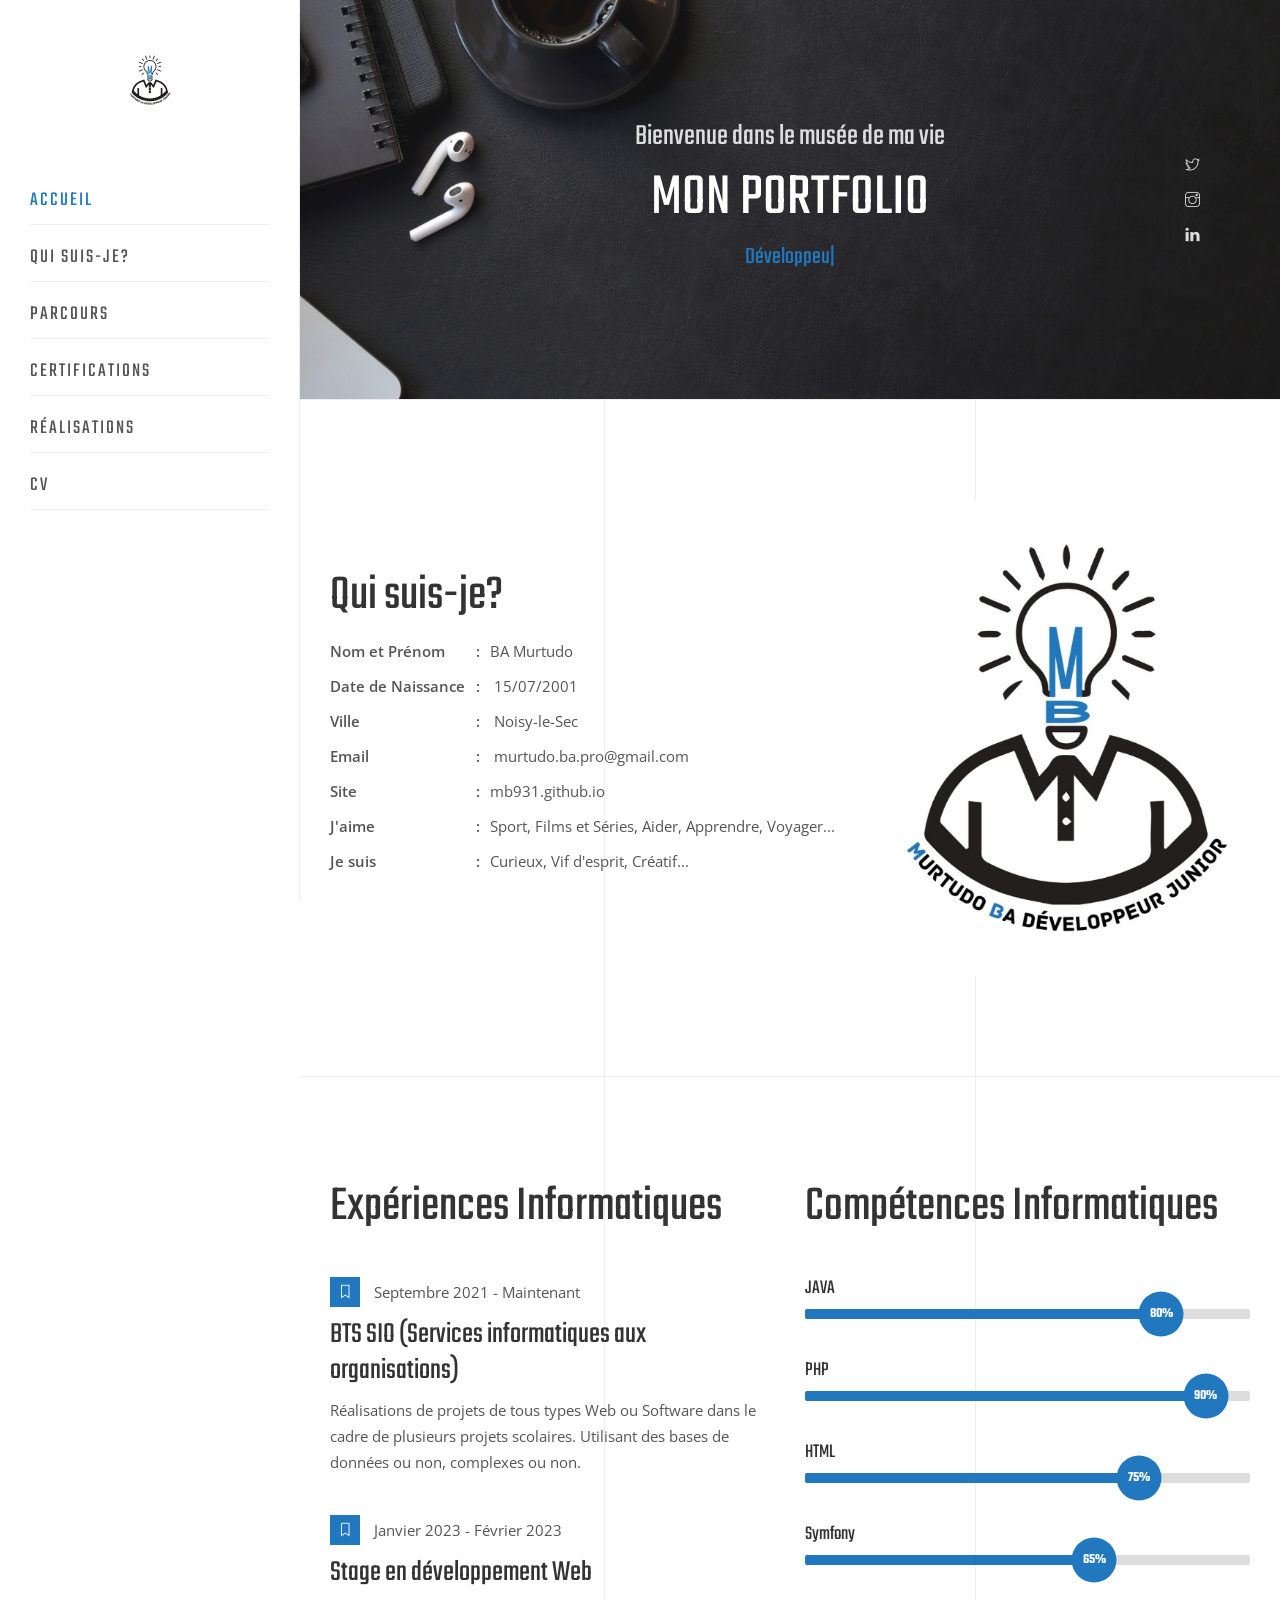
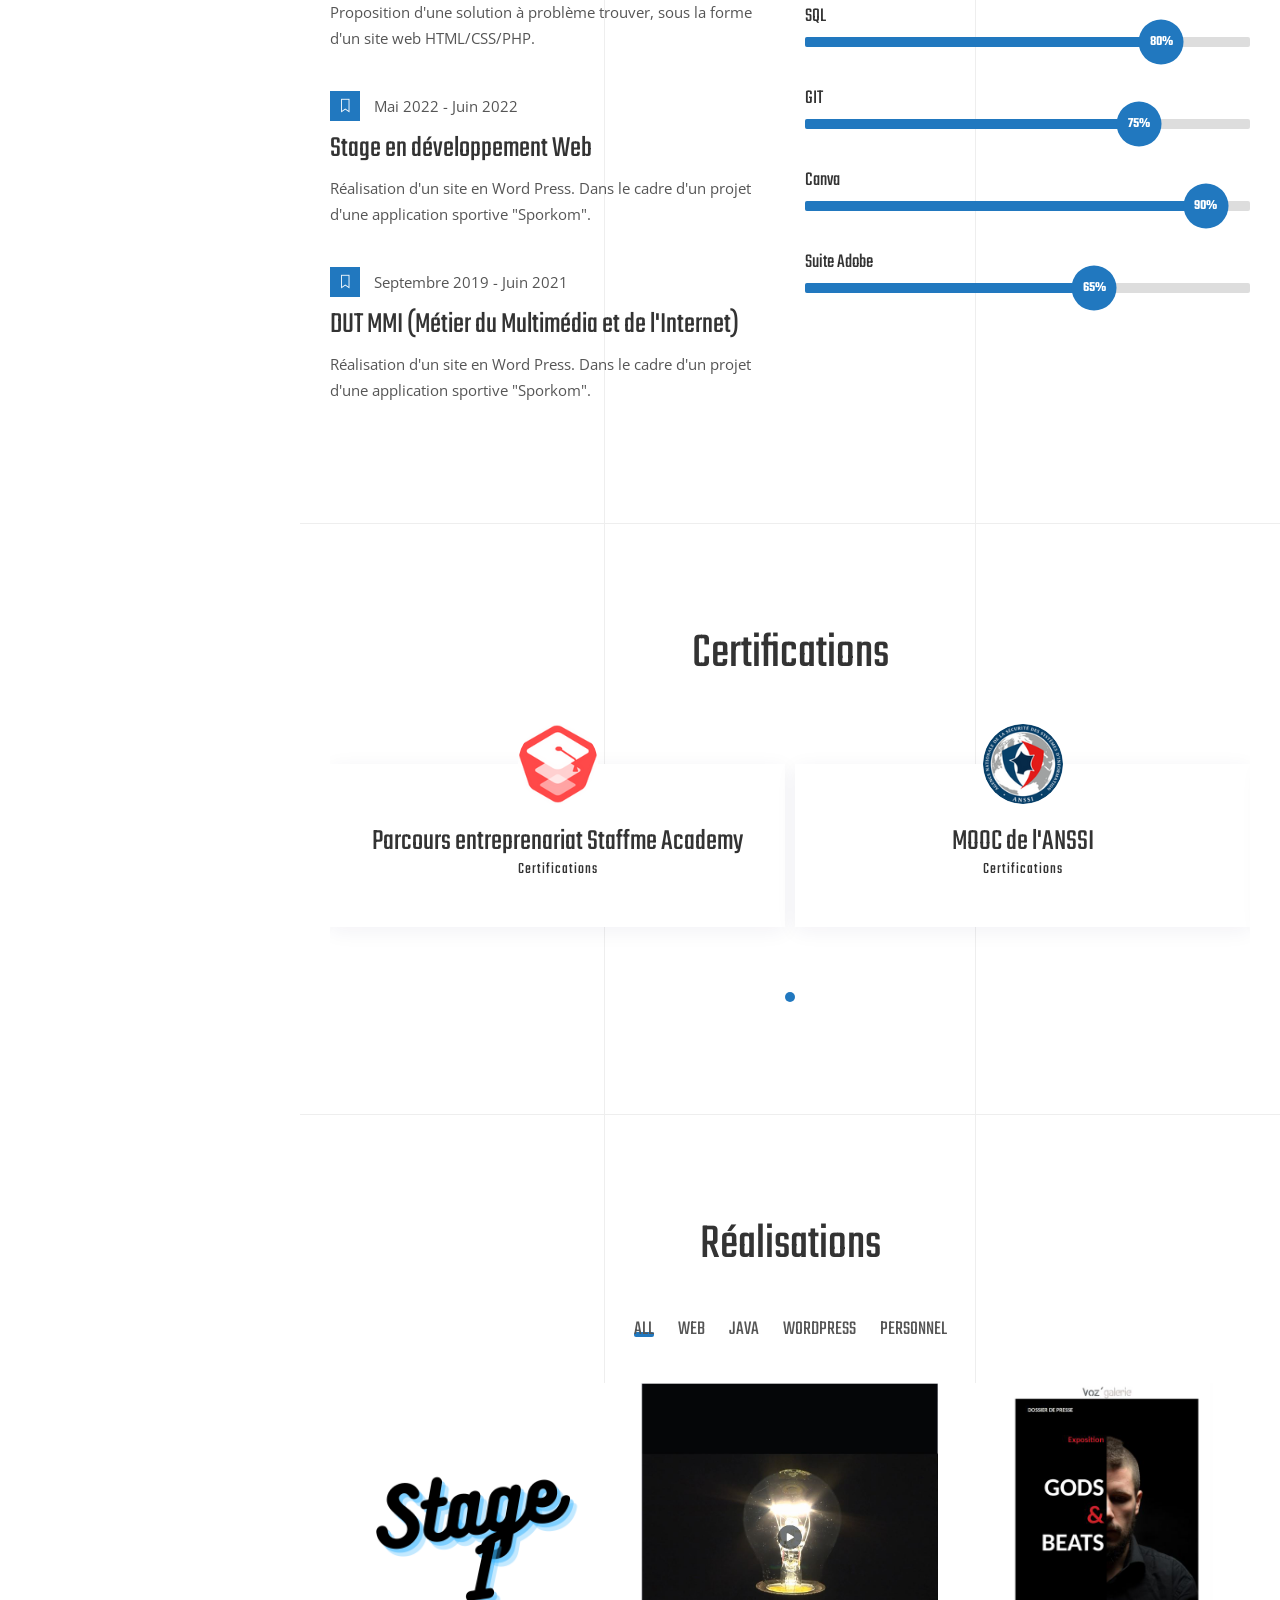
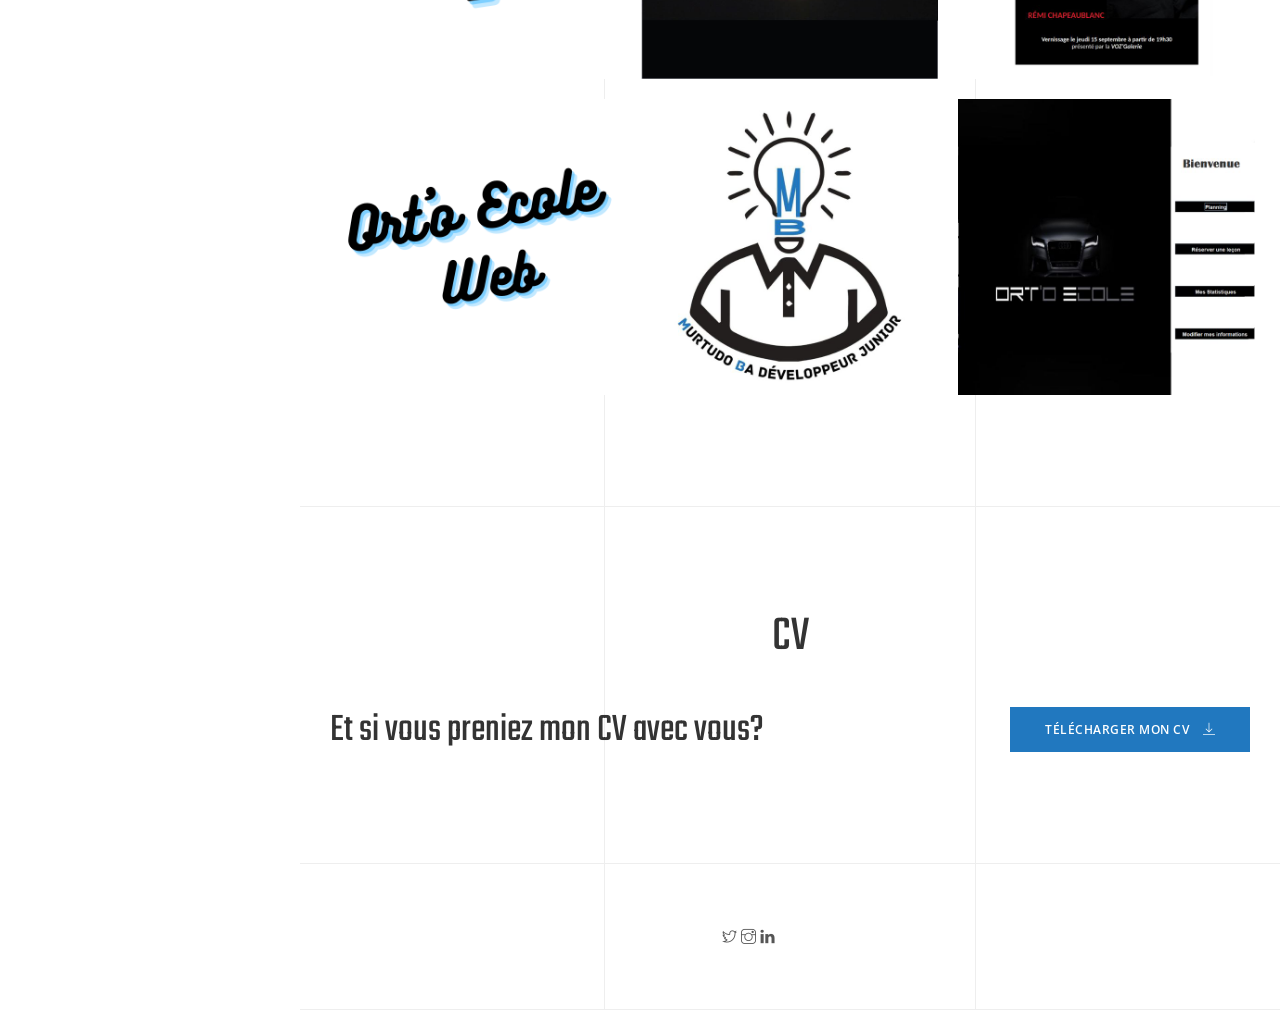
<file: index.html>
<!DOCTYPE html>
<!--[if lt IE 7]>      <html class="no-js lt-ie9 lt-ie8 lt-ie7" lang=""> <![endif]-->
<!--[if IE 7]>         <html class="no-js lt-ie9 lt-ie8" lang=""> <![endif]-->
<!--[if IE 8]>         <html class="no-js lt-ie9" lang=""> <![endif]-->
<!--[if gt IE 8]><!--> <html class="no-js" lang="en"> <!--<![endif]-->
    <head>
       
        <meta charset="utf-8">
        <meta name="viewport" content="width=device-width, initial-scale=1">
        <meta name="description" content="Personal Portfolio / CV / Resume Template">
        <meta name="author" content="DynamicLayers">
        
        <title>MB/Developpeur Web Junior</title>
        
        <link rel="shortcut icon" type="image/x-icon" href="img/mon-logo.png" />
        <link rel="stylesheet" href="css/bootstrap.min.css" />
        <link rel="stylesheet" href="css/bootstrap-menu.css"/>
        <link rel="stylesheet" href="css/animate.min.css" />
        <link rel="stylesheet" href="css/themify-icons.css">
        <link rel="stylesheet" href="css/elegant-line-icons.css">
        <link rel="stylesheet" href="css/venobox/venobox.css"/>
        <link rel="stylesheet" href="css/owl.carousel.css"/>
        <link rel="stylesheet" href="css/owl.theme.default.min.css"/>
        <link rel="stylesheet" href="css/main.css"/>
    </head>
    <body>
        
        <div class="site-preloader-wrap">
            <div class="spinner"></div>
        </div><!-- /.site-preloader-wrap -->

        <div class="dl-fixed-sidebar dl-sidebar-left">
            <div class="dl-header-container">
                <div class="logo">
                    <h1><a href="index.html"><img src="img/mon-logo.png" alt="logo"></a></h1>
                </div>
                <div class="dl-burger-menu">
                    <div class="dl-line-menu dl-line-half dl-first-line"></div>
                    <div class="dl-line-menu"></div>
                    <div class="dl-line-menu dl-line-half dl-last-line"></div>
                </div>
                <nav class="dl-menu-fixed">
                    <ul>
                        <li><a href="#home" data-scroll-nav="0">Accueil</a></li>
                        <li><a href="#services" data-scroll-nav="1">Qui suis-je?</a></li>
                        <li><a href="#about" data-scroll-nav="2">Parcours</a></li>
                        <li><a href="#about" data-scroll-nav="5">Certifications</a></li>
<!--                        <li><a href="#reviews" data-scroll-nav="5">Stage</a></li>-->
                        <li><a href="#portfolios" data-scroll-nav="4">Réalisations</a></li>
<!--                        <li><a href="#services" data-scroll-nav="3">Tableau de compétences</a></li>-->
                        <li><a href="#contact" data-scroll-nav="6">CV</a></li>
                    </ul>
                </nav>
            </div>
        </div><!-- /.dl-fixed-sidebar -->

        <div class="dl-side-content">
            <div class="content-lines-wrapper">
                <div class="content-lines-inner">
                    <div class="content-lines"></div>
                </div>
            </div><!-- /.content-lines-wrapper -->
            
            <header class="hero-section d-flex align-items-center bd-bottom" data-scroll-index="0">
                <div class="container">
                    <div class="hero-content text-center">
                        <h4>Bienvenue dans le musée de ma vie</h4>
                        <h1>Mon portfolio</h1>
                        <h2><span class="typed"></span></h2>
                    </div>
                    <ul class="hero-social">
                       <!-- <li><a href="#"><i class="ti-facebook"></i></a></li>-->
                        <li><a href="#"><i class="ti-twitter"></i></a></li>
                        <li><a href="https://www.instagram.com/mb931._/?next=%2F&hl=fr"><i class="ti-instagram"></i></a></li>
                        <li><a href="https://linkedin.com/in/murtudo-ba-pro"><i class="ti-linkedin"></i></a></li>
<!--                        <li><a href="#"><i class="ti-youtube"></i></a></li>-->
                    </ul>
                </div>
            </header><!-- /.hero-section -->
            
            <section id="about" class="about-section section-padding bd-bottom" data-scroll-index="1">
                <div class="container">
                    <div class="row align-items-center">
                        <div class="col-md-7 sm-padding wow fadeInLeft" data-wow-delay="200ms" data-wow-duration="1000ms">
                            <div class="about-content">
                               <h2>Qui suis-je?</h2>
                                <ul class="profile-info">
                                    <li><span>Nom et Prénom</span>BA Murtudo</li>
                                    <li><span>Date de Naissance</span> 15/07/2001</li>
                                    <li><span>Ville</span> Noisy-le-Sec</li>
                                    <li><span>Email</span> murtudo.ba.pro@gmail.com</li>
                                    <li><span>Site</span><a href="https://mb931.github.io/">mb931.github.io</a></li>
                                    <li><span>J'aime</span>Sport, Films et Séries, Aider, Apprendre, Voyager...</li>
                                    <li><span>Je suis</span>Curieux, Vif d'esprit, Créatif...</li>
                            </div>
                        </div>
                        <div class="col-md-5 sm-padding wow fadeInRight" data-wow-delay="200ms" data-wow-duration="1000ms">
                            <div class="about-bg">
                               <img src="img/about-bg.png" alt="img">
                               <div class="dots"></div>
                            </div>
                        </div>
                    </div>
                </div>
            </section><!-- /.about-section -->
            <section id="resume" class="resume-section section-padding bd-bottom" data-scroll-index="2">
                <div class="container">
                    <div class="row">
                        <div class="col-md-6 sm-padding wow fadeInLeft" data-wow-delay="200ms" data-wow-duration="1000ms">
                            <div class="section-heading mb-40">
                               <h2>Expériences Informatiques</h2>
                            </div>
                            <ul class="exp-list">
                                <li>
                                    <div class="exp-date">
                                        <i class="ti-bookmark"></i>
                                        <span>Septembre 2021 - Maintenant</span>
                                    </div>
                                    <div class="exp-content">
                                        <h4>BTS SIO (Services informatiques aux organisations)</span></h4>
                                        <p>Réalisations de projets de tous types Web ou Software dans le cadre de plusieurs projets scolaires. Utilisant des bases de données ou non, complexes ou non.</p>
                                    </div>
                                </li>
                                <li>
                                    <div class="exp-date">
                                        <i class="ti-bookmark"></i>
                                        <span>Janvier 2023 - Février 2023</span>
                                    </div>
                                    <div class="exp-content">
                                        <h4>Stage en développement Web</span></h4>
                                        <p>Proposition d'une solution à problème trouver, sous la forme d'un site web HTML/CSS/PHP.</p>
                                    </div>
                                </li>
                                <li>
                                    <div class="exp-date">
                                        <i class="ti-bookmark"></i>
                                        <span>Mai 2022 - Juin 2022</span>
                                    </div>
                                    <div class="exp-content">
                                        <h4>Stage en développement Web</span></h4>
                                        <p>Réalisation d'un site en Word Press. Dans le cadre d'un projet d'une application sportive "Sporkom".</p>
                                    </div>
                                </li>
                                <li>
                                    <div class="exp-date">
                                        <i class="ti-bookmark"></i>
                                        <span>Septembre 2019 - Juin 2021</span>
                                    </div>
                                    <div class="exp-content">
                                        <h4>DUT MMI (Métier du Multimédia et de l'Internet)</span></h4>
                                        <p>Réalisation d'un site en Word Press. Dans le cadre d'un projet d'une application sportive "Sporkom".</p>
                                    </div>
                                </li>
                            </ul>
                        </div>
                        <div class="col-md-6 sm-padding wow fadeInRight" data-wow-delay="200ms" data-wow-duration="1000ms">
                            <div class="skill-wrap">
                               <div class="section-heading mb-40">
                                   <h2>Compétences Informatiques </h2>
                               </div>
                                <ul class="skill-items">
                                    <li class="skill-item">
                                        <h5>JAVA</h5>
                                        <div class="progress">
                                            <div class="progress-bar wow slideInLeft" data-wow-delay="0ms" data-wow-duration="2000ms" role="progressbar" style="width: 80%;">
                                            <span>80%</span>
                                            </div>
                                        </div>
                                    </li>
                                    <li class="skill-item">
                                        <h5>PHP</h5>
                                        <div class="progress">
                                            <div class="progress-bar wow slideInLeft" data-wow-delay="200ms" data-wow-duration="2000ms" role="progressbar" style="width: 90%;">
                                            <span>90%</span>
                                            </div>
                                        </div>
                                    </li>

                                    <li class="skill-item">
                                        <h5>HTML</h5>
                                        <div class="progress">
                                            <div class="progress-bar wow slideInLeft" data-wow-delay="300ms" data-wow-duration="2000ms" role="progressbar" style="width: 75%;">
                                                <span>75%</span>
                                            </div>
                                        </div>
                                    </li>
                                    <li class="skill-item">
                                        <h5>Symfony</h5>
                                        <div class="progress">
                                            <div class="progress-bar wow slideInLeft" data-wow-delay="400ms" data-wow-duration="2000ms" role="progressbar" style="width: 65%;">
                                                <span>65%</span>
                                            </div>
                                        </div>
                                    </li>
                                    <li class="skill-item">
                                        <h5>SQL</h5>
                                        <div class="progress">
                                            <div class="progress-bar wow slideInLeft" data-wow-delay="0ms" data-wow-duration="2000ms" role="progressbar" style="width: 80%;">
                                                <span>80%</span>
                                            </div>
                                        </div>
                                    </li>
                                    <li class="skill-item">
                                        <h5>GIT</h5>
                                        <div class="progress">
                                            <div class="progress-bar wow slideInLeft" data-wow-delay="300ms" data-wow-duration="2000ms" role="progressbar" style="width: 75%;">
                                                <span>75%</span>
                                            </div>
                                        </div>
                                    </li>
                                    <li class="skill-item">
                                        <h5>Canva</h5>
                                        <div class="progress">
                                            <div class="progress-bar wow slideInLeft" data-wow-delay="200ms" data-wow-duration="2000ms" role="progressbar" style="width: 90%;">
                                                <span>90%</span>
                                            </div>
                                        </div>
                                    </li>
                                    <li class="skill-item">
                                        <h5>Suite Adobe</h5>
                                        <div class="progress">
                                             <div class="progress-bar wow slideInLeft" data-wow-delay="400ms" data-wow-duration="2000ms" role="progressbar" style="width: 65%;">
                                            <span>65%</span>
                                            </div>
                                        </div>
                                    </li>
                                </ul>
                            </div>
                        </div>
                    </div>
                </div>
            </section><!-- /.resume-section -->
            <section id="reviews" class="testimonial-section section-padding bd-bottom" data-scroll-index="5">
                <div class="container">
                    <div class="section-heading mb-40 text-center wow fadeInUp" data-wow-delay="200ms" data-wow-duration="1000ms">
                        <h2>Certifications</h2>
                    </div>
                    <div id="testimonial-carousel" class="testimonial-carousel owl-carousel">
                        <div class="testimonial-item">
                            <div class="testimonial-innter">
                                <div class="testi-thumb"><img src="img/testi-1.png" alt="img"></div>
                                <div class="testi-content">
                                    <h4>Parcours entreprenariat Staffme Academy<span>Certifications</span></h4>
                                </div>
                            </div>
                        </div>
                        <div class="testimonial-item">
                            <div class="testimonial-innter">
                                <div class="testi-thumb"><img src="img/testi-2.png" alt="img"></div>
                                <div class="testi-content">
                                    <h4>MOOC de l'ANSSI<span>Certifications</span></h4>
                                </div>
                            </div>
                        </div>
                    </div>
                </div>
            </section>
            <section id="portfolios" class="portfolio-section section-padding bd-bottom" data-scroll-index="4">
                <div class="container">
                   <div class="section-heading text-center mb-40 wow fadeInUp" data-wow-delay="200ms" data-wow-duration="1000ms">
                       <h2>Réalisations</h2>
                   </div>
                    <div class="portfolio-wrapper">
                        <ul class="portfolio-filter text-center mb-30">
                            <li class="active" data-filter="*">All</li>
                            <li data-filter=".branding">Web</li>
                            <li data-filter=".design">JAVA</li>
                            <li data-filter=".wordpress">Wordpress</li>
                            <li data-filter=".marketing">Personnel</li>
                        </ul><!-- Portfolio Filter -->
                        <div class="row portfolio-items">
                            <div class="col-md-4 col-sm-6 padding-10 single-item wordpress">
                               <div class="portfolio-box">
                                   <img src="img/port-1.png" alt="img">
                                   <div class="portfolio-content">
<!--                                       <h3><a class="img-popup" href="img/port-1.jpg">Design Studio<span>Branding</span></a></h3>-->
                                       <h3><a href="https://photos.google.com/album/AF1QipN1oGOM7HeSzfHeWg0dX_l2XTZdXkUj5upZWX2b/photo/AF1QipPrEoAsDFQXBadc4VLSvvzphtBcs2us20gjJQV2">Stage 1ère année<span>Imane Voyage</span><span>2021</span></a></h3>
                                   </div>
                               </div>
                            </div>
                            <div class="col-md-4 col-sm-6 padding-10 single-item marketing">
                               <div class="portfolio-box">
                                   <img src="img/port-2.jpg" alt="img">
                                   <div class="portfolio-content">
<!--                                       <h3><a class="img-popup" href="img/port-2.jpg">Réalisation personnel<span>Ma vidéo</span><span>2022</span></a></h3>-->
                                       <h3><a href="https://photos.google.com/album/AF1QipP99O3Fsbv1wR1ga9kcbOcthPvJiLaAJkGmrIbE/photo/AF1QipPkSxhX7oyCq5E92giiLM2tyQzIEOMj8MvBG2ok">Réalisation personnel<span>Ma vidéo</span><span>2022</span></a></h3>
                                   </div>
                               </div>
                            </div>
                            <div class="col-md-4 col-sm-6 padding-10 single-item marketing ">
                               <div class="portfolio-box">
                                   <img src="img/port-3.jpg" alt="img">
                                   <div class="portfolio-content">
                                       <h3><a class="img-popup" href="img/port-3.jpg">Projet Adobe Illustrator DUT MMI<span>Magazine Voz'galerie</span><span>2019</span></a></h3>
                                   </div>
                               </div>
                            </div>
                            <div class="col-md-4 col-sm-6 padding-10 single-item marketing">
                               <div class="portfolio-box">
                                   <img src="img/port-4.jpg" alt="img">
                                   <div class="portfolio-content">
                                       <h3><a class="img-popup" href="img/port-4.jpg">Réalisation personnel<span>Mon Logo</span><span>2022</span></a></h3>
                                   </div>
                               </div>
                            </div>
                            <div class="col-md-4 col-sm-6 padding-10 single-item branding">
                               <div class="portfolio-box">
                                   <img src="img/port-5.png" alt="img">
                                   <div class="portfolio-content">
                                       <h3><a class="img-popup" href="img/port-5.jpg">Design Studio<span>Branding</span></a></h3>
                                   </div>
                               </div>
                            </div>
                            <div class="col-md-4 col-sm-6 padding-10 single-item design">
                               <div class="portfolio-box">
                                   <img src="img/port-6.jpg" alt="img">
                                   <div class="portfolio-content">
<!--                                       <h3><a class="img-popup" href="img/port-6.jpg">Projet JAVA BTS SIO<span>ORT'O ECOLE</span><span>2021</span></a></h3>-->
                                       <h3><a href="https://photos.google.com/album/AF1QipNbvkulhbR1n7OSPnFHIHAFgZ2N2k8zPygTqhGG/photo/AF1QipOxI0WC8dlq5BMxS8Ta4viYzJOqBx4S5yI6pO6V">Projet JAVA BTS SIO<span>ORT'O ECOLE</span><span>2021</span></a></h3>
                                   </div>
                               </div>
                            </div>
                        </div>
                    </div>
                </div>
            </section><!-- /.portfolio-section -->
            <!--<section id="services" class="services-section section-padding bd-bottom" data-scroll-index="3">
                <div class="container">
                    <div class="section-heading mb-40 text-center wow fadeInUp" data-wow-delay="200ms" data-wow-duration="1000ms">
                        <h2>Tableau de compétences</h2>
                    </div>
                    <div class="row">
                        <div class="col-md-4 col-sm-6 sm-padding wow fadeInUp" data-wow-delay="200ms" data-wow-duration="1000ms">
                            <div class="services-item">
                                <i class="icon-genius"></i>
                                <h3>Web Development</h3>
                                <p>Uniquely incentivize systems for reliable market. Authoritatively scale next generation. </p>
                                <div class="dots"></div>
                            </div>
                        </div>
                        <div class="col-md-4 col-sm-6 sm-padding wow fadeInUp" data-wow-delay="400ms" data-wow-duration="1000ms">
                            <div class="services-item">
                                <i class="icon-tools"></i>
                                <h3>UX UI Design</h3>
                                <p>Uniquely incentivize systems for reliable market. Authoritatively scale next generation. </p>
                                <div class="dots"></div>
                            </div>
                        </div>
                        <div class="col-md-4 col-sm-6 sm-padding wow fadeInUp" data-wow-delay="500ms" data-wow-duration="1000ms">
                            <div class="services-item">
                                <i class="icon-search"></i>
                                <h3>Digital Marketing</h3>
                                <p>Uniquely incentivize systems for reliable market. Authoritatively scale next generation. </p>
                                <div class="dots"></div>
                            </div>
                        </div>
                    </div>
                </div>
            </section>&lt;!&ndash; /.services-section &ndash;&gt;-->


            <section id="contact" class="contact-section section-padding" data-scroll-index="6">
                <div class="container">
                    <div class="section-heading mb-40 text-center wow fadeInUp" data-wow-delay="200ms" data-wow-duration="1000ms">
                        <h2>CV</h2>
                    </div>
                    <div class="row">
                        <div class="col-md-6 xs-padding">
                            <div class="cta-content">
                                <h3>Et si vous preniez mon CV avec vous?</h3>
                            </div>
                        </div>
                        <div class="col-md-6 text-right">
                            <a href="pdf/CvStageBTS.pdf" class="default-btn" download="CV Murtudo BA">Télécharger mon CV <i class="ti-download"></i></a>
                        </div>
                    </div>
                </div>
            </section><!-- /.contact-section -->
            
            <footer class="footer-section">
                <div class="container">
                    <div class="row">
                        <div class="col-sm-6">
                            <div class="footer-social text-right">
                                <a href="#"><i class="ti-twitter"></i></a>
                                <a href="https://www.instagram.com/mb931._/?next=%2F&hl=fr"><i class="ti-instagram"></i></a>
                                <a href="https://linkedin.com/in/murtudo-ba-pro"><i class="ti-linkedin"></i></a>
                            </div><!-- /.footer-social -->
                        </div>
                    </div>
                </div>
            </footer><!-- /.footer-section -->
            
        </div><!-- /.dl-side-content -->

        <!-- jQuery -->
        <script src="js/vendor/jquery-1.12.4.min.js"></script>
        <script src="js/vendor/popper.min.js"></script>
        <script src="js/vendor/bootstrap.min.js"></script>
        <script src="js/vendor/scrollit.js"></script>
        <script src="js/vendor/jquery.waypoints.min.js"></script>
        <script src="js/vendor/imagesloaded.pkgd.min.js"></script>
        <script src="js/vendor/venobox.min.js"></script>
        <script src="js/vendor/jquery.isotope.v3.0.2.js"></script>
        <script src="js/vendor/owl.carousel.min.js"></script>
        <script src="js/vendor/typed.min.js"></script>
        <script src="js/vendor/bootstrap-menu.js"></script>
        <script src="js/vendor/wow.min.js"></script>
        <script src="js/contact.js"></script>
        <script src="js/main.js"></script>

    </body>

</html>
</file>
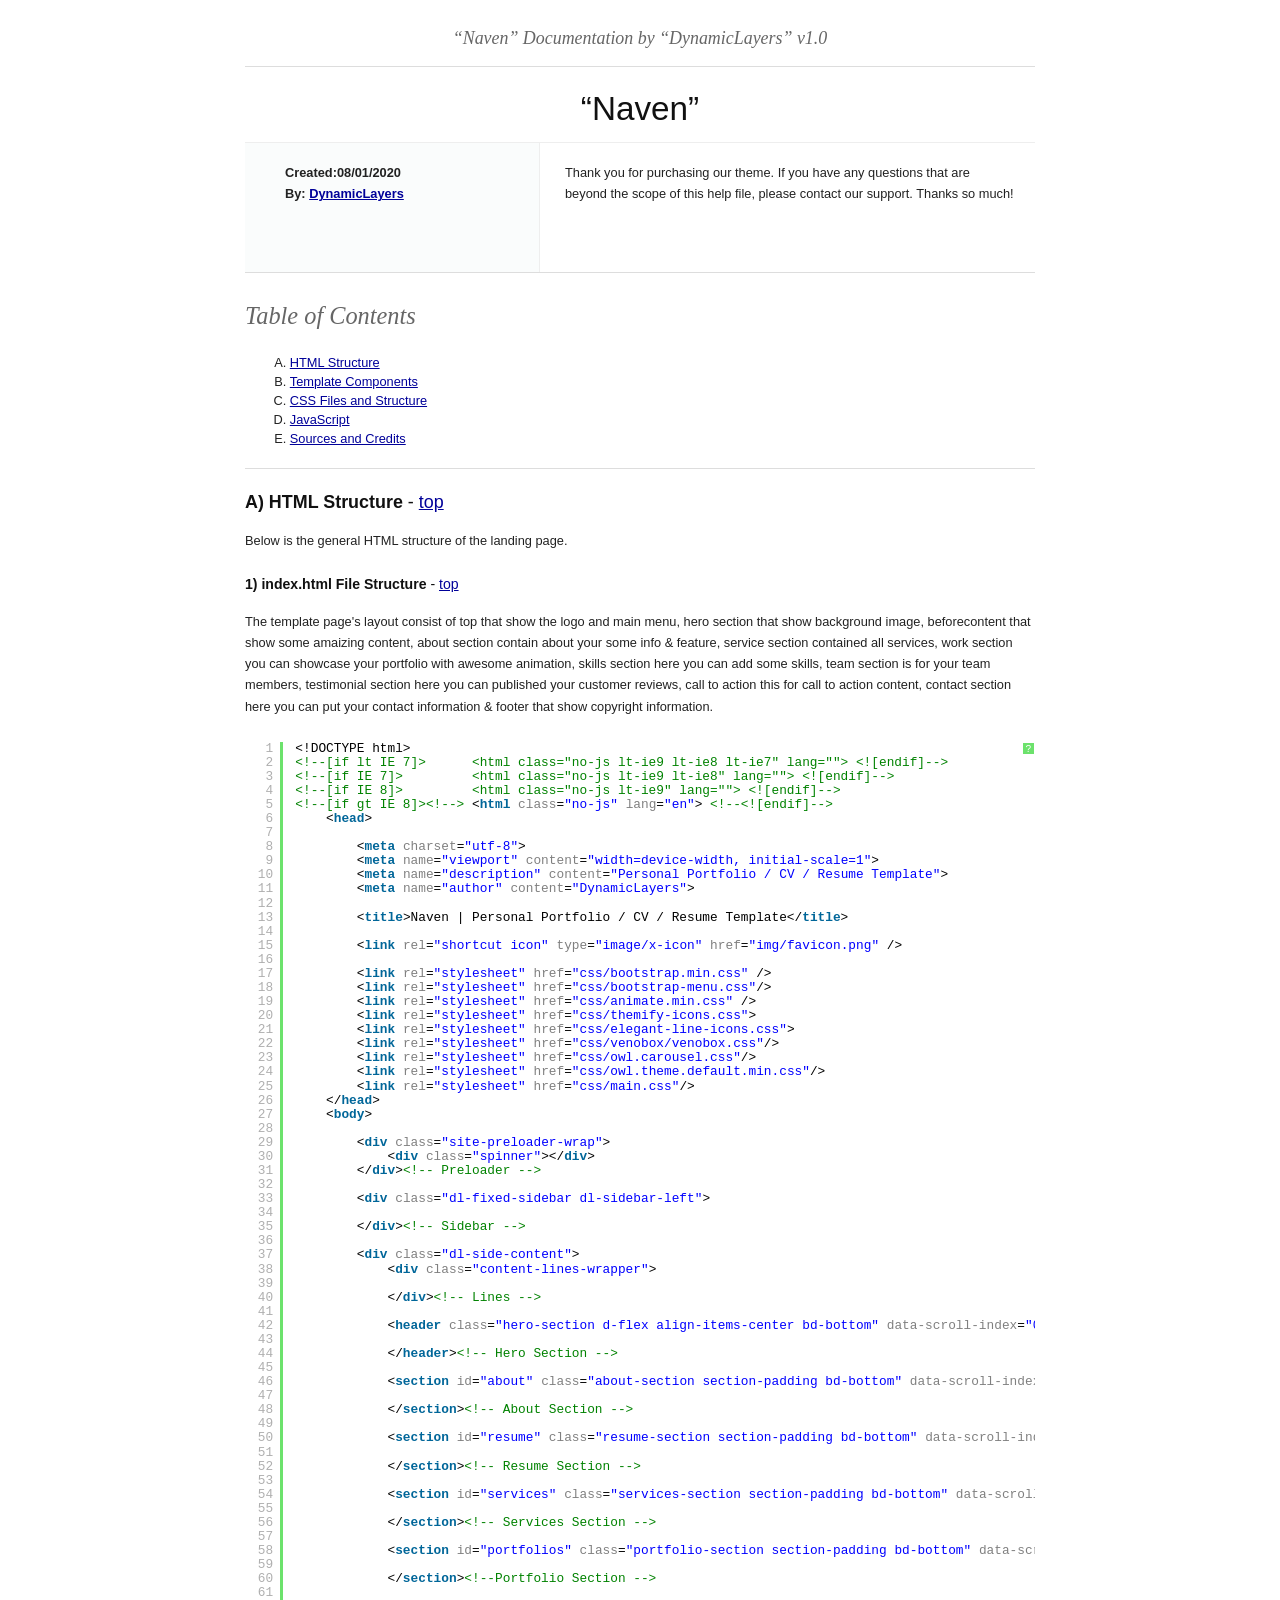
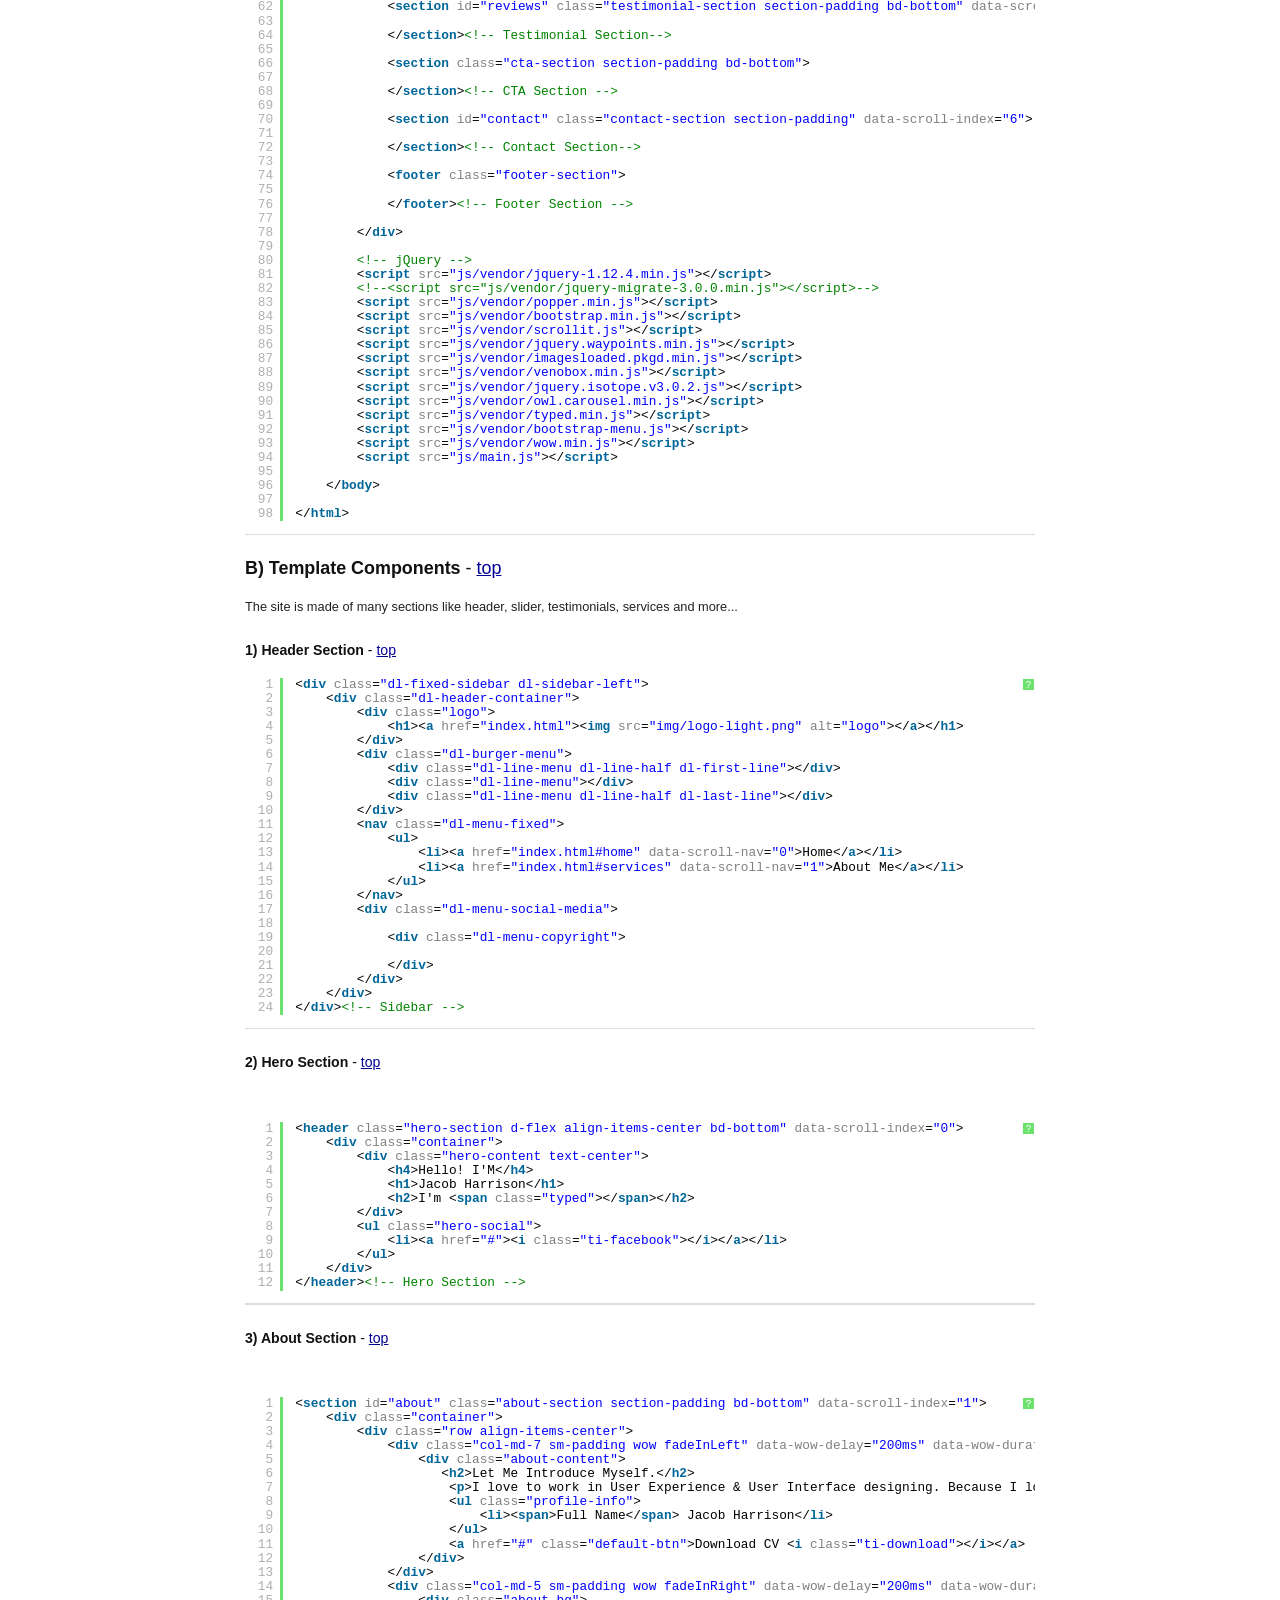
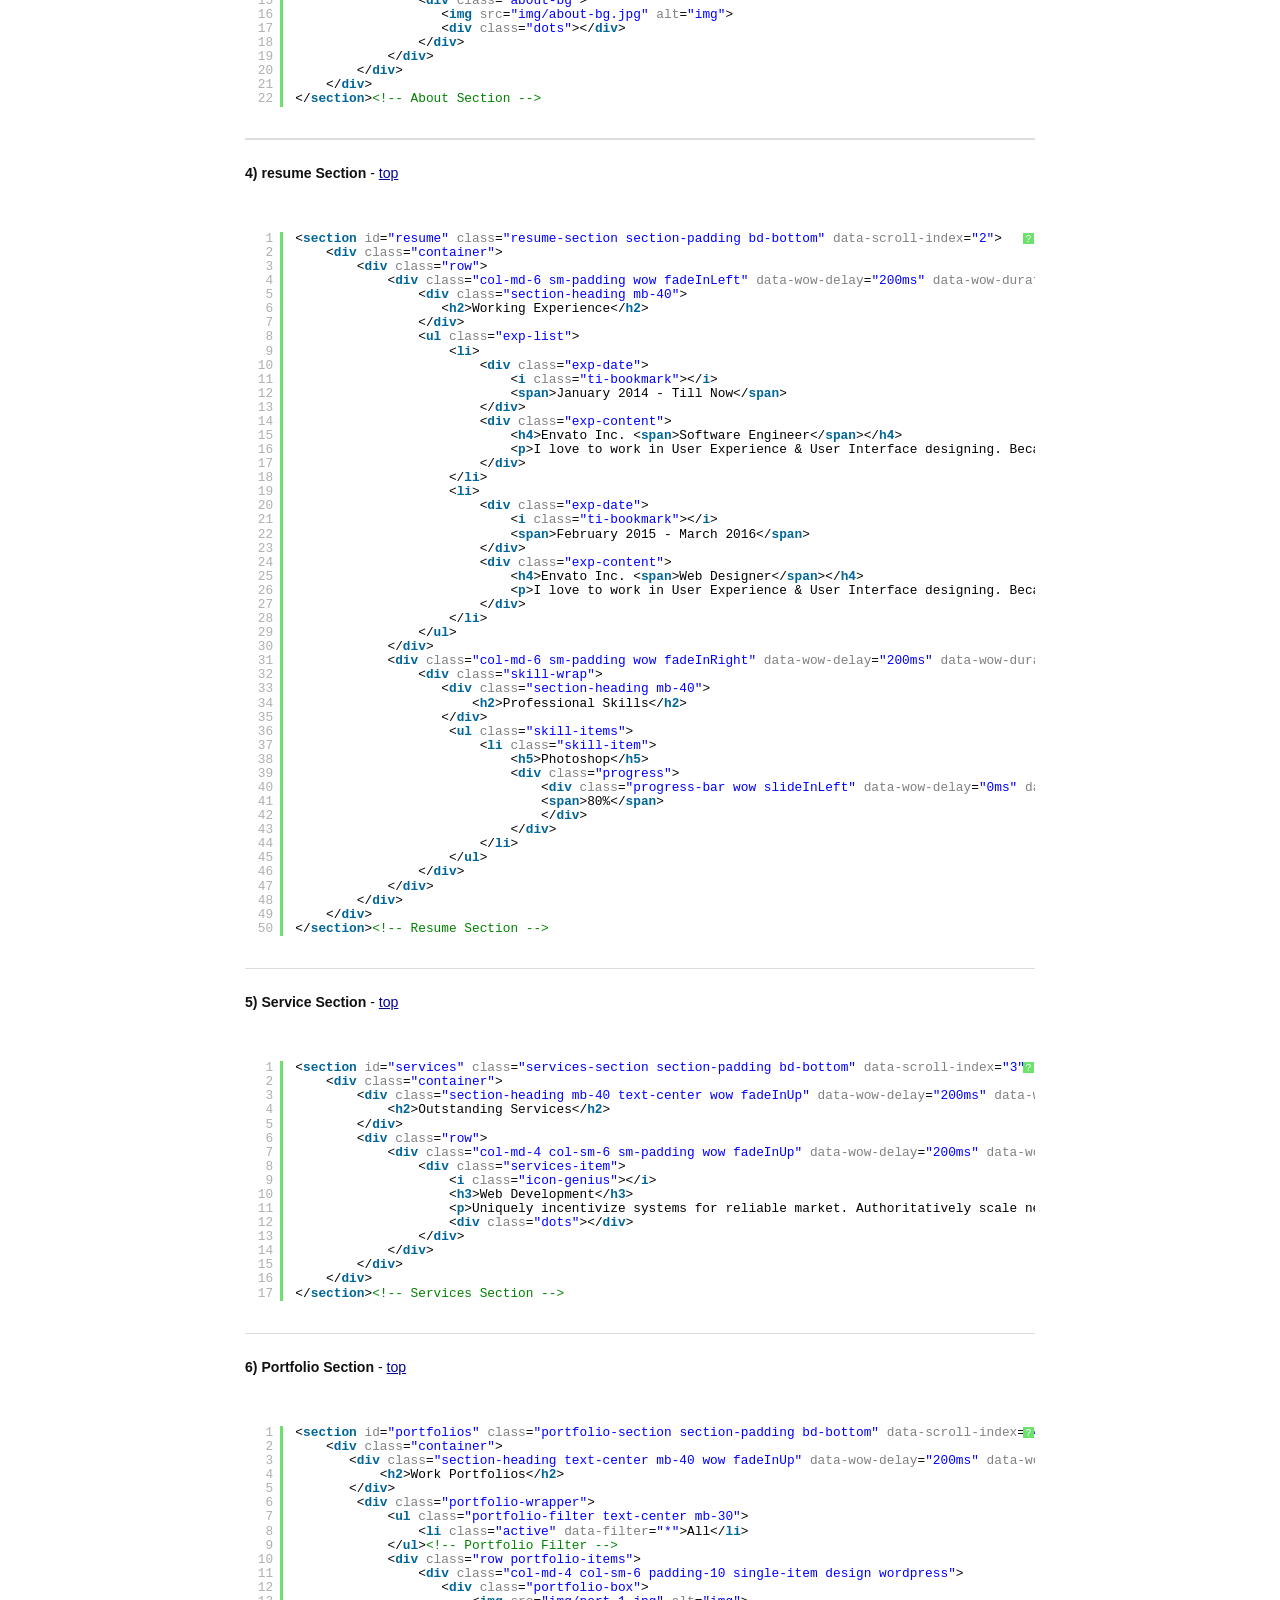
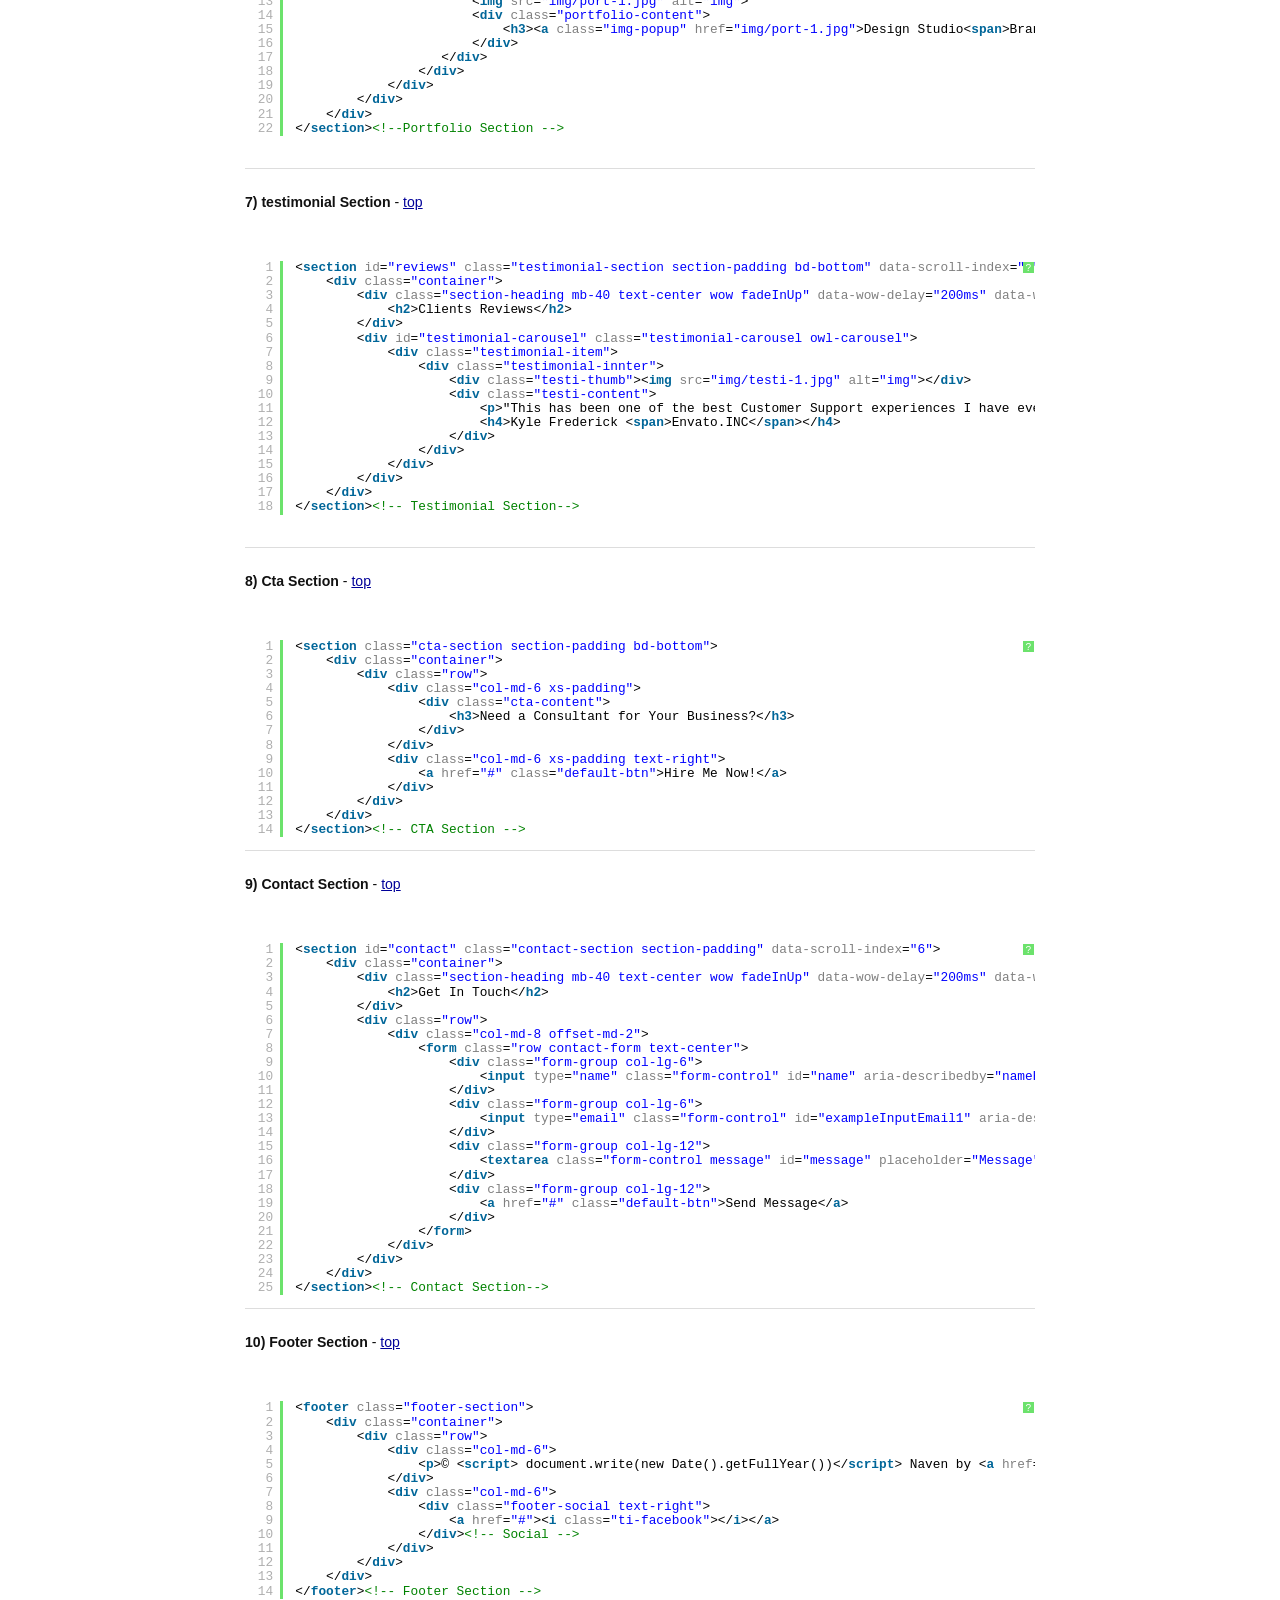
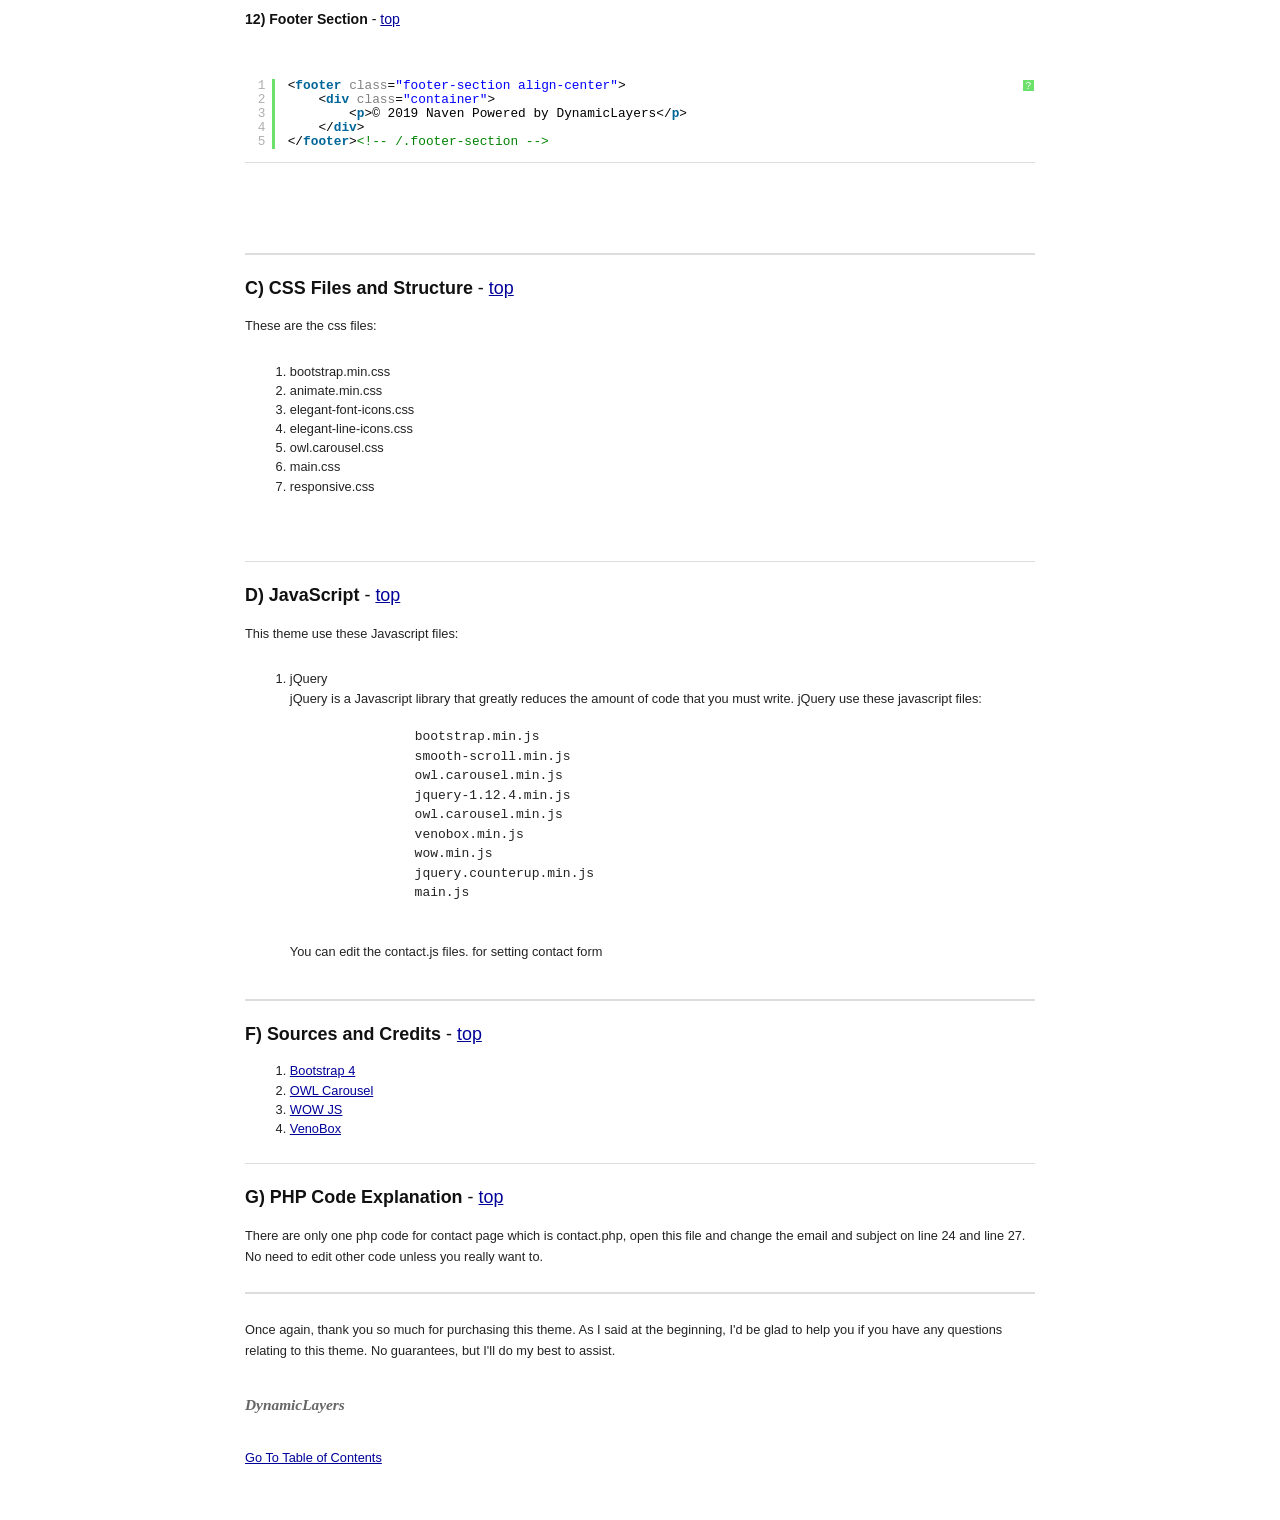
<file: Master Files/Documentation/index.html>
<!DOCTYPE HTML PUBLIC "-//W3C//DTD HTML 4.01//EN" "http://www.w3.org/TR/html4/strict.dtd">
<html>
<head lang="en">
	<meta http-equiv="content-type" content="text/html;charset=utf-8">
	<title>Naven || Personal Portfolio / CV / Resume Template</title>
	<!-- Framework CSS -->
	<link rel="stylesheet" href="assets/blueprint-css/screen.css" type="text/css" media="screen, projection">
	<link rel="stylesheet" href="assets/blueprint-css/print.css" type="text/css" media="print">
	<!--[if lt IE 8]><link rel="stylesheet" href="assets/blueprint-css/ie.css" type="text/css" media="screen, projection"><![endif]-->
	<link rel="stylesheet" href="assets/blueprint-css/plugins/fancy-type/screen.css" type="text/css" media="screen, projection">
	<style type="text/css" media="screen">
		p, table, hr, .box { margin-bottom:25px; }
		.box p { margin-bottom:10px; }
    .added1 {	background-color: #336600;
	color: #FFFFFF;
}
    </style>
 
	<!-- Syntax Highlighter -->
	<link rel="stylesheet" type="text/css" href="syntax-highlighter/styles/shCore.css" media="all">
	<link rel="stylesheet" type="text/css" href="syntax-highlighter/styles/shThemeDefault.css" media="all">
</head>


<body>
	<div class="container">
	
		<h3 class="center alt">&ldquo;Naven&rdquo; Documentation by &ldquo;DynamicLayers&rdquo; v1.0</h3>
		
		<hr>
		
		<h1 class="center">&ldquo;Naven&rdquo;</h1>
		
        <div class="borderTop">
			<div class="span-6 colborder info prepend-1">
			  <p class="prepend-top">
<strong>
					Created:08/01/2020<br>
				By: <a href="http://www.DynamicLayers.com">DynamicLayers</a><br>
				<br>
			    </strong><strong><br>
		        </strong></p>
    </div><!-- end div .span-6 -->		
	
			<div class="span-12 last">
				<p class="prepend-top append-0">Thank you for purchasing our theme. If you have any questions that are beyond the scope of this help file, please contact our support. Thanks so much!</p>
	</div>
	  </div><!-- end div .borderTop -->
		
		<hr>
		
		<h2 id="toc" class="alt">Table of Contents</h2>
		<ol class="alpha">
			<li><a href="#htmlStructure">HTML Structure</a></li>
			<li><a href="#temp-components">Template Components</a></li>
			<li><a href="#cssFiles">CSS Files and Structure</a></li>
			<li><a href="#javascript">JavaScript</a></li>
			<li><a href="#credits">Sources and Credits</a></li>
		</ol>
		
		<hr>
		
		<h3 id="htmlStructure"><strong>A) HTML Structure</strong> - <a href="#toc">top</a></h3>
		<p>Below is the general HTML structure of the landing page.<br>
		</p>              

	  <h4 id="front-html-structures"><strong>1) index.html File Structure</strong> - <a href="#toc">top</a></h4>
	  
      <p>The template page's layout consist of top that show the logo and main menu, hero section  that show background image, beforecontent that show some amaizing content,  about section contain about your some info & feature, service section contained all services, work section you can showcase your portfolio with awesome animation, skills section here you can add some skills, team section is for your team members, testimonial section here you can published your customer reviews, call to action this for call to action content, contact section here you can put your contact information & footer that show copyright information.</p>
        
<pre class="brush: html;" id="front-html-structure-pre">

&lt;!DOCTYPE html>
&lt;!--[if lt IE 7]>      &lt;html class="no-js lt-ie9 lt-ie8 lt-ie7" lang=""> &lt;![endif]-->
&lt;!--[if IE 7]>         &lt;html class="no-js lt-ie9 lt-ie8" lang=""> &lt;![endif]-->
&lt;!--[if IE 8]>         &lt;html class="no-js lt-ie9" lang=""> &lt;![endif]-->
&lt;!--[if gt IE 8]>&lt;!--> &lt;html class="no-js" lang="en"> &lt;!--&lt;![endif]-->
    &lt;head>
       
        &lt;meta charset="utf-8">
        &lt;meta name="viewport" content="width=device-width, initial-scale=1">
		&lt;meta name="description" content="Personal Portfolio / CV / Resume Template">
        &lt;meta name="author" content="DynamicLayers">
        
        &lt;title>Naven | Personal Portfolio / CV / Resume Template&lt;/title>
        
        &lt;link rel="shortcut icon" type="image/x-icon" href="img/favicon.png" />
        
        &lt;link rel="stylesheet" href="css/bootstrap.min.css" />
        &lt;link rel="stylesheet" href="css/bootstrap-menu.css"/>
        &lt;link rel="stylesheet" href="css/animate.min.css" />
        &lt;link rel="stylesheet" href="css/themify-icons.css">
        &lt;link rel="stylesheet" href="css/elegant-line-icons.css">
        &lt;link rel="stylesheet" href="css/venobox/venobox.css"/>
        &lt;link rel="stylesheet" href="css/owl.carousel.css"/>
        &lt;link rel="stylesheet" href="css/owl.theme.default.min.css"/>
        &lt;link rel="stylesheet" href="css/main.css"/>
    &lt;/head>
    &lt;body>
        
        &lt;div class="site-preloader-wrap">
            &lt;div class="spinner">&lt;/div>
        &lt;/div>&lt;!-- Preloader -->

        &lt;div class="dl-fixed-sidebar dl-sidebar-left">
            
        &lt;/div>&lt;!-- Sidebar -->

        &lt;div class="dl-side-content">
            &lt;div class="content-lines-wrapper">
                
            &lt;/div>&lt;!-- Lines -->
            
            &lt;header class="hero-section d-flex align-items-center bd-bottom" data-scroll-index="0">
                
            &lt;/header>&lt;!-- Hero Section -->
            
            &lt;section id="about" class="about-section section-padding bd-bottom" data-scroll-index="1">
                
            &lt;/section>&lt;!-- About Section -->
            
            &lt;section id="resume" class="resume-section section-padding bd-bottom" data-scroll-index="2">
                
            &lt;/section>&lt;!-- Resume Section -->
            
            &lt;section id="services" class="services-section section-padding bd-bottom" data-scroll-index="3">
                
            &lt;/section>&lt;!-- Services Section -->
            
            &lt;section id="portfolios" class="portfolio-section section-padding bd-bottom" data-scroll-index="4">
                
            &lt;/section>&lt;!--Portfolio Section -->
            
            &lt;section id="reviews" class="testimonial-section section-padding bd-bottom" data-scroll-index="5">
                
            &lt;/section>&lt;!-- Testimonial Section-->
            
            &lt;section class="cta-section section-padding bd-bottom">
                
            &lt;/section>&lt;!-- CTA Section -->
            
            &lt;section id="contact" class="contact-section section-padding" data-scroll-index="6">
                
            &lt;/section>&lt;!-- Contact Section-->
            
            &lt;footer class="footer-section">
                
            &lt;/footer>&lt;!-- Footer Section -->
            
        &lt;/div>

        &lt;!-- jQuery -->
        &lt;script src="js/vendor/jquery-1.12.4.min.js">&lt;/script>
        &lt;!--&lt;script src="js/vendor/jquery-migrate-3.0.0.min.js">&lt;/script>-->
        &lt;script src="js/vendor/popper.min.js">&lt;/script>
        &lt;script src="js/vendor/bootstrap.min.js">&lt;/script>
        &lt;script src="js/vendor/scrollit.js">&lt;/script>
        &lt;script src="js/vendor/jquery.waypoints.min.js">&lt;/script>
        &lt;script src="js/vendor/imagesloaded.pkgd.min.js">&lt;/script>
        &lt;script src="js/vendor/venobox.min.js">&lt;/script>
        &lt;script src="js/vendor/jquery.isotope.v3.0.2.js">&lt;/script>
        &lt;script src="js/vendor/owl.carousel.min.js">&lt;/script>
        &lt;script src="js/vendor/typed.min.js">&lt;/script>
        &lt;script src="js/vendor/bootstrap-menu.js">&lt;/script>
        &lt;script src="js/vendor/wow.min.js">&lt;/script>
        &lt;script src="js/main.js">&lt;/script>

    &lt;/body>

&lt;/html>
        </pre>
       <hr>
		

		<h3 id="temp-components"><strong>B) Template Components</strong> - <a href="#toc">top</a></h3>
		<p>The site is made of many sections like header, slider, testimonials, services and more...</p>

<h4 id="slider"><strong>1) Header Section</strong> - <a href="#toc">top</a></h4>


<pre class="brush: html;">
&lt;div class="dl-fixed-sidebar dl-sidebar-left">
	&lt;div class="dl-header-container">
		&lt;div class="logo">
			&lt;h1>&lt;a href="index.html">&lt;img src="img/logo-light.png" alt="logo">&lt;/a>&lt;/h1>
		&lt;/div>
		&lt;div class="dl-burger-menu">
			&lt;div class="dl-line-menu dl-line-half dl-first-line">&lt;/div>
			&lt;div class="dl-line-menu">&lt;/div>
			&lt;div class="dl-line-menu dl-line-half dl-last-line">&lt;/div>
		&lt;/div>
		&lt;nav class="dl-menu-fixed">
			&lt;ul>
				&lt;li>&lt;a href="index.html#home" data-scroll-nav="0">Home&lt;/a>&lt;/li>
				&lt;li>&lt;a href="index.html#services" data-scroll-nav="1">About Me&lt;/a>&lt;/li>
			&lt;/ul>
		&lt;/nav>
		&lt;div class="dl-menu-social-media">
		   
			&lt;div class="dl-menu-copyright">
				
			&lt;/div>
		&lt;/div>
	&lt;/div>
&lt;/div>&lt;!-- Sidebar -->
</pre>
        
        
	  <hr>
<h4 id="portfolio"><strong>2) Hero Section</strong> - <a href="#toc">top</a></h4>
  <br>
<pre class="brush: html;">
&lt;header class="hero-section d-flex align-items-center bd-bottom" data-scroll-index="0">
	&lt;div class="container">
		&lt;div class="hero-content text-center">
			&lt;h4>Hello! I'M&lt;/h4>
			&lt;h1>Jacob Harrison&lt;/h1>
			&lt;h2>I'm &lt;span class="typed">&lt;/span>&lt;/h2>
		&lt;/div>
		&lt;ul class="hero-social">
			&lt;li>&lt;a href="#">&lt;i class="ti-facebook">&lt;/i>&lt;/a>&lt;/li>
		&lt;/ul>
	&lt;/div>
&lt;/header>&lt;!-- Hero Section -->
</pre>

<hr>

<h4 id="portfolio"><strong>3) About Section</strong> - <a href="#toc">top</a></h4>
  <br>
<pre class="brush: html;">
&lt;section id="about" class="about-section section-padding bd-bottom" data-scroll-index="1">
	&lt;div class="container">
		&lt;div class="row align-items-center">
			&lt;div class="col-md-7 sm-padding wow fadeInLeft" data-wow-delay="200ms" data-wow-duration="1000ms">
				&lt;div class="about-content">
				   &lt;h2>Let Me Introduce Myself.&lt;/h2>
					&lt;p>I love to work in User Experience & User Interface designing. Because I love to solve the design problem and find easy and better solutions to solve it. I always try my best to make good user interface with the best user experience.&lt;/p>
					&lt;ul class="profile-info">
						&lt;li>&lt;span>Full Name&lt;/span> Jacob Harrison&lt;/li>
					&lt;/ul>
					&lt;a href="#" class="default-btn">Download CV &lt;i class="ti-download">&lt;/i>&lt;/a>
				&lt;/div>
			&lt;/div>
			&lt;div class="col-md-5 sm-padding wow fadeInRight" data-wow-delay="200ms" data-wow-duration="1000ms">
				&lt;div class="about-bg">
				   &lt;img src="img/about-bg.jpg" alt="img">
				   &lt;div class="dots">&lt;/div>
				&lt;/div>
			&lt;/div>
		&lt;/div>
	&lt;/div>
&lt;/section>&lt;!-- About Section -->
</pre>

<br>

<hr>

<h4 id="portfolio"><strong>4) resume Section</strong> - <a href="#toc">top</a></h4>
  <br>
<pre class="brush: html;">
&lt;section id="resume" class="resume-section section-padding bd-bottom" data-scroll-index="2">
	&lt;div class="container">
		&lt;div class="row">
			&lt;div class="col-md-6 sm-padding wow fadeInLeft" data-wow-delay="200ms" data-wow-duration="1000ms">
				&lt;div class="section-heading mb-40">
				   &lt;h2>Working Experience&lt;/h2>
				&lt;/div>
				&lt;ul class="exp-list">
					&lt;li>
						&lt;div class="exp-date">
							&lt;i class="ti-bookmark">&lt;/i>
							&lt;span>January 2014 - Till Now&lt;/span>
						&lt;/div>
						&lt;div class="exp-content">
							&lt;h4>Envato Inc. &lt;span>Software Engineer&lt;/span>&lt;/h4>
							&lt;p>I love to work in User Experience & User Interface designing. Because I love to solve the design problem and find easy and better solutions to solve it.&lt;/p>
						&lt;/div>
					&lt;/li>
					&lt;li>
						&lt;div class="exp-date">
							&lt;i class="ti-bookmark">&lt;/i>
							&lt;span>February 2015 - March 2016&lt;/span>
						&lt;/div>
						&lt;div class="exp-content">
							&lt;h4>Envato Inc. &lt;span>Web Designer&lt;/span>&lt;/h4>
							&lt;p>I love to work in User Experience & User Interface designing. Because I love to solve the design problem and find easy and better solutions to solve it.&lt;/p>
						&lt;/div>
					&lt;/li>
				&lt;/ul>
			&lt;/div>
			&lt;div class="col-md-6 sm-padding wow fadeInRight" data-wow-delay="200ms" data-wow-duration="1000ms">
				&lt;div class="skill-wrap">
				   &lt;div class="section-heading mb-40">
					   &lt;h2>Professional Skills&lt;/h2>
				   &lt;/div>
					&lt;ul class="skill-items">
						&lt;li class="skill-item">
							&lt;h5>Photoshop&lt;/h5>
							&lt;div class="progress">
								&lt;div class="progress-bar wow slideInLeft" data-wow-delay="0ms" data-wow-duration="2000ms" role="progressbar" style="width: 80%;">
								&lt;span>80%&lt;/span>
								&lt;/div>
							&lt;/div>
						&lt;/li>
					&lt;/ul>
				&lt;/div>
			&lt;/div>
		&lt;/div>
	&lt;/div>
&lt;/section>&lt;!-- Resume Section -->
</pre>

<br>

<hr />

<h4 id="portfolio"><strong>5) Service Section</strong> - <a href="#toc">top</a></h4>
  <br>
<pre class="brush: html;">
&lt;section id="services" class="services-section section-padding bd-bottom" data-scroll-index="3">
	&lt;div class="container">
		&lt;div class="section-heading mb-40 text-center wow fadeInUp" data-wow-delay="200ms" data-wow-duration="1000ms">
			&lt;h2>Outstanding Services&lt;/h2>
		&lt;/div>
		&lt;div class="row">
			&lt;div class="col-md-4 col-sm-6 sm-padding wow fadeInUp" data-wow-delay="200ms" data-wow-duration="1000ms">
				&lt;div class="services-item">
					&lt;i class="icon-genius">&lt;/i>
					&lt;h3>Web Development&lt;/h3>
					&lt;p>Uniquely incentivize systems for reliable market. Authoritatively scale next generation. &lt;/p>
					&lt;div class="dots">&lt;/div>
				&lt;/div>
			&lt;/div>
		&lt;/div>
	&lt;/div>
&lt;/section>&lt;!-- Services Section -->
</pre>

<br>

<hr />

<h4 id="portfolio"><strong>6) Portfolio Section</strong> - <a href="#toc">top</a></h4>
  <br>
<pre class="brush: html;">
&lt;section id="portfolios" class="portfolio-section section-padding bd-bottom" data-scroll-index="4">
	&lt;div class="container">
	   &lt;div class="section-heading text-center mb-40 wow fadeInUp" data-wow-delay="200ms" data-wow-duration="1000ms">
		   &lt;h2>Work Portfolios&lt;/h2>
	   &lt;/div>
		&lt;div class="portfolio-wrapper">
			&lt;ul class="portfolio-filter text-center mb-30">
				&lt;li class="active" data-filter="*">All&lt;/li>
			&lt;/ul>&lt;!-- Portfolio Filter -->
			&lt;div class="row portfolio-items">
				&lt;div class="col-md-4 col-sm-6 padding-10 single-item design wordpress">
				   &lt;div class="portfolio-box">
					   &lt;img src="img/port-1.jpg" alt="img">
					   &lt;div class="portfolio-content">
						   &lt;h3>&lt;a class="img-popup" href="img/port-1.jpg">Design Studio&lt;span>Branding&lt;/span>&lt;/a>&lt;/h3>
					   &lt;/div>
				   &lt;/div>
				&lt;/div>
			&lt;/div>
		&lt;/div>
	&lt;/div>
&lt;/section>&lt;!--Portfolio Section -->
</pre>

<br>

<hr />

<h4 id="portfolio"><strong>7) testimonial Section</strong> - <a href="#toc">top</a></h4>
  <br>
<pre class="brush: html;">
&lt;section id="reviews" class="testimonial-section section-padding bd-bottom" data-scroll-index="5">
	&lt;div class="container">
		&lt;div class="section-heading mb-40 text-center wow fadeInUp" data-wow-delay="200ms" data-wow-duration="1000ms">
			&lt;h2>Clients Reviews&lt;/h2>
		&lt;/div>
		&lt;div id="testimonial-carousel" class="testimonial-carousel owl-carousel">
			&lt;div class="testimonial-item">
				&lt;div class="testimonial-innter">
					&lt;div class="testi-thumb">&lt;img src="img/testi-1.jpg" alt="img">&lt;/div>
					&lt;div class="testi-content">
						&lt;p>"This has been one of the best Customer Support experiences I have ever had. The design of the theme also, AMAZING! Thank you so much for all your help DynamicLayers!"&lt;/p>
						&lt;h4>Kyle Frederick &lt;span>Envato.INC&lt;/span>&lt;/h4>
					&lt;/div>
				&lt;/div>
			&lt;/div>
		&lt;/div>
	&lt;/div>
&lt;/section>&lt;!-- Testimonial Section-->
</pre>

<br>

<hr />

<h4 id="portfolio"><strong>8) Cta Section</strong> - <a href="#toc">top</a></h4>
  <br>
<pre class="brush: html;">
&lt;section class="cta-section section-padding bd-bottom">
	&lt;div class="container">
		&lt;div class="row">
			&lt;div class="col-md-6 xs-padding">
				&lt;div class="cta-content">
					&lt;h3>Need a Consultant for Your Business?&lt;/h3>
				&lt;/div>
			&lt;/div>
			&lt;div class="col-md-6 xs-padding text-right">
				&lt;a href="#" class="default-btn">Hire Me Now!&lt;/a>
			&lt;/div>
		&lt;/div>
	&lt;/div>
&lt;/section>&lt;!-- CTA Section -->
</pre>

<hr />


<h4 id="portfolio"><strong>9) Contact Section </strong> - <a href="#toc">top</a></h4>
  <br>
<pre class="brush: html;">
&lt;section id="contact" class="contact-section section-padding" data-scroll-index="6">
	&lt;div class="container">
		&lt;div class="section-heading mb-40 text-center wow fadeInUp" data-wow-delay="200ms" data-wow-duration="1000ms">
			&lt;h2>Get In Touch&lt;/h2>
		&lt;/div>
		&lt;div class="row">
			&lt;div class="col-md-8 offset-md-2">
				&lt;form class="row contact-form text-center">
					&lt;div class="form-group col-lg-6">
						&lt;input type="name" class="form-control" id="name" aria-describedby="nameHelp" placeholder="Your name">
					&lt;/div>
					&lt;div class="form-group col-lg-6">
						&lt;input type="email" class="form-control" id="exampleInputEmail1" aria-describedby="emailHelp" placeholder="Enter email">
					&lt;/div>
					&lt;div class="form-group col-lg-12">
						&lt;textarea class="form-control message" id="message" placeholder="Message">&lt;/textarea>
					&lt;/div>
					&lt;div class="form-group col-lg-12">
						&lt;a href="#" class="default-btn">Send Message&lt;/a>
					&lt;/div>
				&lt;/form>
			&lt;/div>
		&lt;/div>
	&lt;/div>
&lt;/section>&lt;!-- Contact Section-->
</pre>

<hr />

<h4 id="portfolio"><strong>10) Footer Section </strong> - <a href="#toc">top</a></h4>
  <br>
<pre class="brush: html;">
&lt;footer class="footer-section">
	&lt;div class="container">
		&lt;div class="row">
			&lt;div class="col-md-6">
				&lt;p>© &lt;script> document.write(new Date().getFullYear())&lt;/script> Naven by &lt;a href="#">DynamicLayers&lt;/a>&lt;/p>
			&lt;/div>
			&lt;div class="col-md-6">
				&lt;div class="footer-social text-right">
					&lt;a href="#">&lt;i class="ti-facebook">&lt;/i>&lt;/a>
				&lt;/div>&lt;!-- Social -->
			&lt;/div>
		&lt;/div>
	&lt;/div>
&lt;/footer>&lt;!-- Footer Section -->
</pre>
<h4 id="portfolio"><strong>12) Footer Section</strong> - <a href="#toc">top</a></h4>
  <br>
<pre class="brush: html;">
&lt;footer class="footer-section align-center">
	&lt;div class="container">
		&lt;p>&copy; 2019 Naven Powered by DynamicLayers&lt;/p>
	&lt;/div>
&lt;/footer>&lt;!-- /.footer-section -->
</pre>

<hr />

  <br>

<p>&nbsp;</p>

	  <hr>
		<h3 id="cssFiles"><strong>C) CSS Files and Structure</strong> - <a href="#toc">top</a></h3>
		 <p>These are the css files:</p>
		<ol>
			<li>bootstrap.min.css</li> 
			<li>animate.min.css</li> 
			<li>elegant-font-icons.css</li> 
			<li>elegant-line-icons.css</li> 
			<li>owl.carousel.css</li> 
			<li>main.css </li>
	        <li>responsive.css</li>
	  </ol>

	  
<p>&nbsp;</p>
	  <hr>
		
		<h3 id="javascript"><strong>D) JavaScript</strong> - <a href="#toc">top</a></h3>
		
		<p>This theme use these Javascript files:</p>
		
		<ol>
		  <li>jQuery<br>
		    jQuery is a Javascript library that greatly reduces the amount of code that you must write. jQuery use these javascript files:
		    <pre>
            	bootstrap.min.js
                smooth-scroll.min.js
                owl.carousel.min.js
                jquery-1.12.4.min.js
                owl.carousel.min.js
                venobox.min.js
                wow.min.js
                jquery.counterup.min.js
                main.js
            </pre>
		    You can edit the contact.js files. for setting contact form
		    <br>
            <br>
		  </li>
	  </ol>
		
<hr>
		
		<h3 id="credits"><strong>F) Sources and Credits</strong> - <a href="#toc">top</a></h3>
		<ol>
			<li><a href="http://getbootstrap.com" target="_blank">Bootstrap 4</a></li>
			<li><a href="http://www.owlcarousel.owlgraphic.com" target="_blank">OWL Carousel</a></li>
			<li><a href="https://wowjs.uk/" target="_blank">WOW JS</a></li>
			<li><a href="http://veno.es/venobox/" target="_blank">VenoBox</a></li>
		</ol>
	    <p>
      
    <hr>
        <h3 id="php"><strong>G) PHP Code Explanation </strong> - <a href="#toc">top</a></h3>
        <p>There are only one php code for contact page which is contact.php, open this file and change the email and subject on line 24 and line 27.
         No need to edit other code unless you really want to.
  <hr>
		<p>Once again, thank you so much for purchasing this theme. As I said at the beginning, I'd be glad to help you if you have any questions relating to this theme. No guarantees, but I'll do my best to assist.</p> 
		
	  <p class="append-bottom alt large"><strong>DynamicLayers</strong></p>
		<p><a href="#toc">Go To Table of Contents</a></p>
		
		<hr class="space">
	</div>
<!-- end div .container -->
	<script type="text/javascript" src="syntax-highlighter/scripts/shCore.js"></script> 
	<script type="text/javascript" src="syntax-highlighter/scripts/shBrushXml.js"></script> 
	<script type="text/javascript" src="syntax-highlighter/scripts/shBrushCss.js"></script> 
	<script type="text/javascript" src="syntax-highlighter/scripts/shBrushJScript.js"></script> 
	<script type="text/javascript" src="syntax-highlighter/scripts/shBrushPhp.js"></script> 
	<script type="text/javascript">
     SyntaxHighlighter.all()
</script>
</body>
</html>
</file>
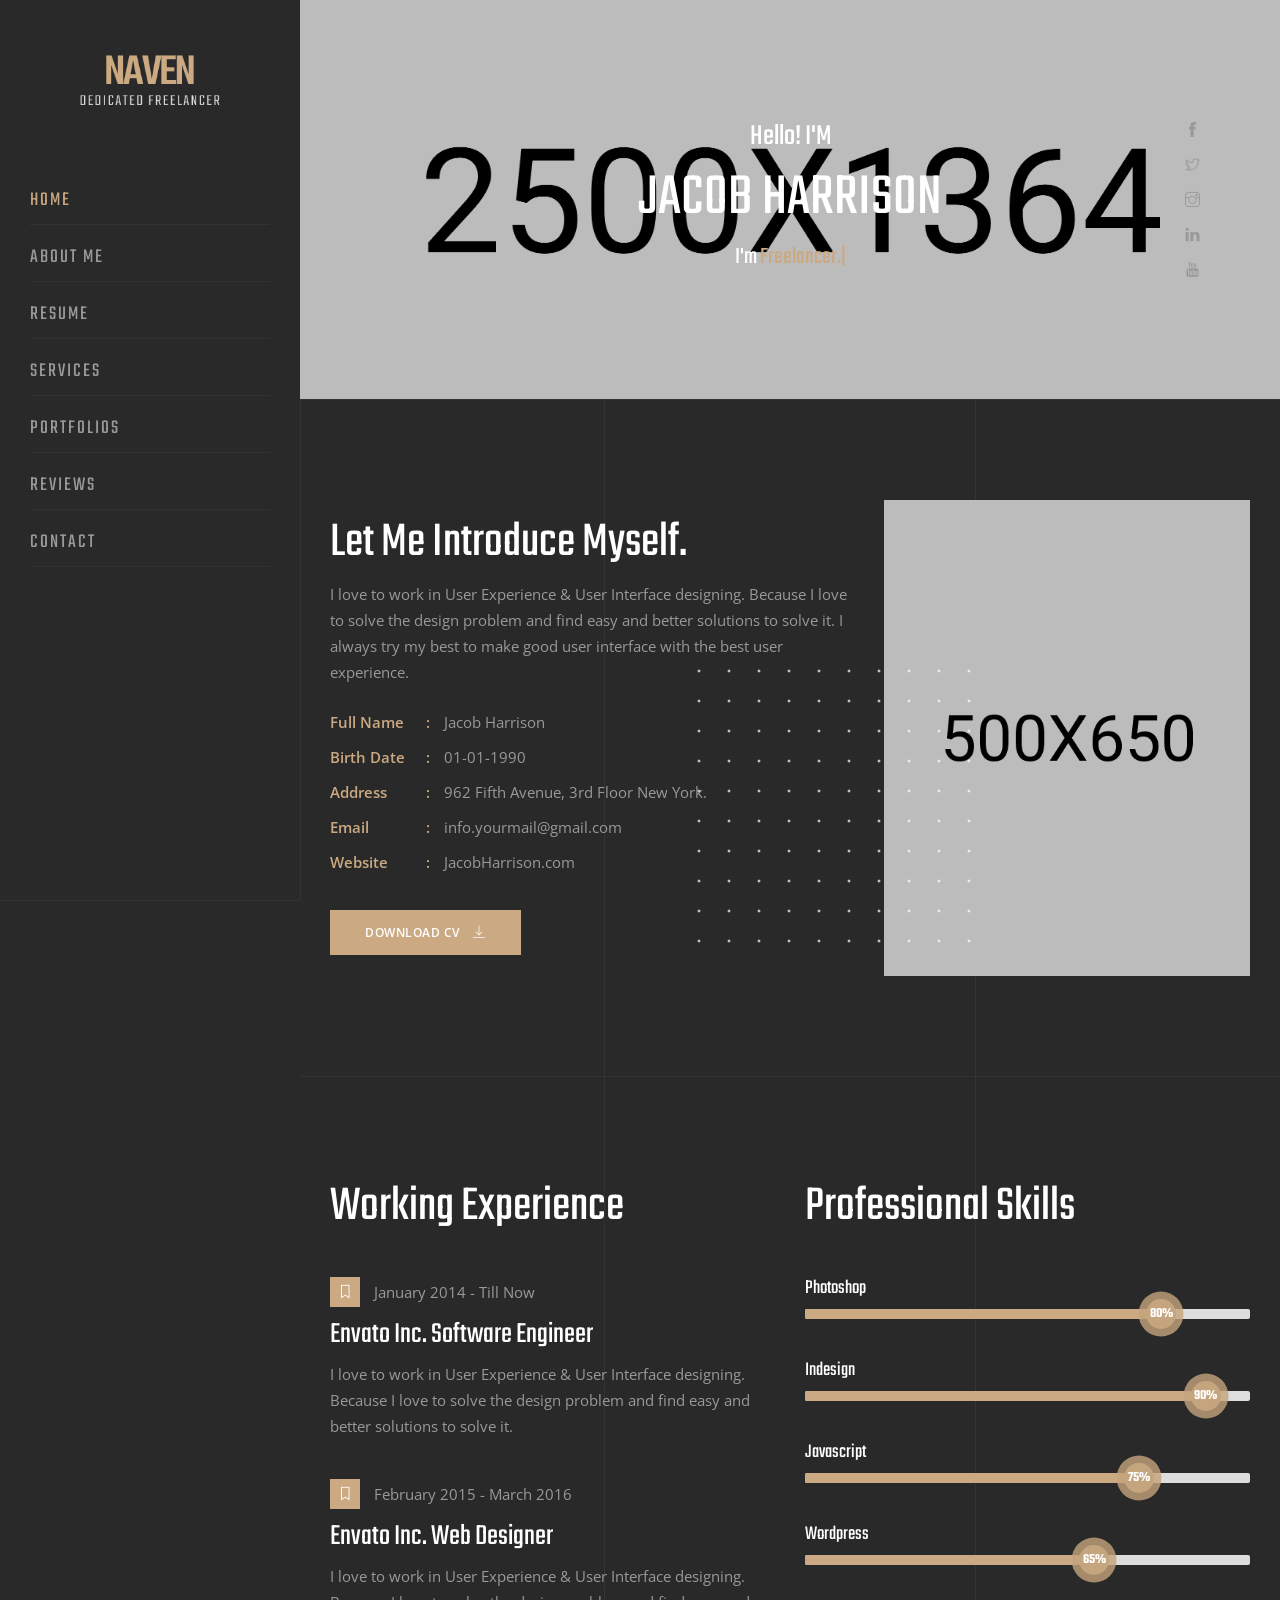
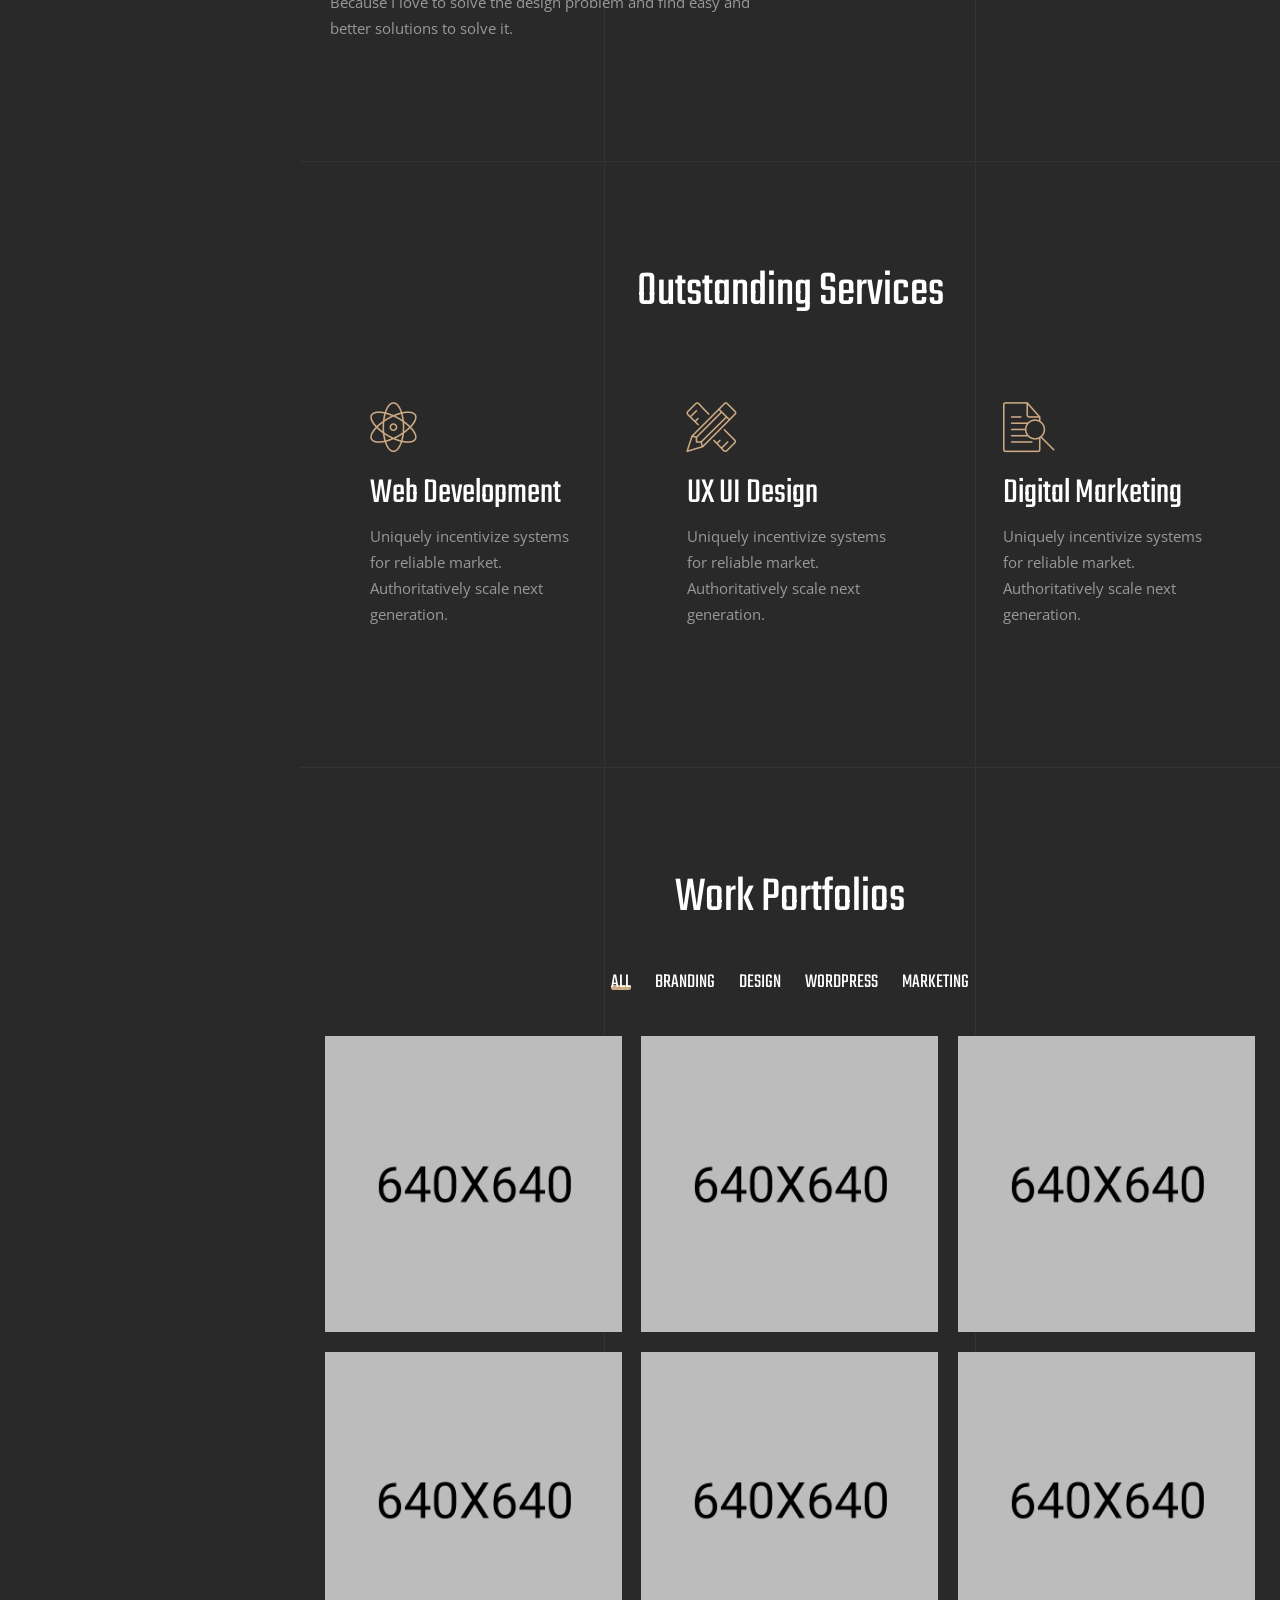
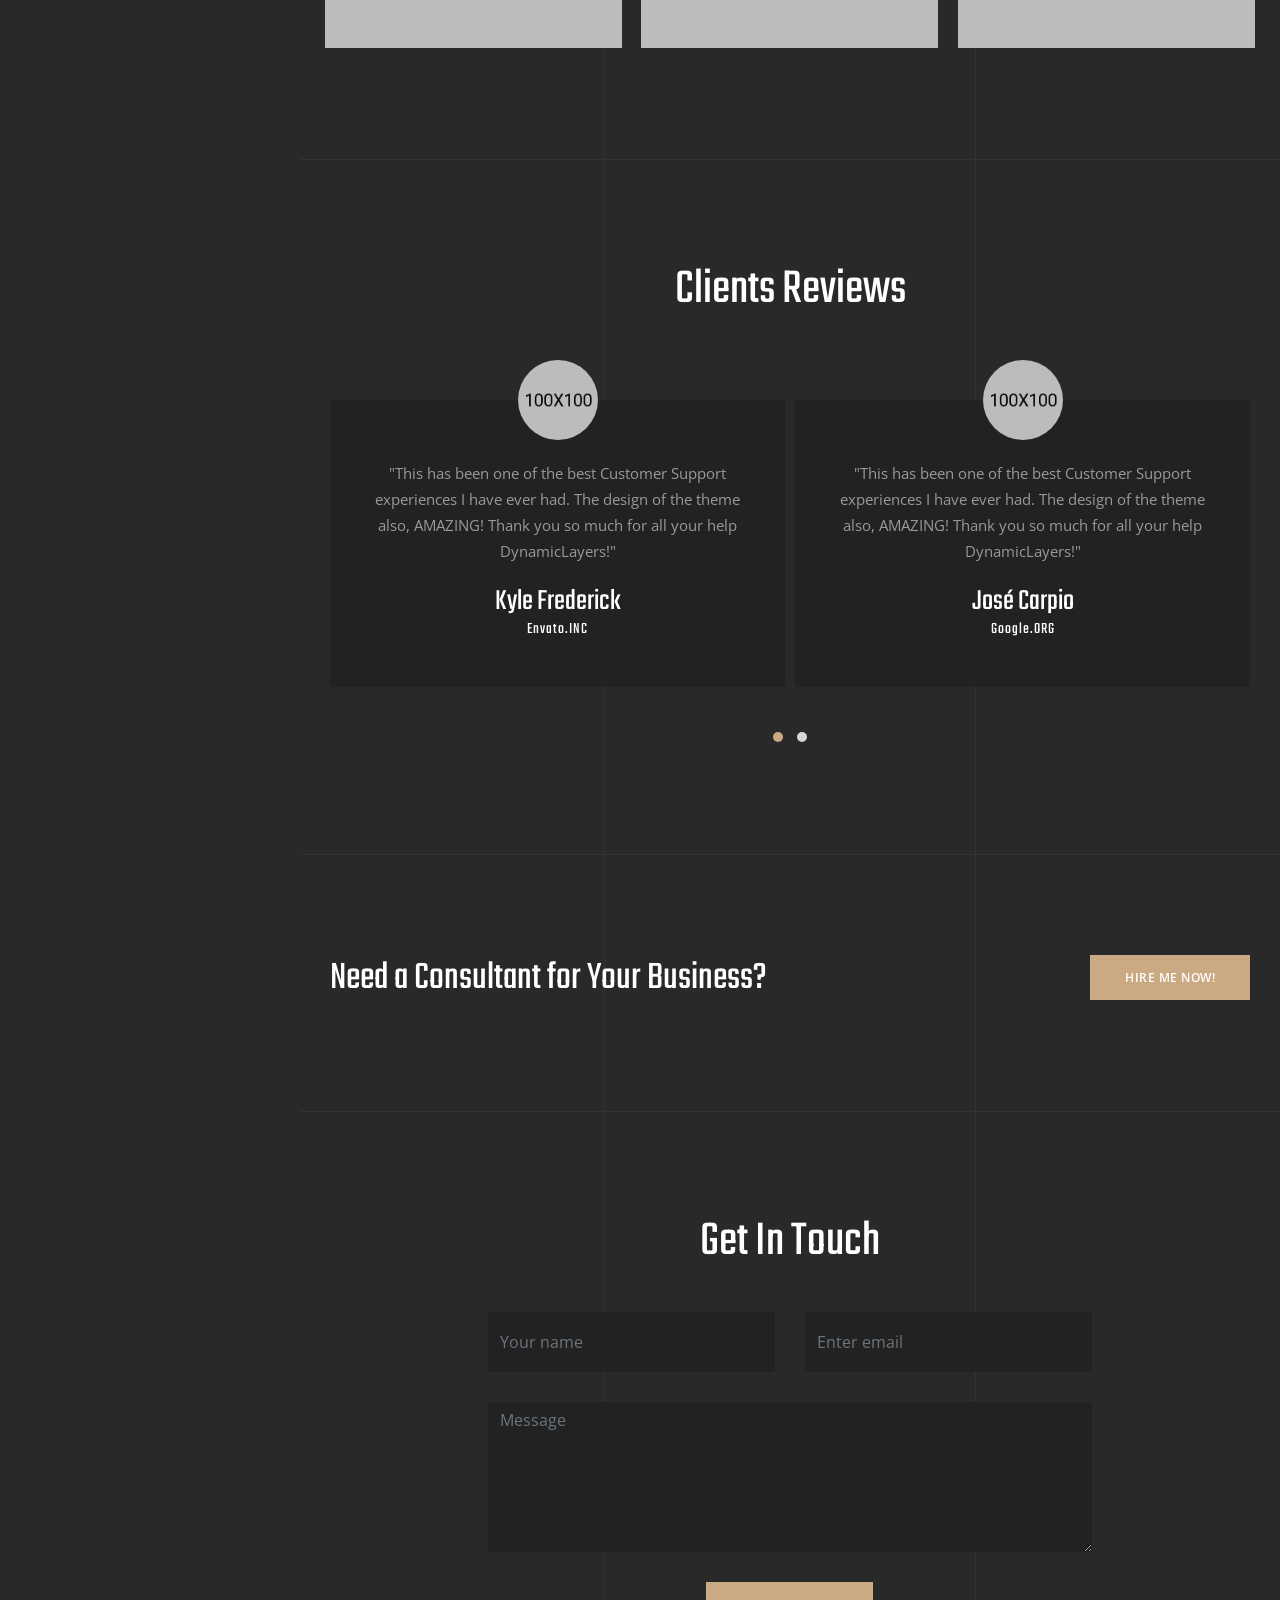
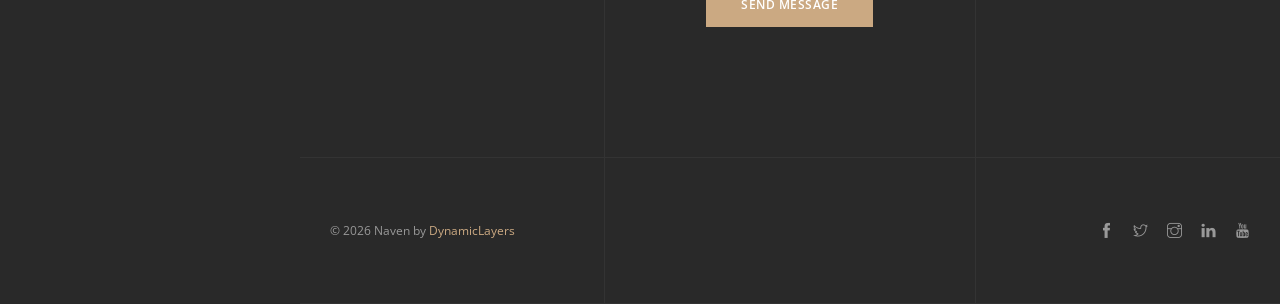
<file: Master Files/html/dark/index.html>
<!DOCTYPE html>
<!--[if lt IE 7]>      <html class="no-js lt-ie9 lt-ie8 lt-ie7" lang=""> <![endif]-->
<!--[if IE 7]>         <html class="no-js lt-ie9 lt-ie8" lang=""> <![endif]-->
<!--[if IE 8]>         <html class="no-js lt-ie9" lang=""> <![endif]-->
<!--[if gt IE 8]><!--> <html class="no-js" lang="en"> <!--<![endif]-->
    <head>
       
        <meta charset="utf-8">
        <meta name="viewport" content="width=device-width, initial-scale=1">
		<meta name="description" content="Personal Portfolio / CV / Resume Template">
        <meta name="author" content="DynamicLayers">
        
        <title>Naven | Personal Portfolio / CV / Resume Template</title>
        
        <link rel="shortcut icon" type="image/x-icon" href="img/favicon.png" />
        <link rel="stylesheet" href="css/bootstrap.min.css" />
        <link rel="stylesheet" href="css/bootstrap-menu.css"/>
        <link rel="stylesheet" href="css/animate.min.css" />
        <link rel="stylesheet" href="css/themify-icons.css">
        <link rel="stylesheet" href="css/elegant-line-icons.css">
        <link rel="stylesheet" href="css/venobox/venobox.css"/>
        <link rel="stylesheet" href="css/owl.carousel.css"/>
        <link rel="stylesheet" href="css/owl.theme.default.min.css"/>
        <link rel="stylesheet" href="css/main.css"/>
    </head>
    <body>
        
        <div class="site-preloader-wrap">
            <div class="spinner"></div>
        </div><!-- /.site-preloader-wrap -->

        <div class="dl-fixed-sidebar dl-sidebar-left">
            <div class="dl-header-container">
                <div class="logo">
                    <h1><a href="index.html"><img src="img/logo-light.png" alt="logo"></a></h1>
                </div>
                <div class="dl-burger-menu">
                    <div class="dl-line-menu dl-line-half dl-first-line"></div>
                    <div class="dl-line-menu"></div>
                    <div class="dl-line-menu dl-line-half dl-last-line"></div>
                </div>
                <nav class="dl-menu-fixed">
                    <ul>
                        <li><a href="#home" data-scroll-nav="0">Home</a></li>
                        <li><a href="#services" data-scroll-nav="1">About Me</a></li>
                        <li><a href="#about" data-scroll-nav="2">Resume</a></li>
                        <li><a href="#services" data-scroll-nav="3">Services</a></li>
                        <li><a href="#portfolios" data-scroll-nav="4">Portfolios</a></li>
                        <li><a href="#reviews" data-scroll-nav="5">Reviews</a></li>
                        <li><a href="#contact" data-scroll-nav="6">Contact</a></li>
                    </ul>
                </nav>
            </div>
        </div><!-- /.dl-fixed-sidebar -->

        <div class="dl-side-content">
            <div class="content-lines-wrapper">
                <div class="content-lines-inner">
                    <div class="content-lines"></div>
                </div>
            </div><!-- /.content-lines-wrapper -->
            
            <header class="hero-section d-flex align-items-center bd-bottom" data-scroll-index="0">
                <div class="container">
                    <div class="hero-content text-center">
                        <h4>Hello! I'M</h4>
                        <h1>Jacob Harrison</h1>
                        <h2>I'm <span class="typed"></span></h2>
                    </div>
                    <ul class="hero-social">
                        <li><a href="#"><i class="ti-facebook"></i></a></li>
                        <li><a href="#"><i class="ti-twitter"></i></a></li>
                        <li><a href="#"><i class="ti-instagram"></i></a></li>
                        <li><a href="#"><i class="ti-linkedin"></i></a></li>
                        <li><a href="#"><i class="ti-youtube"></i></a></li>
                    </ul>
                </div>
            </header><!-- /.hero-section -->
            
            <section id="about" class="about-section section-padding bd-bottom" data-scroll-index="1">
                <div class="container">
                    <div class="row align-items-center">
                        <div class="col-md-7 sm-padding wow fadeInLeft" data-wow-delay="200ms" data-wow-duration="1000ms">
                            <div class="about-content">
                               <h2>Let Me Introduce Myself.</h2>
                                <p>I love to work in User Experience & User Interface designing. Because I love to solve the design problem and find easy and better solutions to solve it. I always try my best to make good user interface with the best user experience.</p>
                                <ul class="profile-info">
                                    <li><span>Full Name</span> Jacob Harrison</li>
                                    <li><span>Birth Date</span> 01-01-1990</li>
                                    <li><span>Address</span> 962 Fifth Avenue, 3rd Floor New York.</li>
                                    <li><span>Email</span> info.yourmail@gmail.com</li>
                                    <li><span>Website</span> JacobHarrison.com</li>
                                </ul>
                                <a href="#" class="default-btn">Download CV <i class="ti-download"></i></a>
                            </div>
                        </div>
                        <div class="col-md-5 sm-padding wow fadeInRight" data-wow-delay="200ms" data-wow-duration="1000ms">
                            <div class="about-bg">
                               <img src="img/about-bg.jpg" alt="img">
                               <div class="dots"></div>
                            </div>
                        </div>
                    </div>
                </div>
            </section><!-- /.about-section -->
            
            <section id="resume" class="resume-section section-padding bd-bottom" data-scroll-index="2">
                <div class="container">
                    <div class="row">
                        <div class="col-md-6 sm-padding wow fadeInLeft" data-wow-delay="200ms" data-wow-duration="1000ms">
                            <div class="section-heading mb-40">
                               <h2>Working Experience</h2>
                            </div>
                            <ul class="exp-list">
                                <li>
                                    <div class="exp-date">
                                        <i class="ti-bookmark"></i>
                                        <span>January 2014 - Till Now</span>
                                    </div>
                                    <div class="exp-content">
                                        <h4>Envato Inc. <span>Software Engineer</span></h4>
                                        <p>I love to work in User Experience & User Interface designing. Because I love to solve the design problem and find easy and better solutions to solve it.</p>
                                    </div>
                                </li>
                                <li>
                                    <div class="exp-date">
                                        <i class="ti-bookmark"></i>
                                        <span>February 2015 - March 2016</span>
                                    </div>
                                    <div class="exp-content">
                                        <h4>Envato Inc. <span>Web Designer</span></h4>
                                        <p>I love to work in User Experience & User Interface designing. Because I love to solve the design problem and find easy and better solutions to solve it.</p>
                                    </div>
                                </li>
                            </ul>
                        </div>
                        <div class="col-md-6 sm-padding wow fadeInRight" data-wow-delay="200ms" data-wow-duration="1000ms">
                            <div class="skill-wrap">
                               <div class="section-heading mb-40">
                                   <h2>Professional Skills</h2>
                               </div>
                                <ul class="skill-items">
                                    <li class="skill-item">
                                        <h5>Photoshop</h5>
                                        <div class="progress">
                                            <div class="progress-bar wow slideInLeft" data-wow-delay="0ms" data-wow-duration="2000ms" role="progressbar" style="width: 80%;">
                                            <span>80%</span>
                                            </div>
                                        </div>
                                    </li>
                                    <li class="skill-item">
                                        <h5>Indesign</h5>
                                        <div class="progress">
                                            <div class="progress-bar wow slideInLeft" data-wow-delay="200ms" data-wow-duration="2000ms" role="progressbar" style="width: 90%;">
                                            <span>90%</span>
                                            </div>
                                        </div>
                                    </li>
                                    <li class="skill-item">
                                        <h5>Javascript</h5>
                                        <div class="progress">
                                            <div class="progress-bar wow slideInLeft" data-wow-delay="300ms" data-wow-duration="2000ms" role="progressbar" style="width: 75%;">
                                            <span>75%</span>
                                            </div>
                                        </div>
                                    </li>
                                    <li class="skill-item">
                                        <h5>Wordpress</h5>
                                        <div class="progress">
                                             <div class="progress-bar wow slideInLeft" data-wow-delay="400ms" data-wow-duration="2000ms" role="progressbar" style="width: 65%;">
                                            <span>65%</span>
                                            </div>
                                        </div>
                                    </li>
                                </ul>
                            </div>
                        </div>
                    </div>
                </div>
            </section><!-- /.resume-section -->
            
            <section id="services" class="services-section section-padding bd-bottom" data-scroll-index="3">
                <div class="container">
                    <div class="section-heading mb-40 text-center wow fadeInUp" data-wow-delay="200ms" data-wow-duration="1000ms">
                        <h2>Outstanding Services</h2>
                    </div>
                    <div class="row">
                        <div class="col-md-4 col-sm-6 sm-padding wow fadeInUp" data-wow-delay="200ms" data-wow-duration="1000ms">
                            <div class="services-item">
                                <i class="icon-genius"></i>
                                <h3>Web Development</h3>
                                <p>Uniquely incentivize systems for reliable market. Authoritatively scale next generation. </p>
                                <div class="dots"></div>
                            </div>
                        </div>
                        <div class="col-md-4 col-sm-6 sm-padding wow fadeInUp" data-wow-delay="400ms" data-wow-duration="1000ms">
                            <div class="services-item">
                                <i class="icon-tools"></i>
                                <h3>UX UI Design</h3>
                                <p>Uniquely incentivize systems for reliable market. Authoritatively scale next generation. </p>
                                <div class="dots"></div>
                            </div>
                        </div>
                        <div class="col-md-4 col-sm-6 sm-padding wow fadeInUp" data-wow-delay="500ms" data-wow-duration="1000ms">
                            <div class="services-item">
                                <i class="icon-search"></i>
                                <h3>Digital Marketing</h3>
                                <p>Uniquely incentivize systems for reliable market. Authoritatively scale next generation. </p>
                                <div class="dots"></div>
                            </div>
                        </div>
                    </div>
                </div>
            </section><!-- /.services-section -->
            
            <section id="portfolios" class="portfolio-section section-padding bd-bottom" data-scroll-index="4">
                <div class="container">
                   <div class="section-heading text-center mb-40 wow fadeInUp" data-wow-delay="200ms" data-wow-duration="1000ms">
                       <h2>Work Portfolios</h2>
                   </div>
                    <div class="portfolio-wrapper">
                        <ul class="portfolio-filter text-center mb-30">
                            <li class="active" data-filter="*">All</li>
                            <li data-filter=".branding">Branding</li>
                            <li data-filter=".design">Design</li>
                            <li data-filter=".wordpress">Wordpress</li>
                            <li data-filter=".marketing">Marketing</li>
                        </ul><!-- Portfolio Filter -->
                        <div class="row portfolio-items">
                            <div class="col-md-4 col-sm-6 padding-10 single-item design wordpress">
                               <div class="portfolio-box">
                                   <img src="img/port-1.jpg" alt="img">
                                   <div class="portfolio-content">
                                       <h3><a class="img-popup" href="img/port-1.jpg">Design Studio<span>Branding</span></a></h3>
                                   </div>
                               </div>
                            </div>
                            <div class="col-md-4 col-sm-6 padding-10 single-item branding marketing">
                               <div class="portfolio-box">
                                   <img src="img/port-2.jpg" alt="img">
                                   <div class="portfolio-content">
                                       <h3><a class="img-popup" href="img/port-2.jpg">Design Studio<span>Branding</span></a></h3>
                                   </div>
                               </div>
                            </div>
                            <div class="col-md-4 col-sm-6 padding-10 single-item design marketing">
                               <div class="portfolio-box">
                                   <img src="img/port-3.jpg" alt="img">
                                   <div class="portfolio-content">
                                       <h3><a class="img-popup" href="img/port-3.jpg">Design Studio<span>Branding</span></a></h3>
                                   </div>
                               </div>
                            </div>
                            <div class="col-md-4 col-sm-6 padding-10 single-item marketing wordpress">
                               <div class="portfolio-box">
                                   <img src="img/port-4.jpg" alt="img">
                                   <div class="portfolio-content">
                                       <h3><a class="img-popup" href="img/port-4.jpg">Design Studio<span>Branding</span></a></h3>
                                   </div>
                               </div>
                            </div>
                            <div class="col-md-4 col-sm-6 padding-10 single-item wordpress branding">
                               <div class="portfolio-box">
                                   <img src="img/port-5.jpg" alt="img">
                                   <div class="portfolio-content">
                                       <h3><a class="img-popup" href="img/port-5.jpg">Design Studio<span>Branding</span></a></h3>
                                   </div>
                               </div>
                            </div>
                            <div class="col-md-4 col-sm-6 padding-10 single-item design">
                               <div class="portfolio-box">
                                   <img src="img/port-6.jpg" alt="img">
                                   <div class="portfolio-content">
                                       <h3><a class="img-popup" href="img/port-6.jpg">Design Studio<span>Branding</span></a></h3>
                                   </div>
                               </div>
                            </div>
                        </div>
                    </div>
                </div>
            </section><!-- /.portfolio-section -->
            
            <section id="reviews" class="testimonial-section section-padding bd-bottom" data-scroll-index="5">
                <div class="container">
                    <div class="section-heading mb-40 text-center wow fadeInUp" data-wow-delay="200ms" data-wow-duration="1000ms">
                        <h2>Clients Reviews</h2>
                    </div>
                    <div id="testimonial-carousel" class="testimonial-carousel owl-carousel">
                        <div class="testimonial-item">
                            <div class="testimonial-innter">
                                <div class="testi-thumb"><img src="img/testi-1.jpg" alt="img"></div>
                                <div class="testi-content">
                                    <p>"This has been one of the best Customer Support experiences I have ever had. The design of the theme also, AMAZING! Thank you so much for all your help DynamicLayers!"</p>
                                    <h4>Kyle Frederick <span>Envato.INC</span></h4>
                                </div>
                            </div>
                        </div>
                        <div class="testimonial-item">
                            <div class="testimonial-innter">
                                <div class="testi-thumb"><img src="img/testi-2.jpg" alt="img"></div>
                                <div class="testi-content">
                                    <p>"This has been one of the best Customer Support experiences I have ever had. The design of the theme also, AMAZING! Thank you so much for all your help DynamicLayers!"</p>
                                    <h4>José Carpio <span>Google.ORG</span></h4>
                                </div>
                            </div>
                        </div>
                        <div class="testimonial-item">
                            <div class="testimonial-innter">
                                <div class="testi-thumb"><img src="img/testi-3.jpg" alt="img"></div>
                                <div class="testi-content">
                                    <p>"This has been one of the best Customer Support experiences I have ever had. The design of the theme also, AMAZING! Thank you so much for all your help DynamicLayers!"</p>
                                    <h4>Melania Rose <span>Themeforest.CO</span></h4>
                                </div>
                            </div>
                        </div>
                    </div>
                </div>
            </section><!-- /.testimonial-section -->
            
            <section class="cta-section section-padding bd-bottom">
                <div class="container">
                    <div class="row">
                        <div class="col-md-6 xs-padding">
                            <div class="cta-content">
                                <h3>Need a Consultant for Your Business?</h3>
                            </div>
                        </div>
                        <div class="col-md-6 text-right">
                            <a href="#" class="default-btn">Hire Me Now!</a>
                        </div>
                    </div>
                </div>
            </section><!-- /.cta-section -->
            
            <section id="contact" class="contact-section section-padding" data-scroll-index="6">
                <div class="container">
                    <div class="section-heading mb-40 text-center wow fadeInUp" data-wow-delay="200ms" data-wow-duration="1000ms">
                        <h2>Get In Touch</h2>
                    </div>
                    <div class="row">
                        <div class="col-md-8 offset-md-2">
                            <form action="contact.php" method="post" id="ajax_form" class="row contact-form text-center">
                                <div class="form-group col-lg-6">
                                    <input type="text" class="form-control" id="name" placeholder="Your name" required>
                                </div>
                                <div class="form-group col-lg-6">
                                    <input type="email" class="form-control" id="email" placeholder="Enter email" required>
                                </div>
                                <div class="form-group col-lg-12">
                                    <textarea class="form-control message" id="message" name="message" placeholder="Message" required></textarea>
                                </div>
                                <div class="form-group col-lg-12">
                                    <button id="submit" class="default-btn" type="submit">Send Message</button>
                                </div>
                                <div id="form-messages" class="form-group col-lg-12">
                                    <div class="alert" role="alert"></div>
                                </div>
                            </form>
                        </div>
                    </div>
                </div>
            </section><!-- /.contact-section -->
            
            <footer class="footer-section">
                <div class="container">
                    <div class="row">
                        <div class="col-sm-6">
                            <p>© <script> document.write(new Date().getFullYear())</script> Naven by <a href="https://themeforest.net/user/dynamiclayers" target="_blank">DynamicLayers</a></p>
                        </div>
                        <div class="col-sm-6">
                            <div class="footer-social text-right">
                                <a href="#"><i class="ti-facebook"></i></a>
                                <a href="#"><i class="ti-twitter"></i></a>
                                <a href="#"><i class="ti-instagram"></i></a>
                                <a href="#"><i class="ti-linkedin"></i></a>
                                <a href="#"><i class="ti-youtube"></i></a>
                            </div><!-- /.footer-social -->
                        </div>
                    </div>
                </div>
            </footer><!-- /.footer-section -->
            
        </div><!-- /.dl-side-content -->

        <!-- jQuery -->
        <script src="js/vendor/jquery-1.12.4.min.js"></script>
        <script src="js/vendor/popper.min.js"></script>
        <script src="js/vendor/bootstrap.min.js"></script>
        <script src="js/vendor/scrollit.js"></script>
        <script src="js/vendor/jquery.waypoints.min.js"></script>
        <script src="js/vendor/imagesloaded.pkgd.min.js"></script>
        <script src="js/vendor/venobox.min.js"></script>
        <script src="js/vendor/jquery.isotope.v3.0.2.js"></script>
        <script src="js/vendor/owl.carousel.min.js"></script>
        <script src="js/vendor/typed.min.js"></script>
        <script src="js/vendor/bootstrap-menu.js"></script>
        <script src="js/vendor/wow.min.js"></script>
        <script src="js/contact.js"></script>
        <script src="js/main.js"></script>

    </body>

</html>
</file>
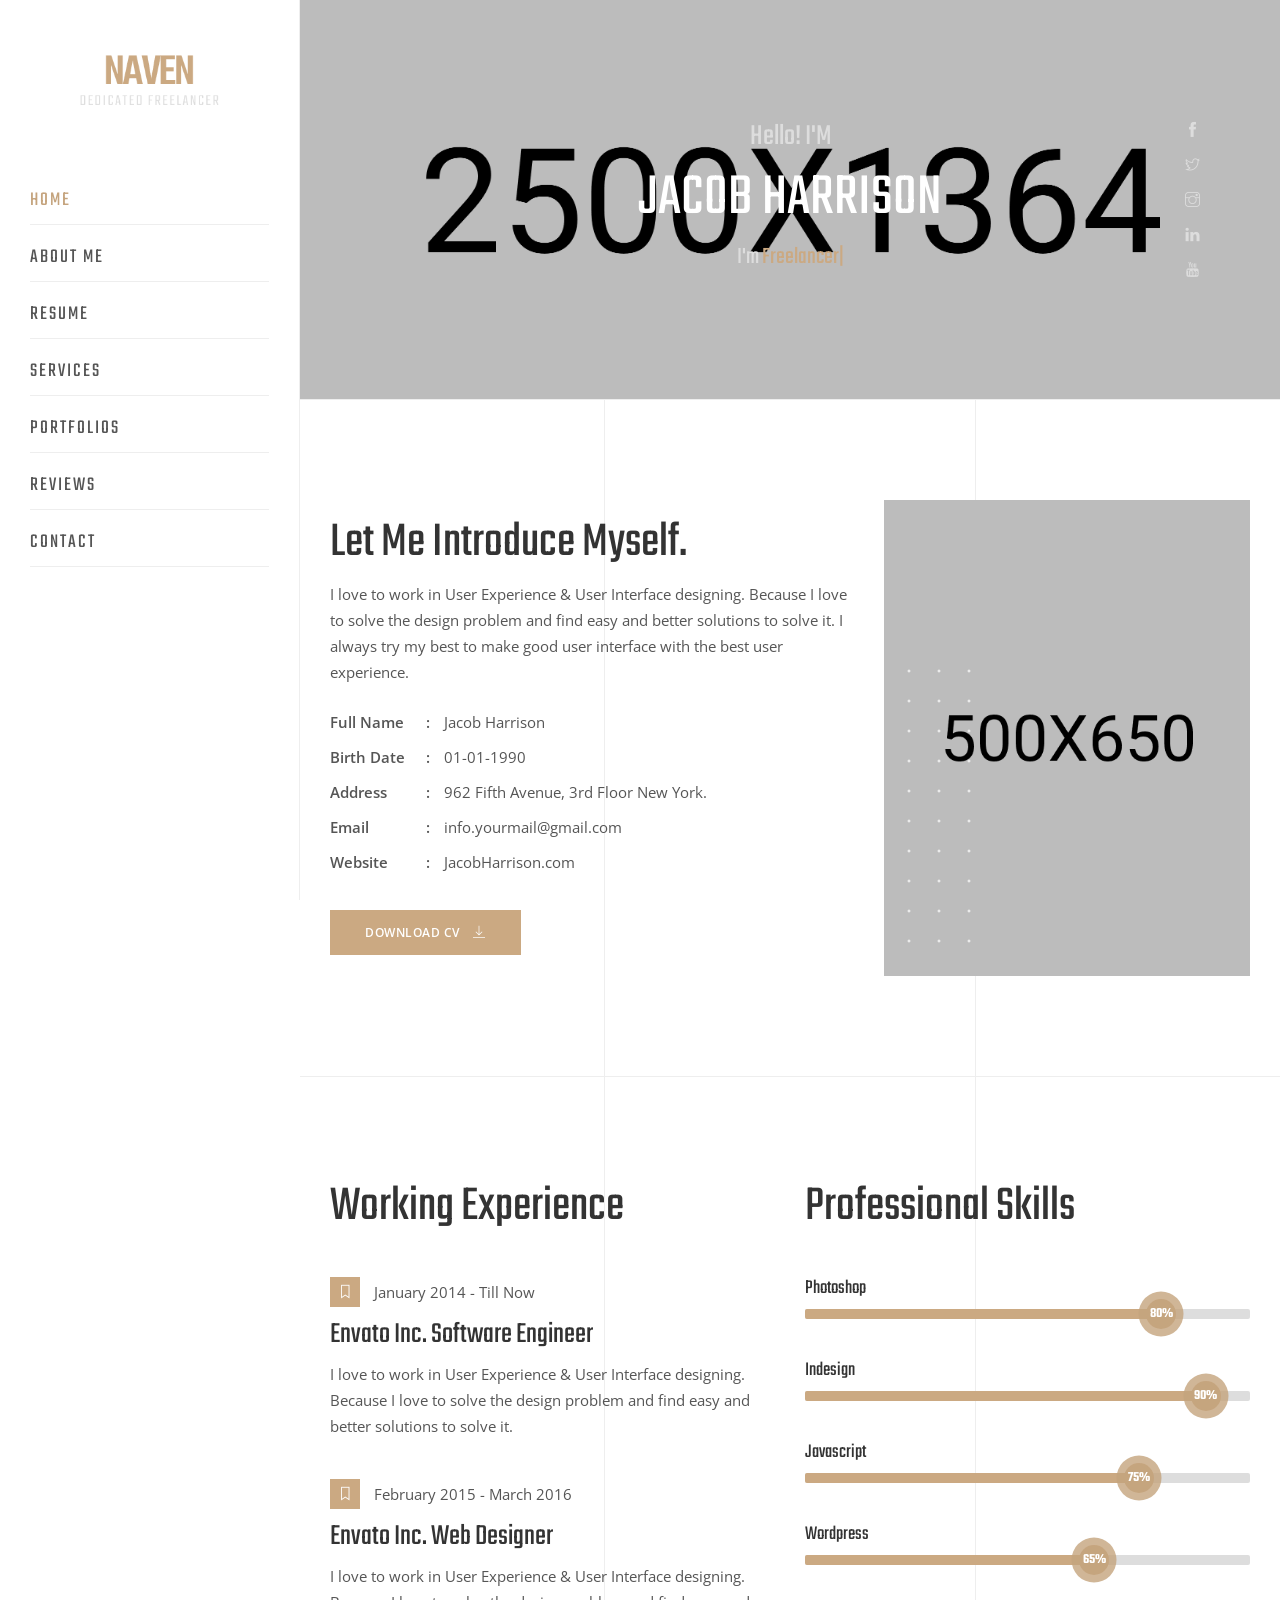
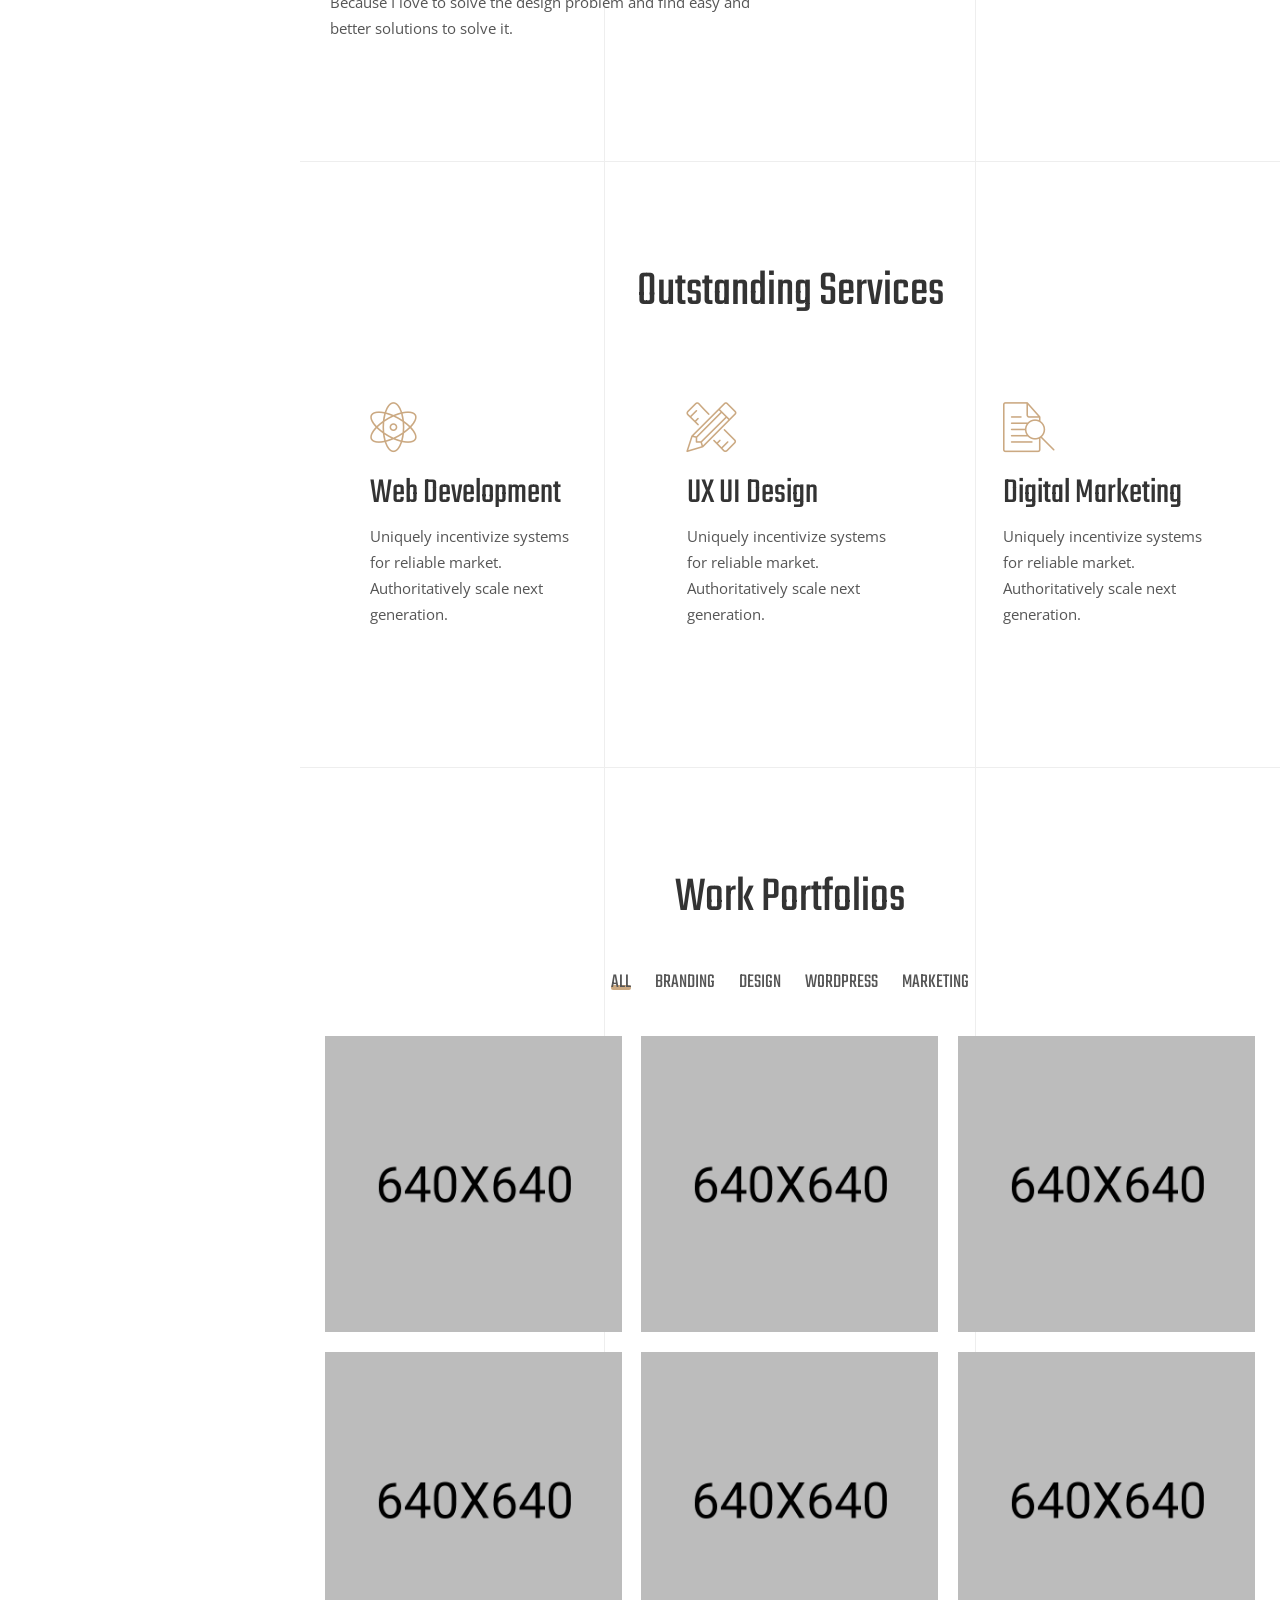
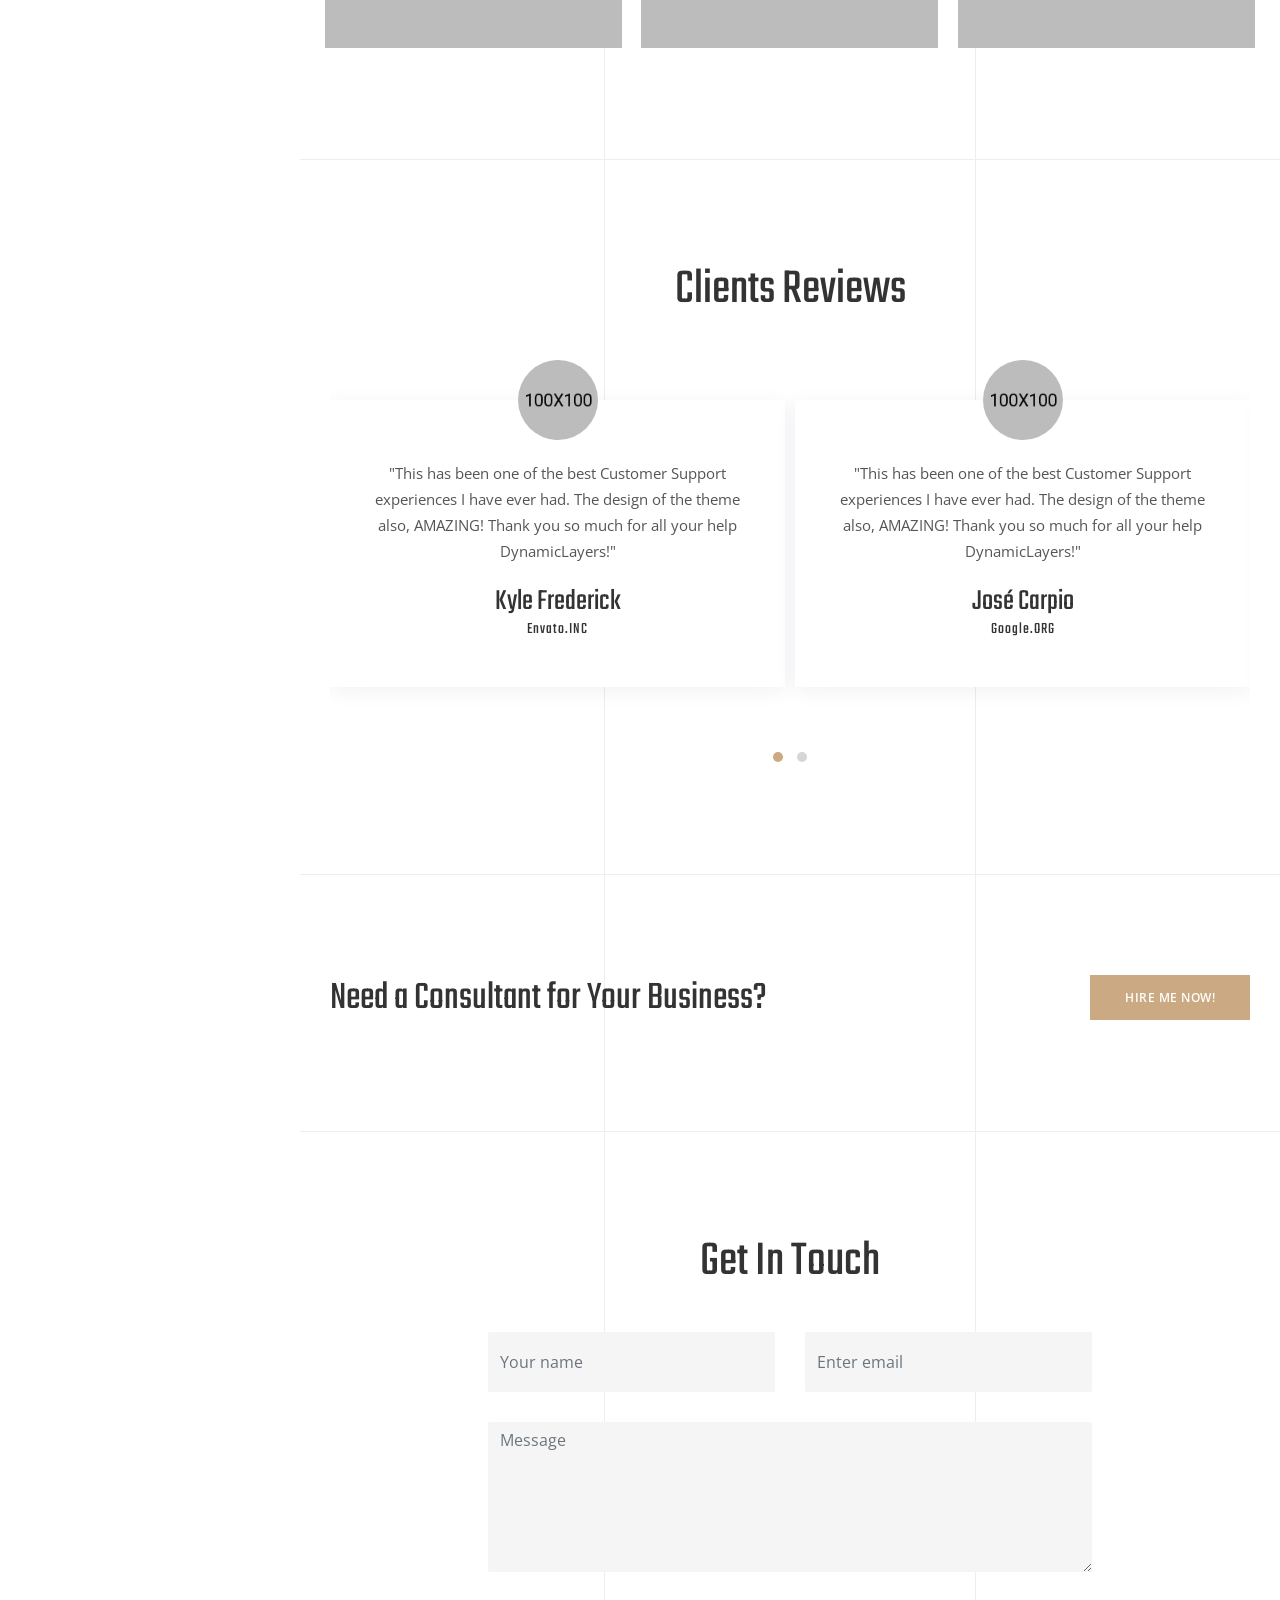
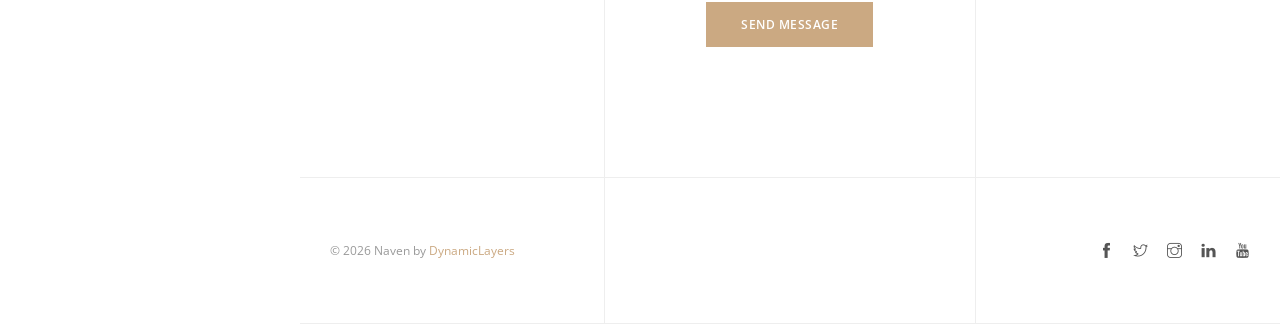
<file: Master Files/html/light/index.html>
<!DOCTYPE html>
<!--[if lt IE 7]>      <html class="no-js lt-ie9 lt-ie8 lt-ie7" lang=""> <![endif]-->
<!--[if IE 7]>         <html class="no-js lt-ie9 lt-ie8" lang=""> <![endif]-->
<!--[if IE 8]>         <html class="no-js lt-ie9" lang=""> <![endif]-->
<!--[if gt IE 8]><!--> <html class="no-js" lang="en"> <!--<![endif]-->
    <head>
       
        <meta charset="utf-8">
        <meta name="viewport" content="width=device-width, initial-scale=1">
        <meta name="description" content="Personal Portfolio / CV / Resume Template">
        <meta name="author" content="DynamicLayers">
        
        <title>Naven | Personal Portfolio / CV / Resume Template</title>
        
        <link rel="shortcut icon" type="image/x-icon" href="img/favicon.png" />
        <link rel="stylesheet" href="css/bootstrap.min.css" />
        <link rel="stylesheet" href="css/bootstrap-menu.css"/>
        <link rel="stylesheet" href="css/animate.min.css" />
        <link rel="stylesheet" href="css/themify-icons.css">
        <link rel="stylesheet" href="css/elegant-line-icons.css">
        <link rel="stylesheet" href="css/venobox/venobox.css"/>
        <link rel="stylesheet" href="css/owl.carousel.css"/>
        <link rel="stylesheet" href="css/owl.theme.default.min.css"/>
        <link rel="stylesheet" href="css/main.css"/>
    </head>
    <body>
        
        <div class="site-preloader-wrap">
            <div class="spinner"></div>
        </div><!-- /.site-preloader-wrap -->

        <div class="dl-fixed-sidebar dl-sidebar-left">
            <div class="dl-header-container">
                <div class="logo">
                    <h1><a href="index.html"><img src="img/logo-light.png" alt="logo"></a></h1>
                </div>
                <div class="dl-burger-menu">
                    <div class="dl-line-menu dl-line-half dl-first-line"></div>
                    <div class="dl-line-menu"></div>
                    <div class="dl-line-menu dl-line-half dl-last-line"></div>
                </div>
                <nav class="dl-menu-fixed">
                    <ul>
                        <li><a href="#home" data-scroll-nav="0">Home</a></li>
                        <li><a href="#services" data-scroll-nav="1">About Me</a></li>
                        <li><a href="#about" data-scroll-nav="2">Resume</a></li>
                        <li><a href="#services" data-scroll-nav="3">Services</a></li>
                        <li><a href="#portfolios" data-scroll-nav="4">Portfolios</a></li>
                        <li><a href="#reviews" data-scroll-nav="5">Reviews</a></li>
                        <li><a href="#contact" data-scroll-nav="6">Contact</a></li>
                    </ul>
                </nav>
            </div>
        </div><!-- /.dl-fixed-sidebar -->

        <div class="dl-side-content">
            <div class="content-lines-wrapper">
                <div class="content-lines-inner">
                    <div class="content-lines"></div>
                </div>
            </div><!-- /.content-lines-wrapper -->
            
            <header class="hero-section d-flex align-items-center bd-bottom" data-scroll-index="0">
                <div class="container">
                    <div class="hero-content text-center">
                        <h4>Hello! I'M</h4>
                        <h1>Jacob Harrison</h1>
                        <h2>I'm <span class="typed"></span></h2>
                    </div>
                    <ul class="hero-social">
                        <li><a href="#"><i class="ti-facebook"></i></a></li>
                        <li><a href="#"><i class="ti-twitter"></i></a></li>
                        <li><a href="#"><i class="ti-instagram"></i></a></li>
                        <li><a href="#"><i class="ti-linkedin"></i></a></li>
                        <li><a href="#"><i class="ti-youtube"></i></a></li>
                    </ul>
                </div>
            </header><!-- /.hero-section -->
            
            <section id="about" class="about-section section-padding bd-bottom" data-scroll-index="1">
                <div class="container">
                    <div class="row align-items-center">
                        <div class="col-md-7 sm-padding wow fadeInLeft" data-wow-delay="200ms" data-wow-duration="1000ms">
                            <div class="about-content">
                               <h2>Let Me Introduce Myself.</h2>
                                <p>I love to work in User Experience & User Interface designing. Because I love to solve the design problem and find easy and better solutions to solve it. I always try my best to make good user interface with the best user experience.</p>
                                <ul class="profile-info">
                                    <li><span>Full Name</span> Jacob Harrison</li>
                                    <li><span>Birth Date</span> 01-01-1990</li>
                                    <li><span>Address</span> 962 Fifth Avenue, 3rd Floor New York.</li>
                                    <li><span>Email</span> info.yourmail@gmail.com</li>
                                    <li><span>Website</span> JacobHarrison.com</li>
                                </ul>
                                <a href="#" class="default-btn">Download CV <i class="ti-download"></i></a>
                            </div>
                        </div>
                        <div class="col-md-5 sm-padding wow fadeInRight" data-wow-delay="200ms" data-wow-duration="1000ms">
                            <div class="about-bg">
                               <img src="img/about-bg.jpg" alt="img">
                               <div class="dots"></div>
                            </div>
                        </div>
                    </div>
                </div>
            </section><!-- /.about-section -->
            
            <section id="resume" class="resume-section section-padding bd-bottom" data-scroll-index="2">
                <div class="container">
                    <div class="row">
                        <div class="col-md-6 sm-padding wow fadeInLeft" data-wow-delay="200ms" data-wow-duration="1000ms">
                            <div class="section-heading mb-40">
                               <h2>Working Experience</h2>
                            </div>
                            <ul class="exp-list">
                                <li>
                                    <div class="exp-date">
                                        <i class="ti-bookmark"></i>
                                        <span>January 2014 - Till Now</span>
                                    </div>
                                    <div class="exp-content">
                                        <h4>Envato Inc. <span>Software Engineer</span></h4>
                                        <p>I love to work in User Experience & User Interface designing. Because I love to solve the design problem and find easy and better solutions to solve it.</p>
                                    </div>
                                </li>
                                <li>
                                    <div class="exp-date">
                                        <i class="ti-bookmark"></i>
                                        <span>February 2015 - March 2016</span>
                                    </div>
                                    <div class="exp-content">
                                        <h4>Envato Inc. <span>Web Designer</span></h4>
                                        <p>I love to work in User Experience & User Interface designing. Because I love to solve the design problem and find easy and better solutions to solve it.</p>
                                    </div>
                                </li>
                            </ul>
                        </div>
                        <div class="col-md-6 sm-padding wow fadeInRight" data-wow-delay="200ms" data-wow-duration="1000ms">
                            <div class="skill-wrap">
                               <div class="section-heading mb-40">
                                   <h2>Professional Skills</h2>
                               </div>
                                <ul class="skill-items">
                                    <li class="skill-item">
                                        <h5>Photoshop</h5>
                                        <div class="progress">
                                            <div class="progress-bar wow slideInLeft" data-wow-delay="0ms" data-wow-duration="2000ms" role="progressbar" style="width: 80%;">
                                            <span>80%</span>
                                            </div>
                                        </div>
                                    </li>
                                    <li class="skill-item">
                                        <h5>Indesign</h5>
                                        <div class="progress">
                                            <div class="progress-bar wow slideInLeft" data-wow-delay="200ms" data-wow-duration="2000ms" role="progressbar" style="width: 90%;">
                                            <span>90%</span>
                                            </div>
                                        </div>
                                    </li>
                                    <li class="skill-item">
                                        <h5>Javascript</h5>
                                        <div class="progress">
                                            <div class="progress-bar wow slideInLeft" data-wow-delay="300ms" data-wow-duration="2000ms" role="progressbar" style="width: 75%;">
                                            <span>75%</span>
                                            </div>
                                        </div>
                                    </li>
                                    <li class="skill-item">
                                        <h5>Wordpress</h5>
                                        <div class="progress">
                                             <div class="progress-bar wow slideInLeft" data-wow-delay="400ms" data-wow-duration="2000ms" role="progressbar" style="width: 65%;">
                                            <span>65%</span>
                                            </div>
                                        </div>
                                    </li>
                                </ul>
                            </div>
                        </div>
                    </div>
                </div>
            </section><!-- /.resume-section -->
            
            <section id="services" class="services-section section-padding bd-bottom" data-scroll-index="3">
                <div class="container">
                    <div class="section-heading mb-40 text-center wow fadeInUp" data-wow-delay="200ms" data-wow-duration="1000ms">
                        <h2>Outstanding Services</h2>
                    </div>
                    <div class="row">
                        <div class="col-md-4 col-sm-6 sm-padding wow fadeInUp" data-wow-delay="200ms" data-wow-duration="1000ms">
                            <div class="services-item">
                                <i class="icon-genius"></i>
                                <h3>Web Development</h3>
                                <p>Uniquely incentivize systems for reliable market. Authoritatively scale next generation. </p>
                                <div class="dots"></div>
                            </div>
                        </div>
                        <div class="col-md-4 col-sm-6 sm-padding wow fadeInUp" data-wow-delay="400ms" data-wow-duration="1000ms">
                            <div class="services-item">
                                <i class="icon-tools"></i>
                                <h3>UX UI Design</h3>
                                <p>Uniquely incentivize systems for reliable market. Authoritatively scale next generation. </p>
                                <div class="dots"></div>
                            </div>
                        </div>
                        <div class="col-md-4 col-sm-6 sm-padding wow fadeInUp" data-wow-delay="500ms" data-wow-duration="1000ms">
                            <div class="services-item">
                                <i class="icon-search"></i>
                                <h3>Digital Marketing</h3>
                                <p>Uniquely incentivize systems for reliable market. Authoritatively scale next generation. </p>
                                <div class="dots"></div>
                            </div>
                        </div>
                    </div>
                </div>
            </section><!-- /.services-section -->
            
            <section id="portfolios" class="portfolio-section section-padding bd-bottom" data-scroll-index="4">
                <div class="container">
                   <div class="section-heading text-center mb-40 wow fadeInUp" data-wow-delay="200ms" data-wow-duration="1000ms">
                       <h2>Work Portfolios</h2>
                   </div>
                    <div class="portfolio-wrapper">
                        <ul class="portfolio-filter text-center mb-30">
                            <li class="active" data-filter="*">All</li>
                            <li data-filter=".branding">Branding</li>
                            <li data-filter=".design">Design</li>
                            <li data-filter=".wordpress">Wordpress</li>
                            <li data-filter=".marketing">Marketing</li>
                        </ul><!-- Portfolio Filter -->
                        <div class="row portfolio-items">
                            <div class="col-md-4 col-sm-6 padding-10 single-item design wordpress">
                               <div class="portfolio-box">
                                   <img src="img/port-1.jpg" alt="img">
                                   <div class="portfolio-content">
                                       <h3><a class="img-popup" href="img/port-1.jpg">Design Studio<span>Branding</span></a></h3>
                                   </div>
                               </div>
                            </div>
                            <div class="col-md-4 col-sm-6 padding-10 single-item branding marketing">
                               <div class="portfolio-box">
                                   <img src="img/port-2.jpg" alt="img">
                                   <div class="portfolio-content">
                                       <h3><a class="img-popup" href="img/port-2.jpg">Design Studio<span>Branding</span></a></h3>
                                   </div>
                               </div>
                            </div>
                            <div class="col-md-4 col-sm-6 padding-10 single-item design marketing">
                               <div class="portfolio-box">
                                   <img src="img/port-3.jpg" alt="img">
                                   <div class="portfolio-content">
                                       <h3><a class="img-popup" href="img/port-3.jpg">Design Studio<span>Branding</span></a></h3>
                                   </div>
                               </div>
                            </div>
                            <div class="col-md-4 col-sm-6 padding-10 single-item marketing wordpress">
                               <div class="portfolio-box">
                                   <img src="img/port-4.jpg" alt="img">
                                   <div class="portfolio-content">
                                       <h3><a class="img-popup" href="img/port-4.jpg">Design Studio<span>Branding</span></a></h3>
                                   </div>
                               </div>
                            </div>
                            <div class="col-md-4 col-sm-6 padding-10 single-item wordpress branding">
                               <div class="portfolio-box">
                                   <img src="img/port-5.jpg" alt="img">
                                   <div class="portfolio-content">
                                       <h3><a class="img-popup" href="img/port-5.jpg">Design Studio<span>Branding</span></a></h3>
                                   </div>
                               </div>
                            </div>
                            <div class="col-md-4 col-sm-6 padding-10 single-item design">
                               <div class="portfolio-box">
                                   <img src="img/port-6.jpg" alt="img">
                                   <div class="portfolio-content">
                                       <h3><a class="img-popup" href="img/port-6.jpg">Design Studio<span>Branding</span></a></h3>
                                   </div>
                               </div>
                            </div>
                        </div>
                    </div>
                </div>
            </section><!-- /.portfolio-section -->
            
            <section id="reviews" class="testimonial-section section-padding bd-bottom" data-scroll-index="5">
                <div class="container">
                    <div class="section-heading mb-40 text-center wow fadeInUp" data-wow-delay="200ms" data-wow-duration="1000ms">
                        <h2>Clients Reviews</h2>
                    </div>
                    <div id="testimonial-carousel" class="testimonial-carousel owl-carousel">
                        <div class="testimonial-item">
                            <div class="testimonial-innter">
                                <div class="testi-thumb"><img src="img/testi-1.jpg" alt="img"></div>
                                <div class="testi-content">
                                    <p>"This has been one of the best Customer Support experiences I have ever had. The design of the theme also, AMAZING! Thank you so much for all your help DynamicLayers!"</p>
                                    <h4>Kyle Frederick <span>Envato.INC</span></h4>
                                </div>
                            </div>
                        </div>
                        <div class="testimonial-item">
                            <div class="testimonial-innter">
                                <div class="testi-thumb"><img src="img/testi-2.jpg" alt="img"></div>
                                <div class="testi-content">
                                    <p>"This has been one of the best Customer Support experiences I have ever had. The design of the theme also, AMAZING! Thank you so much for all your help DynamicLayers!"</p>
                                    <h4>José Carpio <span>Google.ORG</span></h4>
                                </div>
                            </div>
                        </div>
                        <div class="testimonial-item">
                            <div class="testimonial-innter">
                                <div class="testi-thumb"><img src="img/testi-3.jpg" alt="img"></div>
                                <div class="testi-content">
                                    <p>"This has been one of the best Customer Support experiences I have ever had. The design of the theme also, AMAZING! Thank you so much for all your help DynamicLayers!"</p>
                                    <h4>Melania Rose <span>Themeforest.CO</span></h4>
                                </div>
                            </div>
                        </div>
                    </div>
                </div>
            </section><!-- /.testimonial-section -->
            
            <section class="cta-section section-padding bd-bottom">
                <div class="container">
                    <div class="row">
                        <div class="col-md-6 xs-padding">
                            <div class="cta-content">
                                <h3>Need a Consultant for Your Business?</h3>
                            </div>
                        </div>
                        <div class="col-md-6 text-right">
                            <a href="#" class="default-btn">Hire Me Now!</a>
                        </div>
                    </div>
                </div>
            </section><!-- /.cta-section -->
            
            <section id="contact" class="contact-section section-padding" data-scroll-index="6">
                <div class="container">
                    <div class="section-heading mb-40 text-center wow fadeInUp" data-wow-delay="200ms" data-wow-duration="1000ms">
                        <h2>Get In Touch</h2>
                    </div>
                    <div class="row">
                        <div class="col-md-8 offset-md-2">
                            <form action="contact.php" method="post" id="ajax_form" class="row contact-form text-center">
                                <div class="form-group col-lg-6">
                                    <input type="text" class="form-control" id="name" placeholder="Your name" required>
                                </div>
                                <div class="form-group col-lg-6">
                                    <input type="email" class="form-control" id="email" placeholder="Enter email" required>
                                </div>
                                <div class="form-group col-lg-12">
                                    <textarea class="form-control message" id="message" name="message" placeholder="Message" required></textarea>
                                </div>
                                <div class="form-group col-lg-12">
                                    <button id="submit" class="default-btn" type="submit">Send Message</button>
                                </div>
                                <div id="form-messages" class="form-group col-lg-12">
                                    <div class="alert" role="alert"></div>
                                </div>
                            </form>
                        </div>
                    </div>
                </div>
            </section><!-- /.contact-section -->
            
            <footer class="footer-section">
                <div class="container">
                    <div class="row">
                        <div class="col-sm-6">
                            <p>© <script> document.write(new Date().getFullYear())</script> Naven by <a href="https://themeforest.net/user/dynamiclayers" target="_blank">DynamicLayers</a></p>
                        </div>
                        <div class="col-sm-6">
                            <div class="footer-social text-right">
                                <a href="#"><i class="ti-facebook"></i></a>
                                <a href="#"><i class="ti-twitter"></i></a>
                                <a href="#"><i class="ti-instagram"></i></a>
                                <a href="#"><i class="ti-linkedin"></i></a>
                                <a href="#"><i class="ti-youtube"></i></a>
                            </div><!-- /.footer-social -->
                        </div>
                    </div>
                </div>
            </footer><!-- /.footer-section -->
            
        </div><!-- /.dl-side-content -->

        <!-- jQuery -->
        <script src="js/vendor/jquery-1.12.4.min.js"></script>
        <script src="js/vendor/popper.min.js"></script>
        <script src="js/vendor/bootstrap.min.js"></script>
        <script src="js/vendor/scrollit.js"></script>
        <script src="js/vendor/jquery.waypoints.min.js"></script>
        <script src="js/vendor/imagesloaded.pkgd.min.js"></script>
        <script src="js/vendor/venobox.min.js"></script>
        <script src="js/vendor/jquery.isotope.v3.0.2.js"></script>
        <script src="js/vendor/owl.carousel.min.js"></script>
        <script src="js/vendor/typed.min.js"></script>
        <script src="js/vendor/bootstrap-menu.js"></script>
        <script src="js/vendor/wow.min.js"></script>
        <script src="js/contact.js"></script>
        <script src="js/main.js"></script>

    </body>

</html>
</file>
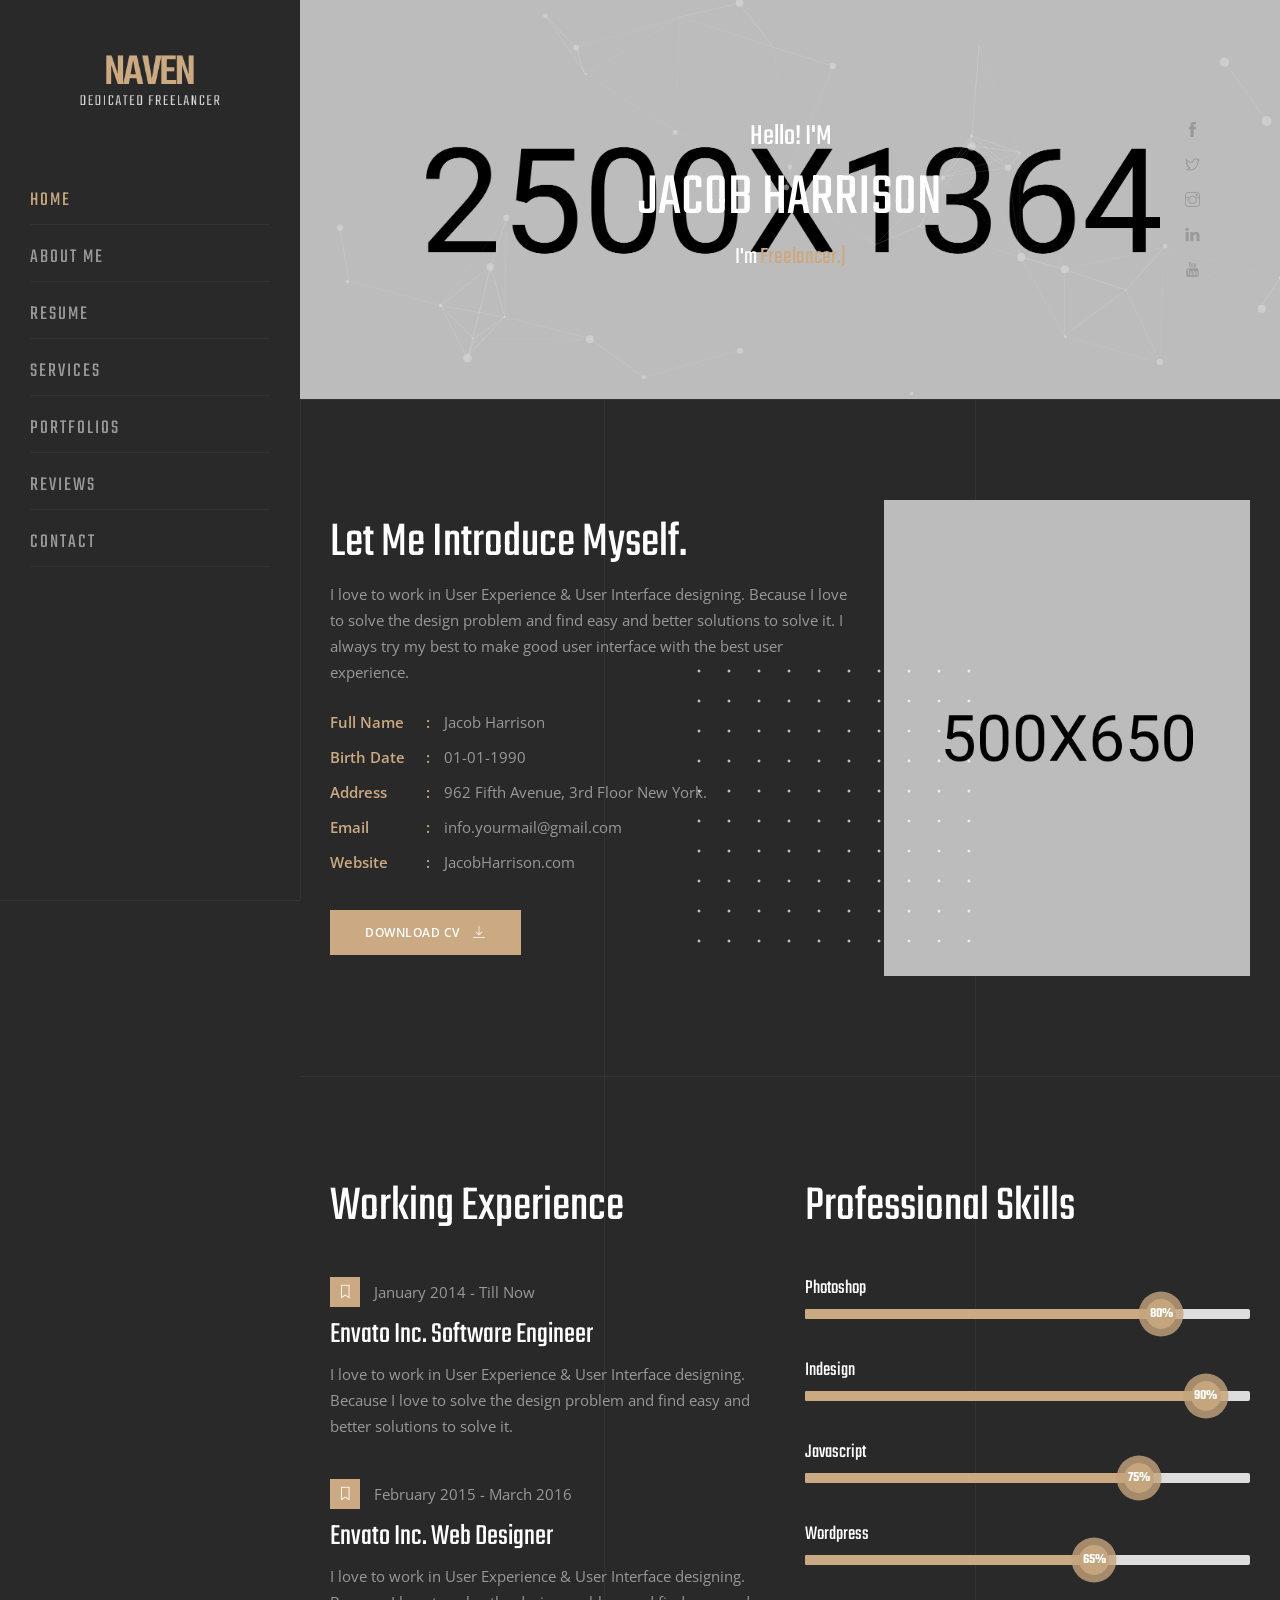
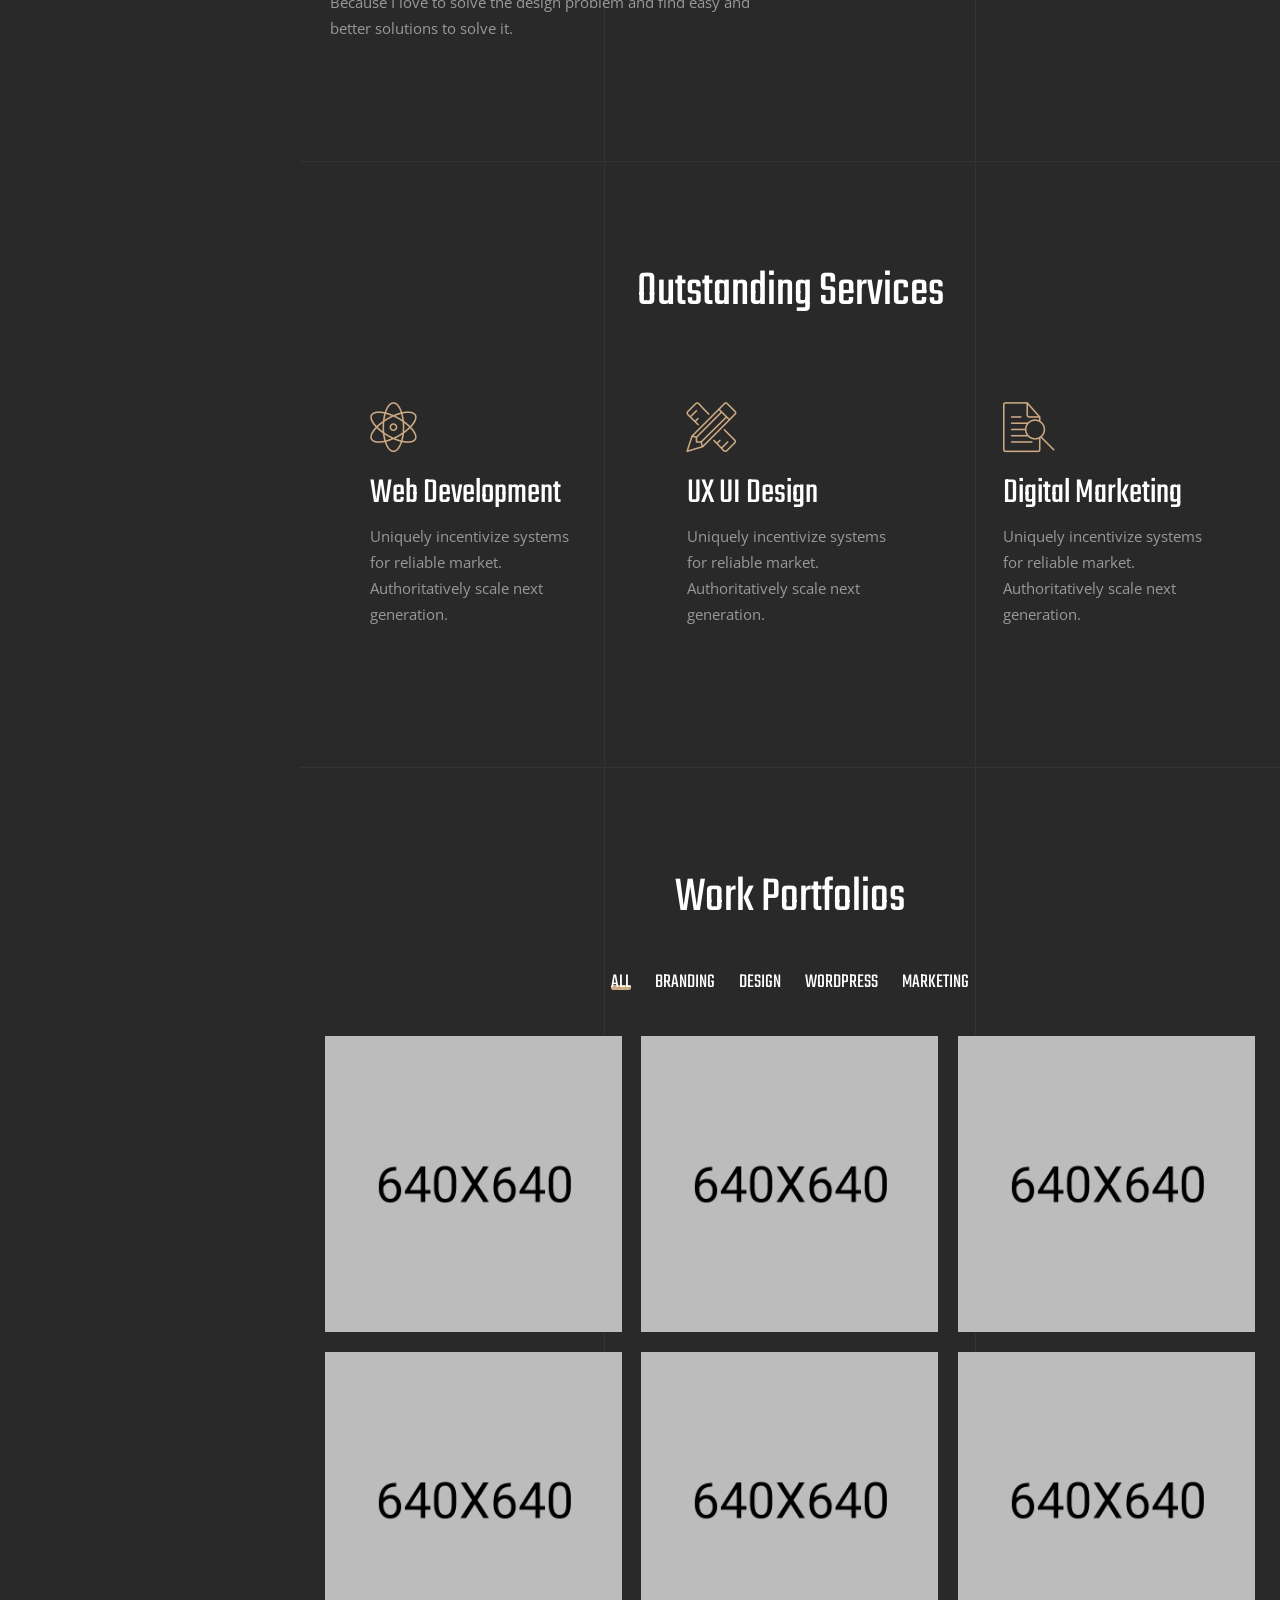
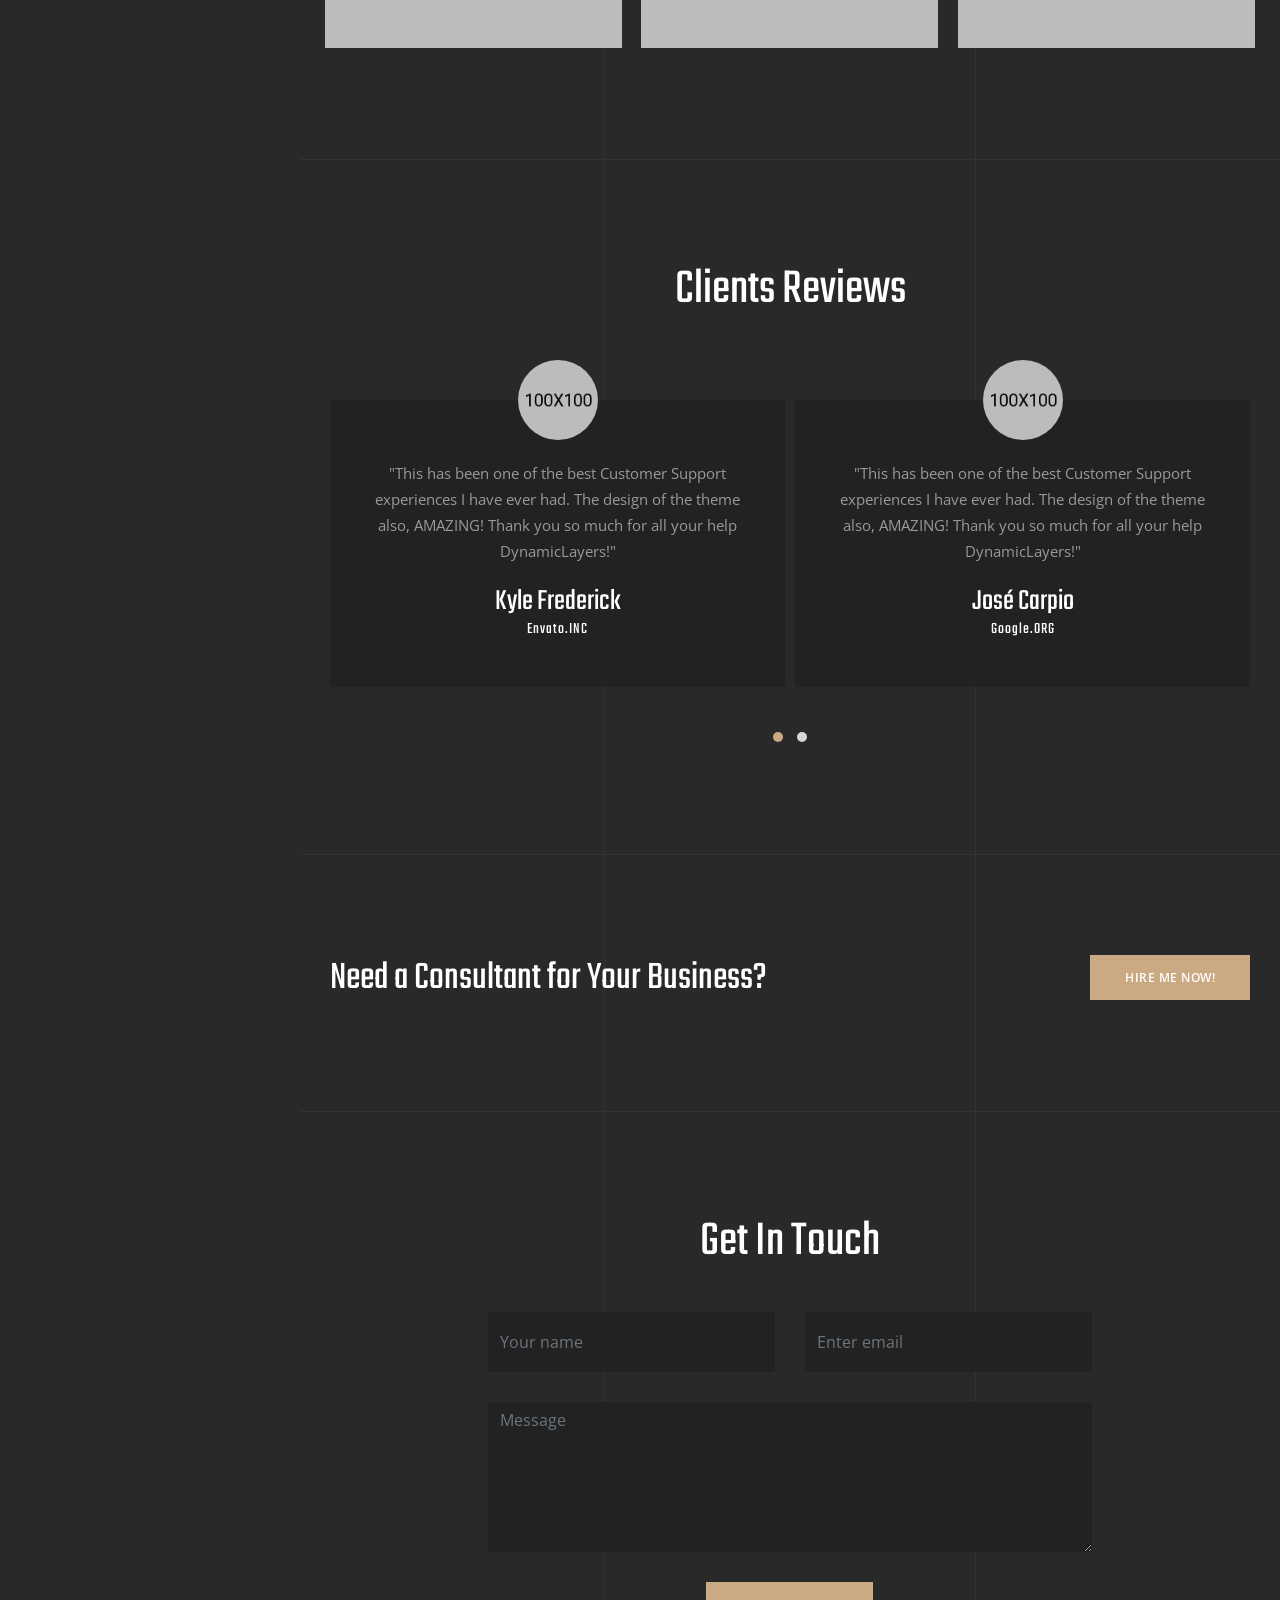
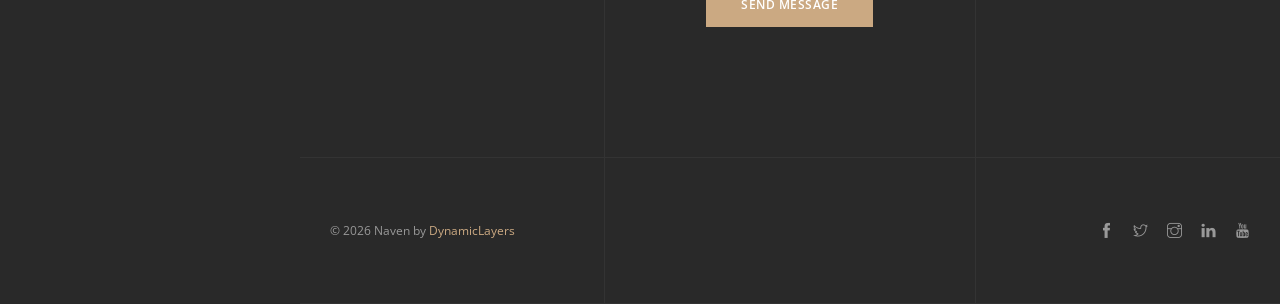
<file: Master Files/html/particle-dark/index.html>
<!DOCTYPE html>
<!--[if lt IE 7]>      <html class="no-js lt-ie9 lt-ie8 lt-ie7" lang=""> <![endif]-->
<!--[if IE 7]>         <html class="no-js lt-ie9 lt-ie8" lang=""> <![endif]-->
<!--[if IE 8]>         <html class="no-js lt-ie9" lang=""> <![endif]-->
<!--[if gt IE 8]><!--> <html class="no-js" lang="en"> <!--<![endif]-->
    <head>
       
        <meta charset="utf-8">
        <meta name="viewport" content="width=device-width, initial-scale=1">
		<meta name="description" content="Personal Portfolio / CV / Resume Template">
        <meta name="author" content="DynamicLayers">
        
        <title>Naven | Personal Portfolio / CV / Resume Template</title>
        
        <link rel="shortcut icon" type="image/x-icon" href="img/favicon.png" />
        <link rel="stylesheet" href="css/bootstrap.min.css" />
        <link rel="stylesheet" href="css/bootstrap-menu.css"/>
        <link rel="stylesheet" href="css/animate.min.css" />
        <link rel="stylesheet" href="css/themify-icons.css">
        <link rel="stylesheet" href="css/elegant-line-icons.css">
        <link rel="stylesheet" href="css/venobox/venobox.css"/>
        <link rel="stylesheet" href="css/owl.carousel.css"/>
        <link rel="stylesheet" href="css/owl.theme.default.min.css"/>
        <link rel="stylesheet" href="css/main.css"/>
    </head>
    <body>
        
        <div class="site-preloader-wrap">
            <div class="spinner"></div>
        </div><!-- /.site-preloader-wrap -->

        <div class="dl-fixed-sidebar dl-sidebar-left">
            <div class="dl-header-container">
                <div class="logo">
                    <h1><a href="index.html"><img src="img/logo-light.png" alt="logo"></a></h1>
                </div>
                <div class="dl-burger-menu">
                    <div class="dl-line-menu dl-line-half dl-first-line"></div>
                    <div class="dl-line-menu"></div>
                    <div class="dl-line-menu dl-line-half dl-last-line"></div>
                </div>
                <nav class="dl-menu-fixed">
                    <ul>
                        <li><a href="#home" data-scroll-nav="0">Home</a></li>
                        <li><a href="#services" data-scroll-nav="1">About Me</a></li>
                        <li><a href="#about" data-scroll-nav="2">Resume</a></li>
                        <li><a href="#services" data-scroll-nav="3">Services</a></li>
                        <li><a href="#portfolios" data-scroll-nav="4">Portfolios</a></li>
                        <li><a href="#reviews" data-scroll-nav="5">Reviews</a></li>
                        <li><a href="#contact" data-scroll-nav="6">Contact</a></li>
                    </ul>
                </nav>
            </div>
        </div><!-- /.dl-fixed-sidebar -->

        <div class="dl-side-content">
            <div class="content-lines-wrapper">
                <div class="content-lines-inner">
                    <div class="content-lines"></div>
                </div>
            </div><!-- /.content-lines-wrapper -->
            
            <header class="hero-section d-flex align-items-center bd-bottom" data-scroll-index="0">
                <div id="particles-js"></div>
                <div class="container">
                    <div class="hero-content text-center">
                        <h4>Hello! I'M</h4>
                        <h1>Jacob Harrison</h1>
                        <h2>I'm <span class="typed"></span></h2>
                    </div>
                    <ul class="hero-social">
                        <li><a href="#"><i class="ti-facebook"></i></a></li>
                        <li><a href="#"><i class="ti-twitter"></i></a></li>
                        <li><a href="#"><i class="ti-instagram"></i></a></li>
                        <li><a href="#"><i class="ti-linkedin"></i></a></li>
                        <li><a href="#"><i class="ti-youtube"></i></a></li>
                    </ul>
                </div>
            </header><!-- /.hero-section -->
            
            <section id="about" class="about-section section-padding bd-bottom" data-scroll-index="1">
                <div class="container">
                    <div class="row align-items-center">
                        <div class="col-md-7 sm-padding wow fadeInLeft" data-wow-delay="200ms" data-wow-duration="1000ms">
                            <div class="about-content">
                               <h2>Let Me Introduce Myself.</h2>
                                <p>I love to work in User Experience & User Interface designing. Because I love to solve the design problem and find easy and better solutions to solve it. I always try my best to make good user interface with the best user experience.</p>
                                <ul class="profile-info">
                                    <li><span>Full Name</span> Jacob Harrison</li>
                                    <li><span>Birth Date</span> 01-01-1990</li>
                                    <li><span>Address</span> 962 Fifth Avenue, 3rd Floor New York.</li>
                                    <li><span>Email</span> info.yourmail@gmail.com</li>
                                    <li><span>Website</span> JacobHarrison.com</li>
                                </ul>
                                <a href="#" class="default-btn">Download CV <i class="ti-download"></i></a>
                            </div>
                        </div>
                        <div class="col-md-5 sm-padding wow fadeInRight" data-wow-delay="200ms" data-wow-duration="1000ms">
                            <div class="about-bg">
                               <img src="img/about-bg.jpg" alt="img">
                               <div class="dots"></div>
                            </div>
                        </div>
                    </div>
                </div>
            </section><!-- /.about-section -->
            
            <section id="resume" class="resume-section section-padding bd-bottom" data-scroll-index="2">
                <div class="container">
                    <div class="row">
                        <div class="col-md-6 sm-padding wow fadeInLeft" data-wow-delay="200ms" data-wow-duration="1000ms">
                            <div class="section-heading mb-40">
                               <h2>Working Experience</h2>
                            </div>
                            <ul class="exp-list">
                                <li>
                                    <div class="exp-date">
                                        <i class="ti-bookmark"></i>
                                        <span>January 2014 - Till Now</span>
                                    </div>
                                    <div class="exp-content">
                                        <h4>Envato Inc. <span>Software Engineer</span></h4>
                                        <p>I love to work in User Experience & User Interface designing. Because I love to solve the design problem and find easy and better solutions to solve it.</p>
                                    </div>
                                </li>
                                <li>
                                    <div class="exp-date">
                                        <i class="ti-bookmark"></i>
                                        <span>February 2015 - March 2016</span>
                                    </div>
                                    <div class="exp-content">
                                        <h4>Envato Inc. <span>Web Designer</span></h4>
                                        <p>I love to work in User Experience & User Interface designing. Because I love to solve the design problem and find easy and better solutions to solve it.</p>
                                    </div>
                                </li>
                            </ul>
                        </div>
                        <div class="col-md-6 sm-padding wow fadeInRight" data-wow-delay="200ms" data-wow-duration="1000ms">
                            <div class="skill-wrap">
                               <div class="section-heading mb-40">
                                   <h2>Professional Skills</h2>
                               </div>
                                <ul class="skill-items">
                                    <li class="skill-item">
                                        <h5>Photoshop</h5>
                                        <div class="progress">
                                            <div class="progress-bar wow slideInLeft" data-wow-delay="0ms" data-wow-duration="2000ms" role="progressbar" style="width: 80%;">
                                            <span>80%</span>
                                            </div>
                                        </div>
                                    </li>
                                    <li class="skill-item">
                                        <h5>Indesign</h5>
                                        <div class="progress">
                                            <div class="progress-bar wow slideInLeft" data-wow-delay="200ms" data-wow-duration="2000ms" role="progressbar" style="width: 90%;">
                                            <span>90%</span>
                                            </div>
                                        </div>
                                    </li>
                                    <li class="skill-item">
                                        <h5>Javascript</h5>
                                        <div class="progress">
                                            <div class="progress-bar wow slideInLeft" data-wow-delay="300ms" data-wow-duration="2000ms" role="progressbar" style="width: 75%;">
                                            <span>75%</span>
                                            </div>
                                        </div>
                                    </li>
                                    <li class="skill-item">
                                        <h5>Wordpress</h5>
                                        <div class="progress">
                                             <div class="progress-bar wow slideInLeft" data-wow-delay="400ms" data-wow-duration="2000ms" role="progressbar" style="width: 65%;">
                                            <span>65%</span>
                                            </div>
                                        </div>
                                    </li>
                                </ul>
                            </div>
                        </div>
                    </div>
                </div>
            </section><!-- /.resume-section -->
            
            <section id="services" class="services-section section-padding bd-bottom" data-scroll-index="3">
                <div class="container">
                    <div class="section-heading mb-40 text-center wow fadeInUp" data-wow-delay="200ms" data-wow-duration="1000ms">
                        <h2>Outstanding Services</h2>
                    </div>
                    <div class="row">
                        <div class="col-md-4 col-sm-6 sm-padding wow fadeInUp" data-wow-delay="200ms" data-wow-duration="1000ms">
                            <div class="services-item">
                                <i class="icon-genius"></i>
                                <h3>Web Development</h3>
                                <p>Uniquely incentivize systems for reliable market. Authoritatively scale next generation. </p>
                                <div class="dots"></div>
                            </div>
                        </div>
                        <div class="col-md-4 col-sm-6 sm-padding wow fadeInUp" data-wow-delay="400ms" data-wow-duration="1000ms">
                            <div class="services-item">
                                <i class="icon-tools"></i>
                                <h3>UX UI Design</h3>
                                <p>Uniquely incentivize systems for reliable market. Authoritatively scale next generation. </p>
                                <div class="dots"></div>
                            </div>
                        </div>
                        <div class="col-md-4 col-sm-6 sm-padding wow fadeInUp" data-wow-delay="500ms" data-wow-duration="1000ms">
                            <div class="services-item">
                                <i class="icon-search"></i>
                                <h3>Digital Marketing</h3>
                                <p>Uniquely incentivize systems for reliable market. Authoritatively scale next generation. </p>
                                <div class="dots"></div>
                            </div>
                        </div>
                    </div>
                </div>
            </section><!-- /.services-section -->
            
            <section id="portfolios" class="portfolio-section section-padding bd-bottom" data-scroll-index="4">
                <div class="container">
                   <div class="section-heading text-center mb-40 wow fadeInUp" data-wow-delay="200ms" data-wow-duration="1000ms">
                       <h2>Work Portfolios</h2>
                   </div>
                    <div class="portfolio-wrapper">
                        <ul class="portfolio-filter text-center mb-30">
                            <li class="active" data-filter="*">All</li>
                            <li data-filter=".branding">Branding</li>
                            <li data-filter=".design">Design</li>
                            <li data-filter=".wordpress">Wordpress</li>
                            <li data-filter=".marketing">Marketing</li>
                        </ul><!-- Portfolio Filter -->
                        <div class="row portfolio-items">
                            <div class="col-md-4 col-sm-6 padding-10 single-item design wordpress">
                               <div class="portfolio-box">
                                   <img src="img/port-1.jpg" alt="img">
                                   <div class="portfolio-content">
                                       <h3><a class="img-popup" href="img/port-1.jpg">Design Studio<span>Branding</span></a></h3>
                                   </div>
                               </div>
                            </div>
                            <div class="col-md-4 col-sm-6 padding-10 single-item branding marketing">
                               <div class="portfolio-box">
                                   <img src="img/port-2.jpg" alt="img">
                                   <div class="portfolio-content">
                                       <h3><a class="img-popup" href="img/port-2.jpg">Design Studio<span>Branding</span></a></h3>
                                   </div>
                               </div>
                            </div>
                            <div class="col-md-4 col-sm-6 padding-10 single-item design marketing">
                               <div class="portfolio-box">
                                   <img src="img/port-3.jpg" alt="img">
                                   <div class="portfolio-content">
                                       <h3><a class="img-popup" href="img/port-3.jpg">Design Studio<span>Branding</span></a></h3>
                                   </div>
                               </div>
                            </div>
                            <div class="col-md-4 col-sm-6 padding-10 single-item marketing wordpress">
                               <div class="portfolio-box">
                                   <img src="img/port-4.jpg" alt="img">
                                   <div class="portfolio-content">
                                       <h3><a class="img-popup" href="img/port-4.jpg">Design Studio<span>Branding</span></a></h3>
                                   </div>
                               </div>
                            </div>
                            <div class="col-md-4 col-sm-6 padding-10 single-item wordpress branding">
                               <div class="portfolio-box">
                                   <img src="img/port-5.jpg" alt="img">
                                   <div class="portfolio-content">
                                       <h3><a class="img-popup" href="img/port-5.jpg">Design Studio<span>Branding</span></a></h3>
                                   </div>
                               </div>
                            </div>
                            <div class="col-md-4 col-sm-6 padding-10 single-item design">
                               <div class="portfolio-box">
                                   <img src="img/port-6.jpg" alt="img">
                                   <div class="portfolio-content">
                                       <h3><a class="img-popup" href="img/port-6.jpg">Design Studio<span>Branding</span></a></h3>
                                   </div>
                               </div>
                            </div>
                        </div>
                    </div>
                </div>
            </section><!-- /.portfolio-section -->
            
            <section id="reviews" class="testimonial-section section-padding bd-bottom" data-scroll-index="5">
                <div class="container">
                    <div class="section-heading mb-40 text-center wow fadeInUp" data-wow-delay="200ms" data-wow-duration="1000ms">
                        <h2>Clients Reviews</h2>
                    </div>
                    <div id="testimonial-carousel" class="testimonial-carousel owl-carousel">
                        <div class="testimonial-item">
                            <div class="testimonial-innter">
                                <div class="testi-thumb"><img src="img/testi-1.jpg" alt="img"></div>
                                <div class="testi-content">
                                    <p>"This has been one of the best Customer Support experiences I have ever had. The design of the theme also, AMAZING! Thank you so much for all your help DynamicLayers!"</p>
                                    <h4>Kyle Frederick <span>Envato.INC</span></h4>
                                </div>
                            </div>
                        </div>
                        <div class="testimonial-item">
                            <div class="testimonial-innter">
                                <div class="testi-thumb"><img src="img/testi-2.jpg" alt="img"></div>
                                <div class="testi-content">
                                    <p>"This has been one of the best Customer Support experiences I have ever had. The design of the theme also, AMAZING! Thank you so much for all your help DynamicLayers!"</p>
                                    <h4>José Carpio <span>Google.ORG</span></h4>
                                </div>
                            </div>
                        </div>
                        <div class="testimonial-item">
                            <div class="testimonial-innter">
                                <div class="testi-thumb"><img src="img/testi-3.jpg" alt="img"></div>
                                <div class="testi-content">
                                    <p>"This has been one of the best Customer Support experiences I have ever had. The design of the theme also, AMAZING! Thank you so much for all your help DynamicLayers!"</p>
                                    <h4>Melania Rose <span>Themeforest.CO</span></h4>
                                </div>
                            </div>
                        </div>
                    </div>
                </div>
            </section><!-- /.testimonial-section -->
            
            <section class="cta-section section-padding bd-bottom">
                <div class="container">
                    <div class="row">
                        <div class="col-md-6 xs-padding">
                            <div class="cta-content">
                                <h3>Need a Consultant for Your Business?</h3>
                            </div>
                        </div>
                        <div class="col-md-6 text-right">
                            <a href="#" class="default-btn">Hire Me Now!</a>
                        </div>
                    </div>
                </div>
            </section><!-- /.cta-section -->
            
            <section id="contact" class="contact-section section-padding" data-scroll-index="6">
                <div class="container">
                    <div class="section-heading mb-40 text-center wow fadeInUp" data-wow-delay="200ms" data-wow-duration="1000ms">
                        <h2>Get In Touch</h2>
                    </div>
                    <div class="row">
                        <div class="col-md-8 offset-md-2">
                            <form action="contact.php" method="post" id="ajax_form" class="row contact-form text-center">
                                <div class="form-group col-lg-6">
                                    <input type="text" class="form-control" id="name" placeholder="Your name" required>
                                </div>
                                <div class="form-group col-lg-6">
                                    <input type="email" class="form-control" id="email" placeholder="Enter email" required>
                                </div>
                                <div class="form-group col-lg-12">
                                    <textarea class="form-control message" id="message" name="message" placeholder="Message" required></textarea>
                                </div>
                                <div class="form-group col-lg-12">
                                    <button id="submit" class="default-btn" type="submit">Send Message</button>
                                </div>
                                <div id="form-messages" class="form-group col-lg-12">
                                    <div class="alert" role="alert"></div>
                                </div>
                            </form>
                        </div>
                    </div>
                </div>
            </section><!-- /.contact-section -->
            
            <footer class="footer-section">
                <div class="container">
                    <div class="row">
                        <div class="col-sm-6">
                            <p>© <script> document.write(new Date().getFullYear())</script> Naven by <a href="https://themeforest.net/user/dynamiclayers" target="_blank">DynamicLayers</a></p>
                        </div>
                        <div class="col-sm-6">
                            <div class="footer-social text-right">
                                <a href="#"><i class="ti-facebook"></i></a>
                                <a href="#"><i class="ti-twitter"></i></a>
                                <a href="#"><i class="ti-instagram"></i></a>
                                <a href="#"><i class="ti-linkedin"></i></a>
                                <a href="#"><i class="ti-youtube"></i></a>
                            </div><!-- /.footer-social -->
                        </div>
                    </div>
                </div>
            </footer><!-- /.footer-section -->
            
        </div><!-- /.dl-side-content -->

        <!-- jQuery -->
        <script src="js/vendor/jquery-1.12.4.min.js"></script>
        <script src="js/vendor/popper.min.js"></script>
        <script src="js/vendor/bootstrap.min.js"></script>
        <script src="js/vendor/scrollit.js"></script>
        <script src="js/vendor/jquery.waypoints.min.js"></script>
        <script src="js/vendor/imagesloaded.pkgd.min.js"></script>
        <script src="js/vendor/venobox.min.js"></script>
        <script src="js/vendor/jquery.isotope.v3.0.2.js"></script>
        <script src="js/vendor/owl.carousel.min.js"></script>
        <script src="js/vendor/typed.min.js"></script>
        <script src="js/vendor/bootstrap-menu.js"></script>
        <script src="js/vendor/wow.min.js"></script>
        <script src="js/vendor/particles.min.js"></script>
        <script src="js/vendor/app.js"></script>
        <script src="js/contact.js"></script>
        <script src="js/main.js"></script>

    </body>

</html>
</file>
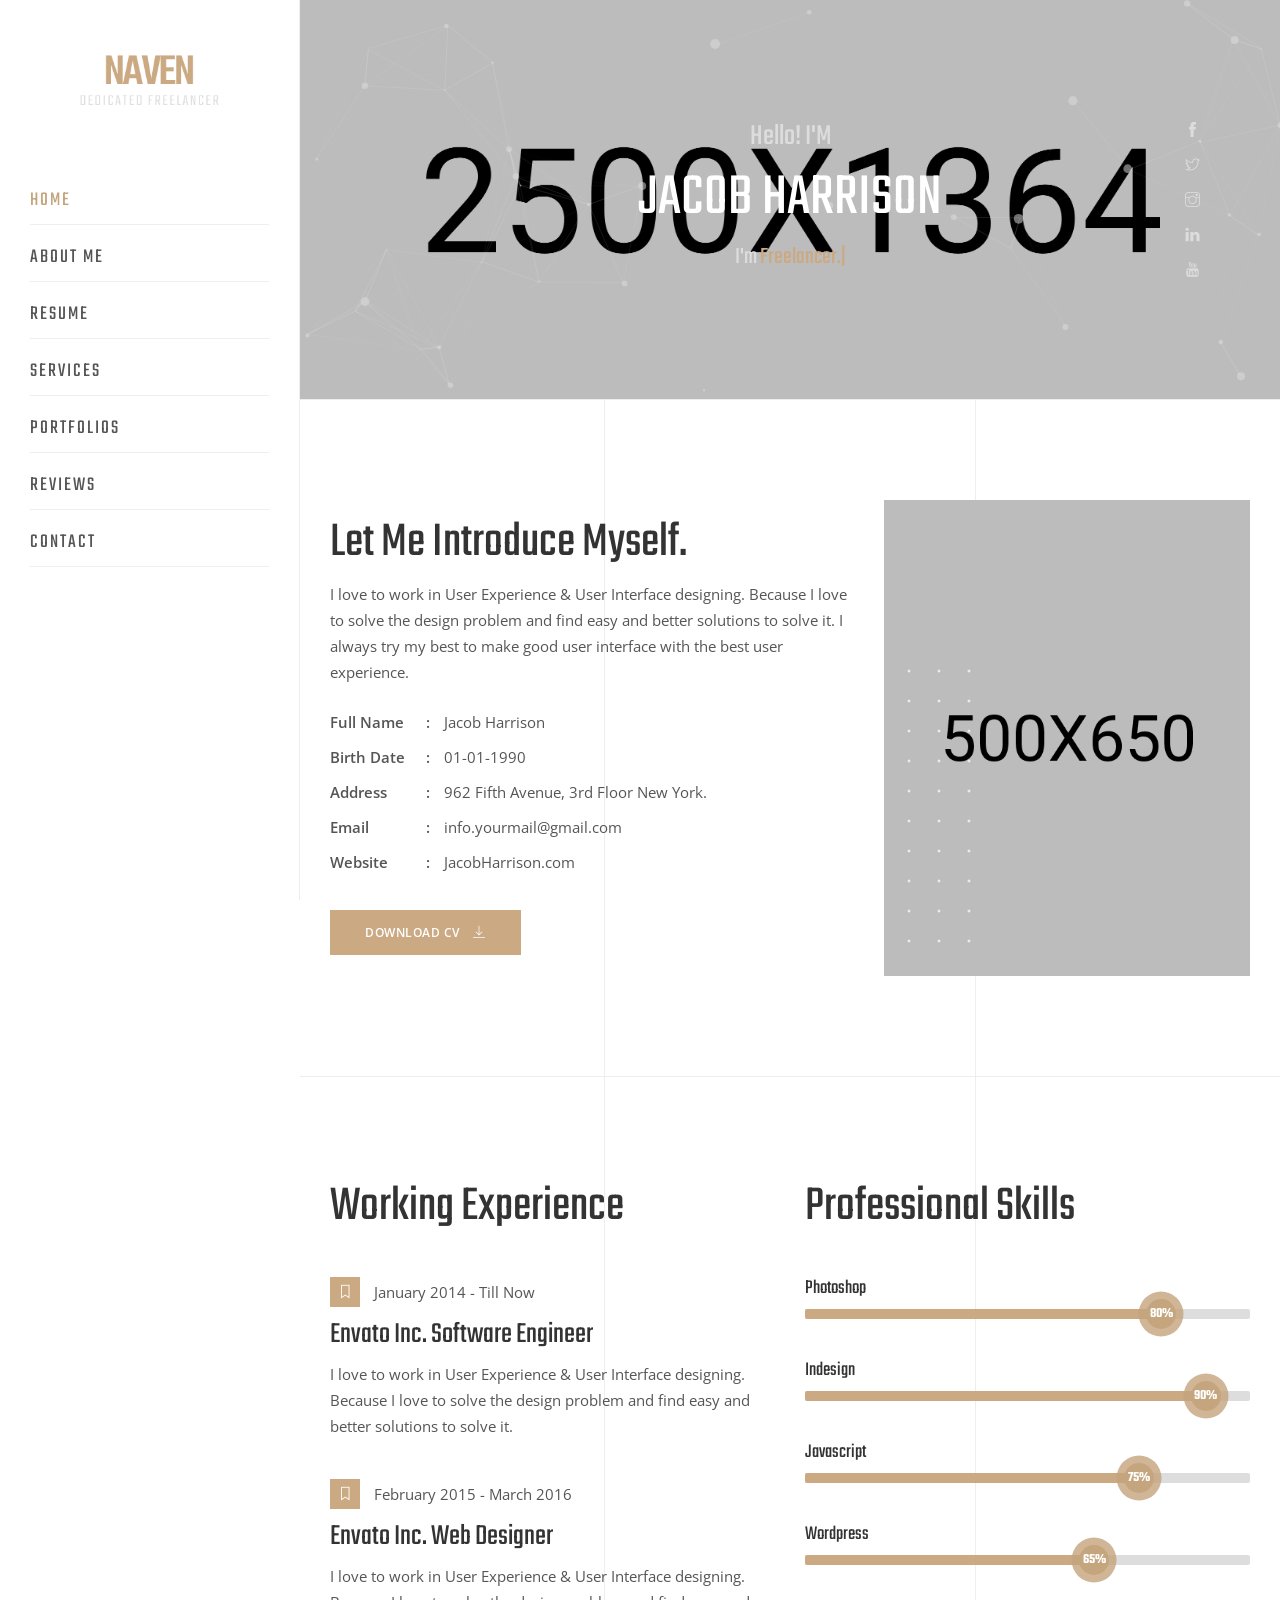
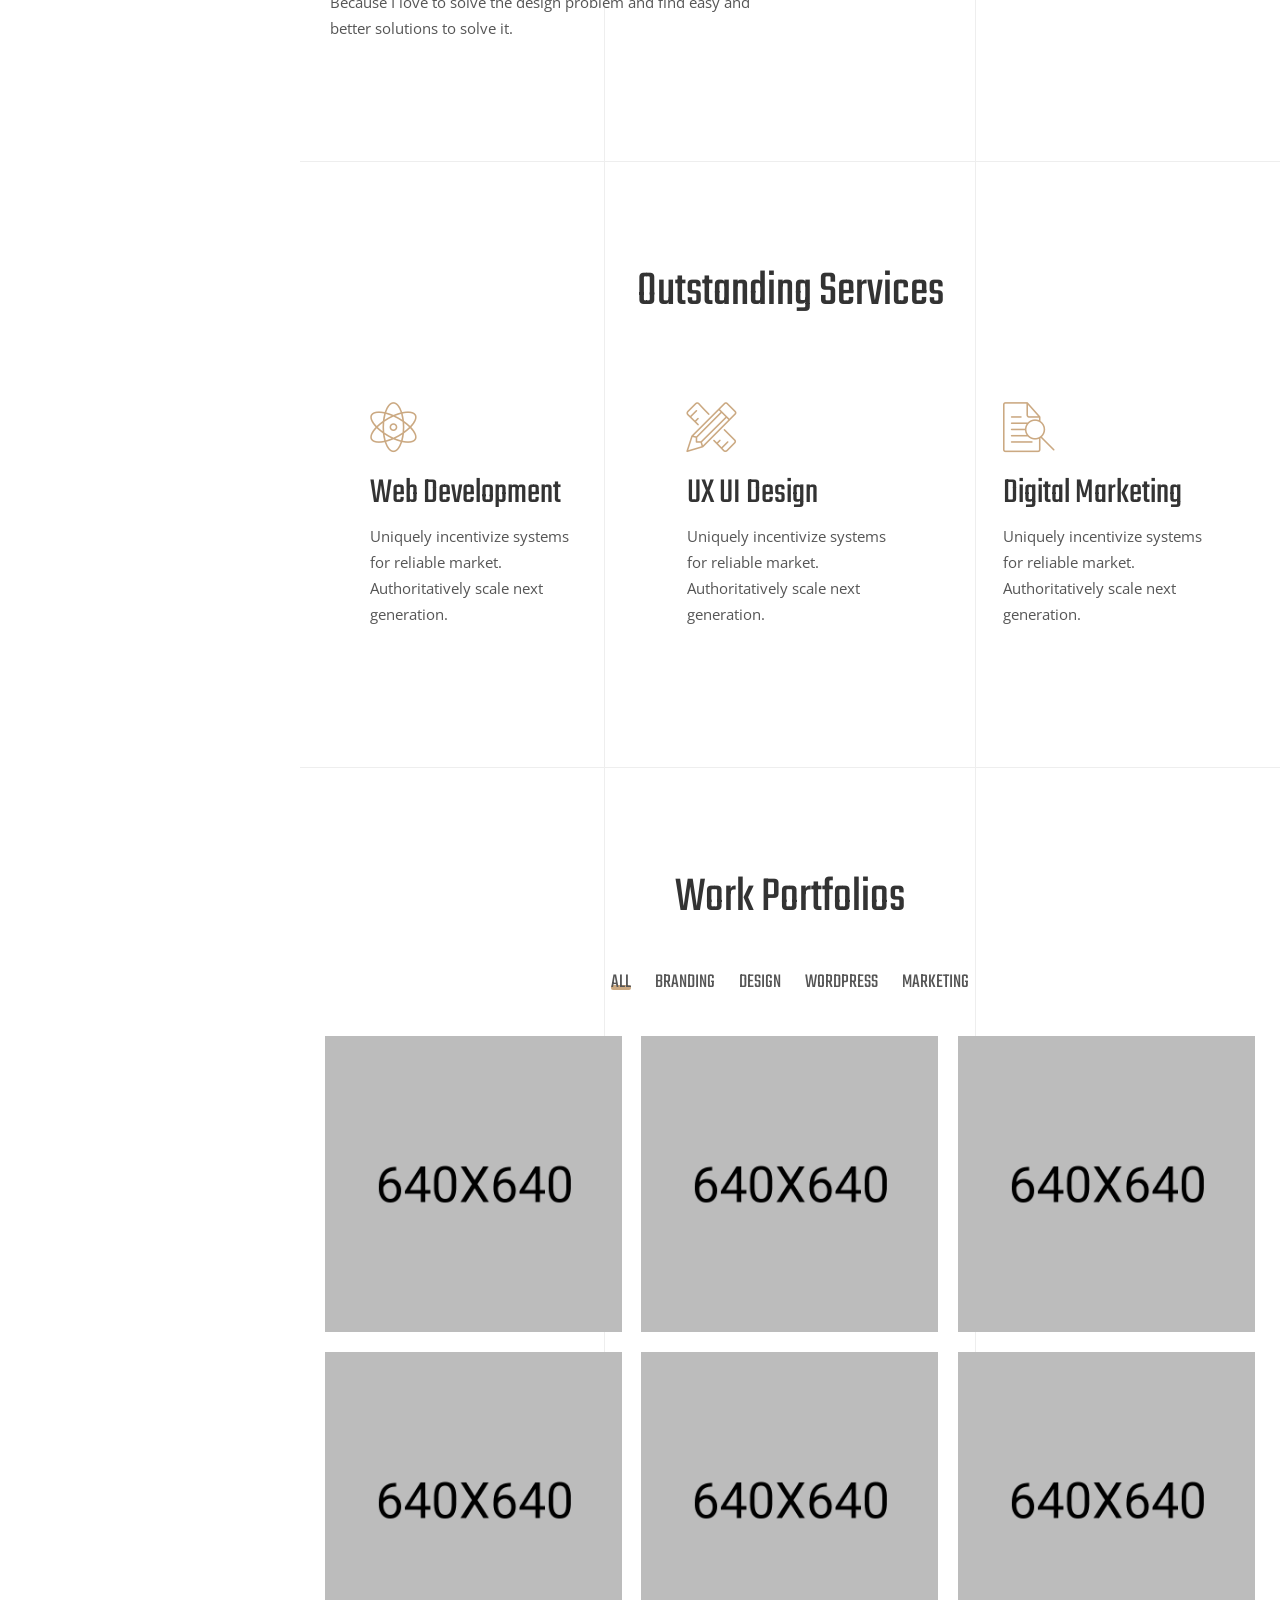
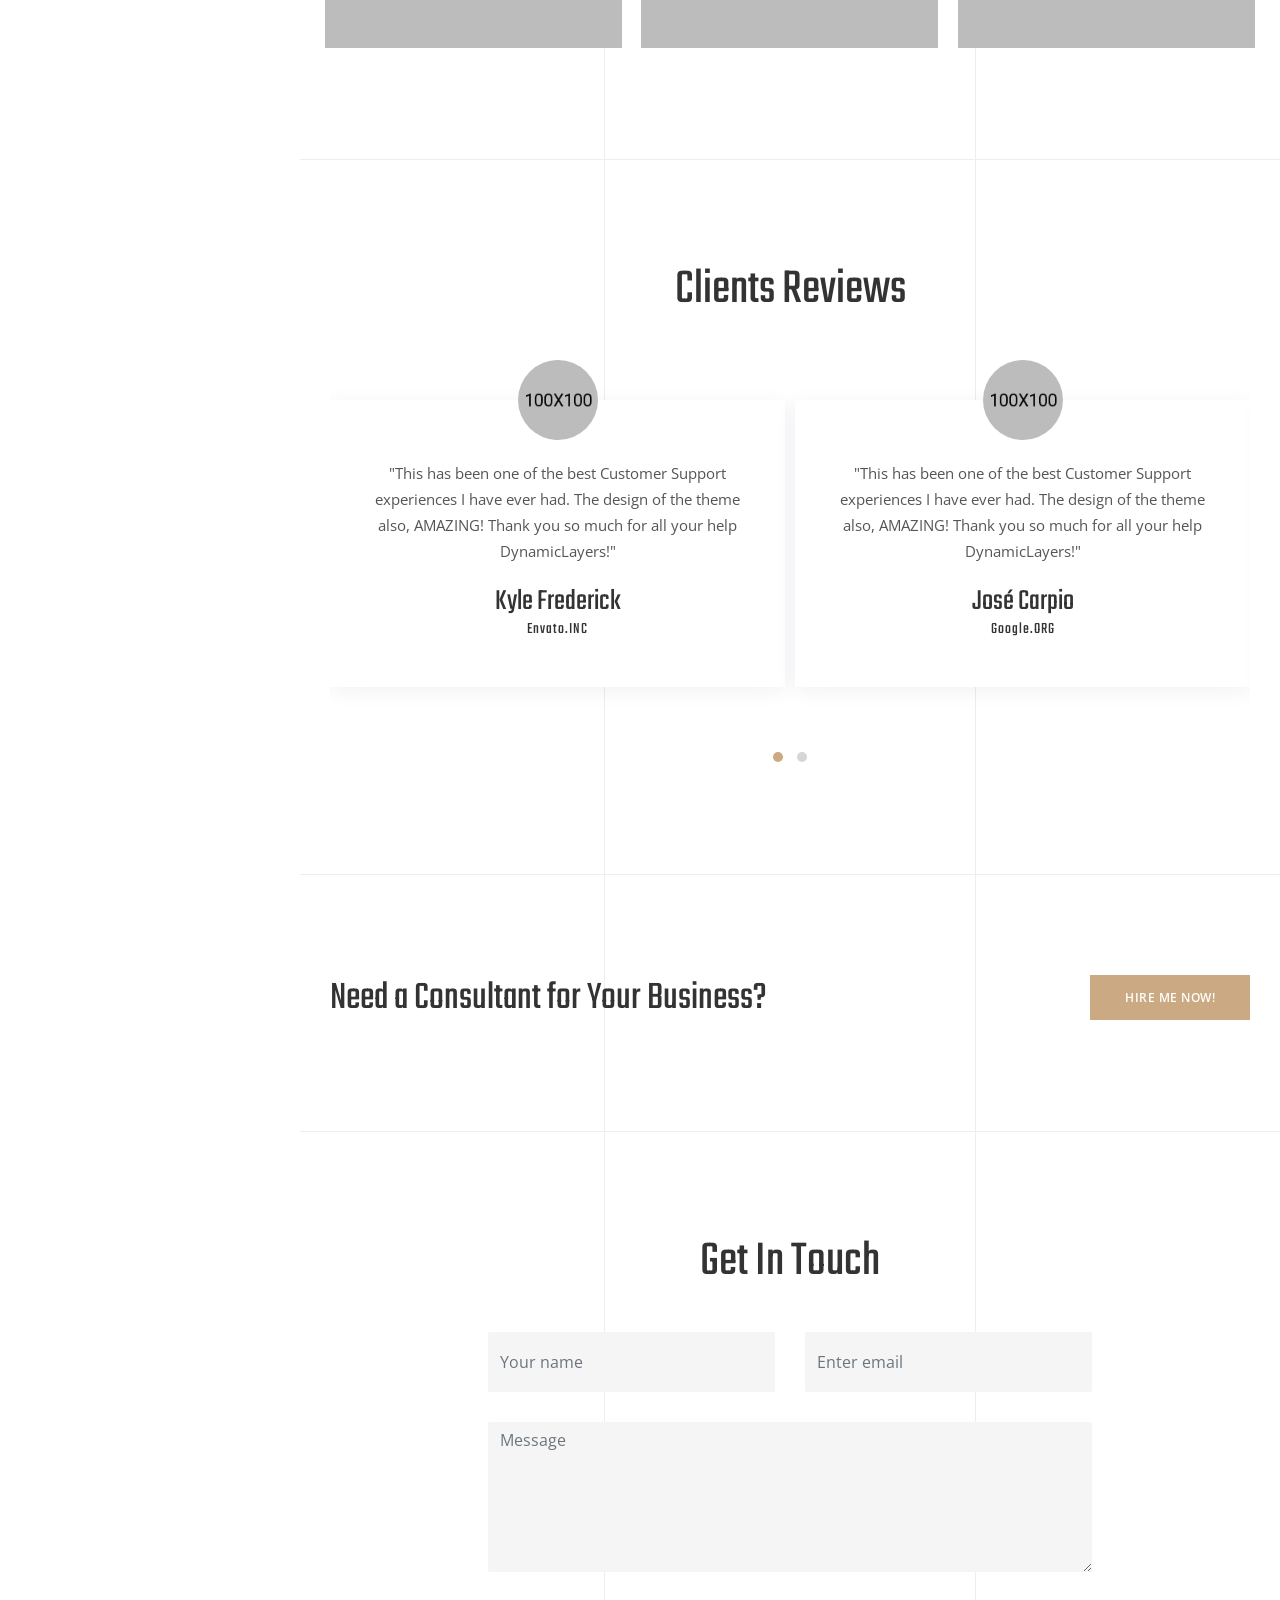
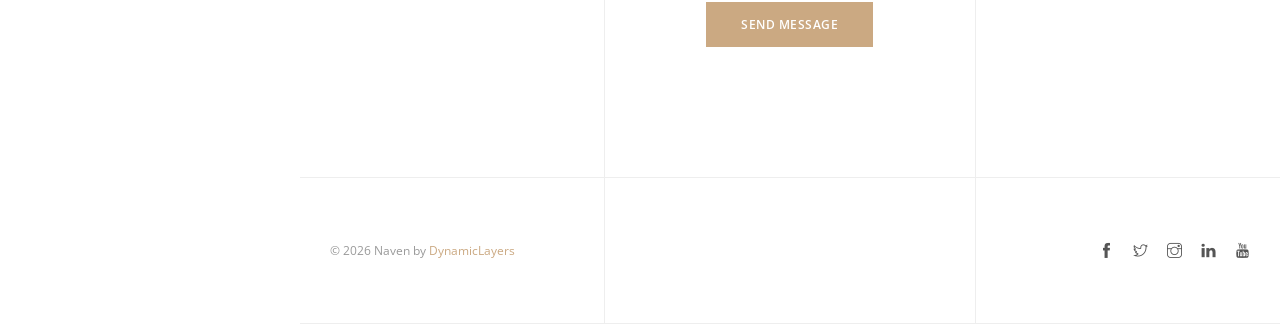
<file: Master Files/html/particle-light/index.html>
<!DOCTYPE html>
<!--[if lt IE 7]>      <html class="no-js lt-ie9 lt-ie8 lt-ie7" lang=""> <![endif]-->
<!--[if IE 7]>         <html class="no-js lt-ie9 lt-ie8" lang=""> <![endif]-->
<!--[if IE 8]>         <html class="no-js lt-ie9" lang=""> <![endif]-->
<!--[if gt IE 8]><!--> <html class="no-js" lang="en"> <!--<![endif]-->
    <head>
       
        <meta charset="utf-8">
        <meta name="viewport" content="width=device-width, initial-scale=1">
        <meta name="description" content="Personal Portfolio / CV / Resume Template">
        <meta name="author" content="DynamicLayers">
        
        <title>Naven | Personal Portfolio / CV / Resume Template</title>
        
        <link rel="shortcut icon" type="image/x-icon" href="img/favicon.png" />
        <link rel="stylesheet" href="css/bootstrap.min.css" />
        <link rel="stylesheet" href="css/bootstrap-menu.css"/>
        <link rel="stylesheet" href="css/animate.min.css" />
        <link rel="stylesheet" href="css/themify-icons.css">
        <link rel="stylesheet" href="css/elegant-line-icons.css">
        <link rel="stylesheet" href="css/venobox/venobox.css"/>
        <link rel="stylesheet" href="css/owl.carousel.css"/>
        <link rel="stylesheet" href="css/owl.theme.default.min.css"/>
        <link rel="stylesheet" href="css/main.css"/>
    </head>
    <body>
        
        <div class="site-preloader-wrap">
            <div class="spinner"></div>
        </div><!-- /.site-preloader-wrap -->

        <div class="dl-fixed-sidebar dl-sidebar-left">
            <div class="dl-header-container">
                <div class="logo">
                    <h1><a href="index.html"><img src="img/logo-light.png" alt="logo"></a></h1>
                </div>
                <div class="dl-burger-menu">
                    <div class="dl-line-menu dl-line-half dl-first-line"></div>
                    <div class="dl-line-menu"></div>
                    <div class="dl-line-menu dl-line-half dl-last-line"></div>
                </div>
                <nav class="dl-menu-fixed">
                    <ul>
                        <li><a href="#home" data-scroll-nav="0">Home</a></li>
                        <li><a href="#services" data-scroll-nav="1">About Me</a></li>
                        <li><a href="#about" data-scroll-nav="2">Resume</a></li>
                        <li><a href="#services" data-scroll-nav="3">Services</a></li>
                        <li><a href="#portfolios" data-scroll-nav="4">Portfolios</a></li>
                        <li><a href="#reviews" data-scroll-nav="5">Reviews</a></li>
                        <li><a href="#contact" data-scroll-nav="6">Contact</a></li>
                    </ul>
                </nav>
            </div>
        </div><!-- /.dl-fixed-sidebar -->

        <div class="dl-side-content">
            <div class="content-lines-wrapper">
                <div class="content-lines-inner">
                    <div class="content-lines"></div>
                </div>
            </div><!-- /.content-lines-wrapper -->
            
            <header class="hero-section d-flex align-items-center bd-bottom" data-scroll-index="0">
                <div id="particles-js"></div>
                <div class="container">
                    <div class="hero-content text-center">
                        <h4>Hello! I'M</h4>
                        <h1>Jacob Harrison</h1>
                        <h2>I'm <span class="typed"></span></h2>
                    </div>
                    <ul class="hero-social">
                        <li><a href="#"><i class="ti-facebook"></i></a></li>
                        <li><a href="#"><i class="ti-twitter"></i></a></li>
                        <li><a href="#"><i class="ti-instagram"></i></a></li>
                        <li><a href="#"><i class="ti-linkedin"></i></a></li>
                        <li><a href="#"><i class="ti-youtube"></i></a></li>
                    </ul>
                </div>
            </header><!-- /.hero-section -->
            
            <section id="about" class="about-section section-padding bd-bottom" data-scroll-index="1">
                <div class="container">
                    <div class="row align-items-center">
                        <div class="col-md-7 sm-padding wow fadeInLeft" data-wow-delay="200ms" data-wow-duration="1000ms">
                            <div class="about-content">
                               <h2>Let Me Introduce Myself.</h2>
                                <p>I love to work in User Experience & User Interface designing. Because I love to solve the design problem and find easy and better solutions to solve it. I always try my best to make good user interface with the best user experience.</p>
                                <ul class="profile-info">
                                    <li><span>Full Name</span> Jacob Harrison</li>
                                    <li><span>Birth Date</span> 01-01-1990</li>
                                    <li><span>Address</span> 962 Fifth Avenue, 3rd Floor New York.</li>
                                    <li><span>Email</span> info.yourmail@gmail.com</li>
                                    <li><span>Website</span> JacobHarrison.com</li>
                                </ul>
                                <a href="#" class="default-btn">Download CV <i class="ti-download"></i></a>
                            </div>
                        </div>
                        <div class="col-md-5 sm-padding wow fadeInRight" data-wow-delay="200ms" data-wow-duration="1000ms">
                            <div class="about-bg">
                               <img src="img/about-bg.jpg" alt="img">
                               <div class="dots"></div>
                            </div>
                        </div>
                    </div>
                </div>
            </section><!-- /.about-section -->
            
            <section id="resume" class="resume-section section-padding bd-bottom" data-scroll-index="2">
                <div class="container">
                    <div class="row">
                        <div class="col-md-6 sm-padding wow fadeInLeft" data-wow-delay="200ms" data-wow-duration="1000ms">
                            <div class="section-heading mb-40">
                               <h2>Working Experience</h2>
                            </div>
                            <ul class="exp-list">
                                <li>
                                    <div class="exp-date">
                                        <i class="ti-bookmark"></i>
                                        <span>January 2014 - Till Now</span>
                                    </div>
                                    <div class="exp-content">
                                        <h4>Envato Inc. <span>Software Engineer</span></h4>
                                        <p>I love to work in User Experience & User Interface designing. Because I love to solve the design problem and find easy and better solutions to solve it.</p>
                                    </div>
                                </li>
                                <li>
                                    <div class="exp-date">
                                        <i class="ti-bookmark"></i>
                                        <span>February 2015 - March 2016</span>
                                    </div>
                                    <div class="exp-content">
                                        <h4>Envato Inc. <span>Web Designer</span></h4>
                                        <p>I love to work in User Experience & User Interface designing. Because I love to solve the design problem and find easy and better solutions to solve it.</p>
                                    </div>
                                </li>
                            </ul>
                        </div>
                        <div class="col-md-6 sm-padding wow fadeInRight" data-wow-delay="200ms" data-wow-duration="1000ms">
                            <div class="skill-wrap">
                               <div class="section-heading mb-40">
                                   <h2>Professional Skills</h2>
                               </div>
                                <ul class="skill-items">
                                    <li class="skill-item">
                                        <h5>Photoshop</h5>
                                        <div class="progress">
                                            <div class="progress-bar wow slideInLeft" data-wow-delay="0ms" data-wow-duration="2000ms" role="progressbar" style="width: 80%;">
                                            <span>80%</span>
                                            </div>
                                        </div>
                                    </li>
                                    <li class="skill-item">
                                        <h5>Indesign</h5>
                                        <div class="progress">
                                            <div class="progress-bar wow slideInLeft" data-wow-delay="200ms" data-wow-duration="2000ms" role="progressbar" style="width: 90%;">
                                            <span>90%</span>
                                            </div>
                                        </div>
                                    </li>
                                    <li class="skill-item">
                                        <h5>Javascript</h5>
                                        <div class="progress">
                                            <div class="progress-bar wow slideInLeft" data-wow-delay="300ms" data-wow-duration="2000ms" role="progressbar" style="width: 75%;">
                                            <span>75%</span>
                                            </div>
                                        </div>
                                    </li>
                                    <li class="skill-item">
                                        <h5>Wordpress</h5>
                                        <div class="progress">
                                             <div class="progress-bar wow slideInLeft" data-wow-delay="400ms" data-wow-duration="2000ms" role="progressbar" style="width: 65%;">
                                            <span>65%</span>
                                            </div>
                                        </div>
                                    </li>
                                </ul>
                            </div>
                        </div>
                    </div>
                </div>
            </section><!-- /.resume-section -->
            
            <section id="services" class="services-section section-padding bd-bottom" data-scroll-index="3">
                <div class="container">
                    <div class="section-heading mb-40 text-center wow fadeInUp" data-wow-delay="200ms" data-wow-duration="1000ms">
                        <h2>Outstanding Services</h2>
                    </div>
                    <div class="row">
                        <div class="col-md-4 col-sm-6 sm-padding wow fadeInUp" data-wow-delay="200ms" data-wow-duration="1000ms">
                            <div class="services-item">
                                <i class="icon-genius"></i>
                                <h3>Web Development</h3>
                                <p>Uniquely incentivize systems for reliable market. Authoritatively scale next generation. </p>
                                <div class="dots"></div>
                            </div>
                        </div>
                        <div class="col-md-4 col-sm-6 sm-padding wow fadeInUp" data-wow-delay="400ms" data-wow-duration="1000ms">
                            <div class="services-item">
                                <i class="icon-tools"></i>
                                <h3>UX UI Design</h3>
                                <p>Uniquely incentivize systems for reliable market. Authoritatively scale next generation. </p>
                                <div class="dots"></div>
                            </div>
                        </div>
                        <div class="col-md-4 col-sm-6 sm-padding wow fadeInUp" data-wow-delay="500ms" data-wow-duration="1000ms">
                            <div class="services-item">
                                <i class="icon-search"></i>
                                <h3>Digital Marketing</h3>
                                <p>Uniquely incentivize systems for reliable market. Authoritatively scale next generation. </p>
                                <div class="dots"></div>
                            </div>
                        </div>
                    </div>
                </div>
            </section><!-- /.services-section -->
            
            <section id="portfolios" class="portfolio-section section-padding bd-bottom" data-scroll-index="4">
                <div class="container">
                   <div class="section-heading text-center mb-40 wow fadeInUp" data-wow-delay="200ms" data-wow-duration="1000ms">
                       <h2>Work Portfolios</h2>
                   </div>
                    <div class="portfolio-wrapper">
                        <ul class="portfolio-filter text-center mb-30">
                            <li class="active" data-filter="*">All</li>
                            <li data-filter=".branding">Branding</li>
                            <li data-filter=".design">Design</li>
                            <li data-filter=".wordpress">Wordpress</li>
                            <li data-filter=".marketing">Marketing</li>
                        </ul><!-- Portfolio Filter -->
                        <div class="row portfolio-items">
                            <div class="col-md-4 col-sm-6 padding-10 single-item design wordpress">
                               <div class="portfolio-box">
                                   <img src="img/port-1.jpg" alt="img">
                                   <div class="portfolio-content">
                                       <h3><a class="img-popup" href="img/port-1.jpg">Design Studio<span>Branding</span></a></h3>
                                   </div>
                               </div>
                            </div>
                            <div class="col-md-4 col-sm-6 padding-10 single-item branding marketing">
                               <div class="portfolio-box">
                                   <img src="img/port-2.jpg" alt="img">
                                   <div class="portfolio-content">
                                       <h3><a class="img-popup" href="img/port-2.jpg">Design Studio<span>Branding</span></a></h3>
                                   </div>
                               </div>
                            </div>
                            <div class="col-md-4 col-sm-6 padding-10 single-item design marketing">
                               <div class="portfolio-box">
                                   <img src="img/port-3.jpg" alt="img">
                                   <div class="portfolio-content">
                                       <h3><a class="img-popup" href="img/port-3.jpg">Design Studio<span>Branding</span></a></h3>
                                   </div>
                               </div>
                            </div>
                            <div class="col-md-4 col-sm-6 padding-10 single-item marketing wordpress">
                               <div class="portfolio-box">
                                   <img src="img/port-4.jpg" alt="img">
                                   <div class="portfolio-content">
                                       <h3><a class="img-popup" href="img/port-4.jpg">Design Studio<span>Branding</span></a></h3>
                                   </div>
                               </div>
                            </div>
                            <div class="col-md-4 col-sm-6 padding-10 single-item wordpress branding">
                               <div class="portfolio-box">
                                   <img src="img/port-5.jpg" alt="img">
                                   <div class="portfolio-content">
                                       <h3><a class="img-popup" href="img/port-5.jpg">Design Studio<span>Branding</span></a></h3>
                                   </div>
                               </div>
                            </div>
                            <div class="col-md-4 col-sm-6 padding-10 single-item design">
                               <div class="portfolio-box">
                                   <img src="img/port-6.jpg" alt="img">
                                   <div class="portfolio-content">
                                       <h3><a class="img-popup" href="img/port-6.jpg">Design Studio<span>Branding</span></a></h3>
                                   </div>
                               </div>
                            </div>
                        </div>
                    </div>
                </div>
            </section><!-- /.portfolio-section -->
            
            <section id="reviews" class="testimonial-section section-padding bd-bottom" data-scroll-index="5">
                <div class="container">
                    <div class="section-heading mb-40 text-center wow fadeInUp" data-wow-delay="200ms" data-wow-duration="1000ms">
                        <h2>Clients Reviews</h2>
                    </div>
                    <div id="testimonial-carousel" class="testimonial-carousel owl-carousel">
                        <div class="testimonial-item">
                            <div class="testimonial-innter">
                                <div class="testi-thumb"><img src="img/testi-1.jpg" alt="img"></div>
                                <div class="testi-content">
                                    <p>"This has been one of the best Customer Support experiences I have ever had. The design of the theme also, AMAZING! Thank you so much for all your help DynamicLayers!"</p>
                                    <h4>Kyle Frederick <span>Envato.INC</span></h4>
                                </div>
                            </div>
                        </div>
                        <div class="testimonial-item">
                            <div class="testimonial-innter">
                                <div class="testi-thumb"><img src="img/testi-2.jpg" alt="img"></div>
                                <div class="testi-content">
                                    <p>"This has been one of the best Customer Support experiences I have ever had. The design of the theme also, AMAZING! Thank you so much for all your help DynamicLayers!"</p>
                                    <h4>José Carpio <span>Google.ORG</span></h4>
                                </div>
                            </div>
                        </div>
                        <div class="testimonial-item">
                            <div class="testimonial-innter">
                                <div class="testi-thumb"><img src="img/testi-3.jpg" alt="img"></div>
                                <div class="testi-content">
                                    <p>"This has been one of the best Customer Support experiences I have ever had. The design of the theme also, AMAZING! Thank you so much for all your help DynamicLayers!"</p>
                                    <h4>Melania Rose <span>Themeforest.CO</span></h4>
                                </div>
                            </div>
                        </div>
                    </div>
                </div>
            </section><!-- /.testimonial-section -->
            
            <section class="cta-section section-padding bd-bottom">
                <div class="container">
                    <div class="row">
                        <div class="col-md-6 xs-padding">
                            <div class="cta-content">
                                <h3>Need a Consultant for Your Business?</h3>
                            </div>
                        </div>
                        <div class="col-md-6 text-right">
                            <a href="#" class="default-btn">Hire Me Now!</a>
                        </div>
                    </div>
                </div>
            </section><!-- /.cta-section -->
            
            <section id="contact" class="contact-section section-padding" data-scroll-index="6">
                <div class="container">
                    <div class="section-heading mb-40 text-center wow fadeInUp" data-wow-delay="200ms" data-wow-duration="1000ms">
                        <h2>Get In Touch</h2>
                    </div>
                    <div class="row">
                        <div class="col-md-8 offset-md-2">
                            <form action="contact.php" method="post" id="ajax_form" class="row contact-form text-center">
                                <div class="form-group col-lg-6">
                                    <input type="text" class="form-control" id="name" placeholder="Your name" required>
                                </div>
                                <div class="form-group col-lg-6">
                                    <input type="email" class="form-control" id="email" placeholder="Enter email" required>
                                </div>
                                <div class="form-group col-lg-12">
                                    <textarea class="form-control message" id="message" name="message" placeholder="Message" required></textarea>
                                </div>
                                <div class="form-group col-lg-12">
                                    <button id="submit" class="default-btn" type="submit">Send Message</button>
                                </div>
                                <div id="form-messages" class="form-group col-lg-12">
                                    <div class="alert" role="alert"></div>
                                </div>
                            </form>
                        </div>
                    </div>
                </div>
            </section><!-- /.contact-section -->
            
            <footer class="footer-section">
                <div class="container">
                    <div class="row">
                        <div class="col-sm-6">
                            <p>© <script> document.write(new Date().getFullYear())</script> Naven by <a href="https://themeforest.net/user/dynamiclayers" target="_blank">DynamicLayers</a></p>
                        </div>
                        <div class="col-sm-6">
                            <div class="footer-social text-right">
                                <a href="#"><i class="ti-facebook"></i></a>
                                <a href="#"><i class="ti-twitter"></i></a>
                                <a href="#"><i class="ti-instagram"></i></a>
                                <a href="#"><i class="ti-linkedin"></i></a>
                                <a href="#"><i class="ti-youtube"></i></a>
                            </div><!-- /.footer-social -->
                        </div>
                    </div>
                </div>
            </footer><!-- /.footer-section -->
            
        </div><!-- /.dl-side-content -->

        <!-- jQuery -->
        <script src="js/vendor/jquery-1.12.4.min.js"></script>
        <script src="js/vendor/popper.min.js"></script>
        <script src="js/vendor/bootstrap.min.js"></script>
        <script src="js/vendor/scrollit.js"></script>
        <script src="js/vendor/jquery.waypoints.min.js"></script>
        <script src="js/vendor/imagesloaded.pkgd.min.js"></script>
        <script src="js/vendor/venobox.min.js"></script>
        <script src="js/vendor/jquery.isotope.v3.0.2.js"></script>
        <script src="js/vendor/owl.carousel.min.js"></script>
        <script src="js/vendor/typed.min.js"></script>
        <script src="js/vendor/bootstrap-menu.js"></script>
        <script src="js/vendor/wow.min.js"></script>
        <script src="js/vendor/particles.min.js"></script>
        <script src="js/vendor/app.js"></script>
        <script src="js/contact.js"></script>
        <script src="js/main.js"></script>

    </body>

</html>
</file>
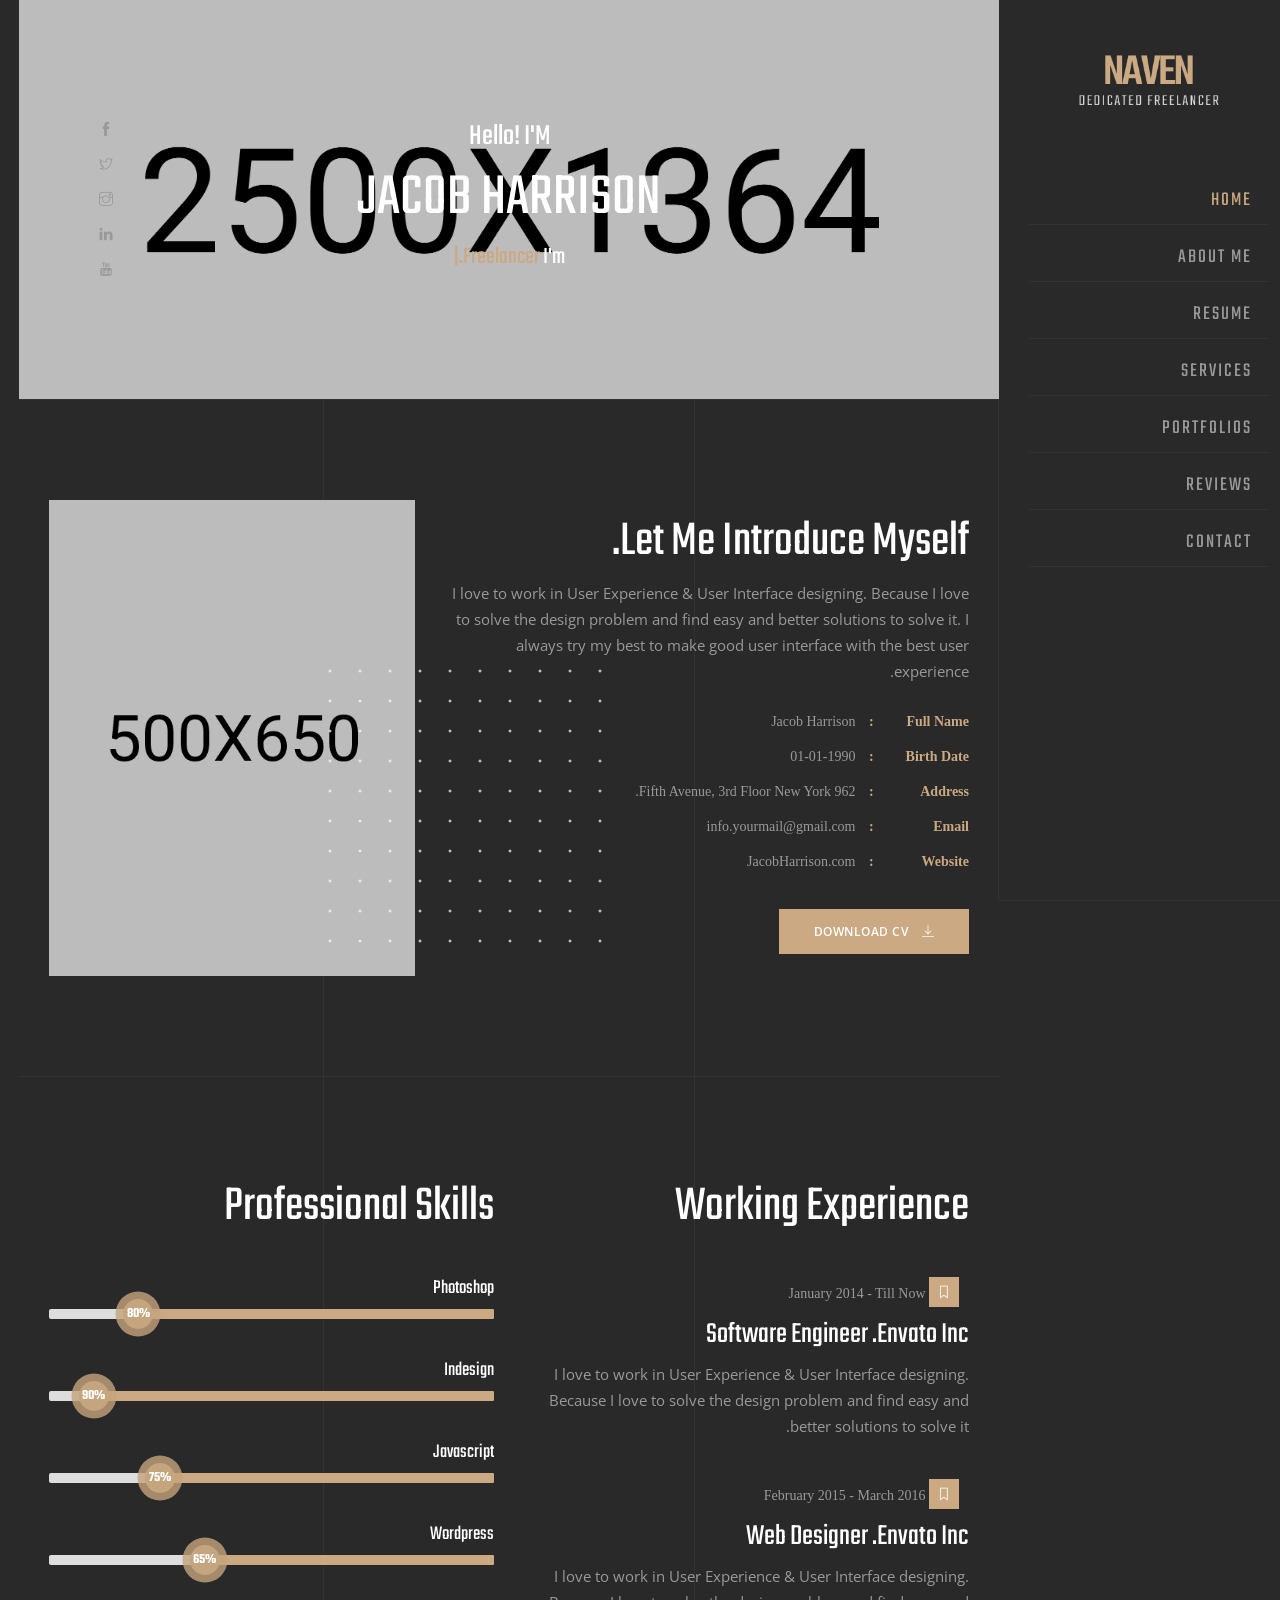
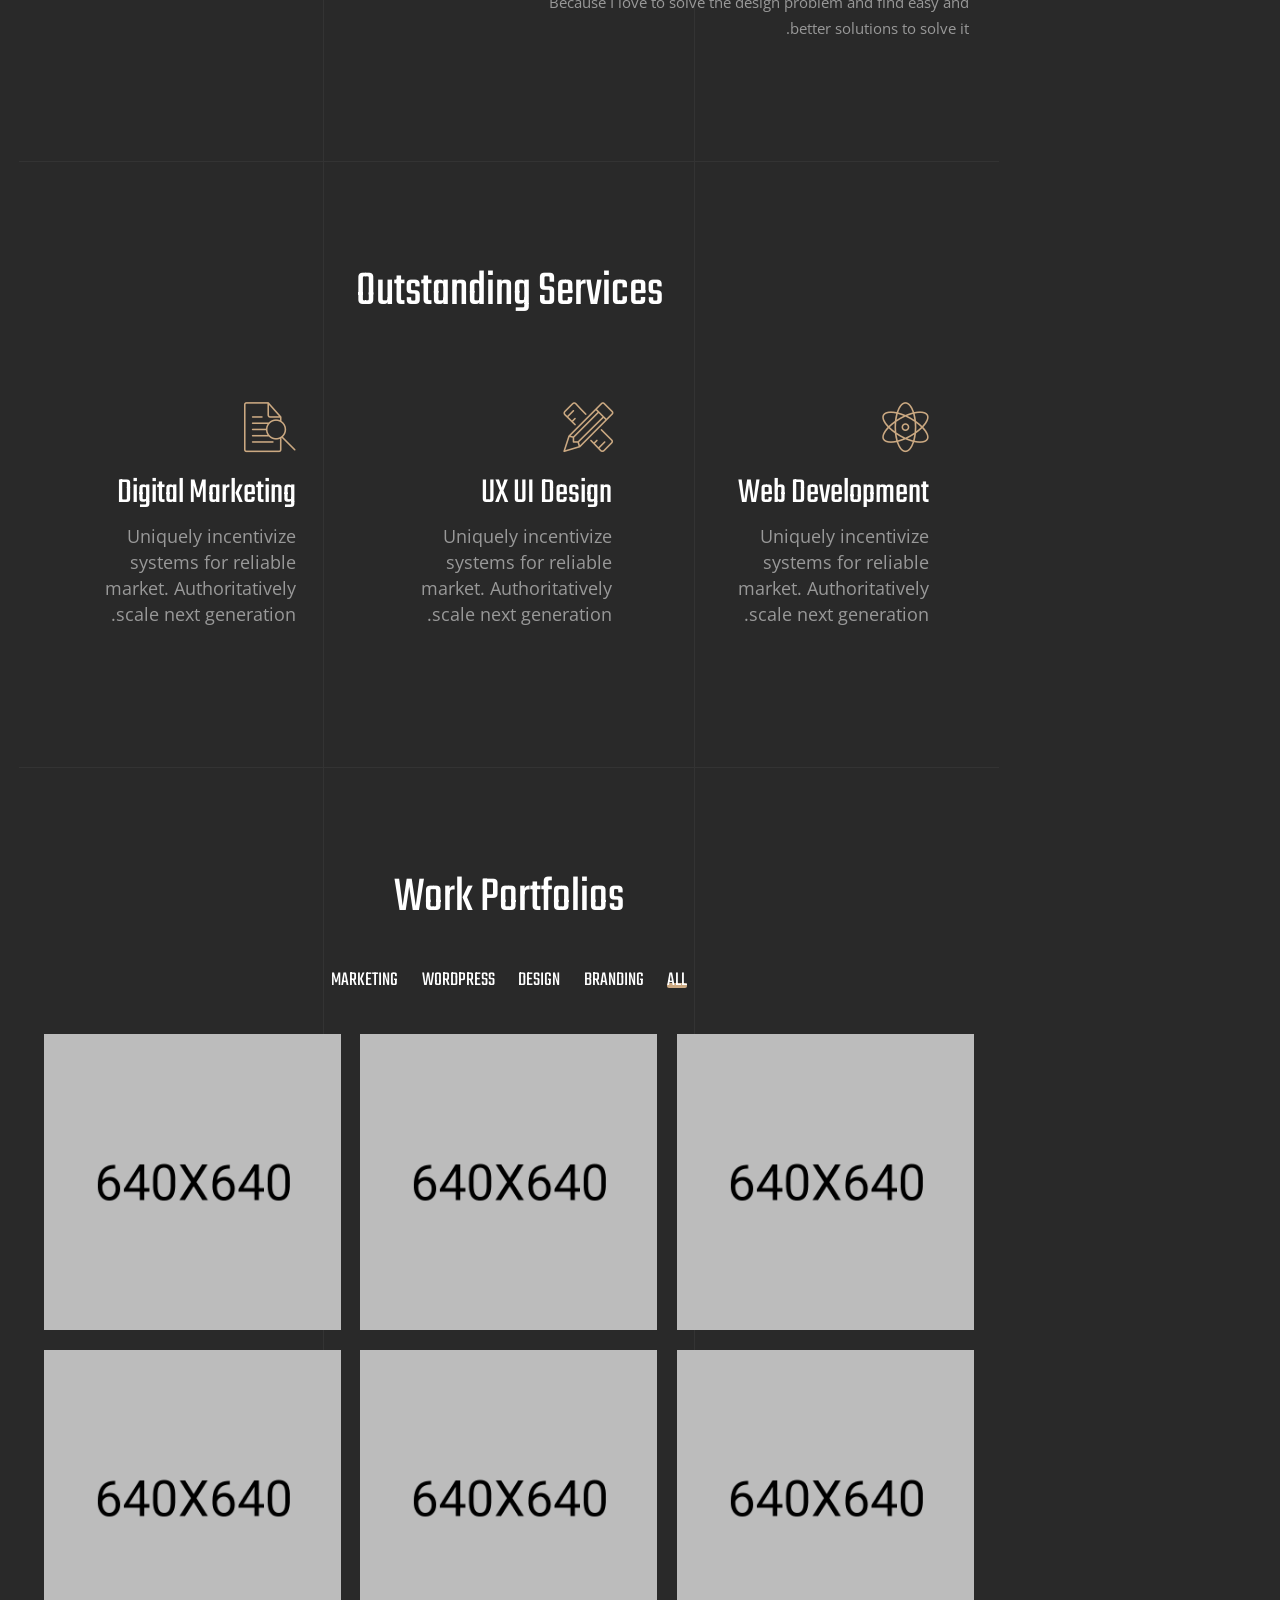
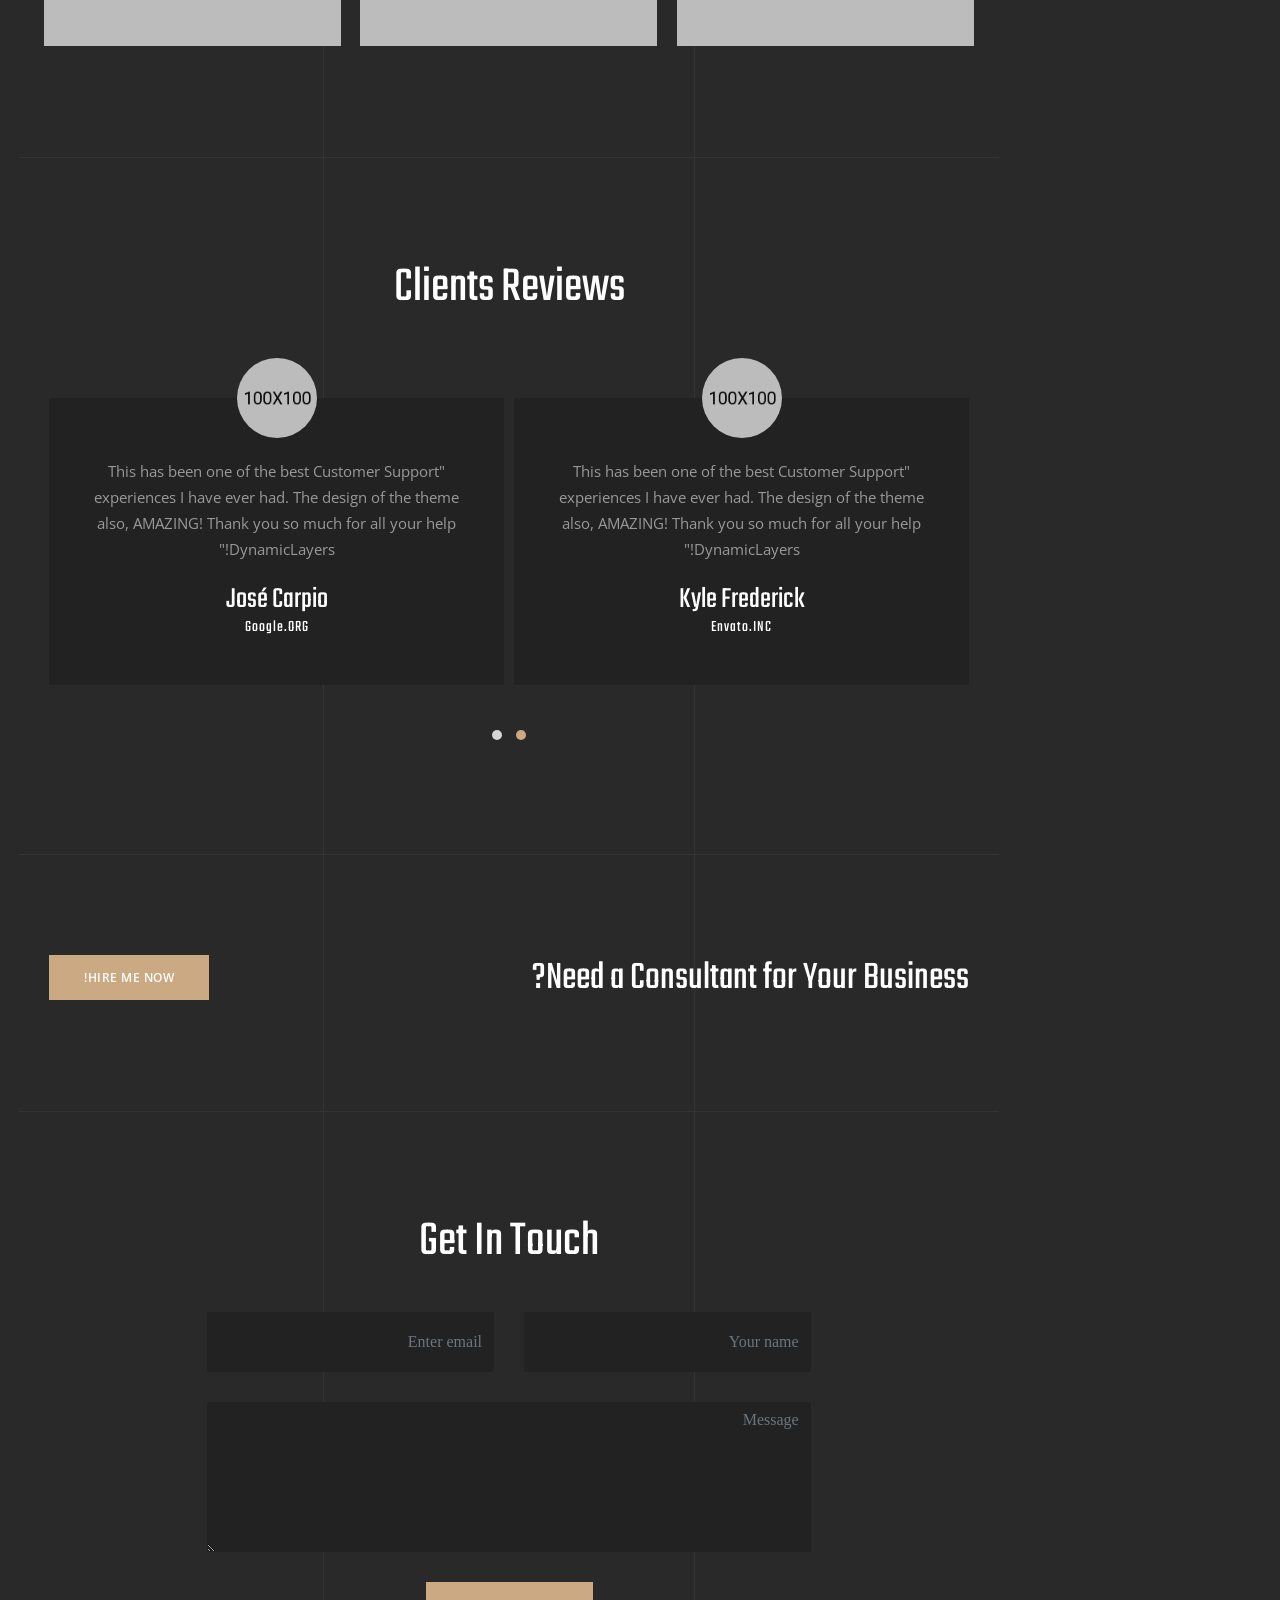
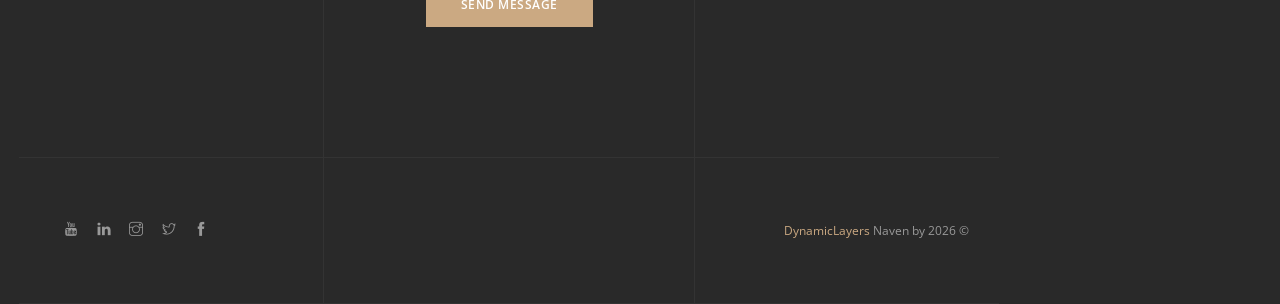
<file: Master Files/html/RTL Versions/dark/index.html>
<!DOCTYPE html>
<!--[if lt IE 7]>      <html class="no-js lt-ie9 lt-ie8 lt-ie7" lang=""> <![endif]-->
<!--[if IE 7]>         <html class="no-js lt-ie9 lt-ie8" lang=""> <![endif]-->
<!--[if IE 8]>         <html class="no-js lt-ie9" lang=""> <![endif]-->
<!--[if gt IE 8]><!--> <html class="no-js" dir="rtl" lang="ar"> <!--<![endif]-->
    <head>
       
        <meta charset="utf-8">
        <meta name="viewport" content="width=device-width, initial-scale=1">
		<meta name="description" content="Personal Portfolio / CV / Resume Template">
        <meta name="author" content="DynamicLayers">
        
        <title>Naven | Personal Portfolio / CV / Resume Template</title>
        
        <link rel="shortcut icon" type="image/x-icon" href="img/favicon.png" />
        <link rel="stylesheet" href="css/bootstrap.min.css" />
        <link rel="stylesheet" href="css/bootstrap-menu.css"/>
        <link rel="stylesheet" href="css/animate.min.css" />
        <link rel="stylesheet" href="css/themify-icons.css">
        <link rel="stylesheet" href="css/elegant-line-icons.css">
        <link rel="stylesheet" href="css/venobox/venobox.css"/>
        <link rel="stylesheet" href="css/owl.carousel.css"/>
        <link rel="stylesheet" href="css/owl.theme.default.min.css"/>
        <link rel="stylesheet" href="css/main.css"/>
        <link rel="stylesheet" href="css/rtl.css"/>
    </head>
    <body>
        
        <div class="site-preloader-wrap">
            <div class="spinner"></div>
        </div><!-- /.site-preloader-wrap -->

        <div class="dl-fixed-sidebar dl-sidebar-left">
            <div class="dl-header-container">
                <div class="logo">
                    <h1><a href="index.html"><img src="img/logo-light.png" alt="logo"></a></h1>
                </div>
                <div class="dl-burger-menu">
                    <div class="dl-line-menu dl-line-half dl-first-line"></div>
                    <div class="dl-line-menu"></div>
                    <div class="dl-line-menu dl-line-half dl-last-line"></div>
                </div>
                <nav class="dl-menu-fixed">
                    <ul>
                        <li><a href="#home" data-scroll-nav="0">Home</a></li>
                        <li><a href="#services" data-scroll-nav="1">About Me</a></li>
                        <li><a href="#about" data-scroll-nav="2">Resume</a></li>
                        <li><a href="#services" data-scroll-nav="3">Services</a></li>
                        <li><a href="#portfolios" data-scroll-nav="4">Portfolios</a></li>
                        <li><a href="#reviews" data-scroll-nav="5">Reviews</a></li>
                        <li><a href="#contact" data-scroll-nav="6">Contact</a></li>
                    </ul>
                </nav>
            </div>
        </div><!-- /.dl-fixed-sidebar -->

        <div class="dl-side-content">
            <div class="content-lines-wrapper">
                <div class="content-lines-inner">
                    <div class="content-lines"></div>
                </div>
            </div><!-- /.content-lines-wrapper -->
            
            <header class="hero-section d-flex align-items-center bd-bottom" data-scroll-index="0">
                <div class="container">
                    <div class="hero-content text-center">
                        <h4>Hello! I'M</h4>
                        <h1>Jacob Harrison</h1>
                        <h2>I'm <span class="typed"></span></h2>
                    </div>
                    <ul class="hero-social">
                        <li><a href="#"><i class="ti-facebook"></i></a></li>
                        <li><a href="#"><i class="ti-twitter"></i></a></li>
                        <li><a href="#"><i class="ti-instagram"></i></a></li>
                        <li><a href="#"><i class="ti-linkedin"></i></a></li>
                        <li><a href="#"><i class="ti-youtube"></i></a></li>
                    </ul>
                </div>
            </header><!-- /.hero-section -->
            
            <section id="about" class="about-section section-padding bd-bottom" data-scroll-index="1">
                <div class="container">
                    <div class="row align-items-center">
                        <div class="col-md-7 sm-padding wow fadeInLeft" data-wow-delay="200ms" data-wow-duration="1000ms">
                            <div class="about-content">
                               <h2>Let Me Introduce Myself.</h2>
                                <p>I love to work in User Experience & User Interface designing. Because I love to solve the design problem and find easy and better solutions to solve it. I always try my best to make good user interface with the best user experience.</p>
                                <ul class="profile-info">
                                    <li><span>Full Name</span> Jacob Harrison</li>
                                    <li><span>Birth Date</span> 01-01-1990</li>
                                    <li><span>Address</span> 962 Fifth Avenue, 3rd Floor New York.</li>
                                    <li><span>Email</span> info.yourmail@gmail.com</li>
                                    <li><span>Website</span> JacobHarrison.com</li>
                                </ul>
                                <a href="#" class="default-btn">Download CV <i class="ti-download"></i></a>
                            </div>
                        </div>
                        <div class="col-md-5 sm-padding wow fadeInRight" data-wow-delay="200ms" data-wow-duration="1000ms">
                            <div class="about-bg">
                               <img src="img/about-bg.jpg" alt="img">
                               <div class="dots"></div>
                            </div>
                        </div>
                    </div>
                </div>
            </section><!-- /.about-section -->
            
            <section id="resume" class="resume-section section-padding bd-bottom" data-scroll-index="2">
                <div class="container">
                    <div class="row">
                        <div class="col-md-6 sm-padding wow fadeInLeft" data-wow-delay="200ms" data-wow-duration="1000ms">
                            <div class="section-heading mb-40">
                               <h2>Working Experience</h2>
                            </div>
                            <ul class="exp-list">
                                <li>
                                    <div class="exp-date">
                                        <i class="ti-bookmark"></i>
                                        <span>January 2014 - Till Now</span>
                                    </div>
                                    <div class="exp-content">
                                        <h4>Envato Inc. <span>Software Engineer</span></h4>
                                        <p>I love to work in User Experience & User Interface designing. Because I love to solve the design problem and find easy and better solutions to solve it.</p>
                                    </div>
                                </li>
                                <li>
                                    <div class="exp-date">
                                        <i class="ti-bookmark"></i>
                                        <span>February 2015 - March 2016</span>
                                    </div>
                                    <div class="exp-content">
                                        <h4>Envato Inc. <span>Web Designer</span></h4>
                                        <p>I love to work in User Experience & User Interface designing. Because I love to solve the design problem and find easy and better solutions to solve it.</p>
                                    </div>
                                </li>
                            </ul>
                        </div>
                        <div class="col-md-6 sm-padding wow fadeInRight" data-wow-delay="200ms" data-wow-duration="1000ms">
                            <div class="skill-wrap">
                               <div class="section-heading mb-40">
                                   <h2>Professional Skills</h2>
                               </div>
                                <ul class="skill-items">
                                    <li class="skill-item">
                                        <h5>Photoshop</h5>
                                        <div class="progress">
                                            <div class="progress-bar wow slideInLeft" data-wow-delay="0ms" data-wow-duration="2000ms" role="progressbar" style="width: 80%;">
                                            <span>80%</span>
                                            </div>
                                        </div>
                                    </li>
                                    <li class="skill-item">
                                        <h5>Indesign</h5>
                                        <div class="progress">
                                            <div class="progress-bar wow slideInLeft" data-wow-delay="200ms" data-wow-duration="2000ms" role="progressbar" style="width: 90%;">
                                            <span>90%</span>
                                            </div>
                                        </div>
                                    </li>
                                    <li class="skill-item">
                                        <h5>Javascript</h5>
                                        <div class="progress">
                                            <div class="progress-bar wow slideInLeft" data-wow-delay="300ms" data-wow-duration="2000ms" role="progressbar" style="width: 75%;">
                                            <span>75%</span>
                                            </div>
                                        </div>
                                    </li>
                                    <li class="skill-item">
                                        <h5>Wordpress</h5>
                                        <div class="progress">
                                             <div class="progress-bar wow slideInLeft" data-wow-delay="400ms" data-wow-duration="2000ms" role="progressbar" style="width: 65%;">
                                            <span>65%</span>
                                            </div>
                                        </div>
                                    </li>
                                </ul>
                            </div>
                        </div>
                    </div>
                </div>
            </section><!-- /.resume-section -->
            
            <section id="services" class="services-section section-padding bd-bottom" data-scroll-index="3">
                <div class="container">
                    <div class="section-heading mb-40 text-center wow fadeInUp" data-wow-delay="200ms" data-wow-duration="1000ms">
                        <h2>Outstanding Services</h2>
                    </div>
                    <div class="row">
                        <div class="col-md-4 col-sm-6 sm-padding wow fadeInUp" data-wow-delay="200ms" data-wow-duration="1000ms">
                            <div class="services-item">
                                <i class="icon-genius"></i>
                                <h3>Web Development</h3>
                                <p>Uniquely incentivize systems for reliable market. Authoritatively scale next generation. </p>
                                <div class="dots"></div>
                            </div>
                        </div>
                        <div class="col-md-4 col-sm-6 sm-padding wow fadeInUp" data-wow-delay="400ms" data-wow-duration="1000ms">
                            <div class="services-item">
                                <i class="icon-tools"></i>
                                <h3>UX UI Design</h3>
                                <p>Uniquely incentivize systems for reliable market. Authoritatively scale next generation. </p>
                                <div class="dots"></div>
                            </div>
                        </div>
                        <div class="col-md-4 col-sm-6 sm-padding wow fadeInUp" data-wow-delay="500ms" data-wow-duration="1000ms">
                            <div class="services-item">
                                <i class="icon-search"></i>
                                <h3>Digital Marketing</h3>
                                <p>Uniquely incentivize systems for reliable market. Authoritatively scale next generation. </p>
                                <div class="dots"></div>
                            </div>
                        </div>
                    </div>
                </div>
            </section><!-- /.services-section -->
            
            <section id="portfolios" class="portfolio-section section-padding bd-bottom" data-scroll-index="4">
                <div class="container">
                   <div class="section-heading text-center mb-40 wow fadeInUp" data-wow-delay="200ms" data-wow-duration="1000ms">
                       <h2>Work Portfolios</h2>
                   </div>
                    <div class="portfolio-wrapper">
                        <ul class="portfolio-filter text-center mb-30">
                            <li class="active" data-filter="*">All</li>
                            <li data-filter=".branding">Branding</li>
                            <li data-filter=".design">Design</li>
                            <li data-filter=".wordpress">Wordpress</li>
                            <li data-filter=".marketing">Marketing</li>
                        </ul><!-- Portfolio Filter -->
                        <div class="row portfolio-items">
                            <div class="col-md-4 col-sm-6 padding-10 single-item design wordpress">
                               <div class="portfolio-box">
                                   <img src="img/port-1.jpg" alt="img">
                                   <div class="portfolio-content">
                                       <h3><a class="img-popup" href="img/port-1.jpg">Design Studio<span>Branding</span></a></h3>
                                   </div>
                               </div>
                            </div>
                            <div class="col-md-4 col-sm-6 padding-10 single-item branding marketing">
                               <div class="portfolio-box">
                                   <img src="img/port-2.jpg" alt="img">
                                   <div class="portfolio-content">
                                       <h3><a class="img-popup" href="img/port-2.jpg">Design Studio<span>Branding</span></a></h3>
                                   </div>
                               </div>
                            </div>
                            <div class="col-md-4 col-sm-6 padding-10 single-item design marketing">
                               <div class="portfolio-box">
                                   <img src="img/port-3.jpg" alt="img">
                                   <div class="portfolio-content">
                                       <h3><a class="img-popup" href="img/port-3.jpg">Design Studio<span>Branding</span></a></h3>
                                   </div>
                               </div>
                            </div>
                            <div class="col-md-4 col-sm-6 padding-10 single-item marketing wordpress">
                               <div class="portfolio-box">
                                   <img src="img/port-4.jpg" alt="img">
                                   <div class="portfolio-content">
                                       <h3><a class="img-popup" href="img/port-4.jpg">Design Studio<span>Branding</span></a></h3>
                                   </div>
                               </div>
                            </div>
                            <div class="col-md-4 col-sm-6 padding-10 single-item wordpress branding">
                               <div class="portfolio-box">
                                   <img src="img/port-5.jpg" alt="img">
                                   <div class="portfolio-content">
                                       <h3><a class="img-popup" href="img/port-5.jpg">Design Studio<span>Branding</span></a></h3>
                                   </div>
                               </div>
                            </div>
                            <div class="col-md-4 col-sm-6 padding-10 single-item design">
                               <div class="portfolio-box">
                                   <img src="img/port-6.jpg" alt="img">
                                   <div class="portfolio-content">
                                       <h3><a class="img-popup" href="img/port-6.jpg">Design Studio<span>Branding</span></a></h3>
                                   </div>
                               </div>
                            </div>
                        </div>
                    </div>
                </div>
            </section><!-- /.portfolio-section -->
            
            <section id="reviews" class="testimonial-section section-padding bd-bottom" data-scroll-index="5">
                <div class="container">
                    <div class="section-heading mb-40 text-center wow fadeInUp" data-wow-delay="200ms" data-wow-duration="1000ms">
                        <h2>Clients Reviews</h2>
                    </div>
                    <div id="testimonial-carousel" class="testimonial-carousel owl-carousel">
                        <div class="testimonial-item">
                            <div class="testimonial-innter">
                                <div class="testi-thumb"><img src="img/testi-1.jpg" alt="img"></div>
                                <div class="testi-content">
                                    <p>"This has been one of the best Customer Support experiences I have ever had. The design of the theme also, AMAZING! Thank you so much for all your help DynamicLayers!"</p>
                                    <h4>Kyle Frederick <span>Envato.INC</span></h4>
                                </div>
                            </div>
                        </div>
                        <div class="testimonial-item">
                            <div class="testimonial-innter">
                                <div class="testi-thumb"><img src="img/testi-2.jpg" alt="img"></div>
                                <div class="testi-content">
                                    <p>"This has been one of the best Customer Support experiences I have ever had. The design of the theme also, AMAZING! Thank you so much for all your help DynamicLayers!"</p>
                                    <h4>José Carpio <span>Google.ORG</span></h4>
                                </div>
                            </div>
                        </div>
                        <div class="testimonial-item">
                            <div class="testimonial-innter">
                                <div class="testi-thumb"><img src="img/testi-3.jpg" alt="img"></div>
                                <div class="testi-content">
                                    <p>"This has been one of the best Customer Support experiences I have ever had. The design of the theme also, AMAZING! Thank you so much for all your help DynamicLayers!"</p>
                                    <h4>Melania Rose <span>Themeforest.CO</span></h4>
                                </div>
                            </div>
                        </div>
                    </div>
                </div>
            </section><!-- /.testimonial-section -->
            
            <section class="cta-section section-padding bd-bottom">
                <div class="container">
                    <div class="row">
                        <div class="col-md-6 xs-padding">
                            <div class="cta-content">
                                <h3>Need a Consultant for Your Business?</h3>
                            </div>
                        </div>
                        <div class="col-md-6 text-right">
                            <a href="#" class="default-btn">Hire Me Now!</a>
                        </div>
                    </div>
                </div>
            </section><!-- /.cta-section -->
            
            <section id="contact" class="contact-section section-padding" data-scroll-index="6">
                <div class="container">
                    <div class="section-heading mb-40 text-center wow fadeInUp" data-wow-delay="200ms" data-wow-duration="1000ms">
                        <h2>Get In Touch</h2>
                    </div>
                    <div class="row">
                        <div class="col-md-8 offset-md-2">
                            <form action="contact.php" method="post" id="ajax_form" class="row contact-form text-center">
                                <div class="form-group col-lg-6">
                                    <input type="text" class="form-control" id="name" placeholder="Your name" required>
                                </div>
                                <div class="form-group col-lg-6">
                                    <input type="email" class="form-control" id="email" placeholder="Enter email" required>
                                </div>
                                <div class="form-group col-lg-12">
                                    <textarea class="form-control message" id="message" name="message" placeholder="Message" required></textarea>
                                </div>
                                <div class="form-group col-lg-12">
                                    <button id="submit" class="default-btn" type="submit">Send Message</button>
                                </div>
                                <div id="form-messages" class="form-group col-lg-12">
                                    <div class="alert" role="alert"></div>
                                </div>
                            </form>
                        </div>
                    </div>
                </div>
            </section><!-- /.contact-section -->
            
            <footer class="footer-section">
                <div class="container">
                    <div class="row">
                        <div class="col-sm-6">
                            <p>© <script> document.write(new Date().getFullYear())</script> Naven by <a href="https://themeforest.net/user/dynamiclayers" target="_blank">DynamicLayers</a></p>
                        </div>
                        <div class="col-sm-6">
                            <div class="footer-social text-right">
                                <a href="#"><i class="ti-facebook"></i></a>
                                <a href="#"><i class="ti-twitter"></i></a>
                                <a href="#"><i class="ti-instagram"></i></a>
                                <a href="#"><i class="ti-linkedin"></i></a>
                                <a href="#"><i class="ti-youtube"></i></a>
                            </div><!-- /.footer-social -->
                        </div>
                    </div>
                </div>
            </footer><!-- /.footer-section -->
            
        </div><!-- /.dl-side-content -->

        <!-- jQuery -->
        <script src="js/vendor/jquery-1.12.4.min.js"></script>
        <script src="js/vendor/popper.min.js"></script>
        <script src="js/vendor/bootstrap.min.js"></script>
        <script src="js/vendor/scrollit.js"></script>
        <script src="js/vendor/jquery.waypoints.min.js"></script>
        <script src="js/vendor/imagesloaded.pkgd.min.js"></script>
        <script src="js/vendor/venobox.min.js"></script>
        <script src="js/vendor/jquery.isotope.v3.0.2.js"></script>
        <script src="js/vendor/owl.carousel.min.js"></script>
        <script src="js/vendor/typed.min.js"></script>
        <script src="js/vendor/bootstrap-menu.js"></script>
        <script src="js/vendor/wow.min.js"></script>
        <script src="js/contact.js"></script>
        <script src="js/main.js"></script>

    </body>

</html>
</file>
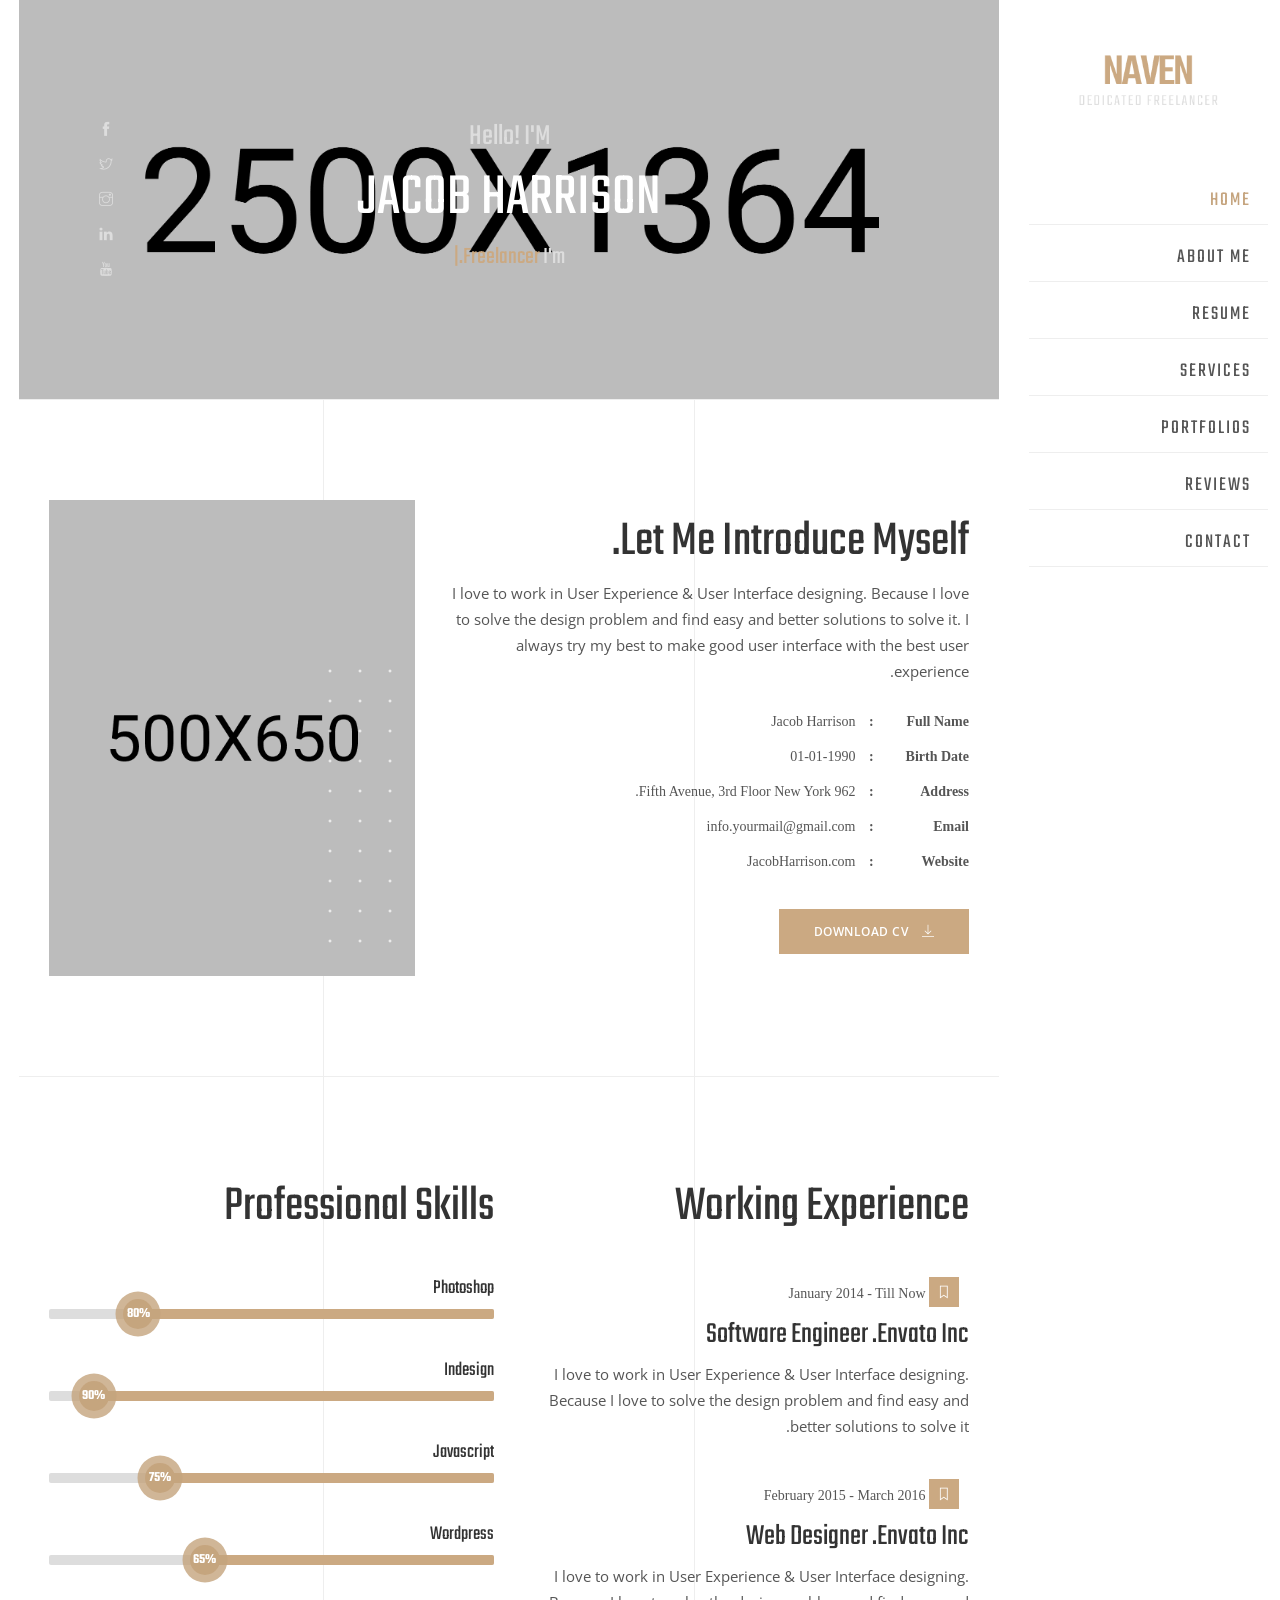
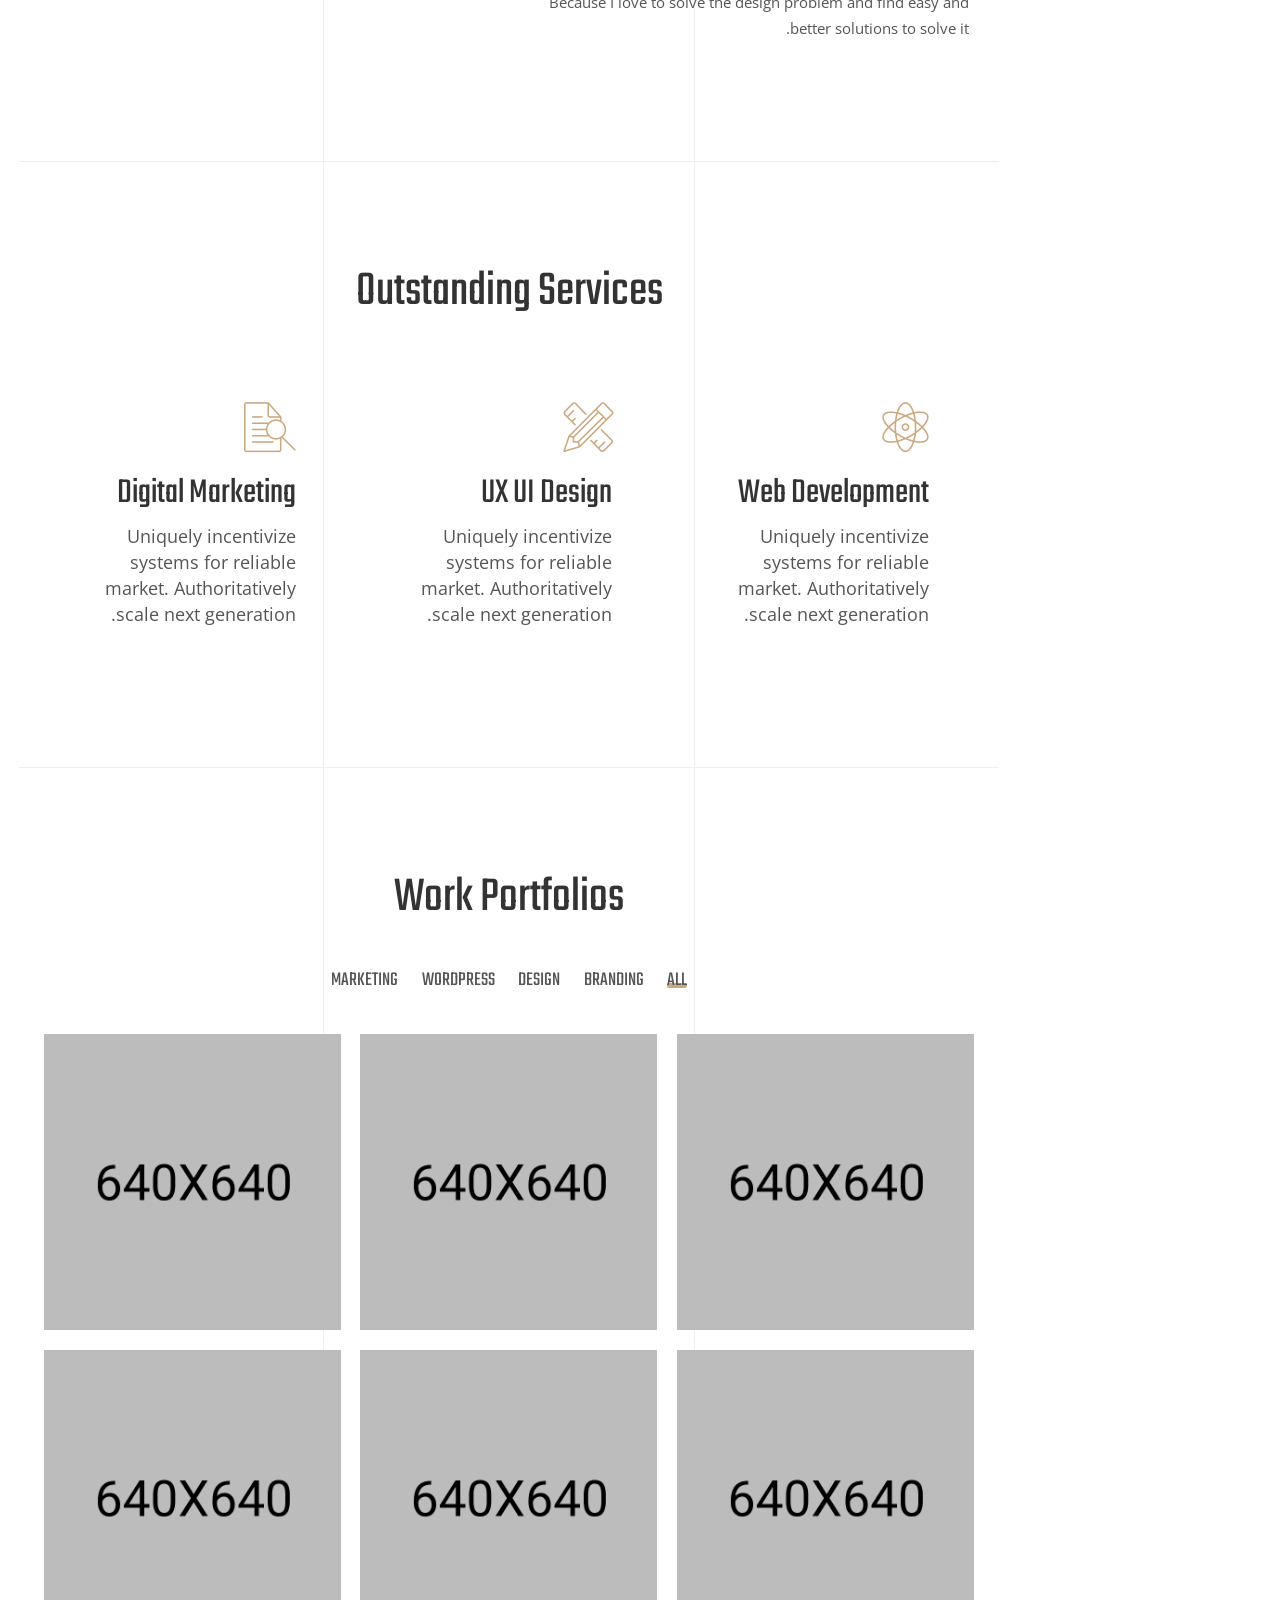
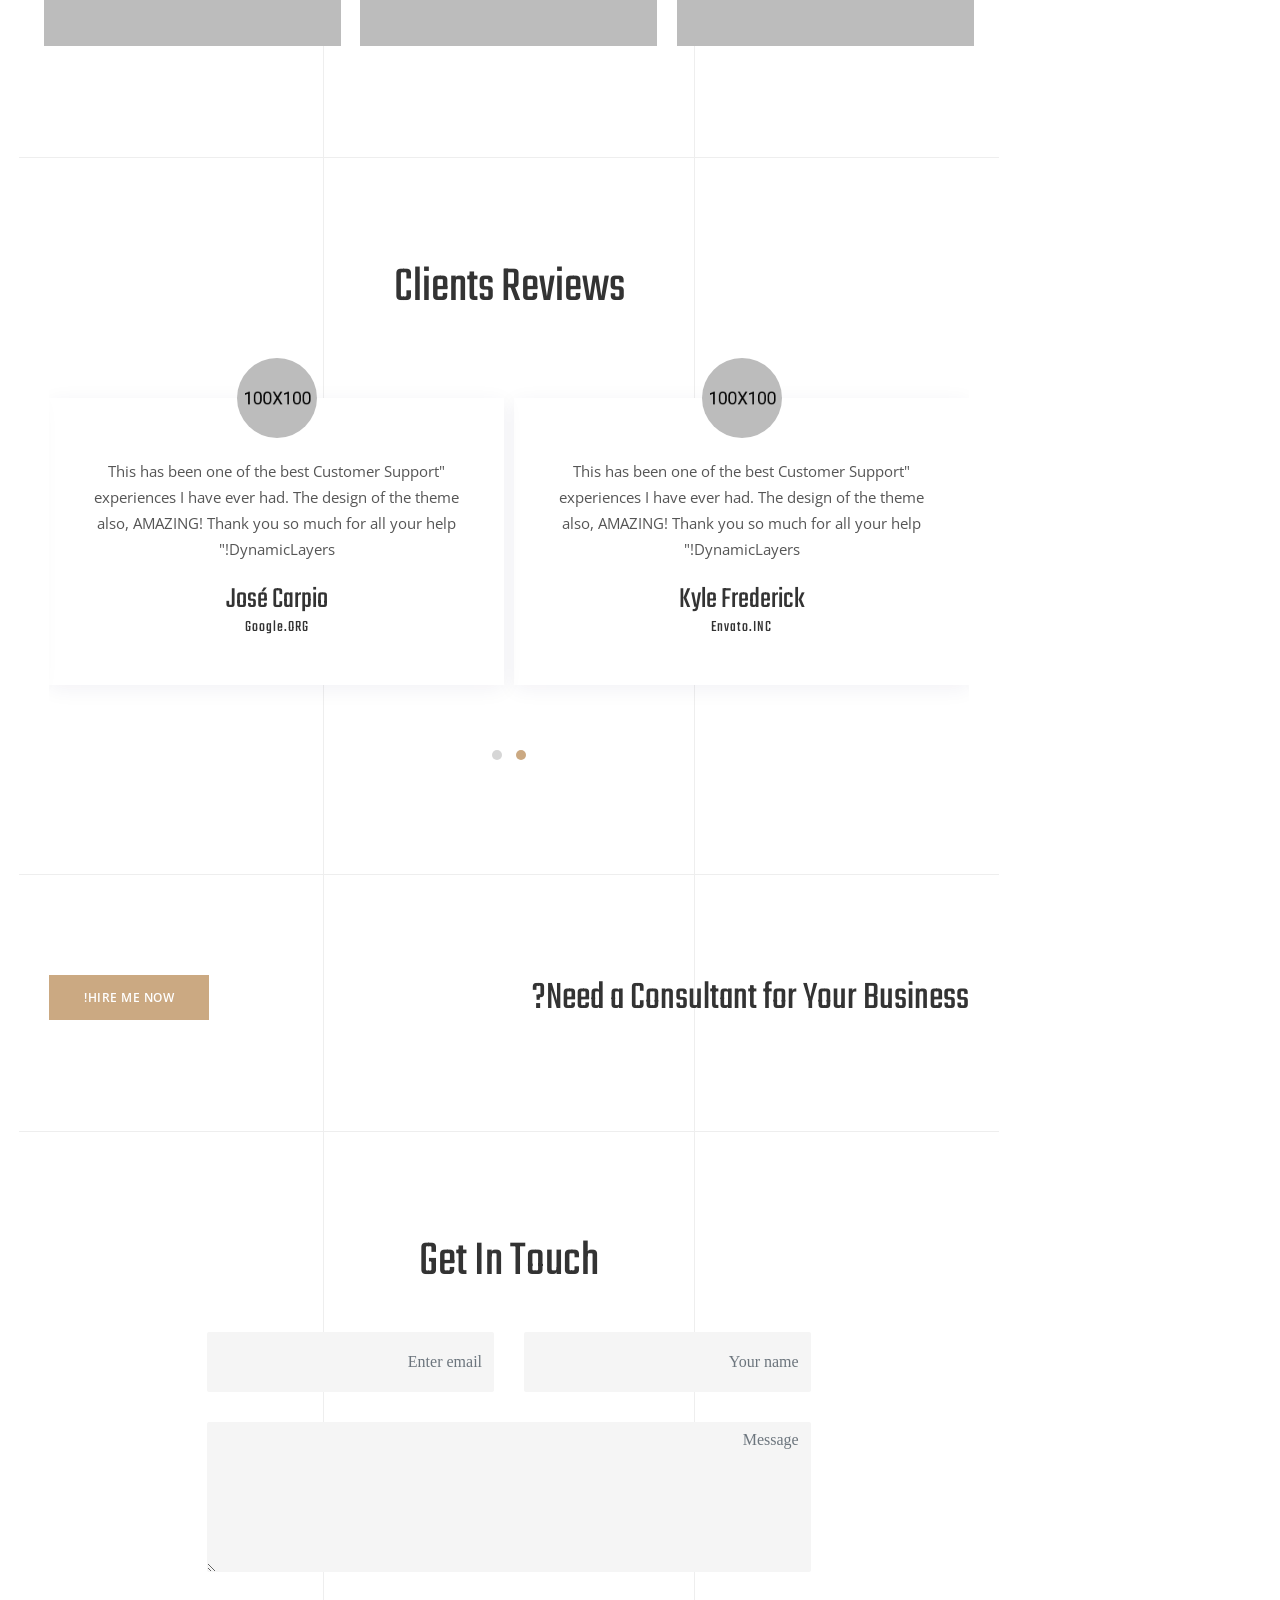
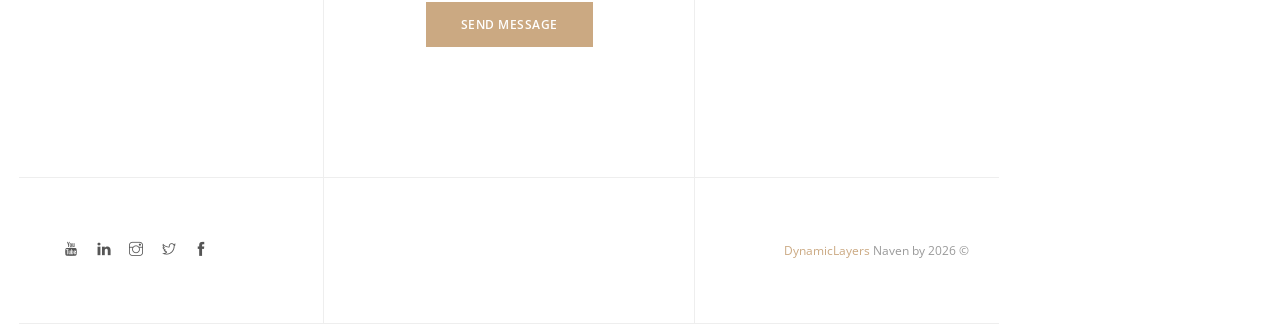
<file: Master Files/html/RTL Versions/light/index.html>
<!DOCTYPE html>
<!--[if lt IE 7]>      <html class="no-js lt-ie9 lt-ie8 lt-ie7" lang=""> <![endif]-->
<!--[if IE 7]>         <html class="no-js lt-ie9 lt-ie8" lang=""> <![endif]-->
<!--[if IE 8]>         <html class="no-js lt-ie9" lang=""> <![endif]-->
<!--[if gt IE 8]><!--> <html class="no-js" dir="rtl" lang="ar"> <!--<![endif]-->
    <head>
       
        <meta charset="utf-8">
        <meta name="viewport" content="width=device-width, initial-scale=1">
        <meta name="description" content="Personal Portfolio / CV / Resume Template">
        <meta name="author" content="DynamicLayers">
        
        <title>Naven | Personal Portfolio / CV / Resume Template</title>
        
        <link rel="shortcut icon" type="image/x-icon" href="img/favicon.png" />
        <link rel="stylesheet" href="css/bootstrap.min.css" />
        <link rel="stylesheet" href="css/bootstrap-menu.css"/>
        <link rel="stylesheet" href="css/animate.min.css" />
        <link rel="stylesheet" href="css/themify-icons.css">
        <link rel="stylesheet" href="css/elegant-line-icons.css">
        <link rel="stylesheet" href="css/venobox/venobox.css"/>
        <link rel="stylesheet" href="css/owl.carousel.css"/>
        <link rel="stylesheet" href="css/owl.theme.default.min.css"/>
        <link rel="stylesheet" href="css/main.css"/>
        <link rel="stylesheet" href="css/rtl.css"/>
    </head>
    <body>
        
        <div class="site-preloader-wrap">
            <div class="spinner"></div>
        </div><!-- /.site-preloader-wrap -->

        <div class="dl-fixed-sidebar dl-sidebar-left">
            <div class="dl-header-container">
                <div class="logo">
                    <h1><a href="index.html"><img src="img/logo-light.png" alt="logo"></a></h1>
                </div>
                <div class="dl-burger-menu">
                    <div class="dl-line-menu dl-line-half dl-first-line"></div>
                    <div class="dl-line-menu"></div>
                    <div class="dl-line-menu dl-line-half dl-last-line"></div>
                </div>
                <nav class="dl-menu-fixed">
                    <ul>
                        <li><a href="#home" data-scroll-nav="0">Home</a></li>
                        <li><a href="#services" data-scroll-nav="1">About Me</a></li>
                        <li><a href="#about" data-scroll-nav="2">Resume</a></li>
                        <li><a href="#services" data-scroll-nav="3">Services</a></li>
                        <li><a href="#portfolios" data-scroll-nav="4">Portfolios</a></li>
                        <li><a href="#reviews" data-scroll-nav="5">Reviews</a></li>
                        <li><a href="#contact" data-scroll-nav="6">Contact</a></li>
                    </ul>
                </nav>
            </div>
        </div><!-- /.dl-fixed-sidebar -->

        <div class="dl-side-content">
            <div class="content-lines-wrapper">
                <div class="content-lines-inner">
                    <div class="content-lines"></div>
                </div>
            </div><!-- /.content-lines-wrapper -->
            
            <header class="hero-section d-flex align-items-center bd-bottom" data-scroll-index="0">
                <div class="container">
                    <div class="hero-content text-center">
                        <h4>Hello! I'M</h4>
                        <h1>Jacob Harrison</h1>
                        <h2>I'm <span class="typed"></span></h2>
                    </div>
                    <ul class="hero-social">
                        <li><a href="#"><i class="ti-facebook"></i></a></li>
                        <li><a href="#"><i class="ti-twitter"></i></a></li>
                        <li><a href="#"><i class="ti-instagram"></i></a></li>
                        <li><a href="#"><i class="ti-linkedin"></i></a></li>
                        <li><a href="#"><i class="ti-youtube"></i></a></li>
                    </ul>
                </div>
            </header><!-- /.hero-section -->
            
            <section id="about" class="about-section section-padding bd-bottom" data-scroll-index="1">
                <div class="container">
                    <div class="row align-items-center">
                        <div class="col-md-7 sm-padding wow fadeInLeft" data-wow-delay="200ms" data-wow-duration="1000ms">
                            <div class="about-content">
                               <h2>Let Me Introduce Myself.</h2>
                                <p>I love to work in User Experience & User Interface designing. Because I love to solve the design problem and find easy and better solutions to solve it. I always try my best to make good user interface with the best user experience.</p>
                                <ul class="profile-info">
                                    <li><span>Full Name</span> Jacob Harrison</li>
                                    <li><span>Birth Date</span> 01-01-1990</li>
                                    <li><span>Address</span> 962 Fifth Avenue, 3rd Floor New York.</li>
                                    <li><span>Email</span> info.yourmail@gmail.com</li>
                                    <li><span>Website</span> JacobHarrison.com</li>
                                </ul>
                                <a href="#" class="default-btn">Download CV <i class="ti-download"></i></a>
                            </div>
                        </div>
                        <div class="col-md-5 sm-padding wow fadeInRight" data-wow-delay="200ms" data-wow-duration="1000ms">
                            <div class="about-bg">
                               <img src="img/about-bg.jpg" alt="img">
                               <div class="dots"></div>
                            </div>
                        </div>
                    </div>
                </div>
            </section><!-- /.about-section -->
            
            <section id="resume" class="resume-section section-padding bd-bottom" data-scroll-index="2">
                <div class="container">
                    <div class="row">
                        <div class="col-md-6 sm-padding wow fadeInLeft" data-wow-delay="200ms" data-wow-duration="1000ms">
                            <div class="section-heading mb-40">
                               <h2>Working Experience</h2>
                            </div>
                            <ul class="exp-list">
                                <li>
                                    <div class="exp-date">
                                        <i class="ti-bookmark"></i>
                                        <span>January 2014 - Till Now</span>
                                    </div>
                                    <div class="exp-content">
                                        <h4>Envato Inc. <span>Software Engineer</span></h4>
                                        <p>I love to work in User Experience & User Interface designing. Because I love to solve the design problem and find easy and better solutions to solve it.</p>
                                    </div>
                                </li>
                                <li>
                                    <div class="exp-date">
                                        <i class="ti-bookmark"></i>
                                        <span>February 2015 - March 2016</span>
                                    </div>
                                    <div class="exp-content">
                                        <h4>Envato Inc. <span>Web Designer</span></h4>
                                        <p>I love to work in User Experience & User Interface designing. Because I love to solve the design problem and find easy and better solutions to solve it.</p>
                                    </div>
                                </li>
                            </ul>
                        </div>
                        <div class="col-md-6 sm-padding wow fadeInRight" data-wow-delay="200ms" data-wow-duration="1000ms">
                            <div class="skill-wrap">
                               <div class="section-heading mb-40">
                                   <h2>Professional Skills</h2>
                               </div>
                                <ul class="skill-items">
                                    <li class="skill-item">
                                        <h5>Photoshop</h5>
                                        <div class="progress">
                                            <div class="progress-bar wow slideInLeft" data-wow-delay="0ms" data-wow-duration="2000ms" role="progressbar" style="width: 80%;">
                                            <span>80%</span>
                                            </div>
                                        </div>
                                    </li>
                                    <li class="skill-item">
                                        <h5>Indesign</h5>
                                        <div class="progress">
                                            <div class="progress-bar wow slideInLeft" data-wow-delay="200ms" data-wow-duration="2000ms" role="progressbar" style="width: 90%;">
                                            <span>90%</span>
                                            </div>
                                        </div>
                                    </li>
                                    <li class="skill-item">
                                        <h5>Javascript</h5>
                                        <div class="progress">
                                            <div class="progress-bar wow slideInLeft" data-wow-delay="300ms" data-wow-duration="2000ms" role="progressbar" style="width: 75%;">
                                            <span>75%</span>
                                            </div>
                                        </div>
                                    </li>
                                    <li class="skill-item">
                                        <h5>Wordpress</h5>
                                        <div class="progress">
                                             <div class="progress-bar wow slideInLeft" data-wow-delay="400ms" data-wow-duration="2000ms" role="progressbar" style="width: 65%;">
                                            <span>65%</span>
                                            </div>
                                        </div>
                                    </li>
                                </ul>
                            </div>
                        </div>
                    </div>
                </div>
            </section><!-- /.resume-section -->
            
            <section id="services" class="services-section section-padding bd-bottom" data-scroll-index="3">
                <div class="container">
                    <div class="section-heading mb-40 text-center wow fadeInUp" data-wow-delay="200ms" data-wow-duration="1000ms">
                        <h2>Outstanding Services</h2>
                    </div>
                    <div class="row">
                        <div class="col-md-4 col-sm-6 sm-padding wow fadeInUp" data-wow-delay="200ms" data-wow-duration="1000ms">
                            <div class="services-item">
                                <i class="icon-genius"></i>
                                <h3>Web Development</h3>
                                <p>Uniquely incentivize systems for reliable market. Authoritatively scale next generation. </p>
                                <div class="dots"></div>
                            </div>
                        </div>
                        <div class="col-md-4 col-sm-6 sm-padding wow fadeInUp" data-wow-delay="400ms" data-wow-duration="1000ms">
                            <div class="services-item">
                                <i class="icon-tools"></i>
                                <h3>UX UI Design</h3>
                                <p>Uniquely incentivize systems for reliable market. Authoritatively scale next generation. </p>
                                <div class="dots"></div>
                            </div>
                        </div>
                        <div class="col-md-4 col-sm-6 sm-padding wow fadeInUp" data-wow-delay="500ms" data-wow-duration="1000ms">
                            <div class="services-item">
                                <i class="icon-search"></i>
                                <h3>Digital Marketing</h3>
                                <p>Uniquely incentivize systems for reliable market. Authoritatively scale next generation. </p>
                                <div class="dots"></div>
                            </div>
                        </div>
                    </div>
                </div>
            </section><!-- /.services-section -->
            
            <section id="portfolios" class="portfolio-section section-padding bd-bottom" data-scroll-index="4">
                <div class="container">
                   <div class="section-heading text-center mb-40 wow fadeInUp" data-wow-delay="200ms" data-wow-duration="1000ms">
                       <h2>Work Portfolios</h2>
                   </div>
                    <div class="portfolio-wrapper">
                        <ul class="portfolio-filter text-center mb-30">
                            <li class="active" data-filter="*">All</li>
                            <li data-filter=".branding">Branding</li>
                            <li data-filter=".design">Design</li>
                            <li data-filter=".wordpress">Wordpress</li>
                            <li data-filter=".marketing">Marketing</li>
                        </ul><!-- Portfolio Filter -->
                        <div class="row portfolio-items">
                            <div class="col-md-4 col-sm-6 padding-10 single-item design wordpress">
                               <div class="portfolio-box">
                                   <img src="img/port-1.jpg" alt="img">
                                   <div class="portfolio-content">
                                       <h3><a class="img-popup" href="img/port-1.jpg">Design Studio<span>Branding</span></a></h3>
                                   </div>
                               </div>
                            </div>
                            <div class="col-md-4 col-sm-6 padding-10 single-item branding marketing">
                               <div class="portfolio-box">
                                   <img src="img/port-2.jpg" alt="img">
                                   <div class="portfolio-content">
                                       <h3><a class="img-popup" href="img/port-2.jpg">Design Studio<span>Branding</span></a></h3>
                                   </div>
                               </div>
                            </div>
                            <div class="col-md-4 col-sm-6 padding-10 single-item design marketing">
                               <div class="portfolio-box">
                                   <img src="img/port-3.jpg" alt="img">
                                   <div class="portfolio-content">
                                       <h3><a class="img-popup" href="img/port-3.jpg">Design Studio<span>Branding</span></a></h3>
                                   </div>
                               </div>
                            </div>
                            <div class="col-md-4 col-sm-6 padding-10 single-item marketing wordpress">
                               <div class="portfolio-box">
                                   <img src="img/port-4.jpg" alt="img">
                                   <div class="portfolio-content">
                                       <h3><a class="img-popup" href="img/port-4.jpg">Design Studio<span>Branding</span></a></h3>
                                   </div>
                               </div>
                            </div>
                            <div class="col-md-4 col-sm-6 padding-10 single-item wordpress branding">
                               <div class="portfolio-box">
                                   <img src="img/port-5.jpg" alt="img">
                                   <div class="portfolio-content">
                                       <h3><a class="img-popup" href="img/port-5.jpg">Design Studio<span>Branding</span></a></h3>
                                   </div>
                               </div>
                            </div>
                            <div class="col-md-4 col-sm-6 padding-10 single-item design">
                               <div class="portfolio-box">
                                   <img src="img/port-6.jpg" alt="img">
                                   <div class="portfolio-content">
                                       <h3><a class="img-popup" href="img/port-6.jpg">Design Studio<span>Branding</span></a></h3>
                                   </div>
                               </div>
                            </div>
                        </div>
                    </div>
                </div>
            </section><!-- /.portfolio-section -->
            
            <section id="reviews" class="testimonial-section section-padding bd-bottom" data-scroll-index="5">
                <div class="container">
                    <div class="section-heading mb-40 text-center wow fadeInUp" data-wow-delay="200ms" data-wow-duration="1000ms">
                        <h2>Clients Reviews</h2>
                    </div>
                    <div id="testimonial-carousel" class="testimonial-carousel owl-carousel">
                        <div class="testimonial-item">
                            <div class="testimonial-innter">
                                <div class="testi-thumb"><img src="img/testi-1.jpg" alt="img"></div>
                                <div class="testi-content">
                                    <p>"This has been one of the best Customer Support experiences I have ever had. The design of the theme also, AMAZING! Thank you so much for all your help DynamicLayers!"</p>
                                    <h4>Kyle Frederick <span>Envato.INC</span></h4>
                                </div>
                            </div>
                        </div>
                        <div class="testimonial-item">
                            <div class="testimonial-innter">
                                <div class="testi-thumb"><img src="img/testi-2.jpg" alt="img"></div>
                                <div class="testi-content">
                                    <p>"This has been one of the best Customer Support experiences I have ever had. The design of the theme also, AMAZING! Thank you so much for all your help DynamicLayers!"</p>
                                    <h4>José Carpio <span>Google.ORG</span></h4>
                                </div>
                            </div>
                        </div>
                        <div class="testimonial-item">
                            <div class="testimonial-innter">
                                <div class="testi-thumb"><img src="img/testi-3.jpg" alt="img"></div>
                                <div class="testi-content">
                                    <p>"This has been one of the best Customer Support experiences I have ever had. The design of the theme also, AMAZING! Thank you so much for all your help DynamicLayers!"</p>
                                    <h4>Melania Rose <span>Themeforest.CO</span></h4>
                                </div>
                            </div>
                        </div>
                    </div>
                </div>
            </section><!-- /.testimonial-section -->
            
            <section class="cta-section section-padding bd-bottom">
                <div class="container">
                    <div class="row">
                        <div class="col-md-6 xs-padding">
                            <div class="cta-content">
                                <h3>Need a Consultant for Your Business?</h3>
                            </div>
                        </div>
                        <div class="col-md-6 text-right">
                            <a href="#" class="default-btn">Hire Me Now!</a>
                        </div>
                    </div>
                </div>
            </section><!-- /.cta-section -->
            
            <section id="contact" class="contact-section section-padding" data-scroll-index="6">
                <div class="container">
                    <div class="section-heading mb-40 text-center wow fadeInUp" data-wow-delay="200ms" data-wow-duration="1000ms">
                        <h2>Get In Touch</h2>
                    </div>
                    <div class="row">
                        <div class="col-md-8 offset-md-2">
                            <form action="contact.php" method="post" id="ajax_form" class="row contact-form text-center">
                                <div class="form-group col-lg-6">
                                    <input type="text" class="form-control" id="name" placeholder="Your name" required>
                                </div>
                                <div class="form-group col-lg-6">
                                    <input type="email" class="form-control" id="email" placeholder="Enter email" required>
                                </div>
                                <div class="form-group col-lg-12">
                                    <textarea class="form-control message" id="message" name="message" placeholder="Message" required></textarea>
                                </div>
                                <div class="form-group col-lg-12">
                                    <button id="submit" class="default-btn" type="submit">Send Message</button>
                                </div>
                                <div id="form-messages" class="form-group col-lg-12">
                                    <div class="alert" role="alert"></div>
                                </div>
                            </form>
                        </div>
                    </div>
                </div>
            </section><!-- /.contact-section -->
            
            <footer class="footer-section">
                <div class="container">
                    <div class="row">
                        <div class="col-sm-6">
                            <p>© <script> document.write(new Date().getFullYear())</script> Naven by <a href="https://themeforest.net/user/dynamiclayers" target="_blank">DynamicLayers</a></p>
                        </div>
                        <div class="col-sm-6">
                            <div class="footer-social text-right">
                                <a href="#"><i class="ti-facebook"></i></a>
                                <a href="#"><i class="ti-twitter"></i></a>
                                <a href="#"><i class="ti-instagram"></i></a>
                                <a href="#"><i class="ti-linkedin"></i></a>
                                <a href="#"><i class="ti-youtube"></i></a>
                            </div><!-- /.footer-social -->
                        </div>
                    </div>
                </div>
            </footer><!-- /.footer-section -->
            
        </div><!-- /.dl-side-content -->

        <!-- jQuery -->
        <script src="js/vendor/jquery-1.12.4.min.js"></script>
        <script src="js/vendor/popper.min.js"></script>
        <script src="js/vendor/bootstrap.min.js"></script>
        <script src="js/vendor/scrollit.js"></script>
        <script src="js/vendor/jquery.waypoints.min.js"></script>
        <script src="js/vendor/imagesloaded.pkgd.min.js"></script>
        <script src="js/vendor/venobox.min.js"></script>
        <script src="js/vendor/jquery.isotope.v3.0.2.js"></script>
        <script src="js/vendor/owl.carousel.min.js"></script>
        <script src="js/vendor/typed.min.js"></script>
        <script src="js/vendor/bootstrap-menu.js"></script>
        <script src="js/vendor/wow.min.js"></script>
        <script src="js/contact.js"></script>
        <script src="js/main.js"></script>

    </body>

</html>
</file>
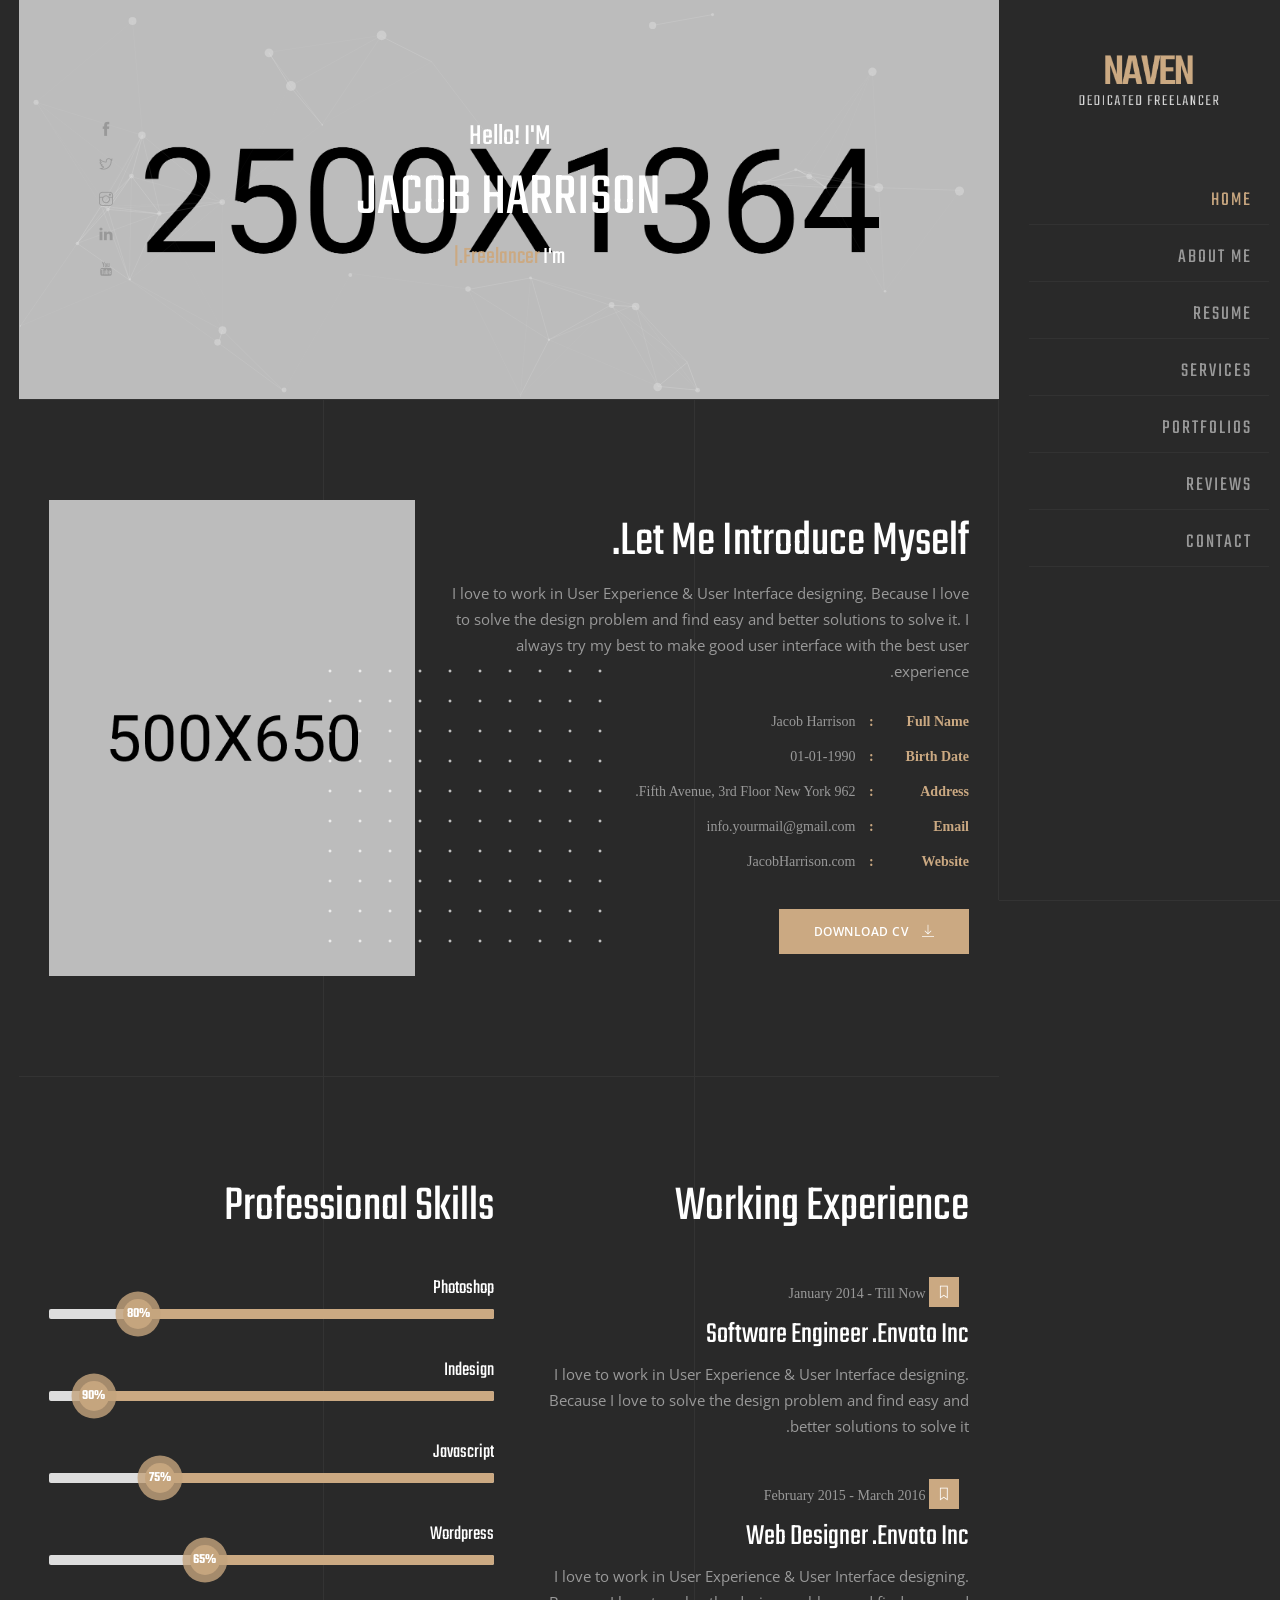
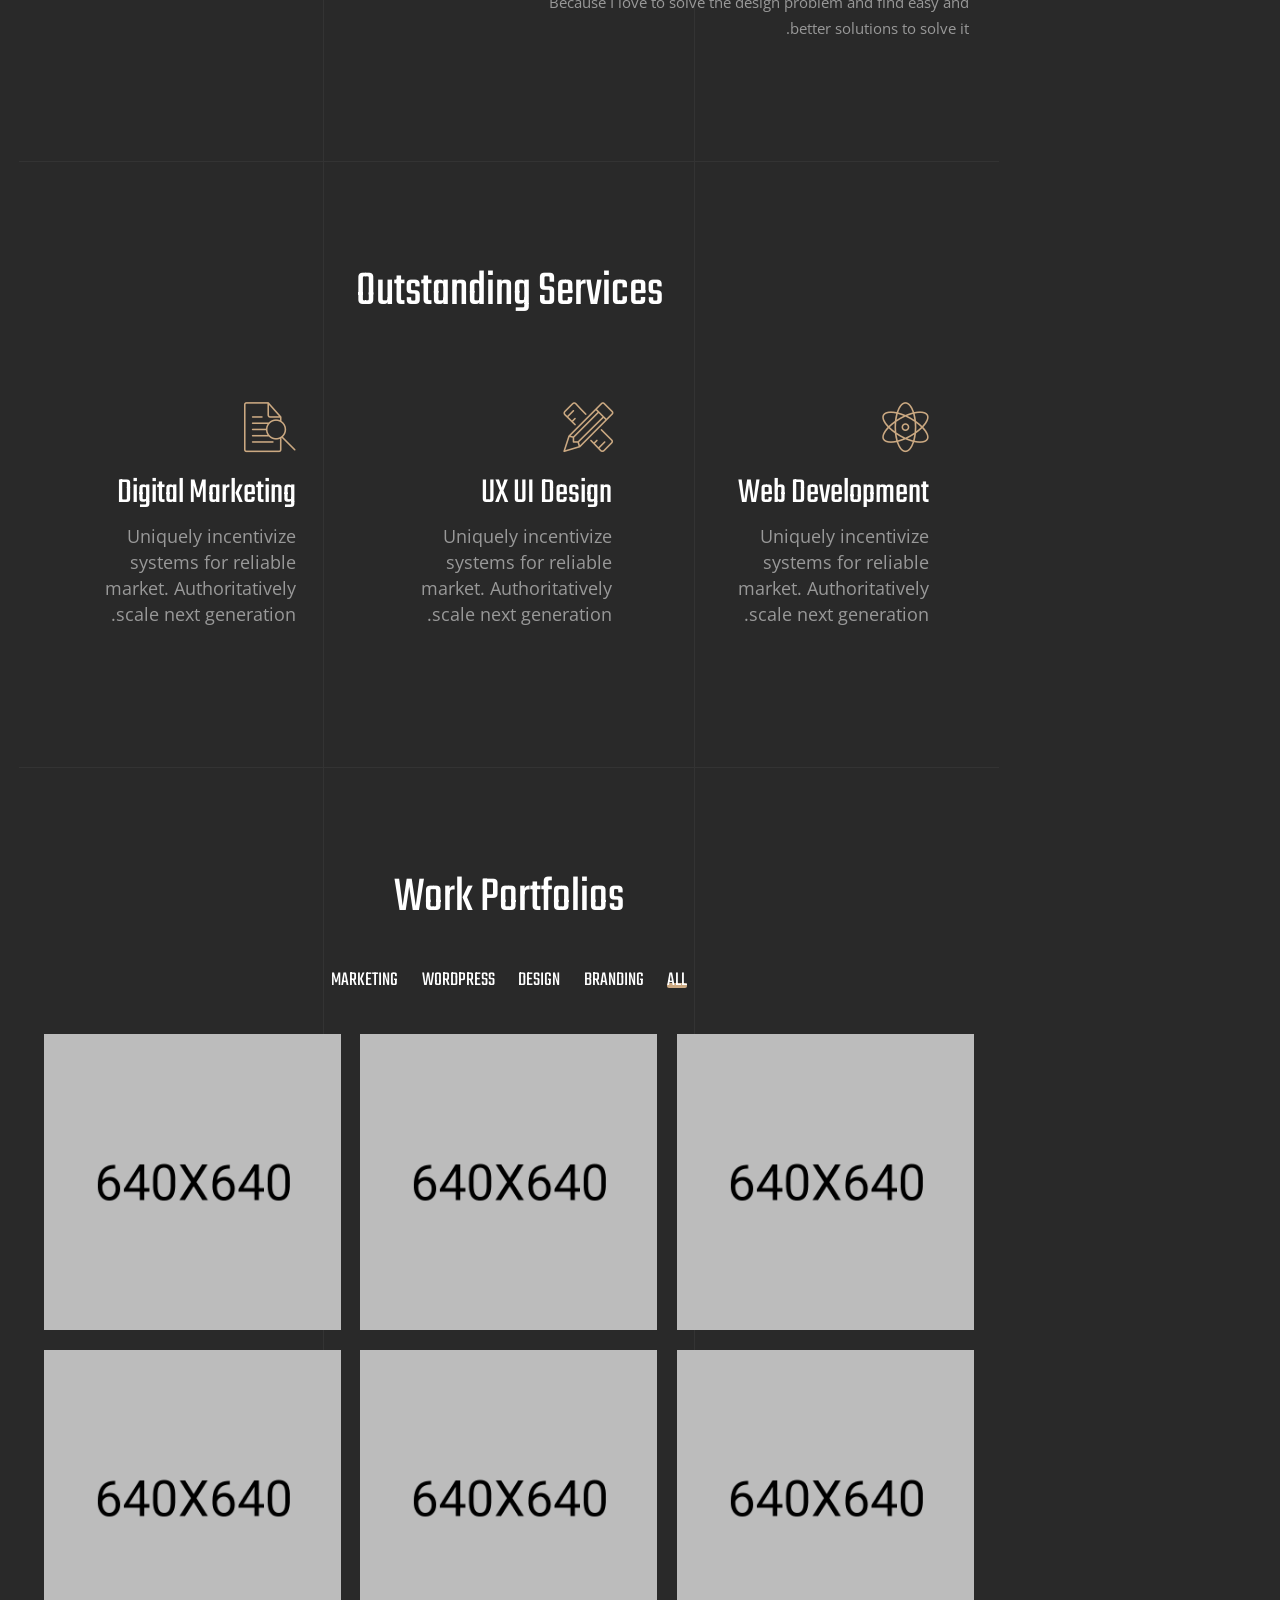
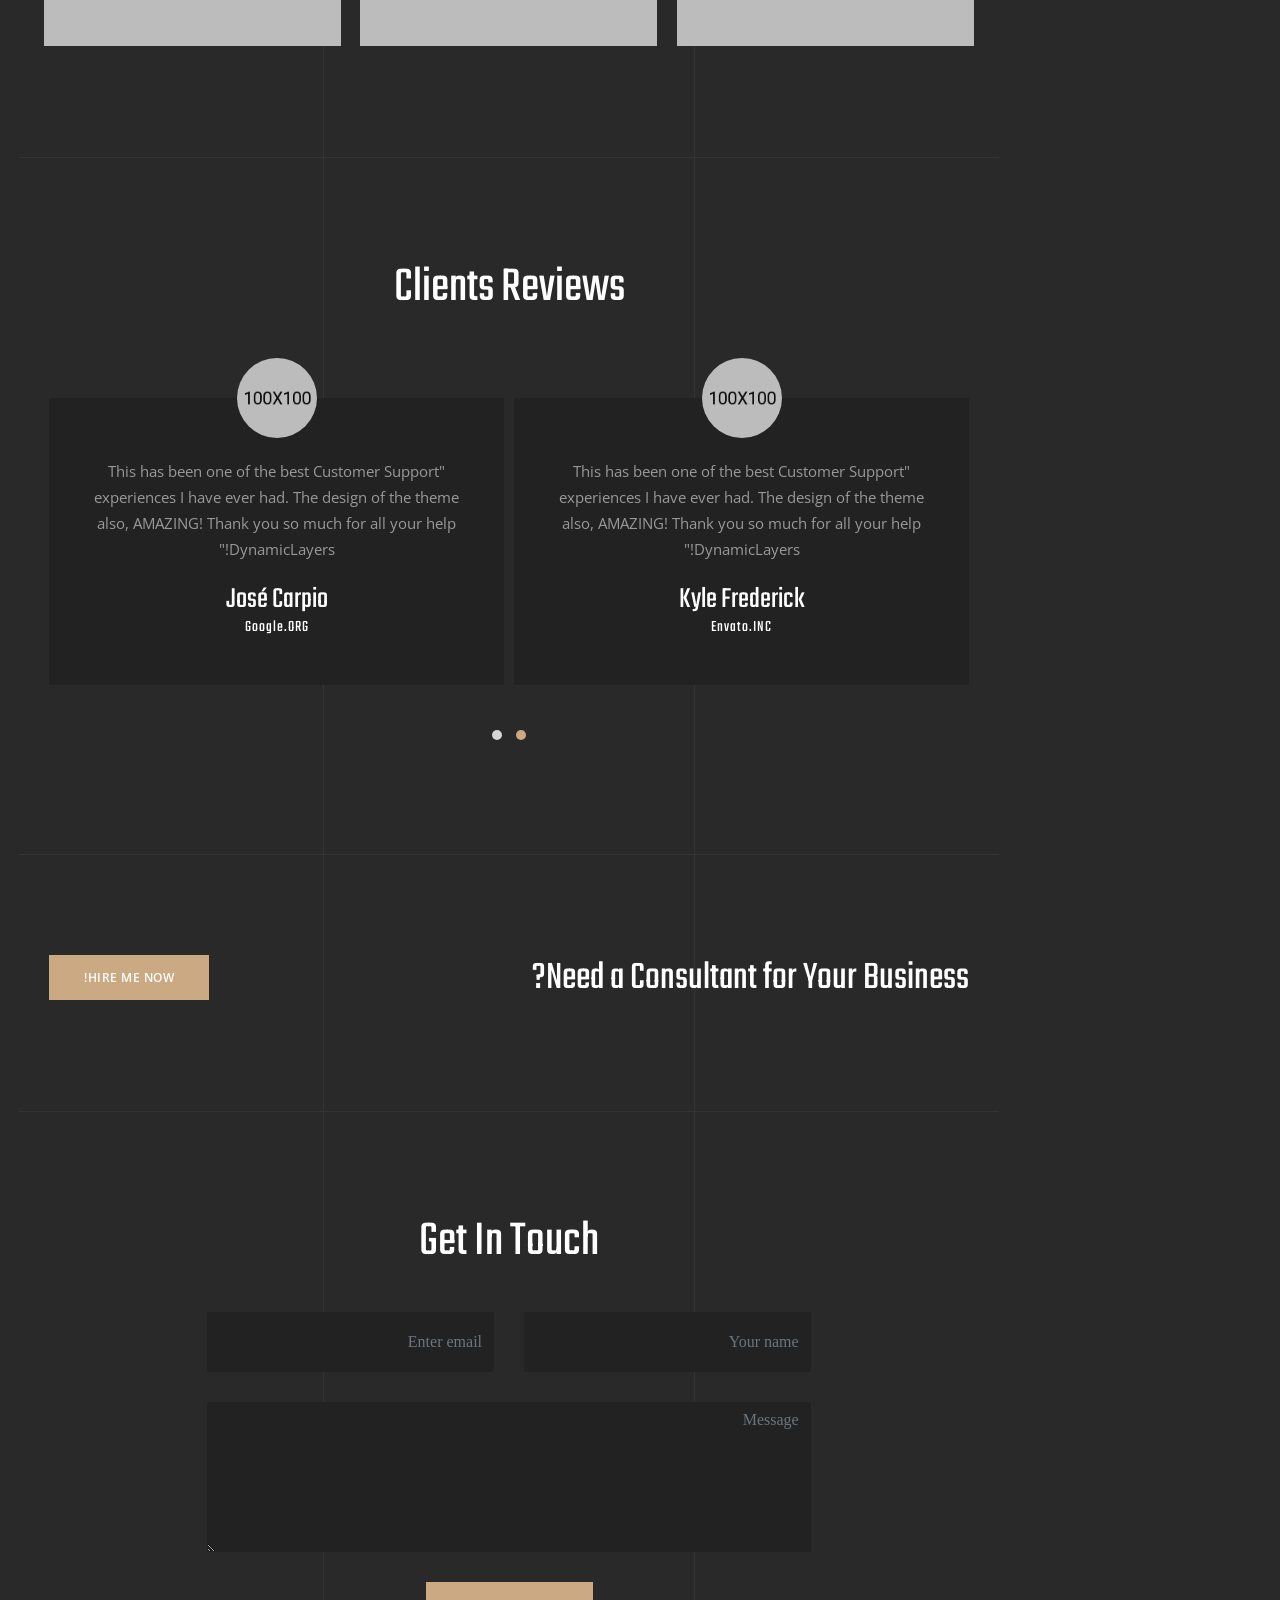
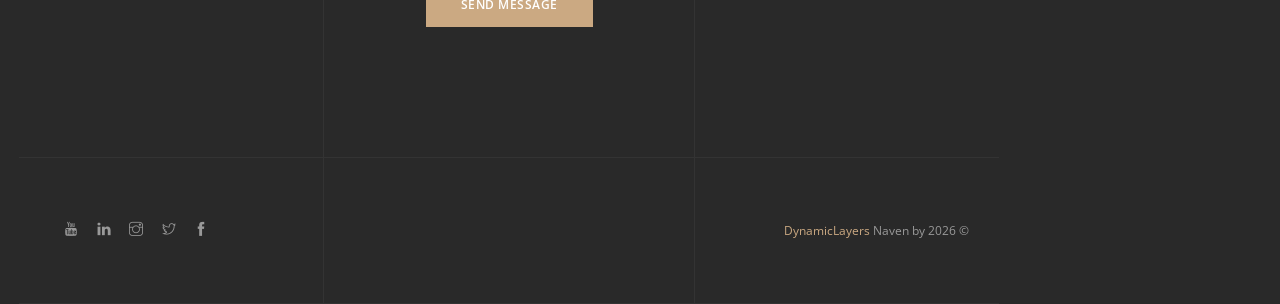
<file: Master Files/html/RTL Versions/particle-dark/index.html>
<!DOCTYPE html>
<!--[if lt IE 7]>      <html class="no-js lt-ie9 lt-ie8 lt-ie7" lang=""> <![endif]-->
<!--[if IE 7]>         <html class="no-js lt-ie9 lt-ie8" lang=""> <![endif]-->
<!--[if IE 8]>         <html class="no-js lt-ie9" lang=""> <![endif]-->
<!--[if gt IE 8]><!--> <html class="no-js" dir="rtl" lang="ar"> <!--<![endif]-->
    <head>
       
        <meta charset="utf-8">
        <meta name="viewport" content="width=device-width, initial-scale=1">
		<meta name="description" content="Personal Portfolio / CV / Resume Template">
        <meta name="author" content="DynamicLayers">
        
        <title>Naven | Personal Portfolio / CV / Resume Template</title>
        
        <link rel="shortcut icon" type="image/x-icon" href="img/favicon.png" />
        <link rel="stylesheet" href="css/bootstrap.min.css" />
        <link rel="stylesheet" href="css/bootstrap-menu.css"/>
        <link rel="stylesheet" href="css/animate.min.css" />
        <link rel="stylesheet" href="css/themify-icons.css">
        <link rel="stylesheet" href="css/elegant-line-icons.css">
        <link rel="stylesheet" href="css/venobox/venobox.css"/>
        <link rel="stylesheet" href="css/owl.carousel.css"/>
        <link rel="stylesheet" href="css/owl.theme.default.min.css"/>
        <link rel="stylesheet" href="css/main.css"/>
        <link rel="stylesheet" href="css/rtl.css"/>
    </head>
    <body>
        
        <div class="site-preloader-wrap">
            <div class="spinner"></div>
        </div><!-- /.site-preloader-wrap -->

        <div class="dl-fixed-sidebar dl-sidebar-left">
            <div class="dl-header-container">
                <div class="logo">
                    <h1><a href="index.html"><img src="img/logo-light.png" alt="logo"></a></h1>
                </div>
                <div class="dl-burger-menu">
                    <div class="dl-line-menu dl-line-half dl-first-line"></div>
                    <div class="dl-line-menu"></div>
                    <div class="dl-line-menu dl-line-half dl-last-line"></div>
                </div>
                <nav class="dl-menu-fixed">
                    <ul>
                        <li><a href="#home" data-scroll-nav="0">Home</a></li>
                        <li><a href="#services" data-scroll-nav="1">About Me</a></li>
                        <li><a href="#about" data-scroll-nav="2">Resume</a></li>
                        <li><a href="#services" data-scroll-nav="3">Services</a></li>
                        <li><a href="#portfolios" data-scroll-nav="4">Portfolios</a></li>
                        <li><a href="#reviews" data-scroll-nav="5">Reviews</a></li>
                        <li><a href="#contact" data-scroll-nav="6">Contact</a></li>
                    </ul>
                </nav>
            </div>
        </div><!-- /.dl-fixed-sidebar -->

        <div class="dl-side-content">
            <div class="content-lines-wrapper">
                <div class="content-lines-inner">
                    <div class="content-lines"></div>
                </div>
            </div><!-- /.content-lines-wrapper -->
            
            <header class="hero-section d-flex align-items-center bd-bottom" data-scroll-index="0">
                <div id="particles-js"></div>
                <div class="container">
                    <div class="hero-content text-center">
                        <h4>Hello! I'M</h4>
                        <h1>Jacob Harrison</h1>
                        <h2>I'm <span class="typed"></span></h2>
                    </div>
                    <ul class="hero-social">
                        <li><a href="#"><i class="ti-facebook"></i></a></li>
                        <li><a href="#"><i class="ti-twitter"></i></a></li>
                        <li><a href="#"><i class="ti-instagram"></i></a></li>
                        <li><a href="#"><i class="ti-linkedin"></i></a></li>
                        <li><a href="#"><i class="ti-youtube"></i></a></li>
                    </ul>
                </div>
            </header><!-- /.hero-section -->
            
            <section id="about" class="about-section section-padding bd-bottom" data-scroll-index="1">
                <div class="container">
                    <div class="row align-items-center">
                        <div class="col-md-7 sm-padding wow fadeInLeft" data-wow-delay="200ms" data-wow-duration="1000ms">
                            <div class="about-content">
                               <h2>Let Me Introduce Myself.</h2>
                                <p>I love to work in User Experience & User Interface designing. Because I love to solve the design problem and find easy and better solutions to solve it. I always try my best to make good user interface with the best user experience.</p>
                                <ul class="profile-info">
                                    <li><span>Full Name</span> Jacob Harrison</li>
                                    <li><span>Birth Date</span> 01-01-1990</li>
                                    <li><span>Address</span> 962 Fifth Avenue, 3rd Floor New York.</li>
                                    <li><span>Email</span> info.yourmail@gmail.com</li>
                                    <li><span>Website</span> JacobHarrison.com</li>
                                </ul>
                                <a href="#" class="default-btn">Download CV <i class="ti-download"></i></a>
                            </div>
                        </div>
                        <div class="col-md-5 sm-padding wow fadeInRight" data-wow-delay="200ms" data-wow-duration="1000ms">
                            <div class="about-bg">
                               <img src="img/about-bg.jpg" alt="img">
                               <div class="dots"></div>
                            </div>
                        </div>
                    </div>
                </div>
            </section><!-- /.about-section -->
            
            <section id="resume" class="resume-section section-padding bd-bottom" data-scroll-index="2">
                <div class="container">
                    <div class="row">
                        <div class="col-md-6 sm-padding wow fadeInLeft" data-wow-delay="200ms" data-wow-duration="1000ms">
                            <div class="section-heading mb-40">
                               <h2>Working Experience</h2>
                            </div>
                            <ul class="exp-list">
                                <li>
                                    <div class="exp-date">
                                        <i class="ti-bookmark"></i>
                                        <span>January 2014 - Till Now</span>
                                    </div>
                                    <div class="exp-content">
                                        <h4>Envato Inc. <span>Software Engineer</span></h4>
                                        <p>I love to work in User Experience & User Interface designing. Because I love to solve the design problem and find easy and better solutions to solve it.</p>
                                    </div>
                                </li>
                                <li>
                                    <div class="exp-date">
                                        <i class="ti-bookmark"></i>
                                        <span>February 2015 - March 2016</span>
                                    </div>
                                    <div class="exp-content">
                                        <h4>Envato Inc. <span>Web Designer</span></h4>
                                        <p>I love to work in User Experience & User Interface designing. Because I love to solve the design problem and find easy and better solutions to solve it.</p>
                                    </div>
                                </li>
                            </ul>
                        </div>
                        <div class="col-md-6 sm-padding wow fadeInRight" data-wow-delay="200ms" data-wow-duration="1000ms">
                            <div class="skill-wrap">
                               <div class="section-heading mb-40">
                                   <h2>Professional Skills</h2>
                               </div>
                                <ul class="skill-items">
                                    <li class="skill-item">
                                        <h5>Photoshop</h5>
                                        <div class="progress">
                                            <div class="progress-bar wow slideInLeft" data-wow-delay="0ms" data-wow-duration="2000ms" role="progressbar" style="width: 80%;">
                                            <span>80%</span>
                                            </div>
                                        </div>
                                    </li>
                                    <li class="skill-item">
                                        <h5>Indesign</h5>
                                        <div class="progress">
                                            <div class="progress-bar wow slideInLeft" data-wow-delay="200ms" data-wow-duration="2000ms" role="progressbar" style="width: 90%;">
                                            <span>90%</span>
                                            </div>
                                        </div>
                                    </li>
                                    <li class="skill-item">
                                        <h5>Javascript</h5>
                                        <div class="progress">
                                            <div class="progress-bar wow slideInLeft" data-wow-delay="300ms" data-wow-duration="2000ms" role="progressbar" style="width: 75%;">
                                            <span>75%</span>
                                            </div>
                                        </div>
                                    </li>
                                    <li class="skill-item">
                                        <h5>Wordpress</h5>
                                        <div class="progress">
                                             <div class="progress-bar wow slideInLeft" data-wow-delay="400ms" data-wow-duration="2000ms" role="progressbar" style="width: 65%;">
                                            <span>65%</span>
                                            </div>
                                        </div>
                                    </li>
                                </ul>
                            </div>
                        </div>
                    </div>
                </div>
            </section><!-- /.resume-section -->
            
            <section id="services" class="services-section section-padding bd-bottom" data-scroll-index="3">
                <div class="container">
                    <div class="section-heading mb-40 text-center wow fadeInUp" data-wow-delay="200ms" data-wow-duration="1000ms">
                        <h2>Outstanding Services</h2>
                    </div>
                    <div class="row">
                        <div class="col-md-4 col-sm-6 sm-padding wow fadeInUp" data-wow-delay="200ms" data-wow-duration="1000ms">
                            <div class="services-item">
                                <i class="icon-genius"></i>
                                <h3>Web Development</h3>
                                <p>Uniquely incentivize systems for reliable market. Authoritatively scale next generation. </p>
                                <div class="dots"></div>
                            </div>
                        </div>
                        <div class="col-md-4 col-sm-6 sm-padding wow fadeInUp" data-wow-delay="400ms" data-wow-duration="1000ms">
                            <div class="services-item">
                                <i class="icon-tools"></i>
                                <h3>UX UI Design</h3>
                                <p>Uniquely incentivize systems for reliable market. Authoritatively scale next generation. </p>
                                <div class="dots"></div>
                            </div>
                        </div>
                        <div class="col-md-4 col-sm-6 sm-padding wow fadeInUp" data-wow-delay="500ms" data-wow-duration="1000ms">
                            <div class="services-item">
                                <i class="icon-search"></i>
                                <h3>Digital Marketing</h3>
                                <p>Uniquely incentivize systems for reliable market. Authoritatively scale next generation. </p>
                                <div class="dots"></div>
                            </div>
                        </div>
                    </div>
                </div>
            </section><!-- /.services-section -->
            
            <section id="portfolios" class="portfolio-section section-padding bd-bottom" data-scroll-index="4">
                <div class="container">
                   <div class="section-heading text-center mb-40 wow fadeInUp" data-wow-delay="200ms" data-wow-duration="1000ms">
                       <h2>Work Portfolios</h2>
                   </div>
                    <div class="portfolio-wrapper">
                        <ul class="portfolio-filter text-center mb-30">
                            <li class="active" data-filter="*">All</li>
                            <li data-filter=".branding">Branding</li>
                            <li data-filter=".design">Design</li>
                            <li data-filter=".wordpress">Wordpress</li>
                            <li data-filter=".marketing">Marketing</li>
                        </ul><!-- Portfolio Filter -->
                        <div class="row portfolio-items">
                            <div class="col-md-4 col-sm-6 padding-10 single-item design wordpress">
                               <div class="portfolio-box">
                                   <img src="img/port-1.jpg" alt="img">
                                   <div class="portfolio-content">
                                       <h3><a class="img-popup" href="img/port-1.jpg">Design Studio<span>Branding</span></a></h3>
                                   </div>
                               </div>
                            </div>
                            <div class="col-md-4 col-sm-6 padding-10 single-item branding marketing">
                               <div class="portfolio-box">
                                   <img src="img/port-2.jpg" alt="img">
                                   <div class="portfolio-content">
                                       <h3><a class="img-popup" href="img/port-2.jpg">Design Studio<span>Branding</span></a></h3>
                                   </div>
                               </div>
                            </div>
                            <div class="col-md-4 col-sm-6 padding-10 single-item design marketing">
                               <div class="portfolio-box">
                                   <img src="img/port-3.jpg" alt="img">
                                   <div class="portfolio-content">
                                       <h3><a class="img-popup" href="img/port-3.jpg">Design Studio<span>Branding</span></a></h3>
                                   </div>
                               </div>
                            </div>
                            <div class="col-md-4 col-sm-6 padding-10 single-item marketing wordpress">
                               <div class="portfolio-box">
                                   <img src="img/port-4.jpg" alt="img">
                                   <div class="portfolio-content">
                                       <h3><a class="img-popup" href="img/port-4.jpg">Design Studio<span>Branding</span></a></h3>
                                   </div>
                               </div>
                            </div>
                            <div class="col-md-4 col-sm-6 padding-10 single-item wordpress branding">
                               <div class="portfolio-box">
                                   <img src="img/port-5.jpg" alt="img">
                                   <div class="portfolio-content">
                                       <h3><a class="img-popup" href="img/port-5.jpg">Design Studio<span>Branding</span></a></h3>
                                   </div>
                               </div>
                            </div>
                            <div class="col-md-4 col-sm-6 padding-10 single-item design">
                               <div class="portfolio-box">
                                   <img src="img/port-6.jpg" alt="img">
                                   <div class="portfolio-content">
                                       <h3><a class="img-popup" href="img/port-6.jpg">Design Studio<span>Branding</span></a></h3>
                                   </div>
                               </div>
                            </div>
                        </div>
                    </div>
                </div>
            </section><!-- /.portfolio-section -->
            
            <section id="reviews" class="testimonial-section section-padding bd-bottom" data-scroll-index="5">
                <div class="container">
                    <div class="section-heading mb-40 text-center wow fadeInUp" data-wow-delay="200ms" data-wow-duration="1000ms">
                        <h2>Clients Reviews</h2>
                    </div>
                    <div id="testimonial-carousel" class="testimonial-carousel owl-carousel">
                        <div class="testimonial-item">
                            <div class="testimonial-innter">
                                <div class="testi-thumb"><img src="img/testi-1.jpg" alt="img"></div>
                                <div class="testi-content">
                                    <p>"This has been one of the best Customer Support experiences I have ever had. The design of the theme also, AMAZING! Thank you so much for all your help DynamicLayers!"</p>
                                    <h4>Kyle Frederick <span>Envato.INC</span></h4>
                                </div>
                            </div>
                        </div>
                        <div class="testimonial-item">
                            <div class="testimonial-innter">
                                <div class="testi-thumb"><img src="img/testi-2.jpg" alt="img"></div>
                                <div class="testi-content">
                                    <p>"This has been one of the best Customer Support experiences I have ever had. The design of the theme also, AMAZING! Thank you so much for all your help DynamicLayers!"</p>
                                    <h4>José Carpio <span>Google.ORG</span></h4>
                                </div>
                            </div>
                        </div>
                        <div class="testimonial-item">
                            <div class="testimonial-innter">
                                <div class="testi-thumb"><img src="img/testi-3.jpg" alt="img"></div>
                                <div class="testi-content">
                                    <p>"This has been one of the best Customer Support experiences I have ever had. The design of the theme also, AMAZING! Thank you so much for all your help DynamicLayers!"</p>
                                    <h4>Melania Rose <span>Themeforest.CO</span></h4>
                                </div>
                            </div>
                        </div>
                    </div>
                </div>
            </section><!-- /.testimonial-section -->
            
            <section class="cta-section section-padding bd-bottom">
                <div class="container">
                    <div class="row">
                        <div class="col-md-6 xs-padding">
                            <div class="cta-content">
                                <h3>Need a Consultant for Your Business?</h3>
                            </div>
                        </div>
                        <div class="col-md-6 text-right">
                            <a href="#" class="default-btn">Hire Me Now!</a>
                        </div>
                    </div>
                </div>
            </section><!-- /.cta-section -->
            
            <section id="contact" class="contact-section section-padding" data-scroll-index="6">
                <div class="container">
                    <div class="section-heading mb-40 text-center wow fadeInUp" data-wow-delay="200ms" data-wow-duration="1000ms">
                        <h2>Get In Touch</h2>
                    </div>
                    <div class="row">
                        <div class="col-md-8 offset-md-2">
                            <form action="contact.php" method="post" id="ajax_form" class="row contact-form text-center">
                                <div class="form-group col-lg-6">
                                    <input type="text" class="form-control" id="name" placeholder="Your name" required>
                                </div>
                                <div class="form-group col-lg-6">
                                    <input type="email" class="form-control" id="email" placeholder="Enter email" required>
                                </div>
                                <div class="form-group col-lg-12">
                                    <textarea class="form-control message" id="message" name="message" placeholder="Message" required></textarea>
                                </div>
                                <div class="form-group col-lg-12">
                                    <button id="submit" class="default-btn" type="submit">Send Message</button>
                                </div>
                                <div id="form-messages" class="form-group col-lg-12">
                                    <div class="alert" role="alert"></div>
                                </div>
                            </form>
                        </div>
                    </div>
                </div>
            </section><!-- /.contact-section -->
            
            <footer class="footer-section">
                <div class="container">
                    <div class="row">
                        <div class="col-sm-6">
                            <p>© <script> document.write(new Date().getFullYear())</script> Naven by <a href="https://themeforest.net/user/dynamiclayers" target="_blank">DynamicLayers</a></p>
                        </div>
                        <div class="col-sm-6">
                            <div class="footer-social text-right">
                                <a href="#"><i class="ti-facebook"></i></a>
                                <a href="#"><i class="ti-twitter"></i></a>
                                <a href="#"><i class="ti-instagram"></i></a>
                                <a href="#"><i class="ti-linkedin"></i></a>
                                <a href="#"><i class="ti-youtube"></i></a>
                            </div><!-- /.footer-social -->
                        </div>
                    </div>
                </div>
            </footer><!-- /.footer-section -->
            
        </div><!-- /.dl-side-content -->

        <!-- jQuery -->
        <script src="js/vendor/jquery-1.12.4.min.js"></script>
        <script src="js/vendor/popper.min.js"></script>
        <script src="js/vendor/bootstrap.min.js"></script>
        <script src="js/vendor/scrollit.js"></script>
        <script src="js/vendor/jquery.waypoints.min.js"></script>
        <script src="js/vendor/imagesloaded.pkgd.min.js"></script>
        <script src="js/vendor/venobox.min.js"></script>
        <script src="js/vendor/jquery.isotope.v3.0.2.js"></script>
        <script src="js/vendor/owl.carousel.min.js"></script>
        <script src="js/vendor/typed.min.js"></script>
        <script src="js/vendor/bootstrap-menu.js"></script>
        <script src="js/vendor/wow.min.js"></script>
        <script src="js/vendor/particles.min.js"></script>
        <script src="js/vendor/app.js"></script>
        <script src="js/contact.js"></script>
        <script src="js/main.js"></script>

    </body>

</html>
</file>
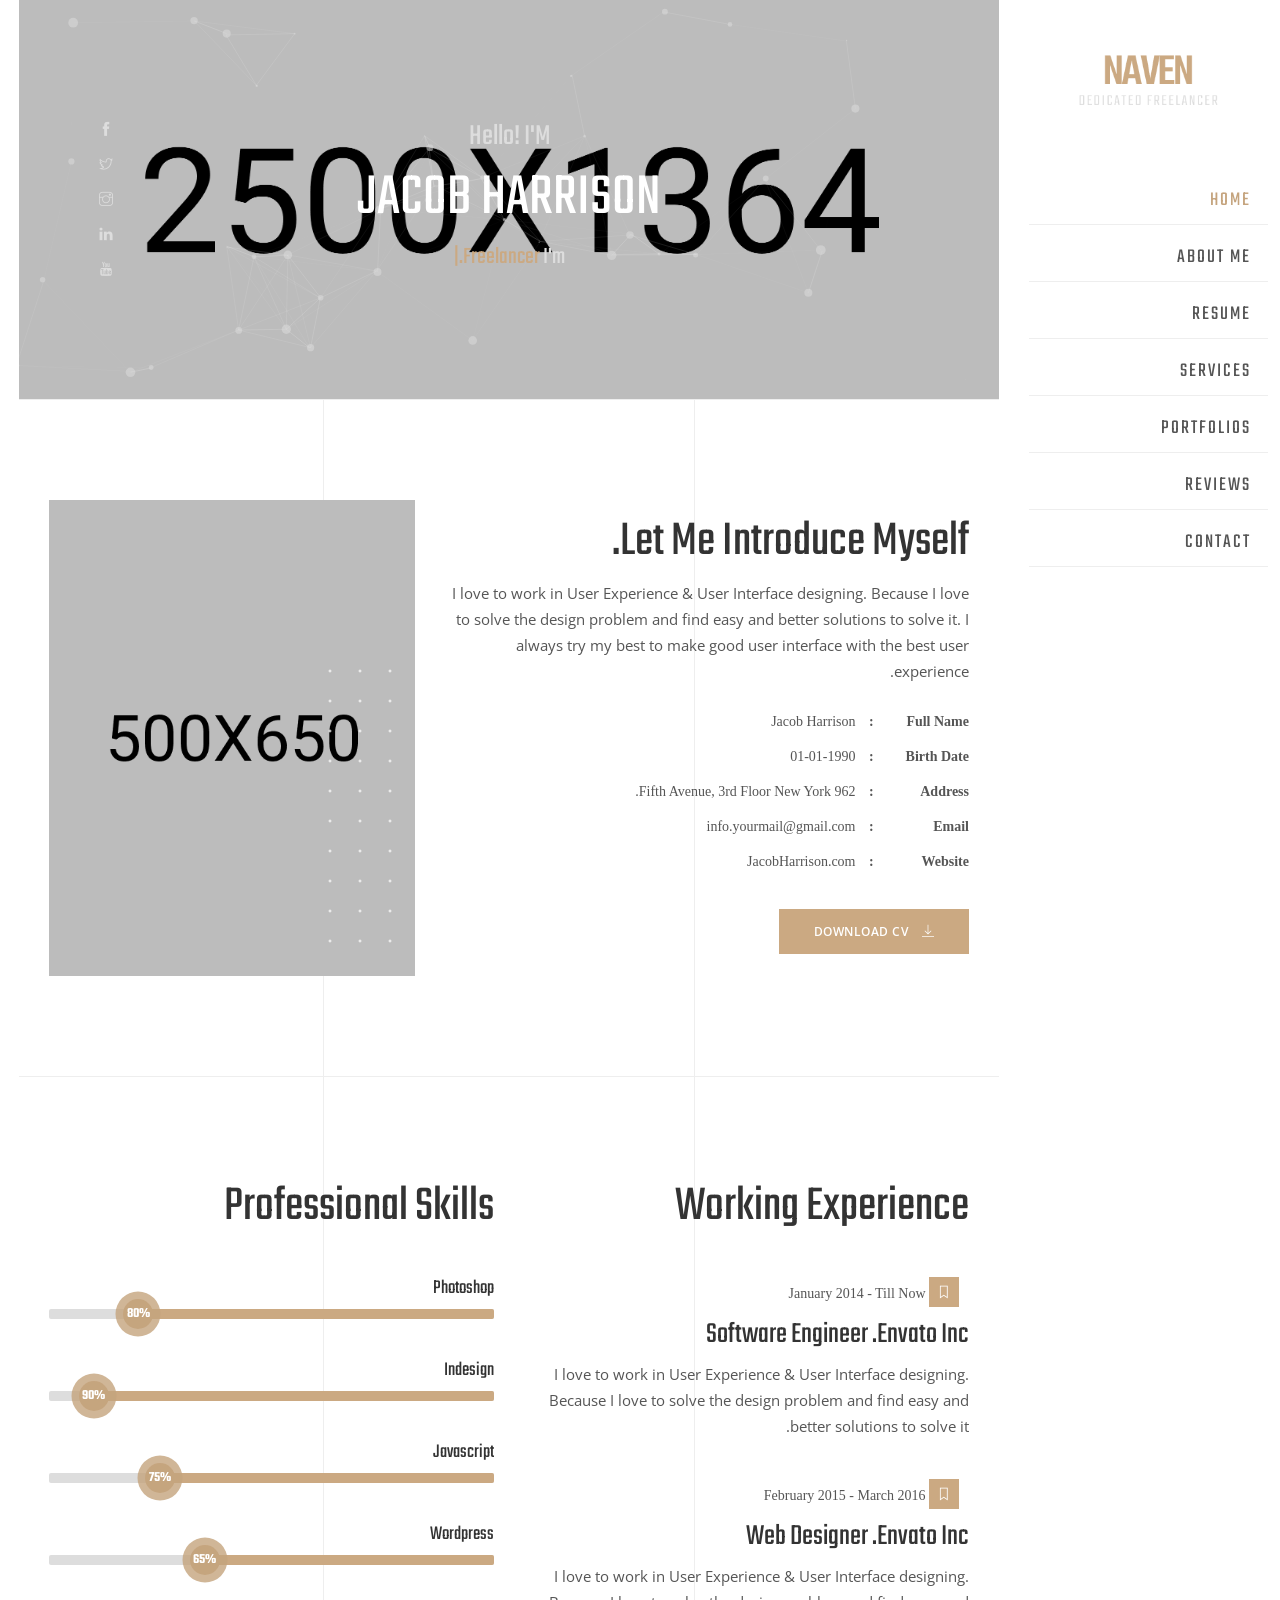
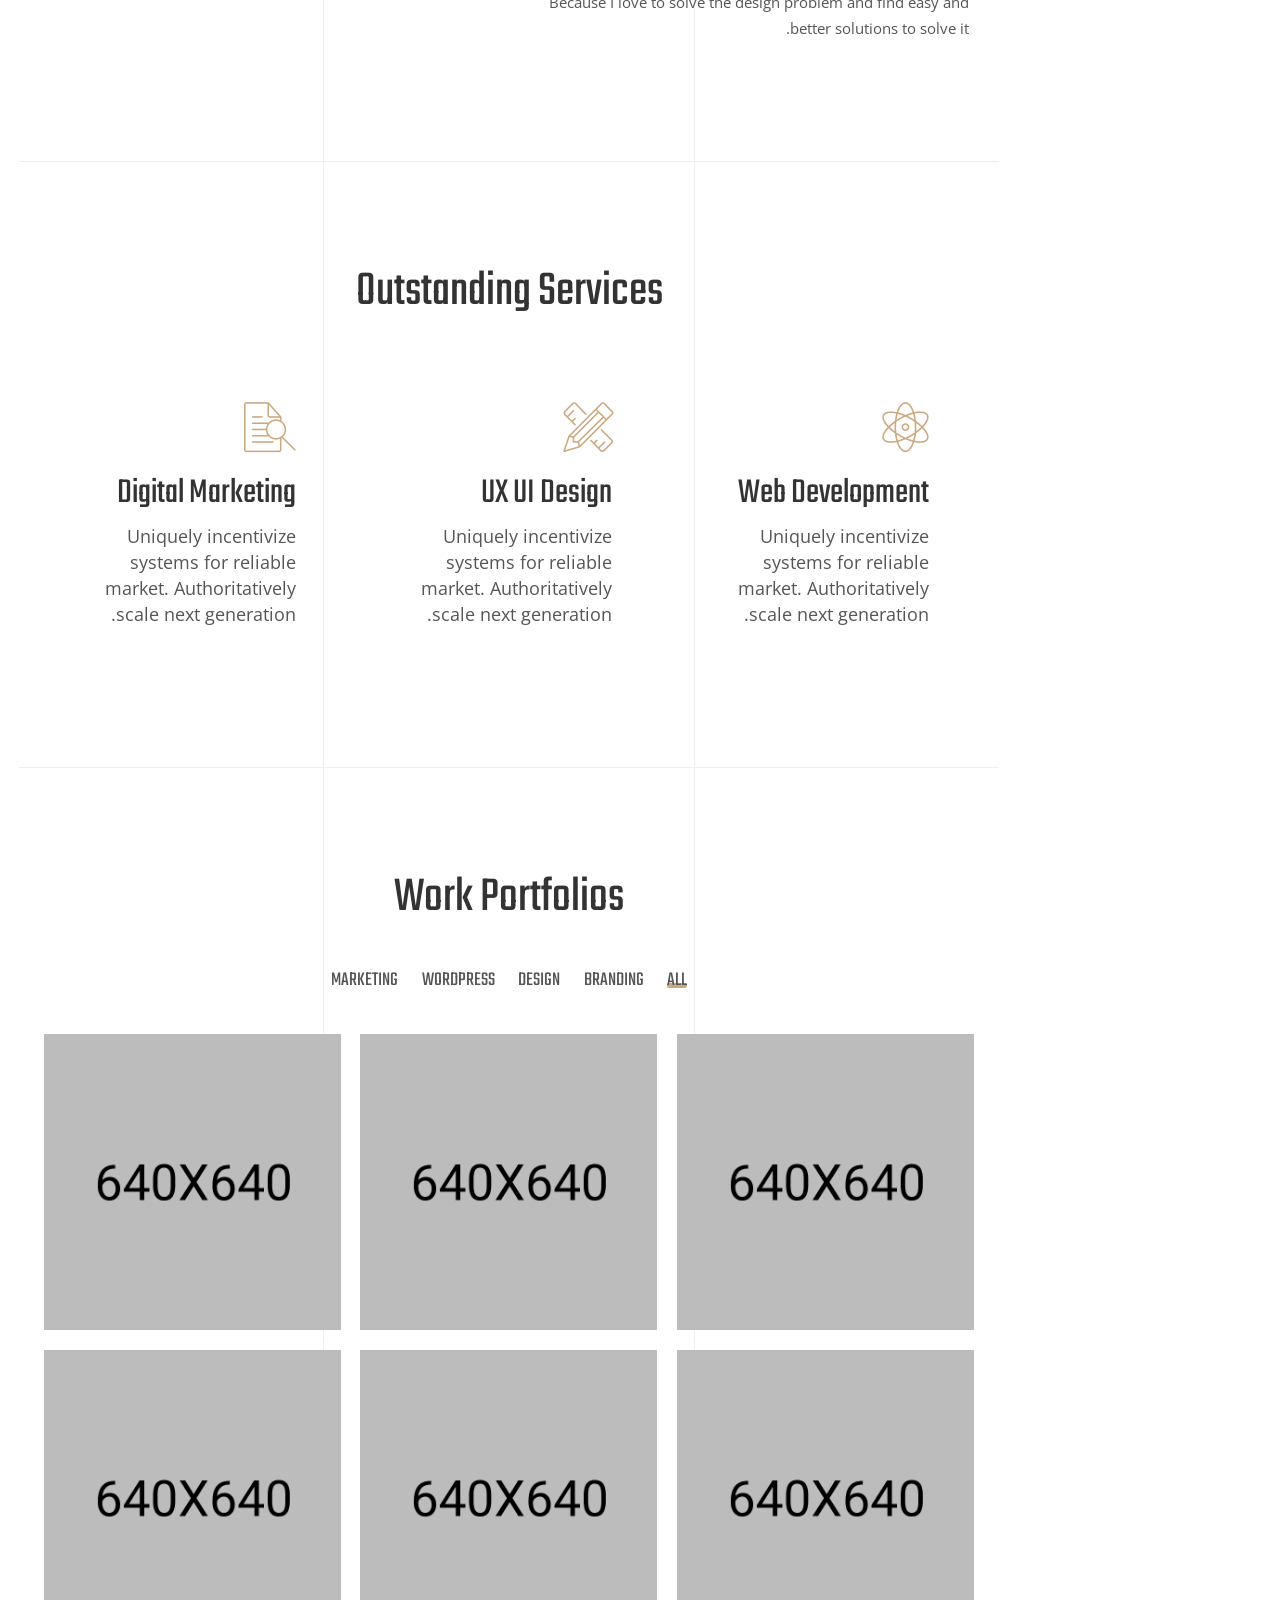
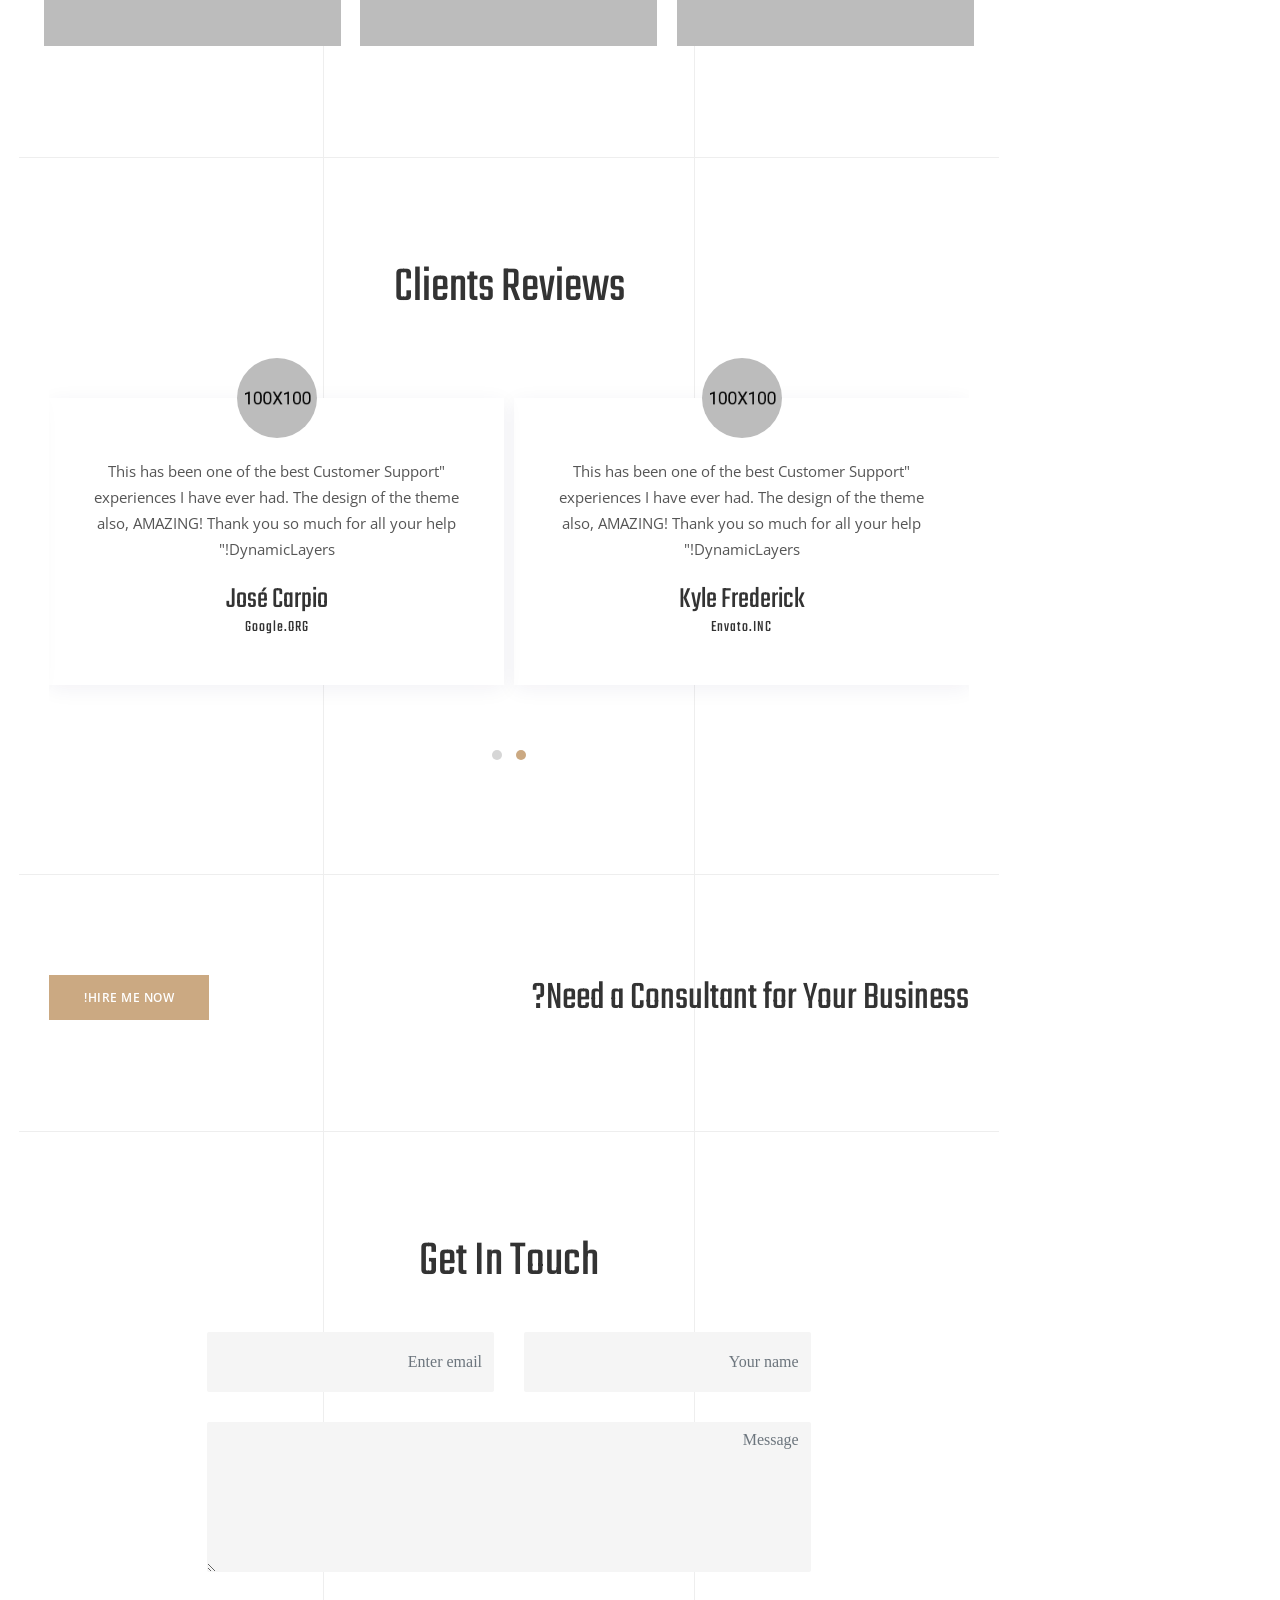
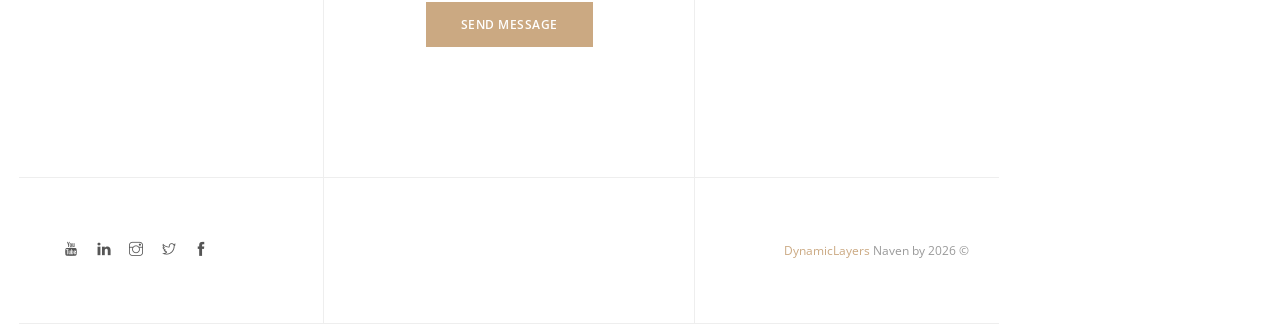
<file: Master Files/html/RTL Versions/particle-light/index.html>
<!DOCTYPE html>
<!--[if lt IE 7]>      <html class="no-js lt-ie9 lt-ie8 lt-ie7" lang=""> <![endif]-->
<!--[if IE 7]>         <html class="no-js lt-ie9 lt-ie8" lang=""> <![endif]-->
<!--[if IE 8]>         <html class="no-js lt-ie9" lang=""> <![endif]-->
<!--[if gt IE 8]><!--> <html class="no-js" dir="rtl" lang="ar"> <!--<![endif]-->
    <head>
       
        <meta charset="utf-8">
        <meta name="viewport" content="width=device-width, initial-scale=1">
        <meta name="description" content="Personal Portfolio / CV / Resume Template">
        <meta name="author" content="DynamicLayers">
        
        <title>Naven | Personal Portfolio / CV / Resume Template</title>
        
        <link rel="shortcut icon" type="image/x-icon" href="img/favicon.png" />
        <link rel="stylesheet" href="css/bootstrap.min.css" />
        <link rel="stylesheet" href="css/bootstrap-menu.css"/>
        <link rel="stylesheet" href="css/animate.min.css" />
        <link rel="stylesheet" href="css/themify-icons.css">
        <link rel="stylesheet" href="css/elegant-line-icons.css">
        <link rel="stylesheet" href="css/venobox/venobox.css"/>
        <link rel="stylesheet" href="css/owl.carousel.css"/>
        <link rel="stylesheet" href="css/owl.theme.default.min.css"/>
        <link rel="stylesheet" href="css/main.css"/>
        <link rel="stylesheet" href="css/rtl.css"/>
    </head>
    <body>
        
        <div class="site-preloader-wrap">
            <div class="spinner"></div>
        </div><!-- /.site-preloader-wrap -->

        <div class="dl-fixed-sidebar dl-sidebar-left">
            <div class="dl-header-container">
                <div class="logo">
                    <h1><a href="index.html"><img src="img/logo-light.png" alt="logo"></a></h1>
                </div>
                <div class="dl-burger-menu">
                    <div class="dl-line-menu dl-line-half dl-first-line"></div>
                    <div class="dl-line-menu"></div>
                    <div class="dl-line-menu dl-line-half dl-last-line"></div>
                </div>
                <nav class="dl-menu-fixed">
                    <ul>
                        <li><a href="#home" data-scroll-nav="0">Home</a></li>
                        <li><a href="#services" data-scroll-nav="1">About Me</a></li>
                        <li><a href="#about" data-scroll-nav="2">Resume</a></li>
                        <li><a href="#services" data-scroll-nav="3">Services</a></li>
                        <li><a href="#portfolios" data-scroll-nav="4">Portfolios</a></li>
                        <li><a href="#reviews" data-scroll-nav="5">Reviews</a></li>
                        <li><a href="#contact" data-scroll-nav="6">Contact</a></li>
                    </ul>
                </nav>
            </div>
        </div><!-- /.dl-fixed-sidebar -->

        <div class="dl-side-content">
            <div class="content-lines-wrapper">
                <div class="content-lines-inner">
                    <div class="content-lines"></div>
                </div>
            </div><!-- /.content-lines-wrapper -->
            
            <header class="hero-section d-flex align-items-center bd-bottom" data-scroll-index="0">
                <div id="particles-js"></div>
                <div class="container">
                    <div class="hero-content text-center">
                        <h4>Hello! I'M</h4>
                        <h1>Jacob Harrison</h1>
                        <h2>I'm <span class="typed"></span></h2>
                    </div>
                    <ul class="hero-social">
                        <li><a href="#"><i class="ti-facebook"></i></a></li>
                        <li><a href="#"><i class="ti-twitter"></i></a></li>
                        <li><a href="#"><i class="ti-instagram"></i></a></li>
                        <li><a href="#"><i class="ti-linkedin"></i></a></li>
                        <li><a href="#"><i class="ti-youtube"></i></a></li>
                    </ul>
                </div>
            </header><!-- /.hero-section -->
            
            <section id="about" class="about-section section-padding bd-bottom" data-scroll-index="1">
                <div class="container">
                    <div class="row align-items-center">
                        <div class="col-md-7 sm-padding wow fadeInLeft" data-wow-delay="200ms" data-wow-duration="1000ms">
                            <div class="about-content">
                               <h2>Let Me Introduce Myself.</h2>
                                <p>I love to work in User Experience & User Interface designing. Because I love to solve the design problem and find easy and better solutions to solve it. I always try my best to make good user interface with the best user experience.</p>
                                <ul class="profile-info">
                                    <li><span>Full Name</span> Jacob Harrison</li>
                                    <li><span>Birth Date</span> 01-01-1990</li>
                                    <li><span>Address</span> 962 Fifth Avenue, 3rd Floor New York.</li>
                                    <li><span>Email</span> info.yourmail@gmail.com</li>
                                    <li><span>Website</span> JacobHarrison.com</li>
                                </ul>
                                <a href="#" class="default-btn">Download CV <i class="ti-download"></i></a>
                            </div>
                        </div>
                        <div class="col-md-5 sm-padding wow fadeInRight" data-wow-delay="200ms" data-wow-duration="1000ms">
                            <div class="about-bg">
                               <img src="img/about-bg.jpg" alt="img">
                               <div class="dots"></div>
                            </div>
                        </div>
                    </div>
                </div>
            </section><!-- /.about-section -->
            
            <section id="resume" class="resume-section section-padding bd-bottom" data-scroll-index="2">
                <div class="container">
                    <div class="row">
                        <div class="col-md-6 sm-padding wow fadeInLeft" data-wow-delay="200ms" data-wow-duration="1000ms">
                            <div class="section-heading mb-40">
                               <h2>Working Experience</h2>
                            </div>
                            <ul class="exp-list">
                                <li>
                                    <div class="exp-date">
                                        <i class="ti-bookmark"></i>
                                        <span>January 2014 - Till Now</span>
                                    </div>
                                    <div class="exp-content">
                                        <h4>Envato Inc. <span>Software Engineer</span></h4>
                                        <p>I love to work in User Experience & User Interface designing. Because I love to solve the design problem and find easy and better solutions to solve it.</p>
                                    </div>
                                </li>
                                <li>
                                    <div class="exp-date">
                                        <i class="ti-bookmark"></i>
                                        <span>February 2015 - March 2016</span>
                                    </div>
                                    <div class="exp-content">
                                        <h4>Envato Inc. <span>Web Designer</span></h4>
                                        <p>I love to work in User Experience & User Interface designing. Because I love to solve the design problem and find easy and better solutions to solve it.</p>
                                    </div>
                                </li>
                            </ul>
                        </div>
                        <div class="col-md-6 sm-padding wow fadeInRight" data-wow-delay="200ms" data-wow-duration="1000ms">
                            <div class="skill-wrap">
                               <div class="section-heading mb-40">
                                   <h2>Professional Skills</h2>
                               </div>
                                <ul class="skill-items">
                                    <li class="skill-item">
                                        <h5>Photoshop</h5>
                                        <div class="progress">
                                            <div class="progress-bar wow slideInLeft" data-wow-delay="0ms" data-wow-duration="2000ms" role="progressbar" style="width: 80%;">
                                            <span>80%</span>
                                            </div>
                                        </div>
                                    </li>
                                    <li class="skill-item">
                                        <h5>Indesign</h5>
                                        <div class="progress">
                                            <div class="progress-bar wow slideInLeft" data-wow-delay="200ms" data-wow-duration="2000ms" role="progressbar" style="width: 90%;">
                                            <span>90%</span>
                                            </div>
                                        </div>
                                    </li>
                                    <li class="skill-item">
                                        <h5>Javascript</h5>
                                        <div class="progress">
                                            <div class="progress-bar wow slideInLeft" data-wow-delay="300ms" data-wow-duration="2000ms" role="progressbar" style="width: 75%;">
                                            <span>75%</span>
                                            </div>
                                        </div>
                                    </li>
                                    <li class="skill-item">
                                        <h5>Wordpress</h5>
                                        <div class="progress">
                                             <div class="progress-bar wow slideInLeft" data-wow-delay="400ms" data-wow-duration="2000ms" role="progressbar" style="width: 65%;">
                                            <span>65%</span>
                                            </div>
                                        </div>
                                    </li>
                                </ul>
                            </div>
                        </div>
                    </div>
                </div>
            </section><!-- /.resume-section -->
            
            <section id="services" class="services-section section-padding bd-bottom" data-scroll-index="3">
                <div class="container">
                    <div class="section-heading mb-40 text-center wow fadeInUp" data-wow-delay="200ms" data-wow-duration="1000ms">
                        <h2>Outstanding Services</h2>
                    </div>
                    <div class="row">
                        <div class="col-md-4 col-sm-6 sm-padding wow fadeInUp" data-wow-delay="200ms" data-wow-duration="1000ms">
                            <div class="services-item">
                                <i class="icon-genius"></i>
                                <h3>Web Development</h3>
                                <p>Uniquely incentivize systems for reliable market. Authoritatively scale next generation. </p>
                                <div class="dots"></div>
                            </div>
                        </div>
                        <div class="col-md-4 col-sm-6 sm-padding wow fadeInUp" data-wow-delay="400ms" data-wow-duration="1000ms">
                            <div class="services-item">
                                <i class="icon-tools"></i>
                                <h3>UX UI Design</h3>
                                <p>Uniquely incentivize systems for reliable market. Authoritatively scale next generation. </p>
                                <div class="dots"></div>
                            </div>
                        </div>
                        <div class="col-md-4 col-sm-6 sm-padding wow fadeInUp" data-wow-delay="500ms" data-wow-duration="1000ms">
                            <div class="services-item">
                                <i class="icon-search"></i>
                                <h3>Digital Marketing</h3>
                                <p>Uniquely incentivize systems for reliable market. Authoritatively scale next generation. </p>
                                <div class="dots"></div>
                            </div>
                        </div>
                    </div>
                </div>
            </section><!-- /.services-section -->
            
            <section id="portfolios" class="portfolio-section section-padding bd-bottom" data-scroll-index="4">
                <div class="container">
                   <div class="section-heading text-center mb-40 wow fadeInUp" data-wow-delay="200ms" data-wow-duration="1000ms">
                       <h2>Work Portfolios</h2>
                   </div>
                    <div class="portfolio-wrapper">
                        <ul class="portfolio-filter text-center mb-30">
                            <li class="active" data-filter="*">All</li>
                            <li data-filter=".branding">Branding</li>
                            <li data-filter=".design">Design</li>
                            <li data-filter=".wordpress">Wordpress</li>
                            <li data-filter=".marketing">Marketing</li>
                        </ul><!-- Portfolio Filter -->
                        <div class="row portfolio-items">
                            <div class="col-md-4 col-sm-6 padding-10 single-item design wordpress">
                               <div class="portfolio-box">
                                   <img src="img/port-1.jpg" alt="img">
                                   <div class="portfolio-content">
                                       <h3><a class="img-popup" href="img/port-1.jpg">Design Studio<span>Branding</span></a></h3>
                                   </div>
                               </div>
                            </div>
                            <div class="col-md-4 col-sm-6 padding-10 single-item branding marketing">
                               <div class="portfolio-box">
                                   <img src="img/port-2.jpg" alt="img">
                                   <div class="portfolio-content">
                                       <h3><a class="img-popup" href="img/port-2.jpg">Design Studio<span>Branding</span></a></h3>
                                   </div>
                               </div>
                            </div>
                            <div class="col-md-4 col-sm-6 padding-10 single-item design marketing">
                               <div class="portfolio-box">
                                   <img src="img/port-3.jpg" alt="img">
                                   <div class="portfolio-content">
                                       <h3><a class="img-popup" href="img/port-3.jpg">Design Studio<span>Branding</span></a></h3>
                                   </div>
                               </div>
                            </div>
                            <div class="col-md-4 col-sm-6 padding-10 single-item marketing wordpress">
                               <div class="portfolio-box">
                                   <img src="img/port-4.jpg" alt="img">
                                   <div class="portfolio-content">
                                       <h3><a class="img-popup" href="img/port-4.jpg">Design Studio<span>Branding</span></a></h3>
                                   </div>
                               </div>
                            </div>
                            <div class="col-md-4 col-sm-6 padding-10 single-item wordpress branding">
                               <div class="portfolio-box">
                                   <img src="img/port-5.jpg" alt="img">
                                   <div class="portfolio-content">
                                       <h3><a class="img-popup" href="img/port-5.jpg">Design Studio<span>Branding</span></a></h3>
                                   </div>
                               </div>
                            </div>
                            <div class="col-md-4 col-sm-6 padding-10 single-item design">
                               <div class="portfolio-box">
                                   <img src="img/port-6.jpg" alt="img">
                                   <div class="portfolio-content">
                                       <h3><a class="img-popup" href="img/port-6.jpg">Design Studio<span>Branding</span></a></h3>
                                   </div>
                               </div>
                            </div>
                        </div>
                    </div>
                </div>
            </section><!-- /.portfolio-section -->
            
            <section id="reviews" class="testimonial-section section-padding bd-bottom" data-scroll-index="5">
                <div class="container">
                    <div class="section-heading mb-40 text-center wow fadeInUp" data-wow-delay="200ms" data-wow-duration="1000ms">
                        <h2>Clients Reviews</h2>
                    </div>
                    <div id="testimonial-carousel" class="testimonial-carousel owl-carousel">
                        <div class="testimonial-item">
                            <div class="testimonial-innter">
                                <div class="testi-thumb"><img src="img/testi-1.jpg" alt="img"></div>
                                <div class="testi-content">
                                    <p>"This has been one of the best Customer Support experiences I have ever had. The design of the theme also, AMAZING! Thank you so much for all your help DynamicLayers!"</p>
                                    <h4>Kyle Frederick <span>Envato.INC</span></h4>
                                </div>
                            </div>
                        </div>
                        <div class="testimonial-item">
                            <div class="testimonial-innter">
                                <div class="testi-thumb"><img src="img/testi-2.jpg" alt="img"></div>
                                <div class="testi-content">
                                    <p>"This has been one of the best Customer Support experiences I have ever had. The design of the theme also, AMAZING! Thank you so much for all your help DynamicLayers!"</p>
                                    <h4>José Carpio <span>Google.ORG</span></h4>
                                </div>
                            </div>
                        </div>
                        <div class="testimonial-item">
                            <div class="testimonial-innter">
                                <div class="testi-thumb"><img src="img/testi-3.jpg" alt="img"></div>
                                <div class="testi-content">
                                    <p>"This has been one of the best Customer Support experiences I have ever had. The design of the theme also, AMAZING! Thank you so much for all your help DynamicLayers!"</p>
                                    <h4>Melania Rose <span>Themeforest.CO</span></h4>
                                </div>
                            </div>
                        </div>
                    </div>
                </div>
            </section><!-- /.testimonial-section -->
            
            <section class="cta-section section-padding bd-bottom">
                <div class="container">
                    <div class="row">
                        <div class="col-md-6 xs-padding">
                            <div class="cta-content">
                                <h3>Need a Consultant for Your Business?</h3>
                            </div>
                        </div>
                        <div class="col-md-6 text-right">
                            <a href="#" class="default-btn">Hire Me Now!</a>
                        </div>
                    </div>
                </div>
            </section><!-- /.cta-section -->
            
            <section id="contact" class="contact-section section-padding" data-scroll-index="6">
                <div class="container">
                    <div class="section-heading mb-40 text-center wow fadeInUp" data-wow-delay="200ms" data-wow-duration="1000ms">
                        <h2>Get In Touch</h2>
                    </div>
                    <div class="row">
                        <div class="col-md-8 offset-md-2">
                            <form action="contact.php" method="post" id="ajax_form" class="row contact-form text-center">
                                <div class="form-group col-lg-6">
                                    <input type="text" class="form-control" id="name" placeholder="Your name" required>
                                </div>
                                <div class="form-group col-lg-6">
                                    <input type="email" class="form-control" id="email" placeholder="Enter email" required>
                                </div>
                                <div class="form-group col-lg-12">
                                    <textarea class="form-control message" id="message" name="message" placeholder="Message" required></textarea>
                                </div>
                                <div class="form-group col-lg-12">
                                    <button id="submit" class="default-btn" type="submit">Send Message</button>
                                </div>
                                <div id="form-messages" class="form-group col-lg-12">
                                    <div class="alert" role="alert"></div>
                                </div>
                            </form>
                        </div>
                    </div>
                </div>
            </section><!-- /.contact-section -->
            
            <footer class="footer-section">
                <div class="container">
                    <div class="row">
                        <div class="col-sm-6">
                            <p>© <script> document.write(new Date().getFullYear())</script> Naven by <a href="https://themeforest.net/user/dynamiclayers" target="_blank">DynamicLayers</a></p>
                        </div>
                        <div class="col-sm-6">
                            <div class="footer-social text-right">
                                <a href="#"><i class="ti-facebook"></i></a>
                                <a href="#"><i class="ti-twitter"></i></a>
                                <a href="#"><i class="ti-instagram"></i></a>
                                <a href="#"><i class="ti-linkedin"></i></a>
                                <a href="#"><i class="ti-youtube"></i></a>
                            </div><!-- /.footer-social -->
                        </div>
                    </div>
                </div>
            </footer><!-- /.footer-section -->
            
        </div><!-- /.dl-side-content -->

        <!-- jQuery -->
        <script src="js/vendor/jquery-1.12.4.min.js"></script>
        <script src="js/vendor/popper.min.js"></script>
        <script src="js/vendor/bootstrap.min.js"></script>
        <script src="js/vendor/scrollit.js"></script>
        <script src="js/vendor/jquery.waypoints.min.js"></script>
        <script src="js/vendor/imagesloaded.pkgd.min.js"></script>
        <script src="js/vendor/venobox.min.js"></script>
        <script src="js/vendor/jquery.isotope.v3.0.2.js"></script>
        <script src="js/vendor/owl.carousel.min.js"></script>
        <script src="js/vendor/typed.min.js"></script>
        <script src="js/vendor/bootstrap-menu.js"></script>
        <script src="js/vendor/wow.min.js"></script>
        <script src="js/vendor/particles.min.js"></script>
        <script src="js/vendor/app.js"></script>
        <script src="js/contact.js"></script>
        <script src="js/main.js"></script>

    </body>

</html>
</file>
<file: css/themify-icons.css>
@font-face{font-family:themify;src:url(../fonts/themify.eot?-fvbane);src:url(../fonts/themify.eot?#iefix-fvbane) format('embedded-opentype'),url(../fonts/themify.woff?-fvbane) format('woff'),url(../fonts/themify.ttf?-fvbane) format('truetype'),url(../fonts/themify.svg?-fvbane#themify) format('svg');font-weight:400;font-style:normal}[class*=" ti-"],[class^=ti-]{font-family:themify;speak:none;font-style:normal;font-weight:400;font-variant:normal;text-transform:none;line-height:1;-webkit-font-smoothing:antialiased;-moz-osx-font-smoothing:grayscale}.ti-wand:before{content:"\e600"}.ti-volume:before{content:"\e601"}.ti-user:before{content:"\e602"}.ti-unlock:before{content:"\e603"}.ti-unlink:before{content:"\e604"}.ti-trash:before{content:"\e605"}.ti-thought:before{content:"\e606"}.ti-target:before{content:"\e607"}.ti-tag:before{content:"\e608"}.ti-tablet:before{content:"\e609"}.ti-star:before{content:"\e60a"}.ti-spray:before{content:"\e60b"}.ti-signal:before{content:"\e60c"}.ti-shopping-cart:before{content:"\e60d"}.ti-shopping-cart-full:before{content:"\e60e"}.ti-settings:before{content:"\e60f"}.ti-search:before{content:"\e610"}.ti-zoom-in:before{content:"\e611"}.ti-zoom-out:before{content:"\e612"}.ti-cut:before{content:"\e613"}.ti-ruler:before{content:"\e614"}.ti-ruler-pencil:before{content:"\e615"}.ti-ruler-alt:before{content:"\e616"}.ti-bookmark:before{content:"\e617"}.ti-bookmark-alt:before{content:"\e618"}.ti-reload:before{content:"\e619"}.ti-plus:before{content:"\e61a"}.ti-pin:before{content:"\e61b"}.ti-pencil:before{content:"\e61c"}.ti-pencil-alt:before{content:"\e61d"}.ti-paint-roller:before{content:"\e61e"}.ti-paint-bucket:before{content:"\e61f"}.ti-na:before{content:"\e620"}.ti-mobile:before{content:"\e621"}.ti-minus:before{content:"\e622"}.ti-medall:before{content:"\e623"}.ti-medall-alt:before{content:"\e624"}.ti-marker:before{content:"\e625"}.ti-marker-alt:before{content:"\e626"}.ti-arrow-up:before{content:"\e627"}.ti-arrow-right:before{content:"\e628"}.ti-arrow-left:before{content:"\e629"}.ti-arrow-down:before{content:"\e62a"}.ti-lock:before{content:"\e62b"}.ti-location-arrow:before{content:"\e62c"}.ti-link:before{content:"\e62d"}.ti-layout:before{content:"\e62e"}.ti-layers:before{content:"\e62f"}.ti-layers-alt:before{content:"\e630"}.ti-key:before{content:"\e631"}.ti-import:before{content:"\e632"}.ti-image:before{content:"\e633"}.ti-heart:before{content:"\e634"}.ti-heart-broken:before{content:"\e635"}.ti-hand-stop:before{content:"\e636"}.ti-hand-open:before{content:"\e637"}.ti-hand-drag:before{content:"\e638"}.ti-folder:before{content:"\e639"}.ti-flag:before{content:"\e63a"}.ti-flag-alt:before{content:"\e63b"}.ti-flag-alt-2:before{content:"\e63c"}.ti-eye:before{content:"\e63d"}.ti-export:before{content:"\e63e"}.ti-exchange-vertical:before{content:"\e63f"}.ti-desktop:before{content:"\e640"}.ti-cup:before{content:"\e641"}.ti-crown:before{content:"\e642"}.ti-comments:before{content:"\e643"}.ti-comment:before{content:"\e644"}.ti-comment-alt:before{content:"\e645"}.ti-close:before{content:"\e646"}.ti-clip:before{content:"\e647"}.ti-angle-up:before{content:"\e648"}.ti-angle-right:before{content:"\e649"}.ti-angle-left:before{content:"\e64a"}.ti-angle-down:before{content:"\e64b"}.ti-check:before{content:"\e64c"}.ti-check-box:before{content:"\e64d"}.ti-camera:before{content:"\e64e"}.ti-announcement:before{content:"\e64f"}.ti-brush:before{content:"\e650"}.ti-briefcase:before{content:"\e651"}.ti-bolt:before{content:"\e652"}.ti-bolt-alt:before{content:"\e653"}.ti-blackboard:before{content:"\e654"}.ti-bag:before{content:"\e655"}.ti-move:before{content:"\e656"}.ti-arrows-vertical:before{content:"\e657"}.ti-arrows-horizontal:before{content:"\e658"}.ti-fullscreen:before{content:"\e659"}.ti-arrow-top-right:before{content:"\e65a"}.ti-arrow-top-left:before{content:"\e65b"}.ti-arrow-circle-up:before{content:"\e65c"}.ti-arrow-circle-right:before{content:"\e65d"}.ti-arrow-circle-left:before{content:"\e65e"}.ti-arrow-circle-down:before{content:"\e65f"}.ti-angle-double-up:before{content:"\e660"}.ti-angle-double-right:before{content:"\e661"}.ti-angle-double-left:before{content:"\e662"}.ti-angle-double-down:before{content:"\e663"}.ti-zip:before{content:"\e664"}.ti-world:before{content:"\e665"}.ti-wheelchair:before{content:"\e666"}.ti-view-list:before{content:"\e667"}.ti-view-list-alt:before{content:"\e668"}.ti-view-grid:before{content:"\e669"}.ti-uppercase:before{content:"\e66a"}.ti-upload:before{content:"\e66b"}.ti-underline:before{content:"\e66c"}.ti-truck:before{content:"\e66d"}.ti-timer:before{content:"\e66e"}.ti-ticket:before{content:"\e66f"}.ti-thumb-up:before{content:"\e670"}.ti-thumb-down:before{content:"\e671"}.ti-text:before{content:"\e672"}.ti-stats-up:before{content:"\e673"}.ti-stats-down:before{content:"\e674"}.ti-split-v:before{content:"\e675"}.ti-split-h:before{content:"\e676"}.ti-smallcap:before{content:"\e677"}.ti-shine:before{content:"\e678"}.ti-shift-right:before{content:"\e679"}.ti-shift-left:before{content:"\e67a"}.ti-shield:before{content:"\e67b"}.ti-notepad:before{content:"\e67c"}.ti-server:before{content:"\e67d"}.ti-quote-right:before{content:"\e67e"}.ti-quote-left:before{content:"\e67f"}.ti-pulse:before{content:"\e680"}.ti-printer:before{content:"\e681"}.ti-power-off:before{content:"\e682"}.ti-plug:before{content:"\e683"}.ti-pie-chart:before{content:"\e684"}.ti-paragraph:before{content:"\e685"}.ti-panel:before{content:"\e686"}.ti-package:before{content:"\e687"}.ti-music:before{content:"\e688"}.ti-music-alt:before{content:"\e689"}.ti-mouse:before{content:"\e68a"}.ti-mouse-alt:before{content:"\e68b"}.ti-money:before{content:"\e68c"}.ti-microphone:before{content:"\e68d"}.ti-menu:before{content:"\e68e"}.ti-menu-alt:before{content:"\e68f"}.ti-map:before{content:"\e690"}.ti-map-alt:before{content:"\e691"}.ti-loop:before{content:"\e692"}.ti-location-pin:before{content:"\e693"}.ti-list:before{content:"\e694"}.ti-light-bulb:before{content:"\e695"}.ti-Italic:before{content:"\e696"}.ti-info:before{content:"\e697"}.ti-infinite:before{content:"\e698"}.ti-id-badge:before{content:"\e699"}.ti-hummer:before{content:"\e69a"}.ti-home:before{content:"\e69b"}.ti-help:before{content:"\e69c"}.ti-headphone:before{content:"\e69d"}.ti-harddrives:before{content:"\e69e"}.ti-harddrive:before{content:"\e69f"}.ti-gift:before{content:"\e6a0"}.ti-game:before{content:"\e6a1"}.ti-filter:before{content:"\e6a2"}.ti-files:before{content:"\e6a3"}.ti-file:before{content:"\e6a4"}.ti-eraser:before{content:"\e6a5"}.ti-envelope:before{content:"\e6a6"}.ti-download:before{content:"\e6a7"}.ti-direction:before{content:"\e6a8"}.ti-direction-alt:before{content:"\e6a9"}.ti-dashboard:before{content:"\e6aa"}.ti-control-stop:before{content:"\e6ab"}.ti-control-shuffle:before{content:"\e6ac"}.ti-control-play:before{content:"\e6ad"}.ti-control-pause:before{content:"\e6ae"}.ti-control-forward:before{content:"\e6af"}.ti-control-backward:before{content:"\e6b0"}.ti-cloud:before{content:"\e6b1"}.ti-cloud-up:before{content:"\e6b2"}.ti-cloud-down:before{content:"\e6b3"}.ti-clipboard:before{content:"\e6b4"}.ti-car:before{content:"\e6b5"}.ti-calendar:before{content:"\e6b6"}.ti-book:before{content:"\e6b7"}.ti-bell:before{content:"\e6b8"}.ti-basketball:before{content:"\e6b9"}.ti-bar-chart:before{content:"\e6ba"}.ti-bar-chart-alt:before{content:"\e6bb"}.ti-back-right:before{content:"\e6bc"}.ti-back-left:before{content:"\e6bd"}.ti-arrows-corner:before{content:"\e6be"}.ti-archive:before{content:"\e6bf"}.ti-anchor:before{content:"\e6c0"}.ti-align-right:before{content:"\e6c1"}.ti-align-left:before{content:"\e6c2"}.ti-align-justify:before{content:"\e6c3"}.ti-align-center:before{content:"\e6c4"}.ti-alert:before{content:"\e6c5"}.ti-alarm-clock:before{content:"\e6c6"}.ti-agenda:before{content:"\e6c7"}.ti-write:before{content:"\e6c8"}.ti-window:before{content:"\e6c9"}.ti-widgetized:before{content:"\e6ca"}.ti-widget:before{content:"\e6cb"}.ti-widget-alt:before{content:"\e6cc"}.ti-wallet:before{content:"\e6cd"}.ti-video-clapper:before{content:"\e6ce"}.ti-video-camera:before{content:"\e6cf"}.ti-vector:before{content:"\e6d0"}.ti-themify-logo:before{content:"\e6d1"}.ti-themify-favicon:before{content:"\e6d2"}.ti-themify-favicon-alt:before{content:"\e6d3"}.ti-support:before{content:"\e6d4"}.ti-stamp:before{content:"\e6d5"}.ti-split-v-alt:before{content:"\e6d6"}.ti-slice:before{content:"\e6d7"}.ti-shortcode:before{content:"\e6d8"}.ti-shift-right-alt:before{content:"\e6d9"}.ti-shift-left-alt:before{content:"\e6da"}.ti-ruler-alt-2:before{content:"\e6db"}.ti-receipt:before{content:"\e6dc"}.ti-pin2:before{content:"\e6dd"}.ti-pin-alt:before{content:"\e6de"}.ti-pencil-alt2:before{content:"\e6df"}.ti-palette:before{content:"\e6e0"}.ti-more:before{content:"\e6e1"}.ti-more-alt:before{content:"\e6e2"}.ti-microphone-alt:before{content:"\e6e3"}.ti-magnet:before{content:"\e6e4"}.ti-line-double:before{content:"\e6e5"}.ti-line-dotted:before{content:"\e6e6"}.ti-line-dashed:before{content:"\e6e7"}.ti-layout-width-full:before{content:"\e6e8"}.ti-layout-width-default:before{content:"\e6e9"}.ti-layout-width-default-alt:before{content:"\e6ea"}.ti-layout-tab:before{content:"\e6eb"}.ti-layout-tab-window:before{content:"\e6ec"}.ti-layout-tab-v:before{content:"\e6ed"}.ti-layout-tab-min:before{content:"\e6ee"}.ti-layout-slider:before{content:"\e6ef"}.ti-layout-slider-alt:before{content:"\e6f0"}.ti-layout-sidebar-right:before{content:"\e6f1"}.ti-layout-sidebar-none:before{content:"\e6f2"}.ti-layout-sidebar-left:before{content:"\e6f3"}.ti-layout-placeholder:before{content:"\e6f4"}.ti-layout-menu:before{content:"\e6f5"}.ti-layout-menu-v:before{content:"\e6f6"}.ti-layout-menu-separated:before{content:"\e6f7"}.ti-layout-menu-full:before{content:"\e6f8"}.ti-layout-media-right-alt:before{content:"\e6f9"}.ti-layout-media-right:before{content:"\e6fa"}.ti-layout-media-overlay:before{content:"\e6fb"}.ti-layout-media-overlay-alt:before{content:"\e6fc"}.ti-layout-media-overlay-alt-2:before{content:"\e6fd"}.ti-layout-media-left-alt:before{content:"\e6fe"}.ti-layout-media-left:before{content:"\e6ff"}.ti-layout-media-center-alt:before{content:"\e700"}.ti-layout-media-center:before{content:"\e701"}.ti-layout-list-thumb:before{content:"\e702"}.ti-layout-list-thumb-alt:before{content:"\e703"}.ti-layout-list-post:before{content:"\e704"}.ti-layout-list-large-image:before{content:"\e705"}.ti-layout-line-solid:before{content:"\e706"}.ti-layout-grid4:before{content:"\e707"}.ti-layout-grid3:before{content:"\e708"}.ti-layout-grid2:before{content:"\e709"}.ti-layout-grid2-thumb:before{content:"\e70a"}.ti-layout-cta-right:before{content:"\e70b"}.ti-layout-cta-left:before{content:"\e70c"}.ti-layout-cta-center:before{content:"\e70d"}.ti-layout-cta-btn-right:before{content:"\e70e"}.ti-layout-cta-btn-left:before{content:"\e70f"}.ti-layout-column4:before{content:"\e710"}.ti-layout-column3:before{content:"\e711"}.ti-layout-column2:before{content:"\e712"}.ti-layout-accordion-separated:before{content:"\e713"}.ti-layout-accordion-merged:before{content:"\e714"}.ti-layout-accordion-list:before{content:"\e715"}.ti-ink-pen:before{content:"\e716"}.ti-info-alt:before{content:"\e717"}.ti-help-alt:before{content:"\e718"}.ti-headphone-alt:before{content:"\e719"}.ti-hand-point-up:before{content:"\e71a"}.ti-hand-point-right:before{content:"\e71b"}.ti-hand-point-left:before{content:"\e71c"}.ti-hand-point-down:before{content:"\e71d"}.ti-gallery:before{content:"\e71e"}.ti-face-smile:before{content:"\e71f"}.ti-face-sad:before{content:"\e720"}.ti-credit-card:before{content:"\e721"}.ti-control-skip-forward:before{content:"\e722"}.ti-control-skip-backward:before{content:"\e723"}.ti-control-record:before{content:"\e724"}.ti-control-eject:before{content:"\e725"}.ti-comments-smiley:before{content:"\e726"}.ti-brush-alt:before{content:"\e727"}.ti-youtube:before{content:"\e728"}.ti-vimeo:before{content:"\e729"}.ti-twitter:before{content:"\e72a"}.ti-time:before{content:"\e72b"}.ti-tumblr:before{content:"\e72c"}.ti-skype:before{content:"\e72d"}.ti-share:before{content:"\e72e"}.ti-share-alt:before{content:"\e72f"}.ti-rocket:before{content:"\e730"}.ti-pinterest:before{content:"\e731"}.ti-new-window:before{content:"\e732"}.ti-microsoft:before{content:"\e733"}.ti-list-ol:before{content:"\e734"}.ti-linkedin:before{content:"\e735"}.ti-layout-sidebar-2:before{content:"\e736"}.ti-layout-grid4-alt:before{content:"\e737"}.ti-layout-grid3-alt:before{content:"\e738"}.ti-layout-grid2-alt:before{content:"\e739"}.ti-layout-column4-alt:before{content:"\e73a"}.ti-layout-column3-alt:before{content:"\e73b"}.ti-layout-column2-alt:before{content:"\e73c"}.ti-instagram:before{content:"\e73d"}.ti-google:before{content:"\e73e"}.ti-github:before{content:"\e73f"}.ti-flickr:before{content:"\e740"}.ti-facebook:before{content:"\e741"}.ti-dropbox:before{content:"\e742"}.ti-dribbble:before{content:"\e743"}.ti-apple:before{content:"\e744"}.ti-android:before{content:"\e745"}.ti-save:before{content:"\e746"}.ti-save-alt:before{content:"\e747"}.ti-yahoo:before{content:"\e748"}.ti-wordpress:before{content:"\e749"}.ti-vimeo-alt:before{content:"\e74a"}.ti-twitter-alt:before{content:"\e74b"}.ti-tumblr-alt:before{content:"\e74c"}.ti-trello:before{content:"\e74d"}.ti-stack-overflow:before{content:"\e74e"}.ti-soundcloud:before{content:"\e74f"}.ti-sharethis:before{content:"\e750"}.ti-sharethis-alt:before{content:"\e751"}.ti-reddit:before{content:"\e752"}.ti-pinterest-alt:before{content:"\e753"}.ti-microsoft-alt:before{content:"\e754"}.ti-linux:before{content:"\e755"}.ti-jsfiddle:before{content:"\e756"}.ti-joomla:before{content:"\e757"}.ti-html5:before{content:"\e758"}.ti-flickr-alt:before{content:"\e759"}.ti-email:before{content:"\e75a"}.ti-drupal:before{content:"\e75b"}.ti-dropbox-alt:before{content:"\e75c"}.ti-css3:before{content:"\e75d"}.ti-rss:before{content:"\e75e"}.ti-rss-alt:before{content:"\e75f"}
</file>
<file: css/elegant-line-icons.css>
@font-face {
	font-family: 'et-line';
	src:url('../fonts/et-line.eot');
	src:url('../fonts/et-line.eot?#iefix') format('embedded-opentype'),
		url('../fonts/et-line.woff') format('woff'),
		url('../fonts/et-line.ttf') format('truetype'),
		url('../fonts/et-line.svg#et-line') format('svg');
	font-weight: normal;
	font-style: normal;
}

/* Use the following CSS code if you want to use data attributes for inserting your icons */
[data-icon]:before {
	font-family: 'et-line';
	content: attr(data-icon);
	speak: none;
	font-weight: normal;
	font-variant: normal;
	text-transform: none;
	line-height: 1;
	-webkit-font-smoothing: antialiased;
	-moz-osx-font-smoothing: grayscale;
	display:inline-block;
}

/* Use the following CSS code if you want to have a class per icon */
/*
Instead of a list of all class selectors,
you can use the generic selector below, but it's slower:
[class*="icon-"] {
*/
.icon-mobile, .icon-laptop, .icon-desktop, .icon-tablet, .icon-phone, .icon-document, .icon-documents, .icon-search, .icon-clipboard, .icon-newspaper, .icon-notebook, .icon-book-open, .icon-browser, .icon-calendar, .icon-presentation, .icon-picture, .icon-pictures, .icon-video, .icon-camera, .icon-printer, .icon-toolbox, .icon-briefcase, .icon-wallet, .icon-gift, .icon-bargraph, .icon-grid, .icon-expand, .icon-focus, .icon-edit, .icon-adjustments, .icon-ribbon, .icon-hourglass, .icon-lock, .icon-megaphone, .icon-shield, .icon-trophy, .icon-flag, .icon-map, .icon-puzzle, .icon-basket, .icon-envelope, .icon-streetsign, .icon-telescope, .icon-gears, .icon-key, .icon-paperclip, .icon-attachment, .icon-pricetags, .icon-lightbulb, .icon-layers, .icon-pencil, .icon-tools, .icon-tools-2, .icon-scissors, .icon-paintbrush, .icon-magnifying-glass, .icon-circle-compass, .icon-linegraph, .icon-mic, .icon-strategy, .icon-beaker, .icon-caution, .icon-recycle, .icon-anchor, .icon-profile-male, .icon-profile-female, .icon-bike, .icon-wine, .icon-hotairballoon, .icon-globe, .icon-genius, .icon-map-pin, .icon-dial, .icon-chat, .icon-heart, .icon-cloud, .icon-upload, .icon-download, .icon-target, .icon-hazardous, .icon-piechart, .icon-speedometer, .icon-global, .icon-compass, .icon-lifesaver, .icon-clock, .icon-aperture, .icon-quote, .icon-scope, .icon-alarmclock, .icon-refresh, .icon-happy, .icon-sad, .icon-facebook, .icon-twitter, .icon-googleplus, .icon-rss, .icon-tumblr, .icon-linkedin, .icon-dribbble {
	font-family: 'et-line';
	speak: none;
	font-style: normal;
	font-weight: normal;
	font-variant: normal;
	text-transform: none;
	line-height: 1;
	-webkit-font-smoothing: antialiased;
	-moz-osx-font-smoothing: grayscale;
	display:inline-block;
}
.icon-mobile:before {
	content: "\e000";
}
.icon-laptop:before {
	content: "\e001";
}
.icon-desktop:before {
	content: "\e002";
}
.icon-tablet:before {
	content: "\e003";
}
.icon-phone:before {
	content: "\e004";
}
.icon-document:before {
	content: "\e005";
}
.icon-documents:before {
	content: "\e006";
}
.icon-search:before {
	content: "\e007";
}
.icon-clipboard:before {
	content: "\e008";
}
.icon-newspaper:before {
	content: "\e009";
}
.icon-notebook:before {
	content: "\e00a";
}
.icon-book-open:before {
	content: "\e00b";
}
.icon-browser:before {
	content: "\e00c";
}
.icon-calendar:before {
	content: "\e00d";
}
.icon-presentation:before {
	content: "\e00e";
}
.icon-picture:before {
	content: "\e00f";
}
.icon-pictures:before {
	content: "\e010";
}
.icon-video:before {
	content: "\e011";
}
.icon-camera:before {
	content: "\e012";
}
.icon-printer:before {
	content: "\e013";
}
.icon-toolbox:before {
	content: "\e014";
}
.icon-briefcase:before {
	content: "\e015";
}
.icon-wallet:before {
	content: "\e016";
}
.icon-gift:before {
	content: "\e017";
}
.icon-bargraph:before {
	content: "\e018";
}
.icon-grid:before {
	content: "\e019";
}
.icon-expand:before {
	content: "\e01a";
}
.icon-focus:before {
	content: "\e01b";
}
.icon-edit:before {
	content: "\e01c";
}
.icon-adjustments:before {
	content: "\e01d";
}
.icon-ribbon:before {
	content: "\e01e";
}
.icon-hourglass:before {
	content: "\e01f";
}
.icon-lock:before {
	content: "\e020";
}
.icon-megaphone:before {
	content: "\e021";
}
.icon-shield:before {
	content: "\e022";
}
.icon-trophy:before {
	content: "\e023";
}
.icon-flag:before {
	content: "\e024";
}
.icon-map:before {
	content: "\e025";
}
.icon-puzzle:before {
	content: "\e026";
}
.icon-basket:before {
	content: "\e027";
}
.icon-envelope:before {
	content: "\e028";
}
.icon-streetsign:before {
	content: "\e029";
}
.icon-telescope:before {
	content: "\e02a";
}
.icon-gears:before {
	content: "\e02b";
}
.icon-key:before {
	content: "\e02c";
}
.icon-paperclip:before {
	content: "\e02d";
}
.icon-attachment:before {
	content: "\e02e";
}
.icon-pricetags:before {
	content: "\e02f";
}
.icon-lightbulb:before {
	content: "\e030";
}
.icon-layers:before {
	content: "\e031";
}
.icon-pencil:before {
	content: "\e032";
}
.icon-tools:before {
	content: "\e033";
}
.icon-tools-2:before {
	content: "\e034";
}
.icon-scissors:before {
	content: "\e035";
}
.icon-paintbrush:before {
	content: "\e036";
}
.icon-magnifying-glass:before {
	content: "\e037";
}
.icon-circle-compass:before {
	content: "\e038";
}
.icon-linegraph:before {
	content: "\e039";
}
.icon-mic:before {
	content: "\e03a";
}
.icon-strategy:before {
	content: "\e03b";
}
.icon-beaker:before {
	content: "\e03c";
}
.icon-caution:before {
	content: "\e03d";
}
.icon-recycle:before {
	content: "\e03e";
}
.icon-anchor:before {
	content: "\e03f";
}
.icon-profile-male:before {
	content: "\e040";
}
.icon-profile-female:before {
	content: "\e041";
}
.icon-bike:before {
	content: "\e042";
}
.icon-wine:before {
	content: "\e043";
}
.icon-hotairballoon:before {
	content: "\e044";
}
.icon-globe:before {
	content: "\e045";
}
.icon-genius:before {
	content: "\e046";
}
.icon-map-pin:before {
	content: "\e047";
}
.icon-dial:before {
	content: "\e048";
}
.icon-chat:before {
	content: "\e049";
}
.icon-heart:before {
	content: "\e04a";
}
.icon-cloud:before {
	content: "\e04b";
}
.icon-upload:before {
	content: "\e04c";
}
.icon-download:before {
	content: "\e04d";
}
.icon-target:before {
	content: "\e04e";
}
.icon-hazardous:before {
	content: "\e04f";
}
.icon-piechart:before {
	content: "\e050";
}
.icon-speedometer:before {
	content: "\e051";
}
.icon-global:before {
	content: "\e052";
}
.icon-compass:before {
	content: "\e053";
}
.icon-lifesaver:before {
	content: "\e054";
}
.icon-clock:before {
	content: "\e055";
}
.icon-aperture:before {
	content: "\e056";
}
.icon-quote:before {
	content: "\e057";
}
.icon-scope:before {
	content: "\e058";
}
.icon-alarmclock:before {
	content: "\e059";
}
.icon-refresh:before {
	content: "\e05a";
}
.icon-happy:before {
	content: "\e05b";
}
.icon-sad:before {
	content: "\e05c";
}
.icon-facebook:before {
	content: "\e05d";
}
.icon-twitter:before {
	content: "\e05e";
}
.icon-googleplus:before {
	content: "\e05f";
}
.icon-rss:before {
	content: "\e060";
}
.icon-tumblr:before {
	content: "\e061";
}
.icon-linkedin:before {
	content: "\e062";
}
.icon-dribbble:before {
	content: "\e063";
}
</file>
<file: css/venobox/venobox.css>
/* ------ venobox.css --------*/
.vbox-overlay *, .vbox-overlay *:before, .vbox-overlay *:after{
    -webkit-backface-visibility: hidden;
    -webkit-box-sizing:border-box;
    -moz-box-sizing:border-box;
    box-sizing:border-box;
}
/* ------- overlay: change here background color and opacity ----- */
.vbox-overlay{
    background: #fdfdfd;
    background: rgba(0,0,0,0.85); 
    width: 100%;
    height: auto;
    position: fixed;
    top: 0;
    left: 0;
    bottom: 0;
    z-index: 9999;
    opacity: 0;
    overflow-x: hidden;
    overflow-y: auto;

}

/* ----- preloader - choose between CIRCLE, IOS, DOTS, QUADS ----- */

/* circle preloader */
.vbox-preloader{
    position:fixed; 
    width:32px; 
    height:32px;
    left:50%; 
    top:50%; 
    margin-left:-16px; 
    margin-top:-16px;
    background-image: url(preload-circle.png);
    text-indent: -100px;
    overflow: hidden;
    -webkit-animation: playload 1.4s steps(18) infinite;
       -moz-animation: playload 1.4s steps(18) infinite;
        -ms-animation: playload 1.4s steps(18) infinite;
         -o-animation: playload 1.4s steps(18) infinite;
            animation: playload 1.4s steps(18) infinite;
}
@-webkit-keyframes playload {
   from { background-position:    0px; }
     to { background-position: -576px; }
}
@-moz-keyframes playload {
   from { background-position:    0px; }
     to { background-position: -576px; }
}
@-ms-keyframes playload {
   from { background-position:    0px; }
     to { background-position: -576px; }
}
@-o-keyframes playload {
   from { background-position:    0px; }
     to { background-position: -576px; }
}
@keyframes playload {
   from { background-position:    0px; }
     to { background-position: -576px; }
}


/* IOS preloader */

/*.vbox-preloader{
    position:fixed; 
    width:32px; 
    height:32px;
    left:50%; 
    top:50%; 
    margin-left:-16px; 
    margin-top:-16px;
    background-image: url(preload-ios.png);
    text-indent: -100px;
    overflow: hidden;
    -webkit-animation: playload 1.4s steps(12) infinite;
       -moz-animation: playload 1.4s steps(12) infinite;
        -ms-animation: playload 1.4s steps(12) infinite;
         -o-animation: playload 1.4s steps(12) infinite;
            animation: playload 1.4s steps(12) infinite;
}

@-webkit-keyframes playload {
   from { background-position:    0px; }
     to { background-position: -384px; }
}
@-moz-keyframes playload {
   from { background-position:    0px; }
     to { background-position: -384px; }
}
@-ms-keyframes playload {
   from { background-position:    0px; }
     to { background-position: -384px; }
}
@-o-keyframes playload {
   from { background-position:    0px; }
     to { background-position: -384px; }
}
@keyframes playload {
   from { background-position:    0px; }
     to { background-position: -384px; }
}
*/


/* dots preloader */
/*
.vbox-preloader{
    position:fixed; 
    width:32px; 
    height:11px;
    left:50%; 
    top:50%; 
    margin-left:-16px; 
    margin-top:-16px;
    background-image: url(preload-dots.png);
    text-indent: -100px;
    overflow: hidden;
    -webkit-animation: playload 1.4s steps(24) infinite;
       -moz-animation: playload 1.4s steps(24) infinite;
        -ms-animation: playload 1.4s steps(24) infinite;
         -o-animation: playload 1.4s steps(24) infinite;
            animation: playload 1.4s steps(24) infinite;
}

@-webkit-keyframes playload {
   from { background-position:    0px; }
     to { background-position: -768px; }
}
@-moz-keyframes playload {
   from { background-position:    0px; }
     to { background-position: -768px; }
}
@-ms-keyframes playload {
   from { background-position:    0px; }
     to { background-position: -768px; }
}
@-o-keyframes playload {
   from { background-position:    0px; }
     to { background-position: -768px; }
}
@keyframes playload {
   from { background-position:    0px; }
     to { background-position: -768px; }
}
*/


/* quads preloader */
/*
.vbox-preloader{
    position:fixed; 
    width:32px; 
    height:10px;
    left:50%; 
    top:50%; 
    margin-left:-16px; 
    margin-top:-16px;
    background-image: url(preload-quads.png);
    text-indent: -100px;
    overflow: hidden;
    -webkit-animation: playload 1.4s steps(12) infinite;
       -moz-animation: playload 1.4s steps(12) infinite;
        -ms-animation: playload 1.4s steps(12) infinite;
         -o-animation: playload 1.4s steps(12) infinite;
            animation: playload 1.4s steps(12) infinite;
}
@-webkit-keyframes playload {
   from { background-position:    0px; }
     to { background-position: -384px; }
}
@-moz-keyframes playload {
   from { background-position:    0px; }
     to { background-position: -384px; }
}
@-ms-keyframes playload {
   from { background-position:    0px; }
     to { background-position: -384px; }
}
@-o-keyframes playload {
   from { background-position:    0px; }
     to { background-position: -384px; }
}
@keyframes playload {
   from { background-position:    0px; }
     to { background-position: -384px; }
}
*/
/* ----- navigation ----- */
.vbox-close{
    cursor: pointer;
    position: fixed;
    top: -1px;
    right: 0;
    width: 46px;
    height: 40px;
    padding: 10px 20px 10px 0;
    display: block;
    background: url(close.gif) no-repeat #161617;
    background-position:10px center;
    color: #fff;
    text-indent: -100px;
    overflow: hidden;
}
.vbox-next, .vbox-prev{
    box-sizing: content-box;
    cursor: pointer;
    position: fixed;
    top: 50%;
    color: #fff;
    width: 30px;
    height: 170px;
    margin-top: -85px;
    text-indent: -100px;
    border: solid transparent; /* Using border instead of padding to keep bg image in place */
    overflow: hidden;
}
.vbox-prev{
    left: 0;
    border-width: 0 30px 0 10px;
    background: url(prev.gif) center center no-repeat;
}
.vbox-next{
    right: 0;
    border-width: 0 10px 0 30px;
    background: url(next.gif) center center no-repeat;
}

.vbox-title{
    width: 100%;
    height: 40px;
    float: left;
    text-align: center;
    line-height: 28px;
    font-size: 12px;
    color: #fff;
    padding: 6px 40px;
    overflow: hidden;
    background: #161617;
    position: fixed;
    display: none;
    top: -1px;
    left: 0;

}
.vbox-num{
    cursor: pointer;
    position: fixed;
    top: -1px;
    left: 0;
    height: 40px;
    display: block;
    color: #fff;
    overflow: hidden;
    line-height: 28px;
    font-size: 12px;
    padding: 6px 10px;
    background: #161617;
    display: none;
}
/* ------- inline window ------ */
.vbox-inline{
    width: 420px;
    height: 315px;
    padding: 10px;
    background: #fff;
    text-align: left;
    margin: 0 auto;
    overflow: auto;
}

/* ------- Video & iFrames window ------ */
.venoframe{
    border: none;
    width: 960px;
    height: 720px;
}
@media (max-width: 992px) {
    .venoframe{
        width: 640px;
        height: 480px;
    }
}
@media (max-width: 767px) {
    .venoframe{
        width: 420px;
        height: 315px;
    }
}
@media (max-width: 460px) {
    .vbox-inline{
        width: 100%;
    }

    .venoframe{
        width: 100%;
        height: 260px;
    }
}

/* ------- PLease do NOT edit this! (or do it at your own risk) ------ */
.vbox-open{
    overflow: hidden;
}
.vbox-container{
    position: relative;
    background: #000;
    width: 100%;
    max-width: 1200px;
    margin: 0 auto;
    padding: 0 15px;
}
.vbox-content{
    text-align: center;
    float: left;
    width: 100%;
    position: relative;
    overflow: hidden;
}
.vbox-container img{
    max-width: 100%;
    height: auto;
}
</file>
<file: css/main.css>
/* =======  Naven By DynamicLayers  ======= */

/* =======  Google Fonts  ======= */
@import url('https://fonts.googleapis.com/css?family=Open+Sans:400,600,700|Teko:400,500,600,700&display=swap');

/* ==========================================================================
   Global Properties
   ========================================================================== */

* {
    margin: 0;
    padding: 0;
    -webkit-box-sizing: border-box;
    box-sizing: border-box;
    outline: none;
    list-style: none;
    word-wrap: break-word;
}
body {
    font-family: 'Open Sans', sans-serif;
    font-size: 15px;
    line-height: 26px;
    font-weight: 400;
    color: #555;
    -webkit-font-smoothing: antialiased;
    -moz-osx-font-smoothing: grayscale;
    background-color: #fff;
}
p {
    font-family: 'Open Sans', sans-serif;
    font-size: 15px;
    line-height: 26px;
    font-weight: 400;
    color: #555;
    margin-bottom: 20px;
}
img {
    width: 100%;
    height: auto;
}
span,
a {
    display: inline-block;
    text-decoration: none;
    color: inherit;
}

span:hover,
a:hover {
    text-decoration: none;
    color: #2178bf;
}
b {
    color: #2178bf;
    font-weight: 400;
}
h1 {
    font-size: 60px;
}
h2 {
    font-size: 50px;
}
h3 {
    font-size: 40px;
}
h4 {
    font-size: 30px;
}
h5 {
    font-size: 20px;
}
h6 {
    font-size: 15px;
}
h1,
h2,
h3,
h4,
h5,
h6 {
    color: #333;
    font-weight: 400;
    font-family: 'Teko', sans-serif;
}

/* =======  Margin  ======= */
.mb-20{ margin-bottom: 20px; }
.mb-30{ margin-bottom: 30px; }
.mb-40{ margin-bottom: 40px; }
.mb-50{ margin-bottom: 50px; }
.mb-60{ margin-bottom: 60px; }
.mt-20{ margin-top: 20px; }
.mt-30{ margin-top: 30px; }
.mt-40{ margin-top: 40px; }
.mt-50{ margin-top: 50px; }
.mt-60{ margin-top: 60px; }

/* ======= Padding Styles  ======= */
.section-padding{ padding: 100px 0; }
.padding-10{ padding: 10px; }
.padding-15{ padding: 15px; }

/* =======  Border Style  ======= */
.bd-bottom{
    border-bottom: 1px solid #eee;
}
.bd-top{
    border-top: 1px solid #eee;
}

/* =======  Scrollbar  ======= */
::-webkit-scrollbar {
    width: 0px;
}
::-webkit-scrollbar-track {
    background: #fff;
}
::-webkit-scrollbar-thumb {
    background: #292929;
}
::-webkit-scrollbar-thumb:hover {
    background: #292929;
}

/* selection */
::-webkit-selection {
    color: #999;
    background: rgba(0, 0, 0, 0.1);
}
::-moz-selection {
    color: #999;
    background: rgba(0, 0, 0, 0.1);
}
::selection {
    color: #999;
    background: rgba(0, 0, 0, 0.1);
}

/* =======  Preloader Styles  ======= */
.loaded .site-preloader-wrap {
    opacity: 0;
    visibility: hidden;
}
.site-preloader-wrap {
    position: fixed;
    z-index: 999;
    height: 100%;
    width: 100%;
    background: #fff;
    top: 0;left: 0
}

.site-preloader-wrap .spinner {
    background-color: #2178bf;
    position: absolute;
    left: 50%;
    top: 50%;
    margin-left: -20px;
    margin-top: -20px;
}

.spinner {
  width: 40px;
  height: 40px;

  border-radius: 100%;  
  -webkit-animation: sk-scaleout 1.0s infinite ease-in-out;
  animation: sk-scaleout 1.0s infinite ease-in-out;
}

@-webkit-keyframes sk-scaleout {
  0% { -webkit-transform: scale(0) }
  100% {
    -webkit-transform: scale(1.0);
    opacity: 0;
  }
}

@keyframes sk-scaleout {
  0% { 
    -webkit-transform: scale(0);
    transform: scale(0);
  } 100% {
    -webkit-transform: scale(1.0);
    transform: scale(1.0);
    opacity: 0;
  }
}

/* =======  Lines Styles  ======= */
.dl-side-content{
    position: relative;
}
.content-lines-wrapper {
    position: absolute;
    left: 0;
    width: 100%;
    height: 100%;
    overflow: hidden;
}
.content-lines-inner {
    position: absolute;
    width: 1140px;
    left: 50%;
    margin-left: -570px;
    top: 0;
    height: 100%;
    border-left: 1px solid #eee;
    border-right: 1px solid #eee;
    border-bottom: 1px solid #eee;
}
.content-lines {
    position: absolute;
    left: 33.666666%;
    right: 33.666666%;
    height: 100%;
    border-left: 1px solid #eee;
    border-right: 1px solid #eee;
}

/* ==========================================================================
   Header Section
   ========================================================================== */
.header{
    min-height: 100vh;
    position: relative;
}
.header.video {
    overflow: hidden;
}
.header .caption .o-hidden {
    display: inline-block;
}
.header .caption h4 {
    font-size: 20px;
    font-weight: 400;
    text-transform: uppercase;
    margin-bottom: 0;
    -webkit-animation-delay: .2s;
    animation-delay: .2s;
    letter-spacing: 15px;
}
.header .caption h1 {
    font-size: 75px;
    color: #fff;
    -webkit-animation-delay: .6s;
    animation-delay: .6s;
    text-transform: uppercase;
    letter-spacing: 3px;
    margin-bottom: 20px;
}
.header .caption p {
    font-size: 18px;
    font-weight: 400;
    margin-top: 15px;
    color: #fff;
    -webkit-animation-delay: 1s;
    animation-delay: 1s;
}
.header .caption p span {
    text-transform: uppercase;
    margin: 0 5px;
    padding-right: 15px;
    position: relative;
}
.header .caption p span:last-child {
    padding: 0;
}
.header .caption p span:last-child:after {
    display: none;
}
.header .caption p span:after {
    content: '';
    width: 7px;
    height: 7px;
    margin-bottom: 10px;
    border-radius: 50%;
    background: #2178bf;
    position: absolute;
    top: 10px;
    right: 0;
    opacity: .5;
}
.header .caption .btn {
    -webkit-animation-delay: 1.2s;
    animation-delay: 1.2s;
}

/* ==========================================================================
   Hero Section
   ========================================================================== */
.hero-section{
    background-image: url(../img/herobg.png);
    background-repeat: no-repeat;
    background-position: center center;
    background-size: cover;
    width: 100%;
    height: 400px;
    position: relative;
}
.hero-content{}
.hero-content h1{
    color: #fff;
    text-transform: uppercase;
}
.hero-content h4{
    color: #ddd;
}
.hero-content h2{
    font-size: 24px;
    color: #ddd;
}
.hero-content h2 span{
    color: #2178bf;
}
.hero-social{
    position: absolute;
    width: auto;
    height: auto;
    right: 80px;
    top: 50%;
    transform: translateY(-50%);
    margin: 0;
}
.hero-social li{
    color: #ddd;
    line-height: 35px;
}

/* ==========================================================================
   About Section
   ========================================================================== */
.about-section{}
.about-content{}
.about-bg img{
    width: 100%;
}
.about-bg{
    position: relative;
}
.about-bg .dots{
    /*background-image: url(../img/doted-pattern.png);*/
    position: absolute;
    width: 300px;
    height: 300px;
    left: -200px;
    bottom: 20px;
    opacity: 0.7;
}
.profile-info{
    margin-bottom: 30px;
}
.profile-info li{
    line-height: 35px;
}
.profile-info li span{
    font-weight: 600;
    width: 150px;
    letter-spacing: 0;
    color: #555;
    position: relative;
    margin-right: 10px;
}
.profile-info li span:after {
    content: ":";
    position: absolute;
    right: 0;
    top: 0;
}

/* ==========================================================================
   Resume Section
   ========================================================================== */
.resume-section{}
.exp-list{}
.exp-list li{
    margin-bottom: 40px;
}
.exp-list li:last-child{
    margin-bottom: 0;
}
.exp-date{
    margin-bottom: 10px;
}
.exp-date i{
    background-color: #2178bf;
    width: 30px;
    height: 30px;
    line-height: 30px;
    text-align: center;
    color: #fff;
    display: inline-block;
    margin-right: 10px;
}
.exp-date span{}
.exp-content{}

/* =======  Progress Bar Styles  ======= */
.skill-items .skill-item{
    margin-bottom: 20px;
    padding-bottom: 20px;
    overflow: hidden;
}
.skill-items .skill-item:last-child{
    margin-bottom: 0;
}
.skill-items .skill-item .progress {
    height: 10px;
    background-color: #ddd;
    box-shadow: none;
    margin-bottom: 0;
    overflow: visible;
    z-index: -1;
}
.skill-items .skill-item .progress,
.skill-items .skill-item .progress .progress-bar {
    border-radius: 2px
}
.skill-items .skill-item .progress .progress-bar {
    line-height: 5px;
    background-color: #2178bf;
    position: relative
}
.skill-items .skill-item .progress .progress-bar span{
    background-color: #2178bf;
    width: 30px;
    height: 30px;
    line-height: 30px;
    text-align: center;
    border-radius: 50%;
    font-family: "Teko",sans-serif;
    position: absolute;
    top: -10px;
    right: -15px;
    font-size: 14px;
    font-weight: 600;
    color: #fff;
    z-index: 1;
}
.skill-items .skill-item .progress .progress-bar span:before{
    background-color: #2178bf;
    position: absolute;
    content: "";
    width: 30px;
    height: 30px;
    left: 0;
    top: 0;
    line-height: 30px;
    border-radius: 50%;
    transform: scale(1.5);
    text-align: center;
    z-index: -1;
}

/* ==========================================================================
   Services Section
   ========================================================================== */
.services-section{}
.services-item{
    padding: 40px;
    position: relative;
    transition: all 0.3s ease-in-out;
}
.services-item:hover{
    background-color: #fff;
    -webkit-box-shadow: 0px 50px 100px 0px rgba(64, 1, 4, 0.1), 0px -6px 0px 0px rgba(248, 99, 107, 0.004);
    box-shadow: 0px 50px 100px 0px rgba(64, 1, 4, 0.1), 0px -6px 0px 0px rgba(248, 99, 107, 0.004);
    transition: all 0.2s ease-in-out;
}
.services-item .dots{
    background-image: url(../img/doted-pattern.png);
    position: absolute;
    width: 200px;
    height: 200px;
    right: -50px;
    bottom: -50px;
    opacity: 0.5;
    visibility: hidden;
    opacity: 0;
    display: block;
    transition: all 0.2s ease-in-out;
    z-index: -1;
}
.services-item:hover .dots{
    visibility: visible;
    opacity: 0.5;
    transition: all 0.3s ease-in-out;
}
.services-item i{
    color: #2178bf;
    font-size: 50px;
    display: block;
    margin-bottom: 20px;
}
.services-item h3{ font-size: 36px; }
.services-item p{
    margin-bottom: 0;
}

/* ==========================================================================
   Portfolio Section
   ========================================================================== */
.portfolio-section{}
.portfolio-box{
    position: relative;
    overflow: hidden;
}
.portfolio-content{
    position: absolute;
    width: 100%;
    height: 100%;
    left: 0;
    top: 0;
    display: flex;
    align-items: center;
    justify-content: center;
    z-index: 1;
}
.portfolio-content:before{
    background-color: #fff;
    position: absolute;
    content: "";
    width: 100%;
    height: 100%;
    left: 0;
    bottom: -100%;
    visibility: hidden;
    opacity: 0;
    transition: all 0.2s ease-in-out;
    z-index: -1;
}
.portfolio-box:hover .portfolio-content:before{
    bottom: 0;
    visibility: visible;
    opacity: 1;
}
.portfolio-content h3{
    margin-bottom: 0;
    visibility: hidden;
    opacity: 0;
    transform: translateY(10px);
    transition: all 0.2s ease-in-out;
}
.portfolio-box:hover h3{
    transform: translateY(0);
    transition-delay: 0.2s;
    visibility: visible;
    opacity: 1;
}
.portfolio-content h3 a{
    font-family: 'Teko', sans-serif;
    display: block;
    font-size: 28px;
    color: #555;
    text-align: center;
}
.portfolio-content a span{
    display: block;
    font-size: 16px;
    font-weight: 400;
    letter-spacing: 0.5px;
}

/* =======  Portfolio Filter Styles  ======= */
.portfolio-filter{
    display: block;
}
.portfolio-filter li{
    display: inline-block;
    position: relative;
    margin: 0 10px;
    text-transform: uppercase;
    color: #555;
    font-size: 20px;
    font-family: 'Teko', sans-serif;
    font-weight: 400;
}
.portfolio-filter li a{
    display: inline-block;
}
.portfolio-filter li:before{
    content: "";
    position: absolute;
    z-index: -1;
    top: 15px;
    left: 0;
    width: 100%;
    height: 5px;
    background: #2178bf;
    -webkit-transform: scaleX(0);
    transform: scaleX(0);
    -webkit-transform-origin: 0 50%;
    transform-origin: 0 50%;
    -webkit-transition-property: transform;
    transition-property: transform;
    -webkit-transition-duration: 0.5s;
    transition-duration: 0.5s;
    -webkit-transition-timing-function: ease-out;
    transition-timing-function: ease-out;
    border-radius: 2px;
}
.portfolio-filter li.active:before,
.portfolio-filter li:hover:before, .portfolio-filter li:focus:before, .portfolio-filter li:active:before{
    -webkit-transform: scaleX(1);
    transform: scaleX(1);
    -webkit-transition-timing-function: cubic-bezier(0.52, 1.64, 0.37, 0.66);
    transition-timing-function: cubic-bezier(0.52, 1.64, 0.37, 0.66);
}
.portfolio-filter li:hover, .portfolio-filter li:focus, .portfolio-filter li:active{
    cursor: pointer;
}

/* ==========================================================================
   Testimonial Section
   ========================================================================== */
.testimonial-section{}
.testimonial-item{
    padding-top: 40px;
    padding-bottom: 20px;
}
.testimonial-carousel.owl-carousel .owl-controls{ margin-top: 40px; }
.testimonial-innter{
    background: #fff;
    text-align: center;
    padding: 40px;
    position: relative;
    -webkit-box-shadow: 0px 4px 20px 0px rgba(29, 7, 90, 0.06);
    box-shadow: 0px 4px 20px 0px rgba(29, 7, 90, 0.06);
}
.testimonial-item .testi-thumb img{
    width: 80px!important;
    height: 80px;
    border-radius: 50%;
    margin: 0 auto;
}
.testimonial-item .testi-thumb{
    position: absolute;
    width: 100%;
    height: 100%;
    left: 0;
    top: -40px;
}
.testi-content{
    margin-top: 20px;
}
.testi-content h4{
    display: block;
}
.testi-content h4 span{
    font-size: 16px;
    display: block;
    letter-spacing: 1px;
    font-weight: 400;
}
.owl-theme .owl-dots .owl-dot.active span{
    background-color: #2178bf;
}
.owl-theme .owl-dots .owl-dot:hover span{
    background-color: #2178bf;
}

/* ==========================================================================
   Contact Section
   ========================================================================== */
.contact-section{}
.contact-form{}
.contact-form .form-group{}
.contact-form .form-group{ margin-bottom: 30px; }
.contact-form .form-group .form-control{
    background-color: #f5f5f5;
    border: none;
    height: 60px;
    border-radius: 2px;
    color: #555;
}
.contact-form .form-group .form-control:focus{
    box-shadow: none;
    outline: none;
}
.contact-form .form-group .form-control.message{
    height: 150px;
}
.contact-form .default-btn{
    border: none;
}
.contact-form .default-btn:focus{
    outline: none;
}
#form-messages{
    display: none;
    margin: 0;
}
#form-messages.form-status{
    display: block;
}
#form-messages .alert{ margin: 0; }

/* =======  Buttons Styles  ======= */
.default-btn{
    font-family: "Open Sans",sans-serif;
    letter-spacing: 0.5px;
    background-color: #2178bf;
    color: #fff;
    line-height: 45px;
    display: inline-block;
    padding: 0 35px;
    border-radius: 0;
    font-size: 12px;
    text-transform: uppercase;
    font-weight: 600;
    position: relative;
    overflow: hidden;
    z-index: 1;
    -webkit-transition: color 0.4s cubic-bezier(0.4, 0, 0.2, 1);
    -moz-transition: color 0.4s cubic-bezier(0.4, 0, 0.2, 1);
    -ms-transition: color 0.4s cubic-bezier(0.4, 0, 0.2, 1);
     -o-transition: color 0.4s cubic-bezier(0.4, 0, 0.2, 1);
        transition: color 0.4s cubic-bezier(0.4, 0, 0.2, 1);
}
.default-btn:before{
    content: "";
    position: absolute;
    top: 0;
    left: 0;
    bottom: 0;
    right: 0;
    background: #333;
    -webkit-transform-origin: right center;
       -moz-transform-origin: right center;
        -ms-transform-origin: right center;
            transform-origin: right center;
    -webkit-transform: scale(0, 1);
       -moz-transform: scale(0, 1);
        -ms-transform: scale(0, 1);
         -o-transform: scale(0, 1);
            transform: scale(0, 1);
    -webkit-transition: -webkit-transform 0.4s cubic-bezier(0.4, 0, 0.2, 1);
       -moz-transition: -moz-transform 0.4s cubic-bezier(0.4, 0, 0.2, 1);
        -ms-transition: -ms-transform 0.4s cubic-bezier(0.4, 0, 0.2, 1);
         -o-transition: -o-transform 0.4s cubic-bezier(0.4, 0, 0.2, 1);
            transition: transform 0.4s cubic-bezier(0.4, 0, 0.2, 1);
    z-index: -1;
}
.default-btn:hover{
    color: #fff;
}
.default-btn:hover:before{
    -webkit-transform-origin: left center;
    -moz-transform-origin: left center;
    -ms-transform-origin: left center;
        transform-origin: left center;
    -webkit-transform: scale(1, 1);
       -moz-transform: scale(1, 1);
        -ms-transform: scale(1, 1);
         -o-transform: scale(1, 1);
            transform: scale(1, 1);
}
.default-btn i{
    margin-left: 10px;
}

/* ==========================================================================
   Footer Section
   ========================================================================== */
footer{
    padding: 60px 0;
    border-top: 1px solid #eee;
}
footer p {
    color: #999;
    font-size: 12px;
    font-weight: 400;
    margin-bottom: 0;
}
footer p a {
    color: #2178bf;
}
/*.footer-social{}
.footer-social a{
    margin-left: 0px;
}*/


/* ======= Media Query  ======= */
@media screen and (min-width: 1200px) {
    .container {
        max-width: 1200px;
        padding-left: 30px;
        padding-right: 30px;
    }
}
@media screen and (max-width: 1199px) {
    .mobile-navigation {
        display: inline-block;
    }
    #primary-navigation {
        display: none;
    }
    .dl-side-content > .logo h1 {
        color: #fff;
        font-weight: 400;
        margin: 0;
        font-size: 30px;
    }
    .dl-side-content > .logo h1 span {
        display: none;
    }
}
@media screen and (max-width: 991px) {
    .sm-padding{
        padding: 15px 0;
    }
    .mb-50 {
        margin-bottom: 50px;
    }
    .about-bg .dots{
        display: none;
    }
    .header {
        background-attachment: scroll !important;
        background-position: 50% 0 !important;
    }
    .header .caption h4 {
        font-size: 30px;
    }
    .header .caption h1 {
        font-size: 45px;
        line-height: 1.2em;
    }
    .services .feat-item.active .text-center {
        padding-top: 50px;
        margin-top: 0;
    }
    .about .tab-content .image {
        -ms-flex: 100%;
        flex: 100%;
        max-width: 100%;
        margin: 50px 0 0;
    }
    .dl-side-content > .logo h1 {
        color: #fff;
        font-weight: 400;
        margin: 0;
        font-size: 30px;
    }
    .dl-side-content > .logo h1 span {
        display: none;
    }
}
@media screen and (max-width: 767px) {
    .row{
        margin: 0;
    }
    .xs-padding{
        padding: 15px;
    }
    .section-padding{
        padding: 60px 0;
    }
    .dl-side-content > .logo img {
        max-width: inherit;
        max-height: 30px;
        width: auto;
    }
    .dl-side-content > .logo h1 {
        color: #fff;
        font-weight: 400;
        margin: 0;
        font-size: 30px;
    }
    .dl-side-content > .logo h1 span {
        display: none;
    }
    .hero-social{
        position: inherit;
        left: inherit;
        top: inherit;
        transform:translateY(0);
        text-align: center;
        width: 100%;
        margin-top: 20px;
    }
    .hero-social li{
        display: inline-block;
        margin: 0 10px;
    }
    .contact-form .form-group { margin-bottom: 15px; }
    .cta-section,
    .cta-section .text-right{ text-align: center!important; }
}
@media screen and (max-width: 580px) {
    footer { text-align: center; }
    .footer-social {
        text-align: center!important;
        margin-top: 14px;
    }
    .footer-social a { margin: 0 10px; }
}
@media screen and (max-width: 480px) {
    .header .caption h4 {
        font-size: 15px;
        line-height: 1.75em;
    }
    .header .caption h1 {
        font-size: 40px;
        line-height: 1.2em;
    }

    .dl-side-content > .logo img {
        max-width: inherit;
        max-height: 30px;
        width: auto;
    }
    .dl-side-content > .logo h1 {
        color: #fff;
        font-weight: 400;
        margin: 0;
        font-size: 30px;
    }
    .dl-side-content > .logo h1 span {
        display: none;
    }
    .header .caption p {
        font-size: 15px;
        font-weight: 400;
        color: #eee;
        word-spacing: 2px;
        -webkit-animation-delay: 1s;
        animation-delay: 1s;
    }
}
</file>
<file: Master Files/Documentation/assets/blueprint-css/screen.css>
/* -----------------------------------------------------------------------


 Blueprint CSS Framework 0.9
 http://blueprintcss.org

   * Copyright (c) 2007-Present. See LICENSE for more info.
   * See README for instructions on how to use Blueprint.
   * For credits and origins, see AUTHORS.
   * This is a compressed file. See the sources in the 'src' directory.

----------------------------------------------------------------------- */

/* reset.css */
html, body, div, span, object, iframe, h1, h2, h3, h4, h5, h6, p, blockquote, pre, a, abbr, acronym, address, code, del, dfn, em, img, q, dl, dt, dd, ol, ul, li, fieldset, form, label, legend, table, caption, tbody, tfoot, thead, tr, th, td {margin:0;padding:0;border:0;font-weight:inherit;font-style:inherit;font-size:100%;font-family:inherit;vertical-align:baseline;}
body {line-height:1.5;}
table {border-collapse:separate;border-spacing:0;}
caption, th, td {text-align:left;font-weight:normal;}
table, td, th {vertical-align:middle;}
blockquote:before, blockquote:after, q:before, q:after {content:"";}
blockquote, q {quotes:"" "";}
a img {border:none;}

/* custom.css */
.info { background:#fafcfc; }
.borderTop { border-top: 1px solid #eee;}
.append-0 {padding-right:20px;}

/* typography.css */
body {font-size:80%;color:#222;background:#fff;font-family:"Helvetica Neue", Arial, Helvetica, sans-serif;padding-top:30px;}
h1, h2, h3, h4, h5, h6 {font-weight:normal;color:#111;}
h1 {font-size:2.6em;line-height:1;margin-bottom:0.5em;}
h2 {font-size:1.9em;margin-bottom:0.75em;}
h3 {font-size:1.4em;line-height:1;margin-bottom:1em;}
h4 {font-size:1.1em;line-height:1.25;margin-bottom:1.25em;}
h5 {font-size:1em;font-weight:bold;margin-bottom:1.5em;}
h6 {font-size:1em;font-weight:bold;}
h1 img, h2 img, h3 img, h4 img, h5 img, h6 img {margin:0;}
p {margin:0 0 1.5em;line-height:1.65em;}
p img.left {float:left;margin:1.5em 1.5em 1.5em 0;padding:0;}
p img.right {float:right;margin:1.5em 0 1.5em 1.5em;}
a:focus, a:hover {color:#000;}
a {color:#009;text-decoration:underline;}
blockquote {margin:1.5em;color:#666;font-style:italic;}
strong {font-weight:bold;}
em, dfn {font-style:italic;}
dfn {font-weight:bold;}
sup, sub {line-height:0;}
abbr, acronym {border-bottom:1px dotted #666;}
address {margin:0 0 1.5em;font-style:italic;}
del {color:#666;}
pre {margin:1.5em 0;white-space:pre;}
pre, code, tt {font:13px 'andale mono', 'lucida console', monospace;line-height:1.5;}
li ul, li ol {margin:0 1.5em;}
ul, ol {margin:0 1.5em 1.5em 3.5em;}
ul {list-style-type:disc;}
ol {list-style-type:decimal;}
ol.alpha {list-style:upper-alpha;}
ol.alpha-low {list-style: lower-alpha;}
dl {margin:0 0 1.5em 0;}
dl dt {font-weight:bold;}
dd {margin-left:1.5em;}
table {margin-bottom:1.4em;width:100%;}
th {font-weight:bold;}
thead th {background:#c3d9ff;}
th, td, caption {padding:4px 10px 4px 5px;}
tr.even td {background:#e5ecf9;}
tfoot {font-style:italic;}
caption {background:#eee;}
.small {font-size:.85em;margin-bottom:1.875em;line-height:1.875em;}
.large {font-size:1.2em;line-height:2.5em;margin-bottom:1.25em;}
.hide {display:none;}
.quiet {color:#666;}
.loud {color:#000;}
.highlight {background:#ff0;}
.added {background:#060;color:#fff;}
.removed {background:#900;color:#fff;}
.first {margin-left:0;padding-left:0;}
.last {margin-right:0;padding-right:0;}
.top {margin-top:0;padding-top:0;}
.bottom {margin-bottom:0;padding-bottom:0;}
.center {text-align:center;}

/* forms.css */
label {font-weight:bold;}
fieldset {padding:1.4em;margin:0 0 1.5em 0;border:1px solid #ccc;}
legend {font-weight:bold;font-size:1.2em;}
input[type=text], input[type=password], input.text, input.title, textarea, select {background-color:#fff;border:1px solid #bbb;}
input[type=text]:focus, input[type=password]:focus, input.text:focus, input.title:focus, textarea:focus, select:focus {border-color:#666;}
input[type=text], input[type=password], input.text, input.title, textarea, select {margin:0.5em 0;}
input.text, input.title {width:300px;padding:5px;}
input.title {font-size:1.5em;}
textarea {width:390px;height:250px;padding:5px;}
input[type=checkbox], input[type=radio], input.checkbox, input.radio {position:relative;top:.25em;}
form.inline {line-height:3;}
form.inline p {margin-bottom:0;}
.error, .notice, .success {padding:.8em;margin-bottom:1em;border:2px solid #ddd;}
.error {background:#FBE3E4;color:#8a1f11;border-color:#FBC2C4;}
.notice {background:#FFF6BF;color:#514721;border-color:#FFD324;}
.success {background:#E6EFC2;color:#264409;border-color:#C6D880;}
.error a {color:#8a1f11;}
.notice a {color:#514721;}
.success a {color:#264409;}

/* grid.css */
.container {width:790px;margin:0 auto;}
.showgrid {background:url(src/grid.png);}
.column, div.span-1, div.span-2, div.span-3, div.span-4, div.span-5, div.span-6, div.span-7, div.span-8, div.span-9, div.span-10, div.span-11, div.span-12, div.span-13, div.span-14, div.span-15, div.span-16, div.span-17, div.span-18, div.span-19, div.span-20, div.span-21, div.span-22, div.span-23, div.span-24 {float:left;margin-right:10px;}
.last, div.last {margin-right:0;}
.span-1 {width:30px;}
.span-2 {width:70px;}
.span-3 {width:110px;}
.span-4 {width:150px;}
.span-5 {width:190px;}
.span-6 {width:230px;}
.span-7 {width:270px;}
.span-8 {width:310px;}
.span-9 {width:350px;}
.span-10 {width:390px;}
.span-11 {width:430px;}
.span-12 {width:470px;}
.span-13 {width:510px;}
.span-14 {width:550px;}
.span-15 {width:590px;}
.span-16 {width:630px;}
.span-17 {width:670px;}
.span-18 {width:710px;}
.span-19 {width:750px;}
.span-20 {width:790px;}
.span-21 {width:830px;}
.span-22 {width:870px;}
.span-23 {width:910px;}
.span-24, div.span-24 {width:950px;margin:0;}
input.span-1, textarea.span-1, input.span-2, textarea.span-2, input.span-3, textarea.span-3, input.span-4, textarea.span-4, input.span-5, textarea.span-5, input.span-6, textarea.span-6, input.span-7, textarea.span-7, input.span-8, textarea.span-8, input.span-9, textarea.span-9, input.span-10, textarea.span-10, input.span-11, textarea.span-11, input.span-12, textarea.span-12, input.span-13, textarea.span-13, input.span-14, textarea.span-14, input.span-15, textarea.span-15, input.span-16, textarea.span-16, input.span-17, textarea.span-17, input.span-18, textarea.span-18, input.span-19, textarea.span-19, input.span-20, textarea.span-20, input.span-21, textarea.span-21, input.span-22, textarea.span-22, input.span-23, textarea.span-23, input.span-24, textarea.span-24 {border-left-width:1px!important;border-right-width:1px!important;padding-left:5px!important;padding-right:5px!important;}
input.span-1, textarea.span-1 {width:18px!important;}
input.span-2, textarea.span-2 {width:58px!important;}
input.span-3, textarea.span-3 {width:98px!important;}
input.span-4, textarea.span-4 {width:138px!important;}
input.span-5, textarea.span-5 {width:178px!important;}
input.span-6, textarea.span-6 {width:218px!important;}
input.span-7, textarea.span-7 {width:258px!important;}
input.span-8, textarea.span-8 {width:298px!important;}
input.span-9, textarea.span-9 {width:338px!important;}
input.span-10, textarea.span-10 {width:378px!important;}
input.span-11, textarea.span-11 {width:418px!important;}
input.span-12, textarea.span-12 {width:458px!important;}
input.span-13, textarea.span-13 {width:498px!important;}
input.span-14, textarea.span-14 {width:538px!important;}
input.span-15, textarea.span-15 {width:578px!important;}
input.span-16, textarea.span-16 {width:618px!important;}
input.span-17, textarea.span-17 {width:658px!important;}
input.span-18, textarea.span-18 {width:698px!important;}
input.span-19, textarea.span-19 {width:738px!important;}
input.span-20, textarea.span-20 {width:778px!important;}
input.span-21, textarea.span-21 {width:818px!important;}
input.span-22, textarea.span-22 {width:858px!important;}
input.span-23, textarea.span-23 {width:898px!important;}
input.span-24, textarea.span-24 {width:938px!important;}
.append-1 {padding-right:40px;}
.append-2 {padding-right:80px;}
.append-3 {padding-right:120px;}
.append-4 {padding-right:160px;}
.append-5 {padding-right:200px;}
.append-6 {padding-right:240px;}
.append-7 {padding-right:280px;}
.append-8 {padding-right:320px;}
.append-9 {padding-right:360px;}
.append-10 {padding-right:400px;}
.append-11 {padding-right:440px;}
.append-12 {padding-right:480px;}
.append-13 {padding-right:520px;}
.append-14 {padding-right:560px;}
.append-15 {padding-right:600px;}
.append-16 {padding-right:640px;}
.append-17 {padding-right:680px;}
.append-18 {padding-right:720px;}
.append-19 {padding-right:760px;}
.append-20 {padding-right:800px;}
.append-21 {padding-right:840px;}
.append-22 {padding-right:880px;}
.append-23 {padding-right:920px;}
.prepend-1 {padding-left:40px;}
.prepend-2 {padding-left:80px;}
.prepend-3 {padding-left:120px;}
.prepend-4 {padding-left:160px;}
.prepend-5 {padding-left:200px;}
.prepend-6 {padding-left:240px;}
.prepend-7 {padding-left:280px;}
.prepend-8 {padding-left:320px;}
.prepend-9 {padding-left:360px;}
.prepend-10 {padding-left:400px;}
.prepend-11 {padding-left:440px;}
.prepend-12 {padding-left:480px;}
.prepend-13 {padding-left:520px;}
.prepend-14 {padding-left:560px;}
.prepend-15 {padding-left:600px;}
.prepend-16 {padding-left:640px;}
.prepend-17 {padding-left:680px;}
.prepend-18 {padding-left:720px;}
.prepend-19 {padding-left:760px;}
.prepend-20 {padding-left:800px;}
.prepend-21 {padding-left:840px;}
.prepend-22 {padding-left:880px;}
.prepend-23 {padding-left:920px;}
div.border {padding-right:4px;margin-right:5px;border-right:1px solid #eee;}
div.colborder {padding-right:24px;margin-right:25px;border-right:1px solid #eee;}
div.colborderTop {border-top:1px solid #eee;}
.pull-1 {margin-left:-40px;}
.pull-2 {margin-left:-80px;}
.pull-3 {margin-left:-120px;}
.pull-4 {margin-left:-160px;}
.pull-5 {margin-left:-200px;}
.pull-6 {margin-left:-240px;}
.pull-7 {margin-left:-280px;}
.pull-8 {margin-left:-320px;}
.pull-9 {margin-left:-360px;}
.pull-10 {margin-left:-400px;}
.pull-11 {margin-left:-440px;}
.pull-12 {margin-left:-480px;}
.pull-13 {margin-left:-520px;}
.pull-14 {margin-left:-560px;}
.pull-15 {margin-left:-600px;}
.pull-16 {margin-left:-640px;}
.pull-17 {margin-left:-680px;}
.pull-18 {margin-left:-720px;}
.pull-19 {margin-left:-760px;}
.pull-20 {margin-left:-800px;}
.pull-21 {margin-left:-840px;}
.pull-22 {margin-left:-880px;}
.pull-23 {margin-left:-920px;}
.pull-24 {margin-left:-960px;}
.pull-1, .pull-2, .pull-3, .pull-4, .pull-5, .pull-6, .pull-7, .pull-8, .pull-9, .pull-10, .pull-11, .pull-12, .pull-13, .pull-14, .pull-15, .pull-16, .pull-17, .pull-18, .pull-19, .pull-20, .pull-21, .pull-22, .pull-23, .pull-24 {float:left;position:relative;}
.push-1 {margin:0 -40px 1.5em 40px;}
.push-2 {margin:0 -80px 1.5em 80px;}
.push-3 {margin:0 -120px 1.5em 120px;}
.push-4 {margin:0 -160px 1.5em 160px;}
.push-5 {margin:0 -200px 1.5em 200px;}
.push-6 {margin:0 -240px 1.5em 240px;}
.push-7 {margin:0 -280px 1.5em 280px;}
.push-8 {margin:0 -320px 1.5em 320px;}
.push-9 {margin:0 -360px 1.5em 360px;}
.push-10 {margin:0 -400px 1.5em 400px;}
.push-11 {margin:0 -440px 1.5em 440px;}
.push-12 {margin:0 -480px 1.5em 480px;}
.push-13 {margin:0 -520px 1.5em 520px;}
.push-14 {margin:0 -560px 1.5em 560px;}
.push-15 {margin:0 -600px 1.5em 600px;}
.push-16 {margin:0 -640px 1.5em 640px;}
.push-17 {margin:0 -680px 1.5em 680px;}
.push-18 {margin:0 -720px 1.5em 720px;}
.push-19 {margin:0 -760px 1.5em 760px;}
.push-20 {margin:0 -800px 1.5em 800px;}
.push-21 {margin:0 -840px 1.5em 840px;}
.push-22 {margin:0 -880px 1.5em 880px;}
.push-23 {margin:0 -920px 1.5em 920px;}
.push-24 {margin:0 -960px 1.5em 960px;}
.push-1, .push-2, .push-3, .push-4, .push-5, .push-6, .push-7, .push-8, .push-9, .push-10, .push-11, .push-12, .push-13, .push-14, .push-15, .push-16, .push-17, .push-18, .push-19, .push-20, .push-21, .push-22, .push-23, .push-24 {float:right;position:relative;}
.prepend-top {margin-top:1.5em;}
.append-bottom {margin-bottom:1.5em;}
.box {padding:1.5em;margin-bottom:1.5em;background:#E5ECF9;}
hr {background:#ddd;color:#ddd;clear:both;float:none;width:100%;height:.1em;margin:0 0 1.45em;border:none;}
hr.space {background:#fff;color:#fff;}
.clearfix:after, .container:after {content:"\0020";display:block;height:0;clear:both;visibility:hidden;overflow:hidden;}
.clearfix, .container {display:block;}
.clear {clear:both;}
</file>
<file: Master Files/Documentation/assets/blueprint-css/print.css>
/* -----------------------------------------------------------------------


 Blueprint CSS Framework 0.9
 http://blueprintcss.org

   * Copyright (c) 2007-Present. See LICENSE for more info.
   * See README for instructions on how to use Blueprint.
   * For credits and origins, see AUTHORS.
   * This is a compressed file. See the sources in the 'src' directory.

----------------------------------------------------------------------- */

/* print.css */
body {line-height:1.5;font-family:"Helvetica Neue", Arial, Helvetica, sans-serif;color:#000;background:none;font-size:10pt;}
.container {background:none;}
hr {background:#ccc;color:#ccc;width:100%;height:2px;margin:2em 0;padding:0;border:none;}
hr.space {background:#fff;color:#fff;}
h1, h2, h3, h4, h5, h6 {font-family:"Helvetica Neue", Arial, "Lucida Grande", sans-serif;}
code {font:.9em "Courier New", Monaco, Courier, monospace;}
img {float:left;margin:1.5em 1.5em 1.5em 0;}
a img {border:none;}
p img.top {margin-top:0;}
blockquote {margin:1.5em;padding:1em;font-style:italic;font-size:.9em;}
.small {font-size:.9em;}
.large {font-size:1.1em;}
.quiet {color:#999;}
.hide {display:none;}
a:link, a:visited {background:transparent;font-weight:700;text-decoration:underline;}
a:link:after, a:visited:after {content:" (" attr(href) ")";font-size:90%;}
</file>
<file: Master Files/Documentation/assets/blueprint-css/ie.css>
/* -----------------------------------------------------------------------


 Blueprint CSS Framework 0.9
 http://blueprintcss.org

   * Copyright (c) 2007-Present. See LICENSE for more info.
   * See README for instructions on how to use Blueprint.
   * For credits and origins, see AUTHORS.
   * This is a compressed file. See the sources in the 'src' directory.

----------------------------------------------------------------------- */

/* ie.css */
body {text-align:center;}
.container {text-align:left;}
* html .column, * html div.span-1, * html div.span-2, * html div.span-3, * html div.span-4, * html div.span-5, * html div.span-6, * html div.span-7, * html div.span-8, * html div.span-9, * html div.span-10, * html div.span-11, * html div.span-12, * html div.span-13, * html div.span-14, * html div.span-15, * html div.span-16, * html div.span-17, * html div.span-18, * html div.span-19, * html div.span-20, * html div.span-21, * html div.span-22, * html div.span-23, * html div.span-24 {overflow-x:hidden;}
* html legend {margin:0px -8px 16px 0;padding:0;}
ol {margin-left:2em;}
sup {vertical-align:text-top;}
sub {vertical-align:text-bottom;}
html>body p code {*white-space:normal;}
hr {margin:-8px auto 11px;}
img {-ms-interpolation-mode:bicubic;}
.clearfix, .container {display:inline-block;}
* html .clearfix, * html .container {height:1%;}
fieldset {padding-top:0;}
input.text, input.title {background-color:#fff;border:1px solid #bbb;}
input.text:focus, input.title:focus {border-color:#666;}
input.text, input.title, textarea, select {margin:0.5em 0;}
input.checkbox, input.radio {position:relative;top:.25em;}
form.inline div, form.inline p {vertical-align:middle;}
form.inline label {position:relative;top:-0.25em;}
form.inline input.checkbox, form.inline input.radio, form.inline input.button, form.inline button {margin:0.5em 0;}
button, input.button {position:relative;top:0.25em;}
</file>
<file: Master Files/Documentation/assets/blueprint-css/plugins/fancy-type/screen.css>
/* -------------------------------------------------------------- 
  
   fancy-type.css
   * Lots of pretty advanced classes for manipulating text.
   
   See the Readme file in this folder for additional instructions.

-------------------------------------------------------------- */

/* Indentation instead of line shifts for sibling paragraphs. */
   /* p + p { text-indent:2em; margin-top:-1.5em; } */
   form p + p  { text-indent: 0; } /* Don't want this in forms. */
   

/* For great looking type, use this code instead of asdf: 
   <span class="alt">asdf</span>  
   Best used on prepositions and ampersands. */
  
.alt { 
  color: #666; 
  font-family: "Warnock Pro", "Goudy Old Style","Palatino","Book Antiqua", Georgia, serif; 
  font-style: italic;
  font-weight: normal;
}


/* For great looking quote marks in titles, replace "asdf" with:
   <span class="dquo">&#8220;</span>asdf&#8221;
   (That is, when the title starts with a quote mark). 
   (You may have to change this value depending on your font size). */  
   
.dquo { margin-left: -.5em; } 


/* Reduced size type with incremental leading
   (http://www.markboulton.co.uk/journal/comments/incremental_leading/)

   This could be used for side notes. For smaller type, you don't necessarily want to 
   follow the 1.5x vertical rhythm -- the line-height is too much. 
   
   Using this class, it reduces your font size and line-height so that for 
   every four lines of normal sized type, there is five lines of the sidenote. eg:

   New type size in em's:
     10px (wanted side note size) / 12px (existing base size) = 0.8333 (new type size in ems)

   New line-height value:
     12px x 1.5 = 18px (old line-height)
     18px x 4 = 72px 
     72px / 5 = 14.4px (new line height)
     14.4px / 10px = 1.44 (new line height in em's) */

p.incr, .incr p {
	font-size: 10px;
	line-height: 1.44em;  
	margin-bottom: 1.5em;
}


/* Surround uppercase words and abbreviations with this class.
   Based on work by Jørgen Arnor Gårdsø Lom [http://twistedintellect.com/] */
   
.caps { 
  font-variant: small-caps; 
  letter-spacing: 1px; 
  text-transform: lowercase; 
  font-size:1.2em;
  line-height:1%;
  font-weight:bold;
  padding:0 2px;
}
</file>
<file: Master Files/Documentation/syntax-highlighter/styles/shCore.css>
/**
 * SyntaxHighlighter
 * http://alexgorbatchev.com/SyntaxHighlighter
 *
 * SyntaxHighlighter is donationware. If you are using it, please donate.
 * http://alexgorbatchev.com/SyntaxHighlighter/donate.html
 *
 * @version
 * 3.0.83 (July 02 2010)
 * 
 * @copyright
 * Copyright (C) 2004-2010 Alex Gorbatchev.
 *
 * @license
 * Dual licensed under the MIT and GPL licenses.
 */
.syntaxhighlighter a,
.syntaxhighlighter div,
.syntaxhighlighter code,
.syntaxhighlighter table,
.syntaxhighlighter table td,
.syntaxhighlighter table tr,
.syntaxhighlighter table tbody,
.syntaxhighlighter table thead,
.syntaxhighlighter table caption,
.syntaxhighlighter textarea {
  -moz-border-radius: 0 0 0 0 !important;
  -webkit-border-radius: 0 0 0 0 !important;
  background: none !important;
  border: 0 !important;
  bottom: auto !important;
  float: none !important;
  height: auto !important;
  left: auto !important;
  line-height: 1.1em !important;
  margin: 0 !important;
  outline: 0 !important;
  overflow: visible !important;
  padding: 0 !important;
  position: static !important;
  right: auto !important;
  text-align: left !important;
  top: auto !important;
  vertical-align: baseline !important;
  width: auto !important;
  box-sizing: content-box !important;
  font-family: "Consolas", "Bitstream Vera Sans Mono", "Courier New", Courier, monospace !important;
  font-weight: normal !important;
  font-style: normal !important;
  font-size: 1em !important;
  min-height: inherit !important;
  min-height: auto !important;
}

.syntaxhighlighter {
  width: 100% !important;
  margin: 1em 0 1em 0 !important;
  position: relative !important;
  overflow: auto !important;
  font-size: 1em !important;
}
.syntaxhighlighter.source {
  overflow: hidden !important;
}
.syntaxhighlighter .bold {
  font-weight: bold !important;
}
.syntaxhighlighter .italic {
  font-style: italic !important;
}
.syntaxhighlighter .line {
  white-space: pre !important;
}
.syntaxhighlighter table {
  width: 100% !important;
}
.syntaxhighlighter table caption {
  text-align: left !important;
  padding: .5em 0 0.5em 1em !important;
}
.syntaxhighlighter table td.code {
  width: 100% !important;
}
.syntaxhighlighter table td.code .container {
  position: relative !important;
}
.syntaxhighlighter table td.code .container textarea {
  box-sizing: border-box !important;
  position: absolute !important;
  left: 0 !important;
  top: 0 !important;
  width: 100% !important;
  height: 100% !important;
  border: none !important;
  background: white !important;
  padding-left: 1em !important;
  overflow: hidden !important;
  white-space: pre !important;
}
.syntaxhighlighter table td.gutter .line {
  text-align: right !important;
  padding: 0 0.5em 0 1em !important;
}
.syntaxhighlighter table td.code .line {
  padding: 0 1em !important;
}
.syntaxhighlighter.nogutter td.code .container textarea, .syntaxhighlighter.nogutter td.code .line {
  padding-left: 0em !important;
}
.syntaxhighlighter.show {
  display: block !important;
}
.syntaxhighlighter.collapsed table {
  display: none !important;
}
.syntaxhighlighter.collapsed .toolbar {
  padding: 0.1em 0.8em 0em 0.8em !important;
  font-size: 1em !important;
  position: static !important;
  width: auto !important;
  height: auto !important;
}
.syntaxhighlighter.collapsed .toolbar span {
  display: inline !important;
  margin-right: 1em !important;
}
.syntaxhighlighter.collapsed .toolbar span a {
  padding: 0 !important;
  display: none !important;
}
.syntaxhighlighter.collapsed .toolbar span a.expandSource {
  display: inline !important;
}
.syntaxhighlighter .toolbar {
  position: absolute !important;
  right: 1px !important;
  top: 1px !important;
  width: 11px !important;
  height: 11px !important;
  font-size: 10px !important;
  z-index: 10 !important;
}
.syntaxhighlighter .toolbar span.title {
  display: inline !important;
}
.syntaxhighlighter .toolbar a {
  display: block !important;
  text-align: center !important;
  text-decoration: none !important;
  padding-top: 1px !important;
}
.syntaxhighlighter .toolbar a.expandSource {
  display: none !important;
}
.syntaxhighlighter.ie {
  font-size: .9em !important;
  padding: 1px 0 1px 0 !important;
}
.syntaxhighlighter.ie .toolbar {
  line-height: 8px !important;
}
.syntaxhighlighter.ie .toolbar a {
  padding-top: 0px !important;
}
.syntaxhighlighter.printing .line.alt1 .content,
.syntaxhighlighter.printing .line.alt2 .content,
.syntaxhighlighter.printing .line.highlighted .number,
.syntaxhighlighter.printing .line.highlighted.alt1 .content,
.syntaxhighlighter.printing .line.highlighted.alt2 .content {
  background: none !important;
}
.syntaxhighlighter.printing .line .number {
  color: #bbbbbb !important;
}
.syntaxhighlighter.printing .line .content {
  color: black !important;
}
.syntaxhighlighter.printing .toolbar {
  display: none !important;
}
.syntaxhighlighter.printing a {
  text-decoration: none !important;
}
.syntaxhighlighter.printing .plain, .syntaxhighlighter.printing .plain a {
  color: black !important;
}
.syntaxhighlighter.printing .comments, .syntaxhighlighter.printing .comments a {
  color: #008200 !important;
}
.syntaxhighlighter.printing .string, .syntaxhighlighter.printing .string a {
  color: blue !important;
}
.syntaxhighlighter.printing .keyword {
  color: #006699 !important;
  font-weight: bold !important;
}
.syntaxhighlighter.printing .preprocessor {
  color: gray !important;
}
.syntaxhighlighter.printing .variable {
  color: #aa7700 !important;
}
.syntaxhighlighter.printing .value {
  color: #009900 !important;
}
.syntaxhighlighter.printing .functions {
  color: #ff1493 !important;
}
.syntaxhighlighter.printing .constants {
  color: #0066cc !important;
}
.syntaxhighlighter.printing .script {
  font-weight: bold !important;
}
.syntaxhighlighter.printing .color1, .syntaxhighlighter.printing .color1 a {
  color: gray !important;
}
.syntaxhighlighter.printing .color2, .syntaxhighlighter.printing .color2 a {
  color: #ff1493 !important;
}
.syntaxhighlighter.printing .color3, .syntaxhighlighter.printing .color3 a {
  color: red !important;
}
.syntaxhighlighter.printing .break, .syntaxhighlighter.printing .break a {
  color: black !important;
}
</file>
<file: Master Files/Documentation/syntax-highlighter/styles/shThemeDefault.css>
/**
 * SyntaxHighlighter
 * http://alexgorbatchev.com/SyntaxHighlighter
 *
 * SyntaxHighlighter is donationware. If you are using it, please donate.
 * http://alexgorbatchev.com/SyntaxHighlighter/donate.html
 *
 * @version
 * 3.0.83 (July 02 2010)
 * 
 * @copyright
 * Copyright (C) 2004-2010 Alex Gorbatchev.
 *
 * @license
 * Dual licensed under the MIT and GPL licenses.
 */
.syntaxhighlighter {
  background-color: white !important;
}
.syntaxhighlighter .line.alt1 {
  background-color: white !important;
}
.syntaxhighlighter .line.alt2 {
  background-color: white !important;
}
.syntaxhighlighter .line.highlighted.alt1, .syntaxhighlighter .line.highlighted.alt2 {
  background-color: #e0e0e0 !important;
}
.syntaxhighlighter .line.highlighted.number {
  color: black !important;
}
.syntaxhighlighter table caption {
  color: black !important;
}
.syntaxhighlighter .gutter {
  color: #afafaf !important;
}
.syntaxhighlighter .gutter .line {
  border-right: 3px solid #6ce26c !important;
}
.syntaxhighlighter .gutter .line.highlighted {
  background-color: #6ce26c !important;
  color: white !important;
}
.syntaxhighlighter.printing .line .content {
  border: none !important;
}
.syntaxhighlighter.collapsed {
  overflow: visible !important;
}
.syntaxhighlighter.collapsed .toolbar {
  color: blue !important;
  background: white !important;
  border: 1px solid #6ce26c !important;
}
.syntaxhighlighter.collapsed .toolbar a {
  color: blue !important;
}
.syntaxhighlighter.collapsed .toolbar a:hover {
  color: red !important;
}
.syntaxhighlighter .toolbar {
  color: white !important;
  background: #6ce26c !important;
  border: none !important;
}
.syntaxhighlighter .toolbar a {
  color: white !important;
}
.syntaxhighlighter .toolbar a:hover {
  color: black !important;
}
.syntaxhighlighter .plain, .syntaxhighlighter .plain a {
  color: black !important;
}
.syntaxhighlighter .comments, .syntaxhighlighter .comments a {
  color: #008200 !important;
}
.syntaxhighlighter .string, .syntaxhighlighter .string a {
  color: blue !important;
}
.syntaxhighlighter .keyword {
  color: #006699 !important;
}
.syntaxhighlighter .preprocessor {
  color: gray !important;
}
.syntaxhighlighter .variable {
  color: #aa7700 !important;
}
.syntaxhighlighter .value {
  color: #009900 !important;
}
.syntaxhighlighter .functions {
  color: #ff1493 !important;
}
.syntaxhighlighter .constants {
  color: #0066cc !important;
}
.syntaxhighlighter .script {
  font-weight: bold !important;
  color: #006699 !important;
  background-color: none !important;
}
.syntaxhighlighter .color1, .syntaxhighlighter .color1 a {
  color: gray !important;
}
.syntaxhighlighter .color2, .syntaxhighlighter .color2 a {
  color: #ff1493 !important;
}
.syntaxhighlighter .color3, .syntaxhighlighter .color3 a {
  color: red !important;
}

.syntaxhighlighter .keyword {
  font-weight: bold !important;
}
</file>
<file: Master Files/html/dark/css/themify-icons.css>
@font-face{font-family:themify;src:url(../fonts/themify.eot?-fvbane);src:url(../fonts/themify.eot?#iefix-fvbane) format('embedded-opentype'),url(../fonts/themify.woff?-fvbane) format('woff'),url(../fonts/themify.ttf?-fvbane) format('truetype'),url(../fonts/themify.svg?-fvbane#themify) format('svg');font-weight:400;font-style:normal}[class*=" ti-"],[class^=ti-]{font-family:themify;speak:none;font-style:normal;font-weight:400;font-variant:normal;text-transform:none;line-height:1;-webkit-font-smoothing:antialiased;-moz-osx-font-smoothing:grayscale}.ti-wand:before{content:"\e600"}.ti-volume:before{content:"\e601"}.ti-user:before{content:"\e602"}.ti-unlock:before{content:"\e603"}.ti-unlink:before{content:"\e604"}.ti-trash:before{content:"\e605"}.ti-thought:before{content:"\e606"}.ti-target:before{content:"\e607"}.ti-tag:before{content:"\e608"}.ti-tablet:before{content:"\e609"}.ti-star:before{content:"\e60a"}.ti-spray:before{content:"\e60b"}.ti-signal:before{content:"\e60c"}.ti-shopping-cart:before{content:"\e60d"}.ti-shopping-cart-full:before{content:"\e60e"}.ti-settings:before{content:"\e60f"}.ti-search:before{content:"\e610"}.ti-zoom-in:before{content:"\e611"}.ti-zoom-out:before{content:"\e612"}.ti-cut:before{content:"\e613"}.ti-ruler:before{content:"\e614"}.ti-ruler-pencil:before{content:"\e615"}.ti-ruler-alt:before{content:"\e616"}.ti-bookmark:before{content:"\e617"}.ti-bookmark-alt:before{content:"\e618"}.ti-reload:before{content:"\e619"}.ti-plus:before{content:"\e61a"}.ti-pin:before{content:"\e61b"}.ti-pencil:before{content:"\e61c"}.ti-pencil-alt:before{content:"\e61d"}.ti-paint-roller:before{content:"\e61e"}.ti-paint-bucket:before{content:"\e61f"}.ti-na:before{content:"\e620"}.ti-mobile:before{content:"\e621"}.ti-minus:before{content:"\e622"}.ti-medall:before{content:"\e623"}.ti-medall-alt:before{content:"\e624"}.ti-marker:before{content:"\e625"}.ti-marker-alt:before{content:"\e626"}.ti-arrow-up:before{content:"\e627"}.ti-arrow-right:before{content:"\e628"}.ti-arrow-left:before{content:"\e629"}.ti-arrow-down:before{content:"\e62a"}.ti-lock:before{content:"\e62b"}.ti-location-arrow:before{content:"\e62c"}.ti-link:before{content:"\e62d"}.ti-layout:before{content:"\e62e"}.ti-layers:before{content:"\e62f"}.ti-layers-alt:before{content:"\e630"}.ti-key:before{content:"\e631"}.ti-import:before{content:"\e632"}.ti-image:before{content:"\e633"}.ti-heart:before{content:"\e634"}.ti-heart-broken:before{content:"\e635"}.ti-hand-stop:before{content:"\e636"}.ti-hand-open:before{content:"\e637"}.ti-hand-drag:before{content:"\e638"}.ti-folder:before{content:"\e639"}.ti-flag:before{content:"\e63a"}.ti-flag-alt:before{content:"\e63b"}.ti-flag-alt-2:before{content:"\e63c"}.ti-eye:before{content:"\e63d"}.ti-export:before{content:"\e63e"}.ti-exchange-vertical:before{content:"\e63f"}.ti-desktop:before{content:"\e640"}.ti-cup:before{content:"\e641"}.ti-crown:before{content:"\e642"}.ti-comments:before{content:"\e643"}.ti-comment:before{content:"\e644"}.ti-comment-alt:before{content:"\e645"}.ti-close:before{content:"\e646"}.ti-clip:before{content:"\e647"}.ti-angle-up:before{content:"\e648"}.ti-angle-right:before{content:"\e649"}.ti-angle-left:before{content:"\e64a"}.ti-angle-down:before{content:"\e64b"}.ti-check:before{content:"\e64c"}.ti-check-box:before{content:"\e64d"}.ti-camera:before{content:"\e64e"}.ti-announcement:before{content:"\e64f"}.ti-brush:before{content:"\e650"}.ti-briefcase:before{content:"\e651"}.ti-bolt:before{content:"\e652"}.ti-bolt-alt:before{content:"\e653"}.ti-blackboard:before{content:"\e654"}.ti-bag:before{content:"\e655"}.ti-move:before{content:"\e656"}.ti-arrows-vertical:before{content:"\e657"}.ti-arrows-horizontal:before{content:"\e658"}.ti-fullscreen:before{content:"\e659"}.ti-arrow-top-right:before{content:"\e65a"}.ti-arrow-top-left:before{content:"\e65b"}.ti-arrow-circle-up:before{content:"\e65c"}.ti-arrow-circle-right:before{content:"\e65d"}.ti-arrow-circle-left:before{content:"\e65e"}.ti-arrow-circle-down:before{content:"\e65f"}.ti-angle-double-up:before{content:"\e660"}.ti-angle-double-right:before{content:"\e661"}.ti-angle-double-left:before{content:"\e662"}.ti-angle-double-down:before{content:"\e663"}.ti-zip:before{content:"\e664"}.ti-world:before{content:"\e665"}.ti-wheelchair:before{content:"\e666"}.ti-view-list:before{content:"\e667"}.ti-view-list-alt:before{content:"\e668"}.ti-view-grid:before{content:"\e669"}.ti-uppercase:before{content:"\e66a"}.ti-upload:before{content:"\e66b"}.ti-underline:before{content:"\e66c"}.ti-truck:before{content:"\e66d"}.ti-timer:before{content:"\e66e"}.ti-ticket:before{content:"\e66f"}.ti-thumb-up:before{content:"\e670"}.ti-thumb-down:before{content:"\e671"}.ti-text:before{content:"\e672"}.ti-stats-up:before{content:"\e673"}.ti-stats-down:before{content:"\e674"}.ti-split-v:before{content:"\e675"}.ti-split-h:before{content:"\e676"}.ti-smallcap:before{content:"\e677"}.ti-shine:before{content:"\e678"}.ti-shift-right:before{content:"\e679"}.ti-shift-left:before{content:"\e67a"}.ti-shield:before{content:"\e67b"}.ti-notepad:before{content:"\e67c"}.ti-server:before{content:"\e67d"}.ti-quote-right:before{content:"\e67e"}.ti-quote-left:before{content:"\e67f"}.ti-pulse:before{content:"\e680"}.ti-printer:before{content:"\e681"}.ti-power-off:before{content:"\e682"}.ti-plug:before{content:"\e683"}.ti-pie-chart:before{content:"\e684"}.ti-paragraph:before{content:"\e685"}.ti-panel:before{content:"\e686"}.ti-package:before{content:"\e687"}.ti-music:before{content:"\e688"}.ti-music-alt:before{content:"\e689"}.ti-mouse:before{content:"\e68a"}.ti-mouse-alt:before{content:"\e68b"}.ti-money:before{content:"\e68c"}.ti-microphone:before{content:"\e68d"}.ti-menu:before{content:"\e68e"}.ti-menu-alt:before{content:"\e68f"}.ti-map:before{content:"\e690"}.ti-map-alt:before{content:"\e691"}.ti-loop:before{content:"\e692"}.ti-location-pin:before{content:"\e693"}.ti-list:before{content:"\e694"}.ti-light-bulb:before{content:"\e695"}.ti-Italic:before{content:"\e696"}.ti-info:before{content:"\e697"}.ti-infinite:before{content:"\e698"}.ti-id-badge:before{content:"\e699"}.ti-hummer:before{content:"\e69a"}.ti-home:before{content:"\e69b"}.ti-help:before{content:"\e69c"}.ti-headphone:before{content:"\e69d"}.ti-harddrives:before{content:"\e69e"}.ti-harddrive:before{content:"\e69f"}.ti-gift:before{content:"\e6a0"}.ti-game:before{content:"\e6a1"}.ti-filter:before{content:"\e6a2"}.ti-files:before{content:"\e6a3"}.ti-file:before{content:"\e6a4"}.ti-eraser:before{content:"\e6a5"}.ti-envelope:before{content:"\e6a6"}.ti-download:before{content:"\e6a7"}.ti-direction:before{content:"\e6a8"}.ti-direction-alt:before{content:"\e6a9"}.ti-dashboard:before{content:"\e6aa"}.ti-control-stop:before{content:"\e6ab"}.ti-control-shuffle:before{content:"\e6ac"}.ti-control-play:before{content:"\e6ad"}.ti-control-pause:before{content:"\e6ae"}.ti-control-forward:before{content:"\e6af"}.ti-control-backward:before{content:"\e6b0"}.ti-cloud:before{content:"\e6b1"}.ti-cloud-up:before{content:"\e6b2"}.ti-cloud-down:before{content:"\e6b3"}.ti-clipboard:before{content:"\e6b4"}.ti-car:before{content:"\e6b5"}.ti-calendar:before{content:"\e6b6"}.ti-book:before{content:"\e6b7"}.ti-bell:before{content:"\e6b8"}.ti-basketball:before{content:"\e6b9"}.ti-bar-chart:before{content:"\e6ba"}.ti-bar-chart-alt:before{content:"\e6bb"}.ti-back-right:before{content:"\e6bc"}.ti-back-left:before{content:"\e6bd"}.ti-arrows-corner:before{content:"\e6be"}.ti-archive:before{content:"\e6bf"}.ti-anchor:before{content:"\e6c0"}.ti-align-right:before{content:"\e6c1"}.ti-align-left:before{content:"\e6c2"}.ti-align-justify:before{content:"\e6c3"}.ti-align-center:before{content:"\e6c4"}.ti-alert:before{content:"\e6c5"}.ti-alarm-clock:before{content:"\e6c6"}.ti-agenda:before{content:"\e6c7"}.ti-write:before{content:"\e6c8"}.ti-window:before{content:"\e6c9"}.ti-widgetized:before{content:"\e6ca"}.ti-widget:before{content:"\e6cb"}.ti-widget-alt:before{content:"\e6cc"}.ti-wallet:before{content:"\e6cd"}.ti-video-clapper:before{content:"\e6ce"}.ti-video-camera:before{content:"\e6cf"}.ti-vector:before{content:"\e6d0"}.ti-themify-logo:before{content:"\e6d1"}.ti-themify-favicon:before{content:"\e6d2"}.ti-themify-favicon-alt:before{content:"\e6d3"}.ti-support:before{content:"\e6d4"}.ti-stamp:before{content:"\e6d5"}.ti-split-v-alt:before{content:"\e6d6"}.ti-slice:before{content:"\e6d7"}.ti-shortcode:before{content:"\e6d8"}.ti-shift-right-alt:before{content:"\e6d9"}.ti-shift-left-alt:before{content:"\e6da"}.ti-ruler-alt-2:before{content:"\e6db"}.ti-receipt:before{content:"\e6dc"}.ti-pin2:before{content:"\e6dd"}.ti-pin-alt:before{content:"\e6de"}.ti-pencil-alt2:before{content:"\e6df"}.ti-palette:before{content:"\e6e0"}.ti-more:before{content:"\e6e1"}.ti-more-alt:before{content:"\e6e2"}.ti-microphone-alt:before{content:"\e6e3"}.ti-magnet:before{content:"\e6e4"}.ti-line-double:before{content:"\e6e5"}.ti-line-dotted:before{content:"\e6e6"}.ti-line-dashed:before{content:"\e6e7"}.ti-layout-width-full:before{content:"\e6e8"}.ti-layout-width-default:before{content:"\e6e9"}.ti-layout-width-default-alt:before{content:"\e6ea"}.ti-layout-tab:before{content:"\e6eb"}.ti-layout-tab-window:before{content:"\e6ec"}.ti-layout-tab-v:before{content:"\e6ed"}.ti-layout-tab-min:before{content:"\e6ee"}.ti-layout-slider:before{content:"\e6ef"}.ti-layout-slider-alt:before{content:"\e6f0"}.ti-layout-sidebar-right:before{content:"\e6f1"}.ti-layout-sidebar-none:before{content:"\e6f2"}.ti-layout-sidebar-left:before{content:"\e6f3"}.ti-layout-placeholder:before{content:"\e6f4"}.ti-layout-menu:before{content:"\e6f5"}.ti-layout-menu-v:before{content:"\e6f6"}.ti-layout-menu-separated:before{content:"\e6f7"}.ti-layout-menu-full:before{content:"\e6f8"}.ti-layout-media-right-alt:before{content:"\e6f9"}.ti-layout-media-right:before{content:"\e6fa"}.ti-layout-media-overlay:before{content:"\e6fb"}.ti-layout-media-overlay-alt:before{content:"\e6fc"}.ti-layout-media-overlay-alt-2:before{content:"\e6fd"}.ti-layout-media-left-alt:before{content:"\e6fe"}.ti-layout-media-left:before{content:"\e6ff"}.ti-layout-media-center-alt:before{content:"\e700"}.ti-layout-media-center:before{content:"\e701"}.ti-layout-list-thumb:before{content:"\e702"}.ti-layout-list-thumb-alt:before{content:"\e703"}.ti-layout-list-post:before{content:"\e704"}.ti-layout-list-large-image:before{content:"\e705"}.ti-layout-line-solid:before{content:"\e706"}.ti-layout-grid4:before{content:"\e707"}.ti-layout-grid3:before{content:"\e708"}.ti-layout-grid2:before{content:"\e709"}.ti-layout-grid2-thumb:before{content:"\e70a"}.ti-layout-cta-right:before{content:"\e70b"}.ti-layout-cta-left:before{content:"\e70c"}.ti-layout-cta-center:before{content:"\e70d"}.ti-layout-cta-btn-right:before{content:"\e70e"}.ti-layout-cta-btn-left:before{content:"\e70f"}.ti-layout-column4:before{content:"\e710"}.ti-layout-column3:before{content:"\e711"}.ti-layout-column2:before{content:"\e712"}.ti-layout-accordion-separated:before{content:"\e713"}.ti-layout-accordion-merged:before{content:"\e714"}.ti-layout-accordion-list:before{content:"\e715"}.ti-ink-pen:before{content:"\e716"}.ti-info-alt:before{content:"\e717"}.ti-help-alt:before{content:"\e718"}.ti-headphone-alt:before{content:"\e719"}.ti-hand-point-up:before{content:"\e71a"}.ti-hand-point-right:before{content:"\e71b"}.ti-hand-point-left:before{content:"\e71c"}.ti-hand-point-down:before{content:"\e71d"}.ti-gallery:before{content:"\e71e"}.ti-face-smile:before{content:"\e71f"}.ti-face-sad:before{content:"\e720"}.ti-credit-card:before{content:"\e721"}.ti-control-skip-forward:before{content:"\e722"}.ti-control-skip-backward:before{content:"\e723"}.ti-control-record:before{content:"\e724"}.ti-control-eject:before{content:"\e725"}.ti-comments-smiley:before{content:"\e726"}.ti-brush-alt:before{content:"\e727"}.ti-youtube:before{content:"\e728"}.ti-vimeo:before{content:"\e729"}.ti-twitter:before{content:"\e72a"}.ti-time:before{content:"\e72b"}.ti-tumblr:before{content:"\e72c"}.ti-skype:before{content:"\e72d"}.ti-share:before{content:"\e72e"}.ti-share-alt:before{content:"\e72f"}.ti-rocket:before{content:"\e730"}.ti-pinterest:before{content:"\e731"}.ti-new-window:before{content:"\e732"}.ti-microsoft:before{content:"\e733"}.ti-list-ol:before{content:"\e734"}.ti-linkedin:before{content:"\e735"}.ti-layout-sidebar-2:before{content:"\e736"}.ti-layout-grid4-alt:before{content:"\e737"}.ti-layout-grid3-alt:before{content:"\e738"}.ti-layout-grid2-alt:before{content:"\e739"}.ti-layout-column4-alt:before{content:"\e73a"}.ti-layout-column3-alt:before{content:"\e73b"}.ti-layout-column2-alt:before{content:"\e73c"}.ti-instagram:before{content:"\e73d"}.ti-google:before{content:"\e73e"}.ti-github:before{content:"\e73f"}.ti-flickr:before{content:"\e740"}.ti-facebook:before{content:"\e741"}.ti-dropbox:before{content:"\e742"}.ti-dribbble:before{content:"\e743"}.ti-apple:before{content:"\e744"}.ti-android:before{content:"\e745"}.ti-save:before{content:"\e746"}.ti-save-alt:before{content:"\e747"}.ti-yahoo:before{content:"\e748"}.ti-wordpress:before{content:"\e749"}.ti-vimeo-alt:before{content:"\e74a"}.ti-twitter-alt:before{content:"\e74b"}.ti-tumblr-alt:before{content:"\e74c"}.ti-trello:before{content:"\e74d"}.ti-stack-overflow:before{content:"\e74e"}.ti-soundcloud:before{content:"\e74f"}.ti-sharethis:before{content:"\e750"}.ti-sharethis-alt:before{content:"\e751"}.ti-reddit:before{content:"\e752"}.ti-pinterest-alt:before{content:"\e753"}.ti-microsoft-alt:before{content:"\e754"}.ti-linux:before{content:"\e755"}.ti-jsfiddle:before{content:"\e756"}.ti-joomla:before{content:"\e757"}.ti-html5:before{content:"\e758"}.ti-flickr-alt:before{content:"\e759"}.ti-email:before{content:"\e75a"}.ti-drupal:before{content:"\e75b"}.ti-dropbox-alt:before{content:"\e75c"}.ti-css3:before{content:"\e75d"}.ti-rss:before{content:"\e75e"}.ti-rss-alt:before{content:"\e75f"}
</file>
<file: Master Files/html/dark/css/elegant-line-icons.css>
@font-face {
	font-family: 'et-line';
	src:url('../fonts/et-line.eot');
	src:url('../fonts/et-line.eot?#iefix') format('embedded-opentype'),
		url('../fonts/et-line.woff') format('woff'),
		url('../fonts/et-line.ttf') format('truetype'),
		url('../fonts/et-line.svg#et-line') format('svg');
	font-weight: normal;
	font-style: normal;
}

/* Use the following CSS code if you want to use data attributes for inserting your icons */
[data-icon]:before {
	font-family: 'et-line';
	content: attr(data-icon);
	speak: none;
	font-weight: normal;
	font-variant: normal;
	text-transform: none;
	line-height: 1;
	-webkit-font-smoothing: antialiased;
	-moz-osx-font-smoothing: grayscale;
	display:inline-block;
}

/* Use the following CSS code if you want to have a class per icon */
/*
Instead of a list of all class selectors,
you can use the generic selector below, but it's slower:
[class*="icon-"] {
*/
.icon-mobile, .icon-laptop, .icon-desktop, .icon-tablet, .icon-phone, .icon-document, .icon-documents, .icon-search, .icon-clipboard, .icon-newspaper, .icon-notebook, .icon-book-open, .icon-browser, .icon-calendar, .icon-presentation, .icon-picture, .icon-pictures, .icon-video, .icon-camera, .icon-printer, .icon-toolbox, .icon-briefcase, .icon-wallet, .icon-gift, .icon-bargraph, .icon-grid, .icon-expand, .icon-focus, .icon-edit, .icon-adjustments, .icon-ribbon, .icon-hourglass, .icon-lock, .icon-megaphone, .icon-shield, .icon-trophy, .icon-flag, .icon-map, .icon-puzzle, .icon-basket, .icon-envelope, .icon-streetsign, .icon-telescope, .icon-gears, .icon-key, .icon-paperclip, .icon-attachment, .icon-pricetags, .icon-lightbulb, .icon-layers, .icon-pencil, .icon-tools, .icon-tools-2, .icon-scissors, .icon-paintbrush, .icon-magnifying-glass, .icon-circle-compass, .icon-linegraph, .icon-mic, .icon-strategy, .icon-beaker, .icon-caution, .icon-recycle, .icon-anchor, .icon-profile-male, .icon-profile-female, .icon-bike, .icon-wine, .icon-hotairballoon, .icon-globe, .icon-genius, .icon-map-pin, .icon-dial, .icon-chat, .icon-heart, .icon-cloud, .icon-upload, .icon-download, .icon-target, .icon-hazardous, .icon-piechart, .icon-speedometer, .icon-global, .icon-compass, .icon-lifesaver, .icon-clock, .icon-aperture, .icon-quote, .icon-scope, .icon-alarmclock, .icon-refresh, .icon-happy, .icon-sad, .icon-facebook, .icon-twitter, .icon-googleplus, .icon-rss, .icon-tumblr, .icon-linkedin, .icon-dribbble {
	font-family: 'et-line';
	speak: none;
	font-style: normal;
	font-weight: normal;
	font-variant: normal;
	text-transform: none;
	line-height: 1;
	-webkit-font-smoothing: antialiased;
	-moz-osx-font-smoothing: grayscale;
	display:inline-block;
}
.icon-mobile:before {
	content: "\e000";
}
.icon-laptop:before {
	content: "\e001";
}
.icon-desktop:before {
	content: "\e002";
}
.icon-tablet:before {
	content: "\e003";
}
.icon-phone:before {
	content: "\e004";
}
.icon-document:before {
	content: "\e005";
}
.icon-documents:before {
	content: "\e006";
}
.icon-search:before {
	content: "\e007";
}
.icon-clipboard:before {
	content: "\e008";
}
.icon-newspaper:before {
	content: "\e009";
}
.icon-notebook:before {
	content: "\e00a";
}
.icon-book-open:before {
	content: "\e00b";
}
.icon-browser:before {
	content: "\e00c";
}
.icon-calendar:before {
	content: "\e00d";
}
.icon-presentation:before {
	content: "\e00e";
}
.icon-picture:before {
	content: "\e00f";
}
.icon-pictures:before {
	content: "\e010";
}
.icon-video:before {
	content: "\e011";
}
.icon-camera:before {
	content: "\e012";
}
.icon-printer:before {
	content: "\e013";
}
.icon-toolbox:before {
	content: "\e014";
}
.icon-briefcase:before {
	content: "\e015";
}
.icon-wallet:before {
	content: "\e016";
}
.icon-gift:before {
	content: "\e017";
}
.icon-bargraph:before {
	content: "\e018";
}
.icon-grid:before {
	content: "\e019";
}
.icon-expand:before {
	content: "\e01a";
}
.icon-focus:before {
	content: "\e01b";
}
.icon-edit:before {
	content: "\e01c";
}
.icon-adjustments:before {
	content: "\e01d";
}
.icon-ribbon:before {
	content: "\e01e";
}
.icon-hourglass:before {
	content: "\e01f";
}
.icon-lock:before {
	content: "\e020";
}
.icon-megaphone:before {
	content: "\e021";
}
.icon-shield:before {
	content: "\e022";
}
.icon-trophy:before {
	content: "\e023";
}
.icon-flag:before {
	content: "\e024";
}
.icon-map:before {
	content: "\e025";
}
.icon-puzzle:before {
	content: "\e026";
}
.icon-basket:before {
	content: "\e027";
}
.icon-envelope:before {
	content: "\e028";
}
.icon-streetsign:before {
	content: "\e029";
}
.icon-telescope:before {
	content: "\e02a";
}
.icon-gears:before {
	content: "\e02b";
}
.icon-key:before {
	content: "\e02c";
}
.icon-paperclip:before {
	content: "\e02d";
}
.icon-attachment:before {
	content: "\e02e";
}
.icon-pricetags:before {
	content: "\e02f";
}
.icon-lightbulb:before {
	content: "\e030";
}
.icon-layers:before {
	content: "\e031";
}
.icon-pencil:before {
	content: "\e032";
}
.icon-tools:before {
	content: "\e033";
}
.icon-tools-2:before {
	content: "\e034";
}
.icon-scissors:before {
	content: "\e035";
}
.icon-paintbrush:before {
	content: "\e036";
}
.icon-magnifying-glass:before {
	content: "\e037";
}
.icon-circle-compass:before {
	content: "\e038";
}
.icon-linegraph:before {
	content: "\e039";
}
.icon-mic:before {
	content: "\e03a";
}
.icon-strategy:before {
	content: "\e03b";
}
.icon-beaker:before {
	content: "\e03c";
}
.icon-caution:before {
	content: "\e03d";
}
.icon-recycle:before {
	content: "\e03e";
}
.icon-anchor:before {
	content: "\e03f";
}
.icon-profile-male:before {
	content: "\e040";
}
.icon-profile-female:before {
	content: "\e041";
}
.icon-bike:before {
	content: "\e042";
}
.icon-wine:before {
	content: "\e043";
}
.icon-hotairballoon:before {
	content: "\e044";
}
.icon-globe:before {
	content: "\e045";
}
.icon-genius:before {
	content: "\e046";
}
.icon-map-pin:before {
	content: "\e047";
}
.icon-dial:before {
	content: "\e048";
}
.icon-chat:before {
	content: "\e049";
}
.icon-heart:before {
	content: "\e04a";
}
.icon-cloud:before {
	content: "\e04b";
}
.icon-upload:before {
	content: "\e04c";
}
.icon-download:before {
	content: "\e04d";
}
.icon-target:before {
	content: "\e04e";
}
.icon-hazardous:before {
	content: "\e04f";
}
.icon-piechart:before {
	content: "\e050";
}
.icon-speedometer:before {
	content: "\e051";
}
.icon-global:before {
	content: "\e052";
}
.icon-compass:before {
	content: "\e053";
}
.icon-lifesaver:before {
	content: "\e054";
}
.icon-clock:before {
	content: "\e055";
}
.icon-aperture:before {
	content: "\e056";
}
.icon-quote:before {
	content: "\e057";
}
.icon-scope:before {
	content: "\e058";
}
.icon-alarmclock:before {
	content: "\e059";
}
.icon-refresh:before {
	content: "\e05a";
}
.icon-happy:before {
	content: "\e05b";
}
.icon-sad:before {
	content: "\e05c";
}
.icon-facebook:before {
	content: "\e05d";
}
.icon-twitter:before {
	content: "\e05e";
}
.icon-googleplus:before {
	content: "\e05f";
}
.icon-rss:before {
	content: "\e060";
}
.icon-tumblr:before {
	content: "\e061";
}
.icon-linkedin:before {
	content: "\e062";
}
.icon-dribbble:before {
	content: "\e063";
}
</file>
<file: Master Files/html/dark/css/venobox/venobox.css>
/* ------ venobox.css --------*/
.vbox-overlay *, .vbox-overlay *:before, .vbox-overlay *:after{
    -webkit-backface-visibility: hidden;
    -webkit-box-sizing:border-box;
    -moz-box-sizing:border-box;
    box-sizing:border-box;
}
/* ------- overlay: change here background color and opacity ----- */
.vbox-overlay{
    background: #fdfdfd;
    background: rgba(0,0,0,0.85); 
    width: 100%;
    height: auto;
    position: fixed;
    top: 0;
    left: 0;
    bottom: 0;
    z-index: 9999;
    opacity: 0;
    overflow-x: hidden;
    overflow-y: auto;

}

/* ----- preloader - choose between CIRCLE, IOS, DOTS, QUADS ----- */

/* circle preloader */
.vbox-preloader{
    position:fixed; 
    width:32px; 
    height:32px;
    left:50%; 
    top:50%; 
    margin-left:-16px; 
    margin-top:-16px;
    background-image: url(preload-circle.png);
    text-indent: -100px;
    overflow: hidden;
    -webkit-animation: playload 1.4s steps(18) infinite;
       -moz-animation: playload 1.4s steps(18) infinite;
        -ms-animation: playload 1.4s steps(18) infinite;
         -o-animation: playload 1.4s steps(18) infinite;
            animation: playload 1.4s steps(18) infinite;
}
@-webkit-keyframes playload {
   from { background-position:    0px; }
     to { background-position: -576px; }
}
@-moz-keyframes playload {
   from { background-position:    0px; }
     to { background-position: -576px; }
}
@-ms-keyframes playload {
   from { background-position:    0px; }
     to { background-position: -576px; }
}
@-o-keyframes playload {
   from { background-position:    0px; }
     to { background-position: -576px; }
}
@keyframes playload {
   from { background-position:    0px; }
     to { background-position: -576px; }
}


/* IOS preloader */

/*.vbox-preloader{
    position:fixed; 
    width:32px; 
    height:32px;
    left:50%; 
    top:50%; 
    margin-left:-16px; 
    margin-top:-16px;
    background-image: url(preload-ios.png);
    text-indent: -100px;
    overflow: hidden;
    -webkit-animation: playload 1.4s steps(12) infinite;
       -moz-animation: playload 1.4s steps(12) infinite;
        -ms-animation: playload 1.4s steps(12) infinite;
         -o-animation: playload 1.4s steps(12) infinite;
            animation: playload 1.4s steps(12) infinite;
}

@-webkit-keyframes playload {
   from { background-position:    0px; }
     to { background-position: -384px; }
}
@-moz-keyframes playload {
   from { background-position:    0px; }
     to { background-position: -384px; }
}
@-ms-keyframes playload {
   from { background-position:    0px; }
     to { background-position: -384px; }
}
@-o-keyframes playload {
   from { background-position:    0px; }
     to { background-position: -384px; }
}
@keyframes playload {
   from { background-position:    0px; }
     to { background-position: -384px; }
}
*/


/* dots preloader */
/*
.vbox-preloader{
    position:fixed; 
    width:32px; 
    height:11px;
    left:50%; 
    top:50%; 
    margin-left:-16px; 
    margin-top:-16px;
    background-image: url(preload-dots.png);
    text-indent: -100px;
    overflow: hidden;
    -webkit-animation: playload 1.4s steps(24) infinite;
       -moz-animation: playload 1.4s steps(24) infinite;
        -ms-animation: playload 1.4s steps(24) infinite;
         -o-animation: playload 1.4s steps(24) infinite;
            animation: playload 1.4s steps(24) infinite;
}

@-webkit-keyframes playload {
   from { background-position:    0px; }
     to { background-position: -768px; }
}
@-moz-keyframes playload {
   from { background-position:    0px; }
     to { background-position: -768px; }
}
@-ms-keyframes playload {
   from { background-position:    0px; }
     to { background-position: -768px; }
}
@-o-keyframes playload {
   from { background-position:    0px; }
     to { background-position: -768px; }
}
@keyframes playload {
   from { background-position:    0px; }
     to { background-position: -768px; }
}
*/


/* quads preloader */
/*
.vbox-preloader{
    position:fixed; 
    width:32px; 
    height:10px;
    left:50%; 
    top:50%; 
    margin-left:-16px; 
    margin-top:-16px;
    background-image: url(preload-quads.png);
    text-indent: -100px;
    overflow: hidden;
    -webkit-animation: playload 1.4s steps(12) infinite;
       -moz-animation: playload 1.4s steps(12) infinite;
        -ms-animation: playload 1.4s steps(12) infinite;
         -o-animation: playload 1.4s steps(12) infinite;
            animation: playload 1.4s steps(12) infinite;
}
@-webkit-keyframes playload {
   from { background-position:    0px; }
     to { background-position: -384px; }
}
@-moz-keyframes playload {
   from { background-position:    0px; }
     to { background-position: -384px; }
}
@-ms-keyframes playload {
   from { background-position:    0px; }
     to { background-position: -384px; }
}
@-o-keyframes playload {
   from { background-position:    0px; }
     to { background-position: -384px; }
}
@keyframes playload {
   from { background-position:    0px; }
     to { background-position: -384px; }
}
*/
/* ----- navigation ----- */
.vbox-close{
    cursor: pointer;
    position: fixed;
    top: -1px;
    right: 0;
    width: 46px;
    height: 40px;
    padding: 10px 20px 10px 0;
    display: block;
    background: url(close.gif) no-repeat #161617;
    background-position:10px center;
    color: #fff;
    text-indent: -100px;
    overflow: hidden;
}
.vbox-next, .vbox-prev{
    box-sizing: content-box;
    cursor: pointer;
    position: fixed;
    top: 50%;
    color: #fff;
    width: 30px;
    height: 170px;
    margin-top: -85px;
    text-indent: -100px;
    border: solid transparent; /* Using border instead of padding to keep bg image in place */
    overflow: hidden;
}
.vbox-prev{
    left: 0;
    border-width: 0 30px 0 10px;
    background: url(prev.gif) center center no-repeat;
}
.vbox-next{
    right: 0;
    border-width: 0 10px 0 30px;
    background: url(next.gif) center center no-repeat;
}

.vbox-title{
    width: 100%;
    height: 40px;
    float: left;
    text-align: center;
    line-height: 28px;
    font-size: 12px;
    color: #fff;
    padding: 6px 40px;
    overflow: hidden;
    background: #161617;
    position: fixed;
    display: none;
    top: -1px;
    left: 0;

}
.vbox-num{
    cursor: pointer;
    position: fixed;
    top: -1px;
    left: 0;
    height: 40px;
    display: block;
    color: #fff;
    overflow: hidden;
    line-height: 28px;
    font-size: 12px;
    padding: 6px 10px;
    background: #161617;
    display: none;
}
/* ------- inline window ------ */
.vbox-inline{
    width: 420px;
    height: 315px;
    padding: 10px;
    background: #fff;
    text-align: left;
    margin: 0 auto;
    overflow: auto;
}

/* ------- Video & iFrames window ------ */
.venoframe{
    border: none;
    width: 960px;
    height: 720px;
}
@media (max-width: 992px) {
    .venoframe{
        width: 640px;
        height: 480px;
    }
}
@media (max-width: 767px) {
    .venoframe{
        width: 420px;
        height: 315px;
    }
}
@media (max-width: 460px) {
    .vbox-inline{
        width: 100%;
    }

    .venoframe{
        width: 100%;
        height: 260px;
    }
}

/* ------- PLease do NOT edit this! (or do it at your own risk) ------ */
.vbox-open{
    overflow: hidden;
}
.vbox-container{
    position: relative;
    background: #000;
    width: 100%;
    max-width: 1200px;
    margin: 0 auto;
    padding: 0 15px;
}
.vbox-content{
    text-align: center;
    float: left;
    width: 100%;
    position: relative;
    overflow: hidden;
}
.vbox-container img{
    max-width: 100%;
    height: auto;
}
</file>
<file: Master Files/html/dark/css/main.css>
/* =======  Naven By DynamicLayers  ======= */


/* =======  Google Fonts  ======= */
@import url('https://fonts.googleapis.com/css?family=Open+Sans:400,600,700|Teko:400,500,600,700&display=swap');

/* ==========================================================================
   Global Properties
   ========================================================================== */

* {
    margin: 0;
    padding: 0;
    -webkit-box-sizing: border-box;
    box-sizing: border-box;
    outline: none;
    list-style: none;
    word-wrap: break-word;
}
body {
    font-family: 'Open Sans', sans-serif;
    font-size: 15px;
    line-height: 26px;
    font-weight: 400;
    color: #999;
    -webkit-font-smoothing: antialiased;
    -moz-osx-font-smoothing: grayscale;
    background-color: #292929;
}
p {
    font-family: 'Open Sans', sans-serif;
    font-size: 15px;
    line-height: 26px;
    font-weight: 400;
    color: #999;
    margin-bottom: 20px;
}
img {
    width: 100%;
    height: auto;
}
span,
a {
    display: inline-block;
    text-decoration: none;
    color: inherit;
}

span:hover,
a:hover {
    text-decoration: none;
    color: #cba982;
}
b {
    color: #cba982;
    font-weight: 400;
}
h1 {
    font-size: 60px;
}
h2 {
    font-size: 50px;
}
h3 {
    font-size: 40px;
}
h4 {
    font-size: 30px;
}
h5 {
    font-size: 20px;
}
h6 {
    font-size: 15px;
}
h1,
h2,
h3,
h4,
h5,
h6 {
    color: #fff;
    font-weight: 400;
    font-family: 'Teko', sans-serif;
}
/* =======  Margin  ======= */
.mb-20{ margin-bottom: 20px; }
.mb-30{ margin-bottom: 30px; }
.mb-40{ margin-bottom: 40px; }
.mb-50{ margin-bottom: 50px; }
.mb-60{ margin-bottom: 60px; }
.mt-20{ margin-top: 20px; }
.mt-30{ margin-top: 30px; }
.mt-40{ margin-top: 40px; }
.mt-50{ margin-top: 50px; }
.mt-60{ margin-top: 60px; }
/* ======= Padding Styles  ======= */
.section-padding{ padding: 100px 0; }
.padding-10{ padding: 10px; }
.padding-15{ padding: 15px; }
/* =======  Border Style  ======= */
.bd-bottom{
    border-bottom: 1px solid #333;
}
.bd-top{
    border-top: 1px solid #333;
}
/* =======  Scrollbar  ======= */
::-webkit-scrollbar {
    width: 0px;
}
::-webkit-scrollbar-track {
    background: #fff;
}
::-webkit-scrollbar-thumb {
    background: #292929;
}
::-webkit-scrollbar-thumb:hover {
    background: #292929;
}

/* selection */
::-webkit-selection {
    color: #999;
    background: rgba(0, 0, 0, 0.1);
}
::-moz-selection {
    color: #999;
    background: rgba(0, 0, 0, 0.1);
}
::selection {
    color: #999;
    background: rgba(0, 0, 0, 0.1);
}
/* =======  Preloader Styles  ======= */
.loaded .site-preloader-wrap {
    opacity: 0;
    visibility: hidden;
}
.site-preloader-wrap {
    position: fixed;
    z-index: 999;
    height: 100%;
    width: 100%;
    background: #fff;
    top: 0;left: 0
}

.site-preloader-wrap .spinner {
    background-color: #cba982;
    position: absolute;
    left: 50%;
    top: 50%;
    margin-left: -20px;
    margin-top: -20px;
}

.spinner {
  width: 40px;
  height: 40px;

  border-radius: 100%;  
  -webkit-animation: sk-scaleout 1.0s infinite ease-in-out;
  animation: sk-scaleout 1.0s infinite ease-in-out;
}

@-webkit-keyframes sk-scaleout {
  0% { -webkit-transform: scale(0) }
  100% {
    -webkit-transform: scale(1.0);
    opacity: 0;
  }
}

@keyframes sk-scaleout {
  0% { 
    -webkit-transform: scale(0);
    transform: scale(0);
  } 100% {
    -webkit-transform: scale(1.0);
    transform: scale(1.0);
    opacity: 0;
  }
}
/* =======  Lines Styles  ======= */
.dl-side-content{
    position: relative;
}
.content-lines-wrapper {
    position: absolute;
    left: 0;
    width: 100%;
    height: 100%;
    overflow: hidden;
}
.content-lines-inner {
    position: absolute;
    width: 1140px;
    left: 50%;
    margin-left: -570px;
    top: 0;
    height: 100%;
    border-left: 1px solid #333;
    border-right: 1px solid #333;
    border-bottom: 1px solid #333;
}
.content-lines {
    position: absolute;
    left: 33.666666%;
    right: 33.666666%;
    height: 100%;
    border-left: 1px solid #333;
    border-right: 1px solid #333;
}
/* ==========================================================================
   Header Section
   ========================================================================== */
.header{
    min-height: 100vh;
    position: relative;
}
.header.video {
    overflow: hidden;
}
.header .caption .o-hidden {
    display: inline-block;
}
.header .caption h4 {
    font-size: 20px;
    font-weight: 400;
    text-transform: uppercase;
    margin-bottom: 0;
    -webkit-animation-delay: .2s;
    animation-delay: .2s;
    letter-spacing: 15px;
}
.header .caption h1 {
    font-size: 75px;
    color: #fff;
    -webkit-animation-delay: .6s;
    animation-delay: .6s;
    text-transform: uppercase;
    letter-spacing: 3px;
    margin-bottom: 20px;
}
.header .caption p {
    font-size: 18px;
    font-weight: 400;
    margin-top: 15px;
    color: #fff;
    -webkit-animation-delay: 1s;
    animation-delay: 1s;
}
.header .caption p span {
    text-transform: uppercase;
    margin: 0 5px;
    padding-right: 15px;
    position: relative;
}
.header .caption p span:last-child {
    padding: 0;
}
.header .caption p span:last-child:after {
    display: none;
}
.header .caption p span:after {
    content: '';
    width: 7px;
    height: 7px;
    margin-bottom: 10px;
    border-radius: 50%;
    background: #cba982;
    position: absolute;
    top: 10px;
    right: 0;
    opacity: .5;
}
.header .caption .btn {
    -webkit-animation-delay: 1.2s;
    animation-delay: 1.2s;
}

/* ==========================================================================
   Hero Section
   ========================================================================== */
.hero-section{
    background-image: url(../img/hero-bg.jpg);
    background-repeat: no-repeat;
    background-position: center center;
    background-size: cover;
    width: 100%;
    height: 400px;
    position: relative;
}
.hero-content{}
.hero-content h1{
    text-transform: uppercase;
}
.hero-content h2{
    font-size: 24px;
}
.hero-content h2 span{
    color: #cba982;
}
.hero-social{
    position: absolute;
    width: auto;
    height: auto;
    right: 80px;
    top: 50%;
    transform: translateY(-50%);
    margin: 0;
}
.hero-social li{
    line-height: 35px;
}

/* ==========================================================================
   About Section
   ========================================================================== */
.about-section{}
.about-content{}
.about-bg img{
    width: 100%;
}
.about-bg{
    position: relative;
}
.about-bg .dots{
    background-image: url(../img/doted-pattern.png);
    position: absolute;
    width: 300px;
    height: 300px;
    left: -200px;
    bottom: 20px;
    opacity: 0.7;
}
.profile-info{
    margin-bottom: 30px;
}
.profile-info li{
    line-height: 35px;
}
.profile-info li span{
    font-weight: 600;
    width: 100px;
    letter-spacing: 0;
    color: #cba982;
    position: relative;
    margin-right: 10px;
}
.profile-info li span:after {
    content: ":";
    position: absolute;
    right: 0;
    top: 0;
}

/* ==========================================================================
   Resume Section
   ========================================================================== */
.resume-section{}
.exp-list{}
.exp-list li{
    margin-bottom: 40px;
}
.exp-list li:last-child{
    margin-bottom: 0;
}
.exp-date{
    margin-bottom: 10px;
}
.exp-date i{
    background-color: #cba982;
    width: 30px;
    height: 30px;
    line-height: 30px;
    text-align: center;
    color: #fff;
    display: inline-block;
    margin-right: 10px;
}
.exp-date span{}
.exp-content{}

/* =======  Progress Bar Styles  ======= */
.skill-items .skill-item{
    margin-bottom: 20px;
    padding-bottom: 20px;
    overflow: hidden;
}
.skill-items .skill-item:last-child{
    margin-bottom: 0;
}
.skill-items .skill-item .progress {
    height: 10px;
    background-color: #ddd;
    box-shadow: none;
    margin-bottom: 0;
    overflow: visible;
    z-index: -1;
}
.skill-items .skill-item .progress,
.skill-items .skill-item .progress .progress-bar {
    border-radius: 2px
}
.skill-items .skill-item .progress .progress-bar {
    line-height: 5px;
    background-color: #cba982;
    position: relative
}
.skill-items .skill-item .progress .progress-bar span{
    background-color: #cba982;
    width: 30px;
    height: 30px;
    line-height: 30px;
    text-align: center;
    border-radius: 50%;
    font-family: "Teko",sans-serif;
    position: absolute;
    top: -10px;
    right: -15px;
    font-size: 14px;
    font-weight: 600;
    color: #fff;
    z-index: 1;
}
.skill-items .skill-item .progress .progress-bar span:before{
    background-color: rgba(197, 164, 126,0.8);
    position: absolute;
    content: "";
    width: 30px;
    height: 30px;
    left: 0;
    top: 0;
    line-height: 30px;
    border-radius: 50%;
    transform: scale(1.5);
    text-align: center;
    z-index: -1;
}

/* ==========================================================================
   Services Section
   ========================================================================== */
.services-section{}
.services-item{
    padding: 40px;
    position: relative;
    transition: all 0.3s ease-in-out;
}
.services-item:hover{
    background-color: #222;
    transition: all 0.2s ease-in-out;
}
.services-item .dots{
    background-image: url(../img/doted-pattern.png);
    position: absolute;
    width: 200px;
    height: 200px;
    right: -50px;
    bottom: -50px;
    opacity: 0.5;
    visibility: hidden;
    opacity: 0;
    display: block;
    transition: all 0.2s ease-in-out;
    z-index: -1;
}
.services-item:hover .dots{
    visibility: visible;
    opacity: 0.5;
    transition: all 0.3s ease-in-out;
}
.services-item i{
    color: #cba982;
    font-size: 50px;
    display: block;
    margin-bottom: 20px;
}
.services-item h3{ font-size: 36px; }
.services-item p{
    margin-bottom: 0;
}

/* ==========================================================================
   Portfolio Section
   ========================================================================== */
.portfolio-section{}
.portfolio-box{
    position: relative;
    overflow: hidden;
}
.portfolio-content{
    position: absolute;
    width: 100%;
    height: 100%;
    left: 0;
    top: 0;
    display: flex;
    align-items: center;
    justify-content: center;
    z-index: 1;
}
.portfolio-content:before{
    background-color: #222;
    position: absolute;
    content: "";
    width: 100%;
    height: 100%;
    left: 0;
    bottom: -100%;
    visibility: hidden;
    opacity: 0;
    transition: all 0.2s ease-in-out;
    z-index: -1;
}
.portfolio-box:hover .portfolio-content:before{
    bottom: 0;
    visibility: visible;
    opacity: 1;
}
.portfolio-content h3{
    margin-bottom: 0;
    visibility: hidden;
    opacity: 0;
    transform: translateY(10px);
    transition: all 0.2s ease-in-out;
}
.portfolio-box:hover h3{
    transform: translateY(0);
    transition-delay: 0.2s;
    visibility: visible;
    opacity: 1;
}
.portfolio-content h3 a{
    font-family: 'Teko', sans-serif;
    display: block;
    font-size: 28px;
    color: #fff;
    text-align: center;
}
.portfolio-content a span{
    display: block;
    font-size: 16px;
    font-weight: 400;
    letter-spacing: 0.5px;
}

/* =======  Portfolio Filter Styles  ======= */
.portfolio-filter{
    display: block;
}
.portfolio-filter li{
    display: inline-block;
    position: relative;
    margin: 0 10px;
    text-transform: uppercase;
    color: #fff;
    font-size: 20px;
    font-family: 'Teko', sans-serif;
    font-weight: 400;
}
.portfolio-filter li a{
    display: inline-block;
}
.portfolio-filter li:before{
    content: "";
    position: absolute;
    z-index: -1;
    top: 15px;
    left: 0;
    width: 100%;
    height: 5px;
    background: #cba982;
    -webkit-transform: scaleX(0);
    transform: scaleX(0);
    -webkit-transform-origin: 0 50%;
    transform-origin: 0 50%;
    -webkit-transition-property: transform;
    transition-property: transform;
    -webkit-transition-duration: 0.5s;
    transition-duration: 0.5s;
    -webkit-transition-timing-function: ease-out;
    transition-timing-function: ease-out;
    border-radius: 2px;
}
.portfolio-filter li.active:before,
.portfolio-filter li:hover:before, .portfolio-filter li:focus:before, .portfolio-filter li:active:before{
    -webkit-transform: scaleX(1);
    transform: scaleX(1);
    -webkit-transition-timing-function: cubic-bezier(0.52, 1.64, 0.37, 0.66);
    transition-timing-function: cubic-bezier(0.52, 1.64, 0.37, 0.66);
}
.portfolio-filter li:hover, .portfolio-filter li:focus, .portfolio-filter li:active{
    cursor: pointer;
}

/* ==========================================================================
   Testimonial Section
   ========================================================================== */
.testimonial-section{}
.testimonial-item{
    padding-top: 40px;
}
.testimonial-carousel.owl-carousel .owl-controls{ margin-top: 40px; }
.testimonial-innter{
    background: #222;
    text-align: center;
    padding: 40px;
    position: relative;
}
.testimonial-item .testi-thumb img{
    width: 80px!important;
    height: 80px;
    border-radius: 50%;
    margin: 0 auto;
}
.testimonial-item .testi-thumb{
    position: absolute;
    width: 100%;
    height: 100%;
    left: 0;
    top: -40px;
}
.testi-content{
    margin-top: 20px;
}
.testi-content h4{
    display: block;
}
.testi-content h4 span{
    font-size: 16px;
    display: block;
    letter-spacing: 1px;
    font-weight: 400;
}
.owl-theme .owl-dots .owl-dot.active span{
    background-color: #cba982;
}
.owl-theme .owl-dots .owl-dot:hover span{
    background-color: #cba982;
}

/* ==========================================================================
   Contact Section
   ========================================================================== */
.contact-section{}
.contact-form{}
.contact-form .form-group{ margin-bottom: 30px; }
.contact-form .form-group .form-control{
    background-color: #222;
    border: none;
    height: 60px;
    border-radius: 2px;
    color: #fff;
}
.contact-form .form-group .form-control:focus{
    box-shadow: none;
    outline: none;
}
.contact-form .form-group .form-control.message{
    height: 150px;
}
.contact-form .default-btn{
    border: none;
}
.contact-form .default-btn:focus{
    outline: none;
}
#form-messages{
    display: none;
    margin: 0;
}
#form-messages.form-status{
    display: block;
}
#form-messages .alert{ margin: 0; }

/* =======  Buttons Styles  ======= */
.default-btn{
    font-family: "Open Sans",sans-serif;
    letter-spacing: 0.5px;
    background-color: #cba982;
    color: #fff;
    line-height: 45px;
    display: inline-block;
    padding: 0 35px;
    border-radius: 0;
    font-size: 12px;
    text-transform: uppercase;
    font-weight: 600;
    position: relative;
    overflow: hidden;
    z-index: 1;
    -webkit-transition: color 0.4s cubic-bezier(0.4, 0, 0.2, 1);
    -moz-transition: color 0.4s cubic-bezier(0.4, 0, 0.2, 1);
    -ms-transition: color 0.4s cubic-bezier(0.4, 0, 0.2, 1);
     -o-transition: color 0.4s cubic-bezier(0.4, 0, 0.2, 1);
        transition: color 0.4s cubic-bezier(0.4, 0, 0.2, 1);
}
.default-btn:before{
    content: "";
    position: absolute;
    top: 0;
    left: 0;
    bottom: 0;
    right: 0;
    background: #333;
    -webkit-transform-origin: right center;
       -moz-transform-origin: right center;
        -ms-transform-origin: right center;
            transform-origin: right center;
    -webkit-transform: scale(0, 1);
       -moz-transform: scale(0, 1);
        -ms-transform: scale(0, 1);
         -o-transform: scale(0, 1);
            transform: scale(0, 1);
    -webkit-transition: -webkit-transform 0.4s cubic-bezier(0.4, 0, 0.2, 1);
       -moz-transition: -moz-transform 0.4s cubic-bezier(0.4, 0, 0.2, 1);
        -ms-transition: -ms-transform 0.4s cubic-bezier(0.4, 0, 0.2, 1);
         -o-transition: -o-transform 0.4s cubic-bezier(0.4, 0, 0.2, 1);
            transition: transform 0.4s cubic-bezier(0.4, 0, 0.2, 1);
    z-index: -1;
}
.default-btn:hover{
    color: #fff;
}
.default-btn:hover:before{
    -webkit-transform-origin: left center;
    -moz-transform-origin: left center;
    -ms-transform-origin: left center;
        transform-origin: left center;
    -webkit-transform: scale(1, 1);
       -moz-transform: scale(1, 1);
        -ms-transform: scale(1, 1);
         -o-transform: scale(1, 1);
            transform: scale(1, 1);
}
.default-btn i{
    margin-left: 10px;
}

/* ==========================================================================
   Footer Section
   ========================================================================== */
footer{
    padding: 60px 0;
    border-top: 1px solid #333;
}
footer p {
    color: #999;
    font-size: 12px;
    font-weight: 400;
    margin-bottom: 0;
}
footer p a {
    color: #cba982;
}
.footer-social{}
.footer-social a{
    margin-left: 15px;
}


/* ======= Media Query  ======= */
@media screen and (min-width: 1200px) {
    .container {
        max-width: 1200px;
        padding-left: 30px;
        padding-right: 30px;
    }
}
@media screen and (max-width: 1199px) {
    .mobile-navigation {
        display: inline-block;
    }
    #primary-navigation {
        display: none;
    }
    .dl-side-content > .logo h1 {
        color: #fff;
        font-weight: 400;
        margin: 0;
        font-size: 30px;
    }
    .dl-side-content > .logo h1 span {
        display: none;
    }
}
@media screen and (max-width: 991px) {
    .sm-padding{
        padding: 15px 0;
    }
    .mb-50 {
        margin-bottom: 50px;
    }
    .about-bg .dots{
        display: none;
    }
    .header {
        background-attachment: scroll !important;
        background-position: 50% 0 !important;
    }
    .header .caption h4 {
        font-size: 30px;
    }
    .header .caption h1 {
        font-size: 45px;
        line-height: 1.2em;
    }
    .services .feat-item.active .text-center {
        padding-top: 50px;
        margin-top: 0;
    }
    .about .tab-content .image {
        -ms-flex: 100%;
        flex: 100%;
        max-width: 100%;
        margin: 50px 0 0;
    }
    .dl-side-content > .logo h1 {
        color: #fff;
        font-weight: 400;
        margin: 0;
        font-size: 30px;
    }
    .dl-side-content > .logo h1 span {
        display: none;
    }
}
@media screen and (max-width: 767px) {
    .row{
        margin: 0;
    }
    .xs-padding{
        padding: 15px;
    }
    .section-padding{
        padding: 60px 0;
    }
    .dl-side-content > .logo img {
        max-width: inherit;
        max-height: 30px;
        width: auto;
    }
    .dl-side-content > .logo h1 {
        color: #fff;
        font-weight: 400;
        margin: 0;
        font-size: 30px;
    }
    .dl-side-content > .logo h1 span {
        display: none;
    }
    .hero-social{
        position: inherit;
        left: inherit;
        top: inherit;
        transform:translateY(0);
        text-align: center;
        width: 100%;
        margin-top: 20px;
    }
    .hero-social li{
        display: inline-block;
        margin: 0 10px;
    }
    .contact-form .form-group { margin-bottom: 15px; }
    .cta-section,
    .cta-section .text-right{ text-align: center!important; }
}
@media screen and (max-width: 580px) {
    footer { text-align: center; }
    .footer-social {
        text-align: center!important;
        margin-top: 14px;
    }
    .footer-social a { margin: 0 10px; }
}
@media screen and (max-width: 480px) {
    .header .caption h4 {
        font-size: 15px;
        line-height: 1.75em;
    }
    .header .caption h1 {
        font-size: 40px;
        line-height: 1.2em;
    }

    .dl-side-content > .logo img {
        max-width: inherit;
        max-height: 30px;
        width: auto;
    }
    .dl-side-content > .logo h1 {
        color: #fff;
        font-weight: 400;
        margin: 0;
        font-size: 30px;
    }
    .dl-side-content > .logo h1 span {
        display: none;
    }
    .header .caption p {
        font-size: 15px;
        font-weight: 400;
        color: #eee;
        word-spacing: 2px;
        -webkit-animation-delay: 1s;
        animation-delay: 1s;
    }
}
</file>
<file: Master Files/html/light/css/themify-icons.css>
@font-face{font-family:themify;src:url(../fonts/themify.eot?-fvbane);src:url(../fonts/themify.eot?#iefix-fvbane) format('embedded-opentype'),url(../fonts/themify.woff?-fvbane) format('woff'),url(../fonts/themify.ttf?-fvbane) format('truetype'),url(../fonts/themify.svg?-fvbane#themify) format('svg');font-weight:400;font-style:normal}[class*=" ti-"],[class^=ti-]{font-family:themify;speak:none;font-style:normal;font-weight:400;font-variant:normal;text-transform:none;line-height:1;-webkit-font-smoothing:antialiased;-moz-osx-font-smoothing:grayscale}.ti-wand:before{content:"\e600"}.ti-volume:before{content:"\e601"}.ti-user:before{content:"\e602"}.ti-unlock:before{content:"\e603"}.ti-unlink:before{content:"\e604"}.ti-trash:before{content:"\e605"}.ti-thought:before{content:"\e606"}.ti-target:before{content:"\e607"}.ti-tag:before{content:"\e608"}.ti-tablet:before{content:"\e609"}.ti-star:before{content:"\e60a"}.ti-spray:before{content:"\e60b"}.ti-signal:before{content:"\e60c"}.ti-shopping-cart:before{content:"\e60d"}.ti-shopping-cart-full:before{content:"\e60e"}.ti-settings:before{content:"\e60f"}.ti-search:before{content:"\e610"}.ti-zoom-in:before{content:"\e611"}.ti-zoom-out:before{content:"\e612"}.ti-cut:before{content:"\e613"}.ti-ruler:before{content:"\e614"}.ti-ruler-pencil:before{content:"\e615"}.ti-ruler-alt:before{content:"\e616"}.ti-bookmark:before{content:"\e617"}.ti-bookmark-alt:before{content:"\e618"}.ti-reload:before{content:"\e619"}.ti-plus:before{content:"\e61a"}.ti-pin:before{content:"\e61b"}.ti-pencil:before{content:"\e61c"}.ti-pencil-alt:before{content:"\e61d"}.ti-paint-roller:before{content:"\e61e"}.ti-paint-bucket:before{content:"\e61f"}.ti-na:before{content:"\e620"}.ti-mobile:before{content:"\e621"}.ti-minus:before{content:"\e622"}.ti-medall:before{content:"\e623"}.ti-medall-alt:before{content:"\e624"}.ti-marker:before{content:"\e625"}.ti-marker-alt:before{content:"\e626"}.ti-arrow-up:before{content:"\e627"}.ti-arrow-right:before{content:"\e628"}.ti-arrow-left:before{content:"\e629"}.ti-arrow-down:before{content:"\e62a"}.ti-lock:before{content:"\e62b"}.ti-location-arrow:before{content:"\e62c"}.ti-link:before{content:"\e62d"}.ti-layout:before{content:"\e62e"}.ti-layers:before{content:"\e62f"}.ti-layers-alt:before{content:"\e630"}.ti-key:before{content:"\e631"}.ti-import:before{content:"\e632"}.ti-image:before{content:"\e633"}.ti-heart:before{content:"\e634"}.ti-heart-broken:before{content:"\e635"}.ti-hand-stop:before{content:"\e636"}.ti-hand-open:before{content:"\e637"}.ti-hand-drag:before{content:"\e638"}.ti-folder:before{content:"\e639"}.ti-flag:before{content:"\e63a"}.ti-flag-alt:before{content:"\e63b"}.ti-flag-alt-2:before{content:"\e63c"}.ti-eye:before{content:"\e63d"}.ti-export:before{content:"\e63e"}.ti-exchange-vertical:before{content:"\e63f"}.ti-desktop:before{content:"\e640"}.ti-cup:before{content:"\e641"}.ti-crown:before{content:"\e642"}.ti-comments:before{content:"\e643"}.ti-comment:before{content:"\e644"}.ti-comment-alt:before{content:"\e645"}.ti-close:before{content:"\e646"}.ti-clip:before{content:"\e647"}.ti-angle-up:before{content:"\e648"}.ti-angle-right:before{content:"\e649"}.ti-angle-left:before{content:"\e64a"}.ti-angle-down:before{content:"\e64b"}.ti-check:before{content:"\e64c"}.ti-check-box:before{content:"\e64d"}.ti-camera:before{content:"\e64e"}.ti-announcement:before{content:"\e64f"}.ti-brush:before{content:"\e650"}.ti-briefcase:before{content:"\e651"}.ti-bolt:before{content:"\e652"}.ti-bolt-alt:before{content:"\e653"}.ti-blackboard:before{content:"\e654"}.ti-bag:before{content:"\e655"}.ti-move:before{content:"\e656"}.ti-arrows-vertical:before{content:"\e657"}.ti-arrows-horizontal:before{content:"\e658"}.ti-fullscreen:before{content:"\e659"}.ti-arrow-top-right:before{content:"\e65a"}.ti-arrow-top-left:before{content:"\e65b"}.ti-arrow-circle-up:before{content:"\e65c"}.ti-arrow-circle-right:before{content:"\e65d"}.ti-arrow-circle-left:before{content:"\e65e"}.ti-arrow-circle-down:before{content:"\e65f"}.ti-angle-double-up:before{content:"\e660"}.ti-angle-double-right:before{content:"\e661"}.ti-angle-double-left:before{content:"\e662"}.ti-angle-double-down:before{content:"\e663"}.ti-zip:before{content:"\e664"}.ti-world:before{content:"\e665"}.ti-wheelchair:before{content:"\e666"}.ti-view-list:before{content:"\e667"}.ti-view-list-alt:before{content:"\e668"}.ti-view-grid:before{content:"\e669"}.ti-uppercase:before{content:"\e66a"}.ti-upload:before{content:"\e66b"}.ti-underline:before{content:"\e66c"}.ti-truck:before{content:"\e66d"}.ti-timer:before{content:"\e66e"}.ti-ticket:before{content:"\e66f"}.ti-thumb-up:before{content:"\e670"}.ti-thumb-down:before{content:"\e671"}.ti-text:before{content:"\e672"}.ti-stats-up:before{content:"\e673"}.ti-stats-down:before{content:"\e674"}.ti-split-v:before{content:"\e675"}.ti-split-h:before{content:"\e676"}.ti-smallcap:before{content:"\e677"}.ti-shine:before{content:"\e678"}.ti-shift-right:before{content:"\e679"}.ti-shift-left:before{content:"\e67a"}.ti-shield:before{content:"\e67b"}.ti-notepad:before{content:"\e67c"}.ti-server:before{content:"\e67d"}.ti-quote-right:before{content:"\e67e"}.ti-quote-left:before{content:"\e67f"}.ti-pulse:before{content:"\e680"}.ti-printer:before{content:"\e681"}.ti-power-off:before{content:"\e682"}.ti-plug:before{content:"\e683"}.ti-pie-chart:before{content:"\e684"}.ti-paragraph:before{content:"\e685"}.ti-panel:before{content:"\e686"}.ti-package:before{content:"\e687"}.ti-music:before{content:"\e688"}.ti-music-alt:before{content:"\e689"}.ti-mouse:before{content:"\e68a"}.ti-mouse-alt:before{content:"\e68b"}.ti-money:before{content:"\e68c"}.ti-microphone:before{content:"\e68d"}.ti-menu:before{content:"\e68e"}.ti-menu-alt:before{content:"\e68f"}.ti-map:before{content:"\e690"}.ti-map-alt:before{content:"\e691"}.ti-loop:before{content:"\e692"}.ti-location-pin:before{content:"\e693"}.ti-list:before{content:"\e694"}.ti-light-bulb:before{content:"\e695"}.ti-Italic:before{content:"\e696"}.ti-info:before{content:"\e697"}.ti-infinite:before{content:"\e698"}.ti-id-badge:before{content:"\e699"}.ti-hummer:before{content:"\e69a"}.ti-home:before{content:"\e69b"}.ti-help:before{content:"\e69c"}.ti-headphone:before{content:"\e69d"}.ti-harddrives:before{content:"\e69e"}.ti-harddrive:before{content:"\e69f"}.ti-gift:before{content:"\e6a0"}.ti-game:before{content:"\e6a1"}.ti-filter:before{content:"\e6a2"}.ti-files:before{content:"\e6a3"}.ti-file:before{content:"\e6a4"}.ti-eraser:before{content:"\e6a5"}.ti-envelope:before{content:"\e6a6"}.ti-download:before{content:"\e6a7"}.ti-direction:before{content:"\e6a8"}.ti-direction-alt:before{content:"\e6a9"}.ti-dashboard:before{content:"\e6aa"}.ti-control-stop:before{content:"\e6ab"}.ti-control-shuffle:before{content:"\e6ac"}.ti-control-play:before{content:"\e6ad"}.ti-control-pause:before{content:"\e6ae"}.ti-control-forward:before{content:"\e6af"}.ti-control-backward:before{content:"\e6b0"}.ti-cloud:before{content:"\e6b1"}.ti-cloud-up:before{content:"\e6b2"}.ti-cloud-down:before{content:"\e6b3"}.ti-clipboard:before{content:"\e6b4"}.ti-car:before{content:"\e6b5"}.ti-calendar:before{content:"\e6b6"}.ti-book:before{content:"\e6b7"}.ti-bell:before{content:"\e6b8"}.ti-basketball:before{content:"\e6b9"}.ti-bar-chart:before{content:"\e6ba"}.ti-bar-chart-alt:before{content:"\e6bb"}.ti-back-right:before{content:"\e6bc"}.ti-back-left:before{content:"\e6bd"}.ti-arrows-corner:before{content:"\e6be"}.ti-archive:before{content:"\e6bf"}.ti-anchor:before{content:"\e6c0"}.ti-align-right:before{content:"\e6c1"}.ti-align-left:before{content:"\e6c2"}.ti-align-justify:before{content:"\e6c3"}.ti-align-center:before{content:"\e6c4"}.ti-alert:before{content:"\e6c5"}.ti-alarm-clock:before{content:"\e6c6"}.ti-agenda:before{content:"\e6c7"}.ti-write:before{content:"\e6c8"}.ti-window:before{content:"\e6c9"}.ti-widgetized:before{content:"\e6ca"}.ti-widget:before{content:"\e6cb"}.ti-widget-alt:before{content:"\e6cc"}.ti-wallet:before{content:"\e6cd"}.ti-video-clapper:before{content:"\e6ce"}.ti-video-camera:before{content:"\e6cf"}.ti-vector:before{content:"\e6d0"}.ti-themify-logo:before{content:"\e6d1"}.ti-themify-favicon:before{content:"\e6d2"}.ti-themify-favicon-alt:before{content:"\e6d3"}.ti-support:before{content:"\e6d4"}.ti-stamp:before{content:"\e6d5"}.ti-split-v-alt:before{content:"\e6d6"}.ti-slice:before{content:"\e6d7"}.ti-shortcode:before{content:"\e6d8"}.ti-shift-right-alt:before{content:"\e6d9"}.ti-shift-left-alt:before{content:"\e6da"}.ti-ruler-alt-2:before{content:"\e6db"}.ti-receipt:before{content:"\e6dc"}.ti-pin2:before{content:"\e6dd"}.ti-pin-alt:before{content:"\e6de"}.ti-pencil-alt2:before{content:"\e6df"}.ti-palette:before{content:"\e6e0"}.ti-more:before{content:"\e6e1"}.ti-more-alt:before{content:"\e6e2"}.ti-microphone-alt:before{content:"\e6e3"}.ti-magnet:before{content:"\e6e4"}.ti-line-double:before{content:"\e6e5"}.ti-line-dotted:before{content:"\e6e6"}.ti-line-dashed:before{content:"\e6e7"}.ti-layout-width-full:before{content:"\e6e8"}.ti-layout-width-default:before{content:"\e6e9"}.ti-layout-width-default-alt:before{content:"\e6ea"}.ti-layout-tab:before{content:"\e6eb"}.ti-layout-tab-window:before{content:"\e6ec"}.ti-layout-tab-v:before{content:"\e6ed"}.ti-layout-tab-min:before{content:"\e6ee"}.ti-layout-slider:before{content:"\e6ef"}.ti-layout-slider-alt:before{content:"\e6f0"}.ti-layout-sidebar-right:before{content:"\e6f1"}.ti-layout-sidebar-none:before{content:"\e6f2"}.ti-layout-sidebar-left:before{content:"\e6f3"}.ti-layout-placeholder:before{content:"\e6f4"}.ti-layout-menu:before{content:"\e6f5"}.ti-layout-menu-v:before{content:"\e6f6"}.ti-layout-menu-separated:before{content:"\e6f7"}.ti-layout-menu-full:before{content:"\e6f8"}.ti-layout-media-right-alt:before{content:"\e6f9"}.ti-layout-media-right:before{content:"\e6fa"}.ti-layout-media-overlay:before{content:"\e6fb"}.ti-layout-media-overlay-alt:before{content:"\e6fc"}.ti-layout-media-overlay-alt-2:before{content:"\e6fd"}.ti-layout-media-left-alt:before{content:"\e6fe"}.ti-layout-media-left:before{content:"\e6ff"}.ti-layout-media-center-alt:before{content:"\e700"}.ti-layout-media-center:before{content:"\e701"}.ti-layout-list-thumb:before{content:"\e702"}.ti-layout-list-thumb-alt:before{content:"\e703"}.ti-layout-list-post:before{content:"\e704"}.ti-layout-list-large-image:before{content:"\e705"}.ti-layout-line-solid:before{content:"\e706"}.ti-layout-grid4:before{content:"\e707"}.ti-layout-grid3:before{content:"\e708"}.ti-layout-grid2:before{content:"\e709"}.ti-layout-grid2-thumb:before{content:"\e70a"}.ti-layout-cta-right:before{content:"\e70b"}.ti-layout-cta-left:before{content:"\e70c"}.ti-layout-cta-center:before{content:"\e70d"}.ti-layout-cta-btn-right:before{content:"\e70e"}.ti-layout-cta-btn-left:before{content:"\e70f"}.ti-layout-column4:before{content:"\e710"}.ti-layout-column3:before{content:"\e711"}.ti-layout-column2:before{content:"\e712"}.ti-layout-accordion-separated:before{content:"\e713"}.ti-layout-accordion-merged:before{content:"\e714"}.ti-layout-accordion-list:before{content:"\e715"}.ti-ink-pen:before{content:"\e716"}.ti-info-alt:before{content:"\e717"}.ti-help-alt:before{content:"\e718"}.ti-headphone-alt:before{content:"\e719"}.ti-hand-point-up:before{content:"\e71a"}.ti-hand-point-right:before{content:"\e71b"}.ti-hand-point-left:before{content:"\e71c"}.ti-hand-point-down:before{content:"\e71d"}.ti-gallery:before{content:"\e71e"}.ti-face-smile:before{content:"\e71f"}.ti-face-sad:before{content:"\e720"}.ti-credit-card:before{content:"\e721"}.ti-control-skip-forward:before{content:"\e722"}.ti-control-skip-backward:before{content:"\e723"}.ti-control-record:before{content:"\e724"}.ti-control-eject:before{content:"\e725"}.ti-comments-smiley:before{content:"\e726"}.ti-brush-alt:before{content:"\e727"}.ti-youtube:before{content:"\e728"}.ti-vimeo:before{content:"\e729"}.ti-twitter:before{content:"\e72a"}.ti-time:before{content:"\e72b"}.ti-tumblr:before{content:"\e72c"}.ti-skype:before{content:"\e72d"}.ti-share:before{content:"\e72e"}.ti-share-alt:before{content:"\e72f"}.ti-rocket:before{content:"\e730"}.ti-pinterest:before{content:"\e731"}.ti-new-window:before{content:"\e732"}.ti-microsoft:before{content:"\e733"}.ti-list-ol:before{content:"\e734"}.ti-linkedin:before{content:"\e735"}.ti-layout-sidebar-2:before{content:"\e736"}.ti-layout-grid4-alt:before{content:"\e737"}.ti-layout-grid3-alt:before{content:"\e738"}.ti-layout-grid2-alt:before{content:"\e739"}.ti-layout-column4-alt:before{content:"\e73a"}.ti-layout-column3-alt:before{content:"\e73b"}.ti-layout-column2-alt:before{content:"\e73c"}.ti-instagram:before{content:"\e73d"}.ti-google:before{content:"\e73e"}.ti-github:before{content:"\e73f"}.ti-flickr:before{content:"\e740"}.ti-facebook:before{content:"\e741"}.ti-dropbox:before{content:"\e742"}.ti-dribbble:before{content:"\e743"}.ti-apple:before{content:"\e744"}.ti-android:before{content:"\e745"}.ti-save:before{content:"\e746"}.ti-save-alt:before{content:"\e747"}.ti-yahoo:before{content:"\e748"}.ti-wordpress:before{content:"\e749"}.ti-vimeo-alt:before{content:"\e74a"}.ti-twitter-alt:before{content:"\e74b"}.ti-tumblr-alt:before{content:"\e74c"}.ti-trello:before{content:"\e74d"}.ti-stack-overflow:before{content:"\e74e"}.ti-soundcloud:before{content:"\e74f"}.ti-sharethis:before{content:"\e750"}.ti-sharethis-alt:before{content:"\e751"}.ti-reddit:before{content:"\e752"}.ti-pinterest-alt:before{content:"\e753"}.ti-microsoft-alt:before{content:"\e754"}.ti-linux:before{content:"\e755"}.ti-jsfiddle:before{content:"\e756"}.ti-joomla:before{content:"\e757"}.ti-html5:before{content:"\e758"}.ti-flickr-alt:before{content:"\e759"}.ti-email:before{content:"\e75a"}.ti-drupal:before{content:"\e75b"}.ti-dropbox-alt:before{content:"\e75c"}.ti-css3:before{content:"\e75d"}.ti-rss:before{content:"\e75e"}.ti-rss-alt:before{content:"\e75f"}
</file>
<file: Master Files/html/light/css/elegant-line-icons.css>
@font-face {
	font-family: 'et-line';
	src:url('../fonts/et-line.eot');
	src:url('../fonts/et-line.eot?#iefix') format('embedded-opentype'),
		url('../fonts/et-line.woff') format('woff'),
		url('../fonts/et-line.ttf') format('truetype'),
		url('../fonts/et-line.svg#et-line') format('svg');
	font-weight: normal;
	font-style: normal;
}

/* Use the following CSS code if you want to use data attributes for inserting your icons */
[data-icon]:before {
	font-family: 'et-line';
	content: attr(data-icon);
	speak: none;
	font-weight: normal;
	font-variant: normal;
	text-transform: none;
	line-height: 1;
	-webkit-font-smoothing: antialiased;
	-moz-osx-font-smoothing: grayscale;
	display:inline-block;
}

/* Use the following CSS code if you want to have a class per icon */
/*
Instead of a list of all class selectors,
you can use the generic selector below, but it's slower:
[class*="icon-"] {
*/
.icon-mobile, .icon-laptop, .icon-desktop, .icon-tablet, .icon-phone, .icon-document, .icon-documents, .icon-search, .icon-clipboard, .icon-newspaper, .icon-notebook, .icon-book-open, .icon-browser, .icon-calendar, .icon-presentation, .icon-picture, .icon-pictures, .icon-video, .icon-camera, .icon-printer, .icon-toolbox, .icon-briefcase, .icon-wallet, .icon-gift, .icon-bargraph, .icon-grid, .icon-expand, .icon-focus, .icon-edit, .icon-adjustments, .icon-ribbon, .icon-hourglass, .icon-lock, .icon-megaphone, .icon-shield, .icon-trophy, .icon-flag, .icon-map, .icon-puzzle, .icon-basket, .icon-envelope, .icon-streetsign, .icon-telescope, .icon-gears, .icon-key, .icon-paperclip, .icon-attachment, .icon-pricetags, .icon-lightbulb, .icon-layers, .icon-pencil, .icon-tools, .icon-tools-2, .icon-scissors, .icon-paintbrush, .icon-magnifying-glass, .icon-circle-compass, .icon-linegraph, .icon-mic, .icon-strategy, .icon-beaker, .icon-caution, .icon-recycle, .icon-anchor, .icon-profile-male, .icon-profile-female, .icon-bike, .icon-wine, .icon-hotairballoon, .icon-globe, .icon-genius, .icon-map-pin, .icon-dial, .icon-chat, .icon-heart, .icon-cloud, .icon-upload, .icon-download, .icon-target, .icon-hazardous, .icon-piechart, .icon-speedometer, .icon-global, .icon-compass, .icon-lifesaver, .icon-clock, .icon-aperture, .icon-quote, .icon-scope, .icon-alarmclock, .icon-refresh, .icon-happy, .icon-sad, .icon-facebook, .icon-twitter, .icon-googleplus, .icon-rss, .icon-tumblr, .icon-linkedin, .icon-dribbble {
	font-family: 'et-line';
	speak: none;
	font-style: normal;
	font-weight: normal;
	font-variant: normal;
	text-transform: none;
	line-height: 1;
	-webkit-font-smoothing: antialiased;
	-moz-osx-font-smoothing: grayscale;
	display:inline-block;
}
.icon-mobile:before {
	content: "\e000";
}
.icon-laptop:before {
	content: "\e001";
}
.icon-desktop:before {
	content: "\e002";
}
.icon-tablet:before {
	content: "\e003";
}
.icon-phone:before {
	content: "\e004";
}
.icon-document:before {
	content: "\e005";
}
.icon-documents:before {
	content: "\e006";
}
.icon-search:before {
	content: "\e007";
}
.icon-clipboard:before {
	content: "\e008";
}
.icon-newspaper:before {
	content: "\e009";
}
.icon-notebook:before {
	content: "\e00a";
}
.icon-book-open:before {
	content: "\e00b";
}
.icon-browser:before {
	content: "\e00c";
}
.icon-calendar:before {
	content: "\e00d";
}
.icon-presentation:before {
	content: "\e00e";
}
.icon-picture:before {
	content: "\e00f";
}
.icon-pictures:before {
	content: "\e010";
}
.icon-video:before {
	content: "\e011";
}
.icon-camera:before {
	content: "\e012";
}
.icon-printer:before {
	content: "\e013";
}
.icon-toolbox:before {
	content: "\e014";
}
.icon-briefcase:before {
	content: "\e015";
}
.icon-wallet:before {
	content: "\e016";
}
.icon-gift:before {
	content: "\e017";
}
.icon-bargraph:before {
	content: "\e018";
}
.icon-grid:before {
	content: "\e019";
}
.icon-expand:before {
	content: "\e01a";
}
.icon-focus:before {
	content: "\e01b";
}
.icon-edit:before {
	content: "\e01c";
}
.icon-adjustments:before {
	content: "\e01d";
}
.icon-ribbon:before {
	content: "\e01e";
}
.icon-hourglass:before {
	content: "\e01f";
}
.icon-lock:before {
	content: "\e020";
}
.icon-megaphone:before {
	content: "\e021";
}
.icon-shield:before {
	content: "\e022";
}
.icon-trophy:before {
	content: "\e023";
}
.icon-flag:before {
	content: "\e024";
}
.icon-map:before {
	content: "\e025";
}
.icon-puzzle:before {
	content: "\e026";
}
.icon-basket:before {
	content: "\e027";
}
.icon-envelope:before {
	content: "\e028";
}
.icon-streetsign:before {
	content: "\e029";
}
.icon-telescope:before {
	content: "\e02a";
}
.icon-gears:before {
	content: "\e02b";
}
.icon-key:before {
	content: "\e02c";
}
.icon-paperclip:before {
	content: "\e02d";
}
.icon-attachment:before {
	content: "\e02e";
}
.icon-pricetags:before {
	content: "\e02f";
}
.icon-lightbulb:before {
	content: "\e030";
}
.icon-layers:before {
	content: "\e031";
}
.icon-pencil:before {
	content: "\e032";
}
.icon-tools:before {
	content: "\e033";
}
.icon-tools-2:before {
	content: "\e034";
}
.icon-scissors:before {
	content: "\e035";
}
.icon-paintbrush:before {
	content: "\e036";
}
.icon-magnifying-glass:before {
	content: "\e037";
}
.icon-circle-compass:before {
	content: "\e038";
}
.icon-linegraph:before {
	content: "\e039";
}
.icon-mic:before {
	content: "\e03a";
}
.icon-strategy:before {
	content: "\e03b";
}
.icon-beaker:before {
	content: "\e03c";
}
.icon-caution:before {
	content: "\e03d";
}
.icon-recycle:before {
	content: "\e03e";
}
.icon-anchor:before {
	content: "\e03f";
}
.icon-profile-male:before {
	content: "\e040";
}
.icon-profile-female:before {
	content: "\e041";
}
.icon-bike:before {
	content: "\e042";
}
.icon-wine:before {
	content: "\e043";
}
.icon-hotairballoon:before {
	content: "\e044";
}
.icon-globe:before {
	content: "\e045";
}
.icon-genius:before {
	content: "\e046";
}
.icon-map-pin:before {
	content: "\e047";
}
.icon-dial:before {
	content: "\e048";
}
.icon-chat:before {
	content: "\e049";
}
.icon-heart:before {
	content: "\e04a";
}
.icon-cloud:before {
	content: "\e04b";
}
.icon-upload:before {
	content: "\e04c";
}
.icon-download:before {
	content: "\e04d";
}
.icon-target:before {
	content: "\e04e";
}
.icon-hazardous:before {
	content: "\e04f";
}
.icon-piechart:before {
	content: "\e050";
}
.icon-speedometer:before {
	content: "\e051";
}
.icon-global:before {
	content: "\e052";
}
.icon-compass:before {
	content: "\e053";
}
.icon-lifesaver:before {
	content: "\e054";
}
.icon-clock:before {
	content: "\e055";
}
.icon-aperture:before {
	content: "\e056";
}
.icon-quote:before {
	content: "\e057";
}
.icon-scope:before {
	content: "\e058";
}
.icon-alarmclock:before {
	content: "\e059";
}
.icon-refresh:before {
	content: "\e05a";
}
.icon-happy:before {
	content: "\e05b";
}
.icon-sad:before {
	content: "\e05c";
}
.icon-facebook:before {
	content: "\e05d";
}
.icon-twitter:before {
	content: "\e05e";
}
.icon-googleplus:before {
	content: "\e05f";
}
.icon-rss:before {
	content: "\e060";
}
.icon-tumblr:before {
	content: "\e061";
}
.icon-linkedin:before {
	content: "\e062";
}
.icon-dribbble:before {
	content: "\e063";
}
</file>
<file: Master Files/html/light/css/venobox/venobox.css>
/* ------ venobox.css --------*/
.vbox-overlay *, .vbox-overlay *:before, .vbox-overlay *:after{
    -webkit-backface-visibility: hidden;
    -webkit-box-sizing:border-box;
    -moz-box-sizing:border-box;
    box-sizing:border-box;
}
/* ------- overlay: change here background color and opacity ----- */
.vbox-overlay{
    background: #fdfdfd;
    background: rgba(0,0,0,0.85); 
    width: 100%;
    height: auto;
    position: fixed;
    top: 0;
    left: 0;
    bottom: 0;
    z-index: 9999;
    opacity: 0;
    overflow-x: hidden;
    overflow-y: auto;

}

/* ----- preloader - choose between CIRCLE, IOS, DOTS, QUADS ----- */

/* circle preloader */
.vbox-preloader{
    position:fixed; 
    width:32px; 
    height:32px;
    left:50%; 
    top:50%; 
    margin-left:-16px; 
    margin-top:-16px;
    background-image: url(preload-circle.png);
    text-indent: -100px;
    overflow: hidden;
    -webkit-animation: playload 1.4s steps(18) infinite;
       -moz-animation: playload 1.4s steps(18) infinite;
        -ms-animation: playload 1.4s steps(18) infinite;
         -o-animation: playload 1.4s steps(18) infinite;
            animation: playload 1.4s steps(18) infinite;
}
@-webkit-keyframes playload {
   from { background-position:    0px; }
     to { background-position: -576px; }
}
@-moz-keyframes playload {
   from { background-position:    0px; }
     to { background-position: -576px; }
}
@-ms-keyframes playload {
   from { background-position:    0px; }
     to { background-position: -576px; }
}
@-o-keyframes playload {
   from { background-position:    0px; }
     to { background-position: -576px; }
}
@keyframes playload {
   from { background-position:    0px; }
     to { background-position: -576px; }
}


/* IOS preloader */

/*.vbox-preloader{
    position:fixed; 
    width:32px; 
    height:32px;
    left:50%; 
    top:50%; 
    margin-left:-16px; 
    margin-top:-16px;
    background-image: url(preload-ios.png);
    text-indent: -100px;
    overflow: hidden;
    -webkit-animation: playload 1.4s steps(12) infinite;
       -moz-animation: playload 1.4s steps(12) infinite;
        -ms-animation: playload 1.4s steps(12) infinite;
         -o-animation: playload 1.4s steps(12) infinite;
            animation: playload 1.4s steps(12) infinite;
}

@-webkit-keyframes playload {
   from { background-position:    0px; }
     to { background-position: -384px; }
}
@-moz-keyframes playload {
   from { background-position:    0px; }
     to { background-position: -384px; }
}
@-ms-keyframes playload {
   from { background-position:    0px; }
     to { background-position: -384px; }
}
@-o-keyframes playload {
   from { background-position:    0px; }
     to { background-position: -384px; }
}
@keyframes playload {
   from { background-position:    0px; }
     to { background-position: -384px; }
}
*/


/* dots preloader */
/*
.vbox-preloader{
    position:fixed; 
    width:32px; 
    height:11px;
    left:50%; 
    top:50%; 
    margin-left:-16px; 
    margin-top:-16px;
    background-image: url(preload-dots.png);
    text-indent: -100px;
    overflow: hidden;
    -webkit-animation: playload 1.4s steps(24) infinite;
       -moz-animation: playload 1.4s steps(24) infinite;
        -ms-animation: playload 1.4s steps(24) infinite;
         -o-animation: playload 1.4s steps(24) infinite;
            animation: playload 1.4s steps(24) infinite;
}

@-webkit-keyframes playload {
   from { background-position:    0px; }
     to { background-position: -768px; }
}
@-moz-keyframes playload {
   from { background-position:    0px; }
     to { background-position: -768px; }
}
@-ms-keyframes playload {
   from { background-position:    0px; }
     to { background-position: -768px; }
}
@-o-keyframes playload {
   from { background-position:    0px; }
     to { background-position: -768px; }
}
@keyframes playload {
   from { background-position:    0px; }
     to { background-position: -768px; }
}
*/


/* quads preloader */
/*
.vbox-preloader{
    position:fixed; 
    width:32px; 
    height:10px;
    left:50%; 
    top:50%; 
    margin-left:-16px; 
    margin-top:-16px;
    background-image: url(preload-quads.png);
    text-indent: -100px;
    overflow: hidden;
    -webkit-animation: playload 1.4s steps(12) infinite;
       -moz-animation: playload 1.4s steps(12) infinite;
        -ms-animation: playload 1.4s steps(12) infinite;
         -o-animation: playload 1.4s steps(12) infinite;
            animation: playload 1.4s steps(12) infinite;
}
@-webkit-keyframes playload {
   from { background-position:    0px; }
     to { background-position: -384px; }
}
@-moz-keyframes playload {
   from { background-position:    0px; }
     to { background-position: -384px; }
}
@-ms-keyframes playload {
   from { background-position:    0px; }
     to { background-position: -384px; }
}
@-o-keyframes playload {
   from { background-position:    0px; }
     to { background-position: -384px; }
}
@keyframes playload {
   from { background-position:    0px; }
     to { background-position: -384px; }
}
*/
/* ----- navigation ----- */
.vbox-close{
    cursor: pointer;
    position: fixed;
    top: -1px;
    right: 0;
    width: 46px;
    height: 40px;
    padding: 10px 20px 10px 0;
    display: block;
    background: url(close.gif) no-repeat #161617;
    background-position:10px center;
    color: #fff;
    text-indent: -100px;
    overflow: hidden;
}
.vbox-next, .vbox-prev{
    box-sizing: content-box;
    cursor: pointer;
    position: fixed;
    top: 50%;
    color: #fff;
    width: 30px;
    height: 170px;
    margin-top: -85px;
    text-indent: -100px;
    border: solid transparent; /* Using border instead of padding to keep bg image in place */
    overflow: hidden;
}
.vbox-prev{
    left: 0;
    border-width: 0 30px 0 10px;
    background: url(prev.gif) center center no-repeat;
}
.vbox-next{
    right: 0;
    border-width: 0 10px 0 30px;
    background: url(next.gif) center center no-repeat;
}

.vbox-title{
    width: 100%;
    height: 40px;
    float: left;
    text-align: center;
    line-height: 28px;
    font-size: 12px;
    color: #fff;
    padding: 6px 40px;
    overflow: hidden;
    background: #161617;
    position: fixed;
    display: none;
    top: -1px;
    left: 0;

}
.vbox-num{
    cursor: pointer;
    position: fixed;
    top: -1px;
    left: 0;
    height: 40px;
    display: block;
    color: #fff;
    overflow: hidden;
    line-height: 28px;
    font-size: 12px;
    padding: 6px 10px;
    background: #161617;
    display: none;
}
/* ------- inline window ------ */
.vbox-inline{
    width: 420px;
    height: 315px;
    padding: 10px;
    background: #fff;
    text-align: left;
    margin: 0 auto;
    overflow: auto;
}

/* ------- Video & iFrames window ------ */
.venoframe{
    border: none;
    width: 960px;
    height: 720px;
}
@media (max-width: 992px) {
    .venoframe{
        width: 640px;
        height: 480px;
    }
}
@media (max-width: 767px) {
    .venoframe{
        width: 420px;
        height: 315px;
    }
}
@media (max-width: 460px) {
    .vbox-inline{
        width: 100%;
    }

    .venoframe{
        width: 100%;
        height: 260px;
    }
}

/* ------- PLease do NOT edit this! (or do it at your own risk) ------ */
.vbox-open{
    overflow: hidden;
}
.vbox-container{
    position: relative;
    background: #000;
    width: 100%;
    max-width: 1200px;
    margin: 0 auto;
    padding: 0 15px;
}
.vbox-content{
    text-align: center;
    float: left;
    width: 100%;
    position: relative;
    overflow: hidden;
}
.vbox-container img{
    max-width: 100%;
    height: auto;
}
</file>
<file: Master Files/html/light/css/main.css>
/* =======  Naven By DynamicLayers  ======= */

/* =======  Google Fonts  ======= */
@import url('https://fonts.googleapis.com/css?family=Open+Sans:400,600,700|Teko:400,500,600,700&display=swap');

/* ==========================================================================
   Global Properties
   ========================================================================== */

* {
    margin: 0;
    padding: 0;
    -webkit-box-sizing: border-box;
    box-sizing: border-box;
    outline: none;
    list-style: none;
    word-wrap: break-word;
}
body {
    font-family: 'Open Sans', sans-serif;
    font-size: 15px;
    line-height: 26px;
    font-weight: 400;
    color: #555;
    -webkit-font-smoothing: antialiased;
    -moz-osx-font-smoothing: grayscale;
    background-color: #fff;
}
p {
    font-family: 'Open Sans', sans-serif;
    font-size: 15px;
    line-height: 26px;
    font-weight: 400;
    color: #555;
    margin-bottom: 20px;
}
img {
    width: 100%;
    height: auto;
}
span,
a {
    display: inline-block;
    text-decoration: none;
    color: inherit;
}

span:hover,
a:hover {
    text-decoration: none;
    color: #cba982;
}
b {
    color: #cba982;
    font-weight: 400;
}
h1 {
    font-size: 60px;
}
h2 {
    font-size: 50px;
}
h3 {
    font-size: 40px;
}
h4 {
    font-size: 30px;
}
h5 {
    font-size: 20px;
}
h6 {
    font-size: 15px;
}
h1,
h2,
h3,
h4,
h5,
h6 {
    color: #333;
    font-weight: 400;
    font-family: 'Teko', sans-serif;
}

/* =======  Margin  ======= */
.mb-20{ margin-bottom: 20px; }
.mb-30{ margin-bottom: 30px; }
.mb-40{ margin-bottom: 40px; }
.mb-50{ margin-bottom: 50px; }
.mb-60{ margin-bottom: 60px; }
.mt-20{ margin-top: 20px; }
.mt-30{ margin-top: 30px; }
.mt-40{ margin-top: 40px; }
.mt-50{ margin-top: 50px; }
.mt-60{ margin-top: 60px; }

/* ======= Padding Styles  ======= */
.section-padding{ padding: 100px 0; }
.padding-10{ padding: 10px; }
.padding-15{ padding: 15px; }

/* =======  Border Style  ======= */
.bd-bottom{
    border-bottom: 1px solid #eee;
}
.bd-top{
    border-top: 1px solid #eee;
}

/* =======  Scrollbar  ======= */
::-webkit-scrollbar {
    width: 0px;
}
::-webkit-scrollbar-track {
    background: #fff;
}
::-webkit-scrollbar-thumb {
    background: #292929;
}
::-webkit-scrollbar-thumb:hover {
    background: #292929;
}

/* selection */
::-webkit-selection {
    color: #999;
    background: rgba(0, 0, 0, 0.1);
}
::-moz-selection {
    color: #999;
    background: rgba(0, 0, 0, 0.1);
}
::selection {
    color: #999;
    background: rgba(0, 0, 0, 0.1);
}

/* =======  Preloader Styles  ======= */
.loaded .site-preloader-wrap {
    opacity: 0;
    visibility: hidden;
}
.site-preloader-wrap {
    position: fixed;
    z-index: 999;
    height: 100%;
    width: 100%;
    background: #fff;
    top: 0;left: 0
}

.site-preloader-wrap .spinner {
    background-color: #cba982;
    position: absolute;
    left: 50%;
    top: 50%;
    margin-left: -20px;
    margin-top: -20px;
}

.spinner {
  width: 40px;
  height: 40px;

  border-radius: 100%;  
  -webkit-animation: sk-scaleout 1.0s infinite ease-in-out;
  animation: sk-scaleout 1.0s infinite ease-in-out;
}

@-webkit-keyframes sk-scaleout {
  0% { -webkit-transform: scale(0) }
  100% {
    -webkit-transform: scale(1.0);
    opacity: 0;
  }
}

@keyframes sk-scaleout {
  0% { 
    -webkit-transform: scale(0);
    transform: scale(0);
  } 100% {
    -webkit-transform: scale(1.0);
    transform: scale(1.0);
    opacity: 0;
  }
}

/* =======  Lines Styles  ======= */
.dl-side-content{
    position: relative;
}
.content-lines-wrapper {
    position: absolute;
    left: 0;
    width: 100%;
    height: 100%;
    overflow: hidden;
}
.content-lines-inner {
    position: absolute;
    width: 1140px;
    left: 50%;
    margin-left: -570px;
    top: 0;
    height: 100%;
    border-left: 1px solid #eee;
    border-right: 1px solid #eee;
    border-bottom: 1px solid #eee;
}
.content-lines {
    position: absolute;
    left: 33.666666%;
    right: 33.666666%;
    height: 100%;
    border-left: 1px solid #eee;
    border-right: 1px solid #eee;
}

/* ==========================================================================
   Header Section
   ========================================================================== */
.header{
    min-height: 100vh;
    position: relative;
}
.header.video {
    overflow: hidden;
}
.header .caption .o-hidden {
    display: inline-block;
}
.header .caption h4 {
    font-size: 20px;
    font-weight: 400;
    text-transform: uppercase;
    margin-bottom: 0;
    -webkit-animation-delay: .2s;
    animation-delay: .2s;
    letter-spacing: 15px;
}
.header .caption h1 {
    font-size: 75px;
    color: #fff;
    -webkit-animation-delay: .6s;
    animation-delay: .6s;
    text-transform: uppercase;
    letter-spacing: 3px;
    margin-bottom: 20px;
}
.header .caption p {
    font-size: 18px;
    font-weight: 400;
    margin-top: 15px;
    color: #fff;
    -webkit-animation-delay: 1s;
    animation-delay: 1s;
}
.header .caption p span {
    text-transform: uppercase;
    margin: 0 5px;
    padding-right: 15px;
    position: relative;
}
.header .caption p span:last-child {
    padding: 0;
}
.header .caption p span:last-child:after {
    display: none;
}
.header .caption p span:after {
    content: '';
    width: 7px;
    height: 7px;
    margin-bottom: 10px;
    border-radius: 50%;
    background: #cba982;
    position: absolute;
    top: 10px;
    right: 0;
    opacity: .5;
}
.header .caption .btn {
    -webkit-animation-delay: 1.2s;
    animation-delay: 1.2s;
}

/* ==========================================================================
   Hero Section
   ========================================================================== */
.hero-section{
    background-image: url(../img/hero-bg.jpg);
    background-repeat: no-repeat;
    background-position: center center;
    background-size: cover;
    width: 100%;
    height: 400px;
    position: relative;
}
.hero-content{}
.hero-content h1{
    color: #fff;
    text-transform: uppercase;
}
.hero-content h4{
    color: #ddd;
}
.hero-content h2{
    font-size: 24px;
    color: #ddd;
}
.hero-content h2 span{
    color: #cba982;
}
.hero-social{
    position: absolute;
    width: auto;
    height: auto;
    right: 80px;
    top: 50%;
    transform: translateY(-50%);
    margin: 0;
}
.hero-social li{
    color: #ddd;
    line-height: 35px;
}

/* ==========================================================================
   About Section
   ========================================================================== */
.about-section{}
.about-content{}
.about-bg img{
    width: 100%;
}
.about-bg{
    position: relative;
}
.about-bg .dots{
    background-image: url(../img/doted-pattern.png);
    position: absolute;
    width: 300px;
    height: 300px;
    left: -200px;
    bottom: 20px;
    opacity: 0.7;
}
.profile-info{
    margin-bottom: 30px;
}
.profile-info li{
    line-height: 35px;
}
.profile-info li span{
    font-weight: 600;
    width: 100px;
    letter-spacing: 0;
    color: #555;
    position: relative;
    margin-right: 10px;
}
.profile-info li span:after {
    content: ":";
    position: absolute;
    right: 0;
    top: 0;
}

/* ==========================================================================
   Resume Section
   ========================================================================== */
.resume-section{}
.exp-list{}
.exp-list li{
    margin-bottom: 40px;
}
.exp-list li:last-child{
    margin-bottom: 0;
}
.exp-date{
    margin-bottom: 10px;
}
.exp-date i{
    background-color: #cba982;
    width: 30px;
    height: 30px;
    line-height: 30px;
    text-align: center;
    color: #fff;
    display: inline-block;
    margin-right: 10px;
}
.exp-date span{}
.exp-content{}

/* =======  Progress Bar Styles  ======= */
.skill-items .skill-item{
    margin-bottom: 20px;
    padding-bottom: 20px;
    overflow: hidden;
}
.skill-items .skill-item:last-child{
    margin-bottom: 0;
}
.skill-items .skill-item .progress {
    height: 10px;
    background-color: #ddd;
    box-shadow: none;
    margin-bottom: 0;
    overflow: visible;
    z-index: -1;
}
.skill-items .skill-item .progress,
.skill-items .skill-item .progress .progress-bar {
    border-radius: 2px
}
.skill-items .skill-item .progress .progress-bar {
    line-height: 5px;
    background-color: #cba982;
    position: relative
}
.skill-items .skill-item .progress .progress-bar span{
    background-color: #cba982;
    width: 30px;
    height: 30px;
    line-height: 30px;
    text-align: center;
    border-radius: 50%;
    font-family: "Teko",sans-serif;
    position: absolute;
    top: -10px;
    right: -15px;
    font-size: 14px;
    font-weight: 600;
    color: #fff;
    z-index: 1;
}
.skill-items .skill-item .progress .progress-bar span:before{
    background-color: rgba(197, 164, 126,0.8);
    position: absolute;
    content: "";
    width: 30px;
    height: 30px;
    left: 0;
    top: 0;
    line-height: 30px;
    border-radius: 50%;
    transform: scale(1.5);
    text-align: center;
    z-index: -1;
}

/* ==========================================================================
   Services Section
   ========================================================================== */
.services-section{}
.services-item{
    padding: 40px;
    position: relative;
    transition: all 0.3s ease-in-out;
}
.services-item:hover{
    background-color: #fff;
    -webkit-box-shadow: 0px 50px 100px 0px rgba(64, 1, 4, 0.1), 0px -6px 0px 0px rgba(248, 99, 107, 0.004);
    box-shadow: 0px 50px 100px 0px rgba(64, 1, 4, 0.1), 0px -6px 0px 0px rgba(248, 99, 107, 0.004);
    transition: all 0.2s ease-in-out;
}
.services-item .dots{
    background-image: url(../img/doted-pattern.png);
    position: absolute;
    width: 200px;
    height: 200px;
    right: -50px;
    bottom: -50px;
    opacity: 0.5;
    visibility: hidden;
    opacity: 0;
    display: block;
    transition: all 0.2s ease-in-out;
    z-index: -1;
}
.services-item:hover .dots{
    visibility: visible;
    opacity: 0.5;
    transition: all 0.3s ease-in-out;
}
.services-item i{
    color: #cba982;
    font-size: 50px;
    display: block;
    margin-bottom: 20px;
}
.services-item h3{ font-size: 36px; }
.services-item p{
    margin-bottom: 0;
}

/* ==========================================================================
   Portfolio Section
   ========================================================================== */
.portfolio-section{}
.portfolio-box{
    position: relative;
    overflow: hidden;
}
.portfolio-content{
    position: absolute;
    width: 100%;
    height: 100%;
    left: 0;
    top: 0;
    display: flex;
    align-items: center;
    justify-content: center;
    z-index: 1;
}
.portfolio-content:before{
    background-color: #fff;
    position: absolute;
    content: "";
    width: 100%;
    height: 100%;
    left: 0;
    bottom: -100%;
    visibility: hidden;
    opacity: 0;
    transition: all 0.2s ease-in-out;
    z-index: -1;
}
.portfolio-box:hover .portfolio-content:before{
    bottom: 0;
    visibility: visible;
    opacity: 1;
}
.portfolio-content h3{
    margin-bottom: 0;
    visibility: hidden;
    opacity: 0;
    transform: translateY(10px);
    transition: all 0.2s ease-in-out;
}
.portfolio-box:hover h3{
    transform: translateY(0);
    transition-delay: 0.2s;
    visibility: visible;
    opacity: 1;
}
.portfolio-content h3 a{
    font-family: 'Teko', sans-serif;
    display: block;
    font-size: 28px;
    color: #555;
    text-align: center;
}
.portfolio-content a span{
    display: block;
    font-size: 16px;
    font-weight: 400;
    letter-spacing: 0.5px;
}

/* =======  Portfolio Filter Styles  ======= */
.portfolio-filter{
    display: block;
}
.portfolio-filter li{
    display: inline-block;
    position: relative;
    margin: 0 10px;
    text-transform: uppercase;
    color: #555;
    font-size: 20px;
    font-family: 'Teko', sans-serif;
    font-weight: 400;
}
.portfolio-filter li a{
    display: inline-block;
}
.portfolio-filter li:before{
    content: "";
    position: absolute;
    z-index: -1;
    top: 15px;
    left: 0;
    width: 100%;
    height: 5px;
    background: #cba982;
    -webkit-transform: scaleX(0);
    transform: scaleX(0);
    -webkit-transform-origin: 0 50%;
    transform-origin: 0 50%;
    -webkit-transition-property: transform;
    transition-property: transform;
    -webkit-transition-duration: 0.5s;
    transition-duration: 0.5s;
    -webkit-transition-timing-function: ease-out;
    transition-timing-function: ease-out;
    border-radius: 2px;
}
.portfolio-filter li.active:before,
.portfolio-filter li:hover:before, .portfolio-filter li:focus:before, .portfolio-filter li:active:before{
    -webkit-transform: scaleX(1);
    transform: scaleX(1);
    -webkit-transition-timing-function: cubic-bezier(0.52, 1.64, 0.37, 0.66);
    transition-timing-function: cubic-bezier(0.52, 1.64, 0.37, 0.66);
}
.portfolio-filter li:hover, .portfolio-filter li:focus, .portfolio-filter li:active{
    cursor: pointer;
}

/* ==========================================================================
   Testimonial Section
   ========================================================================== */
.testimonial-section{}
.testimonial-item{
    padding-top: 40px;
    padding-bottom: 20px;
}
.testimonial-carousel.owl-carousel .owl-controls{ margin-top: 40px; }
.testimonial-innter{
    background: #fff;
    text-align: center;
    padding: 40px;
    position: relative;
    -webkit-box-shadow: 0px 4px 20px 0px rgba(29, 7, 90, 0.06);
    box-shadow: 0px 4px 20px 0px rgba(29, 7, 90, 0.06);
}
.testimonial-item .testi-thumb img{
    width: 80px!important;
    height: 80px;
    border-radius: 50%;
    margin: 0 auto;
}
.testimonial-item .testi-thumb{
    position: absolute;
    width: 100%;
    height: 100%;
    left: 0;
    top: -40px;
}
.testi-content{
    margin-top: 20px;
}
.testi-content h4{
    display: block;
}
.testi-content h4 span{
    font-size: 16px;
    display: block;
    letter-spacing: 1px;
    font-weight: 400;
}
.owl-theme .owl-dots .owl-dot.active span{
    background-color: #cba982;
}
.owl-theme .owl-dots .owl-dot:hover span{
    background-color: #cba982;
}

/* ==========================================================================
   Contact Section
   ========================================================================== */
.contact-section{}
.contact-form{}
.contact-form .form-group{}
.contact-form .form-group{ margin-bottom: 30px; }
.contact-form .form-group .form-control{
    background-color: #f5f5f5;
    border: none;
    height: 60px;
    border-radius: 2px;
    color: #555;
}
.contact-form .form-group .form-control:focus{
    box-shadow: none;
    outline: none;
}
.contact-form .form-group .form-control.message{
    height: 150px;
}
.contact-form .default-btn{
    border: none;
}
.contact-form .default-btn:focus{
    outline: none;
}
#form-messages{
    display: none;
    margin: 0;
}
#form-messages.form-status{
    display: block;
}
#form-messages .alert{ margin: 0; }

/* =======  Buttons Styles  ======= */
.default-btn{
    font-family: "Open Sans",sans-serif;
    letter-spacing: 0.5px;
    background-color: #cba982;
    color: #fff;
    line-height: 45px;
    display: inline-block;
    padding: 0 35px;
    border-radius: 0;
    font-size: 12px;
    text-transform: uppercase;
    font-weight: 600;
    position: relative;
    overflow: hidden;
    z-index: 1;
    -webkit-transition: color 0.4s cubic-bezier(0.4, 0, 0.2, 1);
    -moz-transition: color 0.4s cubic-bezier(0.4, 0, 0.2, 1);
    -ms-transition: color 0.4s cubic-bezier(0.4, 0, 0.2, 1);
     -o-transition: color 0.4s cubic-bezier(0.4, 0, 0.2, 1);
        transition: color 0.4s cubic-bezier(0.4, 0, 0.2, 1);
}
.default-btn:before{
    content: "";
    position: absolute;
    top: 0;
    left: 0;
    bottom: 0;
    right: 0;
    background: #333;
    -webkit-transform-origin: right center;
       -moz-transform-origin: right center;
        -ms-transform-origin: right center;
            transform-origin: right center;
    -webkit-transform: scale(0, 1);
       -moz-transform: scale(0, 1);
        -ms-transform: scale(0, 1);
         -o-transform: scale(0, 1);
            transform: scale(0, 1);
    -webkit-transition: -webkit-transform 0.4s cubic-bezier(0.4, 0, 0.2, 1);
       -moz-transition: -moz-transform 0.4s cubic-bezier(0.4, 0, 0.2, 1);
        -ms-transition: -ms-transform 0.4s cubic-bezier(0.4, 0, 0.2, 1);
         -o-transition: -o-transform 0.4s cubic-bezier(0.4, 0, 0.2, 1);
            transition: transform 0.4s cubic-bezier(0.4, 0, 0.2, 1);
    z-index: -1;
}
.default-btn:hover{
    color: #fff;
}
.default-btn:hover:before{
    -webkit-transform-origin: left center;
    -moz-transform-origin: left center;
    -ms-transform-origin: left center;
        transform-origin: left center;
    -webkit-transform: scale(1, 1);
       -moz-transform: scale(1, 1);
        -ms-transform: scale(1, 1);
         -o-transform: scale(1, 1);
            transform: scale(1, 1);
}
.default-btn i{
    margin-left: 10px;
}

/* ==========================================================================
   Footer Section
   ========================================================================== */
footer{
    padding: 60px 0;
    border-top: 1px solid #eee;
}
footer p {
    color: #999;
    font-size: 12px;
    font-weight: 400;
    margin-bottom: 0;
}
footer p a {
    color: #cba982;
}
.footer-social{}
.footer-social a{
    margin-left: 15px;
}


/* ======= Media Query  ======= */
@media screen and (min-width: 1200px) {
    .container {
        max-width: 1200px;
        padding-left: 30px;
        padding-right: 30px;
    }
}
@media screen and (max-width: 1199px) {
    .mobile-navigation {
        display: inline-block;
    }
    #primary-navigation {
        display: none;
    }
    .dl-side-content > .logo h1 {
        color: #fff;
        font-weight: 400;
        margin: 0;
        font-size: 30px;
    }
    .dl-side-content > .logo h1 span {
        display: none;
    }
}
@media screen and (max-width: 991px) {
    .sm-padding{
        padding: 15px 0;
    }
    .mb-50 {
        margin-bottom: 50px;
    }
    .about-bg .dots{
        display: none;
    }
    .header {
        background-attachment: scroll !important;
        background-position: 50% 0 !important;
    }
    .header .caption h4 {
        font-size: 30px;
    }
    .header .caption h1 {
        font-size: 45px;
        line-height: 1.2em;
    }
    .services .feat-item.active .text-center {
        padding-top: 50px;
        margin-top: 0;
    }
    .about .tab-content .image {
        -ms-flex: 100%;
        flex: 100%;
        max-width: 100%;
        margin: 50px 0 0;
    }
    .dl-side-content > .logo h1 {
        color: #fff;
        font-weight: 400;
        margin: 0;
        font-size: 30px;
    }
    .dl-side-content > .logo h1 span {
        display: none;
    }
}
@media screen and (max-width: 767px) {
    .row{
        margin: 0;
    }
    .xs-padding{
        padding: 15px;
    }
    .section-padding{
        padding: 60px 0;
    }
    .dl-side-content > .logo img {
        max-width: inherit;
        max-height: 30px;
        width: auto;
    }
    .dl-side-content > .logo h1 {
        color: #fff;
        font-weight: 400;
        margin: 0;
        font-size: 30px;
    }
    .dl-side-content > .logo h1 span {
        display: none;
    }
    .hero-social{
        position: inherit;
        left: inherit;
        top: inherit;
        transform:translateY(0);
        text-align: center;
        width: 100%;
        margin-top: 20px;
    }
    .hero-social li{
        display: inline-block;
        margin: 0 10px;
    }
    .contact-form .form-group { margin-bottom: 15px; }
    .cta-section,
    .cta-section .text-right{ text-align: center!important; }
}
@media screen and (max-width: 580px) {
    footer { text-align: center; }
    .footer-social {
        text-align: center!important;
        margin-top: 14px;
    }
    .footer-social a { margin: 0 10px; }
}
@media screen and (max-width: 480px) {
    .header .caption h4 {
        font-size: 15px;
        line-height: 1.75em;
    }
    .header .caption h1 {
        font-size: 40px;
        line-height: 1.2em;
    }

    .dl-side-content > .logo img {
        max-width: inherit;
        max-height: 30px;
        width: auto;
    }
    .dl-side-content > .logo h1 {
        color: #fff;
        font-weight: 400;
        margin: 0;
        font-size: 30px;
    }
    .dl-side-content > .logo h1 span {
        display: none;
    }
    .header .caption p {
        font-size: 15px;
        font-weight: 400;
        color: #eee;
        word-spacing: 2px;
        -webkit-animation-delay: 1s;
        animation-delay: 1s;
    }
}
</file>
<file: Master Files/html/particle-dark/css/themify-icons.css>
@font-face{font-family:themify;src:url(../fonts/themify.eot?-fvbane);src:url(../fonts/themify.eot?#iefix-fvbane) format('embedded-opentype'),url(../fonts/themify.woff?-fvbane) format('woff'),url(../fonts/themify.ttf?-fvbane) format('truetype'),url(../fonts/themify.svg?-fvbane#themify) format('svg');font-weight:400;font-style:normal}[class*=" ti-"],[class^=ti-]{font-family:themify;speak:none;font-style:normal;font-weight:400;font-variant:normal;text-transform:none;line-height:1;-webkit-font-smoothing:antialiased;-moz-osx-font-smoothing:grayscale}.ti-wand:before{content:"\e600"}.ti-volume:before{content:"\e601"}.ti-user:before{content:"\e602"}.ti-unlock:before{content:"\e603"}.ti-unlink:before{content:"\e604"}.ti-trash:before{content:"\e605"}.ti-thought:before{content:"\e606"}.ti-target:before{content:"\e607"}.ti-tag:before{content:"\e608"}.ti-tablet:before{content:"\e609"}.ti-star:before{content:"\e60a"}.ti-spray:before{content:"\e60b"}.ti-signal:before{content:"\e60c"}.ti-shopping-cart:before{content:"\e60d"}.ti-shopping-cart-full:before{content:"\e60e"}.ti-settings:before{content:"\e60f"}.ti-search:before{content:"\e610"}.ti-zoom-in:before{content:"\e611"}.ti-zoom-out:before{content:"\e612"}.ti-cut:before{content:"\e613"}.ti-ruler:before{content:"\e614"}.ti-ruler-pencil:before{content:"\e615"}.ti-ruler-alt:before{content:"\e616"}.ti-bookmark:before{content:"\e617"}.ti-bookmark-alt:before{content:"\e618"}.ti-reload:before{content:"\e619"}.ti-plus:before{content:"\e61a"}.ti-pin:before{content:"\e61b"}.ti-pencil:before{content:"\e61c"}.ti-pencil-alt:before{content:"\e61d"}.ti-paint-roller:before{content:"\e61e"}.ti-paint-bucket:before{content:"\e61f"}.ti-na:before{content:"\e620"}.ti-mobile:before{content:"\e621"}.ti-minus:before{content:"\e622"}.ti-medall:before{content:"\e623"}.ti-medall-alt:before{content:"\e624"}.ti-marker:before{content:"\e625"}.ti-marker-alt:before{content:"\e626"}.ti-arrow-up:before{content:"\e627"}.ti-arrow-right:before{content:"\e628"}.ti-arrow-left:before{content:"\e629"}.ti-arrow-down:before{content:"\e62a"}.ti-lock:before{content:"\e62b"}.ti-location-arrow:before{content:"\e62c"}.ti-link:before{content:"\e62d"}.ti-layout:before{content:"\e62e"}.ti-layers:before{content:"\e62f"}.ti-layers-alt:before{content:"\e630"}.ti-key:before{content:"\e631"}.ti-import:before{content:"\e632"}.ti-image:before{content:"\e633"}.ti-heart:before{content:"\e634"}.ti-heart-broken:before{content:"\e635"}.ti-hand-stop:before{content:"\e636"}.ti-hand-open:before{content:"\e637"}.ti-hand-drag:before{content:"\e638"}.ti-folder:before{content:"\e639"}.ti-flag:before{content:"\e63a"}.ti-flag-alt:before{content:"\e63b"}.ti-flag-alt-2:before{content:"\e63c"}.ti-eye:before{content:"\e63d"}.ti-export:before{content:"\e63e"}.ti-exchange-vertical:before{content:"\e63f"}.ti-desktop:before{content:"\e640"}.ti-cup:before{content:"\e641"}.ti-crown:before{content:"\e642"}.ti-comments:before{content:"\e643"}.ti-comment:before{content:"\e644"}.ti-comment-alt:before{content:"\e645"}.ti-close:before{content:"\e646"}.ti-clip:before{content:"\e647"}.ti-angle-up:before{content:"\e648"}.ti-angle-right:before{content:"\e649"}.ti-angle-left:before{content:"\e64a"}.ti-angle-down:before{content:"\e64b"}.ti-check:before{content:"\e64c"}.ti-check-box:before{content:"\e64d"}.ti-camera:before{content:"\e64e"}.ti-announcement:before{content:"\e64f"}.ti-brush:before{content:"\e650"}.ti-briefcase:before{content:"\e651"}.ti-bolt:before{content:"\e652"}.ti-bolt-alt:before{content:"\e653"}.ti-blackboard:before{content:"\e654"}.ti-bag:before{content:"\e655"}.ti-move:before{content:"\e656"}.ti-arrows-vertical:before{content:"\e657"}.ti-arrows-horizontal:before{content:"\e658"}.ti-fullscreen:before{content:"\e659"}.ti-arrow-top-right:before{content:"\e65a"}.ti-arrow-top-left:before{content:"\e65b"}.ti-arrow-circle-up:before{content:"\e65c"}.ti-arrow-circle-right:before{content:"\e65d"}.ti-arrow-circle-left:before{content:"\e65e"}.ti-arrow-circle-down:before{content:"\e65f"}.ti-angle-double-up:before{content:"\e660"}.ti-angle-double-right:before{content:"\e661"}.ti-angle-double-left:before{content:"\e662"}.ti-angle-double-down:before{content:"\e663"}.ti-zip:before{content:"\e664"}.ti-world:before{content:"\e665"}.ti-wheelchair:before{content:"\e666"}.ti-view-list:before{content:"\e667"}.ti-view-list-alt:before{content:"\e668"}.ti-view-grid:before{content:"\e669"}.ti-uppercase:before{content:"\e66a"}.ti-upload:before{content:"\e66b"}.ti-underline:before{content:"\e66c"}.ti-truck:before{content:"\e66d"}.ti-timer:before{content:"\e66e"}.ti-ticket:before{content:"\e66f"}.ti-thumb-up:before{content:"\e670"}.ti-thumb-down:before{content:"\e671"}.ti-text:before{content:"\e672"}.ti-stats-up:before{content:"\e673"}.ti-stats-down:before{content:"\e674"}.ti-split-v:before{content:"\e675"}.ti-split-h:before{content:"\e676"}.ti-smallcap:before{content:"\e677"}.ti-shine:before{content:"\e678"}.ti-shift-right:before{content:"\e679"}.ti-shift-left:before{content:"\e67a"}.ti-shield:before{content:"\e67b"}.ti-notepad:before{content:"\e67c"}.ti-server:before{content:"\e67d"}.ti-quote-right:before{content:"\e67e"}.ti-quote-left:before{content:"\e67f"}.ti-pulse:before{content:"\e680"}.ti-printer:before{content:"\e681"}.ti-power-off:before{content:"\e682"}.ti-plug:before{content:"\e683"}.ti-pie-chart:before{content:"\e684"}.ti-paragraph:before{content:"\e685"}.ti-panel:before{content:"\e686"}.ti-package:before{content:"\e687"}.ti-music:before{content:"\e688"}.ti-music-alt:before{content:"\e689"}.ti-mouse:before{content:"\e68a"}.ti-mouse-alt:before{content:"\e68b"}.ti-money:before{content:"\e68c"}.ti-microphone:before{content:"\e68d"}.ti-menu:before{content:"\e68e"}.ti-menu-alt:before{content:"\e68f"}.ti-map:before{content:"\e690"}.ti-map-alt:before{content:"\e691"}.ti-loop:before{content:"\e692"}.ti-location-pin:before{content:"\e693"}.ti-list:before{content:"\e694"}.ti-light-bulb:before{content:"\e695"}.ti-Italic:before{content:"\e696"}.ti-info:before{content:"\e697"}.ti-infinite:before{content:"\e698"}.ti-id-badge:before{content:"\e699"}.ti-hummer:before{content:"\e69a"}.ti-home:before{content:"\e69b"}.ti-help:before{content:"\e69c"}.ti-headphone:before{content:"\e69d"}.ti-harddrives:before{content:"\e69e"}.ti-harddrive:before{content:"\e69f"}.ti-gift:before{content:"\e6a0"}.ti-game:before{content:"\e6a1"}.ti-filter:before{content:"\e6a2"}.ti-files:before{content:"\e6a3"}.ti-file:before{content:"\e6a4"}.ti-eraser:before{content:"\e6a5"}.ti-envelope:before{content:"\e6a6"}.ti-download:before{content:"\e6a7"}.ti-direction:before{content:"\e6a8"}.ti-direction-alt:before{content:"\e6a9"}.ti-dashboard:before{content:"\e6aa"}.ti-control-stop:before{content:"\e6ab"}.ti-control-shuffle:before{content:"\e6ac"}.ti-control-play:before{content:"\e6ad"}.ti-control-pause:before{content:"\e6ae"}.ti-control-forward:before{content:"\e6af"}.ti-control-backward:before{content:"\e6b0"}.ti-cloud:before{content:"\e6b1"}.ti-cloud-up:before{content:"\e6b2"}.ti-cloud-down:before{content:"\e6b3"}.ti-clipboard:before{content:"\e6b4"}.ti-car:before{content:"\e6b5"}.ti-calendar:before{content:"\e6b6"}.ti-book:before{content:"\e6b7"}.ti-bell:before{content:"\e6b8"}.ti-basketball:before{content:"\e6b9"}.ti-bar-chart:before{content:"\e6ba"}.ti-bar-chart-alt:before{content:"\e6bb"}.ti-back-right:before{content:"\e6bc"}.ti-back-left:before{content:"\e6bd"}.ti-arrows-corner:before{content:"\e6be"}.ti-archive:before{content:"\e6bf"}.ti-anchor:before{content:"\e6c0"}.ti-align-right:before{content:"\e6c1"}.ti-align-left:before{content:"\e6c2"}.ti-align-justify:before{content:"\e6c3"}.ti-align-center:before{content:"\e6c4"}.ti-alert:before{content:"\e6c5"}.ti-alarm-clock:before{content:"\e6c6"}.ti-agenda:before{content:"\e6c7"}.ti-write:before{content:"\e6c8"}.ti-window:before{content:"\e6c9"}.ti-widgetized:before{content:"\e6ca"}.ti-widget:before{content:"\e6cb"}.ti-widget-alt:before{content:"\e6cc"}.ti-wallet:before{content:"\e6cd"}.ti-video-clapper:before{content:"\e6ce"}.ti-video-camera:before{content:"\e6cf"}.ti-vector:before{content:"\e6d0"}.ti-themify-logo:before{content:"\e6d1"}.ti-themify-favicon:before{content:"\e6d2"}.ti-themify-favicon-alt:before{content:"\e6d3"}.ti-support:before{content:"\e6d4"}.ti-stamp:before{content:"\e6d5"}.ti-split-v-alt:before{content:"\e6d6"}.ti-slice:before{content:"\e6d7"}.ti-shortcode:before{content:"\e6d8"}.ti-shift-right-alt:before{content:"\e6d9"}.ti-shift-left-alt:before{content:"\e6da"}.ti-ruler-alt-2:before{content:"\e6db"}.ti-receipt:before{content:"\e6dc"}.ti-pin2:before{content:"\e6dd"}.ti-pin-alt:before{content:"\e6de"}.ti-pencil-alt2:before{content:"\e6df"}.ti-palette:before{content:"\e6e0"}.ti-more:before{content:"\e6e1"}.ti-more-alt:before{content:"\e6e2"}.ti-microphone-alt:before{content:"\e6e3"}.ti-magnet:before{content:"\e6e4"}.ti-line-double:before{content:"\e6e5"}.ti-line-dotted:before{content:"\e6e6"}.ti-line-dashed:before{content:"\e6e7"}.ti-layout-width-full:before{content:"\e6e8"}.ti-layout-width-default:before{content:"\e6e9"}.ti-layout-width-default-alt:before{content:"\e6ea"}.ti-layout-tab:before{content:"\e6eb"}.ti-layout-tab-window:before{content:"\e6ec"}.ti-layout-tab-v:before{content:"\e6ed"}.ti-layout-tab-min:before{content:"\e6ee"}.ti-layout-slider:before{content:"\e6ef"}.ti-layout-slider-alt:before{content:"\e6f0"}.ti-layout-sidebar-right:before{content:"\e6f1"}.ti-layout-sidebar-none:before{content:"\e6f2"}.ti-layout-sidebar-left:before{content:"\e6f3"}.ti-layout-placeholder:before{content:"\e6f4"}.ti-layout-menu:before{content:"\e6f5"}.ti-layout-menu-v:before{content:"\e6f6"}.ti-layout-menu-separated:before{content:"\e6f7"}.ti-layout-menu-full:before{content:"\e6f8"}.ti-layout-media-right-alt:before{content:"\e6f9"}.ti-layout-media-right:before{content:"\e6fa"}.ti-layout-media-overlay:before{content:"\e6fb"}.ti-layout-media-overlay-alt:before{content:"\e6fc"}.ti-layout-media-overlay-alt-2:before{content:"\e6fd"}.ti-layout-media-left-alt:before{content:"\e6fe"}.ti-layout-media-left:before{content:"\e6ff"}.ti-layout-media-center-alt:before{content:"\e700"}.ti-layout-media-center:before{content:"\e701"}.ti-layout-list-thumb:before{content:"\e702"}.ti-layout-list-thumb-alt:before{content:"\e703"}.ti-layout-list-post:before{content:"\e704"}.ti-layout-list-large-image:before{content:"\e705"}.ti-layout-line-solid:before{content:"\e706"}.ti-layout-grid4:before{content:"\e707"}.ti-layout-grid3:before{content:"\e708"}.ti-layout-grid2:before{content:"\e709"}.ti-layout-grid2-thumb:before{content:"\e70a"}.ti-layout-cta-right:before{content:"\e70b"}.ti-layout-cta-left:before{content:"\e70c"}.ti-layout-cta-center:before{content:"\e70d"}.ti-layout-cta-btn-right:before{content:"\e70e"}.ti-layout-cta-btn-left:before{content:"\e70f"}.ti-layout-column4:before{content:"\e710"}.ti-layout-column3:before{content:"\e711"}.ti-layout-column2:before{content:"\e712"}.ti-layout-accordion-separated:before{content:"\e713"}.ti-layout-accordion-merged:before{content:"\e714"}.ti-layout-accordion-list:before{content:"\e715"}.ti-ink-pen:before{content:"\e716"}.ti-info-alt:before{content:"\e717"}.ti-help-alt:before{content:"\e718"}.ti-headphone-alt:before{content:"\e719"}.ti-hand-point-up:before{content:"\e71a"}.ti-hand-point-right:before{content:"\e71b"}.ti-hand-point-left:before{content:"\e71c"}.ti-hand-point-down:before{content:"\e71d"}.ti-gallery:before{content:"\e71e"}.ti-face-smile:before{content:"\e71f"}.ti-face-sad:before{content:"\e720"}.ti-credit-card:before{content:"\e721"}.ti-control-skip-forward:before{content:"\e722"}.ti-control-skip-backward:before{content:"\e723"}.ti-control-record:before{content:"\e724"}.ti-control-eject:before{content:"\e725"}.ti-comments-smiley:before{content:"\e726"}.ti-brush-alt:before{content:"\e727"}.ti-youtube:before{content:"\e728"}.ti-vimeo:before{content:"\e729"}.ti-twitter:before{content:"\e72a"}.ti-time:before{content:"\e72b"}.ti-tumblr:before{content:"\e72c"}.ti-skype:before{content:"\e72d"}.ti-share:before{content:"\e72e"}.ti-share-alt:before{content:"\e72f"}.ti-rocket:before{content:"\e730"}.ti-pinterest:before{content:"\e731"}.ti-new-window:before{content:"\e732"}.ti-microsoft:before{content:"\e733"}.ti-list-ol:before{content:"\e734"}.ti-linkedin:before{content:"\e735"}.ti-layout-sidebar-2:before{content:"\e736"}.ti-layout-grid4-alt:before{content:"\e737"}.ti-layout-grid3-alt:before{content:"\e738"}.ti-layout-grid2-alt:before{content:"\e739"}.ti-layout-column4-alt:before{content:"\e73a"}.ti-layout-column3-alt:before{content:"\e73b"}.ti-layout-column2-alt:before{content:"\e73c"}.ti-instagram:before{content:"\e73d"}.ti-google:before{content:"\e73e"}.ti-github:before{content:"\e73f"}.ti-flickr:before{content:"\e740"}.ti-facebook:before{content:"\e741"}.ti-dropbox:before{content:"\e742"}.ti-dribbble:before{content:"\e743"}.ti-apple:before{content:"\e744"}.ti-android:before{content:"\e745"}.ti-save:before{content:"\e746"}.ti-save-alt:before{content:"\e747"}.ti-yahoo:before{content:"\e748"}.ti-wordpress:before{content:"\e749"}.ti-vimeo-alt:before{content:"\e74a"}.ti-twitter-alt:before{content:"\e74b"}.ti-tumblr-alt:before{content:"\e74c"}.ti-trello:before{content:"\e74d"}.ti-stack-overflow:before{content:"\e74e"}.ti-soundcloud:before{content:"\e74f"}.ti-sharethis:before{content:"\e750"}.ti-sharethis-alt:before{content:"\e751"}.ti-reddit:before{content:"\e752"}.ti-pinterest-alt:before{content:"\e753"}.ti-microsoft-alt:before{content:"\e754"}.ti-linux:before{content:"\e755"}.ti-jsfiddle:before{content:"\e756"}.ti-joomla:before{content:"\e757"}.ti-html5:before{content:"\e758"}.ti-flickr-alt:before{content:"\e759"}.ti-email:before{content:"\e75a"}.ti-drupal:before{content:"\e75b"}.ti-dropbox-alt:before{content:"\e75c"}.ti-css3:before{content:"\e75d"}.ti-rss:before{content:"\e75e"}.ti-rss-alt:before{content:"\e75f"}
</file>
<file: Master Files/html/particle-dark/css/elegant-line-icons.css>
@font-face {
	font-family: 'et-line';
	src:url('../fonts/et-line.eot');
	src:url('../fonts/et-line.eot?#iefix') format('embedded-opentype'),
		url('../fonts/et-line.woff') format('woff'),
		url('../fonts/et-line.ttf') format('truetype'),
		url('../fonts/et-line.svg#et-line') format('svg');
	font-weight: normal;
	font-style: normal;
}

/* Use the following CSS code if you want to use data attributes for inserting your icons */
[data-icon]:before {
	font-family: 'et-line';
	content: attr(data-icon);
	speak: none;
	font-weight: normal;
	font-variant: normal;
	text-transform: none;
	line-height: 1;
	-webkit-font-smoothing: antialiased;
	-moz-osx-font-smoothing: grayscale;
	display:inline-block;
}

/* Use the following CSS code if you want to have a class per icon */
/*
Instead of a list of all class selectors,
you can use the generic selector below, but it's slower:
[class*="icon-"] {
*/
.icon-mobile, .icon-laptop, .icon-desktop, .icon-tablet, .icon-phone, .icon-document, .icon-documents, .icon-search, .icon-clipboard, .icon-newspaper, .icon-notebook, .icon-book-open, .icon-browser, .icon-calendar, .icon-presentation, .icon-picture, .icon-pictures, .icon-video, .icon-camera, .icon-printer, .icon-toolbox, .icon-briefcase, .icon-wallet, .icon-gift, .icon-bargraph, .icon-grid, .icon-expand, .icon-focus, .icon-edit, .icon-adjustments, .icon-ribbon, .icon-hourglass, .icon-lock, .icon-megaphone, .icon-shield, .icon-trophy, .icon-flag, .icon-map, .icon-puzzle, .icon-basket, .icon-envelope, .icon-streetsign, .icon-telescope, .icon-gears, .icon-key, .icon-paperclip, .icon-attachment, .icon-pricetags, .icon-lightbulb, .icon-layers, .icon-pencil, .icon-tools, .icon-tools-2, .icon-scissors, .icon-paintbrush, .icon-magnifying-glass, .icon-circle-compass, .icon-linegraph, .icon-mic, .icon-strategy, .icon-beaker, .icon-caution, .icon-recycle, .icon-anchor, .icon-profile-male, .icon-profile-female, .icon-bike, .icon-wine, .icon-hotairballoon, .icon-globe, .icon-genius, .icon-map-pin, .icon-dial, .icon-chat, .icon-heart, .icon-cloud, .icon-upload, .icon-download, .icon-target, .icon-hazardous, .icon-piechart, .icon-speedometer, .icon-global, .icon-compass, .icon-lifesaver, .icon-clock, .icon-aperture, .icon-quote, .icon-scope, .icon-alarmclock, .icon-refresh, .icon-happy, .icon-sad, .icon-facebook, .icon-twitter, .icon-googleplus, .icon-rss, .icon-tumblr, .icon-linkedin, .icon-dribbble {
	font-family: 'et-line';
	speak: none;
	font-style: normal;
	font-weight: normal;
	font-variant: normal;
	text-transform: none;
	line-height: 1;
	-webkit-font-smoothing: antialiased;
	-moz-osx-font-smoothing: grayscale;
	display:inline-block;
}
.icon-mobile:before {
	content: "\e000";
}
.icon-laptop:before {
	content: "\e001";
}
.icon-desktop:before {
	content: "\e002";
}
.icon-tablet:before {
	content: "\e003";
}
.icon-phone:before {
	content: "\e004";
}
.icon-document:before {
	content: "\e005";
}
.icon-documents:before {
	content: "\e006";
}
.icon-search:before {
	content: "\e007";
}
.icon-clipboard:before {
	content: "\e008";
}
.icon-newspaper:before {
	content: "\e009";
}
.icon-notebook:before {
	content: "\e00a";
}
.icon-book-open:before {
	content: "\e00b";
}
.icon-browser:before {
	content: "\e00c";
}
.icon-calendar:before {
	content: "\e00d";
}
.icon-presentation:before {
	content: "\e00e";
}
.icon-picture:before {
	content: "\e00f";
}
.icon-pictures:before {
	content: "\e010";
}
.icon-video:before {
	content: "\e011";
}
.icon-camera:before {
	content: "\e012";
}
.icon-printer:before {
	content: "\e013";
}
.icon-toolbox:before {
	content: "\e014";
}
.icon-briefcase:before {
	content: "\e015";
}
.icon-wallet:before {
	content: "\e016";
}
.icon-gift:before {
	content: "\e017";
}
.icon-bargraph:before {
	content: "\e018";
}
.icon-grid:before {
	content: "\e019";
}
.icon-expand:before {
	content: "\e01a";
}
.icon-focus:before {
	content: "\e01b";
}
.icon-edit:before {
	content: "\e01c";
}
.icon-adjustments:before {
	content: "\e01d";
}
.icon-ribbon:before {
	content: "\e01e";
}
.icon-hourglass:before {
	content: "\e01f";
}
.icon-lock:before {
	content: "\e020";
}
.icon-megaphone:before {
	content: "\e021";
}
.icon-shield:before {
	content: "\e022";
}
.icon-trophy:before {
	content: "\e023";
}
.icon-flag:before {
	content: "\e024";
}
.icon-map:before {
	content: "\e025";
}
.icon-puzzle:before {
	content: "\e026";
}
.icon-basket:before {
	content: "\e027";
}
.icon-envelope:before {
	content: "\e028";
}
.icon-streetsign:before {
	content: "\e029";
}
.icon-telescope:before {
	content: "\e02a";
}
.icon-gears:before {
	content: "\e02b";
}
.icon-key:before {
	content: "\e02c";
}
.icon-paperclip:before {
	content: "\e02d";
}
.icon-attachment:before {
	content: "\e02e";
}
.icon-pricetags:before {
	content: "\e02f";
}
.icon-lightbulb:before {
	content: "\e030";
}
.icon-layers:before {
	content: "\e031";
}
.icon-pencil:before {
	content: "\e032";
}
.icon-tools:before {
	content: "\e033";
}
.icon-tools-2:before {
	content: "\e034";
}
.icon-scissors:before {
	content: "\e035";
}
.icon-paintbrush:before {
	content: "\e036";
}
.icon-magnifying-glass:before {
	content: "\e037";
}
.icon-circle-compass:before {
	content: "\e038";
}
.icon-linegraph:before {
	content: "\e039";
}
.icon-mic:before {
	content: "\e03a";
}
.icon-strategy:before {
	content: "\e03b";
}
.icon-beaker:before {
	content: "\e03c";
}
.icon-caution:before {
	content: "\e03d";
}
.icon-recycle:before {
	content: "\e03e";
}
.icon-anchor:before {
	content: "\e03f";
}
.icon-profile-male:before {
	content: "\e040";
}
.icon-profile-female:before {
	content: "\e041";
}
.icon-bike:before {
	content: "\e042";
}
.icon-wine:before {
	content: "\e043";
}
.icon-hotairballoon:before {
	content: "\e044";
}
.icon-globe:before {
	content: "\e045";
}
.icon-genius:before {
	content: "\e046";
}
.icon-map-pin:before {
	content: "\e047";
}
.icon-dial:before {
	content: "\e048";
}
.icon-chat:before {
	content: "\e049";
}
.icon-heart:before {
	content: "\e04a";
}
.icon-cloud:before {
	content: "\e04b";
}
.icon-upload:before {
	content: "\e04c";
}
.icon-download:before {
	content: "\e04d";
}
.icon-target:before {
	content: "\e04e";
}
.icon-hazardous:before {
	content: "\e04f";
}
.icon-piechart:before {
	content: "\e050";
}
.icon-speedometer:before {
	content: "\e051";
}
.icon-global:before {
	content: "\e052";
}
.icon-compass:before {
	content: "\e053";
}
.icon-lifesaver:before {
	content: "\e054";
}
.icon-clock:before {
	content: "\e055";
}
.icon-aperture:before {
	content: "\e056";
}
.icon-quote:before {
	content: "\e057";
}
.icon-scope:before {
	content: "\e058";
}
.icon-alarmclock:before {
	content: "\e059";
}
.icon-refresh:before {
	content: "\e05a";
}
.icon-happy:before {
	content: "\e05b";
}
.icon-sad:before {
	content: "\e05c";
}
.icon-facebook:before {
	content: "\e05d";
}
.icon-twitter:before {
	content: "\e05e";
}
.icon-googleplus:before {
	content: "\e05f";
}
.icon-rss:before {
	content: "\e060";
}
.icon-tumblr:before {
	content: "\e061";
}
.icon-linkedin:before {
	content: "\e062";
}
.icon-dribbble:before {
	content: "\e063";
}
</file>
<file: Master Files/html/particle-dark/css/venobox/venobox.css>
/* ------ venobox.css --------*/
.vbox-overlay *, .vbox-overlay *:before, .vbox-overlay *:after{
    -webkit-backface-visibility: hidden;
    -webkit-box-sizing:border-box;
    -moz-box-sizing:border-box;
    box-sizing:border-box;
}
/* ------- overlay: change here background color and opacity ----- */
.vbox-overlay{
    background: #fdfdfd;
    background: rgba(0,0,0,0.85); 
    width: 100%;
    height: auto;
    position: fixed;
    top: 0;
    left: 0;
    bottom: 0;
    z-index: 9999;
    opacity: 0;
    overflow-x: hidden;
    overflow-y: auto;

}

/* ----- preloader - choose between CIRCLE, IOS, DOTS, QUADS ----- */

/* circle preloader */
.vbox-preloader{
    position:fixed; 
    width:32px; 
    height:32px;
    left:50%; 
    top:50%; 
    margin-left:-16px; 
    margin-top:-16px;
    background-image: url(preload-circle.png);
    text-indent: -100px;
    overflow: hidden;
    -webkit-animation: playload 1.4s steps(18) infinite;
       -moz-animation: playload 1.4s steps(18) infinite;
        -ms-animation: playload 1.4s steps(18) infinite;
         -o-animation: playload 1.4s steps(18) infinite;
            animation: playload 1.4s steps(18) infinite;
}
@-webkit-keyframes playload {
   from { background-position:    0px; }
     to { background-position: -576px; }
}
@-moz-keyframes playload {
   from { background-position:    0px; }
     to { background-position: -576px; }
}
@-ms-keyframes playload {
   from { background-position:    0px; }
     to { background-position: -576px; }
}
@-o-keyframes playload {
   from { background-position:    0px; }
     to { background-position: -576px; }
}
@keyframes playload {
   from { background-position:    0px; }
     to { background-position: -576px; }
}


/* IOS preloader */

/*.vbox-preloader{
    position:fixed; 
    width:32px; 
    height:32px;
    left:50%; 
    top:50%; 
    margin-left:-16px; 
    margin-top:-16px;
    background-image: url(preload-ios.png);
    text-indent: -100px;
    overflow: hidden;
    -webkit-animation: playload 1.4s steps(12) infinite;
       -moz-animation: playload 1.4s steps(12) infinite;
        -ms-animation: playload 1.4s steps(12) infinite;
         -o-animation: playload 1.4s steps(12) infinite;
            animation: playload 1.4s steps(12) infinite;
}

@-webkit-keyframes playload {
   from { background-position:    0px; }
     to { background-position: -384px; }
}
@-moz-keyframes playload {
   from { background-position:    0px; }
     to { background-position: -384px; }
}
@-ms-keyframes playload {
   from { background-position:    0px; }
     to { background-position: -384px; }
}
@-o-keyframes playload {
   from { background-position:    0px; }
     to { background-position: -384px; }
}
@keyframes playload {
   from { background-position:    0px; }
     to { background-position: -384px; }
}
*/


/* dots preloader */
/*
.vbox-preloader{
    position:fixed; 
    width:32px; 
    height:11px;
    left:50%; 
    top:50%; 
    margin-left:-16px; 
    margin-top:-16px;
    background-image: url(preload-dots.png);
    text-indent: -100px;
    overflow: hidden;
    -webkit-animation: playload 1.4s steps(24) infinite;
       -moz-animation: playload 1.4s steps(24) infinite;
        -ms-animation: playload 1.4s steps(24) infinite;
         -o-animation: playload 1.4s steps(24) infinite;
            animation: playload 1.4s steps(24) infinite;
}

@-webkit-keyframes playload {
   from { background-position:    0px; }
     to { background-position: -768px; }
}
@-moz-keyframes playload {
   from { background-position:    0px; }
     to { background-position: -768px; }
}
@-ms-keyframes playload {
   from { background-position:    0px; }
     to { background-position: -768px; }
}
@-o-keyframes playload {
   from { background-position:    0px; }
     to { background-position: -768px; }
}
@keyframes playload {
   from { background-position:    0px; }
     to { background-position: -768px; }
}
*/


/* quads preloader */
/*
.vbox-preloader{
    position:fixed; 
    width:32px; 
    height:10px;
    left:50%; 
    top:50%; 
    margin-left:-16px; 
    margin-top:-16px;
    background-image: url(preload-quads.png);
    text-indent: -100px;
    overflow: hidden;
    -webkit-animation: playload 1.4s steps(12) infinite;
       -moz-animation: playload 1.4s steps(12) infinite;
        -ms-animation: playload 1.4s steps(12) infinite;
         -o-animation: playload 1.4s steps(12) infinite;
            animation: playload 1.4s steps(12) infinite;
}
@-webkit-keyframes playload {
   from { background-position:    0px; }
     to { background-position: -384px; }
}
@-moz-keyframes playload {
   from { background-position:    0px; }
     to { background-position: -384px; }
}
@-ms-keyframes playload {
   from { background-position:    0px; }
     to { background-position: -384px; }
}
@-o-keyframes playload {
   from { background-position:    0px; }
     to { background-position: -384px; }
}
@keyframes playload {
   from { background-position:    0px; }
     to { background-position: -384px; }
}
*/
/* ----- navigation ----- */
.vbox-close{
    cursor: pointer;
    position: fixed;
    top: -1px;
    right: 0;
    width: 46px;
    height: 40px;
    padding: 10px 20px 10px 0;
    display: block;
    background: url(close.gif) no-repeat #161617;
    background-position:10px center;
    color: #fff;
    text-indent: -100px;
    overflow: hidden;
}
.vbox-next, .vbox-prev{
    box-sizing: content-box;
    cursor: pointer;
    position: fixed;
    top: 50%;
    color: #fff;
    width: 30px;
    height: 170px;
    margin-top: -85px;
    text-indent: -100px;
    border: solid transparent; /* Using border instead of padding to keep bg image in place */
    overflow: hidden;
}
.vbox-prev{
    left: 0;
    border-width: 0 30px 0 10px;
    background: url(prev.gif) center center no-repeat;
}
.vbox-next{
    right: 0;
    border-width: 0 10px 0 30px;
    background: url(next.gif) center center no-repeat;
}

.vbox-title{
    width: 100%;
    height: 40px;
    float: left;
    text-align: center;
    line-height: 28px;
    font-size: 12px;
    color: #fff;
    padding: 6px 40px;
    overflow: hidden;
    background: #161617;
    position: fixed;
    display: none;
    top: -1px;
    left: 0;

}
.vbox-num{
    cursor: pointer;
    position: fixed;
    top: -1px;
    left: 0;
    height: 40px;
    display: block;
    color: #fff;
    overflow: hidden;
    line-height: 28px;
    font-size: 12px;
    padding: 6px 10px;
    background: #161617;
    display: none;
}
/* ------- inline window ------ */
.vbox-inline{
    width: 420px;
    height: 315px;
    padding: 10px;
    background: #fff;
    text-align: left;
    margin: 0 auto;
    overflow: auto;
}

/* ------- Video & iFrames window ------ */
.venoframe{
    border: none;
    width: 960px;
    height: 720px;
}
@media (max-width: 992px) {
    .venoframe{
        width: 640px;
        height: 480px;
    }
}
@media (max-width: 767px) {
    .venoframe{
        width: 420px;
        height: 315px;
    }
}
@media (max-width: 460px) {
    .vbox-inline{
        width: 100%;
    }

    .venoframe{
        width: 100%;
        height: 260px;
    }
}

/* ------- PLease do NOT edit this! (or do it at your own risk) ------ */
.vbox-open{
    overflow: hidden;
}
.vbox-container{
    position: relative;
    background: #000;
    width: 100%;
    max-width: 1200px;
    margin: 0 auto;
    padding: 0 15px;
}
.vbox-content{
    text-align: center;
    float: left;
    width: 100%;
    position: relative;
    overflow: hidden;
}
.vbox-container img{
    max-width: 100%;
    height: auto;
}
</file>
<file: Master Files/html/particle-dark/css/main.css>
/* =======  Naven By DynamicLayers  ======= */

/* =======  Google Fonts  ======= */
@import url('https://fonts.googleapis.com/css?family=Open+Sans:400,600,700|Teko:400,500,600,700&display=swap');

/* ==========================================================================
   Global Properties
   ========================================================================== */

* {
    margin: 0;
    padding: 0;
    -webkit-box-sizing: border-box;
    box-sizing: border-box;
    outline: none;
    list-style: none;
    word-wrap: break-word;
}
body {
    font-family: 'Open Sans', sans-serif;
    font-size: 15px;
    line-height: 26px;
    font-weight: 400;
    color: #999;
    -webkit-font-smoothing: antialiased;
    -moz-osx-font-smoothing: grayscale;
    background-color: #292929;
}
p {
    font-family: 'Open Sans', sans-serif;
    font-size: 15px;
    line-height: 26px;
    font-weight: 400;
    color: #999;
    margin-bottom: 20px;
}
img {
    width: 100%;
    height: auto;
}
span,
a {
    display: inline-block;
    text-decoration: none;
    color: inherit;
}

span:hover,
a:hover {
    text-decoration: none;
    color: #cba982;
}
b {
    color: #cba982;
    font-weight: 400;
}
h1 {
    font-size: 60px;
}
h2 {
    font-size: 50px;
}
h3 {
    font-size: 40px;
}
h4 {
    font-size: 30px;
}
h5 {
    font-size: 20px;
}
h6 {
    font-size: 15px;
}
h1,
h2,
h3,
h4,
h5,
h6 {
    color: #fff;
    font-weight: 400;
    font-family: 'Teko', sans-serif;
}

/* =======  Margin  ======= */
.mb-20{ margin-bottom: 20px; }
.mb-30{ margin-bottom: 30px; }
.mb-40{ margin-bottom: 40px; }
.mb-50{ margin-bottom: 50px; }
.mb-60{ margin-bottom: 60px; }
.mt-20{ margin-top: 20px; }
.mt-30{ margin-top: 30px; }
.mt-40{ margin-top: 40px; }
.mt-50{ margin-top: 50px; }
.mt-60{ margin-top: 60px; }

/* ======= Padding Styles  ======= */
.section-padding{ padding: 100px 0; }
.padding-10{ padding: 10px; }
.padding-15{ padding: 15px; }

/* =======  Border Style  ======= */
.bd-bottom{
    border-bottom: 1px solid #333;
}
.bd-top{
    border-top: 1px solid #333;
}

/* =======  Scrollbar  ======= */
::-webkit-scrollbar {
    width: 0px;
}
::-webkit-scrollbar-track {
    background: #fff;
}
::-webkit-scrollbar-thumb {
    background: #292929;
}
::-webkit-scrollbar-thumb:hover {
    background: #292929;
}

/* selection */
::-webkit-selection {
    color: #999;
    background: rgba(0, 0, 0, 0.1);
}
::-moz-selection {
    color: #999;
    background: rgba(0, 0, 0, 0.1);
}
::selection {
    color: #999;
    background: rgba(0, 0, 0, 0.1);
}

/* =======  Preloader Styles  ======= */
.loaded .site-preloader-wrap {
    opacity: 0;
    visibility: hidden;
}
.site-preloader-wrap {
    position: fixed;
    z-index: 999;
    height: 100%;
    width: 100%;
    background: #fff;
    top: 0;left: 0
}
.site-preloader-wrap .spinner {
    background-color: #cba982;
    position: absolute;
    left: 50%;
    top: 50%;
    margin-left: -20px;
    margin-top: -20px;
}
.spinner {
  width: 40px;
  height: 40px;

  border-radius: 100%;  
  -webkit-animation: sk-scaleout 1.0s infinite ease-in-out;
  animation: sk-scaleout 1.0s infinite ease-in-out;
}

@-webkit-keyframes sk-scaleout {
  0% { -webkit-transform: scale(0) }
  100% {
    -webkit-transform: scale(1.0);
    opacity: 0;
  }
}

@keyframes sk-scaleout {
  0% { 
    -webkit-transform: scale(0);
    transform: scale(0);
  } 100% {
    -webkit-transform: scale(1.0);
    transform: scale(1.0);
    opacity: 0;
  }
}

/* =======  Lines Styles  ======= */
.dl-side-content{
    position: relative;
}
.content-lines-wrapper {
    position: absolute;
    left: 0;
    width: 100%;
    height: 100%;
    overflow: hidden;
}
.content-lines-inner {
    position: absolute;
    width: 1140px;
    left: 50%;
    margin-left: -570px;
    top: 0;
    height: 100%;
    border-left: 1px solid #333;
    border-right: 1px solid #333;
    border-bottom: 1px solid #333;
}
.content-lines {
    position: absolute;
    left: 33.666666%;
    right: 33.666666%;
    height: 100%;
    border-left: 1px solid #333;
    border-right: 1px solid #333;
}

/* ==========================================================================
   Header Section
   ========================================================================== */
.header{
    min-height: 100vh;
    position: relative;
}
.header.video {
    overflow: hidden;
}
.header .caption .o-hidden {
    display: inline-block;
}
.header .caption h4 {
    font-size: 20px;
    font-weight: 400;
    text-transform: uppercase;
    margin-bottom: 0;
    -webkit-animation-delay: .2s;
    animation-delay: .2s;
    letter-spacing: 15px;
}
.header .caption h1 {
    font-size: 75px;
    color: #fff;
    -webkit-animation-delay: .6s;
    animation-delay: .6s;
    text-transform: uppercase;
    letter-spacing: 3px;
    margin-bottom: 20px;
}
.header .caption p {
    font-size: 18px;
    font-weight: 400;
    margin-top: 15px;
    color: #fff;
    -webkit-animation-delay: 1s;
    animation-delay: 1s;
}
.header .caption p span {
    text-transform: uppercase;
    margin: 0 5px;
    padding-right: 15px;
    position: relative;
}
.header .caption p span:last-child {
    padding: 0;
}
.header .caption p span:last-child:after {
    display: none;
}
.header .caption p span:after {
    content: '';
    width: 7px;
    height: 7px;
    margin-bottom: 10px;
    border-radius: 50%;
    background: #cba982;
    position: absolute;
    top: 10px;
    right: 0;
    opacity: .5;
}
.header .caption .btn {
    -webkit-animation-delay: 1.2s;
    animation-delay: 1.2s;
}

/* ==========================================================================
   Hero Section
   ========================================================================== */
.hero-section{
    background-image: url(../img/hero-bg.jpg);
    background-repeat: no-repeat;
    background-position: center center;
    background-size: cover;
    width: 100%;
    height: 400px;
    position: relative;
    z-index: 1;
}
.hero-section #particles-js{
    width: 100%;
    height: 100%;
    position: absolute;
    left: 0;
    top: 0;
    z-index: -1;
}
.hero-content{}
.hero-content h1{
    text-transform: uppercase;
}
.hero-content h2{
    font-size: 24px;
}
.hero-content h2 span{
    color: #cba982;
}
.hero-social{
    position: absolute;
    width: auto;
    height: auto;
    right: 80px;
    top: 50%;
    transform: translateY(-50%);
    margin: 0;
}
.hero-social li{
    line-height: 35px;
}

/* ==========================================================================
   About Section
   ========================================================================== */
.about-section{}
.about-content{}
.about-bg img{
    width: 100%;
}
.about-bg{
    position: relative;
}
.about-bg .dots{
    background-image: url(../img/doted-pattern.png);
    position: absolute;
    width: 300px;
    height: 300px;
    left: -200px;
    bottom: 20px;
    opacity: 0.7;
}
.profile-info{
    margin-bottom: 30px;
}
.profile-info li{
    line-height: 35px;
}
.profile-info li span{
    font-weight: 600;
    width: 100px;
    letter-spacing: 0;
    color: #cba982;
    position: relative;
    margin-right: 10px;
}
.profile-info li span:after {
    content: ":";
    position: absolute;
    right: 0;
    top: 0;
}

/* ==========================================================================
   Resume Section
   ========================================================================== */
.resume-section{}
.exp-list{}
.exp-list li{
    margin-bottom: 40px;
}
.exp-list li:last-child{
    margin-bottom: 0;
}
.exp-date{
    margin-bottom: 10px;
}
.exp-date i{
    background-color: #cba982;
    width: 30px;
    height: 30px;
    line-height: 30px;
    text-align: center;
    color: #fff;
    display: inline-block;
    margin-right: 10px;
}
.exp-date span{}
.exp-content{}

/* =======  Progress Bar Styles  ======= */
.skill-items .skill-item{
    margin-bottom: 20px;
    padding-bottom: 20px;
    overflow: hidden;
}
.skill-items .skill-item:last-child{
    margin-bottom: 0;
}
.skill-items .skill-item .progress {
    height: 10px;
    background-color: #ddd;
    box-shadow: none;
    margin-bottom: 0;
    overflow: visible;
    z-index: -1;
}
.skill-items .skill-item .progress,
.skill-items .skill-item .progress .progress-bar {
    border-radius: 2px
}
.skill-items .skill-item .progress .progress-bar {
    line-height: 5px;
    background-color: #cba982;
    position: relative
}
.skill-items .skill-item .progress .progress-bar span{
    background-color: #cba982;
    width: 30px;
    height: 30px;
    line-height: 30px;
    text-align: center;
    border-radius: 50%;
    font-family: "Teko",sans-serif;
    position: absolute;
    top: -10px;
    right: -15px;
    font-size: 14px;
    font-weight: 600;
    color: #fff;
    z-index: 1;
}
.skill-items .skill-item .progress .progress-bar span:before{
    background-color: rgba(197, 164, 126,0.8);
    position: absolute;
    content: "";
    width: 30px;
    height: 30px;
    left: 0;
    top: 0;
    line-height: 30px;
    border-radius: 50%;
    transform: scale(1.5);
    text-align: center;
    z-index: -1;
}

/* ==========================================================================
   Services Section
   ========================================================================== */
.services-section{}
.services-item{
    padding: 40px;
    position: relative;
    transition: all 0.3s ease-in-out;
}
.services-item:hover{
    background-color: #222;
    transition: all 0.2s ease-in-out;
}
.services-item .dots{
    background-image: url(../img/doted-pattern.png);
    position: absolute;
    width: 200px;
    height: 200px;
    right: -50px;
    bottom: -50px;
    opacity: 0.5;
    visibility: hidden;
    opacity: 0;
    display: block;
    transition: all 0.2s ease-in-out;
    z-index: -1;
}
.services-item:hover .dots{
    visibility: visible;
    opacity: 0.5;
    transition: all 0.3s ease-in-out;
}
.services-item i{
    color: #cba982;
    font-size: 50px;
    display: block;
    margin-bottom: 20px;
}
.services-item h3{ font-size: 36px; }
.services-item p{
    margin-bottom: 0;
}

/* ==========================================================================
   Portfolio Section
   ========================================================================== */
.portfolio-section{}
.portfolio-box{
    position: relative;
    overflow: hidden;
}
.portfolio-content{
    position: absolute;
    width: 100%;
    height: 100%;
    left: 0;
    top: 0;
    display: flex;
    align-items: center;
    justify-content: center;
    z-index: 1;
}
.portfolio-content:before{
    background-color: #222;
    position: absolute;
    content: "";
    width: 100%;
    height: 100%;
    left: 0;
    bottom: -100%;
    visibility: hidden;
    opacity: 0;
    transition: all 0.2s ease-in-out;
    z-index: -1;
}
.portfolio-box:hover .portfolio-content:before{
    bottom: 0;
    visibility: visible;
    opacity: 1;
}
.portfolio-content h3{
    margin-bottom: 0;
    visibility: hidden;
    opacity: 0;
    transform: translateY(10px);
    transition: all 0.2s ease-in-out;
}
.portfolio-box:hover h3{
    transform: translateY(0);
    transition-delay: 0.2s;
    visibility: visible;
    opacity: 1;
}
.portfolio-content h3 a{
    font-family: 'Teko', sans-serif;
    display: block;
    font-size: 28px;
    color: #fff;
    text-align: center;
}
.portfolio-content a span{
    display: block;
    font-size: 16px;
    font-weight: 400;
    letter-spacing: 0.5px;
}

/* =======  Portfolio Filter Styles  ======= */
.portfolio-filter{
    display: block;
}
.portfolio-filter li{
    display: inline-block;
    position: relative;
    margin: 0 10px;
    text-transform: uppercase;
    color: #fff;
    font-size: 20px;
    font-family: 'Teko', sans-serif;
    font-weight: 400;
}
.portfolio-filter li a{
    display: inline-block;
}
.portfolio-filter li:before{
    content: "";
    position: absolute;
    z-index: -1;
    top: 15px;
    left: 0;
    width: 100%;
    height: 5px;
    background: #cba982;
    -webkit-transform: scaleX(0);
    transform: scaleX(0);
    -webkit-transform-origin: 0 50%;
    transform-origin: 0 50%;
    -webkit-transition-property: transform;
    transition-property: transform;
    -webkit-transition-duration: 0.5s;
    transition-duration: 0.5s;
    -webkit-transition-timing-function: ease-out;
    transition-timing-function: ease-out;
    border-radius: 2px;
}
.portfolio-filter li.active:before,
.portfolio-filter li:hover:before, .portfolio-filter li:focus:before, .portfolio-filter li:active:before{
    -webkit-transform: scaleX(1);
    transform: scaleX(1);
    -webkit-transition-timing-function: cubic-bezier(0.52, 1.64, 0.37, 0.66);
    transition-timing-function: cubic-bezier(0.52, 1.64, 0.37, 0.66);
}
.portfolio-filter li:hover, .portfolio-filter li:focus, .portfolio-filter li:active{
    cursor: pointer;
}

/* ==========================================================================
   Testimonial Section
   ========================================================================== */
.testimonial-section{}
.testimonial-item{
    padding-top: 40px;
}
.testimonial-carousel.owl-carousel .owl-controls{ margin-top: 40px; }
.testimonial-innter{
    background: #222;
    text-align: center;
    padding: 40px;
    position: relative;
}
.testimonial-item .testi-thumb img{
    width: 80px!important;
    height: 80px;
    border-radius: 50%;
    margin: 0 auto;
}
.testimonial-item .testi-thumb{
    position: absolute;
    width: 100%;
    height: 100%;
    left: 0;
    top: -40px;
}
.testi-content{
    margin-top: 20px;
}
.testi-content h4{
    display: block;
}
.testi-content h4 span{
    font-size: 16px;
    display: block;
    letter-spacing: 1px;
    font-weight: 400;
}
.owl-theme .owl-dots .owl-dot.active span{
    background-color: #cba982;
}
.owl-theme .owl-dots .owl-dot:hover span{
    background-color: #cba982;
}

/* ==========================================================================
   Contact Section
   ========================================================================== */
.contact-section{}
.contact-form{}
.contact-form .form-group{ margin-bottom: 30px; }
.contact-form .form-group .form-control{
    background-color: #222;
    border: none;
    height: 60px;
    border-radius: 2px;
    color: #fff;
}
.contact-form .form-group .form-control:focus{
    box-shadow: none;
    outline: none;
}
.contact-form .form-group .form-control.message{
    height: 150px;
}
.contact-form .default-btn{
    border: none;
}
.contact-form .default-btn:focus{
    outline: none;
}
#form-messages{
    display: none;
    margin: 0;
}
#form-messages.form-status{
    display: block;
}
#form-messages .alert{ margin: 0; }

/* =======  Buttons Styles  ======= */
.default-btn{
    font-family: "Open Sans",sans-serif;
    letter-spacing: 0.5px;
    background-color: #cba982;
    color: #fff;
    line-height: 45px;
    display: inline-block;
    padding: 0 35px;
    border-radius: 0;
    font-size: 12px;
    text-transform: uppercase;
    font-weight: 600;
    position: relative;
    overflow: hidden;
    z-index: 1;
    -webkit-transition: color 0.4s cubic-bezier(0.4, 0, 0.2, 1);
    -moz-transition: color 0.4s cubic-bezier(0.4, 0, 0.2, 1);
    -ms-transition: color 0.4s cubic-bezier(0.4, 0, 0.2, 1);
     -o-transition: color 0.4s cubic-bezier(0.4, 0, 0.2, 1);
        transition: color 0.4s cubic-bezier(0.4, 0, 0.2, 1);
}
.default-btn:before{
    content: "";
    position: absolute;
    top: 0;
    left: 0;
    bottom: 0;
    right: 0;
    background: #333;
    -webkit-transform-origin: right center;
       -moz-transform-origin: right center;
        -ms-transform-origin: right center;
            transform-origin: right center;
    -webkit-transform: scale(0, 1);
       -moz-transform: scale(0, 1);
        -ms-transform: scale(0, 1);
         -o-transform: scale(0, 1);
            transform: scale(0, 1);
    -webkit-transition: -webkit-transform 0.4s cubic-bezier(0.4, 0, 0.2, 1);
       -moz-transition: -moz-transform 0.4s cubic-bezier(0.4, 0, 0.2, 1);
        -ms-transition: -ms-transform 0.4s cubic-bezier(0.4, 0, 0.2, 1);
         -o-transition: -o-transform 0.4s cubic-bezier(0.4, 0, 0.2, 1);
            transition: transform 0.4s cubic-bezier(0.4, 0, 0.2, 1);
    z-index: -1;
}
.default-btn:hover{
    color: #fff;
}
.default-btn:hover:before{
    -webkit-transform-origin: left center;
    -moz-transform-origin: left center;
    -ms-transform-origin: left center;
        transform-origin: left center;
    -webkit-transform: scale(1, 1);
       -moz-transform: scale(1, 1);
        -ms-transform: scale(1, 1);
         -o-transform: scale(1, 1);
            transform: scale(1, 1);
}
.default-btn i{
    margin-left: 10px;
}

/* ==========================================================================
   Footer Section
   ========================================================================== */
footer{
    padding: 60px 0;
    border-top: 1px solid #333;
}
footer p {
    color: #999;
    font-size: 12px;
    font-weight: 400;
    margin-bottom: 0;
}
footer p a {
    color: #cba982;
}
.footer-social{}
.footer-social a{
    margin-left: 15px;
}


/* ======= Media Query  ======= */
@media screen and (min-width: 1200px) {
    .container {
        max-width: 1200px;
        padding-left: 30px;
        padding-right: 30px;
    }
}
@media screen and (max-width: 1199px) {
    .mobile-navigation {
        display: inline-block;
    }
    #primary-navigation {
        display: none;
    }
    .dl-side-content > .logo h1 {
        color: #fff;
        font-weight: 400;
        margin: 0;
        font-size: 30px;
    }
    .dl-side-content > .logo h1 span {
        display: none;
    }
}
@media screen and (max-width: 991px) {
    .sm-padding{
        padding: 15px 0;
    }
    .mb-50 {
        margin-bottom: 50px;
    }
    .about-bg .dots{
        display: none;
    }
    .header {
        background-attachment: scroll !important;
        background-position: 50% 0 !important;
    }
    .header .caption h4 {
        font-size: 30px;
    }
    .header .caption h1 {
        font-size: 45px;
        line-height: 1.2em;
    }
    .services .feat-item.active .text-center {
        padding-top: 50px;
        margin-top: 0;
    }
    .about .tab-content .image {
        -ms-flex: 100%;
        flex: 100%;
        max-width: 100%;
        margin: 50px 0 0;
    }
    .dl-side-content > .logo h1 {
        color: #fff;
        font-weight: 400;
        margin: 0;
        font-size: 30px;
    }
    .dl-side-content > .logo h1 span {
        display: none;
    }
}
@media screen and (max-width: 767px) {
    .row{
        margin: 0;
    }
    .xs-padding{
        padding: 15px;
    }
    .section-padding{
        padding: 60px 0;
    }
    .dl-side-content > .logo img {
        max-width: inherit;
        max-height: 30px;
        width: auto;
    }
    .dl-side-content > .logo h1 {
        color: #fff;
        font-weight: 400;
        margin: 0;
        font-size: 30px;
    }
    .dl-side-content > .logo h1 span {
        display: none;
    }
    .hero-social{
        position: inherit;
        left: inherit;
        top: inherit;
        transform:translateY(0);
        text-align: center;
        width: 100%;
        margin-top: 20px;
    }
    .hero-social li{
        display: inline-block;
        margin: 0 10px;
    }
    .contact-form .form-group { margin-bottom: 15px; }
    .cta-section,
    .cta-section .text-right{ text-align: center!important; }
}
@media screen and (max-width: 580px) {
    footer { text-align: center; }
    .footer-social {
        text-align: center!important;
        margin-top: 14px;
    }
    .footer-social a { margin: 0 10px; }
}
@media screen and (max-width: 480px) {
    .header .caption h4 {
        font-size: 15px;
        line-height: 1.75em;
    }
    .header .caption h1 {
        font-size: 40px;
        line-height: 1.2em;
    }

    .dl-side-content > .logo img {
        max-width: inherit;
        max-height: 30px;
        width: auto;
    }
    .dl-side-content > .logo h1 {
        color: #fff;
        font-weight: 400;
        margin: 0;
        font-size: 30px;
    }
    .dl-side-content > .logo h1 span {
        display: none;
    }
    .header .caption p {
        font-size: 15px;
        font-weight: 400;
        color: #eee;
        word-spacing: 2px;
        -webkit-animation-delay: 1s;
        animation-delay: 1s;
    }
}
</file>
<file: Master Files/html/particle-light/css/themify-icons.css>
@font-face{font-family:themify;src:url(../fonts/themify.eot?-fvbane);src:url(../fonts/themify.eot?#iefix-fvbane) format('embedded-opentype'),url(../fonts/themify.woff?-fvbane) format('woff'),url(../fonts/themify.ttf?-fvbane) format('truetype'),url(../fonts/themify.svg?-fvbane#themify) format('svg');font-weight:400;font-style:normal}[class*=" ti-"],[class^=ti-]{font-family:themify;speak:none;font-style:normal;font-weight:400;font-variant:normal;text-transform:none;line-height:1;-webkit-font-smoothing:antialiased;-moz-osx-font-smoothing:grayscale}.ti-wand:before{content:"\e600"}.ti-volume:before{content:"\e601"}.ti-user:before{content:"\e602"}.ti-unlock:before{content:"\e603"}.ti-unlink:before{content:"\e604"}.ti-trash:before{content:"\e605"}.ti-thought:before{content:"\e606"}.ti-target:before{content:"\e607"}.ti-tag:before{content:"\e608"}.ti-tablet:before{content:"\e609"}.ti-star:before{content:"\e60a"}.ti-spray:before{content:"\e60b"}.ti-signal:before{content:"\e60c"}.ti-shopping-cart:before{content:"\e60d"}.ti-shopping-cart-full:before{content:"\e60e"}.ti-settings:before{content:"\e60f"}.ti-search:before{content:"\e610"}.ti-zoom-in:before{content:"\e611"}.ti-zoom-out:before{content:"\e612"}.ti-cut:before{content:"\e613"}.ti-ruler:before{content:"\e614"}.ti-ruler-pencil:before{content:"\e615"}.ti-ruler-alt:before{content:"\e616"}.ti-bookmark:before{content:"\e617"}.ti-bookmark-alt:before{content:"\e618"}.ti-reload:before{content:"\e619"}.ti-plus:before{content:"\e61a"}.ti-pin:before{content:"\e61b"}.ti-pencil:before{content:"\e61c"}.ti-pencil-alt:before{content:"\e61d"}.ti-paint-roller:before{content:"\e61e"}.ti-paint-bucket:before{content:"\e61f"}.ti-na:before{content:"\e620"}.ti-mobile:before{content:"\e621"}.ti-minus:before{content:"\e622"}.ti-medall:before{content:"\e623"}.ti-medall-alt:before{content:"\e624"}.ti-marker:before{content:"\e625"}.ti-marker-alt:before{content:"\e626"}.ti-arrow-up:before{content:"\e627"}.ti-arrow-right:before{content:"\e628"}.ti-arrow-left:before{content:"\e629"}.ti-arrow-down:before{content:"\e62a"}.ti-lock:before{content:"\e62b"}.ti-location-arrow:before{content:"\e62c"}.ti-link:before{content:"\e62d"}.ti-layout:before{content:"\e62e"}.ti-layers:before{content:"\e62f"}.ti-layers-alt:before{content:"\e630"}.ti-key:before{content:"\e631"}.ti-import:before{content:"\e632"}.ti-image:before{content:"\e633"}.ti-heart:before{content:"\e634"}.ti-heart-broken:before{content:"\e635"}.ti-hand-stop:before{content:"\e636"}.ti-hand-open:before{content:"\e637"}.ti-hand-drag:before{content:"\e638"}.ti-folder:before{content:"\e639"}.ti-flag:before{content:"\e63a"}.ti-flag-alt:before{content:"\e63b"}.ti-flag-alt-2:before{content:"\e63c"}.ti-eye:before{content:"\e63d"}.ti-export:before{content:"\e63e"}.ti-exchange-vertical:before{content:"\e63f"}.ti-desktop:before{content:"\e640"}.ti-cup:before{content:"\e641"}.ti-crown:before{content:"\e642"}.ti-comments:before{content:"\e643"}.ti-comment:before{content:"\e644"}.ti-comment-alt:before{content:"\e645"}.ti-close:before{content:"\e646"}.ti-clip:before{content:"\e647"}.ti-angle-up:before{content:"\e648"}.ti-angle-right:before{content:"\e649"}.ti-angle-left:before{content:"\e64a"}.ti-angle-down:before{content:"\e64b"}.ti-check:before{content:"\e64c"}.ti-check-box:before{content:"\e64d"}.ti-camera:before{content:"\e64e"}.ti-announcement:before{content:"\e64f"}.ti-brush:before{content:"\e650"}.ti-briefcase:before{content:"\e651"}.ti-bolt:before{content:"\e652"}.ti-bolt-alt:before{content:"\e653"}.ti-blackboard:before{content:"\e654"}.ti-bag:before{content:"\e655"}.ti-move:before{content:"\e656"}.ti-arrows-vertical:before{content:"\e657"}.ti-arrows-horizontal:before{content:"\e658"}.ti-fullscreen:before{content:"\e659"}.ti-arrow-top-right:before{content:"\e65a"}.ti-arrow-top-left:before{content:"\e65b"}.ti-arrow-circle-up:before{content:"\e65c"}.ti-arrow-circle-right:before{content:"\e65d"}.ti-arrow-circle-left:before{content:"\e65e"}.ti-arrow-circle-down:before{content:"\e65f"}.ti-angle-double-up:before{content:"\e660"}.ti-angle-double-right:before{content:"\e661"}.ti-angle-double-left:before{content:"\e662"}.ti-angle-double-down:before{content:"\e663"}.ti-zip:before{content:"\e664"}.ti-world:before{content:"\e665"}.ti-wheelchair:before{content:"\e666"}.ti-view-list:before{content:"\e667"}.ti-view-list-alt:before{content:"\e668"}.ti-view-grid:before{content:"\e669"}.ti-uppercase:before{content:"\e66a"}.ti-upload:before{content:"\e66b"}.ti-underline:before{content:"\e66c"}.ti-truck:before{content:"\e66d"}.ti-timer:before{content:"\e66e"}.ti-ticket:before{content:"\e66f"}.ti-thumb-up:before{content:"\e670"}.ti-thumb-down:before{content:"\e671"}.ti-text:before{content:"\e672"}.ti-stats-up:before{content:"\e673"}.ti-stats-down:before{content:"\e674"}.ti-split-v:before{content:"\e675"}.ti-split-h:before{content:"\e676"}.ti-smallcap:before{content:"\e677"}.ti-shine:before{content:"\e678"}.ti-shift-right:before{content:"\e679"}.ti-shift-left:before{content:"\e67a"}.ti-shield:before{content:"\e67b"}.ti-notepad:before{content:"\e67c"}.ti-server:before{content:"\e67d"}.ti-quote-right:before{content:"\e67e"}.ti-quote-left:before{content:"\e67f"}.ti-pulse:before{content:"\e680"}.ti-printer:before{content:"\e681"}.ti-power-off:before{content:"\e682"}.ti-plug:before{content:"\e683"}.ti-pie-chart:before{content:"\e684"}.ti-paragraph:before{content:"\e685"}.ti-panel:before{content:"\e686"}.ti-package:before{content:"\e687"}.ti-music:before{content:"\e688"}.ti-music-alt:before{content:"\e689"}.ti-mouse:before{content:"\e68a"}.ti-mouse-alt:before{content:"\e68b"}.ti-money:before{content:"\e68c"}.ti-microphone:before{content:"\e68d"}.ti-menu:before{content:"\e68e"}.ti-menu-alt:before{content:"\e68f"}.ti-map:before{content:"\e690"}.ti-map-alt:before{content:"\e691"}.ti-loop:before{content:"\e692"}.ti-location-pin:before{content:"\e693"}.ti-list:before{content:"\e694"}.ti-light-bulb:before{content:"\e695"}.ti-Italic:before{content:"\e696"}.ti-info:before{content:"\e697"}.ti-infinite:before{content:"\e698"}.ti-id-badge:before{content:"\e699"}.ti-hummer:before{content:"\e69a"}.ti-home:before{content:"\e69b"}.ti-help:before{content:"\e69c"}.ti-headphone:before{content:"\e69d"}.ti-harddrives:before{content:"\e69e"}.ti-harddrive:before{content:"\e69f"}.ti-gift:before{content:"\e6a0"}.ti-game:before{content:"\e6a1"}.ti-filter:before{content:"\e6a2"}.ti-files:before{content:"\e6a3"}.ti-file:before{content:"\e6a4"}.ti-eraser:before{content:"\e6a5"}.ti-envelope:before{content:"\e6a6"}.ti-download:before{content:"\e6a7"}.ti-direction:before{content:"\e6a8"}.ti-direction-alt:before{content:"\e6a9"}.ti-dashboard:before{content:"\e6aa"}.ti-control-stop:before{content:"\e6ab"}.ti-control-shuffle:before{content:"\e6ac"}.ti-control-play:before{content:"\e6ad"}.ti-control-pause:before{content:"\e6ae"}.ti-control-forward:before{content:"\e6af"}.ti-control-backward:before{content:"\e6b0"}.ti-cloud:before{content:"\e6b1"}.ti-cloud-up:before{content:"\e6b2"}.ti-cloud-down:before{content:"\e6b3"}.ti-clipboard:before{content:"\e6b4"}.ti-car:before{content:"\e6b5"}.ti-calendar:before{content:"\e6b6"}.ti-book:before{content:"\e6b7"}.ti-bell:before{content:"\e6b8"}.ti-basketball:before{content:"\e6b9"}.ti-bar-chart:before{content:"\e6ba"}.ti-bar-chart-alt:before{content:"\e6bb"}.ti-back-right:before{content:"\e6bc"}.ti-back-left:before{content:"\e6bd"}.ti-arrows-corner:before{content:"\e6be"}.ti-archive:before{content:"\e6bf"}.ti-anchor:before{content:"\e6c0"}.ti-align-right:before{content:"\e6c1"}.ti-align-left:before{content:"\e6c2"}.ti-align-justify:before{content:"\e6c3"}.ti-align-center:before{content:"\e6c4"}.ti-alert:before{content:"\e6c5"}.ti-alarm-clock:before{content:"\e6c6"}.ti-agenda:before{content:"\e6c7"}.ti-write:before{content:"\e6c8"}.ti-window:before{content:"\e6c9"}.ti-widgetized:before{content:"\e6ca"}.ti-widget:before{content:"\e6cb"}.ti-widget-alt:before{content:"\e6cc"}.ti-wallet:before{content:"\e6cd"}.ti-video-clapper:before{content:"\e6ce"}.ti-video-camera:before{content:"\e6cf"}.ti-vector:before{content:"\e6d0"}.ti-themify-logo:before{content:"\e6d1"}.ti-themify-favicon:before{content:"\e6d2"}.ti-themify-favicon-alt:before{content:"\e6d3"}.ti-support:before{content:"\e6d4"}.ti-stamp:before{content:"\e6d5"}.ti-split-v-alt:before{content:"\e6d6"}.ti-slice:before{content:"\e6d7"}.ti-shortcode:before{content:"\e6d8"}.ti-shift-right-alt:before{content:"\e6d9"}.ti-shift-left-alt:before{content:"\e6da"}.ti-ruler-alt-2:before{content:"\e6db"}.ti-receipt:before{content:"\e6dc"}.ti-pin2:before{content:"\e6dd"}.ti-pin-alt:before{content:"\e6de"}.ti-pencil-alt2:before{content:"\e6df"}.ti-palette:before{content:"\e6e0"}.ti-more:before{content:"\e6e1"}.ti-more-alt:before{content:"\e6e2"}.ti-microphone-alt:before{content:"\e6e3"}.ti-magnet:before{content:"\e6e4"}.ti-line-double:before{content:"\e6e5"}.ti-line-dotted:before{content:"\e6e6"}.ti-line-dashed:before{content:"\e6e7"}.ti-layout-width-full:before{content:"\e6e8"}.ti-layout-width-default:before{content:"\e6e9"}.ti-layout-width-default-alt:before{content:"\e6ea"}.ti-layout-tab:before{content:"\e6eb"}.ti-layout-tab-window:before{content:"\e6ec"}.ti-layout-tab-v:before{content:"\e6ed"}.ti-layout-tab-min:before{content:"\e6ee"}.ti-layout-slider:before{content:"\e6ef"}.ti-layout-slider-alt:before{content:"\e6f0"}.ti-layout-sidebar-right:before{content:"\e6f1"}.ti-layout-sidebar-none:before{content:"\e6f2"}.ti-layout-sidebar-left:before{content:"\e6f3"}.ti-layout-placeholder:before{content:"\e6f4"}.ti-layout-menu:before{content:"\e6f5"}.ti-layout-menu-v:before{content:"\e6f6"}.ti-layout-menu-separated:before{content:"\e6f7"}.ti-layout-menu-full:before{content:"\e6f8"}.ti-layout-media-right-alt:before{content:"\e6f9"}.ti-layout-media-right:before{content:"\e6fa"}.ti-layout-media-overlay:before{content:"\e6fb"}.ti-layout-media-overlay-alt:before{content:"\e6fc"}.ti-layout-media-overlay-alt-2:before{content:"\e6fd"}.ti-layout-media-left-alt:before{content:"\e6fe"}.ti-layout-media-left:before{content:"\e6ff"}.ti-layout-media-center-alt:before{content:"\e700"}.ti-layout-media-center:before{content:"\e701"}.ti-layout-list-thumb:before{content:"\e702"}.ti-layout-list-thumb-alt:before{content:"\e703"}.ti-layout-list-post:before{content:"\e704"}.ti-layout-list-large-image:before{content:"\e705"}.ti-layout-line-solid:before{content:"\e706"}.ti-layout-grid4:before{content:"\e707"}.ti-layout-grid3:before{content:"\e708"}.ti-layout-grid2:before{content:"\e709"}.ti-layout-grid2-thumb:before{content:"\e70a"}.ti-layout-cta-right:before{content:"\e70b"}.ti-layout-cta-left:before{content:"\e70c"}.ti-layout-cta-center:before{content:"\e70d"}.ti-layout-cta-btn-right:before{content:"\e70e"}.ti-layout-cta-btn-left:before{content:"\e70f"}.ti-layout-column4:before{content:"\e710"}.ti-layout-column3:before{content:"\e711"}.ti-layout-column2:before{content:"\e712"}.ti-layout-accordion-separated:before{content:"\e713"}.ti-layout-accordion-merged:before{content:"\e714"}.ti-layout-accordion-list:before{content:"\e715"}.ti-ink-pen:before{content:"\e716"}.ti-info-alt:before{content:"\e717"}.ti-help-alt:before{content:"\e718"}.ti-headphone-alt:before{content:"\e719"}.ti-hand-point-up:before{content:"\e71a"}.ti-hand-point-right:before{content:"\e71b"}.ti-hand-point-left:before{content:"\e71c"}.ti-hand-point-down:before{content:"\e71d"}.ti-gallery:before{content:"\e71e"}.ti-face-smile:before{content:"\e71f"}.ti-face-sad:before{content:"\e720"}.ti-credit-card:before{content:"\e721"}.ti-control-skip-forward:before{content:"\e722"}.ti-control-skip-backward:before{content:"\e723"}.ti-control-record:before{content:"\e724"}.ti-control-eject:before{content:"\e725"}.ti-comments-smiley:before{content:"\e726"}.ti-brush-alt:before{content:"\e727"}.ti-youtube:before{content:"\e728"}.ti-vimeo:before{content:"\e729"}.ti-twitter:before{content:"\e72a"}.ti-time:before{content:"\e72b"}.ti-tumblr:before{content:"\e72c"}.ti-skype:before{content:"\e72d"}.ti-share:before{content:"\e72e"}.ti-share-alt:before{content:"\e72f"}.ti-rocket:before{content:"\e730"}.ti-pinterest:before{content:"\e731"}.ti-new-window:before{content:"\e732"}.ti-microsoft:before{content:"\e733"}.ti-list-ol:before{content:"\e734"}.ti-linkedin:before{content:"\e735"}.ti-layout-sidebar-2:before{content:"\e736"}.ti-layout-grid4-alt:before{content:"\e737"}.ti-layout-grid3-alt:before{content:"\e738"}.ti-layout-grid2-alt:before{content:"\e739"}.ti-layout-column4-alt:before{content:"\e73a"}.ti-layout-column3-alt:before{content:"\e73b"}.ti-layout-column2-alt:before{content:"\e73c"}.ti-instagram:before{content:"\e73d"}.ti-google:before{content:"\e73e"}.ti-github:before{content:"\e73f"}.ti-flickr:before{content:"\e740"}.ti-facebook:before{content:"\e741"}.ti-dropbox:before{content:"\e742"}.ti-dribbble:before{content:"\e743"}.ti-apple:before{content:"\e744"}.ti-android:before{content:"\e745"}.ti-save:before{content:"\e746"}.ti-save-alt:before{content:"\e747"}.ti-yahoo:before{content:"\e748"}.ti-wordpress:before{content:"\e749"}.ti-vimeo-alt:before{content:"\e74a"}.ti-twitter-alt:before{content:"\e74b"}.ti-tumblr-alt:before{content:"\e74c"}.ti-trello:before{content:"\e74d"}.ti-stack-overflow:before{content:"\e74e"}.ti-soundcloud:before{content:"\e74f"}.ti-sharethis:before{content:"\e750"}.ti-sharethis-alt:before{content:"\e751"}.ti-reddit:before{content:"\e752"}.ti-pinterest-alt:before{content:"\e753"}.ti-microsoft-alt:before{content:"\e754"}.ti-linux:before{content:"\e755"}.ti-jsfiddle:before{content:"\e756"}.ti-joomla:before{content:"\e757"}.ti-html5:before{content:"\e758"}.ti-flickr-alt:before{content:"\e759"}.ti-email:before{content:"\e75a"}.ti-drupal:before{content:"\e75b"}.ti-dropbox-alt:before{content:"\e75c"}.ti-css3:before{content:"\e75d"}.ti-rss:before{content:"\e75e"}.ti-rss-alt:before{content:"\e75f"}
</file>
<file: Master Files/html/particle-light/css/elegant-line-icons.css>
@font-face {
	font-family: 'et-line';
	src:url('../fonts/et-line.eot');
	src:url('../fonts/et-line.eot?#iefix') format('embedded-opentype'),
		url('../fonts/et-line.woff') format('woff'),
		url('../fonts/et-line.ttf') format('truetype'),
		url('../fonts/et-line.svg#et-line') format('svg');
	font-weight: normal;
	font-style: normal;
}

/* Use the following CSS code if you want to use data attributes for inserting your icons */
[data-icon]:before {
	font-family: 'et-line';
	content: attr(data-icon);
	speak: none;
	font-weight: normal;
	font-variant: normal;
	text-transform: none;
	line-height: 1;
	-webkit-font-smoothing: antialiased;
	-moz-osx-font-smoothing: grayscale;
	display:inline-block;
}

/* Use the following CSS code if you want to have a class per icon */
/*
Instead of a list of all class selectors,
you can use the generic selector below, but it's slower:
[class*="icon-"] {
*/
.icon-mobile, .icon-laptop, .icon-desktop, .icon-tablet, .icon-phone, .icon-document, .icon-documents, .icon-search, .icon-clipboard, .icon-newspaper, .icon-notebook, .icon-book-open, .icon-browser, .icon-calendar, .icon-presentation, .icon-picture, .icon-pictures, .icon-video, .icon-camera, .icon-printer, .icon-toolbox, .icon-briefcase, .icon-wallet, .icon-gift, .icon-bargraph, .icon-grid, .icon-expand, .icon-focus, .icon-edit, .icon-adjustments, .icon-ribbon, .icon-hourglass, .icon-lock, .icon-megaphone, .icon-shield, .icon-trophy, .icon-flag, .icon-map, .icon-puzzle, .icon-basket, .icon-envelope, .icon-streetsign, .icon-telescope, .icon-gears, .icon-key, .icon-paperclip, .icon-attachment, .icon-pricetags, .icon-lightbulb, .icon-layers, .icon-pencil, .icon-tools, .icon-tools-2, .icon-scissors, .icon-paintbrush, .icon-magnifying-glass, .icon-circle-compass, .icon-linegraph, .icon-mic, .icon-strategy, .icon-beaker, .icon-caution, .icon-recycle, .icon-anchor, .icon-profile-male, .icon-profile-female, .icon-bike, .icon-wine, .icon-hotairballoon, .icon-globe, .icon-genius, .icon-map-pin, .icon-dial, .icon-chat, .icon-heart, .icon-cloud, .icon-upload, .icon-download, .icon-target, .icon-hazardous, .icon-piechart, .icon-speedometer, .icon-global, .icon-compass, .icon-lifesaver, .icon-clock, .icon-aperture, .icon-quote, .icon-scope, .icon-alarmclock, .icon-refresh, .icon-happy, .icon-sad, .icon-facebook, .icon-twitter, .icon-googleplus, .icon-rss, .icon-tumblr, .icon-linkedin, .icon-dribbble {
	font-family: 'et-line';
	speak: none;
	font-style: normal;
	font-weight: normal;
	font-variant: normal;
	text-transform: none;
	line-height: 1;
	-webkit-font-smoothing: antialiased;
	-moz-osx-font-smoothing: grayscale;
	display:inline-block;
}
.icon-mobile:before {
	content: "\e000";
}
.icon-laptop:before {
	content: "\e001";
}
.icon-desktop:before {
	content: "\e002";
}
.icon-tablet:before {
	content: "\e003";
}
.icon-phone:before {
	content: "\e004";
}
.icon-document:before {
	content: "\e005";
}
.icon-documents:before {
	content: "\e006";
}
.icon-search:before {
	content: "\e007";
}
.icon-clipboard:before {
	content: "\e008";
}
.icon-newspaper:before {
	content: "\e009";
}
.icon-notebook:before {
	content: "\e00a";
}
.icon-book-open:before {
	content: "\e00b";
}
.icon-browser:before {
	content: "\e00c";
}
.icon-calendar:before {
	content: "\e00d";
}
.icon-presentation:before {
	content: "\e00e";
}
.icon-picture:before {
	content: "\e00f";
}
.icon-pictures:before {
	content: "\e010";
}
.icon-video:before {
	content: "\e011";
}
.icon-camera:before {
	content: "\e012";
}
.icon-printer:before {
	content: "\e013";
}
.icon-toolbox:before {
	content: "\e014";
}
.icon-briefcase:before {
	content: "\e015";
}
.icon-wallet:before {
	content: "\e016";
}
.icon-gift:before {
	content: "\e017";
}
.icon-bargraph:before {
	content: "\e018";
}
.icon-grid:before {
	content: "\e019";
}
.icon-expand:before {
	content: "\e01a";
}
.icon-focus:before {
	content: "\e01b";
}
.icon-edit:before {
	content: "\e01c";
}
.icon-adjustments:before {
	content: "\e01d";
}
.icon-ribbon:before {
	content: "\e01e";
}
.icon-hourglass:before {
	content: "\e01f";
}
.icon-lock:before {
	content: "\e020";
}
.icon-megaphone:before {
	content: "\e021";
}
.icon-shield:before {
	content: "\e022";
}
.icon-trophy:before {
	content: "\e023";
}
.icon-flag:before {
	content: "\e024";
}
.icon-map:before {
	content: "\e025";
}
.icon-puzzle:before {
	content: "\e026";
}
.icon-basket:before {
	content: "\e027";
}
.icon-envelope:before {
	content: "\e028";
}
.icon-streetsign:before {
	content: "\e029";
}
.icon-telescope:before {
	content: "\e02a";
}
.icon-gears:before {
	content: "\e02b";
}
.icon-key:before {
	content: "\e02c";
}
.icon-paperclip:before {
	content: "\e02d";
}
.icon-attachment:before {
	content: "\e02e";
}
.icon-pricetags:before {
	content: "\e02f";
}
.icon-lightbulb:before {
	content: "\e030";
}
.icon-layers:before {
	content: "\e031";
}
.icon-pencil:before {
	content: "\e032";
}
.icon-tools:before {
	content: "\e033";
}
.icon-tools-2:before {
	content: "\e034";
}
.icon-scissors:before {
	content: "\e035";
}
.icon-paintbrush:before {
	content: "\e036";
}
.icon-magnifying-glass:before {
	content: "\e037";
}
.icon-circle-compass:before {
	content: "\e038";
}
.icon-linegraph:before {
	content: "\e039";
}
.icon-mic:before {
	content: "\e03a";
}
.icon-strategy:before {
	content: "\e03b";
}
.icon-beaker:before {
	content: "\e03c";
}
.icon-caution:before {
	content: "\e03d";
}
.icon-recycle:before {
	content: "\e03e";
}
.icon-anchor:before {
	content: "\e03f";
}
.icon-profile-male:before {
	content: "\e040";
}
.icon-profile-female:before {
	content: "\e041";
}
.icon-bike:before {
	content: "\e042";
}
.icon-wine:before {
	content: "\e043";
}
.icon-hotairballoon:before {
	content: "\e044";
}
.icon-globe:before {
	content: "\e045";
}
.icon-genius:before {
	content: "\e046";
}
.icon-map-pin:before {
	content: "\e047";
}
.icon-dial:before {
	content: "\e048";
}
.icon-chat:before {
	content: "\e049";
}
.icon-heart:before {
	content: "\e04a";
}
.icon-cloud:before {
	content: "\e04b";
}
.icon-upload:before {
	content: "\e04c";
}
.icon-download:before {
	content: "\e04d";
}
.icon-target:before {
	content: "\e04e";
}
.icon-hazardous:before {
	content: "\e04f";
}
.icon-piechart:before {
	content: "\e050";
}
.icon-speedometer:before {
	content: "\e051";
}
.icon-global:before {
	content: "\e052";
}
.icon-compass:before {
	content: "\e053";
}
.icon-lifesaver:before {
	content: "\e054";
}
.icon-clock:before {
	content: "\e055";
}
.icon-aperture:before {
	content: "\e056";
}
.icon-quote:before {
	content: "\e057";
}
.icon-scope:before {
	content: "\e058";
}
.icon-alarmclock:before {
	content: "\e059";
}
.icon-refresh:before {
	content: "\e05a";
}
.icon-happy:before {
	content: "\e05b";
}
.icon-sad:before {
	content: "\e05c";
}
.icon-facebook:before {
	content: "\e05d";
}
.icon-twitter:before {
	content: "\e05e";
}
.icon-googleplus:before {
	content: "\e05f";
}
.icon-rss:before {
	content: "\e060";
}
.icon-tumblr:before {
	content: "\e061";
}
.icon-linkedin:before {
	content: "\e062";
}
.icon-dribbble:before {
	content: "\e063";
}
</file>
<file: Master Files/html/particle-light/css/venobox/venobox.css>
/* ------ venobox.css --------*/
.vbox-overlay *, .vbox-overlay *:before, .vbox-overlay *:after{
    -webkit-backface-visibility: hidden;
    -webkit-box-sizing:border-box;
    -moz-box-sizing:border-box;
    box-sizing:border-box;
}
/* ------- overlay: change here background color and opacity ----- */
.vbox-overlay{
    background: #fdfdfd;
    background: rgba(0,0,0,0.85); 
    width: 100%;
    height: auto;
    position: fixed;
    top: 0;
    left: 0;
    bottom: 0;
    z-index: 9999;
    opacity: 0;
    overflow-x: hidden;
    overflow-y: auto;

}

/* ----- preloader - choose between CIRCLE, IOS, DOTS, QUADS ----- */

/* circle preloader */
.vbox-preloader{
    position:fixed; 
    width:32px; 
    height:32px;
    left:50%; 
    top:50%; 
    margin-left:-16px; 
    margin-top:-16px;
    background-image: url(preload-circle.png);
    text-indent: -100px;
    overflow: hidden;
    -webkit-animation: playload 1.4s steps(18) infinite;
       -moz-animation: playload 1.4s steps(18) infinite;
        -ms-animation: playload 1.4s steps(18) infinite;
         -o-animation: playload 1.4s steps(18) infinite;
            animation: playload 1.4s steps(18) infinite;
}
@-webkit-keyframes playload {
   from { background-position:    0px; }
     to { background-position: -576px; }
}
@-moz-keyframes playload {
   from { background-position:    0px; }
     to { background-position: -576px; }
}
@-ms-keyframes playload {
   from { background-position:    0px; }
     to { background-position: -576px; }
}
@-o-keyframes playload {
   from { background-position:    0px; }
     to { background-position: -576px; }
}
@keyframes playload {
   from { background-position:    0px; }
     to { background-position: -576px; }
}


/* IOS preloader */

/*.vbox-preloader{
    position:fixed; 
    width:32px; 
    height:32px;
    left:50%; 
    top:50%; 
    margin-left:-16px; 
    margin-top:-16px;
    background-image: url(preload-ios.png);
    text-indent: -100px;
    overflow: hidden;
    -webkit-animation: playload 1.4s steps(12) infinite;
       -moz-animation: playload 1.4s steps(12) infinite;
        -ms-animation: playload 1.4s steps(12) infinite;
         -o-animation: playload 1.4s steps(12) infinite;
            animation: playload 1.4s steps(12) infinite;
}

@-webkit-keyframes playload {
   from { background-position:    0px; }
     to { background-position: -384px; }
}
@-moz-keyframes playload {
   from { background-position:    0px; }
     to { background-position: -384px; }
}
@-ms-keyframes playload {
   from { background-position:    0px; }
     to { background-position: -384px; }
}
@-o-keyframes playload {
   from { background-position:    0px; }
     to { background-position: -384px; }
}
@keyframes playload {
   from { background-position:    0px; }
     to { background-position: -384px; }
}
*/


/* dots preloader */
/*
.vbox-preloader{
    position:fixed; 
    width:32px; 
    height:11px;
    left:50%; 
    top:50%; 
    margin-left:-16px; 
    margin-top:-16px;
    background-image: url(preload-dots.png);
    text-indent: -100px;
    overflow: hidden;
    -webkit-animation: playload 1.4s steps(24) infinite;
       -moz-animation: playload 1.4s steps(24) infinite;
        -ms-animation: playload 1.4s steps(24) infinite;
         -o-animation: playload 1.4s steps(24) infinite;
            animation: playload 1.4s steps(24) infinite;
}

@-webkit-keyframes playload {
   from { background-position:    0px; }
     to { background-position: -768px; }
}
@-moz-keyframes playload {
   from { background-position:    0px; }
     to { background-position: -768px; }
}
@-ms-keyframes playload {
   from { background-position:    0px; }
     to { background-position: -768px; }
}
@-o-keyframes playload {
   from { background-position:    0px; }
     to { background-position: -768px; }
}
@keyframes playload {
   from { background-position:    0px; }
     to { background-position: -768px; }
}
*/


/* quads preloader */
/*
.vbox-preloader{
    position:fixed; 
    width:32px; 
    height:10px;
    left:50%; 
    top:50%; 
    margin-left:-16px; 
    margin-top:-16px;
    background-image: url(preload-quads.png);
    text-indent: -100px;
    overflow: hidden;
    -webkit-animation: playload 1.4s steps(12) infinite;
       -moz-animation: playload 1.4s steps(12) infinite;
        -ms-animation: playload 1.4s steps(12) infinite;
         -o-animation: playload 1.4s steps(12) infinite;
            animation: playload 1.4s steps(12) infinite;
}
@-webkit-keyframes playload {
   from { background-position:    0px; }
     to { background-position: -384px; }
}
@-moz-keyframes playload {
   from { background-position:    0px; }
     to { background-position: -384px; }
}
@-ms-keyframes playload {
   from { background-position:    0px; }
     to { background-position: -384px; }
}
@-o-keyframes playload {
   from { background-position:    0px; }
     to { background-position: -384px; }
}
@keyframes playload {
   from { background-position:    0px; }
     to { background-position: -384px; }
}
*/
/* ----- navigation ----- */
.vbox-close{
    cursor: pointer;
    position: fixed;
    top: -1px;
    right: 0;
    width: 46px;
    height: 40px;
    padding: 10px 20px 10px 0;
    display: block;
    background: url(close.gif) no-repeat #161617;
    background-position:10px center;
    color: #fff;
    text-indent: -100px;
    overflow: hidden;
}
.vbox-next, .vbox-prev{
    box-sizing: content-box;
    cursor: pointer;
    position: fixed;
    top: 50%;
    color: #fff;
    width: 30px;
    height: 170px;
    margin-top: -85px;
    text-indent: -100px;
    border: solid transparent; /* Using border instead of padding to keep bg image in place */
    overflow: hidden;
}
.vbox-prev{
    left: 0;
    border-width: 0 30px 0 10px;
    background: url(prev.gif) center center no-repeat;
}
.vbox-next{
    right: 0;
    border-width: 0 10px 0 30px;
    background: url(next.gif) center center no-repeat;
}

.vbox-title{
    width: 100%;
    height: 40px;
    float: left;
    text-align: center;
    line-height: 28px;
    font-size: 12px;
    color: #fff;
    padding: 6px 40px;
    overflow: hidden;
    background: #161617;
    position: fixed;
    display: none;
    top: -1px;
    left: 0;

}
.vbox-num{
    cursor: pointer;
    position: fixed;
    top: -1px;
    left: 0;
    height: 40px;
    display: block;
    color: #fff;
    overflow: hidden;
    line-height: 28px;
    font-size: 12px;
    padding: 6px 10px;
    background: #161617;
    display: none;
}
/* ------- inline window ------ */
.vbox-inline{
    width: 420px;
    height: 315px;
    padding: 10px;
    background: #fff;
    text-align: left;
    margin: 0 auto;
    overflow: auto;
}

/* ------- Video & iFrames window ------ */
.venoframe{
    border: none;
    width: 960px;
    height: 720px;
}
@media (max-width: 992px) {
    .venoframe{
        width: 640px;
        height: 480px;
    }
}
@media (max-width: 767px) {
    .venoframe{
        width: 420px;
        height: 315px;
    }
}
@media (max-width: 460px) {
    .vbox-inline{
        width: 100%;
    }

    .venoframe{
        width: 100%;
        height: 260px;
    }
}

/* ------- PLease do NOT edit this! (or do it at your own risk) ------ */
.vbox-open{
    overflow: hidden;
}
.vbox-container{
    position: relative;
    background: #000;
    width: 100%;
    max-width: 1200px;
    margin: 0 auto;
    padding: 0 15px;
}
.vbox-content{
    text-align: center;
    float: left;
    width: 100%;
    position: relative;
    overflow: hidden;
}
.vbox-container img{
    max-width: 100%;
    height: auto;
}
</file>
<file: Master Files/html/particle-light/css/main.css>
/* =======  Naven By DynamicLayers  ======= */

/* =======  Google Fonts  ======= */
@import url('https://fonts.googleapis.com/css?family=Open+Sans:400,600,700|Teko:400,500,600,700&display=swap');

/* ==========================================================================
   Global Properties
   ========================================================================== */

* {
    margin: 0;
    padding: 0;
    -webkit-box-sizing: border-box;
    box-sizing: border-box;
    outline: none;
    list-style: none;
    word-wrap: break-word;
}
body {
    font-family: 'Open Sans', sans-serif;
    font-size: 15px;
    line-height: 26px;
    font-weight: 400;
    color: #555;
    -webkit-font-smoothing: antialiased;
    -moz-osx-font-smoothing: grayscale;
    background-color: #fff;
}
p {
    font-family: 'Open Sans', sans-serif;
    font-size: 15px;
    line-height: 26px;
    font-weight: 400;
    color: #555;
    margin-bottom: 20px;
}
img {
    width: 100%;
    height: auto;
}
span,
a {
    display: inline-block;
    text-decoration: none;
    color: inherit;
}

span:hover,
a:hover {
    text-decoration: none;
    color: #cba982;
}
b {
    color: #cba982;
    font-weight: 400;
}
h1 {
    font-size: 60px;
}
h2 {
    font-size: 50px;
}
h3 {
    font-size: 40px;
}
h4 {
    font-size: 30px;
}
h5 {
    font-size: 20px;
}
h6 {
    font-size: 15px;
}
h1,
h2,
h3,
h4,
h5,
h6 {
    color: #333;
    font-weight: 400;
    font-family: 'Teko', sans-serif;
}

/* =======  Margin  ======= */
.mb-20{ margin-bottom: 20px; }
.mb-30{ margin-bottom: 30px; }
.mb-40{ margin-bottom: 40px; }
.mb-50{ margin-bottom: 50px; }
.mb-60{ margin-bottom: 60px; }
.mt-20{ margin-top: 20px; }
.mt-30{ margin-top: 30px; }
.mt-40{ margin-top: 40px; }
.mt-50{ margin-top: 50px; }
.mt-60{ margin-top: 60px; }

/* ======= Padding Styles  ======= */
.section-padding{ padding: 100px 0; }
.padding-10{ padding: 10px; }
.padding-15{ padding: 15px; }

/* =======  Border Style  ======= */
.bd-bottom{
    border-bottom: 1px solid #eee;
}
.bd-top{
    border-top: 1px solid #eee;
}

/* =======  Scrollbar  ======= */
::-webkit-scrollbar {
    width: 0px;
}
::-webkit-scrollbar-track {
    background: #fff;
}
::-webkit-scrollbar-thumb {
    background: #292929;
}
::-webkit-scrollbar-thumb:hover {
    background: #292929;
}

/* selection */
::-webkit-selection {
    color: #999;
    background: rgba(0, 0, 0, 0.1);
}
::-moz-selection {
    color: #999;
    background: rgba(0, 0, 0, 0.1);
}
::selection {
    color: #999;
    background: rgba(0, 0, 0, 0.1);
}

/* =======  Preloader Styles  ======= */
.loaded .site-preloader-wrap {
    opacity: 0;
    visibility: hidden;
}
.site-preloader-wrap {
    position: fixed;
    z-index: 999;
    height: 100%;
    width: 100%;
    background: #fff;
    top: 0;left: 0
}

.site-preloader-wrap .spinner {
    background-color: #cba982;
    position: absolute;
    left: 50%;
    top: 50%;
    margin-left: -20px;
    margin-top: -20px;
}

.spinner {
  width: 40px;
  height: 40px;

  border-radius: 100%;  
  -webkit-animation: sk-scaleout 1.0s infinite ease-in-out;
  animation: sk-scaleout 1.0s infinite ease-in-out;
}

@-webkit-keyframes sk-scaleout {
  0% { -webkit-transform: scale(0) }
  100% {
    -webkit-transform: scale(1.0);
    opacity: 0;
  }
}

@keyframes sk-scaleout {
  0% { 
    -webkit-transform: scale(0);
    transform: scale(0);
  } 100% {
    -webkit-transform: scale(1.0);
    transform: scale(1.0);
    opacity: 0;
  }
}

/* =======  Lines Styles  ======= */
.dl-side-content{
    position: relative;
}
.content-lines-wrapper {
    position: absolute;
    left: 0;
    width: 100%;
    height: 100%;
    overflow: hidden;
}
.content-lines-inner {
    position: absolute;
    width: 1140px;
    left: 50%;
    margin-left: -570px;
    top: 0;
    height: 100%;
    border-left: 1px solid #eee;
    border-right: 1px solid #eee;
    border-bottom: 1px solid #eee;
}
.content-lines {
    position: absolute;
    left: 33.666666%;
    right: 33.666666%;
    height: 100%;
    border-left: 1px solid #eee;
    border-right: 1px solid #eee;
}

/* ==========================================================================
   Header Section
   ========================================================================== */
.header{
    min-height: 100vh;
    position: relative;
}
.header.video {
    overflow: hidden;
}
.header .caption .o-hidden {
    display: inline-block;
}
.header .caption h4 {
    font-size: 20px;
    font-weight: 400;
    text-transform: uppercase;
    margin-bottom: 0;
    -webkit-animation-delay: .2s;
    animation-delay: .2s;
    letter-spacing: 15px;
}
.header .caption h1 {
    font-size: 75px;
    color: #fff;
    -webkit-animation-delay: .6s;
    animation-delay: .6s;
    text-transform: uppercase;
    letter-spacing: 3px;
    margin-bottom: 20px;
}
.header .caption p {
    font-size: 18px;
    font-weight: 400;
    margin-top: 15px;
    color: #fff;
    -webkit-animation-delay: 1s;
    animation-delay: 1s;
}
.header .caption p span {
    text-transform: uppercase;
    margin: 0 5px;
    padding-right: 15px;
    position: relative;
}
.header .caption p span:last-child {
    padding: 0;
}
.header .caption p span:last-child:after {
    display: none;
}
.header .caption p span:after {
    content: '';
    width: 7px;
    height: 7px;
    margin-bottom: 10px;
    border-radius: 50%;
    background: #cba982;
    position: absolute;
    top: 10px;
    right: 0;
    opacity: .5;
}
.header .caption .btn {
    -webkit-animation-delay: 1.2s;
    animation-delay: 1.2s;
}

/* ==========================================================================
   Hero Section
   ========================================================================== */
.hero-section{
    background-image: url(../img/hero-bg.jpg);
    background-repeat: no-repeat;
    background-position: center center;
    background-size: cover;
    width: 100%;
    height: 400px;
    position: relative;
    z-index: 1;
}
.hero-section #particles-js{
    width: 100%;
    height: 100%;
    position: absolute;
    left: 0;
    top: 0;
    z-index: -1;
}
.hero-content{}
.hero-content h1{
    color: #fff;
    text-transform: uppercase;
}
.hero-content h4{
    color: #ddd;
}
.hero-content h2{
    font-size: 24px;
    color: #ddd;
}
.hero-content h2 span{
    color: #cba982;
}
.hero-social{
    position: absolute;
    width: auto;
    height: auto;
    right: 80px;
    top: 50%;
    transform: translateY(-50%);
    margin: 0;
}
.hero-social li{
    color: #ddd;
    line-height: 35px;
}

/* ==========================================================================
   About Section
   ========================================================================== */
.about-section{}
.about-content{}
.about-bg img{
    width: 100%;
}
.about-bg{
    position: relative;
}
.about-bg .dots{
    background-image: url(../img/doted-pattern.png);
    position: absolute;
    width: 300px;
    height: 300px;
    left: -200px;
    bottom: 20px;
    opacity: 0.7;
}
.profile-info{
    margin-bottom: 30px;
}
.profile-info li{
    line-height: 35px;
}
.profile-info li span{
    font-weight: 600;
    width: 100px;
    letter-spacing: 0;
    color: #555;
    position: relative;
    margin-right: 10px;
}
.profile-info li span:after {
    content: ":";
    position: absolute;
    right: 0;
    top: 0;
}

/* ==========================================================================
   Resume Section
   ========================================================================== */
.resume-section{}
.exp-list{}
.exp-list li{
    margin-bottom: 40px;
}
.exp-list li:last-child{
    margin-bottom: 0;
}
.exp-date{
    margin-bottom: 10px;
}
.exp-date i{
    background-color: #cba982;
    width: 30px;
    height: 30px;
    line-height: 30px;
    text-align: center;
    color: #fff;
    display: inline-block;
    margin-right: 10px;
}
.exp-date span{}
.exp-content{}

/* =======  Progress Bar Styles  ======= */
.skill-items .skill-item{
    margin-bottom: 20px;
    padding-bottom: 20px;
    overflow: hidden;
}
.skill-items .skill-item:last-child{
    margin-bottom: 0;
}
.skill-items .skill-item .progress {
    height: 10px;
    background-color: #ddd;
    box-shadow: none;
    margin-bottom: 0;
    overflow: visible;
    z-index: -1;
}
.skill-items .skill-item .progress,
.skill-items .skill-item .progress .progress-bar {
    border-radius: 2px
}
.skill-items .skill-item .progress .progress-bar {
    line-height: 5px;
    background-color: #cba982;
    position: relative
}
.skill-items .skill-item .progress .progress-bar span{
    background-color: #cba982;
    width: 30px;
    height: 30px;
    line-height: 30px;
    text-align: center;
    border-radius: 50%;
    font-family: "Teko",sans-serif;
    position: absolute;
    top: -10px;
    right: -15px;
    font-size: 14px;
    font-weight: 600;
    color: #fff;
    z-index: 1;
}
.skill-items .skill-item .progress .progress-bar span:before{
    background-color: rgba(197, 164, 126,0.8);
    position: absolute;
    content: "";
    width: 30px;
    height: 30px;
    left: 0;
    top: 0;
    line-height: 30px;
    border-radius: 50%;
    transform: scale(1.5);
    text-align: center;
    z-index: -1;
}

/* ==========================================================================
   Services Section
   ========================================================================== */
.services-section{}
.services-item{
    padding: 40px;
    position: relative;
    transition: all 0.3s ease-in-out;
}
.services-item:hover{
    background-color: #fff;
    -webkit-box-shadow: 0px 50px 100px 0px rgba(64, 1, 4, 0.1), 0px -6px 0px 0px rgba(248, 99, 107, 0.004);
    box-shadow: 0px 50px 100px 0px rgba(64, 1, 4, 0.1), 0px -6px 0px 0px rgba(248, 99, 107, 0.004);
    transition: all 0.2s ease-in-out;
}
.services-item .dots{
    background-image: url(../img/doted-pattern.png);
    position: absolute;
    width: 200px;
    height: 200px;
    right: -50px;
    bottom: -50px;
    opacity: 0.5;
    visibility: hidden;
    opacity: 0;
    display: block;
    transition: all 0.2s ease-in-out;
    z-index: -1;
}
.services-item:hover .dots{
    visibility: visible;
    opacity: 0.5;
    transition: all 0.3s ease-in-out;
}
.services-item i{
    color: #cba982;
    font-size: 50px;
    display: block;
    margin-bottom: 20px;
}
.services-item h3{ font-size: 36px; }
.services-item p{
    margin-bottom: 0;
}

/* ==========================================================================
   Portfolio Section
   ========================================================================== */
.portfolio-section{}
.portfolio-box{
    position: relative;
    overflow: hidden;
}
.portfolio-content{
    position: absolute;
    width: 100%;
    height: 100%;
    left: 0;
    top: 0;
    display: flex;
    align-items: center;
    justify-content: center;
    z-index: 1;
}
.portfolio-content:before{
    background-color: #fff;
    position: absolute;
    content: "";
    width: 100%;
    height: 100%;
    left: 0;
    bottom: -100%;
    visibility: hidden;
    opacity: 0;
    transition: all 0.2s ease-in-out;
    z-index: -1;
}
.portfolio-box:hover .portfolio-content:before{
    bottom: 0;
    visibility: visible;
    opacity: 1;
}
.portfolio-content h3{
    margin-bottom: 0;
    visibility: hidden;
    opacity: 0;
    transform: translateY(10px);
    transition: all 0.2s ease-in-out;
}
.portfolio-box:hover h3{
    transform: translateY(0);
    transition-delay: 0.2s;
    visibility: visible;
    opacity: 1;
}
.portfolio-content h3 a{
    font-family: 'Teko', sans-serif;
    display: block;
    font-size: 28px;
    color: #555;
    text-align: center;
}
.portfolio-content a span{
    display: block;
    font-size: 16px;
    font-weight: 400;
    letter-spacing: 0.5px;
}

/* =======  Portfolio Filter Styles  ======= */
.portfolio-filter{
    display: block;
}
.portfolio-filter li{
    display: inline-block;
    position: relative;
    margin: 0 10px;
    text-transform: uppercase;
    color: #555;
    font-size: 20px;
    font-family: 'Teko', sans-serif;
    font-weight: 400;
}
.portfolio-filter li a{
    display: inline-block;
}
.portfolio-filter li:before{
    content: "";
    position: absolute;
    z-index: -1;
    top: 15px;
    left: 0;
    width: 100%;
    height: 5px;
    background: #cba982;
    -webkit-transform: scaleX(0);
    transform: scaleX(0);
    -webkit-transform-origin: 0 50%;
    transform-origin: 0 50%;
    -webkit-transition-property: transform;
    transition-property: transform;
    -webkit-transition-duration: 0.5s;
    transition-duration: 0.5s;
    -webkit-transition-timing-function: ease-out;
    transition-timing-function: ease-out;
    border-radius: 2px;
}
.portfolio-filter li.active:before,
.portfolio-filter li:hover:before, .portfolio-filter li:focus:before, .portfolio-filter li:active:before{
    -webkit-transform: scaleX(1);
    transform: scaleX(1);
    -webkit-transition-timing-function: cubic-bezier(0.52, 1.64, 0.37, 0.66);
    transition-timing-function: cubic-bezier(0.52, 1.64, 0.37, 0.66);
}
.portfolio-filter li:hover, .portfolio-filter li:focus, .portfolio-filter li:active{
    cursor: pointer;
}

/* ==========================================================================
   Testimonial Section
   ========================================================================== */
.testimonial-section{}
.testimonial-item{
    padding-top: 40px;
    padding-bottom: 20px;
}
.testimonial-carousel.owl-carousel .owl-controls{ margin-top: 40px; }
.testimonial-innter{
    background: #fff;
    text-align: center;
    padding: 40px;
    position: relative;
    -webkit-box-shadow: 0px 4px 20px 0px rgba(29, 7, 90, 0.06);
    box-shadow: 0px 4px 20px 0px rgba(29, 7, 90, 0.06);
}
.testimonial-item .testi-thumb img{
    width: 80px!important;
    height: 80px;
    border-radius: 50%;
    margin: 0 auto;
}
.testimonial-item .testi-thumb{
    position: absolute;
    width: 100%;
    height: 100%;
    left: 0;
    top: -40px;
}
.testi-content{
    margin-top: 20px;
}
.testi-content h4{
    display: block;
}
.testi-content h4 span{
    font-size: 16px;
    display: block;
    letter-spacing: 1px;
    font-weight: 400;
}
.owl-theme .owl-dots .owl-dot.active span{
    background-color: #cba982;
}
.owl-theme .owl-dots .owl-dot:hover span{
    background-color: #cba982;
}

/* ==========================================================================
   Contact Section
   ========================================================================== */
.contact-section{}
.contact-form{}
.contact-form .form-group{}
.contact-form .form-group{ margin-bottom: 30px; }
.contact-form .form-group .form-control{
    background-color: #f5f5f5;
    border: none;
    height: 60px;
    border-radius: 2px;
    color: #555;
}
.contact-form .form-group .form-control:focus{
    box-shadow: none;
    outline: none;
}
.contact-form .form-group .form-control.message{
    height: 150px;
}
.contact-form .default-btn{
    border: none;
}
.contact-form .default-btn:focus{
    outline: none;
}
#form-messages{
    display: none;
    margin: 0;
}
#form-messages.form-status{
    display: block;
}
#form-messages .alert{ margin: 0; }

/* =======  Buttons Styles  ======= */
.default-btn{
    font-family: "Open Sans",sans-serif;
    letter-spacing: 0.5px;
    background-color: #cba982;
    color: #fff;
    line-height: 45px;
    display: inline-block;
    padding: 0 35px;
    border-radius: 0;
    font-size: 12px;
    text-transform: uppercase;
    font-weight: 600;
    position: relative;
    overflow: hidden;
    z-index: 1;
    -webkit-transition: color 0.4s cubic-bezier(0.4, 0, 0.2, 1);
    -moz-transition: color 0.4s cubic-bezier(0.4, 0, 0.2, 1);
    -ms-transition: color 0.4s cubic-bezier(0.4, 0, 0.2, 1);
     -o-transition: color 0.4s cubic-bezier(0.4, 0, 0.2, 1);
        transition: color 0.4s cubic-bezier(0.4, 0, 0.2, 1);
}
.default-btn:before{
    content: "";
    position: absolute;
    top: 0;
    left: 0;
    bottom: 0;
    right: 0;
    background: #333;
    -webkit-transform-origin: right center;
       -moz-transform-origin: right center;
        -ms-transform-origin: right center;
            transform-origin: right center;
    -webkit-transform: scale(0, 1);
       -moz-transform: scale(0, 1);
        -ms-transform: scale(0, 1);
         -o-transform: scale(0, 1);
            transform: scale(0, 1);
    -webkit-transition: -webkit-transform 0.4s cubic-bezier(0.4, 0, 0.2, 1);
       -moz-transition: -moz-transform 0.4s cubic-bezier(0.4, 0, 0.2, 1);
        -ms-transition: -ms-transform 0.4s cubic-bezier(0.4, 0, 0.2, 1);
         -o-transition: -o-transform 0.4s cubic-bezier(0.4, 0, 0.2, 1);
            transition: transform 0.4s cubic-bezier(0.4, 0, 0.2, 1);
    z-index: -1;
}
.default-btn:hover{
    color: #fff;
}
.default-btn:hover:before{
    -webkit-transform-origin: left center;
    -moz-transform-origin: left center;
    -ms-transform-origin: left center;
        transform-origin: left center;
    -webkit-transform: scale(1, 1);
       -moz-transform: scale(1, 1);
        -ms-transform: scale(1, 1);
         -o-transform: scale(1, 1);
            transform: scale(1, 1);
}
.default-btn i{
    margin-left: 10px;
}

/* ==========================================================================
   Footer Section
   ========================================================================== */
footer{
    padding: 60px 0;
    border-top: 1px solid #eee;
}
footer p {
    color: #999;
    font-size: 12px;
    font-weight: 400;
    margin-bottom: 0;
}
footer p a {
    color: #cba982;
}
.footer-social{}
.footer-social a{
    margin-left: 15px;
}


/* ======= Media Query  ======= */
@media screen and (min-width: 1200px) {
    .container {
        max-width: 1200px;
        padding-left: 30px;
        padding-right: 30px;
    }
}
@media screen and (max-width: 1199px) {
    .mobile-navigation {
        display: inline-block;
    }
    #primary-navigation {
        display: none;
    }
    .dl-side-content > .logo h1 {
        color: #fff;
        font-weight: 400;
        margin: 0;
        font-size: 30px;
    }
    .dl-side-content > .logo h1 span {
        display: none;
    }
}
@media screen and (max-width: 991px) {
    .sm-padding{
        padding: 15px 0;
    }
    .mb-50 {
        margin-bottom: 50px;
    }
    .about-bg .dots{
        display: none;
    }
    .header {
        background-attachment: scroll !important;
        background-position: 50% 0 !important;
    }
    .header .caption h4 {
        font-size: 30px;
    }
    .header .caption h1 {
        font-size: 45px;
        line-height: 1.2em;
    }
    .services .feat-item.active .text-center {
        padding-top: 50px;
        margin-top: 0;
    }
    .about .tab-content .image {
        -ms-flex: 100%;
        flex: 100%;
        max-width: 100%;
        margin: 50px 0 0;
    }
    .dl-side-content > .logo h1 {
        color: #fff;
        font-weight: 400;
        margin: 0;
        font-size: 30px;
    }
    .dl-side-content > .logo h1 span {
        display: none;
    }
}
@media screen and (max-width: 767px) {
    .row{
        margin: 0;
    }
    .xs-padding{
        padding: 15px;
    }
    .section-padding{
        padding: 60px 0;
    }
    .dl-side-content > .logo img {
        max-width: inherit;
        max-height: 30px;
        width: auto;
    }
    .dl-side-content > .logo h1 {
        color: #fff;
        font-weight: 400;
        margin: 0;
        font-size: 30px;
    }
    .dl-side-content > .logo h1 span {
        display: none;
    }
    .hero-social{
        position: inherit;
        left: inherit;
        top: inherit;
        transform:translateY(0);
        text-align: center;
        width: 100%;
        margin-top: 20px;
    }
    .hero-social li{
        display: inline-block;
        margin: 0 10px;
    }
    .contact-form .form-group { margin-bottom: 15px; }
    .cta-section,
    .cta-section .text-right{ text-align: center!important; }
}
@media screen and (max-width: 580px) {
    footer { text-align: center; }
    .footer-social {
        text-align: center!important;
        margin-top: 14px;
    }
    .footer-social a { margin: 0 10px; }
}
@media screen and (max-width: 480px) {
    .header .caption h4 {
        font-size: 15px;
        line-height: 1.75em;
    }
    .header .caption h1 {
        font-size: 40px;
        line-height: 1.2em;
    }

    .dl-side-content > .logo img {
        max-width: inherit;
        max-height: 30px;
        width: auto;
    }
    .dl-side-content > .logo h1 {
        color: #fff;
        font-weight: 400;
        margin: 0;
        font-size: 30px;
    }
    .dl-side-content > .logo h1 span {
        display: none;
    }
    .header .caption p {
        font-size: 15px;
        font-weight: 400;
        color: #eee;
        word-spacing: 2px;
        -webkit-animation-delay: 1s;
        animation-delay: 1s;
    }
}
</file>
<file: Master Files/html/RTL Versions/dark/css/themify-icons.css>
@font-face{font-family:themify;src:url(../fonts/themify.eot?-fvbane);src:url(../fonts/themify.eot?#iefix-fvbane) format('embedded-opentype'),url(../fonts/themify.woff?-fvbane) format('woff'),url(../fonts/themify.ttf?-fvbane) format('truetype'),url(../fonts/themify.svg?-fvbane#themify) format('svg');font-weight:400;font-style:normal}[class*=" ti-"],[class^=ti-]{font-family:themify;speak:none;font-style:normal;font-weight:400;font-variant:normal;text-transform:none;line-height:1;-webkit-font-smoothing:antialiased;-moz-osx-font-smoothing:grayscale}.ti-wand:before{content:"\e600"}.ti-volume:before{content:"\e601"}.ti-user:before{content:"\e602"}.ti-unlock:before{content:"\e603"}.ti-unlink:before{content:"\e604"}.ti-trash:before{content:"\e605"}.ti-thought:before{content:"\e606"}.ti-target:before{content:"\e607"}.ti-tag:before{content:"\e608"}.ti-tablet:before{content:"\e609"}.ti-star:before{content:"\e60a"}.ti-spray:before{content:"\e60b"}.ti-signal:before{content:"\e60c"}.ti-shopping-cart:before{content:"\e60d"}.ti-shopping-cart-full:before{content:"\e60e"}.ti-settings:before{content:"\e60f"}.ti-search:before{content:"\e610"}.ti-zoom-in:before{content:"\e611"}.ti-zoom-out:before{content:"\e612"}.ti-cut:before{content:"\e613"}.ti-ruler:before{content:"\e614"}.ti-ruler-pencil:before{content:"\e615"}.ti-ruler-alt:before{content:"\e616"}.ti-bookmark:before{content:"\e617"}.ti-bookmark-alt:before{content:"\e618"}.ti-reload:before{content:"\e619"}.ti-plus:before{content:"\e61a"}.ti-pin:before{content:"\e61b"}.ti-pencil:before{content:"\e61c"}.ti-pencil-alt:before{content:"\e61d"}.ti-paint-roller:before{content:"\e61e"}.ti-paint-bucket:before{content:"\e61f"}.ti-na:before{content:"\e620"}.ti-mobile:before{content:"\e621"}.ti-minus:before{content:"\e622"}.ti-medall:before{content:"\e623"}.ti-medall-alt:before{content:"\e624"}.ti-marker:before{content:"\e625"}.ti-marker-alt:before{content:"\e626"}.ti-arrow-up:before{content:"\e627"}.ti-arrow-right:before{content:"\e628"}.ti-arrow-left:before{content:"\e629"}.ti-arrow-down:before{content:"\e62a"}.ti-lock:before{content:"\e62b"}.ti-location-arrow:before{content:"\e62c"}.ti-link:before{content:"\e62d"}.ti-layout:before{content:"\e62e"}.ti-layers:before{content:"\e62f"}.ti-layers-alt:before{content:"\e630"}.ti-key:before{content:"\e631"}.ti-import:before{content:"\e632"}.ti-image:before{content:"\e633"}.ti-heart:before{content:"\e634"}.ti-heart-broken:before{content:"\e635"}.ti-hand-stop:before{content:"\e636"}.ti-hand-open:before{content:"\e637"}.ti-hand-drag:before{content:"\e638"}.ti-folder:before{content:"\e639"}.ti-flag:before{content:"\e63a"}.ti-flag-alt:before{content:"\e63b"}.ti-flag-alt-2:before{content:"\e63c"}.ti-eye:before{content:"\e63d"}.ti-export:before{content:"\e63e"}.ti-exchange-vertical:before{content:"\e63f"}.ti-desktop:before{content:"\e640"}.ti-cup:before{content:"\e641"}.ti-crown:before{content:"\e642"}.ti-comments:before{content:"\e643"}.ti-comment:before{content:"\e644"}.ti-comment-alt:before{content:"\e645"}.ti-close:before{content:"\e646"}.ti-clip:before{content:"\e647"}.ti-angle-up:before{content:"\e648"}.ti-angle-right:before{content:"\e649"}.ti-angle-left:before{content:"\e64a"}.ti-angle-down:before{content:"\e64b"}.ti-check:before{content:"\e64c"}.ti-check-box:before{content:"\e64d"}.ti-camera:before{content:"\e64e"}.ti-announcement:before{content:"\e64f"}.ti-brush:before{content:"\e650"}.ti-briefcase:before{content:"\e651"}.ti-bolt:before{content:"\e652"}.ti-bolt-alt:before{content:"\e653"}.ti-blackboard:before{content:"\e654"}.ti-bag:before{content:"\e655"}.ti-move:before{content:"\e656"}.ti-arrows-vertical:before{content:"\e657"}.ti-arrows-horizontal:before{content:"\e658"}.ti-fullscreen:before{content:"\e659"}.ti-arrow-top-right:before{content:"\e65a"}.ti-arrow-top-left:before{content:"\e65b"}.ti-arrow-circle-up:before{content:"\e65c"}.ti-arrow-circle-right:before{content:"\e65d"}.ti-arrow-circle-left:before{content:"\e65e"}.ti-arrow-circle-down:before{content:"\e65f"}.ti-angle-double-up:before{content:"\e660"}.ti-angle-double-right:before{content:"\e661"}.ti-angle-double-left:before{content:"\e662"}.ti-angle-double-down:before{content:"\e663"}.ti-zip:before{content:"\e664"}.ti-world:before{content:"\e665"}.ti-wheelchair:before{content:"\e666"}.ti-view-list:before{content:"\e667"}.ti-view-list-alt:before{content:"\e668"}.ti-view-grid:before{content:"\e669"}.ti-uppercase:before{content:"\e66a"}.ti-upload:before{content:"\e66b"}.ti-underline:before{content:"\e66c"}.ti-truck:before{content:"\e66d"}.ti-timer:before{content:"\e66e"}.ti-ticket:before{content:"\e66f"}.ti-thumb-up:before{content:"\e670"}.ti-thumb-down:before{content:"\e671"}.ti-text:before{content:"\e672"}.ti-stats-up:before{content:"\e673"}.ti-stats-down:before{content:"\e674"}.ti-split-v:before{content:"\e675"}.ti-split-h:before{content:"\e676"}.ti-smallcap:before{content:"\e677"}.ti-shine:before{content:"\e678"}.ti-shift-right:before{content:"\e679"}.ti-shift-left:before{content:"\e67a"}.ti-shield:before{content:"\e67b"}.ti-notepad:before{content:"\e67c"}.ti-server:before{content:"\e67d"}.ti-quote-right:before{content:"\e67e"}.ti-quote-left:before{content:"\e67f"}.ti-pulse:before{content:"\e680"}.ti-printer:before{content:"\e681"}.ti-power-off:before{content:"\e682"}.ti-plug:before{content:"\e683"}.ti-pie-chart:before{content:"\e684"}.ti-paragraph:before{content:"\e685"}.ti-panel:before{content:"\e686"}.ti-package:before{content:"\e687"}.ti-music:before{content:"\e688"}.ti-music-alt:before{content:"\e689"}.ti-mouse:before{content:"\e68a"}.ti-mouse-alt:before{content:"\e68b"}.ti-money:before{content:"\e68c"}.ti-microphone:before{content:"\e68d"}.ti-menu:before{content:"\e68e"}.ti-menu-alt:before{content:"\e68f"}.ti-map:before{content:"\e690"}.ti-map-alt:before{content:"\e691"}.ti-loop:before{content:"\e692"}.ti-location-pin:before{content:"\e693"}.ti-list:before{content:"\e694"}.ti-light-bulb:before{content:"\e695"}.ti-Italic:before{content:"\e696"}.ti-info:before{content:"\e697"}.ti-infinite:before{content:"\e698"}.ti-id-badge:before{content:"\e699"}.ti-hummer:before{content:"\e69a"}.ti-home:before{content:"\e69b"}.ti-help:before{content:"\e69c"}.ti-headphone:before{content:"\e69d"}.ti-harddrives:before{content:"\e69e"}.ti-harddrive:before{content:"\e69f"}.ti-gift:before{content:"\e6a0"}.ti-game:before{content:"\e6a1"}.ti-filter:before{content:"\e6a2"}.ti-files:before{content:"\e6a3"}.ti-file:before{content:"\e6a4"}.ti-eraser:before{content:"\e6a5"}.ti-envelope:before{content:"\e6a6"}.ti-download:before{content:"\e6a7"}.ti-direction:before{content:"\e6a8"}.ti-direction-alt:before{content:"\e6a9"}.ti-dashboard:before{content:"\e6aa"}.ti-control-stop:before{content:"\e6ab"}.ti-control-shuffle:before{content:"\e6ac"}.ti-control-play:before{content:"\e6ad"}.ti-control-pause:before{content:"\e6ae"}.ti-control-forward:before{content:"\e6af"}.ti-control-backward:before{content:"\e6b0"}.ti-cloud:before{content:"\e6b1"}.ti-cloud-up:before{content:"\e6b2"}.ti-cloud-down:before{content:"\e6b3"}.ti-clipboard:before{content:"\e6b4"}.ti-car:before{content:"\e6b5"}.ti-calendar:before{content:"\e6b6"}.ti-book:before{content:"\e6b7"}.ti-bell:before{content:"\e6b8"}.ti-basketball:before{content:"\e6b9"}.ti-bar-chart:before{content:"\e6ba"}.ti-bar-chart-alt:before{content:"\e6bb"}.ti-back-right:before{content:"\e6bc"}.ti-back-left:before{content:"\e6bd"}.ti-arrows-corner:before{content:"\e6be"}.ti-archive:before{content:"\e6bf"}.ti-anchor:before{content:"\e6c0"}.ti-align-right:before{content:"\e6c1"}.ti-align-left:before{content:"\e6c2"}.ti-align-justify:before{content:"\e6c3"}.ti-align-center:before{content:"\e6c4"}.ti-alert:before{content:"\e6c5"}.ti-alarm-clock:before{content:"\e6c6"}.ti-agenda:before{content:"\e6c7"}.ti-write:before{content:"\e6c8"}.ti-window:before{content:"\e6c9"}.ti-widgetized:before{content:"\e6ca"}.ti-widget:before{content:"\e6cb"}.ti-widget-alt:before{content:"\e6cc"}.ti-wallet:before{content:"\e6cd"}.ti-video-clapper:before{content:"\e6ce"}.ti-video-camera:before{content:"\e6cf"}.ti-vector:before{content:"\e6d0"}.ti-themify-logo:before{content:"\e6d1"}.ti-themify-favicon:before{content:"\e6d2"}.ti-themify-favicon-alt:before{content:"\e6d3"}.ti-support:before{content:"\e6d4"}.ti-stamp:before{content:"\e6d5"}.ti-split-v-alt:before{content:"\e6d6"}.ti-slice:before{content:"\e6d7"}.ti-shortcode:before{content:"\e6d8"}.ti-shift-right-alt:before{content:"\e6d9"}.ti-shift-left-alt:before{content:"\e6da"}.ti-ruler-alt-2:before{content:"\e6db"}.ti-receipt:before{content:"\e6dc"}.ti-pin2:before{content:"\e6dd"}.ti-pin-alt:before{content:"\e6de"}.ti-pencil-alt2:before{content:"\e6df"}.ti-palette:before{content:"\e6e0"}.ti-more:before{content:"\e6e1"}.ti-more-alt:before{content:"\e6e2"}.ti-microphone-alt:before{content:"\e6e3"}.ti-magnet:before{content:"\e6e4"}.ti-line-double:before{content:"\e6e5"}.ti-line-dotted:before{content:"\e6e6"}.ti-line-dashed:before{content:"\e6e7"}.ti-layout-width-full:before{content:"\e6e8"}.ti-layout-width-default:before{content:"\e6e9"}.ti-layout-width-default-alt:before{content:"\e6ea"}.ti-layout-tab:before{content:"\e6eb"}.ti-layout-tab-window:before{content:"\e6ec"}.ti-layout-tab-v:before{content:"\e6ed"}.ti-layout-tab-min:before{content:"\e6ee"}.ti-layout-slider:before{content:"\e6ef"}.ti-layout-slider-alt:before{content:"\e6f0"}.ti-layout-sidebar-right:before{content:"\e6f1"}.ti-layout-sidebar-none:before{content:"\e6f2"}.ti-layout-sidebar-left:before{content:"\e6f3"}.ti-layout-placeholder:before{content:"\e6f4"}.ti-layout-menu:before{content:"\e6f5"}.ti-layout-menu-v:before{content:"\e6f6"}.ti-layout-menu-separated:before{content:"\e6f7"}.ti-layout-menu-full:before{content:"\e6f8"}.ti-layout-media-right-alt:before{content:"\e6f9"}.ti-layout-media-right:before{content:"\e6fa"}.ti-layout-media-overlay:before{content:"\e6fb"}.ti-layout-media-overlay-alt:before{content:"\e6fc"}.ti-layout-media-overlay-alt-2:before{content:"\e6fd"}.ti-layout-media-left-alt:before{content:"\e6fe"}.ti-layout-media-left:before{content:"\e6ff"}.ti-layout-media-center-alt:before{content:"\e700"}.ti-layout-media-center:before{content:"\e701"}.ti-layout-list-thumb:before{content:"\e702"}.ti-layout-list-thumb-alt:before{content:"\e703"}.ti-layout-list-post:before{content:"\e704"}.ti-layout-list-large-image:before{content:"\e705"}.ti-layout-line-solid:before{content:"\e706"}.ti-layout-grid4:before{content:"\e707"}.ti-layout-grid3:before{content:"\e708"}.ti-layout-grid2:before{content:"\e709"}.ti-layout-grid2-thumb:before{content:"\e70a"}.ti-layout-cta-right:before{content:"\e70b"}.ti-layout-cta-left:before{content:"\e70c"}.ti-layout-cta-center:before{content:"\e70d"}.ti-layout-cta-btn-right:before{content:"\e70e"}.ti-layout-cta-btn-left:before{content:"\e70f"}.ti-layout-column4:before{content:"\e710"}.ti-layout-column3:before{content:"\e711"}.ti-layout-column2:before{content:"\e712"}.ti-layout-accordion-separated:before{content:"\e713"}.ti-layout-accordion-merged:before{content:"\e714"}.ti-layout-accordion-list:before{content:"\e715"}.ti-ink-pen:before{content:"\e716"}.ti-info-alt:before{content:"\e717"}.ti-help-alt:before{content:"\e718"}.ti-headphone-alt:before{content:"\e719"}.ti-hand-point-up:before{content:"\e71a"}.ti-hand-point-right:before{content:"\e71b"}.ti-hand-point-left:before{content:"\e71c"}.ti-hand-point-down:before{content:"\e71d"}.ti-gallery:before{content:"\e71e"}.ti-face-smile:before{content:"\e71f"}.ti-face-sad:before{content:"\e720"}.ti-credit-card:before{content:"\e721"}.ti-control-skip-forward:before{content:"\e722"}.ti-control-skip-backward:before{content:"\e723"}.ti-control-record:before{content:"\e724"}.ti-control-eject:before{content:"\e725"}.ti-comments-smiley:before{content:"\e726"}.ti-brush-alt:before{content:"\e727"}.ti-youtube:before{content:"\e728"}.ti-vimeo:before{content:"\e729"}.ti-twitter:before{content:"\e72a"}.ti-time:before{content:"\e72b"}.ti-tumblr:before{content:"\e72c"}.ti-skype:before{content:"\e72d"}.ti-share:before{content:"\e72e"}.ti-share-alt:before{content:"\e72f"}.ti-rocket:before{content:"\e730"}.ti-pinterest:before{content:"\e731"}.ti-new-window:before{content:"\e732"}.ti-microsoft:before{content:"\e733"}.ti-list-ol:before{content:"\e734"}.ti-linkedin:before{content:"\e735"}.ti-layout-sidebar-2:before{content:"\e736"}.ti-layout-grid4-alt:before{content:"\e737"}.ti-layout-grid3-alt:before{content:"\e738"}.ti-layout-grid2-alt:before{content:"\e739"}.ti-layout-column4-alt:before{content:"\e73a"}.ti-layout-column3-alt:before{content:"\e73b"}.ti-layout-column2-alt:before{content:"\e73c"}.ti-instagram:before{content:"\e73d"}.ti-google:before{content:"\e73e"}.ti-github:before{content:"\e73f"}.ti-flickr:before{content:"\e740"}.ti-facebook:before{content:"\e741"}.ti-dropbox:before{content:"\e742"}.ti-dribbble:before{content:"\e743"}.ti-apple:before{content:"\e744"}.ti-android:before{content:"\e745"}.ti-save:before{content:"\e746"}.ti-save-alt:before{content:"\e747"}.ti-yahoo:before{content:"\e748"}.ti-wordpress:before{content:"\e749"}.ti-vimeo-alt:before{content:"\e74a"}.ti-twitter-alt:before{content:"\e74b"}.ti-tumblr-alt:before{content:"\e74c"}.ti-trello:before{content:"\e74d"}.ti-stack-overflow:before{content:"\e74e"}.ti-soundcloud:before{content:"\e74f"}.ti-sharethis:before{content:"\e750"}.ti-sharethis-alt:before{content:"\e751"}.ti-reddit:before{content:"\e752"}.ti-pinterest-alt:before{content:"\e753"}.ti-microsoft-alt:before{content:"\e754"}.ti-linux:before{content:"\e755"}.ti-jsfiddle:before{content:"\e756"}.ti-joomla:before{content:"\e757"}.ti-html5:before{content:"\e758"}.ti-flickr-alt:before{content:"\e759"}.ti-email:before{content:"\e75a"}.ti-drupal:before{content:"\e75b"}.ti-dropbox-alt:before{content:"\e75c"}.ti-css3:before{content:"\e75d"}.ti-rss:before{content:"\e75e"}.ti-rss-alt:before{content:"\e75f"}
</file>
<file: Master Files/html/RTL Versions/dark/css/elegant-line-icons.css>
@font-face {
	font-family: 'et-line';
	src:url('../fonts/et-line.eot');
	src:url('../fonts/et-line.eot?#iefix') format('embedded-opentype'),
		url('../fonts/et-line.woff') format('woff'),
		url('../fonts/et-line.ttf') format('truetype'),
		url('../fonts/et-line.svg#et-line') format('svg');
	font-weight: normal;
	font-style: normal;
}

/* Use the following CSS code if you want to use data attributes for inserting your icons */
[data-icon]:before {
	font-family: 'et-line';
	content: attr(data-icon);
	speak: none;
	font-weight: normal;
	font-variant: normal;
	text-transform: none;
	line-height: 1;
	-webkit-font-smoothing: antialiased;
	-moz-osx-font-smoothing: grayscale;
	display:inline-block;
}

/* Use the following CSS code if you want to have a class per icon */
/*
Instead of a list of all class selectors,
you can use the generic selector below, but it's slower:
[class*="icon-"] {
*/
.icon-mobile, .icon-laptop, .icon-desktop, .icon-tablet, .icon-phone, .icon-document, .icon-documents, .icon-search, .icon-clipboard, .icon-newspaper, .icon-notebook, .icon-book-open, .icon-browser, .icon-calendar, .icon-presentation, .icon-picture, .icon-pictures, .icon-video, .icon-camera, .icon-printer, .icon-toolbox, .icon-briefcase, .icon-wallet, .icon-gift, .icon-bargraph, .icon-grid, .icon-expand, .icon-focus, .icon-edit, .icon-adjustments, .icon-ribbon, .icon-hourglass, .icon-lock, .icon-megaphone, .icon-shield, .icon-trophy, .icon-flag, .icon-map, .icon-puzzle, .icon-basket, .icon-envelope, .icon-streetsign, .icon-telescope, .icon-gears, .icon-key, .icon-paperclip, .icon-attachment, .icon-pricetags, .icon-lightbulb, .icon-layers, .icon-pencil, .icon-tools, .icon-tools-2, .icon-scissors, .icon-paintbrush, .icon-magnifying-glass, .icon-circle-compass, .icon-linegraph, .icon-mic, .icon-strategy, .icon-beaker, .icon-caution, .icon-recycle, .icon-anchor, .icon-profile-male, .icon-profile-female, .icon-bike, .icon-wine, .icon-hotairballoon, .icon-globe, .icon-genius, .icon-map-pin, .icon-dial, .icon-chat, .icon-heart, .icon-cloud, .icon-upload, .icon-download, .icon-target, .icon-hazardous, .icon-piechart, .icon-speedometer, .icon-global, .icon-compass, .icon-lifesaver, .icon-clock, .icon-aperture, .icon-quote, .icon-scope, .icon-alarmclock, .icon-refresh, .icon-happy, .icon-sad, .icon-facebook, .icon-twitter, .icon-googleplus, .icon-rss, .icon-tumblr, .icon-linkedin, .icon-dribbble {
	font-family: 'et-line';
	speak: none;
	font-style: normal;
	font-weight: normal;
	font-variant: normal;
	text-transform: none;
	line-height: 1;
	-webkit-font-smoothing: antialiased;
	-moz-osx-font-smoothing: grayscale;
	display:inline-block;
}
.icon-mobile:before {
	content: "\e000";
}
.icon-laptop:before {
	content: "\e001";
}
.icon-desktop:before {
	content: "\e002";
}
.icon-tablet:before {
	content: "\e003";
}
.icon-phone:before {
	content: "\e004";
}
.icon-document:before {
	content: "\e005";
}
.icon-documents:before {
	content: "\e006";
}
.icon-search:before {
	content: "\e007";
}
.icon-clipboard:before {
	content: "\e008";
}
.icon-newspaper:before {
	content: "\e009";
}
.icon-notebook:before {
	content: "\e00a";
}
.icon-book-open:before {
	content: "\e00b";
}
.icon-browser:before {
	content: "\e00c";
}
.icon-calendar:before {
	content: "\e00d";
}
.icon-presentation:before {
	content: "\e00e";
}
.icon-picture:before {
	content: "\e00f";
}
.icon-pictures:before {
	content: "\e010";
}
.icon-video:before {
	content: "\e011";
}
.icon-camera:before {
	content: "\e012";
}
.icon-printer:before {
	content: "\e013";
}
.icon-toolbox:before {
	content: "\e014";
}
.icon-briefcase:before {
	content: "\e015";
}
.icon-wallet:before {
	content: "\e016";
}
.icon-gift:before {
	content: "\e017";
}
.icon-bargraph:before {
	content: "\e018";
}
.icon-grid:before {
	content: "\e019";
}
.icon-expand:before {
	content: "\e01a";
}
.icon-focus:before {
	content: "\e01b";
}
.icon-edit:before {
	content: "\e01c";
}
.icon-adjustments:before {
	content: "\e01d";
}
.icon-ribbon:before {
	content: "\e01e";
}
.icon-hourglass:before {
	content: "\e01f";
}
.icon-lock:before {
	content: "\e020";
}
.icon-megaphone:before {
	content: "\e021";
}
.icon-shield:before {
	content: "\e022";
}
.icon-trophy:before {
	content: "\e023";
}
.icon-flag:before {
	content: "\e024";
}
.icon-map:before {
	content: "\e025";
}
.icon-puzzle:before {
	content: "\e026";
}
.icon-basket:before {
	content: "\e027";
}
.icon-envelope:before {
	content: "\e028";
}
.icon-streetsign:before {
	content: "\e029";
}
.icon-telescope:before {
	content: "\e02a";
}
.icon-gears:before {
	content: "\e02b";
}
.icon-key:before {
	content: "\e02c";
}
.icon-paperclip:before {
	content: "\e02d";
}
.icon-attachment:before {
	content: "\e02e";
}
.icon-pricetags:before {
	content: "\e02f";
}
.icon-lightbulb:before {
	content: "\e030";
}
.icon-layers:before {
	content: "\e031";
}
.icon-pencil:before {
	content: "\e032";
}
.icon-tools:before {
	content: "\e033";
}
.icon-tools-2:before {
	content: "\e034";
}
.icon-scissors:before {
	content: "\e035";
}
.icon-paintbrush:before {
	content: "\e036";
}
.icon-magnifying-glass:before {
	content: "\e037";
}
.icon-circle-compass:before {
	content: "\e038";
}
.icon-linegraph:before {
	content: "\e039";
}
.icon-mic:before {
	content: "\e03a";
}
.icon-strategy:before {
	content: "\e03b";
}
.icon-beaker:before {
	content: "\e03c";
}
.icon-caution:before {
	content: "\e03d";
}
.icon-recycle:before {
	content: "\e03e";
}
.icon-anchor:before {
	content: "\e03f";
}
.icon-profile-male:before {
	content: "\e040";
}
.icon-profile-female:before {
	content: "\e041";
}
.icon-bike:before {
	content: "\e042";
}
.icon-wine:before {
	content: "\e043";
}
.icon-hotairballoon:before {
	content: "\e044";
}
.icon-globe:before {
	content: "\e045";
}
.icon-genius:before {
	content: "\e046";
}
.icon-map-pin:before {
	content: "\e047";
}
.icon-dial:before {
	content: "\e048";
}
.icon-chat:before {
	content: "\e049";
}
.icon-heart:before {
	content: "\e04a";
}
.icon-cloud:before {
	content: "\e04b";
}
.icon-upload:before {
	content: "\e04c";
}
.icon-download:before {
	content: "\e04d";
}
.icon-target:before {
	content: "\e04e";
}
.icon-hazardous:before {
	content: "\e04f";
}
.icon-piechart:before {
	content: "\e050";
}
.icon-speedometer:before {
	content: "\e051";
}
.icon-global:before {
	content: "\e052";
}
.icon-compass:before {
	content: "\e053";
}
.icon-lifesaver:before {
	content: "\e054";
}
.icon-clock:before {
	content: "\e055";
}
.icon-aperture:before {
	content: "\e056";
}
.icon-quote:before {
	content: "\e057";
}
.icon-scope:before {
	content: "\e058";
}
.icon-alarmclock:before {
	content: "\e059";
}
.icon-refresh:before {
	content: "\e05a";
}
.icon-happy:before {
	content: "\e05b";
}
.icon-sad:before {
	content: "\e05c";
}
.icon-facebook:before {
	content: "\e05d";
}
.icon-twitter:before {
	content: "\e05e";
}
.icon-googleplus:before {
	content: "\e05f";
}
.icon-rss:before {
	content: "\e060";
}
.icon-tumblr:before {
	content: "\e061";
}
.icon-linkedin:before {
	content: "\e062";
}
.icon-dribbble:before {
	content: "\e063";
}
</file>
<file: Master Files/html/RTL Versions/dark/css/venobox/venobox.css>
/* ------ venobox.css --------*/
.vbox-overlay *, .vbox-overlay *:before, .vbox-overlay *:after{
    -webkit-backface-visibility: hidden;
    -webkit-box-sizing:border-box;
    -moz-box-sizing:border-box;
    box-sizing:border-box;
}
/* ------- overlay: change here background color and opacity ----- */
.vbox-overlay{
    background: #fdfdfd;
    background: rgba(0,0,0,0.85); 
    width: 100%;
    height: auto;
    position: fixed;
    top: 0;
    left: 0;
    bottom: 0;
    z-index: 9999;
    opacity: 0;
    overflow-x: hidden;
    overflow-y: auto;

}

/* ----- preloader - choose between CIRCLE, IOS, DOTS, QUADS ----- */

/* circle preloader */
.vbox-preloader{
    position:fixed; 
    width:32px; 
    height:32px;
    left:50%; 
    top:50%; 
    margin-left:-16px; 
    margin-top:-16px;
    background-image: url(preload-circle.png);
    text-indent: -100px;
    overflow: hidden;
    -webkit-animation: playload 1.4s steps(18) infinite;
       -moz-animation: playload 1.4s steps(18) infinite;
        -ms-animation: playload 1.4s steps(18) infinite;
         -o-animation: playload 1.4s steps(18) infinite;
            animation: playload 1.4s steps(18) infinite;
}
@-webkit-keyframes playload {
   from { background-position:    0px; }
     to { background-position: -576px; }
}
@-moz-keyframes playload {
   from { background-position:    0px; }
     to { background-position: -576px; }
}
@-ms-keyframes playload {
   from { background-position:    0px; }
     to { background-position: -576px; }
}
@-o-keyframes playload {
   from { background-position:    0px; }
     to { background-position: -576px; }
}
@keyframes playload {
   from { background-position:    0px; }
     to { background-position: -576px; }
}


/* IOS preloader */

/*.vbox-preloader{
    position:fixed; 
    width:32px; 
    height:32px;
    left:50%; 
    top:50%; 
    margin-left:-16px; 
    margin-top:-16px;
    background-image: url(preload-ios.png);
    text-indent: -100px;
    overflow: hidden;
    -webkit-animation: playload 1.4s steps(12) infinite;
       -moz-animation: playload 1.4s steps(12) infinite;
        -ms-animation: playload 1.4s steps(12) infinite;
         -o-animation: playload 1.4s steps(12) infinite;
            animation: playload 1.4s steps(12) infinite;
}

@-webkit-keyframes playload {
   from { background-position:    0px; }
     to { background-position: -384px; }
}
@-moz-keyframes playload {
   from { background-position:    0px; }
     to { background-position: -384px; }
}
@-ms-keyframes playload {
   from { background-position:    0px; }
     to { background-position: -384px; }
}
@-o-keyframes playload {
   from { background-position:    0px; }
     to { background-position: -384px; }
}
@keyframes playload {
   from { background-position:    0px; }
     to { background-position: -384px; }
}
*/


/* dots preloader */
/*
.vbox-preloader{
    position:fixed; 
    width:32px; 
    height:11px;
    left:50%; 
    top:50%; 
    margin-left:-16px; 
    margin-top:-16px;
    background-image: url(preload-dots.png);
    text-indent: -100px;
    overflow: hidden;
    -webkit-animation: playload 1.4s steps(24) infinite;
       -moz-animation: playload 1.4s steps(24) infinite;
        -ms-animation: playload 1.4s steps(24) infinite;
         -o-animation: playload 1.4s steps(24) infinite;
            animation: playload 1.4s steps(24) infinite;
}

@-webkit-keyframes playload {
   from { background-position:    0px; }
     to { background-position: -768px; }
}
@-moz-keyframes playload {
   from { background-position:    0px; }
     to { background-position: -768px; }
}
@-ms-keyframes playload {
   from { background-position:    0px; }
     to { background-position: -768px; }
}
@-o-keyframes playload {
   from { background-position:    0px; }
     to { background-position: -768px; }
}
@keyframes playload {
   from { background-position:    0px; }
     to { background-position: -768px; }
}
*/


/* quads preloader */
/*
.vbox-preloader{
    position:fixed; 
    width:32px; 
    height:10px;
    left:50%; 
    top:50%; 
    margin-left:-16px; 
    margin-top:-16px;
    background-image: url(preload-quads.png);
    text-indent: -100px;
    overflow: hidden;
    -webkit-animation: playload 1.4s steps(12) infinite;
       -moz-animation: playload 1.4s steps(12) infinite;
        -ms-animation: playload 1.4s steps(12) infinite;
         -o-animation: playload 1.4s steps(12) infinite;
            animation: playload 1.4s steps(12) infinite;
}
@-webkit-keyframes playload {
   from { background-position:    0px; }
     to { background-position: -384px; }
}
@-moz-keyframes playload {
   from { background-position:    0px; }
     to { background-position: -384px; }
}
@-ms-keyframes playload {
   from { background-position:    0px; }
     to { background-position: -384px; }
}
@-o-keyframes playload {
   from { background-position:    0px; }
     to { background-position: -384px; }
}
@keyframes playload {
   from { background-position:    0px; }
     to { background-position: -384px; }
}
*/
/* ----- navigation ----- */
.vbox-close{
    cursor: pointer;
    position: fixed;
    top: -1px;
    right: 0;
    width: 46px;
    height: 40px;
    padding: 10px 20px 10px 0;
    display: block;
    background: url(close.gif) no-repeat #161617;
    background-position:10px center;
    color: #fff;
    text-indent: -100px;
    overflow: hidden;
}
.vbox-next, .vbox-prev{
    box-sizing: content-box;
    cursor: pointer;
    position: fixed;
    top: 50%;
    color: #fff;
    width: 30px;
    height: 170px;
    margin-top: -85px;
    text-indent: -100px;
    border: solid transparent; /* Using border instead of padding to keep bg image in place */
    overflow: hidden;
}
.vbox-prev{
    left: 0;
    border-width: 0 30px 0 10px;
    background: url(prev.gif) center center no-repeat;
}
.vbox-next{
    right: 0;
    border-width: 0 10px 0 30px;
    background: url(next.gif) center center no-repeat;
}

.vbox-title{
    width: 100%;
    height: 40px;
    float: left;
    text-align: center;
    line-height: 28px;
    font-size: 12px;
    color: #fff;
    padding: 6px 40px;
    overflow: hidden;
    background: #161617;
    position: fixed;
    display: none;
    top: -1px;
    left: 0;

}
.vbox-num{
    cursor: pointer;
    position: fixed;
    top: -1px;
    left: 0;
    height: 40px;
    display: block;
    color: #fff;
    overflow: hidden;
    line-height: 28px;
    font-size: 12px;
    padding: 6px 10px;
    background: #161617;
    display: none;
}
/* ------- inline window ------ */
.vbox-inline{
    width: 420px;
    height: 315px;
    padding: 10px;
    background: #fff;
    text-align: left;
    margin: 0 auto;
    overflow: auto;
}

/* ------- Video & iFrames window ------ */
.venoframe{
    border: none;
    width: 960px;
    height: 720px;
}
@media (max-width: 992px) {
    .venoframe{
        width: 640px;
        height: 480px;
    }
}
@media (max-width: 767px) {
    .venoframe{
        width: 420px;
        height: 315px;
    }
}
@media (max-width: 460px) {
    .vbox-inline{
        width: 100%;
    }

    .venoframe{
        width: 100%;
        height: 260px;
    }
}

/* ------- PLease do NOT edit this! (or do it at your own risk) ------ */
.vbox-open{
    overflow: hidden;
}
.vbox-container{
    position: relative;
    background: #000;
    width: 100%;
    max-width: 1200px;
    margin: 0 auto;
    padding: 0 15px;
}
.vbox-content{
    text-align: center;
    float: left;
    width: 100%;
    position: relative;
    overflow: hidden;
}
.vbox-container img{
    max-width: 100%;
    height: auto;
}
</file>
<file: Master Files/html/RTL Versions/dark/css/main.css>
/* =======  Naven By DynamicLayers  ======= */


/* =======  Google Fonts  ======= */
@import url('https://fonts.googleapis.com/css?family=Open+Sans:400,600,700|Teko:400,500,600,700&display=swap');

/* ==========================================================================
   Global Properties
   ========================================================================== */

* {
    margin: 0;
    padding: 0;
    -webkit-box-sizing: border-box;
    box-sizing: border-box;
    outline: none;
    list-style: none;
    word-wrap: break-word;
}
body {
    font-family: 'Open Sans', sans-serif;
    font-size: 15px;
    line-height: 26px;
    font-weight: 400;
    color: #999;
    -webkit-font-smoothing: antialiased;
    -moz-osx-font-smoothing: grayscale;
    background-color: #292929;
}
p {
    font-family: 'Open Sans', sans-serif;
    font-size: 15px;
    line-height: 26px;
    font-weight: 400;
    color: #999;
    margin-bottom: 20px;
}
img {
    width: 100%;
    height: auto;
}
span,
a {
    display: inline-block;
    text-decoration: none;
    color: inherit;
}

span:hover,
a:hover {
    text-decoration: none;
    color: #cba982;
}
b {
    color: #cba982;
    font-weight: 400;
}
h1 {
    font-size: 60px;
}
h2 {
    font-size: 50px;
}
h3 {
    font-size: 40px;
}
h4 {
    font-size: 30px;
}
h5 {
    font-size: 20px;
}
h6 {
    font-size: 15px;
}
h1,
h2,
h3,
h4,
h5,
h6 {
    color: #fff;
    font-weight: 400;
    font-family: 'Teko', sans-serif;
}
/* =======  Margin  ======= */
.mb-20{ margin-bottom: 20px; }
.mb-30{ margin-bottom: 30px; }
.mb-40{ margin-bottom: 40px; }
.mb-50{ margin-bottom: 50px; }
.mb-60{ margin-bottom: 60px; }
.mt-20{ margin-top: 20px; }
.mt-30{ margin-top: 30px; }
.mt-40{ margin-top: 40px; }
.mt-50{ margin-top: 50px; }
.mt-60{ margin-top: 60px; }
/* ======= Padding Styles  ======= */
.section-padding{ padding: 100px 0; }
.padding-10{ padding: 10px; }
.padding-15{ padding: 15px; }
/* =======  Border Style  ======= */
.bd-bottom{
    border-bottom: 1px solid #333;
}
.bd-top{
    border-top: 1px solid #333;
}
/* =======  Scrollbar  ======= */
::-webkit-scrollbar {
    width: 0px;
}
::-webkit-scrollbar-track {
    background: #fff;
}
::-webkit-scrollbar-thumb {
    background: #292929;
}
::-webkit-scrollbar-thumb:hover {
    background: #292929;
}

/* selection */
::-webkit-selection {
    color: #999;
    background: rgba(0, 0, 0, 0.1);
}
::-moz-selection {
    color: #999;
    background: rgba(0, 0, 0, 0.1);
}
::selection {
    color: #999;
    background: rgba(0, 0, 0, 0.1);
}
/* =======  Preloader Styles  ======= */
.loaded .site-preloader-wrap {
    opacity: 0;
    visibility: hidden;
}
.site-preloader-wrap {
    position: fixed;
    z-index: 999;
    height: 100%;
    width: 100%;
    background: #fff;
    top: 0;left: 0
}

.site-preloader-wrap .spinner {
    background-color: #cba982;
    position: absolute;
    left: 50%;
    top: 50%;
    margin-left: -20px;
    margin-top: -20px;
}

.spinner {
  width: 40px;
  height: 40px;

  border-radius: 100%;  
  -webkit-animation: sk-scaleout 1.0s infinite ease-in-out;
  animation: sk-scaleout 1.0s infinite ease-in-out;
}

@-webkit-keyframes sk-scaleout {
  0% { -webkit-transform: scale(0) }
  100% {
    -webkit-transform: scale(1.0);
    opacity: 0;
  }
}

@keyframes sk-scaleout {
  0% { 
    -webkit-transform: scale(0);
    transform: scale(0);
  } 100% {
    -webkit-transform: scale(1.0);
    transform: scale(1.0);
    opacity: 0;
  }
}
/* =======  Lines Styles  ======= */
.dl-side-content{
    position: relative;
}
.content-lines-wrapper {
    position: absolute;
    left: 0;
    width: 100%;
    height: 100%;
    overflow: hidden;
}
.content-lines-inner {
    position: absolute;
    width: 1140px;
    left: 50%;
    margin-left: -570px;
    top: 0;
    height: 100%;
    border-left: 1px solid #333;
    border-right: 1px solid #333;
    border-bottom: 1px solid #333;
}
.content-lines {
    position: absolute;
    left: 33.666666%;
    right: 33.666666%;
    height: 100%;
    border-left: 1px solid #333;
    border-right: 1px solid #333;
}
/* ==========================================================================
   Header Section
   ========================================================================== */
.header{
    min-height: 100vh;
    position: relative;
}
.header.video {
    overflow: hidden;
}
.header .caption .o-hidden {
    display: inline-block;
}
.header .caption h4 {
    font-size: 20px;
    font-weight: 400;
    text-transform: uppercase;
    margin-bottom: 0;
    -webkit-animation-delay: .2s;
    animation-delay: .2s;
    letter-spacing: 15px;
}
.header .caption h1 {
    font-size: 75px;
    color: #fff;
    -webkit-animation-delay: .6s;
    animation-delay: .6s;
    text-transform: uppercase;
    letter-spacing: 3px;
    margin-bottom: 20px;
}
.header .caption p {
    font-size: 18px;
    font-weight: 400;
    margin-top: 15px;
    color: #fff;
    -webkit-animation-delay: 1s;
    animation-delay: 1s;
}
.header .caption p span {
    text-transform: uppercase;
    margin: 0 5px;
    padding-right: 15px;
    position: relative;
}
.header .caption p span:last-child {
    padding: 0;
}
.header .caption p span:last-child:after {
    display: none;
}
.header .caption p span:after {
    content: '';
    width: 7px;
    height: 7px;
    margin-bottom: 10px;
    border-radius: 50%;
    background: #cba982;
    position: absolute;
    top: 10px;
    right: 0;
    opacity: .5;
}
.header .caption .btn {
    -webkit-animation-delay: 1.2s;
    animation-delay: 1.2s;
}

/* ==========================================================================
   Hero Section
   ========================================================================== */
.hero-section{
    background-image: url(../img/hero-bg.jpg);
    background-repeat: no-repeat;
    background-position: center center;
    background-size: cover;
    width: 100%;
    height: 400px;
    position: relative;
}
.hero-content{}
.hero-content h1{
    text-transform: uppercase;
}
.hero-content h2{
    font-size: 24px;
}
.hero-content h2 span{
    color: #cba982;
}
.hero-social{
    position: absolute;
    width: auto;
    height: auto;
    right: 80px;
    top: 50%;
    transform: translateY(-50%);
    margin: 0;
}
.hero-social li{
    line-height: 35px;
}

/* ==========================================================================
   About Section
   ========================================================================== */
.about-section{}
.about-content{}
.about-bg img{
    width: 100%;
}
.about-bg{
    position: relative;
}
.about-bg .dots{
    background-image: url(../img/doted-pattern.png);
    position: absolute;
    width: 300px;
    height: 300px;
    left: -200px;
    bottom: 20px;
    opacity: 0.7;
}
.profile-info{
    margin-bottom: 30px;
}
.profile-info li{
    line-height: 35px;
}
.profile-info li span{
    font-weight: 600;
    width: 100px;
    letter-spacing: 0;
    color: #cba982;
    position: relative;
    margin-right: 10px;
}
.profile-info li span:after {
    content: ":";
    position: absolute;
    right: 0;
    top: 0;
}

/* ==========================================================================
   Resume Section
   ========================================================================== */
.resume-section{}
.exp-list{}
.exp-list li{
    margin-bottom: 40px;
}
.exp-list li:last-child{
    margin-bottom: 0;
}
.exp-date{
    margin-bottom: 10px;
}
.exp-date i{
    background-color: #cba982;
    width: 30px;
    height: 30px;
    line-height: 30px;
    text-align: center;
    color: #fff;
    display: inline-block;
    margin-right: 10px;
}
.exp-date span{}
.exp-content{}

/* =======  Progress Bar Styles  ======= */
.skill-items .skill-item{
    margin-bottom: 20px;
    padding-bottom: 20px;
    overflow: hidden;
}
.skill-items .skill-item:last-child{
    margin-bottom: 0;
}
.skill-items .skill-item .progress {
    height: 10px;
    background-color: #ddd;
    box-shadow: none;
    margin-bottom: 0;
    overflow: visible;
    z-index: -1;
}
.skill-items .skill-item .progress,
.skill-items .skill-item .progress .progress-bar {
    border-radius: 2px
}
.skill-items .skill-item .progress .progress-bar {
    line-height: 5px;
    background-color: #cba982;
    position: relative
}
.skill-items .skill-item .progress .progress-bar span{
    background-color: #cba982;
    width: 30px;
    height: 30px;
    line-height: 30px;
    text-align: center;
    border-radius: 50%;
    font-family: "Teko",sans-serif;
    position: absolute;
    top: -10px;
    right: -15px;
    font-size: 14px;
    font-weight: 600;
    color: #fff;
    z-index: 1;
}
.skill-items .skill-item .progress .progress-bar span:before{
    background-color: rgba(197, 164, 126,0.8);
    position: absolute;
    content: "";
    width: 30px;
    height: 30px;
    left: 0;
    top: 0;
    line-height: 30px;
    border-radius: 50%;
    transform: scale(1.5);
    text-align: center;
    z-index: -1;
}

/* ==========================================================================
   Services Section
   ========================================================================== */
.services-section{}
.services-item{
    padding: 40px;
    position: relative;
    transition: all 0.3s ease-in-out;
}
.services-item:hover{
    background-color: #222;
    transition: all 0.2s ease-in-out;
}
.services-item .dots{
    background-image: url(../img/doted-pattern.png);
    position: absolute;
    width: 200px;
    height: 200px;
    right: -50px;
    bottom: -50px;
    opacity: 0.5;
    visibility: hidden;
    opacity: 0;
    display: block;
    transition: all 0.2s ease-in-out;
    z-index: -1;
}
.services-item:hover .dots{
    visibility: visible;
    opacity: 0.5;
    transition: all 0.3s ease-in-out;
}
.services-item i{
    color: #cba982;
    font-size: 50px;
    display: block;
    margin-bottom: 20px;
}
.services-item h3{ font-size: 36px; }
.services-item p{
    margin-bottom: 0;
}

/* ==========================================================================
   Portfolio Section
   ========================================================================== */
.portfolio-section{}
.portfolio-box{
    position: relative;
    overflow: hidden;
}
.portfolio-content{
    position: absolute;
    width: 100%;
    height: 100%;
    left: 0;
    top: 0;
    display: flex;
    align-items: center;
    justify-content: center;
    z-index: 1;
}
.portfolio-content:before{
    background-color: #222;
    position: absolute;
    content: "";
    width: 100%;
    height: 100%;
    left: 0;
    bottom: -100%;
    visibility: hidden;
    opacity: 0;
    transition: all 0.2s ease-in-out;
    z-index: -1;
}
.portfolio-box:hover .portfolio-content:before{
    bottom: 0;
    visibility: visible;
    opacity: 1;
}
.portfolio-content h3{
    margin-bottom: 0;
    visibility: hidden;
    opacity: 0;
    transform: translateY(10px);
    transition: all 0.2s ease-in-out;
}
.portfolio-box:hover h3{
    transform: translateY(0);
    transition-delay: 0.2s;
    visibility: visible;
    opacity: 1;
}
.portfolio-content h3 a{
    font-family: 'Teko', sans-serif;
    display: block;
    font-size: 28px;
    color: #fff;
    text-align: center;
}
.portfolio-content a span{
    display: block;
    font-size: 16px;
    font-weight: 400;
    letter-spacing: 0.5px;
}

/* =======  Portfolio Filter Styles  ======= */
.portfolio-filter{
    display: block;
}
.portfolio-filter li{
    display: inline-block;
    position: relative;
    margin: 0 10px;
    text-transform: uppercase;
    color: #fff;
    font-size: 20px;
    font-family: 'Teko', sans-serif;
    font-weight: 400;
}
.portfolio-filter li a{
    display: inline-block;
}
.portfolio-filter li:before{
    content: "";
    position: absolute;
    z-index: -1;
    top: 15px;
    left: 0;
    width: 100%;
    height: 5px;
    background: #cba982;
    -webkit-transform: scaleX(0);
    transform: scaleX(0);
    -webkit-transform-origin: 0 50%;
    transform-origin: 0 50%;
    -webkit-transition-property: transform;
    transition-property: transform;
    -webkit-transition-duration: 0.5s;
    transition-duration: 0.5s;
    -webkit-transition-timing-function: ease-out;
    transition-timing-function: ease-out;
    border-radius: 2px;
}
.portfolio-filter li.active:before,
.portfolio-filter li:hover:before, .portfolio-filter li:focus:before, .portfolio-filter li:active:before{
    -webkit-transform: scaleX(1);
    transform: scaleX(1);
    -webkit-transition-timing-function: cubic-bezier(0.52, 1.64, 0.37, 0.66);
    transition-timing-function: cubic-bezier(0.52, 1.64, 0.37, 0.66);
}
.portfolio-filter li:hover, .portfolio-filter li:focus, .portfolio-filter li:active{
    cursor: pointer;
}

/* ==========================================================================
   Testimonial Section
   ========================================================================== */
.testimonial-section{}
.testimonial-item{
    padding-top: 40px;
}
.testimonial-carousel.owl-carousel .owl-controls{ margin-top: 40px; }
.testimonial-innter{
    background: #222;
    text-align: center;
    padding: 40px;
    position: relative;
}
.testimonial-item .testi-thumb img{
    width: 80px!important;
    height: 80px;
    border-radius: 50%;
    margin: 0 auto;
}
.testimonial-item .testi-thumb{
    position: absolute;
    width: 100%;
    height: 100%;
    left: 0;
    top: -40px;
}
.testi-content{
    margin-top: 20px;
}
.testi-content h4{
    display: block;
}
.testi-content h4 span{
    font-size: 16px;
    display: block;
    letter-spacing: 1px;
    font-weight: 400;
}
.owl-theme .owl-dots .owl-dot.active span{
    background-color: #cba982;
}
.owl-theme .owl-dots .owl-dot:hover span{
    background-color: #cba982;
}

/* ==========================================================================
   Contact Section
   ========================================================================== */
.contact-section{}
.contact-form{}
.contact-form .form-group{ margin-bottom: 30px; }
.contact-form .form-group .form-control{
    background-color: #222;
    border: none;
    height: 60px;
    border-radius: 2px;
    color: #fff;
}
.contact-form .form-group .form-control:focus{
    box-shadow: none;
    outline: none;
}
.contact-form .form-group .form-control.message{
    height: 150px;
}
.contact-form .default-btn{
    border: none;
}
.contact-form .default-btn:focus{
    outline: none;
}
#form-messages{
    display: none;
    margin: 0;
}
#form-messages.form-status{
    display: block;
}
#form-messages .alert{ margin: 0; }

/* =======  Buttons Styles  ======= */
.default-btn{
    font-family: "Open Sans",sans-serif;
    letter-spacing: 0.5px;
    background-color: #cba982;
    color: #fff;
    line-height: 45px;
    display: inline-block;
    padding: 0 35px;
    border-radius: 0;
    font-size: 12px;
    text-transform: uppercase;
    font-weight: 600;
    position: relative;
    overflow: hidden;
    z-index: 1;
    -webkit-transition: color 0.4s cubic-bezier(0.4, 0, 0.2, 1);
    -moz-transition: color 0.4s cubic-bezier(0.4, 0, 0.2, 1);
    -ms-transition: color 0.4s cubic-bezier(0.4, 0, 0.2, 1);
     -o-transition: color 0.4s cubic-bezier(0.4, 0, 0.2, 1);
        transition: color 0.4s cubic-bezier(0.4, 0, 0.2, 1);
}
.default-btn:before{
    content: "";
    position: absolute;
    top: 0;
    left: 0;
    bottom: 0;
    right: 0;
    background: #333;
    -webkit-transform-origin: right center;
       -moz-transform-origin: right center;
        -ms-transform-origin: right center;
            transform-origin: right center;
    -webkit-transform: scale(0, 1);
       -moz-transform: scale(0, 1);
        -ms-transform: scale(0, 1);
         -o-transform: scale(0, 1);
            transform: scale(0, 1);
    -webkit-transition: -webkit-transform 0.4s cubic-bezier(0.4, 0, 0.2, 1);
       -moz-transition: -moz-transform 0.4s cubic-bezier(0.4, 0, 0.2, 1);
        -ms-transition: -ms-transform 0.4s cubic-bezier(0.4, 0, 0.2, 1);
         -o-transition: -o-transform 0.4s cubic-bezier(0.4, 0, 0.2, 1);
            transition: transform 0.4s cubic-bezier(0.4, 0, 0.2, 1);
    z-index: -1;
}
.default-btn:hover{
    color: #fff;
}
.default-btn:hover:before{
    -webkit-transform-origin: left center;
    -moz-transform-origin: left center;
    -ms-transform-origin: left center;
        transform-origin: left center;
    -webkit-transform: scale(1, 1);
       -moz-transform: scale(1, 1);
        -ms-transform: scale(1, 1);
         -o-transform: scale(1, 1);
            transform: scale(1, 1);
}
.default-btn i{
    margin-left: 10px;
}

/* ==========================================================================
   Footer Section
   ========================================================================== */
footer{
    padding: 60px 0;
    border-top: 1px solid #333;
}
footer p {
    color: #999;
    font-size: 12px;
    font-weight: 400;
    margin-bottom: 0;
}
footer p a {
    color: #cba982;
}
.footer-social{}
.footer-social a{
    margin-left: 15px;
}


/* ======= Media Query  ======= */
@media screen and (min-width: 1200px) {
    .container {
        max-width: 1200px;
        padding-left: 30px;
        padding-right: 30px;
    }
}
@media screen and (max-width: 1199px) {
    .mobile-navigation {
        display: inline-block;
    }
    #primary-navigation {
        display: none;
    }
    .dl-side-content > .logo h1 {
        color: #fff;
        font-weight: 400;
        margin: 0;
        font-size: 30px;
    }
    .dl-side-content > .logo h1 span {
        display: none;
    }
}
@media screen and (max-width: 991px) {
    .sm-padding{
        padding: 15px 0;
    }
    .mb-50 {
        margin-bottom: 50px;
    }
    .about-bg .dots{
        display: none;
    }
    .header {
        background-attachment: scroll !important;
        background-position: 50% 0 !important;
    }
    .header .caption h4 {
        font-size: 30px;
    }
    .header .caption h1 {
        font-size: 45px;
        line-height: 1.2em;
    }
    .services .feat-item.active .text-center {
        padding-top: 50px;
        margin-top: 0;
    }
    .about .tab-content .image {
        -ms-flex: 100%;
        flex: 100%;
        max-width: 100%;
        margin: 50px 0 0;
    }
    .dl-side-content > .logo h1 {
        color: #fff;
        font-weight: 400;
        margin: 0;
        font-size: 30px;
    }
    .dl-side-content > .logo h1 span {
        display: none;
    }
}
@media screen and (max-width: 767px) {
    .row{
        margin: 0;
    }
    .xs-padding{
        padding: 15px;
    }
    .section-padding{
        padding: 60px 0;
    }
    .dl-side-content > .logo img {
        max-width: inherit;
        max-height: 30px;
        width: auto;
    }
    .dl-side-content > .logo h1 {
        color: #fff;
        font-weight: 400;
        margin: 0;
        font-size: 30px;
    }
    .dl-side-content > .logo h1 span {
        display: none;
    }
    .hero-social{
        position: inherit;
        left: inherit;
        top: inherit;
        transform:translateY(0);
        text-align: center;
        width: 100%;
        margin-top: 20px;
    }
    .hero-social li{
        display: inline-block;
        margin: 0 10px;
    }
    .contact-form .form-group { margin-bottom: 15px; }
    .cta-section,
    .cta-section .text-right{ text-align: center!important; }
}
@media screen and (max-width: 580px) {
    footer { text-align: center; }
    .footer-social {
        text-align: center!important;
        margin-top: 14px;
    }
    .footer-social a { margin: 0 10px; }
}
@media screen and (max-width: 480px) {
    .header .caption h4 {
        font-size: 15px;
        line-height: 1.75em;
    }
    .header .caption h1 {
        font-size: 40px;
        line-height: 1.2em;
    }

    .dl-side-content > .logo img {
        max-width: inherit;
        max-height: 30px;
        width: auto;
    }
    .dl-side-content > .logo h1 {
        color: #fff;
        font-weight: 400;
        margin: 0;
        font-size: 30px;
    }
    .dl-side-content > .logo h1 span {
        display: none;
    }
    .header .caption p {
        font-size: 15px;
        font-weight: 400;
        color: #eee;
        word-spacing: 2px;
        -webkit-animation-delay: 1s;
        animation-delay: 1s;
    }
}
</file>
<file: Master Files/html/RTL Versions/dark/css/rtl.css>
body {
    font-family: ‘Droid Arabic Naskh’, serif, sans-serif !important;
    font-weight: 300;
    font-size: 14px;
    direction: rtl;
    -webkit-font-smoothing: antialiased;
    -webkit-overflow-scrolling: touch;
    text-align: right;
}
@media (min-width: 768px){
    .offset-md-2 {
        margin-right: 16.666667%;
        margin-left: 0;
    }
}
.text-right {
    text-align: left !important;
}

.dl-sidebar-left {
    left: auto;
    right: 0;
    -webkit-transform: translateX(-100%);
    -moz-transform: translateX(-100%);
    -o-transform: translateX(-100%);
    transform: translateX(100%);
}
@media (min-width: 1200px){
    .dl-sidebar-left ~ .dl-fixedsidebar-bg-overlay + .dl-side-content {
        margin-left: 0;
        margin-right: auto;
    }
    .dl-sidebar-left, .dl-sidebar-right {
        -webkit-transform: translateX(0%);
        -moz-transform: translateX(0%);
        -o-transform: translateX(0%);
        transform: translateX(0%);
    }
}
.dl-sidebar-left + .dl-burger-menu {
    right: 0;
    left: auto;
}
.dl-menu-open .dl-line-menu.dl-first-line {
    -webkit-transform: rotate(-90deg) translateX(-8px);
    -moz-transform: rotate(-90deg) translateX(-8px);
    -o-transform: rotate(-90deg) translateX(-8px);
    transform: rotate(-90deg) translateX(-8px);
}
.dl-menu-open .dl-line-menu.dl-last-line {
    -webkit-transform: rotate(-90deg) translateX(8px);
    -moz-transform: rotate(-90deg) translateX(8px);
    -o-transform: rotate(-90deg) translateX(8px);
    transform: rotate(-90deg) translateX(8px);
}
.dl-line-menu.dl-first-line { transform-origin: left; }
.dl-line-menu.dl-last-line { transform-origin: right; }
.dl-menu-fixed > ul { text-align: right; }
.hero-social {
    right: auto;
    left: 80px;
}
.services-item,
.resume-section,
.about-content { text-align: right; }
.about-bg .dots {
    left: auto;
    right: -200px;
}
.profile-info li span {
    margin-right: 0;
    margin-left: 10px;
}
.profile-info li span:after {
    right: auto;
    left: 0;
}
.skill-items .skill-item .progress .progress-bar span{
    right: auto;
    left: -15px;
}
.services-item .dots {
    background-image: url(../img/doted-pattern.png);
    position: absolute;
    width: 200px;
    height: 200px;
    right: auto;
    left: -50px;
    bottom: -50px;
}
.services-item p { font-size: 18px; }
.cta-section .text-right{ text-align: left!important; }
@media screen and (max-width: 767px){
    .cta-section, .cta-section .text-right { text-align: center!important; }
}

@media screen and (max-width: 580px){
    .footer-social { text-align: center!important; }
}
</file>
<file: Master Files/html/RTL Versions/light/css/themify-icons.css>
@font-face{font-family:themify;src:url(../fonts/themify.eot?-fvbane);src:url(../fonts/themify.eot?#iefix-fvbane) format('embedded-opentype'),url(../fonts/themify.woff?-fvbane) format('woff'),url(../fonts/themify.ttf?-fvbane) format('truetype'),url(../fonts/themify.svg?-fvbane#themify) format('svg');font-weight:400;font-style:normal}[class*=" ti-"],[class^=ti-]{font-family:themify;speak:none;font-style:normal;font-weight:400;font-variant:normal;text-transform:none;line-height:1;-webkit-font-smoothing:antialiased;-moz-osx-font-smoothing:grayscale}.ti-wand:before{content:"\e600"}.ti-volume:before{content:"\e601"}.ti-user:before{content:"\e602"}.ti-unlock:before{content:"\e603"}.ti-unlink:before{content:"\e604"}.ti-trash:before{content:"\e605"}.ti-thought:before{content:"\e606"}.ti-target:before{content:"\e607"}.ti-tag:before{content:"\e608"}.ti-tablet:before{content:"\e609"}.ti-star:before{content:"\e60a"}.ti-spray:before{content:"\e60b"}.ti-signal:before{content:"\e60c"}.ti-shopping-cart:before{content:"\e60d"}.ti-shopping-cart-full:before{content:"\e60e"}.ti-settings:before{content:"\e60f"}.ti-search:before{content:"\e610"}.ti-zoom-in:before{content:"\e611"}.ti-zoom-out:before{content:"\e612"}.ti-cut:before{content:"\e613"}.ti-ruler:before{content:"\e614"}.ti-ruler-pencil:before{content:"\e615"}.ti-ruler-alt:before{content:"\e616"}.ti-bookmark:before{content:"\e617"}.ti-bookmark-alt:before{content:"\e618"}.ti-reload:before{content:"\e619"}.ti-plus:before{content:"\e61a"}.ti-pin:before{content:"\e61b"}.ti-pencil:before{content:"\e61c"}.ti-pencil-alt:before{content:"\e61d"}.ti-paint-roller:before{content:"\e61e"}.ti-paint-bucket:before{content:"\e61f"}.ti-na:before{content:"\e620"}.ti-mobile:before{content:"\e621"}.ti-minus:before{content:"\e622"}.ti-medall:before{content:"\e623"}.ti-medall-alt:before{content:"\e624"}.ti-marker:before{content:"\e625"}.ti-marker-alt:before{content:"\e626"}.ti-arrow-up:before{content:"\e627"}.ti-arrow-right:before{content:"\e628"}.ti-arrow-left:before{content:"\e629"}.ti-arrow-down:before{content:"\e62a"}.ti-lock:before{content:"\e62b"}.ti-location-arrow:before{content:"\e62c"}.ti-link:before{content:"\e62d"}.ti-layout:before{content:"\e62e"}.ti-layers:before{content:"\e62f"}.ti-layers-alt:before{content:"\e630"}.ti-key:before{content:"\e631"}.ti-import:before{content:"\e632"}.ti-image:before{content:"\e633"}.ti-heart:before{content:"\e634"}.ti-heart-broken:before{content:"\e635"}.ti-hand-stop:before{content:"\e636"}.ti-hand-open:before{content:"\e637"}.ti-hand-drag:before{content:"\e638"}.ti-folder:before{content:"\e639"}.ti-flag:before{content:"\e63a"}.ti-flag-alt:before{content:"\e63b"}.ti-flag-alt-2:before{content:"\e63c"}.ti-eye:before{content:"\e63d"}.ti-export:before{content:"\e63e"}.ti-exchange-vertical:before{content:"\e63f"}.ti-desktop:before{content:"\e640"}.ti-cup:before{content:"\e641"}.ti-crown:before{content:"\e642"}.ti-comments:before{content:"\e643"}.ti-comment:before{content:"\e644"}.ti-comment-alt:before{content:"\e645"}.ti-close:before{content:"\e646"}.ti-clip:before{content:"\e647"}.ti-angle-up:before{content:"\e648"}.ti-angle-right:before{content:"\e649"}.ti-angle-left:before{content:"\e64a"}.ti-angle-down:before{content:"\e64b"}.ti-check:before{content:"\e64c"}.ti-check-box:before{content:"\e64d"}.ti-camera:before{content:"\e64e"}.ti-announcement:before{content:"\e64f"}.ti-brush:before{content:"\e650"}.ti-briefcase:before{content:"\e651"}.ti-bolt:before{content:"\e652"}.ti-bolt-alt:before{content:"\e653"}.ti-blackboard:before{content:"\e654"}.ti-bag:before{content:"\e655"}.ti-move:before{content:"\e656"}.ti-arrows-vertical:before{content:"\e657"}.ti-arrows-horizontal:before{content:"\e658"}.ti-fullscreen:before{content:"\e659"}.ti-arrow-top-right:before{content:"\e65a"}.ti-arrow-top-left:before{content:"\e65b"}.ti-arrow-circle-up:before{content:"\e65c"}.ti-arrow-circle-right:before{content:"\e65d"}.ti-arrow-circle-left:before{content:"\e65e"}.ti-arrow-circle-down:before{content:"\e65f"}.ti-angle-double-up:before{content:"\e660"}.ti-angle-double-right:before{content:"\e661"}.ti-angle-double-left:before{content:"\e662"}.ti-angle-double-down:before{content:"\e663"}.ti-zip:before{content:"\e664"}.ti-world:before{content:"\e665"}.ti-wheelchair:before{content:"\e666"}.ti-view-list:before{content:"\e667"}.ti-view-list-alt:before{content:"\e668"}.ti-view-grid:before{content:"\e669"}.ti-uppercase:before{content:"\e66a"}.ti-upload:before{content:"\e66b"}.ti-underline:before{content:"\e66c"}.ti-truck:before{content:"\e66d"}.ti-timer:before{content:"\e66e"}.ti-ticket:before{content:"\e66f"}.ti-thumb-up:before{content:"\e670"}.ti-thumb-down:before{content:"\e671"}.ti-text:before{content:"\e672"}.ti-stats-up:before{content:"\e673"}.ti-stats-down:before{content:"\e674"}.ti-split-v:before{content:"\e675"}.ti-split-h:before{content:"\e676"}.ti-smallcap:before{content:"\e677"}.ti-shine:before{content:"\e678"}.ti-shift-right:before{content:"\e679"}.ti-shift-left:before{content:"\e67a"}.ti-shield:before{content:"\e67b"}.ti-notepad:before{content:"\e67c"}.ti-server:before{content:"\e67d"}.ti-quote-right:before{content:"\e67e"}.ti-quote-left:before{content:"\e67f"}.ti-pulse:before{content:"\e680"}.ti-printer:before{content:"\e681"}.ti-power-off:before{content:"\e682"}.ti-plug:before{content:"\e683"}.ti-pie-chart:before{content:"\e684"}.ti-paragraph:before{content:"\e685"}.ti-panel:before{content:"\e686"}.ti-package:before{content:"\e687"}.ti-music:before{content:"\e688"}.ti-music-alt:before{content:"\e689"}.ti-mouse:before{content:"\e68a"}.ti-mouse-alt:before{content:"\e68b"}.ti-money:before{content:"\e68c"}.ti-microphone:before{content:"\e68d"}.ti-menu:before{content:"\e68e"}.ti-menu-alt:before{content:"\e68f"}.ti-map:before{content:"\e690"}.ti-map-alt:before{content:"\e691"}.ti-loop:before{content:"\e692"}.ti-location-pin:before{content:"\e693"}.ti-list:before{content:"\e694"}.ti-light-bulb:before{content:"\e695"}.ti-Italic:before{content:"\e696"}.ti-info:before{content:"\e697"}.ti-infinite:before{content:"\e698"}.ti-id-badge:before{content:"\e699"}.ti-hummer:before{content:"\e69a"}.ti-home:before{content:"\e69b"}.ti-help:before{content:"\e69c"}.ti-headphone:before{content:"\e69d"}.ti-harddrives:before{content:"\e69e"}.ti-harddrive:before{content:"\e69f"}.ti-gift:before{content:"\e6a0"}.ti-game:before{content:"\e6a1"}.ti-filter:before{content:"\e6a2"}.ti-files:before{content:"\e6a3"}.ti-file:before{content:"\e6a4"}.ti-eraser:before{content:"\e6a5"}.ti-envelope:before{content:"\e6a6"}.ti-download:before{content:"\e6a7"}.ti-direction:before{content:"\e6a8"}.ti-direction-alt:before{content:"\e6a9"}.ti-dashboard:before{content:"\e6aa"}.ti-control-stop:before{content:"\e6ab"}.ti-control-shuffle:before{content:"\e6ac"}.ti-control-play:before{content:"\e6ad"}.ti-control-pause:before{content:"\e6ae"}.ti-control-forward:before{content:"\e6af"}.ti-control-backward:before{content:"\e6b0"}.ti-cloud:before{content:"\e6b1"}.ti-cloud-up:before{content:"\e6b2"}.ti-cloud-down:before{content:"\e6b3"}.ti-clipboard:before{content:"\e6b4"}.ti-car:before{content:"\e6b5"}.ti-calendar:before{content:"\e6b6"}.ti-book:before{content:"\e6b7"}.ti-bell:before{content:"\e6b8"}.ti-basketball:before{content:"\e6b9"}.ti-bar-chart:before{content:"\e6ba"}.ti-bar-chart-alt:before{content:"\e6bb"}.ti-back-right:before{content:"\e6bc"}.ti-back-left:before{content:"\e6bd"}.ti-arrows-corner:before{content:"\e6be"}.ti-archive:before{content:"\e6bf"}.ti-anchor:before{content:"\e6c0"}.ti-align-right:before{content:"\e6c1"}.ti-align-left:before{content:"\e6c2"}.ti-align-justify:before{content:"\e6c3"}.ti-align-center:before{content:"\e6c4"}.ti-alert:before{content:"\e6c5"}.ti-alarm-clock:before{content:"\e6c6"}.ti-agenda:before{content:"\e6c7"}.ti-write:before{content:"\e6c8"}.ti-window:before{content:"\e6c9"}.ti-widgetized:before{content:"\e6ca"}.ti-widget:before{content:"\e6cb"}.ti-widget-alt:before{content:"\e6cc"}.ti-wallet:before{content:"\e6cd"}.ti-video-clapper:before{content:"\e6ce"}.ti-video-camera:before{content:"\e6cf"}.ti-vector:before{content:"\e6d0"}.ti-themify-logo:before{content:"\e6d1"}.ti-themify-favicon:before{content:"\e6d2"}.ti-themify-favicon-alt:before{content:"\e6d3"}.ti-support:before{content:"\e6d4"}.ti-stamp:before{content:"\e6d5"}.ti-split-v-alt:before{content:"\e6d6"}.ti-slice:before{content:"\e6d7"}.ti-shortcode:before{content:"\e6d8"}.ti-shift-right-alt:before{content:"\e6d9"}.ti-shift-left-alt:before{content:"\e6da"}.ti-ruler-alt-2:before{content:"\e6db"}.ti-receipt:before{content:"\e6dc"}.ti-pin2:before{content:"\e6dd"}.ti-pin-alt:before{content:"\e6de"}.ti-pencil-alt2:before{content:"\e6df"}.ti-palette:before{content:"\e6e0"}.ti-more:before{content:"\e6e1"}.ti-more-alt:before{content:"\e6e2"}.ti-microphone-alt:before{content:"\e6e3"}.ti-magnet:before{content:"\e6e4"}.ti-line-double:before{content:"\e6e5"}.ti-line-dotted:before{content:"\e6e6"}.ti-line-dashed:before{content:"\e6e7"}.ti-layout-width-full:before{content:"\e6e8"}.ti-layout-width-default:before{content:"\e6e9"}.ti-layout-width-default-alt:before{content:"\e6ea"}.ti-layout-tab:before{content:"\e6eb"}.ti-layout-tab-window:before{content:"\e6ec"}.ti-layout-tab-v:before{content:"\e6ed"}.ti-layout-tab-min:before{content:"\e6ee"}.ti-layout-slider:before{content:"\e6ef"}.ti-layout-slider-alt:before{content:"\e6f0"}.ti-layout-sidebar-right:before{content:"\e6f1"}.ti-layout-sidebar-none:before{content:"\e6f2"}.ti-layout-sidebar-left:before{content:"\e6f3"}.ti-layout-placeholder:before{content:"\e6f4"}.ti-layout-menu:before{content:"\e6f5"}.ti-layout-menu-v:before{content:"\e6f6"}.ti-layout-menu-separated:before{content:"\e6f7"}.ti-layout-menu-full:before{content:"\e6f8"}.ti-layout-media-right-alt:before{content:"\e6f9"}.ti-layout-media-right:before{content:"\e6fa"}.ti-layout-media-overlay:before{content:"\e6fb"}.ti-layout-media-overlay-alt:before{content:"\e6fc"}.ti-layout-media-overlay-alt-2:before{content:"\e6fd"}.ti-layout-media-left-alt:before{content:"\e6fe"}.ti-layout-media-left:before{content:"\e6ff"}.ti-layout-media-center-alt:before{content:"\e700"}.ti-layout-media-center:before{content:"\e701"}.ti-layout-list-thumb:before{content:"\e702"}.ti-layout-list-thumb-alt:before{content:"\e703"}.ti-layout-list-post:before{content:"\e704"}.ti-layout-list-large-image:before{content:"\e705"}.ti-layout-line-solid:before{content:"\e706"}.ti-layout-grid4:before{content:"\e707"}.ti-layout-grid3:before{content:"\e708"}.ti-layout-grid2:before{content:"\e709"}.ti-layout-grid2-thumb:before{content:"\e70a"}.ti-layout-cta-right:before{content:"\e70b"}.ti-layout-cta-left:before{content:"\e70c"}.ti-layout-cta-center:before{content:"\e70d"}.ti-layout-cta-btn-right:before{content:"\e70e"}.ti-layout-cta-btn-left:before{content:"\e70f"}.ti-layout-column4:before{content:"\e710"}.ti-layout-column3:before{content:"\e711"}.ti-layout-column2:before{content:"\e712"}.ti-layout-accordion-separated:before{content:"\e713"}.ti-layout-accordion-merged:before{content:"\e714"}.ti-layout-accordion-list:before{content:"\e715"}.ti-ink-pen:before{content:"\e716"}.ti-info-alt:before{content:"\e717"}.ti-help-alt:before{content:"\e718"}.ti-headphone-alt:before{content:"\e719"}.ti-hand-point-up:before{content:"\e71a"}.ti-hand-point-right:before{content:"\e71b"}.ti-hand-point-left:before{content:"\e71c"}.ti-hand-point-down:before{content:"\e71d"}.ti-gallery:before{content:"\e71e"}.ti-face-smile:before{content:"\e71f"}.ti-face-sad:before{content:"\e720"}.ti-credit-card:before{content:"\e721"}.ti-control-skip-forward:before{content:"\e722"}.ti-control-skip-backward:before{content:"\e723"}.ti-control-record:before{content:"\e724"}.ti-control-eject:before{content:"\e725"}.ti-comments-smiley:before{content:"\e726"}.ti-brush-alt:before{content:"\e727"}.ti-youtube:before{content:"\e728"}.ti-vimeo:before{content:"\e729"}.ti-twitter:before{content:"\e72a"}.ti-time:before{content:"\e72b"}.ti-tumblr:before{content:"\e72c"}.ti-skype:before{content:"\e72d"}.ti-share:before{content:"\e72e"}.ti-share-alt:before{content:"\e72f"}.ti-rocket:before{content:"\e730"}.ti-pinterest:before{content:"\e731"}.ti-new-window:before{content:"\e732"}.ti-microsoft:before{content:"\e733"}.ti-list-ol:before{content:"\e734"}.ti-linkedin:before{content:"\e735"}.ti-layout-sidebar-2:before{content:"\e736"}.ti-layout-grid4-alt:before{content:"\e737"}.ti-layout-grid3-alt:before{content:"\e738"}.ti-layout-grid2-alt:before{content:"\e739"}.ti-layout-column4-alt:before{content:"\e73a"}.ti-layout-column3-alt:before{content:"\e73b"}.ti-layout-column2-alt:before{content:"\e73c"}.ti-instagram:before{content:"\e73d"}.ti-google:before{content:"\e73e"}.ti-github:before{content:"\e73f"}.ti-flickr:before{content:"\e740"}.ti-facebook:before{content:"\e741"}.ti-dropbox:before{content:"\e742"}.ti-dribbble:before{content:"\e743"}.ti-apple:before{content:"\e744"}.ti-android:before{content:"\e745"}.ti-save:before{content:"\e746"}.ti-save-alt:before{content:"\e747"}.ti-yahoo:before{content:"\e748"}.ti-wordpress:before{content:"\e749"}.ti-vimeo-alt:before{content:"\e74a"}.ti-twitter-alt:before{content:"\e74b"}.ti-tumblr-alt:before{content:"\e74c"}.ti-trello:before{content:"\e74d"}.ti-stack-overflow:before{content:"\e74e"}.ti-soundcloud:before{content:"\e74f"}.ti-sharethis:before{content:"\e750"}.ti-sharethis-alt:before{content:"\e751"}.ti-reddit:before{content:"\e752"}.ti-pinterest-alt:before{content:"\e753"}.ti-microsoft-alt:before{content:"\e754"}.ti-linux:before{content:"\e755"}.ti-jsfiddle:before{content:"\e756"}.ti-joomla:before{content:"\e757"}.ti-html5:before{content:"\e758"}.ti-flickr-alt:before{content:"\e759"}.ti-email:before{content:"\e75a"}.ti-drupal:before{content:"\e75b"}.ti-dropbox-alt:before{content:"\e75c"}.ti-css3:before{content:"\e75d"}.ti-rss:before{content:"\e75e"}.ti-rss-alt:before{content:"\e75f"}
</file>
<file: Master Files/html/RTL Versions/light/css/elegant-line-icons.css>
@font-face {
	font-family: 'et-line';
	src:url('../fonts/et-line.eot');
	src:url('../fonts/et-line.eot?#iefix') format('embedded-opentype'),
		url('../fonts/et-line.woff') format('woff'),
		url('../fonts/et-line.ttf') format('truetype'),
		url('../fonts/et-line.svg#et-line') format('svg');
	font-weight: normal;
	font-style: normal;
}

/* Use the following CSS code if you want to use data attributes for inserting your icons */
[data-icon]:before {
	font-family: 'et-line';
	content: attr(data-icon);
	speak: none;
	font-weight: normal;
	font-variant: normal;
	text-transform: none;
	line-height: 1;
	-webkit-font-smoothing: antialiased;
	-moz-osx-font-smoothing: grayscale;
	display:inline-block;
}

/* Use the following CSS code if you want to have a class per icon */
/*
Instead of a list of all class selectors,
you can use the generic selector below, but it's slower:
[class*="icon-"] {
*/
.icon-mobile, .icon-laptop, .icon-desktop, .icon-tablet, .icon-phone, .icon-document, .icon-documents, .icon-search, .icon-clipboard, .icon-newspaper, .icon-notebook, .icon-book-open, .icon-browser, .icon-calendar, .icon-presentation, .icon-picture, .icon-pictures, .icon-video, .icon-camera, .icon-printer, .icon-toolbox, .icon-briefcase, .icon-wallet, .icon-gift, .icon-bargraph, .icon-grid, .icon-expand, .icon-focus, .icon-edit, .icon-adjustments, .icon-ribbon, .icon-hourglass, .icon-lock, .icon-megaphone, .icon-shield, .icon-trophy, .icon-flag, .icon-map, .icon-puzzle, .icon-basket, .icon-envelope, .icon-streetsign, .icon-telescope, .icon-gears, .icon-key, .icon-paperclip, .icon-attachment, .icon-pricetags, .icon-lightbulb, .icon-layers, .icon-pencil, .icon-tools, .icon-tools-2, .icon-scissors, .icon-paintbrush, .icon-magnifying-glass, .icon-circle-compass, .icon-linegraph, .icon-mic, .icon-strategy, .icon-beaker, .icon-caution, .icon-recycle, .icon-anchor, .icon-profile-male, .icon-profile-female, .icon-bike, .icon-wine, .icon-hotairballoon, .icon-globe, .icon-genius, .icon-map-pin, .icon-dial, .icon-chat, .icon-heart, .icon-cloud, .icon-upload, .icon-download, .icon-target, .icon-hazardous, .icon-piechart, .icon-speedometer, .icon-global, .icon-compass, .icon-lifesaver, .icon-clock, .icon-aperture, .icon-quote, .icon-scope, .icon-alarmclock, .icon-refresh, .icon-happy, .icon-sad, .icon-facebook, .icon-twitter, .icon-googleplus, .icon-rss, .icon-tumblr, .icon-linkedin, .icon-dribbble {
	font-family: 'et-line';
	speak: none;
	font-style: normal;
	font-weight: normal;
	font-variant: normal;
	text-transform: none;
	line-height: 1;
	-webkit-font-smoothing: antialiased;
	-moz-osx-font-smoothing: grayscale;
	display:inline-block;
}
.icon-mobile:before {
	content: "\e000";
}
.icon-laptop:before {
	content: "\e001";
}
.icon-desktop:before {
	content: "\e002";
}
.icon-tablet:before {
	content: "\e003";
}
.icon-phone:before {
	content: "\e004";
}
.icon-document:before {
	content: "\e005";
}
.icon-documents:before {
	content: "\e006";
}
.icon-search:before {
	content: "\e007";
}
.icon-clipboard:before {
	content: "\e008";
}
.icon-newspaper:before {
	content: "\e009";
}
.icon-notebook:before {
	content: "\e00a";
}
.icon-book-open:before {
	content: "\e00b";
}
.icon-browser:before {
	content: "\e00c";
}
.icon-calendar:before {
	content: "\e00d";
}
.icon-presentation:before {
	content: "\e00e";
}
.icon-picture:before {
	content: "\e00f";
}
.icon-pictures:before {
	content: "\e010";
}
.icon-video:before {
	content: "\e011";
}
.icon-camera:before {
	content: "\e012";
}
.icon-printer:before {
	content: "\e013";
}
.icon-toolbox:before {
	content: "\e014";
}
.icon-briefcase:before {
	content: "\e015";
}
.icon-wallet:before {
	content: "\e016";
}
.icon-gift:before {
	content: "\e017";
}
.icon-bargraph:before {
	content: "\e018";
}
.icon-grid:before {
	content: "\e019";
}
.icon-expand:before {
	content: "\e01a";
}
.icon-focus:before {
	content: "\e01b";
}
.icon-edit:before {
	content: "\e01c";
}
.icon-adjustments:before {
	content: "\e01d";
}
.icon-ribbon:before {
	content: "\e01e";
}
.icon-hourglass:before {
	content: "\e01f";
}
.icon-lock:before {
	content: "\e020";
}
.icon-megaphone:before {
	content: "\e021";
}
.icon-shield:before {
	content: "\e022";
}
.icon-trophy:before {
	content: "\e023";
}
.icon-flag:before {
	content: "\e024";
}
.icon-map:before {
	content: "\e025";
}
.icon-puzzle:before {
	content: "\e026";
}
.icon-basket:before {
	content: "\e027";
}
.icon-envelope:before {
	content: "\e028";
}
.icon-streetsign:before {
	content: "\e029";
}
.icon-telescope:before {
	content: "\e02a";
}
.icon-gears:before {
	content: "\e02b";
}
.icon-key:before {
	content: "\e02c";
}
.icon-paperclip:before {
	content: "\e02d";
}
.icon-attachment:before {
	content: "\e02e";
}
.icon-pricetags:before {
	content: "\e02f";
}
.icon-lightbulb:before {
	content: "\e030";
}
.icon-layers:before {
	content: "\e031";
}
.icon-pencil:before {
	content: "\e032";
}
.icon-tools:before {
	content: "\e033";
}
.icon-tools-2:before {
	content: "\e034";
}
.icon-scissors:before {
	content: "\e035";
}
.icon-paintbrush:before {
	content: "\e036";
}
.icon-magnifying-glass:before {
	content: "\e037";
}
.icon-circle-compass:before {
	content: "\e038";
}
.icon-linegraph:before {
	content: "\e039";
}
.icon-mic:before {
	content: "\e03a";
}
.icon-strategy:before {
	content: "\e03b";
}
.icon-beaker:before {
	content: "\e03c";
}
.icon-caution:before {
	content: "\e03d";
}
.icon-recycle:before {
	content: "\e03e";
}
.icon-anchor:before {
	content: "\e03f";
}
.icon-profile-male:before {
	content: "\e040";
}
.icon-profile-female:before {
	content: "\e041";
}
.icon-bike:before {
	content: "\e042";
}
.icon-wine:before {
	content: "\e043";
}
.icon-hotairballoon:before {
	content: "\e044";
}
.icon-globe:before {
	content: "\e045";
}
.icon-genius:before {
	content: "\e046";
}
.icon-map-pin:before {
	content: "\e047";
}
.icon-dial:before {
	content: "\e048";
}
.icon-chat:before {
	content: "\e049";
}
.icon-heart:before {
	content: "\e04a";
}
.icon-cloud:before {
	content: "\e04b";
}
.icon-upload:before {
	content: "\e04c";
}
.icon-download:before {
	content: "\e04d";
}
.icon-target:before {
	content: "\e04e";
}
.icon-hazardous:before {
	content: "\e04f";
}
.icon-piechart:before {
	content: "\e050";
}
.icon-speedometer:before {
	content: "\e051";
}
.icon-global:before {
	content: "\e052";
}
.icon-compass:before {
	content: "\e053";
}
.icon-lifesaver:before {
	content: "\e054";
}
.icon-clock:before {
	content: "\e055";
}
.icon-aperture:before {
	content: "\e056";
}
.icon-quote:before {
	content: "\e057";
}
.icon-scope:before {
	content: "\e058";
}
.icon-alarmclock:before {
	content: "\e059";
}
.icon-refresh:before {
	content: "\e05a";
}
.icon-happy:before {
	content: "\e05b";
}
.icon-sad:before {
	content: "\e05c";
}
.icon-facebook:before {
	content: "\e05d";
}
.icon-twitter:before {
	content: "\e05e";
}
.icon-googleplus:before {
	content: "\e05f";
}
.icon-rss:before {
	content: "\e060";
}
.icon-tumblr:before {
	content: "\e061";
}
.icon-linkedin:before {
	content: "\e062";
}
.icon-dribbble:before {
	content: "\e063";
}
</file>
<file: Master Files/html/RTL Versions/light/css/venobox/venobox.css>
/* ------ venobox.css --------*/
.vbox-overlay *, .vbox-overlay *:before, .vbox-overlay *:after{
    -webkit-backface-visibility: hidden;
    -webkit-box-sizing:border-box;
    -moz-box-sizing:border-box;
    box-sizing:border-box;
}
/* ------- overlay: change here background color and opacity ----- */
.vbox-overlay{
    background: #fdfdfd;
    background: rgba(0,0,0,0.85); 
    width: 100%;
    height: auto;
    position: fixed;
    top: 0;
    left: 0;
    bottom: 0;
    z-index: 9999;
    opacity: 0;
    overflow-x: hidden;
    overflow-y: auto;

}

/* ----- preloader - choose between CIRCLE, IOS, DOTS, QUADS ----- */

/* circle preloader */
.vbox-preloader{
    position:fixed; 
    width:32px; 
    height:32px;
    left:50%; 
    top:50%; 
    margin-left:-16px; 
    margin-top:-16px;
    background-image: url(preload-circle.png);
    text-indent: -100px;
    overflow: hidden;
    -webkit-animation: playload 1.4s steps(18) infinite;
       -moz-animation: playload 1.4s steps(18) infinite;
        -ms-animation: playload 1.4s steps(18) infinite;
         -o-animation: playload 1.4s steps(18) infinite;
            animation: playload 1.4s steps(18) infinite;
}
@-webkit-keyframes playload {
   from { background-position:    0px; }
     to { background-position: -576px; }
}
@-moz-keyframes playload {
   from { background-position:    0px; }
     to { background-position: -576px; }
}
@-ms-keyframes playload {
   from { background-position:    0px; }
     to { background-position: -576px; }
}
@-o-keyframes playload {
   from { background-position:    0px; }
     to { background-position: -576px; }
}
@keyframes playload {
   from { background-position:    0px; }
     to { background-position: -576px; }
}


/* IOS preloader */

/*.vbox-preloader{
    position:fixed; 
    width:32px; 
    height:32px;
    left:50%; 
    top:50%; 
    margin-left:-16px; 
    margin-top:-16px;
    background-image: url(preload-ios.png);
    text-indent: -100px;
    overflow: hidden;
    -webkit-animation: playload 1.4s steps(12) infinite;
       -moz-animation: playload 1.4s steps(12) infinite;
        -ms-animation: playload 1.4s steps(12) infinite;
         -o-animation: playload 1.4s steps(12) infinite;
            animation: playload 1.4s steps(12) infinite;
}

@-webkit-keyframes playload {
   from { background-position:    0px; }
     to { background-position: -384px; }
}
@-moz-keyframes playload {
   from { background-position:    0px; }
     to { background-position: -384px; }
}
@-ms-keyframes playload {
   from { background-position:    0px; }
     to { background-position: -384px; }
}
@-o-keyframes playload {
   from { background-position:    0px; }
     to { background-position: -384px; }
}
@keyframes playload {
   from { background-position:    0px; }
     to { background-position: -384px; }
}
*/


/* dots preloader */
/*
.vbox-preloader{
    position:fixed; 
    width:32px; 
    height:11px;
    left:50%; 
    top:50%; 
    margin-left:-16px; 
    margin-top:-16px;
    background-image: url(preload-dots.png);
    text-indent: -100px;
    overflow: hidden;
    -webkit-animation: playload 1.4s steps(24) infinite;
       -moz-animation: playload 1.4s steps(24) infinite;
        -ms-animation: playload 1.4s steps(24) infinite;
         -o-animation: playload 1.4s steps(24) infinite;
            animation: playload 1.4s steps(24) infinite;
}

@-webkit-keyframes playload {
   from { background-position:    0px; }
     to { background-position: -768px; }
}
@-moz-keyframes playload {
   from { background-position:    0px; }
     to { background-position: -768px; }
}
@-ms-keyframes playload {
   from { background-position:    0px; }
     to { background-position: -768px; }
}
@-o-keyframes playload {
   from { background-position:    0px; }
     to { background-position: -768px; }
}
@keyframes playload {
   from { background-position:    0px; }
     to { background-position: -768px; }
}
*/


/* quads preloader */
/*
.vbox-preloader{
    position:fixed; 
    width:32px; 
    height:10px;
    left:50%; 
    top:50%; 
    margin-left:-16px; 
    margin-top:-16px;
    background-image: url(preload-quads.png);
    text-indent: -100px;
    overflow: hidden;
    -webkit-animation: playload 1.4s steps(12) infinite;
       -moz-animation: playload 1.4s steps(12) infinite;
        -ms-animation: playload 1.4s steps(12) infinite;
         -o-animation: playload 1.4s steps(12) infinite;
            animation: playload 1.4s steps(12) infinite;
}
@-webkit-keyframes playload {
   from { background-position:    0px; }
     to { background-position: -384px; }
}
@-moz-keyframes playload {
   from { background-position:    0px; }
     to { background-position: -384px; }
}
@-ms-keyframes playload {
   from { background-position:    0px; }
     to { background-position: -384px; }
}
@-o-keyframes playload {
   from { background-position:    0px; }
     to { background-position: -384px; }
}
@keyframes playload {
   from { background-position:    0px; }
     to { background-position: -384px; }
}
*/
/* ----- navigation ----- */
.vbox-close{
    cursor: pointer;
    position: fixed;
    top: -1px;
    right: 0;
    width: 46px;
    height: 40px;
    padding: 10px 20px 10px 0;
    display: block;
    background: url(close.gif) no-repeat #161617;
    background-position:10px center;
    color: #fff;
    text-indent: -100px;
    overflow: hidden;
}
.vbox-next, .vbox-prev{
    box-sizing: content-box;
    cursor: pointer;
    position: fixed;
    top: 50%;
    color: #fff;
    width: 30px;
    height: 170px;
    margin-top: -85px;
    text-indent: -100px;
    border: solid transparent; /* Using border instead of padding to keep bg image in place */
    overflow: hidden;
}
.vbox-prev{
    left: 0;
    border-width: 0 30px 0 10px;
    background: url(prev.gif) center center no-repeat;
}
.vbox-next{
    right: 0;
    border-width: 0 10px 0 30px;
    background: url(next.gif) center center no-repeat;
}

.vbox-title{
    width: 100%;
    height: 40px;
    float: left;
    text-align: center;
    line-height: 28px;
    font-size: 12px;
    color: #fff;
    padding: 6px 40px;
    overflow: hidden;
    background: #161617;
    position: fixed;
    display: none;
    top: -1px;
    left: 0;

}
.vbox-num{
    cursor: pointer;
    position: fixed;
    top: -1px;
    left: 0;
    height: 40px;
    display: block;
    color: #fff;
    overflow: hidden;
    line-height: 28px;
    font-size: 12px;
    padding: 6px 10px;
    background: #161617;
    display: none;
}
/* ------- inline window ------ */
.vbox-inline{
    width: 420px;
    height: 315px;
    padding: 10px;
    background: #fff;
    text-align: left;
    margin: 0 auto;
    overflow: auto;
}

/* ------- Video & iFrames window ------ */
.venoframe{
    border: none;
    width: 960px;
    height: 720px;
}
@media (max-width: 992px) {
    .venoframe{
        width: 640px;
        height: 480px;
    }
}
@media (max-width: 767px) {
    .venoframe{
        width: 420px;
        height: 315px;
    }
}
@media (max-width: 460px) {
    .vbox-inline{
        width: 100%;
    }

    .venoframe{
        width: 100%;
        height: 260px;
    }
}

/* ------- PLease do NOT edit this! (or do it at your own risk) ------ */
.vbox-open{
    overflow: hidden;
}
.vbox-container{
    position: relative;
    background: #000;
    width: 100%;
    max-width: 1200px;
    margin: 0 auto;
    padding: 0 15px;
}
.vbox-content{
    text-align: center;
    float: left;
    width: 100%;
    position: relative;
    overflow: hidden;
}
.vbox-container img{
    max-width: 100%;
    height: auto;
}
</file>
<file: Master Files/html/RTL Versions/light/css/main.css>
/* =======  Naven By DynamicLayers  ======= */

/* =======  Google Fonts  ======= */
@import url('https://fonts.googleapis.com/css?family=Open+Sans:400,600,700|Teko:400,500,600,700&display=swap');

/* ==========================================================================
   Global Properties
   ========================================================================== */

* {
    margin: 0;
    padding: 0;
    -webkit-box-sizing: border-box;
    box-sizing: border-box;
    outline: none;
    list-style: none;
    word-wrap: break-word;
}
body {
    font-family: 'Open Sans', sans-serif;
    font-size: 15px;
    line-height: 26px;
    font-weight: 400;
    color: #555;
    -webkit-font-smoothing: antialiased;
    -moz-osx-font-smoothing: grayscale;
    background-color: #fff;
}
p {
    font-family: 'Open Sans', sans-serif;
    font-size: 15px;
    line-height: 26px;
    font-weight: 400;
    color: #555;
    margin-bottom: 20px;
}
img {
    width: 100%;
    height: auto;
}
span,
a {
    display: inline-block;
    text-decoration: none;
    color: inherit;
}

span:hover,
a:hover {
    text-decoration: none;
    color: #cba982;
}
b {
    color: #cba982;
    font-weight: 400;
}
h1 {
    font-size: 60px;
}
h2 {
    font-size: 50px;
}
h3 {
    font-size: 40px;
}
h4 {
    font-size: 30px;
}
h5 {
    font-size: 20px;
}
h6 {
    font-size: 15px;
}
h1,
h2,
h3,
h4,
h5,
h6 {
    color: #333;
    font-weight: 400;
    font-family: 'Teko', sans-serif;
}

/* =======  Margin  ======= */
.mb-20{ margin-bottom: 20px; }
.mb-30{ margin-bottom: 30px; }
.mb-40{ margin-bottom: 40px; }
.mb-50{ margin-bottom: 50px; }
.mb-60{ margin-bottom: 60px; }
.mt-20{ margin-top: 20px; }
.mt-30{ margin-top: 30px; }
.mt-40{ margin-top: 40px; }
.mt-50{ margin-top: 50px; }
.mt-60{ margin-top: 60px; }

/* ======= Padding Styles  ======= */
.section-padding{ padding: 100px 0; }
.padding-10{ padding: 10px; }
.padding-15{ padding: 15px; }

/* =======  Border Style  ======= */
.bd-bottom{
    border-bottom: 1px solid #eee;
}
.bd-top{
    border-top: 1px solid #eee;
}

/* =======  Scrollbar  ======= */
::-webkit-scrollbar {
    width: 0px;
}
::-webkit-scrollbar-track {
    background: #fff;
}
::-webkit-scrollbar-thumb {
    background: #292929;
}
::-webkit-scrollbar-thumb:hover {
    background: #292929;
}

/* selection */
::-webkit-selection {
    color: #999;
    background: rgba(0, 0, 0, 0.1);
}
::-moz-selection {
    color: #999;
    background: rgba(0, 0, 0, 0.1);
}
::selection {
    color: #999;
    background: rgba(0, 0, 0, 0.1);
}

/* =======  Preloader Styles  ======= */
.loaded .site-preloader-wrap {
    opacity: 0;
    visibility: hidden;
}
.site-preloader-wrap {
    position: fixed;
    z-index: 999;
    height: 100%;
    width: 100%;
    background: #fff;
    top: 0;left: 0
}

.site-preloader-wrap .spinner {
    background-color: #cba982;
    position: absolute;
    left: 50%;
    top: 50%;
    margin-left: -20px;
    margin-top: -20px;
}

.spinner {
  width: 40px;
  height: 40px;

  border-radius: 100%;  
  -webkit-animation: sk-scaleout 1.0s infinite ease-in-out;
  animation: sk-scaleout 1.0s infinite ease-in-out;
}

@-webkit-keyframes sk-scaleout {
  0% { -webkit-transform: scale(0) }
  100% {
    -webkit-transform: scale(1.0);
    opacity: 0;
  }
}

@keyframes sk-scaleout {
  0% { 
    -webkit-transform: scale(0);
    transform: scale(0);
  } 100% {
    -webkit-transform: scale(1.0);
    transform: scale(1.0);
    opacity: 0;
  }
}

/* =======  Lines Styles  ======= */
.dl-side-content{
    position: relative;
}
.content-lines-wrapper {
    position: absolute;
    left: 0;
    width: 100%;
    height: 100%;
    overflow: hidden;
}
.content-lines-inner {
    position: absolute;
    width: 1140px;
    left: 50%;
    margin-left: -570px;
    top: 0;
    height: 100%;
    border-left: 1px solid #eee;
    border-right: 1px solid #eee;
    border-bottom: 1px solid #eee;
}
.content-lines {
    position: absolute;
    left: 33.666666%;
    right: 33.666666%;
    height: 100%;
    border-left: 1px solid #eee;
    border-right: 1px solid #eee;
}

/* ==========================================================================
   Header Section
   ========================================================================== */
.header{
    min-height: 100vh;
    position: relative;
}
.header.video {
    overflow: hidden;
}
.header .caption .o-hidden {
    display: inline-block;
}
.header .caption h4 {
    font-size: 20px;
    font-weight: 400;
    text-transform: uppercase;
    margin-bottom: 0;
    -webkit-animation-delay: .2s;
    animation-delay: .2s;
    letter-spacing: 15px;
}
.header .caption h1 {
    font-size: 75px;
    color: #fff;
    -webkit-animation-delay: .6s;
    animation-delay: .6s;
    text-transform: uppercase;
    letter-spacing: 3px;
    margin-bottom: 20px;
}
.header .caption p {
    font-size: 18px;
    font-weight: 400;
    margin-top: 15px;
    color: #fff;
    -webkit-animation-delay: 1s;
    animation-delay: 1s;
}
.header .caption p span {
    text-transform: uppercase;
    margin: 0 5px;
    padding-right: 15px;
    position: relative;
}
.header .caption p span:last-child {
    padding: 0;
}
.header .caption p span:last-child:after {
    display: none;
}
.header .caption p span:after {
    content: '';
    width: 7px;
    height: 7px;
    margin-bottom: 10px;
    border-radius: 50%;
    background: #cba982;
    position: absolute;
    top: 10px;
    right: 0;
    opacity: .5;
}
.header .caption .btn {
    -webkit-animation-delay: 1.2s;
    animation-delay: 1.2s;
}

/* ==========================================================================
   Hero Section
   ========================================================================== */
.hero-section{
    background-image: url(../img/hero-bg.jpg);
    background-repeat: no-repeat;
    background-position: center center;
    background-size: cover;
    width: 100%;
    height: 400px;
    position: relative;
}
.hero-content{}
.hero-content h1{
    color: #fff;
    text-transform: uppercase;
}
.hero-content h4{
    color: #ddd;
}
.hero-content h2{
    font-size: 24px;
    color: #ddd;
}
.hero-content h2 span{
    color: #cba982;
}
.hero-social{
    position: absolute;
    width: auto;
    height: auto;
    right: 80px;
    top: 50%;
    transform: translateY(-50%);
    margin: 0;
}
.hero-social li{
    color: #ddd;
    line-height: 35px;
}

/* ==========================================================================
   About Section
   ========================================================================== */
.about-section{}
.about-content{}
.about-bg img{
    width: 100%;
}
.about-bg{
    position: relative;
}
.about-bg .dots{
    background-image: url(../img/doted-pattern.png);
    position: absolute;
    width: 300px;
    height: 300px;
    left: -200px;
    bottom: 20px;
    opacity: 0.7;
}
.profile-info{
    margin-bottom: 30px;
}
.profile-info li{
    line-height: 35px;
}
.profile-info li span{
    font-weight: 600;
    width: 100px;
    letter-spacing: 0;
    color: #555;
    position: relative;
    margin-right: 10px;
}
.profile-info li span:after {
    content: ":";
    position: absolute;
    right: 0;
    top: 0;
}

/* ==========================================================================
   Resume Section
   ========================================================================== */
.resume-section{}
.exp-list{}
.exp-list li{
    margin-bottom: 40px;
}
.exp-list li:last-child{
    margin-bottom: 0;
}
.exp-date{
    margin-bottom: 10px;
}
.exp-date i{
    background-color: #cba982;
    width: 30px;
    height: 30px;
    line-height: 30px;
    text-align: center;
    color: #fff;
    display: inline-block;
    margin-right: 10px;
}
.exp-date span{}
.exp-content{}

/* =======  Progress Bar Styles  ======= */
.skill-items .skill-item{
    margin-bottom: 20px;
    padding-bottom: 20px;
    overflow: hidden;
}
.skill-items .skill-item:last-child{
    margin-bottom: 0;
}
.skill-items .skill-item .progress {
    height: 10px;
    background-color: #ddd;
    box-shadow: none;
    margin-bottom: 0;
    overflow: visible;
    z-index: -1;
}
.skill-items .skill-item .progress,
.skill-items .skill-item .progress .progress-bar {
    border-radius: 2px
}
.skill-items .skill-item .progress .progress-bar {
    line-height: 5px;
    background-color: #cba982;
    position: relative
}
.skill-items .skill-item .progress .progress-bar span{
    background-color: #cba982;
    width: 30px;
    height: 30px;
    line-height: 30px;
    text-align: center;
    border-radius: 50%;
    font-family: "Teko",sans-serif;
    position: absolute;
    top: -10px;
    right: -15px;
    font-size: 14px;
    font-weight: 600;
    color: #fff;
    z-index: 1;
}
.skill-items .skill-item .progress .progress-bar span:before{
    background-color: rgba(197, 164, 126,0.8);
    position: absolute;
    content: "";
    width: 30px;
    height: 30px;
    left: 0;
    top: 0;
    line-height: 30px;
    border-radius: 50%;
    transform: scale(1.5);
    text-align: center;
    z-index: -1;
}

/* ==========================================================================
   Services Section
   ========================================================================== */
.services-section{}
.services-item{
    padding: 40px;
    position: relative;
    transition: all 0.3s ease-in-out;
}
.services-item:hover{
    background-color: #fff;
    -webkit-box-shadow: 0px 50px 100px 0px rgba(64, 1, 4, 0.1), 0px -6px 0px 0px rgba(248, 99, 107, 0.004);
    box-shadow: 0px 50px 100px 0px rgba(64, 1, 4, 0.1), 0px -6px 0px 0px rgba(248, 99, 107, 0.004);
    transition: all 0.2s ease-in-out;
}
.services-item .dots{
    background-image: url(../img/doted-pattern.png);
    position: absolute;
    width: 200px;
    height: 200px;
    right: -50px;
    bottom: -50px;
    opacity: 0.5;
    visibility: hidden;
    opacity: 0;
    display: block;
    transition: all 0.2s ease-in-out;
    z-index: -1;
}
.services-item:hover .dots{
    visibility: visible;
    opacity: 0.5;
    transition: all 0.3s ease-in-out;
}
.services-item i{
    color: #cba982;
    font-size: 50px;
    display: block;
    margin-bottom: 20px;
}
.services-item h3{ font-size: 36px; }
.services-item p{
    margin-bottom: 0;
}

/* ==========================================================================
   Portfolio Section
   ========================================================================== */
.portfolio-section{}
.portfolio-box{
    position: relative;
    overflow: hidden;
}
.portfolio-content{
    position: absolute;
    width: 100%;
    height: 100%;
    left: 0;
    top: 0;
    display: flex;
    align-items: center;
    justify-content: center;
    z-index: 1;
}
.portfolio-content:before{
    background-color: #fff;
    position: absolute;
    content: "";
    width: 100%;
    height: 100%;
    left: 0;
    bottom: -100%;
    visibility: hidden;
    opacity: 0;
    transition: all 0.2s ease-in-out;
    z-index: -1;
}
.portfolio-box:hover .portfolio-content:before{
    bottom: 0;
    visibility: visible;
    opacity: 1;
}
.portfolio-content h3{
    margin-bottom: 0;
    visibility: hidden;
    opacity: 0;
    transform: translateY(10px);
    transition: all 0.2s ease-in-out;
}
.portfolio-box:hover h3{
    transform: translateY(0);
    transition-delay: 0.2s;
    visibility: visible;
    opacity: 1;
}
.portfolio-content h3 a{
    font-family: 'Teko', sans-serif;
    display: block;
    font-size: 28px;
    color: #555;
    text-align: center;
}
.portfolio-content a span{
    display: block;
    font-size: 16px;
    font-weight: 400;
    letter-spacing: 0.5px;
}

/* =======  Portfolio Filter Styles  ======= */
.portfolio-filter{
    display: block;
}
.portfolio-filter li{
    display: inline-block;
    position: relative;
    margin: 0 10px;
    text-transform: uppercase;
    color: #555;
    font-size: 20px;
    font-family: 'Teko', sans-serif;
    font-weight: 400;
}
.portfolio-filter li a{
    display: inline-block;
}
.portfolio-filter li:before{
    content: "";
    position: absolute;
    z-index: -1;
    top: 15px;
    left: 0;
    width: 100%;
    height: 5px;
    background: #cba982;
    -webkit-transform: scaleX(0);
    transform: scaleX(0);
    -webkit-transform-origin: 0 50%;
    transform-origin: 0 50%;
    -webkit-transition-property: transform;
    transition-property: transform;
    -webkit-transition-duration: 0.5s;
    transition-duration: 0.5s;
    -webkit-transition-timing-function: ease-out;
    transition-timing-function: ease-out;
    border-radius: 2px;
}
.portfolio-filter li.active:before,
.portfolio-filter li:hover:before, .portfolio-filter li:focus:before, .portfolio-filter li:active:before{
    -webkit-transform: scaleX(1);
    transform: scaleX(1);
    -webkit-transition-timing-function: cubic-bezier(0.52, 1.64, 0.37, 0.66);
    transition-timing-function: cubic-bezier(0.52, 1.64, 0.37, 0.66);
}
.portfolio-filter li:hover, .portfolio-filter li:focus, .portfolio-filter li:active{
    cursor: pointer;
}

/* ==========================================================================
   Testimonial Section
   ========================================================================== */
.testimonial-section{}
.testimonial-item{
    padding-top: 40px;
    padding-bottom: 20px;
}
.testimonial-carousel.owl-carousel .owl-controls{ margin-top: 40px; }
.testimonial-innter{
    background: #fff;
    text-align: center;
    padding: 40px;
    position: relative;
    -webkit-box-shadow: 0px 4px 20px 0px rgba(29, 7, 90, 0.06);
    box-shadow: 0px 4px 20px 0px rgba(29, 7, 90, 0.06);
}
.testimonial-item .testi-thumb img{
    width: 80px!important;
    height: 80px;
    border-radius: 50%;
    margin: 0 auto;
}
.testimonial-item .testi-thumb{
    position: absolute;
    width: 100%;
    height: 100%;
    left: 0;
    top: -40px;
}
.testi-content{
    margin-top: 20px;
}
.testi-content h4{
    display: block;
}
.testi-content h4 span{
    font-size: 16px;
    display: block;
    letter-spacing: 1px;
    font-weight: 400;
}
.owl-theme .owl-dots .owl-dot.active span{
    background-color: #cba982;
}
.owl-theme .owl-dots .owl-dot:hover span{
    background-color: #cba982;
}

/* ==========================================================================
   Contact Section
   ========================================================================== */
.contact-section{}
.contact-form{}
.contact-form .form-group{}
.contact-form .form-group{ margin-bottom: 30px; }
.contact-form .form-group .form-control{
    background-color: #f5f5f5;
    border: none;
    height: 60px;
    border-radius: 2px;
    color: #555;
}
.contact-form .form-group .form-control:focus{
    box-shadow: none;
    outline: none;
}
.contact-form .form-group .form-control.message{
    height: 150px;
}
.contact-form .default-btn{
    border: none;
}
.contact-form .default-btn:focus{
    outline: none;
}
#form-messages{
    display: none;
    margin: 0;
}
#form-messages.form-status{
    display: block;
}
#form-messages .alert{ margin: 0; }

/* =======  Buttons Styles  ======= */
.default-btn{
    font-family: "Open Sans",sans-serif;
    letter-spacing: 0.5px;
    background-color: #cba982;
    color: #fff;
    line-height: 45px;
    display: inline-block;
    padding: 0 35px;
    border-radius: 0;
    font-size: 12px;
    text-transform: uppercase;
    font-weight: 600;
    position: relative;
    overflow: hidden;
    z-index: 1;
    -webkit-transition: color 0.4s cubic-bezier(0.4, 0, 0.2, 1);
    -moz-transition: color 0.4s cubic-bezier(0.4, 0, 0.2, 1);
    -ms-transition: color 0.4s cubic-bezier(0.4, 0, 0.2, 1);
     -o-transition: color 0.4s cubic-bezier(0.4, 0, 0.2, 1);
        transition: color 0.4s cubic-bezier(0.4, 0, 0.2, 1);
}
.default-btn:before{
    content: "";
    position: absolute;
    top: 0;
    left: 0;
    bottom: 0;
    right: 0;
    background: #333;
    -webkit-transform-origin: right center;
       -moz-transform-origin: right center;
        -ms-transform-origin: right center;
            transform-origin: right center;
    -webkit-transform: scale(0, 1);
       -moz-transform: scale(0, 1);
        -ms-transform: scale(0, 1);
         -o-transform: scale(0, 1);
            transform: scale(0, 1);
    -webkit-transition: -webkit-transform 0.4s cubic-bezier(0.4, 0, 0.2, 1);
       -moz-transition: -moz-transform 0.4s cubic-bezier(0.4, 0, 0.2, 1);
        -ms-transition: -ms-transform 0.4s cubic-bezier(0.4, 0, 0.2, 1);
         -o-transition: -o-transform 0.4s cubic-bezier(0.4, 0, 0.2, 1);
            transition: transform 0.4s cubic-bezier(0.4, 0, 0.2, 1);
    z-index: -1;
}
.default-btn:hover{
    color: #fff;
}
.default-btn:hover:before{
    -webkit-transform-origin: left center;
    -moz-transform-origin: left center;
    -ms-transform-origin: left center;
        transform-origin: left center;
    -webkit-transform: scale(1, 1);
       -moz-transform: scale(1, 1);
        -ms-transform: scale(1, 1);
         -o-transform: scale(1, 1);
            transform: scale(1, 1);
}
.default-btn i{
    margin-left: 10px;
}

/* ==========================================================================
   Footer Section
   ========================================================================== */
footer{
    padding: 60px 0;
    border-top: 1px solid #eee;
}
footer p {
    color: #999;
    font-size: 12px;
    font-weight: 400;
    margin-bottom: 0;
}
footer p a {
    color: #cba982;
}
.footer-social{}
.footer-social a{
    margin-left: 15px;
}


/* ======= Media Query  ======= */
@media screen and (min-width: 1200px) {
    .container {
        max-width: 1200px;
        padding-left: 30px;
        padding-right: 30px;
    }
}
@media screen and (max-width: 1199px) {
    .mobile-navigation {
        display: inline-block;
    }
    #primary-navigation {
        display: none;
    }
    .dl-side-content > .logo h1 {
        color: #fff;
        font-weight: 400;
        margin: 0;
        font-size: 30px;
    }
    .dl-side-content > .logo h1 span {
        display: none;
    }
}
@media screen and (max-width: 991px) {
    .sm-padding{
        padding: 15px 0;
    }
    .mb-50 {
        margin-bottom: 50px;
    }
    .about-bg .dots{
        display: none;
    }
    .header {
        background-attachment: scroll !important;
        background-position: 50% 0 !important;
    }
    .header .caption h4 {
        font-size: 30px;
    }
    .header .caption h1 {
        font-size: 45px;
        line-height: 1.2em;
    }
    .services .feat-item.active .text-center {
        padding-top: 50px;
        margin-top: 0;
    }
    .about .tab-content .image {
        -ms-flex: 100%;
        flex: 100%;
        max-width: 100%;
        margin: 50px 0 0;
    }
    .dl-side-content > .logo h1 {
        color: #fff;
        font-weight: 400;
        margin: 0;
        font-size: 30px;
    }
    .dl-side-content > .logo h1 span {
        display: none;
    }
}
@media screen and (max-width: 767px) {
    .row{
        margin: 0;
    }
    .xs-padding{
        padding: 15px;
    }
    .section-padding{
        padding: 60px 0;
    }
    .dl-side-content > .logo img {
        max-width: inherit;
        max-height: 30px;
        width: auto;
    }
    .dl-side-content > .logo h1 {
        color: #fff;
        font-weight: 400;
        margin: 0;
        font-size: 30px;
    }
    .dl-side-content > .logo h1 span {
        display: none;
    }
    .hero-social{
        position: inherit;
        left: inherit;
        top: inherit;
        transform:translateY(0);
        text-align: center;
        width: 100%;
        margin-top: 20px;
    }
    .hero-social li{
        display: inline-block;
        margin: 0 10px;
    }
    .contact-form .form-group { margin-bottom: 15px; }
    .cta-section,
    .cta-section .text-right{ text-align: center!important; }
}
@media screen and (max-width: 580px) {
    footer { text-align: center; }
    .footer-social {
        text-align: center!important;
        margin-top: 14px;
    }
    .footer-social a { margin: 0 10px; }
}
@media screen and (max-width: 480px) {
    .header .caption h4 {
        font-size: 15px;
        line-height: 1.75em;
    }
    .header .caption h1 {
        font-size: 40px;
        line-height: 1.2em;
    }

    .dl-side-content > .logo img {
        max-width: inherit;
        max-height: 30px;
        width: auto;
    }
    .dl-side-content > .logo h1 {
        color: #fff;
        font-weight: 400;
        margin: 0;
        font-size: 30px;
    }
    .dl-side-content > .logo h1 span {
        display: none;
    }
    .header .caption p {
        font-size: 15px;
        font-weight: 400;
        color: #eee;
        word-spacing: 2px;
        -webkit-animation-delay: 1s;
        animation-delay: 1s;
    }
}
</file>
<file: Master Files/html/RTL Versions/light/css/rtl.css>
body {
    font-family: ‘Droid Arabic Naskh’, serif, sans-serif !important;
    font-weight: 300;
    font-size: 14px;
    direction: rtl;
    -webkit-font-smoothing: antialiased;
    -webkit-overflow-scrolling: touch;
    text-align: right;
}
@media (min-width: 768px){
    .offset-md-2 {
        margin-right: 16.666667%;
        margin-left: 0;
    }
}
.text-right {
    text-align: left !important;
}

.dl-sidebar-left {
    left: auto;
    right: 0;
    -webkit-transform: translateX(-100%);
    -moz-transform: translateX(-100%);
    -o-transform: translateX(-100%);
    transform: translateX(100%);
}
@media (min-width: 1200px){
    .dl-sidebar-left ~ .dl-fixedsidebar-bg-overlay + .dl-side-content {
        margin-left: 0;
        margin-right: auto;
    }
    .dl-sidebar-left, .dl-sidebar-right {
        -webkit-transform: translateX(0%);
        -moz-transform: translateX(0%);
        -o-transform: translateX(0%);
        transform: translateX(0%);
    }
}
.dl-sidebar-left + .dl-burger-menu {
    right: 0;
    left: auto;
}
.dl-menu-open .dl-line-menu.dl-first-line {
    -webkit-transform: rotate(-90deg) translateX(-8px);
    -moz-transform: rotate(-90deg) translateX(-8px);
    -o-transform: rotate(-90deg) translateX(-8px);
    transform: rotate(-90deg) translateX(-8px);
}
.dl-menu-open .dl-line-menu.dl-last-line {
    -webkit-transform: rotate(-90deg) translateX(8px);
    -moz-transform: rotate(-90deg) translateX(8px);
    -o-transform: rotate(-90deg) translateX(8px);
    transform: rotate(-90deg) translateX(8px);
}
.dl-line-menu.dl-first-line { transform-origin: left; }
.dl-line-menu.dl-last-line { transform-origin: right; }
.dl-menu-fixed > ul { text-align: right; }
.hero-social {
    right: auto;
    left: 80px;
}
.services-item,
.resume-section,
.about-content { text-align: right; }
.about-bg .dots {
    left: auto;
    right: -200px;
}
.profile-info li span {
    margin-right: 0;
    margin-left: 10px;
}
.profile-info li span:after {
    right: auto;
    left: 0;
}
.skill-items .skill-item .progress .progress-bar span{
    right: auto;
    left: -15px;
}
.services-item .dots {
    background-image: url(../img/doted-pattern.png);
    position: absolute;
    width: 200px;
    height: 200px;
    right: auto;
    left: -50px;
    bottom: -50px;
}
.services-item p { font-size: 18px; }
.cta-section .text-right{ text-align: left!important; }
@media screen and (max-width: 767px){
    .cta-section, .cta-section .text-right { text-align: center!important; }
}

@media screen and (max-width: 580px){
    .footer-social { text-align: center!important; }
}
</file>
<file: Master Files/html/RTL Versions/particle-dark/css/themify-icons.css>
@font-face{font-family:themify;src:url(../fonts/themify.eot?-fvbane);src:url(../fonts/themify.eot?#iefix-fvbane) format('embedded-opentype'),url(../fonts/themify.woff?-fvbane) format('woff'),url(../fonts/themify.ttf?-fvbane) format('truetype'),url(../fonts/themify.svg?-fvbane#themify) format('svg');font-weight:400;font-style:normal}[class*=" ti-"],[class^=ti-]{font-family:themify;speak:none;font-style:normal;font-weight:400;font-variant:normal;text-transform:none;line-height:1;-webkit-font-smoothing:antialiased;-moz-osx-font-smoothing:grayscale}.ti-wand:before{content:"\e600"}.ti-volume:before{content:"\e601"}.ti-user:before{content:"\e602"}.ti-unlock:before{content:"\e603"}.ti-unlink:before{content:"\e604"}.ti-trash:before{content:"\e605"}.ti-thought:before{content:"\e606"}.ti-target:before{content:"\e607"}.ti-tag:before{content:"\e608"}.ti-tablet:before{content:"\e609"}.ti-star:before{content:"\e60a"}.ti-spray:before{content:"\e60b"}.ti-signal:before{content:"\e60c"}.ti-shopping-cart:before{content:"\e60d"}.ti-shopping-cart-full:before{content:"\e60e"}.ti-settings:before{content:"\e60f"}.ti-search:before{content:"\e610"}.ti-zoom-in:before{content:"\e611"}.ti-zoom-out:before{content:"\e612"}.ti-cut:before{content:"\e613"}.ti-ruler:before{content:"\e614"}.ti-ruler-pencil:before{content:"\e615"}.ti-ruler-alt:before{content:"\e616"}.ti-bookmark:before{content:"\e617"}.ti-bookmark-alt:before{content:"\e618"}.ti-reload:before{content:"\e619"}.ti-plus:before{content:"\e61a"}.ti-pin:before{content:"\e61b"}.ti-pencil:before{content:"\e61c"}.ti-pencil-alt:before{content:"\e61d"}.ti-paint-roller:before{content:"\e61e"}.ti-paint-bucket:before{content:"\e61f"}.ti-na:before{content:"\e620"}.ti-mobile:before{content:"\e621"}.ti-minus:before{content:"\e622"}.ti-medall:before{content:"\e623"}.ti-medall-alt:before{content:"\e624"}.ti-marker:before{content:"\e625"}.ti-marker-alt:before{content:"\e626"}.ti-arrow-up:before{content:"\e627"}.ti-arrow-right:before{content:"\e628"}.ti-arrow-left:before{content:"\e629"}.ti-arrow-down:before{content:"\e62a"}.ti-lock:before{content:"\e62b"}.ti-location-arrow:before{content:"\e62c"}.ti-link:before{content:"\e62d"}.ti-layout:before{content:"\e62e"}.ti-layers:before{content:"\e62f"}.ti-layers-alt:before{content:"\e630"}.ti-key:before{content:"\e631"}.ti-import:before{content:"\e632"}.ti-image:before{content:"\e633"}.ti-heart:before{content:"\e634"}.ti-heart-broken:before{content:"\e635"}.ti-hand-stop:before{content:"\e636"}.ti-hand-open:before{content:"\e637"}.ti-hand-drag:before{content:"\e638"}.ti-folder:before{content:"\e639"}.ti-flag:before{content:"\e63a"}.ti-flag-alt:before{content:"\e63b"}.ti-flag-alt-2:before{content:"\e63c"}.ti-eye:before{content:"\e63d"}.ti-export:before{content:"\e63e"}.ti-exchange-vertical:before{content:"\e63f"}.ti-desktop:before{content:"\e640"}.ti-cup:before{content:"\e641"}.ti-crown:before{content:"\e642"}.ti-comments:before{content:"\e643"}.ti-comment:before{content:"\e644"}.ti-comment-alt:before{content:"\e645"}.ti-close:before{content:"\e646"}.ti-clip:before{content:"\e647"}.ti-angle-up:before{content:"\e648"}.ti-angle-right:before{content:"\e649"}.ti-angle-left:before{content:"\e64a"}.ti-angle-down:before{content:"\e64b"}.ti-check:before{content:"\e64c"}.ti-check-box:before{content:"\e64d"}.ti-camera:before{content:"\e64e"}.ti-announcement:before{content:"\e64f"}.ti-brush:before{content:"\e650"}.ti-briefcase:before{content:"\e651"}.ti-bolt:before{content:"\e652"}.ti-bolt-alt:before{content:"\e653"}.ti-blackboard:before{content:"\e654"}.ti-bag:before{content:"\e655"}.ti-move:before{content:"\e656"}.ti-arrows-vertical:before{content:"\e657"}.ti-arrows-horizontal:before{content:"\e658"}.ti-fullscreen:before{content:"\e659"}.ti-arrow-top-right:before{content:"\e65a"}.ti-arrow-top-left:before{content:"\e65b"}.ti-arrow-circle-up:before{content:"\e65c"}.ti-arrow-circle-right:before{content:"\e65d"}.ti-arrow-circle-left:before{content:"\e65e"}.ti-arrow-circle-down:before{content:"\e65f"}.ti-angle-double-up:before{content:"\e660"}.ti-angle-double-right:before{content:"\e661"}.ti-angle-double-left:before{content:"\e662"}.ti-angle-double-down:before{content:"\e663"}.ti-zip:before{content:"\e664"}.ti-world:before{content:"\e665"}.ti-wheelchair:before{content:"\e666"}.ti-view-list:before{content:"\e667"}.ti-view-list-alt:before{content:"\e668"}.ti-view-grid:before{content:"\e669"}.ti-uppercase:before{content:"\e66a"}.ti-upload:before{content:"\e66b"}.ti-underline:before{content:"\e66c"}.ti-truck:before{content:"\e66d"}.ti-timer:before{content:"\e66e"}.ti-ticket:before{content:"\e66f"}.ti-thumb-up:before{content:"\e670"}.ti-thumb-down:before{content:"\e671"}.ti-text:before{content:"\e672"}.ti-stats-up:before{content:"\e673"}.ti-stats-down:before{content:"\e674"}.ti-split-v:before{content:"\e675"}.ti-split-h:before{content:"\e676"}.ti-smallcap:before{content:"\e677"}.ti-shine:before{content:"\e678"}.ti-shift-right:before{content:"\e679"}.ti-shift-left:before{content:"\e67a"}.ti-shield:before{content:"\e67b"}.ti-notepad:before{content:"\e67c"}.ti-server:before{content:"\e67d"}.ti-quote-right:before{content:"\e67e"}.ti-quote-left:before{content:"\e67f"}.ti-pulse:before{content:"\e680"}.ti-printer:before{content:"\e681"}.ti-power-off:before{content:"\e682"}.ti-plug:before{content:"\e683"}.ti-pie-chart:before{content:"\e684"}.ti-paragraph:before{content:"\e685"}.ti-panel:before{content:"\e686"}.ti-package:before{content:"\e687"}.ti-music:before{content:"\e688"}.ti-music-alt:before{content:"\e689"}.ti-mouse:before{content:"\e68a"}.ti-mouse-alt:before{content:"\e68b"}.ti-money:before{content:"\e68c"}.ti-microphone:before{content:"\e68d"}.ti-menu:before{content:"\e68e"}.ti-menu-alt:before{content:"\e68f"}.ti-map:before{content:"\e690"}.ti-map-alt:before{content:"\e691"}.ti-loop:before{content:"\e692"}.ti-location-pin:before{content:"\e693"}.ti-list:before{content:"\e694"}.ti-light-bulb:before{content:"\e695"}.ti-Italic:before{content:"\e696"}.ti-info:before{content:"\e697"}.ti-infinite:before{content:"\e698"}.ti-id-badge:before{content:"\e699"}.ti-hummer:before{content:"\e69a"}.ti-home:before{content:"\e69b"}.ti-help:before{content:"\e69c"}.ti-headphone:before{content:"\e69d"}.ti-harddrives:before{content:"\e69e"}.ti-harddrive:before{content:"\e69f"}.ti-gift:before{content:"\e6a0"}.ti-game:before{content:"\e6a1"}.ti-filter:before{content:"\e6a2"}.ti-files:before{content:"\e6a3"}.ti-file:before{content:"\e6a4"}.ti-eraser:before{content:"\e6a5"}.ti-envelope:before{content:"\e6a6"}.ti-download:before{content:"\e6a7"}.ti-direction:before{content:"\e6a8"}.ti-direction-alt:before{content:"\e6a9"}.ti-dashboard:before{content:"\e6aa"}.ti-control-stop:before{content:"\e6ab"}.ti-control-shuffle:before{content:"\e6ac"}.ti-control-play:before{content:"\e6ad"}.ti-control-pause:before{content:"\e6ae"}.ti-control-forward:before{content:"\e6af"}.ti-control-backward:before{content:"\e6b0"}.ti-cloud:before{content:"\e6b1"}.ti-cloud-up:before{content:"\e6b2"}.ti-cloud-down:before{content:"\e6b3"}.ti-clipboard:before{content:"\e6b4"}.ti-car:before{content:"\e6b5"}.ti-calendar:before{content:"\e6b6"}.ti-book:before{content:"\e6b7"}.ti-bell:before{content:"\e6b8"}.ti-basketball:before{content:"\e6b9"}.ti-bar-chart:before{content:"\e6ba"}.ti-bar-chart-alt:before{content:"\e6bb"}.ti-back-right:before{content:"\e6bc"}.ti-back-left:before{content:"\e6bd"}.ti-arrows-corner:before{content:"\e6be"}.ti-archive:before{content:"\e6bf"}.ti-anchor:before{content:"\e6c0"}.ti-align-right:before{content:"\e6c1"}.ti-align-left:before{content:"\e6c2"}.ti-align-justify:before{content:"\e6c3"}.ti-align-center:before{content:"\e6c4"}.ti-alert:before{content:"\e6c5"}.ti-alarm-clock:before{content:"\e6c6"}.ti-agenda:before{content:"\e6c7"}.ti-write:before{content:"\e6c8"}.ti-window:before{content:"\e6c9"}.ti-widgetized:before{content:"\e6ca"}.ti-widget:before{content:"\e6cb"}.ti-widget-alt:before{content:"\e6cc"}.ti-wallet:before{content:"\e6cd"}.ti-video-clapper:before{content:"\e6ce"}.ti-video-camera:before{content:"\e6cf"}.ti-vector:before{content:"\e6d0"}.ti-themify-logo:before{content:"\e6d1"}.ti-themify-favicon:before{content:"\e6d2"}.ti-themify-favicon-alt:before{content:"\e6d3"}.ti-support:before{content:"\e6d4"}.ti-stamp:before{content:"\e6d5"}.ti-split-v-alt:before{content:"\e6d6"}.ti-slice:before{content:"\e6d7"}.ti-shortcode:before{content:"\e6d8"}.ti-shift-right-alt:before{content:"\e6d9"}.ti-shift-left-alt:before{content:"\e6da"}.ti-ruler-alt-2:before{content:"\e6db"}.ti-receipt:before{content:"\e6dc"}.ti-pin2:before{content:"\e6dd"}.ti-pin-alt:before{content:"\e6de"}.ti-pencil-alt2:before{content:"\e6df"}.ti-palette:before{content:"\e6e0"}.ti-more:before{content:"\e6e1"}.ti-more-alt:before{content:"\e6e2"}.ti-microphone-alt:before{content:"\e6e3"}.ti-magnet:before{content:"\e6e4"}.ti-line-double:before{content:"\e6e5"}.ti-line-dotted:before{content:"\e6e6"}.ti-line-dashed:before{content:"\e6e7"}.ti-layout-width-full:before{content:"\e6e8"}.ti-layout-width-default:before{content:"\e6e9"}.ti-layout-width-default-alt:before{content:"\e6ea"}.ti-layout-tab:before{content:"\e6eb"}.ti-layout-tab-window:before{content:"\e6ec"}.ti-layout-tab-v:before{content:"\e6ed"}.ti-layout-tab-min:before{content:"\e6ee"}.ti-layout-slider:before{content:"\e6ef"}.ti-layout-slider-alt:before{content:"\e6f0"}.ti-layout-sidebar-right:before{content:"\e6f1"}.ti-layout-sidebar-none:before{content:"\e6f2"}.ti-layout-sidebar-left:before{content:"\e6f3"}.ti-layout-placeholder:before{content:"\e6f4"}.ti-layout-menu:before{content:"\e6f5"}.ti-layout-menu-v:before{content:"\e6f6"}.ti-layout-menu-separated:before{content:"\e6f7"}.ti-layout-menu-full:before{content:"\e6f8"}.ti-layout-media-right-alt:before{content:"\e6f9"}.ti-layout-media-right:before{content:"\e6fa"}.ti-layout-media-overlay:before{content:"\e6fb"}.ti-layout-media-overlay-alt:before{content:"\e6fc"}.ti-layout-media-overlay-alt-2:before{content:"\e6fd"}.ti-layout-media-left-alt:before{content:"\e6fe"}.ti-layout-media-left:before{content:"\e6ff"}.ti-layout-media-center-alt:before{content:"\e700"}.ti-layout-media-center:before{content:"\e701"}.ti-layout-list-thumb:before{content:"\e702"}.ti-layout-list-thumb-alt:before{content:"\e703"}.ti-layout-list-post:before{content:"\e704"}.ti-layout-list-large-image:before{content:"\e705"}.ti-layout-line-solid:before{content:"\e706"}.ti-layout-grid4:before{content:"\e707"}.ti-layout-grid3:before{content:"\e708"}.ti-layout-grid2:before{content:"\e709"}.ti-layout-grid2-thumb:before{content:"\e70a"}.ti-layout-cta-right:before{content:"\e70b"}.ti-layout-cta-left:before{content:"\e70c"}.ti-layout-cta-center:before{content:"\e70d"}.ti-layout-cta-btn-right:before{content:"\e70e"}.ti-layout-cta-btn-left:before{content:"\e70f"}.ti-layout-column4:before{content:"\e710"}.ti-layout-column3:before{content:"\e711"}.ti-layout-column2:before{content:"\e712"}.ti-layout-accordion-separated:before{content:"\e713"}.ti-layout-accordion-merged:before{content:"\e714"}.ti-layout-accordion-list:before{content:"\e715"}.ti-ink-pen:before{content:"\e716"}.ti-info-alt:before{content:"\e717"}.ti-help-alt:before{content:"\e718"}.ti-headphone-alt:before{content:"\e719"}.ti-hand-point-up:before{content:"\e71a"}.ti-hand-point-right:before{content:"\e71b"}.ti-hand-point-left:before{content:"\e71c"}.ti-hand-point-down:before{content:"\e71d"}.ti-gallery:before{content:"\e71e"}.ti-face-smile:before{content:"\e71f"}.ti-face-sad:before{content:"\e720"}.ti-credit-card:before{content:"\e721"}.ti-control-skip-forward:before{content:"\e722"}.ti-control-skip-backward:before{content:"\e723"}.ti-control-record:before{content:"\e724"}.ti-control-eject:before{content:"\e725"}.ti-comments-smiley:before{content:"\e726"}.ti-brush-alt:before{content:"\e727"}.ti-youtube:before{content:"\e728"}.ti-vimeo:before{content:"\e729"}.ti-twitter:before{content:"\e72a"}.ti-time:before{content:"\e72b"}.ti-tumblr:before{content:"\e72c"}.ti-skype:before{content:"\e72d"}.ti-share:before{content:"\e72e"}.ti-share-alt:before{content:"\e72f"}.ti-rocket:before{content:"\e730"}.ti-pinterest:before{content:"\e731"}.ti-new-window:before{content:"\e732"}.ti-microsoft:before{content:"\e733"}.ti-list-ol:before{content:"\e734"}.ti-linkedin:before{content:"\e735"}.ti-layout-sidebar-2:before{content:"\e736"}.ti-layout-grid4-alt:before{content:"\e737"}.ti-layout-grid3-alt:before{content:"\e738"}.ti-layout-grid2-alt:before{content:"\e739"}.ti-layout-column4-alt:before{content:"\e73a"}.ti-layout-column3-alt:before{content:"\e73b"}.ti-layout-column2-alt:before{content:"\e73c"}.ti-instagram:before{content:"\e73d"}.ti-google:before{content:"\e73e"}.ti-github:before{content:"\e73f"}.ti-flickr:before{content:"\e740"}.ti-facebook:before{content:"\e741"}.ti-dropbox:before{content:"\e742"}.ti-dribbble:before{content:"\e743"}.ti-apple:before{content:"\e744"}.ti-android:before{content:"\e745"}.ti-save:before{content:"\e746"}.ti-save-alt:before{content:"\e747"}.ti-yahoo:before{content:"\e748"}.ti-wordpress:before{content:"\e749"}.ti-vimeo-alt:before{content:"\e74a"}.ti-twitter-alt:before{content:"\e74b"}.ti-tumblr-alt:before{content:"\e74c"}.ti-trello:before{content:"\e74d"}.ti-stack-overflow:before{content:"\e74e"}.ti-soundcloud:before{content:"\e74f"}.ti-sharethis:before{content:"\e750"}.ti-sharethis-alt:before{content:"\e751"}.ti-reddit:before{content:"\e752"}.ti-pinterest-alt:before{content:"\e753"}.ti-microsoft-alt:before{content:"\e754"}.ti-linux:before{content:"\e755"}.ti-jsfiddle:before{content:"\e756"}.ti-joomla:before{content:"\e757"}.ti-html5:before{content:"\e758"}.ti-flickr-alt:before{content:"\e759"}.ti-email:before{content:"\e75a"}.ti-drupal:before{content:"\e75b"}.ti-dropbox-alt:before{content:"\e75c"}.ti-css3:before{content:"\e75d"}.ti-rss:before{content:"\e75e"}.ti-rss-alt:before{content:"\e75f"}
</file>
<file: Master Files/html/RTL Versions/particle-dark/css/elegant-line-icons.css>
@font-face {
	font-family: 'et-line';
	src:url('../fonts/et-line.eot');
	src:url('../fonts/et-line.eot?#iefix') format('embedded-opentype'),
		url('../fonts/et-line.woff') format('woff'),
		url('../fonts/et-line.ttf') format('truetype'),
		url('../fonts/et-line.svg#et-line') format('svg');
	font-weight: normal;
	font-style: normal;
}

/* Use the following CSS code if you want to use data attributes for inserting your icons */
[data-icon]:before {
	font-family: 'et-line';
	content: attr(data-icon);
	speak: none;
	font-weight: normal;
	font-variant: normal;
	text-transform: none;
	line-height: 1;
	-webkit-font-smoothing: antialiased;
	-moz-osx-font-smoothing: grayscale;
	display:inline-block;
}

/* Use the following CSS code if you want to have a class per icon */
/*
Instead of a list of all class selectors,
you can use the generic selector below, but it's slower:
[class*="icon-"] {
*/
.icon-mobile, .icon-laptop, .icon-desktop, .icon-tablet, .icon-phone, .icon-document, .icon-documents, .icon-search, .icon-clipboard, .icon-newspaper, .icon-notebook, .icon-book-open, .icon-browser, .icon-calendar, .icon-presentation, .icon-picture, .icon-pictures, .icon-video, .icon-camera, .icon-printer, .icon-toolbox, .icon-briefcase, .icon-wallet, .icon-gift, .icon-bargraph, .icon-grid, .icon-expand, .icon-focus, .icon-edit, .icon-adjustments, .icon-ribbon, .icon-hourglass, .icon-lock, .icon-megaphone, .icon-shield, .icon-trophy, .icon-flag, .icon-map, .icon-puzzle, .icon-basket, .icon-envelope, .icon-streetsign, .icon-telescope, .icon-gears, .icon-key, .icon-paperclip, .icon-attachment, .icon-pricetags, .icon-lightbulb, .icon-layers, .icon-pencil, .icon-tools, .icon-tools-2, .icon-scissors, .icon-paintbrush, .icon-magnifying-glass, .icon-circle-compass, .icon-linegraph, .icon-mic, .icon-strategy, .icon-beaker, .icon-caution, .icon-recycle, .icon-anchor, .icon-profile-male, .icon-profile-female, .icon-bike, .icon-wine, .icon-hotairballoon, .icon-globe, .icon-genius, .icon-map-pin, .icon-dial, .icon-chat, .icon-heart, .icon-cloud, .icon-upload, .icon-download, .icon-target, .icon-hazardous, .icon-piechart, .icon-speedometer, .icon-global, .icon-compass, .icon-lifesaver, .icon-clock, .icon-aperture, .icon-quote, .icon-scope, .icon-alarmclock, .icon-refresh, .icon-happy, .icon-sad, .icon-facebook, .icon-twitter, .icon-googleplus, .icon-rss, .icon-tumblr, .icon-linkedin, .icon-dribbble {
	font-family: 'et-line';
	speak: none;
	font-style: normal;
	font-weight: normal;
	font-variant: normal;
	text-transform: none;
	line-height: 1;
	-webkit-font-smoothing: antialiased;
	-moz-osx-font-smoothing: grayscale;
	display:inline-block;
}
.icon-mobile:before {
	content: "\e000";
}
.icon-laptop:before {
	content: "\e001";
}
.icon-desktop:before {
	content: "\e002";
}
.icon-tablet:before {
	content: "\e003";
}
.icon-phone:before {
	content: "\e004";
}
.icon-document:before {
	content: "\e005";
}
.icon-documents:before {
	content: "\e006";
}
.icon-search:before {
	content: "\e007";
}
.icon-clipboard:before {
	content: "\e008";
}
.icon-newspaper:before {
	content: "\e009";
}
.icon-notebook:before {
	content: "\e00a";
}
.icon-book-open:before {
	content: "\e00b";
}
.icon-browser:before {
	content: "\e00c";
}
.icon-calendar:before {
	content: "\e00d";
}
.icon-presentation:before {
	content: "\e00e";
}
.icon-picture:before {
	content: "\e00f";
}
.icon-pictures:before {
	content: "\e010";
}
.icon-video:before {
	content: "\e011";
}
.icon-camera:before {
	content: "\e012";
}
.icon-printer:before {
	content: "\e013";
}
.icon-toolbox:before {
	content: "\e014";
}
.icon-briefcase:before {
	content: "\e015";
}
.icon-wallet:before {
	content: "\e016";
}
.icon-gift:before {
	content: "\e017";
}
.icon-bargraph:before {
	content: "\e018";
}
.icon-grid:before {
	content: "\e019";
}
.icon-expand:before {
	content: "\e01a";
}
.icon-focus:before {
	content: "\e01b";
}
.icon-edit:before {
	content: "\e01c";
}
.icon-adjustments:before {
	content: "\e01d";
}
.icon-ribbon:before {
	content: "\e01e";
}
.icon-hourglass:before {
	content: "\e01f";
}
.icon-lock:before {
	content: "\e020";
}
.icon-megaphone:before {
	content: "\e021";
}
.icon-shield:before {
	content: "\e022";
}
.icon-trophy:before {
	content: "\e023";
}
.icon-flag:before {
	content: "\e024";
}
.icon-map:before {
	content: "\e025";
}
.icon-puzzle:before {
	content: "\e026";
}
.icon-basket:before {
	content: "\e027";
}
.icon-envelope:before {
	content: "\e028";
}
.icon-streetsign:before {
	content: "\e029";
}
.icon-telescope:before {
	content: "\e02a";
}
.icon-gears:before {
	content: "\e02b";
}
.icon-key:before {
	content: "\e02c";
}
.icon-paperclip:before {
	content: "\e02d";
}
.icon-attachment:before {
	content: "\e02e";
}
.icon-pricetags:before {
	content: "\e02f";
}
.icon-lightbulb:before {
	content: "\e030";
}
.icon-layers:before {
	content: "\e031";
}
.icon-pencil:before {
	content: "\e032";
}
.icon-tools:before {
	content: "\e033";
}
.icon-tools-2:before {
	content: "\e034";
}
.icon-scissors:before {
	content: "\e035";
}
.icon-paintbrush:before {
	content: "\e036";
}
.icon-magnifying-glass:before {
	content: "\e037";
}
.icon-circle-compass:before {
	content: "\e038";
}
.icon-linegraph:before {
	content: "\e039";
}
.icon-mic:before {
	content: "\e03a";
}
.icon-strategy:before {
	content: "\e03b";
}
.icon-beaker:before {
	content: "\e03c";
}
.icon-caution:before {
	content: "\e03d";
}
.icon-recycle:before {
	content: "\e03e";
}
.icon-anchor:before {
	content: "\e03f";
}
.icon-profile-male:before {
	content: "\e040";
}
.icon-profile-female:before {
	content: "\e041";
}
.icon-bike:before {
	content: "\e042";
}
.icon-wine:before {
	content: "\e043";
}
.icon-hotairballoon:before {
	content: "\e044";
}
.icon-globe:before {
	content: "\e045";
}
.icon-genius:before {
	content: "\e046";
}
.icon-map-pin:before {
	content: "\e047";
}
.icon-dial:before {
	content: "\e048";
}
.icon-chat:before {
	content: "\e049";
}
.icon-heart:before {
	content: "\e04a";
}
.icon-cloud:before {
	content: "\e04b";
}
.icon-upload:before {
	content: "\e04c";
}
.icon-download:before {
	content: "\e04d";
}
.icon-target:before {
	content: "\e04e";
}
.icon-hazardous:before {
	content: "\e04f";
}
.icon-piechart:before {
	content: "\e050";
}
.icon-speedometer:before {
	content: "\e051";
}
.icon-global:before {
	content: "\e052";
}
.icon-compass:before {
	content: "\e053";
}
.icon-lifesaver:before {
	content: "\e054";
}
.icon-clock:before {
	content: "\e055";
}
.icon-aperture:before {
	content: "\e056";
}
.icon-quote:before {
	content: "\e057";
}
.icon-scope:before {
	content: "\e058";
}
.icon-alarmclock:before {
	content: "\e059";
}
.icon-refresh:before {
	content: "\e05a";
}
.icon-happy:before {
	content: "\e05b";
}
.icon-sad:before {
	content: "\e05c";
}
.icon-facebook:before {
	content: "\e05d";
}
.icon-twitter:before {
	content: "\e05e";
}
.icon-googleplus:before {
	content: "\e05f";
}
.icon-rss:before {
	content: "\e060";
}
.icon-tumblr:before {
	content: "\e061";
}
.icon-linkedin:before {
	content: "\e062";
}
.icon-dribbble:before {
	content: "\e063";
}
</file>
